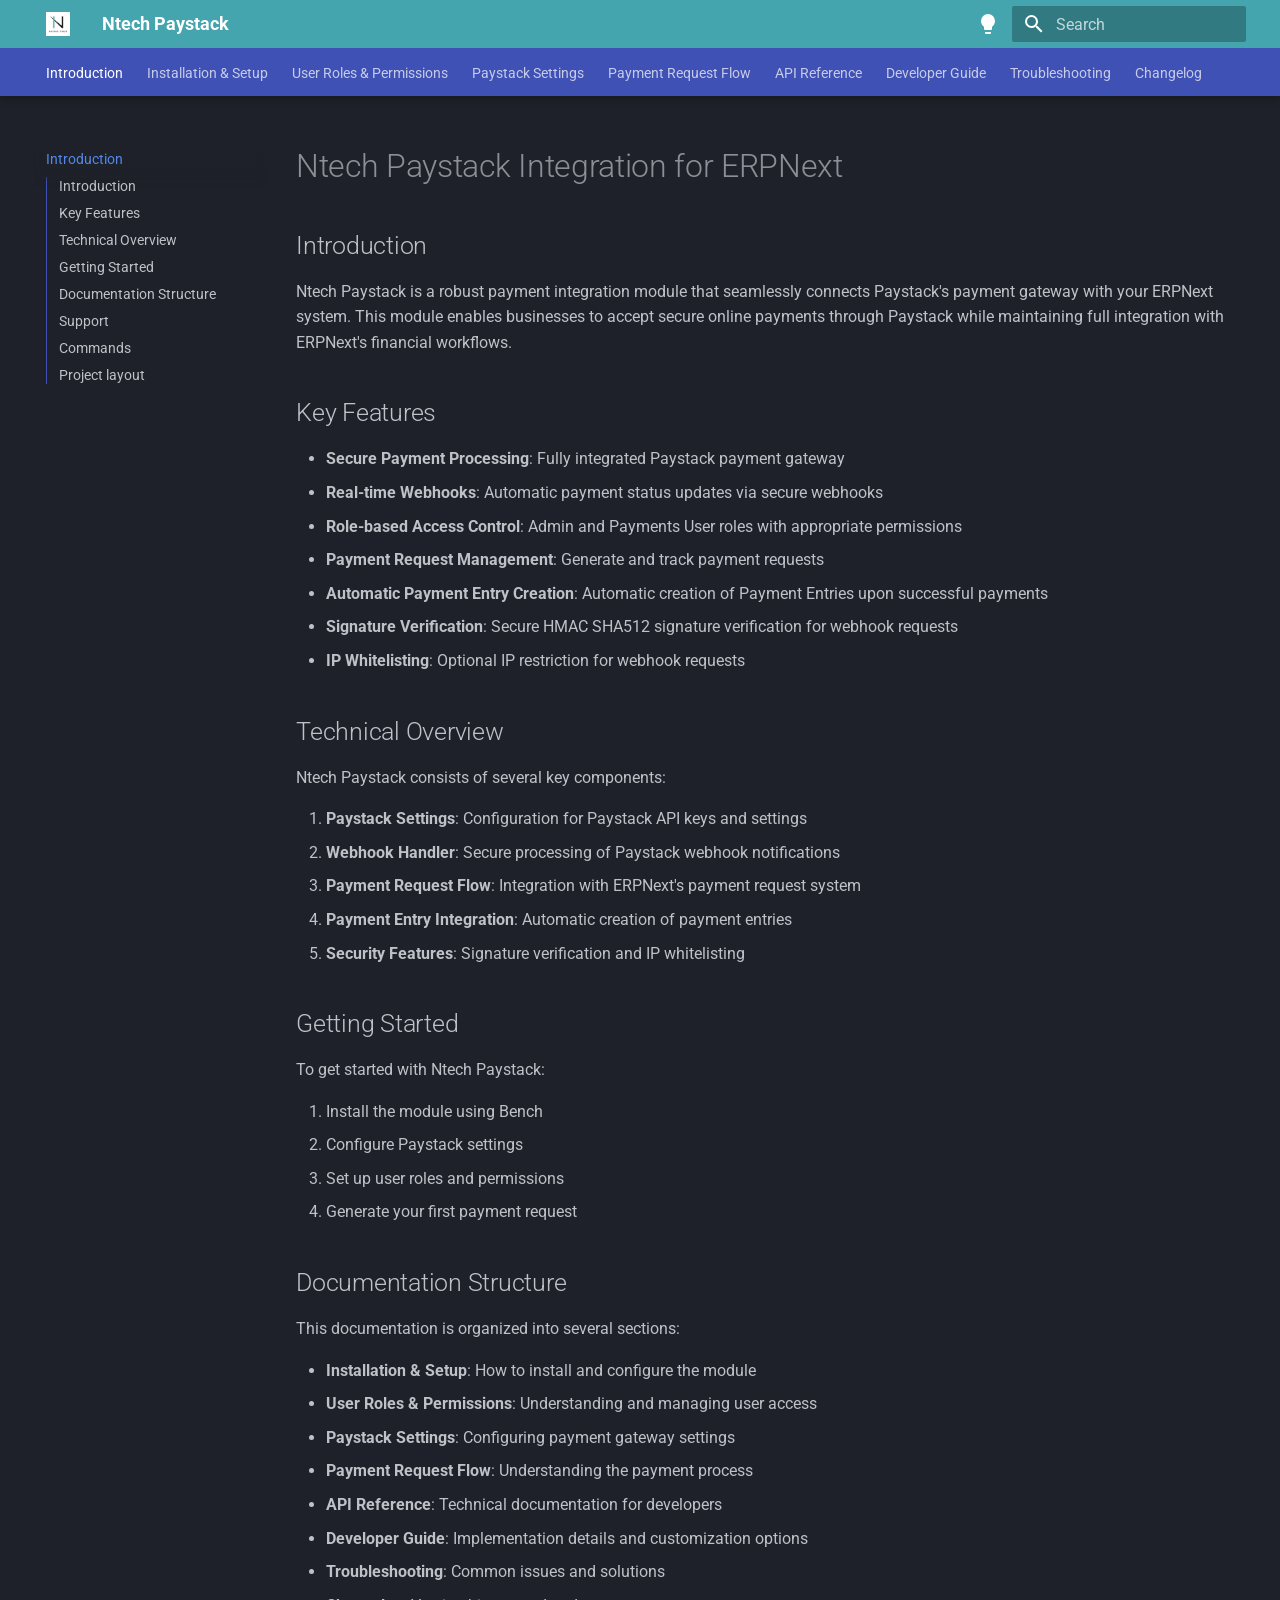
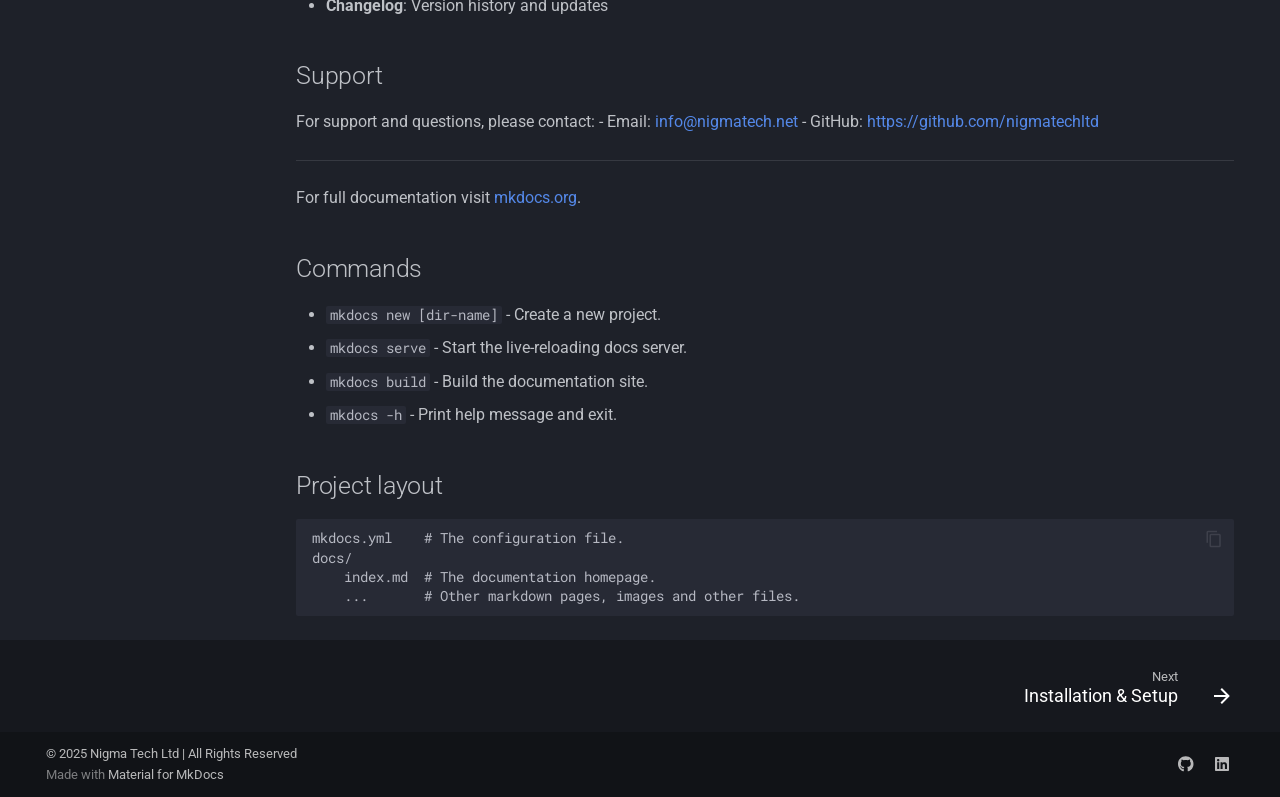
<file: index.html>
<!doctype html>
<html lang="en" class="no-js">
  <head>
    
      <meta charset="utf-8">
      <meta name="viewport" content="width=device-width,initial-scale=1">
      
        <meta name="description" content="Paystack Integration for ERPNext">
      
      
      
        <link rel="canonical" href="https://nigmatechltd.github.io/ntech_paystack/">
      
      
      
        <link rel="next" href="installation/">
      
      
      <link rel="icon" href="assets/images/favicon.png">
      <meta name="generator" content="mkdocs-1.6.1, mkdocs-material-9.6.15">
    
    
      
        <title>Ntech Paystack</title>
      
    
    
      <link rel="stylesheet" href="assets/stylesheets/main.342714a4.min.css">
      
        
        <link rel="stylesheet" href="assets/stylesheets/palette.06af60db.min.css">
      
      


    
    
      
    
    
      
        
        
        <link rel="preconnect" href="https://fonts.gstatic.com" crossorigin>
        <link rel="stylesheet" href="https://fonts.googleapis.com/css?family=Roboto:300,300i,400,400i,700,700i%7CRoboto+Mono:400,400i,700,700i&display=fallback">
        <style>:root{--md-text-font:"Roboto";--md-code-font:"Roboto Mono"}</style>
      
    
    
      <link rel="stylesheet" href="overrides/styles/extra.css">
    
    <script>__md_scope=new URL(".",location),__md_hash=e=>[...e].reduce(((e,_)=>(e<<5)-e+_.charCodeAt(0)),0),__md_get=(e,_=localStorage,t=__md_scope)=>JSON.parse(_.getItem(t.pathname+"."+e)),__md_set=(e,_,t=localStorage,a=__md_scope)=>{try{t.setItem(a.pathname+"."+e,JSON.stringify(_))}catch(e){}}</script>
    
      
  


  
  

<script id="__analytics">function __md_analytics(){function e(){dataLayer.push(arguments)}window.dataLayer=window.dataLayer||[],e("js",new Date),e("config","UA-XXXXXXXXX-X"),document.addEventListener("DOMContentLoaded",(function(){document.forms.search&&document.forms.search.query.addEventListener("blur",(function(){this.value&&e("event","search",{search_term:this.value})}));document$.subscribe((function(){var t=document.forms.feedback;if(void 0!==t)for(var a of t.querySelectorAll("[type=submit]"))a.addEventListener("click",(function(a){a.preventDefault();var n=document.location.pathname,d=this.getAttribute("data-md-value");e("event","feedback",{page:n,data:d}),t.firstElementChild.disabled=!0;var r=t.querySelector(".md-feedback__note [data-md-value='"+d+"']");r&&(r.hidden=!1)})),t.hidden=!1})),location$.subscribe((function(t){e("config","UA-XXXXXXXXX-X",{page_path:t.pathname})}))}));var t=document.createElement("script");t.async=!0,t.src="https://www.googletagmanager.com/gtag/js?id=UA-XXXXXXXXX-X",document.getElementById("__analytics").insertAdjacentElement("afterEnd",t)}</script>
  
    <script>"undefined"!=typeof __md_analytics&&__md_analytics()</script>
  

    
    
    
  </head>
  
  
    
    
      
    
    
    
    
    <body dir="ltr" data-md-color-scheme="slate" data-md-color-primary="indigo" data-md-color-accent="indigo">
  
    
    <input class="md-toggle" data-md-toggle="drawer" type="checkbox" id="__drawer" autocomplete="off">
    <input class="md-toggle" data-md-toggle="search" type="checkbox" id="__search" autocomplete="off">
    <label class="md-overlay" for="__drawer"></label>
    <div data-md-component="skip">
      
        
        <a href="#ntech-paystack-integration-for-erpnext" class="md-skip">
          Skip to content
        </a>
      
    </div>
    <div data-md-component="announce">
      
    </div>
    
    
      

  

<header class="md-header md-header--shadow md-header--lifted" data-md-component="header">
  <nav class="md-header__inner md-grid" aria-label="Header">
    <a href="." title="Ntech Paystack" class="md-header__button md-logo" aria-label="Ntech Paystack" data-md-component="logo">
      
  <img src="assets/nigmatechnologies_logo.png" alt="logo">

    </a>
    <label class="md-header__button md-icon" for="__drawer">
      
      <svg xmlns="http://www.w3.org/2000/svg" viewBox="0 0 24 24"><path d="M3 6h18v2H3zm0 5h18v2H3zm0 5h18v2H3z"/></svg>
    </label>
    <div class="md-header__title" data-md-component="header-title">
      <div class="md-header__ellipsis">
        <div class="md-header__topic">
          <span class="md-ellipsis">
            Ntech Paystack
          </span>
        </div>
        <div class="md-header__topic" data-md-component="header-topic">
          <span class="md-ellipsis">
            
              Introduction
            
          </span>
        </div>
      </div>
    </div>
    
      
        <form class="md-header__option" data-md-component="palette">
  
    
    
    
    <input class="md-option" data-md-color-media="" data-md-color-scheme="slate" data-md-color-primary="indigo" data-md-color-accent="indigo"  aria-label="Switch to light mode"  type="radio" name="__palette" id="__palette_0">
    
      <label class="md-header__button md-icon" title="Switch to light mode" for="__palette_1" hidden>
        <svg xmlns="http://www.w3.org/2000/svg" viewBox="0 0 24 24"><path d="M12 2a7 7 0 0 0-7 7c0 2.38 1.19 4.47 3 5.74V17a1 1 0 0 0 1 1h6a1 1 0 0 0 1-1v-2.26c1.81-1.27 3-3.36 3-5.74a7 7 0 0 0-7-7M9 21a1 1 0 0 0 1 1h4a1 1 0 0 0 1-1v-1H9z"/></svg>
      </label>
    
  
    
    
    
    <input class="md-option" data-md-color-media="" data-md-color-scheme="default" data-md-color-primary="indigo" data-md-color-accent="indigo"  aria-label="Switch to dark mode"  type="radio" name="__palette" id="__palette_1">
    
      <label class="md-header__button md-icon" title="Switch to dark mode" for="__palette_0" hidden>
        <svg xmlns="http://www.w3.org/2000/svg" viewBox="0 0 24 24"><path d="M12 2a7 7 0 0 1 7 7c0 2.38-1.19 4.47-3 5.74V17a1 1 0 0 1-1 1H9a1 1 0 0 1-1-1v-2.26C6.19 13.47 5 11.38 5 9a7 7 0 0 1 7-7M9 21v-1h6v1a1 1 0 0 1-1 1h-4a1 1 0 0 1-1-1m3-17a5 5 0 0 0-5 5c0 2.05 1.23 3.81 3 4.58V16h4v-2.42c1.77-.77 3-2.53 3-4.58a5 5 0 0 0-5-5"/></svg>
      </label>
    
  
</form>
      
    
    
      <script>var palette=__md_get("__palette");if(palette&&palette.color){if("(prefers-color-scheme)"===palette.color.media){var media=matchMedia("(prefers-color-scheme: light)"),input=document.querySelector(media.matches?"[data-md-color-media='(prefers-color-scheme: light)']":"[data-md-color-media='(prefers-color-scheme: dark)']");palette.color.media=input.getAttribute("data-md-color-media"),palette.color.scheme=input.getAttribute("data-md-color-scheme"),palette.color.primary=input.getAttribute("data-md-color-primary"),palette.color.accent=input.getAttribute("data-md-color-accent")}for(var[key,value]of Object.entries(palette.color))document.body.setAttribute("data-md-color-"+key,value)}</script>
    
    
    
      
      
        <label class="md-header__button md-icon" for="__search">
          
          <svg xmlns="http://www.w3.org/2000/svg" viewBox="0 0 24 24"><path d="M9.5 3A6.5 6.5 0 0 1 16 9.5c0 1.61-.59 3.09-1.56 4.23l.27.27h.79l5 5-1.5 1.5-5-5v-.79l-.27-.27A6.52 6.52 0 0 1 9.5 16 6.5 6.5 0 0 1 3 9.5 6.5 6.5 0 0 1 9.5 3m0 2C7 5 5 7 5 9.5S7 14 9.5 14 14 12 14 9.5 12 5 9.5 5"/></svg>
        </label>
        <div class="md-search" data-md-component="search" role="dialog">
  <label class="md-search__overlay" for="__search"></label>
  <div class="md-search__inner" role="search">
    <form class="md-search__form" name="search">
      <input type="text" class="md-search__input" name="query" aria-label="Search" placeholder="Search" autocapitalize="off" autocorrect="off" autocomplete="off" spellcheck="false" data-md-component="search-query" required>
      <label class="md-search__icon md-icon" for="__search">
        
        <svg xmlns="http://www.w3.org/2000/svg" viewBox="0 0 24 24"><path d="M9.5 3A6.5 6.5 0 0 1 16 9.5c0 1.61-.59 3.09-1.56 4.23l.27.27h.79l5 5-1.5 1.5-5-5v-.79l-.27-.27A6.52 6.52 0 0 1 9.5 16 6.5 6.5 0 0 1 3 9.5 6.5 6.5 0 0 1 9.5 3m0 2C7 5 5 7 5 9.5S7 14 9.5 14 14 12 14 9.5 12 5 9.5 5"/></svg>
        
        <svg xmlns="http://www.w3.org/2000/svg" viewBox="0 0 24 24"><path d="M20 11v2H8l5.5 5.5-1.42 1.42L4.16 12l7.92-7.92L13.5 5.5 8 11z"/></svg>
      </label>
      <nav class="md-search__options" aria-label="Search">
        
          <a href="javascript:void(0)" class="md-search__icon md-icon" title="Share" aria-label="Share" data-clipboard data-clipboard-text="" data-md-component="search-share" tabindex="-1">
            
            <svg xmlns="http://www.w3.org/2000/svg" viewBox="0 0 24 24"><path d="M18 16.08c-.76 0-1.44.3-1.96.77L8.91 12.7c.05-.23.09-.46.09-.7s-.04-.47-.09-.7l7.05-4.11c.54.5 1.25.81 2.04.81a3 3 0 0 0 3-3 3 3 0 0 0-3-3 3 3 0 0 0-3 3c0 .24.04.47.09.7L8.04 9.81C7.5 9.31 6.79 9 6 9a3 3 0 0 0-3 3 3 3 0 0 0 3 3c.79 0 1.5-.31 2.04-.81l7.12 4.15c-.05.21-.08.43-.08.66 0 1.61 1.31 2.91 2.92 2.91s2.92-1.3 2.92-2.91A2.92 2.92 0 0 0 18 16.08"/></svg>
          </a>
        
        <button type="reset" class="md-search__icon md-icon" title="Clear" aria-label="Clear" tabindex="-1">
          
          <svg xmlns="http://www.w3.org/2000/svg" viewBox="0 0 24 24"><path d="M19 6.41 17.59 5 12 10.59 6.41 5 5 6.41 10.59 12 5 17.59 6.41 19 12 13.41 17.59 19 19 17.59 13.41 12z"/></svg>
        </button>
      </nav>
      
        <div class="md-search__suggest" data-md-component="search-suggest"></div>
      
    </form>
    <div class="md-search__output">
      <div class="md-search__scrollwrap" tabindex="0" data-md-scrollfix>
        <div class="md-search-result" data-md-component="search-result">
          <div class="md-search-result__meta">
            Initializing search
          </div>
          <ol class="md-search-result__list" role="presentation"></ol>
        </div>
      </div>
    </div>
  </div>
</div>
      
    
    
  </nav>
  
    
      
<nav class="md-tabs" aria-label="Tabs" data-md-component="tabs">
  <div class="md-grid">
    <ul class="md-tabs__list">
      
        
  
  
  
    
  
  
    <li class="md-tabs__item md-tabs__item--active">
      <a href="." class="md-tabs__link">
        
  
  
    
  
  Introduction

      </a>
    </li>
  

      
        
  
  
  
  
    <li class="md-tabs__item">
      <a href="installation/" class="md-tabs__link">
        
  
  
    
  
  Installation & Setup

      </a>
    </li>
  

      
        
  
  
  
  
    <li class="md-tabs__item">
      <a href="roles/" class="md-tabs__link">
        
  
  
    
  
  User Roles & Permissions

      </a>
    </li>
  

      
        
  
  
  
  
    <li class="md-tabs__item">
      <a href="settings/" class="md-tabs__link">
        
  
  
    
  
  Paystack Settings

      </a>
    </li>
  

      
        
  
  
  
  
    <li class="md-tabs__item">
      <a href="payment_flow/" class="md-tabs__link">
        
  
  
    
  
  Payment Request Flow

      </a>
    </li>
  

      
        
  
  
  
  
    <li class="md-tabs__item">
      <a href="api/" class="md-tabs__link">
        
  
  
    
  
  API Reference

      </a>
    </li>
  

      
        
  
  
  
  
    <li class="md-tabs__item">
      <a href="developer_guide/" class="md-tabs__link">
        
  
  
    
  
  Developer Guide

      </a>
    </li>
  

      
        
  
  
  
  
    <li class="md-tabs__item">
      <a href="troubleshooting/" class="md-tabs__link">
        
  
  
    
  
  Troubleshooting

      </a>
    </li>
  

      
        
  
  
  
  
    <li class="md-tabs__item">
      <a href="changelog/" class="md-tabs__link">
        
  
  
    
  
  Changelog

      </a>
    </li>
  

      
    </ul>
  </div>
</nav>
    
  
</header>
    
    <div class="md-container" data-md-component="container">
      
      
        
      
      <main class="md-main" data-md-component="main">
        <div class="md-main__inner md-grid">
          
            
              
              <div class="md-sidebar md-sidebar--primary" data-md-component="sidebar" data-md-type="navigation" >
                <div class="md-sidebar__scrollwrap">
                  <div class="md-sidebar__inner">
                    


  


  

<nav class="md-nav md-nav--primary md-nav--lifted md-nav--integrated" aria-label="Navigation" data-md-level="0">
  <label class="md-nav__title" for="__drawer">
    <a href="." title="Ntech Paystack" class="md-nav__button md-logo" aria-label="Ntech Paystack" data-md-component="logo">
      
  <img src="assets/nigmatechnologies_logo.png" alt="logo">

    </a>
    Ntech Paystack
  </label>
  
  <ul class="md-nav__list" data-md-scrollfix>
    
      
      
  
  
    
  
  
  
    <li class="md-nav__item md-nav__item--active">
      
      <input class="md-nav__toggle md-toggle" type="checkbox" id="__toc">
      
      
        
      
      
        <label class="md-nav__link md-nav__link--active" for="__toc">
          
  
  
  <span class="md-ellipsis">
    Introduction
    
  </span>
  

          <span class="md-nav__icon md-icon"></span>
        </label>
      
      <a href="." class="md-nav__link md-nav__link--active">
        
  
  
  <span class="md-ellipsis">
    Introduction
    
  </span>
  

      </a>
      
        

<nav class="md-nav md-nav--secondary" aria-label="Table of contents">
  
  
  
    
  
  
    <label class="md-nav__title" for="__toc">
      <span class="md-nav__icon md-icon"></span>
      Table of contents
    </label>
    <ul class="md-nav__list" data-md-component="toc" data-md-scrollfix>
      
        <li class="md-nav__item">
  <a href="#introduction" class="md-nav__link">
    <span class="md-ellipsis">
      Introduction
    </span>
  </a>
  
</li>
      
        <li class="md-nav__item">
  <a href="#key-features" class="md-nav__link">
    <span class="md-ellipsis">
      Key Features
    </span>
  </a>
  
</li>
      
        <li class="md-nav__item">
  <a href="#technical-overview" class="md-nav__link">
    <span class="md-ellipsis">
      Technical Overview
    </span>
  </a>
  
</li>
      
        <li class="md-nav__item">
  <a href="#getting-started" class="md-nav__link">
    <span class="md-ellipsis">
      Getting Started
    </span>
  </a>
  
</li>
      
        <li class="md-nav__item">
  <a href="#documentation-structure" class="md-nav__link">
    <span class="md-ellipsis">
      Documentation Structure
    </span>
  </a>
  
</li>
      
        <li class="md-nav__item">
  <a href="#support" class="md-nav__link">
    <span class="md-ellipsis">
      Support
    </span>
  </a>
  
</li>
      
        <li class="md-nav__item">
  <a href="#commands" class="md-nav__link">
    <span class="md-ellipsis">
      Commands
    </span>
  </a>
  
</li>
      
        <li class="md-nav__item">
  <a href="#project-layout" class="md-nav__link">
    <span class="md-ellipsis">
      Project layout
    </span>
  </a>
  
</li>
      
    </ul>
  
</nav>
      
    </li>
  

    
      
      
  
  
  
  
    <li class="md-nav__item">
      <a href="installation/" class="md-nav__link">
        
  
  
  <span class="md-ellipsis">
    Installation & Setup
    
  </span>
  

      </a>
    </li>
  

    
      
      
  
  
  
  
    <li class="md-nav__item">
      <a href="roles/" class="md-nav__link">
        
  
  
  <span class="md-ellipsis">
    User Roles & Permissions
    
  </span>
  

      </a>
    </li>
  

    
      
      
  
  
  
  
    <li class="md-nav__item">
      <a href="settings/" class="md-nav__link">
        
  
  
  <span class="md-ellipsis">
    Paystack Settings
    
  </span>
  

      </a>
    </li>
  

    
      
      
  
  
  
  
    <li class="md-nav__item">
      <a href="payment_flow/" class="md-nav__link">
        
  
  
  <span class="md-ellipsis">
    Payment Request Flow
    
  </span>
  

      </a>
    </li>
  

    
      
      
  
  
  
  
    <li class="md-nav__item">
      <a href="api/" class="md-nav__link">
        
  
  
  <span class="md-ellipsis">
    API Reference
    
  </span>
  

      </a>
    </li>
  

    
      
      
  
  
  
  
    <li class="md-nav__item">
      <a href="developer_guide/" class="md-nav__link">
        
  
  
  <span class="md-ellipsis">
    Developer Guide
    
  </span>
  

      </a>
    </li>
  

    
      
      
  
  
  
  
    <li class="md-nav__item">
      <a href="troubleshooting/" class="md-nav__link">
        
  
  
  <span class="md-ellipsis">
    Troubleshooting
    
  </span>
  

      </a>
    </li>
  

    
      
      
  
  
  
  
    <li class="md-nav__item">
      <a href="changelog/" class="md-nav__link">
        
  
  
  <span class="md-ellipsis">
    Changelog
    
  </span>
  

      </a>
    </li>
  

    
  </ul>
</nav>
                  </div>
                </div>
              </div>
            
            
          
          
            <div class="md-content" data-md-component="content">
              <article class="md-content__inner md-typeset">
                
                  


  
  


<h1 id="ntech-paystack-integration-for-erpnext">Ntech Paystack Integration for ERPNext<a class="headerlink" href="#ntech-paystack-integration-for-erpnext" title="Permanent link">&para;</a></h1>
<h2 id="introduction">Introduction<a class="headerlink" href="#introduction" title="Permanent link">&para;</a></h2>
<p>Ntech Paystack is a robust payment integration module that seamlessly connects Paystack's payment gateway with your ERPNext system. This module enables businesses to accept secure online payments through Paystack while maintaining full integration with ERPNext's financial workflows.</p>
<h2 id="key-features">Key Features<a class="headerlink" href="#key-features" title="Permanent link">&para;</a></h2>
<ul>
<li><strong>Secure Payment Processing</strong>: Fully integrated Paystack payment gateway</li>
<li><strong>Real-time Webhooks</strong>: Automatic payment status updates via secure webhooks</li>
<li><strong>Role-based Access Control</strong>: Admin and Payments User roles with appropriate permissions</li>
<li><strong>Payment Request Management</strong>: Generate and track payment requests</li>
<li><strong>Automatic Payment Entry Creation</strong>: Automatic creation of Payment Entries upon successful payments</li>
<li><strong>Signature Verification</strong>: Secure HMAC SHA512 signature verification for webhook requests</li>
<li><strong>IP Whitelisting</strong>: Optional IP restriction for webhook requests</li>
</ul>
<h2 id="technical-overview">Technical Overview<a class="headerlink" href="#technical-overview" title="Permanent link">&para;</a></h2>
<p>Ntech Paystack consists of several key components:</p>
<ol>
<li><strong>Paystack Settings</strong>: Configuration for Paystack API keys and settings</li>
<li><strong>Webhook Handler</strong>: Secure processing of Paystack webhook notifications</li>
<li><strong>Payment Request Flow</strong>: Integration with ERPNext's payment request system</li>
<li><strong>Payment Entry Integration</strong>: Automatic creation of payment entries</li>
<li><strong>Security Features</strong>: Signature verification and IP whitelisting</li>
</ol>
<h2 id="getting-started">Getting Started<a class="headerlink" href="#getting-started" title="Permanent link">&para;</a></h2>
<p>To get started with Ntech Paystack:</p>
<ol>
<li>Install the module using Bench</li>
<li>Configure Paystack settings</li>
<li>Set up user roles and permissions</li>
<li>Generate your first payment request</li>
</ol>
<h2 id="documentation-structure">Documentation Structure<a class="headerlink" href="#documentation-structure" title="Permanent link">&para;</a></h2>
<p>This documentation is organized into several sections:</p>
<ul>
<li><strong>Installation &amp; Setup</strong>: How to install and configure the module</li>
<li><strong>User Roles &amp; Permissions</strong>: Understanding and managing user access</li>
<li><strong>Paystack Settings</strong>: Configuring payment gateway settings</li>
<li><strong>Payment Request Flow</strong>: Understanding the payment process</li>
<li><strong>API Reference</strong>: Technical documentation for developers</li>
<li><strong>Developer Guide</strong>: Implementation details and customization options</li>
<li><strong>Troubleshooting</strong>: Common issues and solutions</li>
<li><strong>Changelog</strong>: Version history and updates</li>
</ul>
<h2 id="support">Support<a class="headerlink" href="#support" title="Permanent link">&para;</a></h2>
<p>For support and questions, please contact:
- Email: <a href="&#109;&#97;&#105;&#108;&#116;&#111;&#58;&#105;&#110;&#102;&#111;&#64;&#110;&#105;&#103;&#109;&#97;&#116;&#101;&#99;&#104;&#46;&#110;&#101;&#116;">&#105;&#110;&#102;&#111;&#64;&#110;&#105;&#103;&#109;&#97;&#116;&#101;&#99;&#104;&#46;&#110;&#101;&#116;</a>
- GitHub: <a href="https://github.com/nigmatechltd">https://github.com/nigmatechltd</a></p>
<hr />
<p>For full documentation visit <a href="https://www.mkdocs.org">mkdocs.org</a>.</p>
<h2 id="commands">Commands<a class="headerlink" href="#commands" title="Permanent link">&para;</a></h2>
<ul>
<li><code>mkdocs new [dir-name]</code> - Create a new project.</li>
<li><code>mkdocs serve</code> - Start the live-reloading docs server.</li>
<li><code>mkdocs build</code> - Build the documentation site.</li>
<li><code>mkdocs -h</code> - Print help message and exit.</li>
</ul>
<h2 id="project-layout">Project layout<a class="headerlink" href="#project-layout" title="Permanent link">&para;</a></h2>
<div class="codehilite"><pre><span></span><code>mkdocs.yml    # The configuration file.
docs/
    index.md  # The documentation homepage.
    ...       # Other markdown pages, images and other files.
</code></pre></div>









  




                
              </article>
            </div>
          
          
  <script>var tabs=__md_get("__tabs");if(Array.isArray(tabs))e:for(var set of document.querySelectorAll(".tabbed-set")){var labels=set.querySelector(".tabbed-labels");for(var tab of tabs)for(var label of labels.getElementsByTagName("label"))if(label.innerText.trim()===tab){var input=document.getElementById(label.htmlFor);input.checked=!0;continue e}}</script>

<script>var target=document.getElementById(location.hash.slice(1));target&&target.name&&(target.checked=target.name.startsWith("__tabbed_"))</script>
        </div>
        
          <button type="button" class="md-top md-icon" data-md-component="top" hidden>
  
  <svg xmlns="http://www.w3.org/2000/svg" viewBox="0 0 24 24"><path d="M13 20h-2V8l-5.5 5.5-1.42-1.42L12 4.16l7.92 7.92-1.42 1.42L13 8z"/></svg>
  Back to top
</button>
        
      </main>
      
        <footer class="md-footer">
  
    
      
      <nav class="md-footer__inner md-grid" aria-label="Footer" >
        
        
          
          <a href="installation/" class="md-footer__link md-footer__link--next" aria-label="Next: Installation &amp; Setup">
            <div class="md-footer__title">
              <span class="md-footer__direction">
                Next
              </span>
              <div class="md-ellipsis">
                Installation & Setup
              </div>
            </div>
            <div class="md-footer__button md-icon">
              
              <svg xmlns="http://www.w3.org/2000/svg" viewBox="0 0 24 24"><path d="M4 11v2h12l-5.5 5.5 1.42 1.42L19.84 12l-7.92-7.92L10.5 5.5 16 11z"/></svg>
            </div>
          </a>
        
      </nav>
    
  
  <div class="md-footer-meta md-typeset">
    <div class="md-footer-meta__inner md-grid">
      <div class="md-copyright">
  
    <div class="md-copyright__highlight">
      © 2025 <a href="https://github.com/nigmatechltd" target="_blank" rel="noopener">Nigma Tech Ltd</a> | All Rights Reserved
    </div>
  
  
    Made with
    <a href="https://squidfunk.github.io/mkdocs-material/" target="_blank" rel="noopener">
      Material for MkDocs
    </a>
  
</div>
      
        <div class="md-social">
  
    
    
    
    
      
      
    
    <a href="https://github.com/nigmatechltd" target="_blank" rel="noopener" title="github.com" class="md-social__link">
      <svg xmlns="http://www.w3.org/2000/svg" viewBox="0 0 496 512"><!--! Font Awesome Free 6.7.2 by @fontawesome - https://fontawesome.com License - https://fontawesome.com/license/free (Icons: CC BY 4.0, Fonts: SIL OFL 1.1, Code: MIT License) Copyright 2024 Fonticons, Inc.--><path d="M165.9 397.4c0 2-2.3 3.6-5.2 3.6-3.3.3-5.6-1.3-5.6-3.6 0-2 2.3-3.6 5.2-3.6 3-.3 5.6 1.3 5.6 3.6m-31.1-4.5c-.7 2 1.3 4.3 4.3 4.9 2.6 1 5.6 0 6.2-2s-1.3-4.3-4.3-5.2c-2.6-.7-5.5.3-6.2 2.3m44.2-1.7c-2.9.7-4.9 2.6-4.6 4.9.3 2 2.9 3.3 5.9 2.6 2.9-.7 4.9-2.6 4.6-4.6-.3-1.9-3-3.2-5.9-2.9M244.8 8C106.1 8 0 113.3 0 252c0 110.9 69.8 205.8 169.5 239.2 12.8 2.3 17.3-5.6 17.3-12.1 0-6.2-.3-40.4-.3-61.4 0 0-70 15-84.7-29.8 0 0-11.4-29.1-27.8-36.6 0 0-22.9-15.7 1.6-15.4 0 0 24.9 2 38.6 25.8 21.9 38.6 58.6 27.5 72.9 20.9 2.3-16 8.8-27.1 16-33.7-55.9-6.2-112.3-14.3-112.3-110.5 0-27.5 7.6-41.3 23.6-58.9-2.6-6.5-11.1-33.3 2.6-67.9 20.9-6.5 69 27 69 27 20-5.6 41.5-8.5 62.8-8.5s42.8 2.9 62.8 8.5c0 0 48.1-33.6 69-27 13.7 34.7 5.2 61.4 2.6 67.9 16 17.7 25.8 31.5 25.8 58.9 0 96.5-58.9 104.2-114.8 110.5 9.2 7.9 17 22.9 17 46.4 0 33.7-.3 75.4-.3 83.6 0 6.5 4.6 14.4 17.3 12.1C428.2 457.8 496 362.9 496 252 496 113.3 383.5 8 244.8 8M97.2 352.9c-1.3 1-1 3.3.7 5.2 1.6 1.6 3.9 2.3 5.2 1 1.3-1 1-3.3-.7-5.2-1.6-1.6-3.9-2.3-5.2-1m-10.8-8.1c-.7 1.3.3 2.9 2.3 3.9 1.6 1 3.6.7 4.3-.7.7-1.3-.3-2.9-2.3-3.9-2-.6-3.6-.3-4.3.7m32.4 35.6c-1.6 1.3-1 4.3 1.3 6.2 2.3 2.3 5.2 2.6 6.5 1 1.3-1.3.7-4.3-1.3-6.2-2.2-2.3-5.2-2.6-6.5-1m-11.4-14.7c-1.6 1-1.6 3.6 0 5.9s4.3 3.3 5.6 2.3c1.6-1.3 1.6-3.9 0-6.2-1.4-2.3-4-3.3-5.6-2"/></svg>
    </a>
  
    
    
    
    
      
      
    
    <a href="https://www.linkedin.com/company/nigmatechltd" target="_blank" rel="noopener" title="www.linkedin.com" class="md-social__link">
      <svg xmlns="http://www.w3.org/2000/svg" viewBox="0 0 448 512"><!--! Font Awesome Free 6.7.2 by @fontawesome - https://fontawesome.com License - https://fontawesome.com/license/free (Icons: CC BY 4.0, Fonts: SIL OFL 1.1, Code: MIT License) Copyright 2024 Fonticons, Inc.--><path d="M416 32H31.9C14.3 32 0 46.5 0 64.3v383.4C0 465.5 14.3 480 31.9 480H416c17.6 0 32-14.5 32-32.3V64.3c0-17.8-14.4-32.3-32-32.3M135.4 416H69V202.2h66.5V416zm-33.2-243c-21.3 0-38.5-17.3-38.5-38.5S80.9 96 102.2 96c21.2 0 38.5 17.3 38.5 38.5 0 21.3-17.2 38.5-38.5 38.5m282.1 243h-66.4V312c0-24.8-.5-56.7-34.5-56.7-34.6 0-39.9 27-39.9 54.9V416h-66.4V202.2h63.7v29.2h.9c8.9-16.8 30.6-34.5 62.9-34.5 67.2 0 79.7 44.3 79.7 101.9z"/></svg>
    </a>
  
</div>
      
    </div>
  </div>
</footer>
      
    </div>
    <div class="md-dialog" data-md-component="dialog">
      <div class="md-dialog__inner md-typeset"></div>
    </div>
    
    
    
      
      <script id="__config" type="application/json">{"base": ".", "features": ["navigation.tabs", "navigation.tabs.sticky", "navigation.indexes", "navigation.top", "navigation.footer", "search.highlight", "search.suggest", "search.share", "content.code.annotation", "content.code.copy", "content.code.multiline", "content.tables", "content.tabs.link", "toc.integrate"], "search": "assets/javascripts/workers/search.d50fe291.min.js", "tags": null, "translations": {"clipboard.copied": "Copied to clipboard", "clipboard.copy": "Copy to clipboard", "search.result.more.one": "1 more on this page", "search.result.more.other": "# more on this page", "search.result.none": "No matching documents", "search.result.one": "1 matching document", "search.result.other": "# matching documents", "search.result.placeholder": "Type to start searching", "search.result.term.missing": "Missing", "select.version": "Select version"}, "version": null}</script>
    
    
      <script src="assets/javascripts/bundle.56ea9cef.min.js"></script>
      
    
  </body>
</html>
</file>
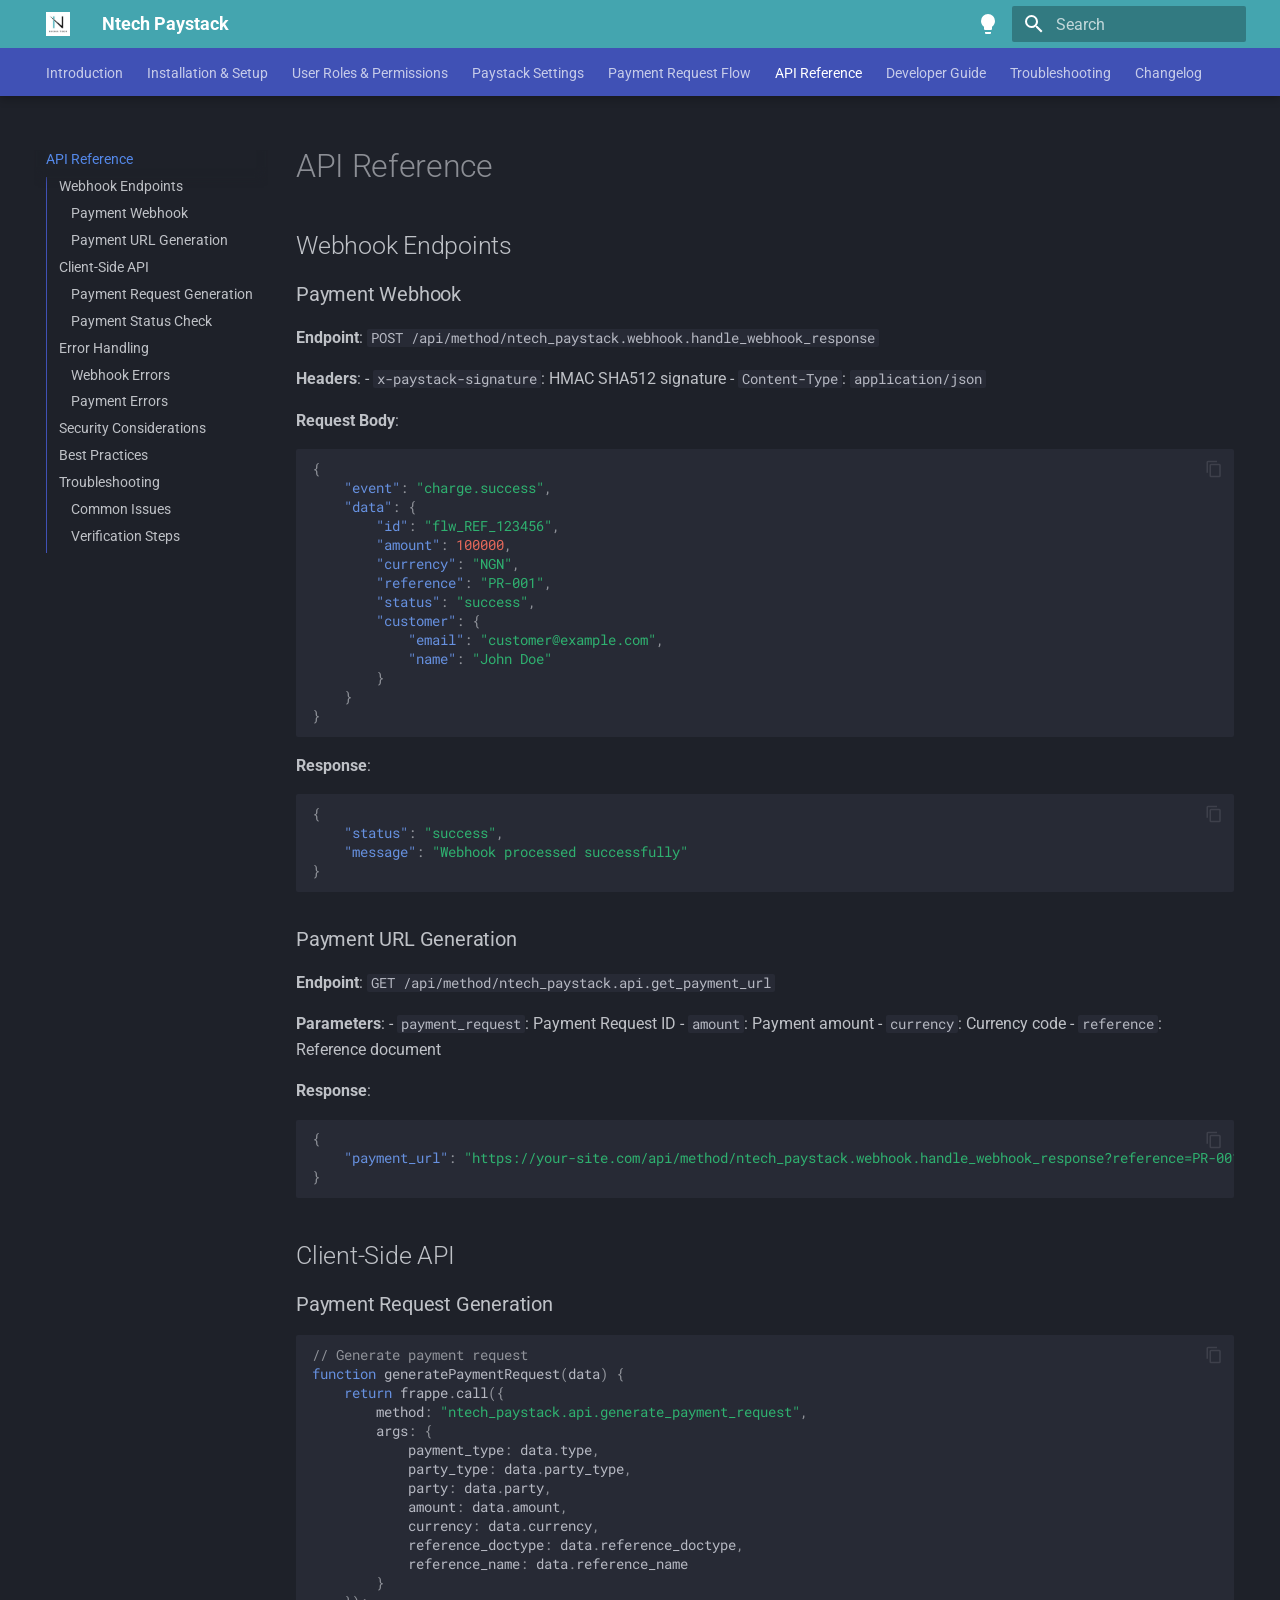
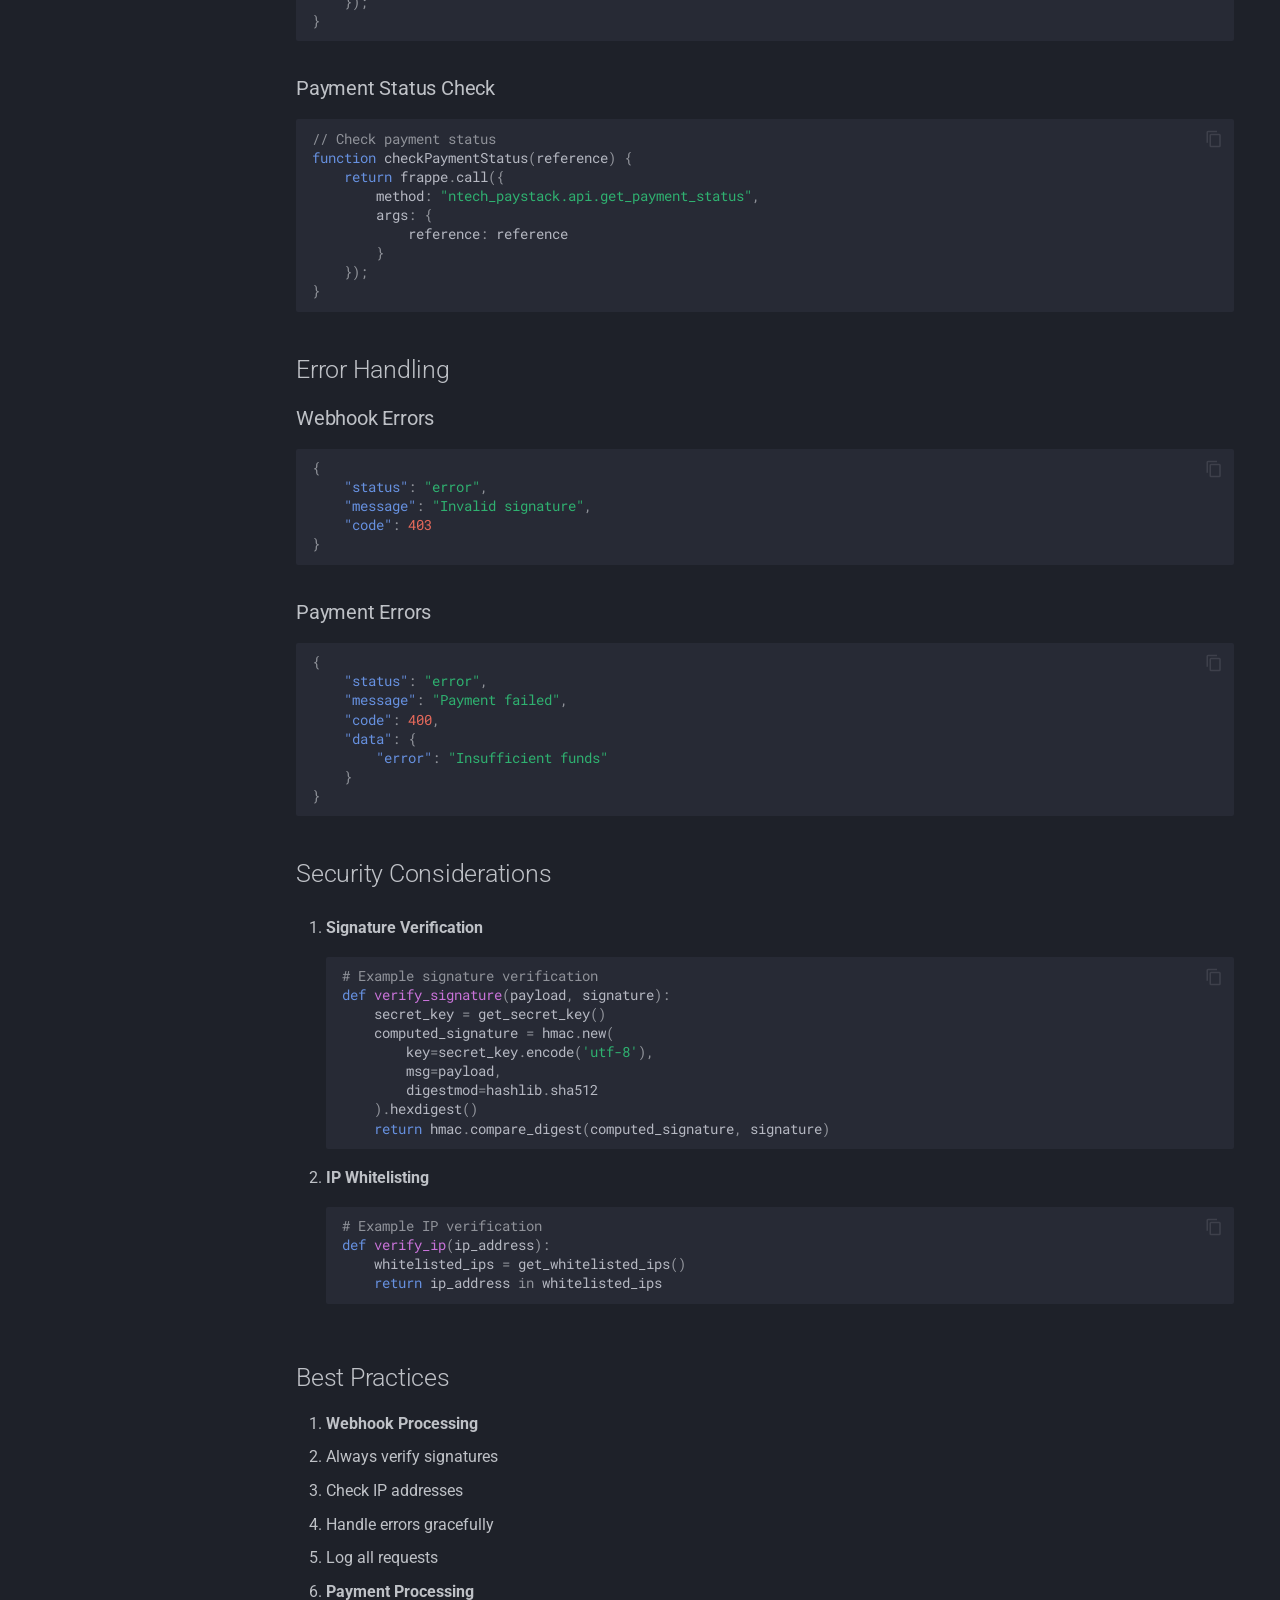
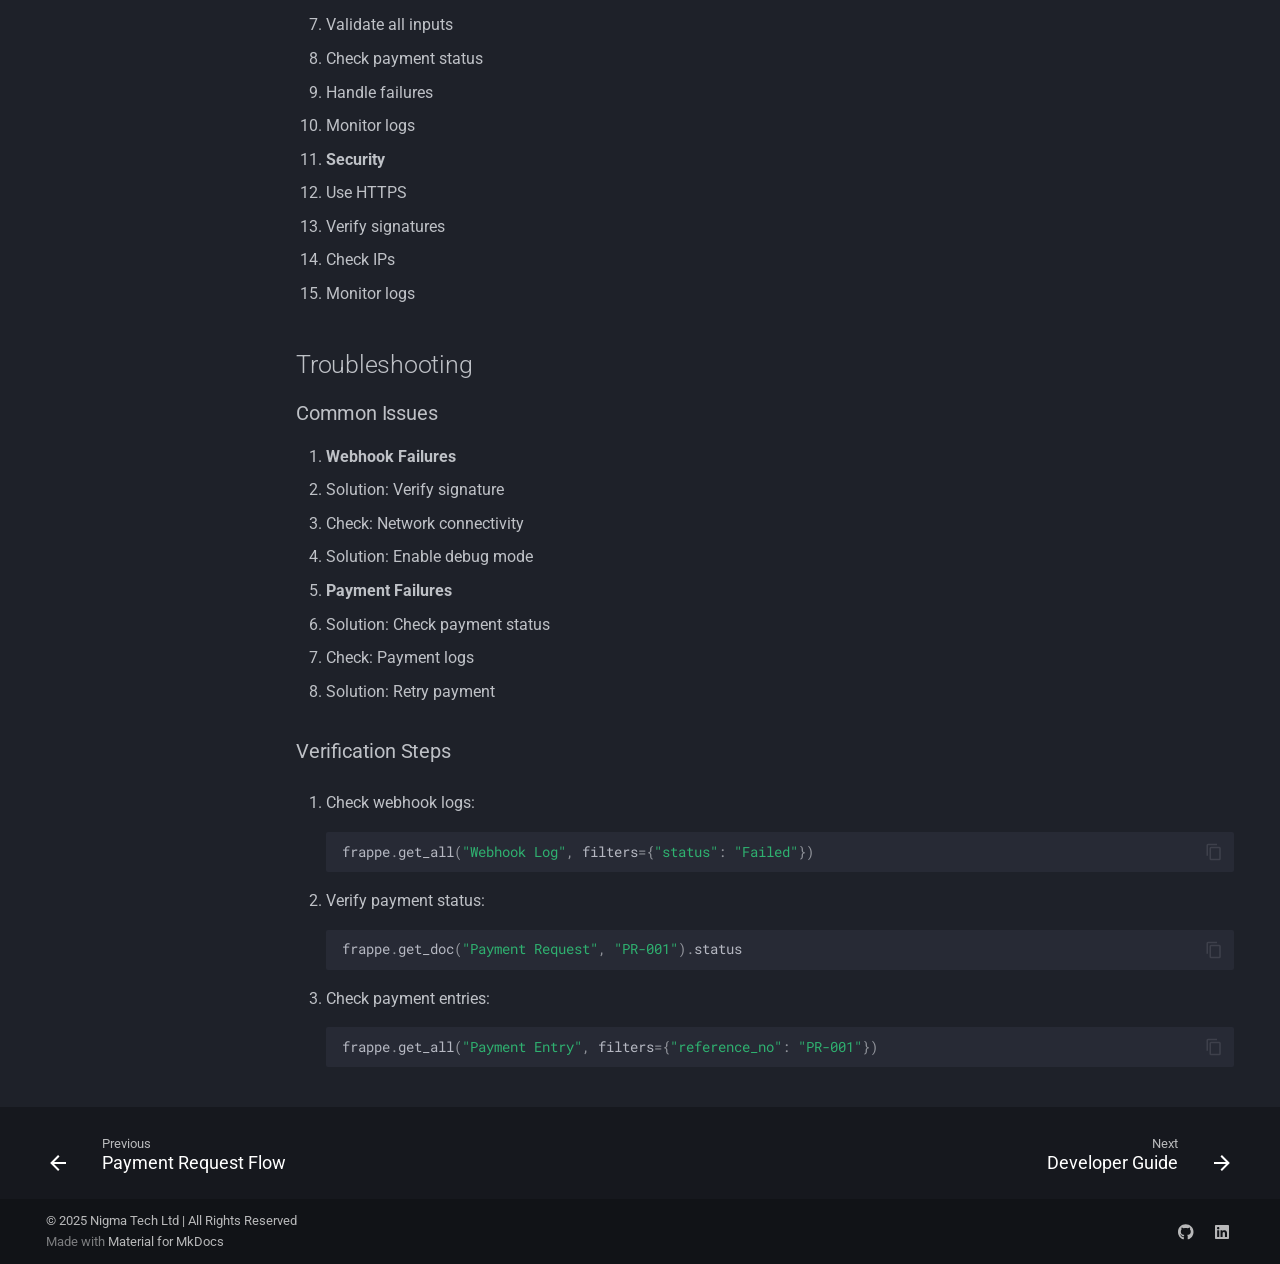
<file: api/index.html>
<!doctype html>
<html lang="en" class="no-js">
  <head>
    
      <meta charset="utf-8">
      <meta name="viewport" content="width=device-width,initial-scale=1">
      
        <meta name="description" content="Paystack Integration for ERPNext">
      
      
      
        <link rel="canonical" href="https://nigmatechltd.github.io/ntech_paystack/api/">
      
      
        <link rel="prev" href="../payment_flow/">
      
      
        <link rel="next" href="../developer_guide/">
      
      
      <link rel="icon" href="../assets/images/favicon.png">
      <meta name="generator" content="mkdocs-1.6.1, mkdocs-material-9.6.15">
    
    
      
        <title>API Reference - Ntech Paystack</title>
      
    
    
      <link rel="stylesheet" href="../assets/stylesheets/main.342714a4.min.css">
      
        
        <link rel="stylesheet" href="../assets/stylesheets/palette.06af60db.min.css">
      
      


    
    
      
    
    
      
        
        
        <link rel="preconnect" href="https://fonts.gstatic.com" crossorigin>
        <link rel="stylesheet" href="https://fonts.googleapis.com/css?family=Roboto:300,300i,400,400i,700,700i%7CRoboto+Mono:400,400i,700,700i&display=fallback">
        <style>:root{--md-text-font:"Roboto";--md-code-font:"Roboto Mono"}</style>
      
    
    
      <link rel="stylesheet" href="../overrides/styles/extra.css">
    
    <script>__md_scope=new URL("..",location),__md_hash=e=>[...e].reduce(((e,_)=>(e<<5)-e+_.charCodeAt(0)),0),__md_get=(e,_=localStorage,t=__md_scope)=>JSON.parse(_.getItem(t.pathname+"."+e)),__md_set=(e,_,t=localStorage,a=__md_scope)=>{try{t.setItem(a.pathname+"."+e,JSON.stringify(_))}catch(e){}}</script>
    
      
  


  
  

<script id="__analytics">function __md_analytics(){function e(){dataLayer.push(arguments)}window.dataLayer=window.dataLayer||[],e("js",new Date),e("config","UA-XXXXXXXXX-X"),document.addEventListener("DOMContentLoaded",(function(){document.forms.search&&document.forms.search.query.addEventListener("blur",(function(){this.value&&e("event","search",{search_term:this.value})}));document$.subscribe((function(){var t=document.forms.feedback;if(void 0!==t)for(var a of t.querySelectorAll("[type=submit]"))a.addEventListener("click",(function(a){a.preventDefault();var n=document.location.pathname,d=this.getAttribute("data-md-value");e("event","feedback",{page:n,data:d}),t.firstElementChild.disabled=!0;var r=t.querySelector(".md-feedback__note [data-md-value='"+d+"']");r&&(r.hidden=!1)})),t.hidden=!1})),location$.subscribe((function(t){e("config","UA-XXXXXXXXX-X",{page_path:t.pathname})}))}));var t=document.createElement("script");t.async=!0,t.src="https://www.googletagmanager.com/gtag/js?id=UA-XXXXXXXXX-X",document.getElementById("__analytics").insertAdjacentElement("afterEnd",t)}</script>
  
    <script>"undefined"!=typeof __md_analytics&&__md_analytics()</script>
  

    
    
    
  </head>
  
  
    
    
      
    
    
    
    
    <body dir="ltr" data-md-color-scheme="slate" data-md-color-primary="indigo" data-md-color-accent="indigo">
  
    
    <input class="md-toggle" data-md-toggle="drawer" type="checkbox" id="__drawer" autocomplete="off">
    <input class="md-toggle" data-md-toggle="search" type="checkbox" id="__search" autocomplete="off">
    <label class="md-overlay" for="__drawer"></label>
    <div data-md-component="skip">
      
        
        <a href="#api-reference" class="md-skip">
          Skip to content
        </a>
      
    </div>
    <div data-md-component="announce">
      
    </div>
    
    
      

  

<header class="md-header md-header--shadow md-header--lifted" data-md-component="header">
  <nav class="md-header__inner md-grid" aria-label="Header">
    <a href=".." title="Ntech Paystack" class="md-header__button md-logo" aria-label="Ntech Paystack" data-md-component="logo">
      
  <img src="../assets/nigmatechnologies_logo.png" alt="logo">

    </a>
    <label class="md-header__button md-icon" for="__drawer">
      
      <svg xmlns="http://www.w3.org/2000/svg" viewBox="0 0 24 24"><path d="M3 6h18v2H3zm0 5h18v2H3zm0 5h18v2H3z"/></svg>
    </label>
    <div class="md-header__title" data-md-component="header-title">
      <div class="md-header__ellipsis">
        <div class="md-header__topic">
          <span class="md-ellipsis">
            Ntech Paystack
          </span>
        </div>
        <div class="md-header__topic" data-md-component="header-topic">
          <span class="md-ellipsis">
            
              API Reference
            
          </span>
        </div>
      </div>
    </div>
    
      
        <form class="md-header__option" data-md-component="palette">
  
    
    
    
    <input class="md-option" data-md-color-media="" data-md-color-scheme="slate" data-md-color-primary="indigo" data-md-color-accent="indigo"  aria-label="Switch to light mode"  type="radio" name="__palette" id="__palette_0">
    
      <label class="md-header__button md-icon" title="Switch to light mode" for="__palette_1" hidden>
        <svg xmlns="http://www.w3.org/2000/svg" viewBox="0 0 24 24"><path d="M12 2a7 7 0 0 0-7 7c0 2.38 1.19 4.47 3 5.74V17a1 1 0 0 0 1 1h6a1 1 0 0 0 1-1v-2.26c1.81-1.27 3-3.36 3-5.74a7 7 0 0 0-7-7M9 21a1 1 0 0 0 1 1h4a1 1 0 0 0 1-1v-1H9z"/></svg>
      </label>
    
  
    
    
    
    <input class="md-option" data-md-color-media="" data-md-color-scheme="default" data-md-color-primary="indigo" data-md-color-accent="indigo"  aria-label="Switch to dark mode"  type="radio" name="__palette" id="__palette_1">
    
      <label class="md-header__button md-icon" title="Switch to dark mode" for="__palette_0" hidden>
        <svg xmlns="http://www.w3.org/2000/svg" viewBox="0 0 24 24"><path d="M12 2a7 7 0 0 1 7 7c0 2.38-1.19 4.47-3 5.74V17a1 1 0 0 1-1 1H9a1 1 0 0 1-1-1v-2.26C6.19 13.47 5 11.38 5 9a7 7 0 0 1 7-7M9 21v-1h6v1a1 1 0 0 1-1 1h-4a1 1 0 0 1-1-1m3-17a5 5 0 0 0-5 5c0 2.05 1.23 3.81 3 4.58V16h4v-2.42c1.77-.77 3-2.53 3-4.58a5 5 0 0 0-5-5"/></svg>
      </label>
    
  
</form>
      
    
    
      <script>var palette=__md_get("__palette");if(palette&&palette.color){if("(prefers-color-scheme)"===palette.color.media){var media=matchMedia("(prefers-color-scheme: light)"),input=document.querySelector(media.matches?"[data-md-color-media='(prefers-color-scheme: light)']":"[data-md-color-media='(prefers-color-scheme: dark)']");palette.color.media=input.getAttribute("data-md-color-media"),palette.color.scheme=input.getAttribute("data-md-color-scheme"),palette.color.primary=input.getAttribute("data-md-color-primary"),palette.color.accent=input.getAttribute("data-md-color-accent")}for(var[key,value]of Object.entries(palette.color))document.body.setAttribute("data-md-color-"+key,value)}</script>
    
    
    
      
      
        <label class="md-header__button md-icon" for="__search">
          
          <svg xmlns="http://www.w3.org/2000/svg" viewBox="0 0 24 24"><path d="M9.5 3A6.5 6.5 0 0 1 16 9.5c0 1.61-.59 3.09-1.56 4.23l.27.27h.79l5 5-1.5 1.5-5-5v-.79l-.27-.27A6.52 6.52 0 0 1 9.5 16 6.5 6.5 0 0 1 3 9.5 6.5 6.5 0 0 1 9.5 3m0 2C7 5 5 7 5 9.5S7 14 9.5 14 14 12 14 9.5 12 5 9.5 5"/></svg>
        </label>
        <div class="md-search" data-md-component="search" role="dialog">
  <label class="md-search__overlay" for="__search"></label>
  <div class="md-search__inner" role="search">
    <form class="md-search__form" name="search">
      <input type="text" class="md-search__input" name="query" aria-label="Search" placeholder="Search" autocapitalize="off" autocorrect="off" autocomplete="off" spellcheck="false" data-md-component="search-query" required>
      <label class="md-search__icon md-icon" for="__search">
        
        <svg xmlns="http://www.w3.org/2000/svg" viewBox="0 0 24 24"><path d="M9.5 3A6.5 6.5 0 0 1 16 9.5c0 1.61-.59 3.09-1.56 4.23l.27.27h.79l5 5-1.5 1.5-5-5v-.79l-.27-.27A6.52 6.52 0 0 1 9.5 16 6.5 6.5 0 0 1 3 9.5 6.5 6.5 0 0 1 9.5 3m0 2C7 5 5 7 5 9.5S7 14 9.5 14 14 12 14 9.5 12 5 9.5 5"/></svg>
        
        <svg xmlns="http://www.w3.org/2000/svg" viewBox="0 0 24 24"><path d="M20 11v2H8l5.5 5.5-1.42 1.42L4.16 12l7.92-7.92L13.5 5.5 8 11z"/></svg>
      </label>
      <nav class="md-search__options" aria-label="Search">
        
          <a href="javascript:void(0)" class="md-search__icon md-icon" title="Share" aria-label="Share" data-clipboard data-clipboard-text="" data-md-component="search-share" tabindex="-1">
            
            <svg xmlns="http://www.w3.org/2000/svg" viewBox="0 0 24 24"><path d="M18 16.08c-.76 0-1.44.3-1.96.77L8.91 12.7c.05-.23.09-.46.09-.7s-.04-.47-.09-.7l7.05-4.11c.54.5 1.25.81 2.04.81a3 3 0 0 0 3-3 3 3 0 0 0-3-3 3 3 0 0 0-3 3c0 .24.04.47.09.7L8.04 9.81C7.5 9.31 6.79 9 6 9a3 3 0 0 0-3 3 3 3 0 0 0 3 3c.79 0 1.5-.31 2.04-.81l7.12 4.15c-.05.21-.08.43-.08.66 0 1.61 1.31 2.91 2.92 2.91s2.92-1.3 2.92-2.91A2.92 2.92 0 0 0 18 16.08"/></svg>
          </a>
        
        <button type="reset" class="md-search__icon md-icon" title="Clear" aria-label="Clear" tabindex="-1">
          
          <svg xmlns="http://www.w3.org/2000/svg" viewBox="0 0 24 24"><path d="M19 6.41 17.59 5 12 10.59 6.41 5 5 6.41 10.59 12 5 17.59 6.41 19 12 13.41 17.59 19 19 17.59 13.41 12z"/></svg>
        </button>
      </nav>
      
        <div class="md-search__suggest" data-md-component="search-suggest"></div>
      
    </form>
    <div class="md-search__output">
      <div class="md-search__scrollwrap" tabindex="0" data-md-scrollfix>
        <div class="md-search-result" data-md-component="search-result">
          <div class="md-search-result__meta">
            Initializing search
          </div>
          <ol class="md-search-result__list" role="presentation"></ol>
        </div>
      </div>
    </div>
  </div>
</div>
      
    
    
  </nav>
  
    
      
<nav class="md-tabs" aria-label="Tabs" data-md-component="tabs">
  <div class="md-grid">
    <ul class="md-tabs__list">
      
        
  
  
  
  
    <li class="md-tabs__item">
      <a href=".." class="md-tabs__link">
        
  
  
    
  
  Introduction

      </a>
    </li>
  

      
        
  
  
  
  
    <li class="md-tabs__item">
      <a href="../installation/" class="md-tabs__link">
        
  
  
    
  
  Installation & Setup

      </a>
    </li>
  

      
        
  
  
  
  
    <li class="md-tabs__item">
      <a href="../roles/" class="md-tabs__link">
        
  
  
    
  
  User Roles & Permissions

      </a>
    </li>
  

      
        
  
  
  
  
    <li class="md-tabs__item">
      <a href="../settings/" class="md-tabs__link">
        
  
  
    
  
  Paystack Settings

      </a>
    </li>
  

      
        
  
  
  
  
    <li class="md-tabs__item">
      <a href="../payment_flow/" class="md-tabs__link">
        
  
  
    
  
  Payment Request Flow

      </a>
    </li>
  

      
        
  
  
  
    
  
  
    <li class="md-tabs__item md-tabs__item--active">
      <a href="./" class="md-tabs__link">
        
  
  
    
  
  API Reference

      </a>
    </li>
  

      
        
  
  
  
  
    <li class="md-tabs__item">
      <a href="../developer_guide/" class="md-tabs__link">
        
  
  
    
  
  Developer Guide

      </a>
    </li>
  

      
        
  
  
  
  
    <li class="md-tabs__item">
      <a href="../troubleshooting/" class="md-tabs__link">
        
  
  
    
  
  Troubleshooting

      </a>
    </li>
  

      
        
  
  
  
  
    <li class="md-tabs__item">
      <a href="../changelog/" class="md-tabs__link">
        
  
  
    
  
  Changelog

      </a>
    </li>
  

      
    </ul>
  </div>
</nav>
    
  
</header>
    
    <div class="md-container" data-md-component="container">
      
      
        
      
      <main class="md-main" data-md-component="main">
        <div class="md-main__inner md-grid">
          
            
              
              <div class="md-sidebar md-sidebar--primary" data-md-component="sidebar" data-md-type="navigation" >
                <div class="md-sidebar__scrollwrap">
                  <div class="md-sidebar__inner">
                    


  


  

<nav class="md-nav md-nav--primary md-nav--lifted md-nav--integrated" aria-label="Navigation" data-md-level="0">
  <label class="md-nav__title" for="__drawer">
    <a href=".." title="Ntech Paystack" class="md-nav__button md-logo" aria-label="Ntech Paystack" data-md-component="logo">
      
  <img src="../assets/nigmatechnologies_logo.png" alt="logo">

    </a>
    Ntech Paystack
  </label>
  
  <ul class="md-nav__list" data-md-scrollfix>
    
      
      
  
  
  
  
    <li class="md-nav__item">
      <a href=".." class="md-nav__link">
        
  
  
  <span class="md-ellipsis">
    Introduction
    
  </span>
  

      </a>
    </li>
  

    
      
      
  
  
  
  
    <li class="md-nav__item">
      <a href="../installation/" class="md-nav__link">
        
  
  
  <span class="md-ellipsis">
    Installation & Setup
    
  </span>
  

      </a>
    </li>
  

    
      
      
  
  
  
  
    <li class="md-nav__item">
      <a href="../roles/" class="md-nav__link">
        
  
  
  <span class="md-ellipsis">
    User Roles & Permissions
    
  </span>
  

      </a>
    </li>
  

    
      
      
  
  
  
  
    <li class="md-nav__item">
      <a href="../settings/" class="md-nav__link">
        
  
  
  <span class="md-ellipsis">
    Paystack Settings
    
  </span>
  

      </a>
    </li>
  

    
      
      
  
  
  
  
    <li class="md-nav__item">
      <a href="../payment_flow/" class="md-nav__link">
        
  
  
  <span class="md-ellipsis">
    Payment Request Flow
    
  </span>
  

      </a>
    </li>
  

    
      
      
  
  
    
  
  
  
    <li class="md-nav__item md-nav__item--active">
      
      <input class="md-nav__toggle md-toggle" type="checkbox" id="__toc">
      
      
        
      
      
        <label class="md-nav__link md-nav__link--active" for="__toc">
          
  
  
  <span class="md-ellipsis">
    API Reference
    
  </span>
  

          <span class="md-nav__icon md-icon"></span>
        </label>
      
      <a href="./" class="md-nav__link md-nav__link--active">
        
  
  
  <span class="md-ellipsis">
    API Reference
    
  </span>
  

      </a>
      
        

<nav class="md-nav md-nav--secondary" aria-label="Table of contents">
  
  
  
    
  
  
    <label class="md-nav__title" for="__toc">
      <span class="md-nav__icon md-icon"></span>
      Table of contents
    </label>
    <ul class="md-nav__list" data-md-component="toc" data-md-scrollfix>
      
        <li class="md-nav__item">
  <a href="#webhook-endpoints" class="md-nav__link">
    <span class="md-ellipsis">
      Webhook Endpoints
    </span>
  </a>
  
    <nav class="md-nav" aria-label="Webhook Endpoints">
      <ul class="md-nav__list">
        
          <li class="md-nav__item">
  <a href="#payment-webhook" class="md-nav__link">
    <span class="md-ellipsis">
      Payment Webhook
    </span>
  </a>
  
</li>
        
          <li class="md-nav__item">
  <a href="#payment-url-generation" class="md-nav__link">
    <span class="md-ellipsis">
      Payment URL Generation
    </span>
  </a>
  
</li>
        
      </ul>
    </nav>
  
</li>
      
        <li class="md-nav__item">
  <a href="#client-side-api" class="md-nav__link">
    <span class="md-ellipsis">
      Client-Side API
    </span>
  </a>
  
    <nav class="md-nav" aria-label="Client-Side API">
      <ul class="md-nav__list">
        
          <li class="md-nav__item">
  <a href="#payment-request-generation" class="md-nav__link">
    <span class="md-ellipsis">
      Payment Request Generation
    </span>
  </a>
  
</li>
        
          <li class="md-nav__item">
  <a href="#payment-status-check" class="md-nav__link">
    <span class="md-ellipsis">
      Payment Status Check
    </span>
  </a>
  
</li>
        
      </ul>
    </nav>
  
</li>
      
        <li class="md-nav__item">
  <a href="#error-handling" class="md-nav__link">
    <span class="md-ellipsis">
      Error Handling
    </span>
  </a>
  
    <nav class="md-nav" aria-label="Error Handling">
      <ul class="md-nav__list">
        
          <li class="md-nav__item">
  <a href="#webhook-errors" class="md-nav__link">
    <span class="md-ellipsis">
      Webhook Errors
    </span>
  </a>
  
</li>
        
          <li class="md-nav__item">
  <a href="#payment-errors" class="md-nav__link">
    <span class="md-ellipsis">
      Payment Errors
    </span>
  </a>
  
</li>
        
      </ul>
    </nav>
  
</li>
      
        <li class="md-nav__item">
  <a href="#security-considerations" class="md-nav__link">
    <span class="md-ellipsis">
      Security Considerations
    </span>
  </a>
  
</li>
      
        <li class="md-nav__item">
  <a href="#best-practices" class="md-nav__link">
    <span class="md-ellipsis">
      Best Practices
    </span>
  </a>
  
</li>
      
        <li class="md-nav__item">
  <a href="#troubleshooting" class="md-nav__link">
    <span class="md-ellipsis">
      Troubleshooting
    </span>
  </a>
  
    <nav class="md-nav" aria-label="Troubleshooting">
      <ul class="md-nav__list">
        
          <li class="md-nav__item">
  <a href="#common-issues" class="md-nav__link">
    <span class="md-ellipsis">
      Common Issues
    </span>
  </a>
  
</li>
        
          <li class="md-nav__item">
  <a href="#verification-steps" class="md-nav__link">
    <span class="md-ellipsis">
      Verification Steps
    </span>
  </a>
  
</li>
        
      </ul>
    </nav>
  
</li>
      
    </ul>
  
</nav>
      
    </li>
  

    
      
      
  
  
  
  
    <li class="md-nav__item">
      <a href="../developer_guide/" class="md-nav__link">
        
  
  
  <span class="md-ellipsis">
    Developer Guide
    
  </span>
  

      </a>
    </li>
  

    
      
      
  
  
  
  
    <li class="md-nav__item">
      <a href="../troubleshooting/" class="md-nav__link">
        
  
  
  <span class="md-ellipsis">
    Troubleshooting
    
  </span>
  

      </a>
    </li>
  

    
      
      
  
  
  
  
    <li class="md-nav__item">
      <a href="../changelog/" class="md-nav__link">
        
  
  
  <span class="md-ellipsis">
    Changelog
    
  </span>
  

      </a>
    </li>
  

    
  </ul>
</nav>
                  </div>
                </div>
              </div>
            
            
          
          
            <div class="md-content" data-md-component="content">
              <article class="md-content__inner md-typeset">
                
                  


  
  


<h1 id="api-reference">API Reference<a class="headerlink" href="#api-reference" title="Permanent link">&para;</a></h1>
<h2 id="webhook-endpoints">Webhook Endpoints<a class="headerlink" href="#webhook-endpoints" title="Permanent link">&para;</a></h2>
<h3 id="payment-webhook">Payment Webhook<a class="headerlink" href="#payment-webhook" title="Permanent link">&para;</a></h3>
<p><strong>Endpoint</strong>: <code>POST /api/method/ntech_paystack.webhook.handle_webhook_response</code></p>
<p><strong>Headers</strong>:
- <code>x-paystack-signature</code>: HMAC SHA512 signature
- <code>Content-Type</code>: <code>application/json</code></p>
<p><strong>Request Body</strong>:
<div class="highlight"><pre><span></span><code><span class="p">{</span>
<span class="w">    </span><span class="nt">&quot;event&quot;</span><span class="p">:</span><span class="w"> </span><span class="s2">&quot;charge.success&quot;</span><span class="p">,</span>
<span class="w">    </span><span class="nt">&quot;data&quot;</span><span class="p">:</span><span class="w"> </span><span class="p">{</span>
<span class="w">        </span><span class="nt">&quot;id&quot;</span><span class="p">:</span><span class="w"> </span><span class="s2">&quot;flw_REF_123456&quot;</span><span class="p">,</span>
<span class="w">        </span><span class="nt">&quot;amount&quot;</span><span class="p">:</span><span class="w"> </span><span class="mi">100000</span><span class="p">,</span>
<span class="w">        </span><span class="nt">&quot;currency&quot;</span><span class="p">:</span><span class="w"> </span><span class="s2">&quot;NGN&quot;</span><span class="p">,</span>
<span class="w">        </span><span class="nt">&quot;reference&quot;</span><span class="p">:</span><span class="w"> </span><span class="s2">&quot;PR-001&quot;</span><span class="p">,</span>
<span class="w">        </span><span class="nt">&quot;status&quot;</span><span class="p">:</span><span class="w"> </span><span class="s2">&quot;success&quot;</span><span class="p">,</span>
<span class="w">        </span><span class="nt">&quot;customer&quot;</span><span class="p">:</span><span class="w"> </span><span class="p">{</span>
<span class="w">            </span><span class="nt">&quot;email&quot;</span><span class="p">:</span><span class="w"> </span><span class="s2">&quot;customer@example.com&quot;</span><span class="p">,</span>
<span class="w">            </span><span class="nt">&quot;name&quot;</span><span class="p">:</span><span class="w"> </span><span class="s2">&quot;John Doe&quot;</span>
<span class="w">        </span><span class="p">}</span>
<span class="w">    </span><span class="p">}</span>
<span class="p">}</span>
</code></pre></div></p>
<p><strong>Response</strong>:
<div class="highlight"><pre><span></span><code><span class="p">{</span>
<span class="w">    </span><span class="nt">&quot;status&quot;</span><span class="p">:</span><span class="w"> </span><span class="s2">&quot;success&quot;</span><span class="p">,</span>
<span class="w">    </span><span class="nt">&quot;message&quot;</span><span class="p">:</span><span class="w"> </span><span class="s2">&quot;Webhook processed successfully&quot;</span>
<span class="p">}</span>
</code></pre></div></p>
<h3 id="payment-url-generation">Payment URL Generation<a class="headerlink" href="#payment-url-generation" title="Permanent link">&para;</a></h3>
<p><strong>Endpoint</strong>: <code>GET /api/method/ntech_paystack.api.get_payment_url</code></p>
<p><strong>Parameters</strong>:
- <code>payment_request</code>: Payment Request ID
- <code>amount</code>: Payment amount
- <code>currency</code>: Currency code
- <code>reference</code>: Reference document</p>
<p><strong>Response</strong>:
<div class="highlight"><pre><span></span><code><span class="p">{</span>
<span class="w">    </span><span class="nt">&quot;payment_url&quot;</span><span class="p">:</span><span class="w"> </span><span class="s2">&quot;https://your-site.com/api/method/ntech_paystack.webhook.handle_webhook_response?reference=PR-001&quot;</span>
<span class="p">}</span>
</code></pre></div></p>
<h2 id="client-side-api">Client-Side API<a class="headerlink" href="#client-side-api" title="Permanent link">&para;</a></h2>
<h3 id="payment-request-generation">Payment Request Generation<a class="headerlink" href="#payment-request-generation" title="Permanent link">&para;</a></h3>
<div class="highlight"><pre><span></span><code><span class="c1">// Generate payment request</span>
<span class="kd">function</span><span class="w"> </span><span class="nx">generatePaymentRequest</span><span class="p">(</span><span class="nx">data</span><span class="p">)</span><span class="w"> </span><span class="p">{</span>
<span class="w">    </span><span class="k">return</span><span class="w"> </span><span class="nx">frappe</span><span class="p">.</span><span class="nx">call</span><span class="p">({</span>
<span class="w">        </span><span class="nx">method</span><span class="o">:</span><span class="w"> </span><span class="s2">&quot;ntech_paystack.api.generate_payment_request&quot;</span><span class="p">,</span>
<span class="w">        </span><span class="nx">args</span><span class="o">:</span><span class="w"> </span><span class="p">{</span>
<span class="w">            </span><span class="nx">payment_type</span><span class="o">:</span><span class="w"> </span><span class="nx">data</span><span class="p">.</span><span class="nx">type</span><span class="p">,</span>
<span class="w">            </span><span class="nx">party_type</span><span class="o">:</span><span class="w"> </span><span class="nx">data</span><span class="p">.</span><span class="nx">party_type</span><span class="p">,</span>
<span class="w">            </span><span class="nx">party</span><span class="o">:</span><span class="w"> </span><span class="nx">data</span><span class="p">.</span><span class="nx">party</span><span class="p">,</span>
<span class="w">            </span><span class="nx">amount</span><span class="o">:</span><span class="w"> </span><span class="nx">data</span><span class="p">.</span><span class="nx">amount</span><span class="p">,</span>
<span class="w">            </span><span class="nx">currency</span><span class="o">:</span><span class="w"> </span><span class="nx">data</span><span class="p">.</span><span class="nx">currency</span><span class="p">,</span>
<span class="w">            </span><span class="nx">reference_doctype</span><span class="o">:</span><span class="w"> </span><span class="nx">data</span><span class="p">.</span><span class="nx">reference_doctype</span><span class="p">,</span>
<span class="w">            </span><span class="nx">reference_name</span><span class="o">:</span><span class="w"> </span><span class="nx">data</span><span class="p">.</span><span class="nx">reference_name</span>
<span class="w">        </span><span class="p">}</span>
<span class="w">    </span><span class="p">});</span>
<span class="p">}</span>
</code></pre></div>
<h3 id="payment-status-check">Payment Status Check<a class="headerlink" href="#payment-status-check" title="Permanent link">&para;</a></h3>
<div class="highlight"><pre><span></span><code><span class="c1">// Check payment status</span>
<span class="kd">function</span><span class="w"> </span><span class="nx">checkPaymentStatus</span><span class="p">(</span><span class="nx">reference</span><span class="p">)</span><span class="w"> </span><span class="p">{</span>
<span class="w">    </span><span class="k">return</span><span class="w"> </span><span class="nx">frappe</span><span class="p">.</span><span class="nx">call</span><span class="p">({</span>
<span class="w">        </span><span class="nx">method</span><span class="o">:</span><span class="w"> </span><span class="s2">&quot;ntech_paystack.api.get_payment_status&quot;</span><span class="p">,</span>
<span class="w">        </span><span class="nx">args</span><span class="o">:</span><span class="w"> </span><span class="p">{</span>
<span class="w">            </span><span class="nx">reference</span><span class="o">:</span><span class="w"> </span><span class="nx">reference</span>
<span class="w">        </span><span class="p">}</span>
<span class="w">    </span><span class="p">});</span>
<span class="p">}</span>
</code></pre></div>
<h2 id="error-handling">Error Handling<a class="headerlink" href="#error-handling" title="Permanent link">&para;</a></h2>
<h3 id="webhook-errors">Webhook Errors<a class="headerlink" href="#webhook-errors" title="Permanent link">&para;</a></h3>
<div class="highlight"><pre><span></span><code><span class="p">{</span>
<span class="w">    </span><span class="nt">&quot;status&quot;</span><span class="p">:</span><span class="w"> </span><span class="s2">&quot;error&quot;</span><span class="p">,</span>
<span class="w">    </span><span class="nt">&quot;message&quot;</span><span class="p">:</span><span class="w"> </span><span class="s2">&quot;Invalid signature&quot;</span><span class="p">,</span>
<span class="w">    </span><span class="nt">&quot;code&quot;</span><span class="p">:</span><span class="w"> </span><span class="mi">403</span>
<span class="p">}</span>
</code></pre></div>
<h3 id="payment-errors">Payment Errors<a class="headerlink" href="#payment-errors" title="Permanent link">&para;</a></h3>
<div class="highlight"><pre><span></span><code><span class="p">{</span>
<span class="w">    </span><span class="nt">&quot;status&quot;</span><span class="p">:</span><span class="w"> </span><span class="s2">&quot;error&quot;</span><span class="p">,</span>
<span class="w">    </span><span class="nt">&quot;message&quot;</span><span class="p">:</span><span class="w"> </span><span class="s2">&quot;Payment failed&quot;</span><span class="p">,</span>
<span class="w">    </span><span class="nt">&quot;code&quot;</span><span class="p">:</span><span class="w"> </span><span class="mi">400</span><span class="p">,</span>
<span class="w">    </span><span class="nt">&quot;data&quot;</span><span class="p">:</span><span class="w"> </span><span class="p">{</span>
<span class="w">        </span><span class="nt">&quot;error&quot;</span><span class="p">:</span><span class="w"> </span><span class="s2">&quot;Insufficient funds&quot;</span>
<span class="w">    </span><span class="p">}</span>
<span class="p">}</span>
</code></pre></div>
<h2 id="security-considerations">Security Considerations<a class="headerlink" href="#security-considerations" title="Permanent link">&para;</a></h2>
<ol>
<li>
<p><strong>Signature Verification</strong>
   <div class="highlight"><pre><span></span><code><span class="c1"># Example signature verification</span>
<span class="k">def</span><span class="w"> </span><span class="nf">verify_signature</span><span class="p">(</span><span class="n">payload</span><span class="p">,</span> <span class="n">signature</span><span class="p">):</span>
    <span class="n">secret_key</span> <span class="o">=</span> <span class="n">get_secret_key</span><span class="p">()</span>
    <span class="n">computed_signature</span> <span class="o">=</span> <span class="n">hmac</span><span class="o">.</span><span class="n">new</span><span class="p">(</span>
        <span class="n">key</span><span class="o">=</span><span class="n">secret_key</span><span class="o">.</span><span class="n">encode</span><span class="p">(</span><span class="s1">&#39;utf-8&#39;</span><span class="p">),</span>
        <span class="n">msg</span><span class="o">=</span><span class="n">payload</span><span class="p">,</span>
        <span class="n">digestmod</span><span class="o">=</span><span class="n">hashlib</span><span class="o">.</span><span class="n">sha512</span>
    <span class="p">)</span><span class="o">.</span><span class="n">hexdigest</span><span class="p">()</span>
    <span class="k">return</span> <span class="n">hmac</span><span class="o">.</span><span class="n">compare_digest</span><span class="p">(</span><span class="n">computed_signature</span><span class="p">,</span> <span class="n">signature</span><span class="p">)</span>
</code></pre></div></p>
</li>
<li>
<p><strong>IP Whitelisting</strong>
   <div class="highlight"><pre><span></span><code><span class="c1"># Example IP verification</span>
<span class="k">def</span><span class="w"> </span><span class="nf">verify_ip</span><span class="p">(</span><span class="n">ip_address</span><span class="p">):</span>
    <span class="n">whitelisted_ips</span> <span class="o">=</span> <span class="n">get_whitelisted_ips</span><span class="p">()</span>
    <span class="k">return</span> <span class="n">ip_address</span> <span class="ow">in</span> <span class="n">whitelisted_ips</span>
</code></pre></div></p>
</li>
</ol>
<h2 id="best-practices">Best Practices<a class="headerlink" href="#best-practices" title="Permanent link">&para;</a></h2>
<ol>
<li><strong>Webhook Processing</strong></li>
<li>Always verify signatures</li>
<li>Check IP addresses</li>
<li>Handle errors gracefully</li>
<li>
<p>Log all requests</p>
</li>
<li>
<p><strong>Payment Processing</strong></p>
</li>
<li>Validate all inputs</li>
<li>Check payment status</li>
<li>Handle failures</li>
<li>
<p>Monitor logs</p>
</li>
<li>
<p><strong>Security</strong></p>
</li>
<li>Use HTTPS</li>
<li>Verify signatures</li>
<li>Check IPs</li>
<li>Monitor logs</li>
</ol>
<h2 id="troubleshooting">Troubleshooting<a class="headerlink" href="#troubleshooting" title="Permanent link">&para;</a></h2>
<h3 id="common-issues">Common Issues<a class="headerlink" href="#common-issues" title="Permanent link">&para;</a></h3>
<ol>
<li><strong>Webhook Failures</strong></li>
<li>Solution: Verify signature</li>
<li>Check: Network connectivity</li>
<li>
<p>Solution: Enable debug mode</p>
</li>
<li>
<p><strong>Payment Failures</strong></p>
</li>
<li>Solution: Check payment status</li>
<li>Check: Payment logs</li>
<li>Solution: Retry payment</li>
</ol>
<h3 id="verification-steps">Verification Steps<a class="headerlink" href="#verification-steps" title="Permanent link">&para;</a></h3>
<ol>
<li>
<p>Check webhook logs:
   <div class="highlight"><pre><span></span><code><span class="n">frappe</span><span class="o">.</span><span class="n">get_all</span><span class="p">(</span><span class="s2">&quot;Webhook Log&quot;</span><span class="p">,</span> <span class="n">filters</span><span class="o">=</span><span class="p">{</span><span class="s2">&quot;status&quot;</span><span class="p">:</span> <span class="s2">&quot;Failed&quot;</span><span class="p">})</span>
</code></pre></div></p>
</li>
<li>
<p>Verify payment status:
   <div class="highlight"><pre><span></span><code><span class="n">frappe</span><span class="o">.</span><span class="n">get_doc</span><span class="p">(</span><span class="s2">&quot;Payment Request&quot;</span><span class="p">,</span> <span class="s2">&quot;PR-001&quot;</span><span class="p">)</span><span class="o">.</span><span class="n">status</span>
</code></pre></div></p>
</li>
<li>
<p>Check payment entries:
   <div class="highlight"><pre><span></span><code><span class="n">frappe</span><span class="o">.</span><span class="n">get_all</span><span class="p">(</span><span class="s2">&quot;Payment Entry&quot;</span><span class="p">,</span> <span class="n">filters</span><span class="o">=</span><span class="p">{</span><span class="s2">&quot;reference_no&quot;</span><span class="p">:</span> <span class="s2">&quot;PR-001&quot;</span><span class="p">})</span>
</code></pre></div></p>
</li>
</ol>









  




                
              </article>
            </div>
          
          
  <script>var tabs=__md_get("__tabs");if(Array.isArray(tabs))e:for(var set of document.querySelectorAll(".tabbed-set")){var labels=set.querySelector(".tabbed-labels");for(var tab of tabs)for(var label of labels.getElementsByTagName("label"))if(label.innerText.trim()===tab){var input=document.getElementById(label.htmlFor);input.checked=!0;continue e}}</script>

<script>var target=document.getElementById(location.hash.slice(1));target&&target.name&&(target.checked=target.name.startsWith("__tabbed_"))</script>
        </div>
        
          <button type="button" class="md-top md-icon" data-md-component="top" hidden>
  
  <svg xmlns="http://www.w3.org/2000/svg" viewBox="0 0 24 24"><path d="M13 20h-2V8l-5.5 5.5-1.42-1.42L12 4.16l7.92 7.92-1.42 1.42L13 8z"/></svg>
  Back to top
</button>
        
      </main>
      
        <footer class="md-footer">
  
    
      
      <nav class="md-footer__inner md-grid" aria-label="Footer" >
        
          
          <a href="../payment_flow/" class="md-footer__link md-footer__link--prev" aria-label="Previous: Payment Request Flow">
            <div class="md-footer__button md-icon">
              
              <svg xmlns="http://www.w3.org/2000/svg" viewBox="0 0 24 24"><path d="M20 11v2H8l5.5 5.5-1.42 1.42L4.16 12l7.92-7.92L13.5 5.5 8 11z"/></svg>
            </div>
            <div class="md-footer__title">
              <span class="md-footer__direction">
                Previous
              </span>
              <div class="md-ellipsis">
                Payment Request Flow
              </div>
            </div>
          </a>
        
        
          
          <a href="../developer_guide/" class="md-footer__link md-footer__link--next" aria-label="Next: Developer Guide">
            <div class="md-footer__title">
              <span class="md-footer__direction">
                Next
              </span>
              <div class="md-ellipsis">
                Developer Guide
              </div>
            </div>
            <div class="md-footer__button md-icon">
              
              <svg xmlns="http://www.w3.org/2000/svg" viewBox="0 0 24 24"><path d="M4 11v2h12l-5.5 5.5 1.42 1.42L19.84 12l-7.92-7.92L10.5 5.5 16 11z"/></svg>
            </div>
          </a>
        
      </nav>
    
  
  <div class="md-footer-meta md-typeset">
    <div class="md-footer-meta__inner md-grid">
      <div class="md-copyright">
  
    <div class="md-copyright__highlight">
      © 2025 <a href="https://github.com/nigmatechltd" target="_blank" rel="noopener">Nigma Tech Ltd</a> | All Rights Reserved
    </div>
  
  
    Made with
    <a href="https://squidfunk.github.io/mkdocs-material/" target="_blank" rel="noopener">
      Material for MkDocs
    </a>
  
</div>
      
        <div class="md-social">
  
    
    
    
    
      
      
    
    <a href="https://github.com/nigmatechltd" target="_blank" rel="noopener" title="github.com" class="md-social__link">
      <svg xmlns="http://www.w3.org/2000/svg" viewBox="0 0 496 512"><!--! Font Awesome Free 6.7.2 by @fontawesome - https://fontawesome.com License - https://fontawesome.com/license/free (Icons: CC BY 4.0, Fonts: SIL OFL 1.1, Code: MIT License) Copyright 2024 Fonticons, Inc.--><path d="M165.9 397.4c0 2-2.3 3.6-5.2 3.6-3.3.3-5.6-1.3-5.6-3.6 0-2 2.3-3.6 5.2-3.6 3-.3 5.6 1.3 5.6 3.6m-31.1-4.5c-.7 2 1.3 4.3 4.3 4.9 2.6 1 5.6 0 6.2-2s-1.3-4.3-4.3-5.2c-2.6-.7-5.5.3-6.2 2.3m44.2-1.7c-2.9.7-4.9 2.6-4.6 4.9.3 2 2.9 3.3 5.9 2.6 2.9-.7 4.9-2.6 4.6-4.6-.3-1.9-3-3.2-5.9-2.9M244.8 8C106.1 8 0 113.3 0 252c0 110.9 69.8 205.8 169.5 239.2 12.8 2.3 17.3-5.6 17.3-12.1 0-6.2-.3-40.4-.3-61.4 0 0-70 15-84.7-29.8 0 0-11.4-29.1-27.8-36.6 0 0-22.9-15.7 1.6-15.4 0 0 24.9 2 38.6 25.8 21.9 38.6 58.6 27.5 72.9 20.9 2.3-16 8.8-27.1 16-33.7-55.9-6.2-112.3-14.3-112.3-110.5 0-27.5 7.6-41.3 23.6-58.9-2.6-6.5-11.1-33.3 2.6-67.9 20.9-6.5 69 27 69 27 20-5.6 41.5-8.5 62.8-8.5s42.8 2.9 62.8 8.5c0 0 48.1-33.6 69-27 13.7 34.7 5.2 61.4 2.6 67.9 16 17.7 25.8 31.5 25.8 58.9 0 96.5-58.9 104.2-114.8 110.5 9.2 7.9 17 22.9 17 46.4 0 33.7-.3 75.4-.3 83.6 0 6.5 4.6 14.4 17.3 12.1C428.2 457.8 496 362.9 496 252 496 113.3 383.5 8 244.8 8M97.2 352.9c-1.3 1-1 3.3.7 5.2 1.6 1.6 3.9 2.3 5.2 1 1.3-1 1-3.3-.7-5.2-1.6-1.6-3.9-2.3-5.2-1m-10.8-8.1c-.7 1.3.3 2.9 2.3 3.9 1.6 1 3.6.7 4.3-.7.7-1.3-.3-2.9-2.3-3.9-2-.6-3.6-.3-4.3.7m32.4 35.6c-1.6 1.3-1 4.3 1.3 6.2 2.3 2.3 5.2 2.6 6.5 1 1.3-1.3.7-4.3-1.3-6.2-2.2-2.3-5.2-2.6-6.5-1m-11.4-14.7c-1.6 1-1.6 3.6 0 5.9s4.3 3.3 5.6 2.3c1.6-1.3 1.6-3.9 0-6.2-1.4-2.3-4-3.3-5.6-2"/></svg>
    </a>
  
    
    
    
    
      
      
    
    <a href="https://www.linkedin.com/company/nigmatechltd" target="_blank" rel="noopener" title="www.linkedin.com" class="md-social__link">
      <svg xmlns="http://www.w3.org/2000/svg" viewBox="0 0 448 512"><!--! Font Awesome Free 6.7.2 by @fontawesome - https://fontawesome.com License - https://fontawesome.com/license/free (Icons: CC BY 4.0, Fonts: SIL OFL 1.1, Code: MIT License) Copyright 2024 Fonticons, Inc.--><path d="M416 32H31.9C14.3 32 0 46.5 0 64.3v383.4C0 465.5 14.3 480 31.9 480H416c17.6 0 32-14.5 32-32.3V64.3c0-17.8-14.4-32.3-32-32.3M135.4 416H69V202.2h66.5V416zm-33.2-243c-21.3 0-38.5-17.3-38.5-38.5S80.9 96 102.2 96c21.2 0 38.5 17.3 38.5 38.5 0 21.3-17.2 38.5-38.5 38.5m282.1 243h-66.4V312c0-24.8-.5-56.7-34.5-56.7-34.6 0-39.9 27-39.9 54.9V416h-66.4V202.2h63.7v29.2h.9c8.9-16.8 30.6-34.5 62.9-34.5 67.2 0 79.7 44.3 79.7 101.9z"/></svg>
    </a>
  
</div>
      
    </div>
  </div>
</footer>
      
    </div>
    <div class="md-dialog" data-md-component="dialog">
      <div class="md-dialog__inner md-typeset"></div>
    </div>
    
    
    
      
      <script id="__config" type="application/json">{"base": "..", "features": ["navigation.tabs", "navigation.tabs.sticky", "navigation.indexes", "navigation.top", "navigation.footer", "search.highlight", "search.suggest", "search.share", "content.code.annotation", "content.code.copy", "content.code.multiline", "content.tables", "content.tabs.link", "toc.integrate"], "search": "../assets/javascripts/workers/search.d50fe291.min.js", "tags": null, "translations": {"clipboard.copied": "Copied to clipboard", "clipboard.copy": "Copy to clipboard", "search.result.more.one": "1 more on this page", "search.result.more.other": "# more on this page", "search.result.none": "No matching documents", "search.result.one": "1 matching document", "search.result.other": "# matching documents", "search.result.placeholder": "Type to start searching", "search.result.term.missing": "Missing", "select.version": "Select version"}, "version": null}</script>
    
    
      <script src="../assets/javascripts/bundle.56ea9cef.min.js"></script>
      
    
  </body>
</html>
</file>
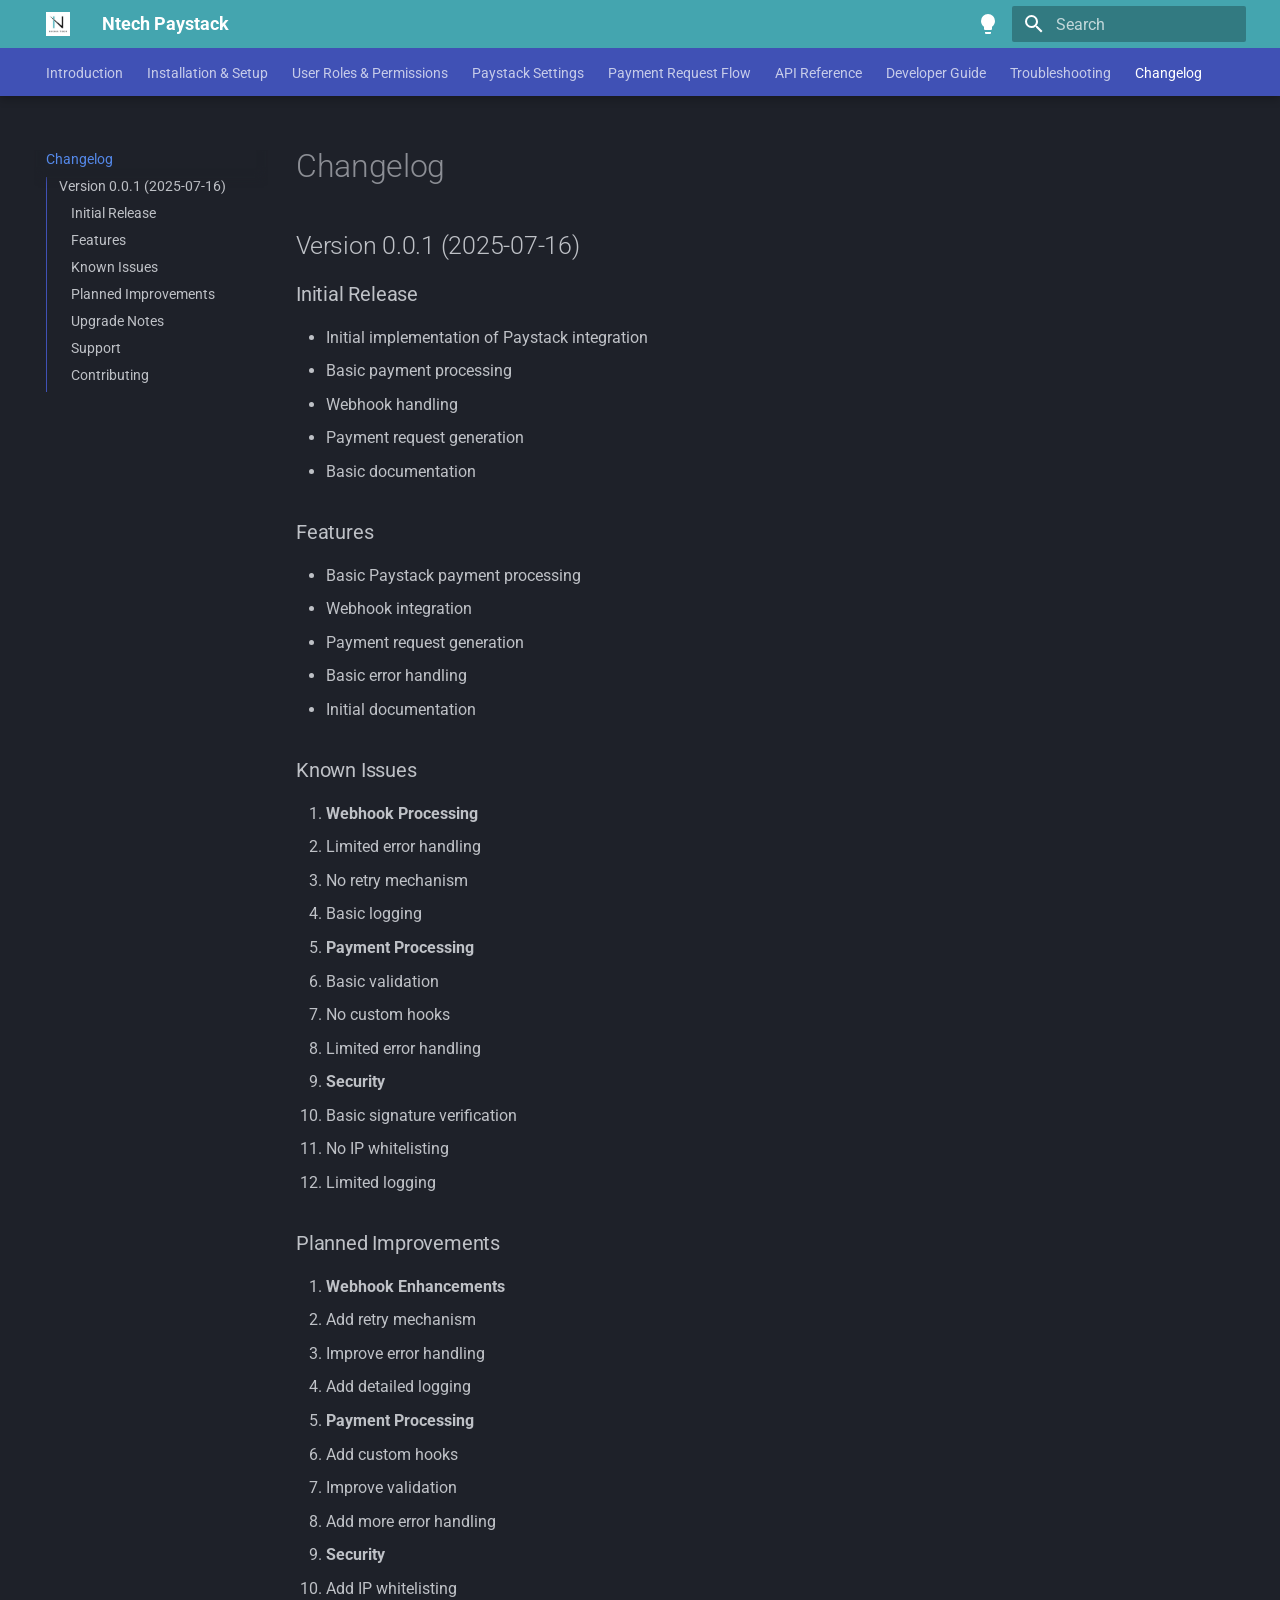
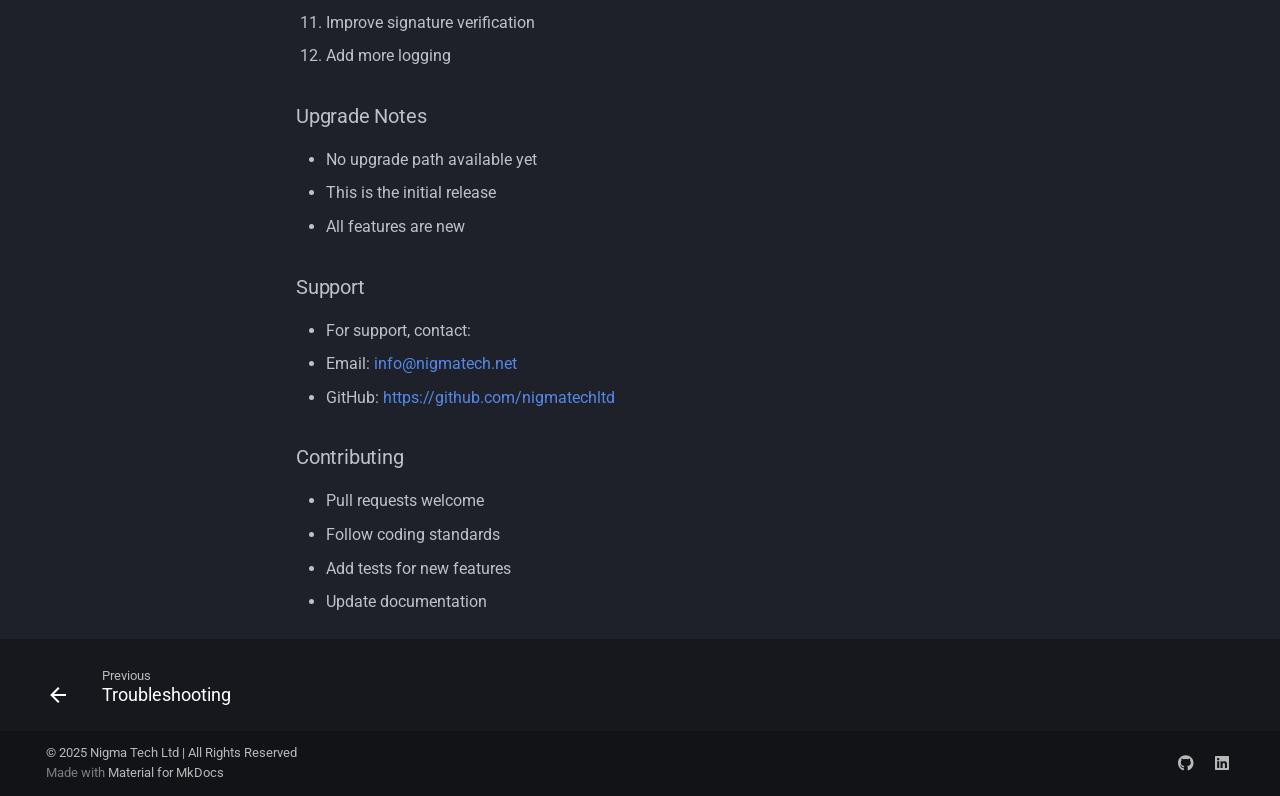
<file: changelog/index.html>
<!doctype html>
<html lang="en" class="no-js">
  <head>
    
      <meta charset="utf-8">
      <meta name="viewport" content="width=device-width,initial-scale=1">
      
        <meta name="description" content="Paystack Integration for ERPNext">
      
      
      
        <link rel="canonical" href="https://nigmatechltd.github.io/ntech_paystack/changelog/">
      
      
        <link rel="prev" href="../troubleshooting/">
      
      
      
      <link rel="icon" href="../assets/images/favicon.png">
      <meta name="generator" content="mkdocs-1.6.1, mkdocs-material-9.6.15">
    
    
      
        <title>Changelog - Ntech Paystack</title>
      
    
    
      <link rel="stylesheet" href="../assets/stylesheets/main.342714a4.min.css">
      
        
        <link rel="stylesheet" href="../assets/stylesheets/palette.06af60db.min.css">
      
      


    
    
      
    
    
      
        
        
        <link rel="preconnect" href="https://fonts.gstatic.com" crossorigin>
        <link rel="stylesheet" href="https://fonts.googleapis.com/css?family=Roboto:300,300i,400,400i,700,700i%7CRoboto+Mono:400,400i,700,700i&display=fallback">
        <style>:root{--md-text-font:"Roboto";--md-code-font:"Roboto Mono"}</style>
      
    
    
      <link rel="stylesheet" href="../overrides/styles/extra.css">
    
    <script>__md_scope=new URL("..",location),__md_hash=e=>[...e].reduce(((e,_)=>(e<<5)-e+_.charCodeAt(0)),0),__md_get=(e,_=localStorage,t=__md_scope)=>JSON.parse(_.getItem(t.pathname+"."+e)),__md_set=(e,_,t=localStorage,a=__md_scope)=>{try{t.setItem(a.pathname+"."+e,JSON.stringify(_))}catch(e){}}</script>
    
      
  


  
  

<script id="__analytics">function __md_analytics(){function e(){dataLayer.push(arguments)}window.dataLayer=window.dataLayer||[],e("js",new Date),e("config","UA-XXXXXXXXX-X"),document.addEventListener("DOMContentLoaded",(function(){document.forms.search&&document.forms.search.query.addEventListener("blur",(function(){this.value&&e("event","search",{search_term:this.value})}));document$.subscribe((function(){var t=document.forms.feedback;if(void 0!==t)for(var a of t.querySelectorAll("[type=submit]"))a.addEventListener("click",(function(a){a.preventDefault();var n=document.location.pathname,d=this.getAttribute("data-md-value");e("event","feedback",{page:n,data:d}),t.firstElementChild.disabled=!0;var r=t.querySelector(".md-feedback__note [data-md-value='"+d+"']");r&&(r.hidden=!1)})),t.hidden=!1})),location$.subscribe((function(t){e("config","UA-XXXXXXXXX-X",{page_path:t.pathname})}))}));var t=document.createElement("script");t.async=!0,t.src="https://www.googletagmanager.com/gtag/js?id=UA-XXXXXXXXX-X",document.getElementById("__analytics").insertAdjacentElement("afterEnd",t)}</script>
  
    <script>"undefined"!=typeof __md_analytics&&__md_analytics()</script>
  

    
    
    
  </head>
  
  
    
    
      
    
    
    
    
    <body dir="ltr" data-md-color-scheme="slate" data-md-color-primary="indigo" data-md-color-accent="indigo">
  
    
    <input class="md-toggle" data-md-toggle="drawer" type="checkbox" id="__drawer" autocomplete="off">
    <input class="md-toggle" data-md-toggle="search" type="checkbox" id="__search" autocomplete="off">
    <label class="md-overlay" for="__drawer"></label>
    <div data-md-component="skip">
      
        
        <a href="#changelog" class="md-skip">
          Skip to content
        </a>
      
    </div>
    <div data-md-component="announce">
      
    </div>
    
    
      

  

<header class="md-header md-header--shadow md-header--lifted" data-md-component="header">
  <nav class="md-header__inner md-grid" aria-label="Header">
    <a href=".." title="Ntech Paystack" class="md-header__button md-logo" aria-label="Ntech Paystack" data-md-component="logo">
      
  <img src="../assets/nigmatechnologies_logo.png" alt="logo">

    </a>
    <label class="md-header__button md-icon" for="__drawer">
      
      <svg xmlns="http://www.w3.org/2000/svg" viewBox="0 0 24 24"><path d="M3 6h18v2H3zm0 5h18v2H3zm0 5h18v2H3z"/></svg>
    </label>
    <div class="md-header__title" data-md-component="header-title">
      <div class="md-header__ellipsis">
        <div class="md-header__topic">
          <span class="md-ellipsis">
            Ntech Paystack
          </span>
        </div>
        <div class="md-header__topic" data-md-component="header-topic">
          <span class="md-ellipsis">
            
              Changelog
            
          </span>
        </div>
      </div>
    </div>
    
      
        <form class="md-header__option" data-md-component="palette">
  
    
    
    
    <input class="md-option" data-md-color-media="" data-md-color-scheme="slate" data-md-color-primary="indigo" data-md-color-accent="indigo"  aria-label="Switch to light mode"  type="radio" name="__palette" id="__palette_0">
    
      <label class="md-header__button md-icon" title="Switch to light mode" for="__palette_1" hidden>
        <svg xmlns="http://www.w3.org/2000/svg" viewBox="0 0 24 24"><path d="M12 2a7 7 0 0 0-7 7c0 2.38 1.19 4.47 3 5.74V17a1 1 0 0 0 1 1h6a1 1 0 0 0 1-1v-2.26c1.81-1.27 3-3.36 3-5.74a7 7 0 0 0-7-7M9 21a1 1 0 0 0 1 1h4a1 1 0 0 0 1-1v-1H9z"/></svg>
      </label>
    
  
    
    
    
    <input class="md-option" data-md-color-media="" data-md-color-scheme="default" data-md-color-primary="indigo" data-md-color-accent="indigo"  aria-label="Switch to dark mode"  type="radio" name="__palette" id="__palette_1">
    
      <label class="md-header__button md-icon" title="Switch to dark mode" for="__palette_0" hidden>
        <svg xmlns="http://www.w3.org/2000/svg" viewBox="0 0 24 24"><path d="M12 2a7 7 0 0 1 7 7c0 2.38-1.19 4.47-3 5.74V17a1 1 0 0 1-1 1H9a1 1 0 0 1-1-1v-2.26C6.19 13.47 5 11.38 5 9a7 7 0 0 1 7-7M9 21v-1h6v1a1 1 0 0 1-1 1h-4a1 1 0 0 1-1-1m3-17a5 5 0 0 0-5 5c0 2.05 1.23 3.81 3 4.58V16h4v-2.42c1.77-.77 3-2.53 3-4.58a5 5 0 0 0-5-5"/></svg>
      </label>
    
  
</form>
      
    
    
      <script>var palette=__md_get("__palette");if(palette&&palette.color){if("(prefers-color-scheme)"===palette.color.media){var media=matchMedia("(prefers-color-scheme: light)"),input=document.querySelector(media.matches?"[data-md-color-media='(prefers-color-scheme: light)']":"[data-md-color-media='(prefers-color-scheme: dark)']");palette.color.media=input.getAttribute("data-md-color-media"),palette.color.scheme=input.getAttribute("data-md-color-scheme"),palette.color.primary=input.getAttribute("data-md-color-primary"),palette.color.accent=input.getAttribute("data-md-color-accent")}for(var[key,value]of Object.entries(palette.color))document.body.setAttribute("data-md-color-"+key,value)}</script>
    
    
    
      
      
        <label class="md-header__button md-icon" for="__search">
          
          <svg xmlns="http://www.w3.org/2000/svg" viewBox="0 0 24 24"><path d="M9.5 3A6.5 6.5 0 0 1 16 9.5c0 1.61-.59 3.09-1.56 4.23l.27.27h.79l5 5-1.5 1.5-5-5v-.79l-.27-.27A6.52 6.52 0 0 1 9.5 16 6.5 6.5 0 0 1 3 9.5 6.5 6.5 0 0 1 9.5 3m0 2C7 5 5 7 5 9.5S7 14 9.5 14 14 12 14 9.5 12 5 9.5 5"/></svg>
        </label>
        <div class="md-search" data-md-component="search" role="dialog">
  <label class="md-search__overlay" for="__search"></label>
  <div class="md-search__inner" role="search">
    <form class="md-search__form" name="search">
      <input type="text" class="md-search__input" name="query" aria-label="Search" placeholder="Search" autocapitalize="off" autocorrect="off" autocomplete="off" spellcheck="false" data-md-component="search-query" required>
      <label class="md-search__icon md-icon" for="__search">
        
        <svg xmlns="http://www.w3.org/2000/svg" viewBox="0 0 24 24"><path d="M9.5 3A6.5 6.5 0 0 1 16 9.5c0 1.61-.59 3.09-1.56 4.23l.27.27h.79l5 5-1.5 1.5-5-5v-.79l-.27-.27A6.52 6.52 0 0 1 9.5 16 6.5 6.5 0 0 1 3 9.5 6.5 6.5 0 0 1 9.5 3m0 2C7 5 5 7 5 9.5S7 14 9.5 14 14 12 14 9.5 12 5 9.5 5"/></svg>
        
        <svg xmlns="http://www.w3.org/2000/svg" viewBox="0 0 24 24"><path d="M20 11v2H8l5.5 5.5-1.42 1.42L4.16 12l7.92-7.92L13.5 5.5 8 11z"/></svg>
      </label>
      <nav class="md-search__options" aria-label="Search">
        
          <a href="javascript:void(0)" class="md-search__icon md-icon" title="Share" aria-label="Share" data-clipboard data-clipboard-text="" data-md-component="search-share" tabindex="-1">
            
            <svg xmlns="http://www.w3.org/2000/svg" viewBox="0 0 24 24"><path d="M18 16.08c-.76 0-1.44.3-1.96.77L8.91 12.7c.05-.23.09-.46.09-.7s-.04-.47-.09-.7l7.05-4.11c.54.5 1.25.81 2.04.81a3 3 0 0 0 3-3 3 3 0 0 0-3-3 3 3 0 0 0-3 3c0 .24.04.47.09.7L8.04 9.81C7.5 9.31 6.79 9 6 9a3 3 0 0 0-3 3 3 3 0 0 0 3 3c.79 0 1.5-.31 2.04-.81l7.12 4.15c-.05.21-.08.43-.08.66 0 1.61 1.31 2.91 2.92 2.91s2.92-1.3 2.92-2.91A2.92 2.92 0 0 0 18 16.08"/></svg>
          </a>
        
        <button type="reset" class="md-search__icon md-icon" title="Clear" aria-label="Clear" tabindex="-1">
          
          <svg xmlns="http://www.w3.org/2000/svg" viewBox="0 0 24 24"><path d="M19 6.41 17.59 5 12 10.59 6.41 5 5 6.41 10.59 12 5 17.59 6.41 19 12 13.41 17.59 19 19 17.59 13.41 12z"/></svg>
        </button>
      </nav>
      
        <div class="md-search__suggest" data-md-component="search-suggest"></div>
      
    </form>
    <div class="md-search__output">
      <div class="md-search__scrollwrap" tabindex="0" data-md-scrollfix>
        <div class="md-search-result" data-md-component="search-result">
          <div class="md-search-result__meta">
            Initializing search
          </div>
          <ol class="md-search-result__list" role="presentation"></ol>
        </div>
      </div>
    </div>
  </div>
</div>
      
    
    
  </nav>
  
    
      
<nav class="md-tabs" aria-label="Tabs" data-md-component="tabs">
  <div class="md-grid">
    <ul class="md-tabs__list">
      
        
  
  
  
  
    <li class="md-tabs__item">
      <a href=".." class="md-tabs__link">
        
  
  
    
  
  Introduction

      </a>
    </li>
  

      
        
  
  
  
  
    <li class="md-tabs__item">
      <a href="../installation/" class="md-tabs__link">
        
  
  
    
  
  Installation & Setup

      </a>
    </li>
  

      
        
  
  
  
  
    <li class="md-tabs__item">
      <a href="../roles/" class="md-tabs__link">
        
  
  
    
  
  User Roles & Permissions

      </a>
    </li>
  

      
        
  
  
  
  
    <li class="md-tabs__item">
      <a href="../settings/" class="md-tabs__link">
        
  
  
    
  
  Paystack Settings

      </a>
    </li>
  

      
        
  
  
  
  
    <li class="md-tabs__item">
      <a href="../payment_flow/" class="md-tabs__link">
        
  
  
    
  
  Payment Request Flow

      </a>
    </li>
  

      
        
  
  
  
  
    <li class="md-tabs__item">
      <a href="../api/" class="md-tabs__link">
        
  
  
    
  
  API Reference

      </a>
    </li>
  

      
        
  
  
  
  
    <li class="md-tabs__item">
      <a href="../developer_guide/" class="md-tabs__link">
        
  
  
    
  
  Developer Guide

      </a>
    </li>
  

      
        
  
  
  
  
    <li class="md-tabs__item">
      <a href="../troubleshooting/" class="md-tabs__link">
        
  
  
    
  
  Troubleshooting

      </a>
    </li>
  

      
        
  
  
  
    
  
  
    <li class="md-tabs__item md-tabs__item--active">
      <a href="./" class="md-tabs__link">
        
  
  
    
  
  Changelog

      </a>
    </li>
  

      
    </ul>
  </div>
</nav>
    
  
</header>
    
    <div class="md-container" data-md-component="container">
      
      
        
      
      <main class="md-main" data-md-component="main">
        <div class="md-main__inner md-grid">
          
            
              
              <div class="md-sidebar md-sidebar--primary" data-md-component="sidebar" data-md-type="navigation" >
                <div class="md-sidebar__scrollwrap">
                  <div class="md-sidebar__inner">
                    


  


  

<nav class="md-nav md-nav--primary md-nav--lifted md-nav--integrated" aria-label="Navigation" data-md-level="0">
  <label class="md-nav__title" for="__drawer">
    <a href=".." title="Ntech Paystack" class="md-nav__button md-logo" aria-label="Ntech Paystack" data-md-component="logo">
      
  <img src="../assets/nigmatechnologies_logo.png" alt="logo">

    </a>
    Ntech Paystack
  </label>
  
  <ul class="md-nav__list" data-md-scrollfix>
    
      
      
  
  
  
  
    <li class="md-nav__item">
      <a href=".." class="md-nav__link">
        
  
  
  <span class="md-ellipsis">
    Introduction
    
  </span>
  

      </a>
    </li>
  

    
      
      
  
  
  
  
    <li class="md-nav__item">
      <a href="../installation/" class="md-nav__link">
        
  
  
  <span class="md-ellipsis">
    Installation & Setup
    
  </span>
  

      </a>
    </li>
  

    
      
      
  
  
  
  
    <li class="md-nav__item">
      <a href="../roles/" class="md-nav__link">
        
  
  
  <span class="md-ellipsis">
    User Roles & Permissions
    
  </span>
  

      </a>
    </li>
  

    
      
      
  
  
  
  
    <li class="md-nav__item">
      <a href="../settings/" class="md-nav__link">
        
  
  
  <span class="md-ellipsis">
    Paystack Settings
    
  </span>
  

      </a>
    </li>
  

    
      
      
  
  
  
  
    <li class="md-nav__item">
      <a href="../payment_flow/" class="md-nav__link">
        
  
  
  <span class="md-ellipsis">
    Payment Request Flow
    
  </span>
  

      </a>
    </li>
  

    
      
      
  
  
  
  
    <li class="md-nav__item">
      <a href="../api/" class="md-nav__link">
        
  
  
  <span class="md-ellipsis">
    API Reference
    
  </span>
  

      </a>
    </li>
  

    
      
      
  
  
  
  
    <li class="md-nav__item">
      <a href="../developer_guide/" class="md-nav__link">
        
  
  
  <span class="md-ellipsis">
    Developer Guide
    
  </span>
  

      </a>
    </li>
  

    
      
      
  
  
  
  
    <li class="md-nav__item">
      <a href="../troubleshooting/" class="md-nav__link">
        
  
  
  <span class="md-ellipsis">
    Troubleshooting
    
  </span>
  

      </a>
    </li>
  

    
      
      
  
  
    
  
  
  
    <li class="md-nav__item md-nav__item--active">
      
      <input class="md-nav__toggle md-toggle" type="checkbox" id="__toc">
      
      
        
      
      
        <label class="md-nav__link md-nav__link--active" for="__toc">
          
  
  
  <span class="md-ellipsis">
    Changelog
    
  </span>
  

          <span class="md-nav__icon md-icon"></span>
        </label>
      
      <a href="./" class="md-nav__link md-nav__link--active">
        
  
  
  <span class="md-ellipsis">
    Changelog
    
  </span>
  

      </a>
      
        

<nav class="md-nav md-nav--secondary" aria-label="Table of contents">
  
  
  
    
  
  
    <label class="md-nav__title" for="__toc">
      <span class="md-nav__icon md-icon"></span>
      Table of contents
    </label>
    <ul class="md-nav__list" data-md-component="toc" data-md-scrollfix>
      
        <li class="md-nav__item">
  <a href="#version-001-2025-07-16" class="md-nav__link">
    <span class="md-ellipsis">
      Version 0.0.1 (2025-07-16)
    </span>
  </a>
  
    <nav class="md-nav" aria-label="Version 0.0.1 (2025-07-16)">
      <ul class="md-nav__list">
        
          <li class="md-nav__item">
  <a href="#initial-release" class="md-nav__link">
    <span class="md-ellipsis">
      Initial Release
    </span>
  </a>
  
</li>
        
          <li class="md-nav__item">
  <a href="#features" class="md-nav__link">
    <span class="md-ellipsis">
      Features
    </span>
  </a>
  
</li>
        
          <li class="md-nav__item">
  <a href="#known-issues" class="md-nav__link">
    <span class="md-ellipsis">
      Known Issues
    </span>
  </a>
  
</li>
        
          <li class="md-nav__item">
  <a href="#planned-improvements" class="md-nav__link">
    <span class="md-ellipsis">
      Planned Improvements
    </span>
  </a>
  
</li>
        
          <li class="md-nav__item">
  <a href="#upgrade-notes" class="md-nav__link">
    <span class="md-ellipsis">
      Upgrade Notes
    </span>
  </a>
  
</li>
        
          <li class="md-nav__item">
  <a href="#support" class="md-nav__link">
    <span class="md-ellipsis">
      Support
    </span>
  </a>
  
</li>
        
          <li class="md-nav__item">
  <a href="#contributing" class="md-nav__link">
    <span class="md-ellipsis">
      Contributing
    </span>
  </a>
  
</li>
        
      </ul>
    </nav>
  
</li>
      
    </ul>
  
</nav>
      
    </li>
  

    
  </ul>
</nav>
                  </div>
                </div>
              </div>
            
            
          
          
            <div class="md-content" data-md-component="content">
              <article class="md-content__inner md-typeset">
                
                  


  
  


<h1 id="changelog">Changelog<a class="headerlink" href="#changelog" title="Permanent link">&para;</a></h1>
<h2 id="version-001-2025-07-16">Version 0.0.1 (2025-07-16)<a class="headerlink" href="#version-001-2025-07-16" title="Permanent link">&para;</a></h2>
<h3 id="initial-release">Initial Release<a class="headerlink" href="#initial-release" title="Permanent link">&para;</a></h3>
<ul>
<li>Initial implementation of Paystack integration</li>
<li>Basic payment processing</li>
<li>Webhook handling</li>
<li>Payment request generation</li>
<li>Basic documentation</li>
</ul>
<h3 id="features">Features<a class="headerlink" href="#features" title="Permanent link">&para;</a></h3>
<ul>
<li>Basic Paystack payment processing</li>
<li>Webhook integration</li>
<li>Payment request generation</li>
<li>Basic error handling</li>
<li>Initial documentation</li>
</ul>
<h3 id="known-issues">Known Issues<a class="headerlink" href="#known-issues" title="Permanent link">&para;</a></h3>
<ol>
<li><strong>Webhook Processing</strong></li>
<li>Limited error handling</li>
<li>No retry mechanism</li>
<li>
<p>Basic logging</p>
</li>
<li>
<p><strong>Payment Processing</strong></p>
</li>
<li>Basic validation</li>
<li>No custom hooks</li>
<li>
<p>Limited error handling</p>
</li>
<li>
<p><strong>Security</strong></p>
</li>
<li>Basic signature verification</li>
<li>No IP whitelisting</li>
<li>Limited logging</li>
</ol>
<h3 id="planned-improvements">Planned Improvements<a class="headerlink" href="#planned-improvements" title="Permanent link">&para;</a></h3>
<ol>
<li><strong>Webhook Enhancements</strong></li>
<li>Add retry mechanism</li>
<li>Improve error handling</li>
<li>
<p>Add detailed logging</p>
</li>
<li>
<p><strong>Payment Processing</strong></p>
</li>
<li>Add custom hooks</li>
<li>Improve validation</li>
<li>
<p>Add more error handling</p>
</li>
<li>
<p><strong>Security</strong></p>
</li>
<li>Add IP whitelisting</li>
<li>Improve signature verification</li>
<li>Add more logging</li>
</ol>
<h3 id="upgrade-notes">Upgrade Notes<a class="headerlink" href="#upgrade-notes" title="Permanent link">&para;</a></h3>
<ul>
<li>No upgrade path available yet</li>
<li>This is the initial release</li>
<li>All features are new</li>
</ul>
<h3 id="support">Support<a class="headerlink" href="#support" title="Permanent link">&para;</a></h3>
<ul>
<li>For support, contact:</li>
<li>Email: <a href="&#109;&#97;&#105;&#108;&#116;&#111;&#58;&#105;&#110;&#102;&#111;&#64;&#110;&#105;&#103;&#109;&#97;&#116;&#101;&#99;&#104;&#46;&#110;&#101;&#116;">&#105;&#110;&#102;&#111;&#64;&#110;&#105;&#103;&#109;&#97;&#116;&#101;&#99;&#104;&#46;&#110;&#101;&#116;</a></li>
<li>GitHub: <a href="https://github.com/nigmatechltd">https://github.com/nigmatechltd</a></li>
</ul>
<h3 id="contributing">Contributing<a class="headerlink" href="#contributing" title="Permanent link">&para;</a></h3>
<ul>
<li>Pull requests welcome</li>
<li>Follow coding standards</li>
<li>Add tests for new features</li>
<li>Update documentation</li>
</ul>









  




                
              </article>
            </div>
          
          
  <script>var tabs=__md_get("__tabs");if(Array.isArray(tabs))e:for(var set of document.querySelectorAll(".tabbed-set")){var labels=set.querySelector(".tabbed-labels");for(var tab of tabs)for(var label of labels.getElementsByTagName("label"))if(label.innerText.trim()===tab){var input=document.getElementById(label.htmlFor);input.checked=!0;continue e}}</script>

<script>var target=document.getElementById(location.hash.slice(1));target&&target.name&&(target.checked=target.name.startsWith("__tabbed_"))</script>
        </div>
        
          <button type="button" class="md-top md-icon" data-md-component="top" hidden>
  
  <svg xmlns="http://www.w3.org/2000/svg" viewBox="0 0 24 24"><path d="M13 20h-2V8l-5.5 5.5-1.42-1.42L12 4.16l7.92 7.92-1.42 1.42L13 8z"/></svg>
  Back to top
</button>
        
      </main>
      
        <footer class="md-footer">
  
    
      
      <nav class="md-footer__inner md-grid" aria-label="Footer" >
        
          
          <a href="../troubleshooting/" class="md-footer__link md-footer__link--prev" aria-label="Previous: Troubleshooting">
            <div class="md-footer__button md-icon">
              
              <svg xmlns="http://www.w3.org/2000/svg" viewBox="0 0 24 24"><path d="M20 11v2H8l5.5 5.5-1.42 1.42L4.16 12l7.92-7.92L13.5 5.5 8 11z"/></svg>
            </div>
            <div class="md-footer__title">
              <span class="md-footer__direction">
                Previous
              </span>
              <div class="md-ellipsis">
                Troubleshooting
              </div>
            </div>
          </a>
        
        
      </nav>
    
  
  <div class="md-footer-meta md-typeset">
    <div class="md-footer-meta__inner md-grid">
      <div class="md-copyright">
  
    <div class="md-copyright__highlight">
      © 2025 <a href="https://github.com/nigmatechltd" target="_blank" rel="noopener">Nigma Tech Ltd</a> | All Rights Reserved
    </div>
  
  
    Made with
    <a href="https://squidfunk.github.io/mkdocs-material/" target="_blank" rel="noopener">
      Material for MkDocs
    </a>
  
</div>
      
        <div class="md-social">
  
    
    
    
    
      
      
    
    <a href="https://github.com/nigmatechltd" target="_blank" rel="noopener" title="github.com" class="md-social__link">
      <svg xmlns="http://www.w3.org/2000/svg" viewBox="0 0 496 512"><!--! Font Awesome Free 6.7.2 by @fontawesome - https://fontawesome.com License - https://fontawesome.com/license/free (Icons: CC BY 4.0, Fonts: SIL OFL 1.1, Code: MIT License) Copyright 2024 Fonticons, Inc.--><path d="M165.9 397.4c0 2-2.3 3.6-5.2 3.6-3.3.3-5.6-1.3-5.6-3.6 0-2 2.3-3.6 5.2-3.6 3-.3 5.6 1.3 5.6 3.6m-31.1-4.5c-.7 2 1.3 4.3 4.3 4.9 2.6 1 5.6 0 6.2-2s-1.3-4.3-4.3-5.2c-2.6-.7-5.5.3-6.2 2.3m44.2-1.7c-2.9.7-4.9 2.6-4.6 4.9.3 2 2.9 3.3 5.9 2.6 2.9-.7 4.9-2.6 4.6-4.6-.3-1.9-3-3.2-5.9-2.9M244.8 8C106.1 8 0 113.3 0 252c0 110.9 69.8 205.8 169.5 239.2 12.8 2.3 17.3-5.6 17.3-12.1 0-6.2-.3-40.4-.3-61.4 0 0-70 15-84.7-29.8 0 0-11.4-29.1-27.8-36.6 0 0-22.9-15.7 1.6-15.4 0 0 24.9 2 38.6 25.8 21.9 38.6 58.6 27.5 72.9 20.9 2.3-16 8.8-27.1 16-33.7-55.9-6.2-112.3-14.3-112.3-110.5 0-27.5 7.6-41.3 23.6-58.9-2.6-6.5-11.1-33.3 2.6-67.9 20.9-6.5 69 27 69 27 20-5.6 41.5-8.5 62.8-8.5s42.8 2.9 62.8 8.5c0 0 48.1-33.6 69-27 13.7 34.7 5.2 61.4 2.6 67.9 16 17.7 25.8 31.5 25.8 58.9 0 96.5-58.9 104.2-114.8 110.5 9.2 7.9 17 22.9 17 46.4 0 33.7-.3 75.4-.3 83.6 0 6.5 4.6 14.4 17.3 12.1C428.2 457.8 496 362.9 496 252 496 113.3 383.5 8 244.8 8M97.2 352.9c-1.3 1-1 3.3.7 5.2 1.6 1.6 3.9 2.3 5.2 1 1.3-1 1-3.3-.7-5.2-1.6-1.6-3.9-2.3-5.2-1m-10.8-8.1c-.7 1.3.3 2.9 2.3 3.9 1.6 1 3.6.7 4.3-.7.7-1.3-.3-2.9-2.3-3.9-2-.6-3.6-.3-4.3.7m32.4 35.6c-1.6 1.3-1 4.3 1.3 6.2 2.3 2.3 5.2 2.6 6.5 1 1.3-1.3.7-4.3-1.3-6.2-2.2-2.3-5.2-2.6-6.5-1m-11.4-14.7c-1.6 1-1.6 3.6 0 5.9s4.3 3.3 5.6 2.3c1.6-1.3 1.6-3.9 0-6.2-1.4-2.3-4-3.3-5.6-2"/></svg>
    </a>
  
    
    
    
    
      
      
    
    <a href="https://www.linkedin.com/company/nigmatechltd" target="_blank" rel="noopener" title="www.linkedin.com" class="md-social__link">
      <svg xmlns="http://www.w3.org/2000/svg" viewBox="0 0 448 512"><!--! Font Awesome Free 6.7.2 by @fontawesome - https://fontawesome.com License - https://fontawesome.com/license/free (Icons: CC BY 4.0, Fonts: SIL OFL 1.1, Code: MIT License) Copyright 2024 Fonticons, Inc.--><path d="M416 32H31.9C14.3 32 0 46.5 0 64.3v383.4C0 465.5 14.3 480 31.9 480H416c17.6 0 32-14.5 32-32.3V64.3c0-17.8-14.4-32.3-32-32.3M135.4 416H69V202.2h66.5V416zm-33.2-243c-21.3 0-38.5-17.3-38.5-38.5S80.9 96 102.2 96c21.2 0 38.5 17.3 38.5 38.5 0 21.3-17.2 38.5-38.5 38.5m282.1 243h-66.4V312c0-24.8-.5-56.7-34.5-56.7-34.6 0-39.9 27-39.9 54.9V416h-66.4V202.2h63.7v29.2h.9c8.9-16.8 30.6-34.5 62.9-34.5 67.2 0 79.7 44.3 79.7 101.9z"/></svg>
    </a>
  
</div>
      
    </div>
  </div>
</footer>
      
    </div>
    <div class="md-dialog" data-md-component="dialog">
      <div class="md-dialog__inner md-typeset"></div>
    </div>
    
    
    
      
      <script id="__config" type="application/json">{"base": "..", "features": ["navigation.tabs", "navigation.tabs.sticky", "navigation.indexes", "navigation.top", "navigation.footer", "search.highlight", "search.suggest", "search.share", "content.code.annotation", "content.code.copy", "content.code.multiline", "content.tables", "content.tabs.link", "toc.integrate"], "search": "../assets/javascripts/workers/search.d50fe291.min.js", "tags": null, "translations": {"clipboard.copied": "Copied to clipboard", "clipboard.copy": "Copy to clipboard", "search.result.more.one": "1 more on this page", "search.result.more.other": "# more on this page", "search.result.none": "No matching documents", "search.result.one": "1 matching document", "search.result.other": "# matching documents", "search.result.placeholder": "Type to start searching", "search.result.term.missing": "Missing", "select.version": "Select version"}, "version": null}</script>
    
    
      <script src="../assets/javascripts/bundle.56ea9cef.min.js"></script>
      
    
  </body>
</html>
</file>
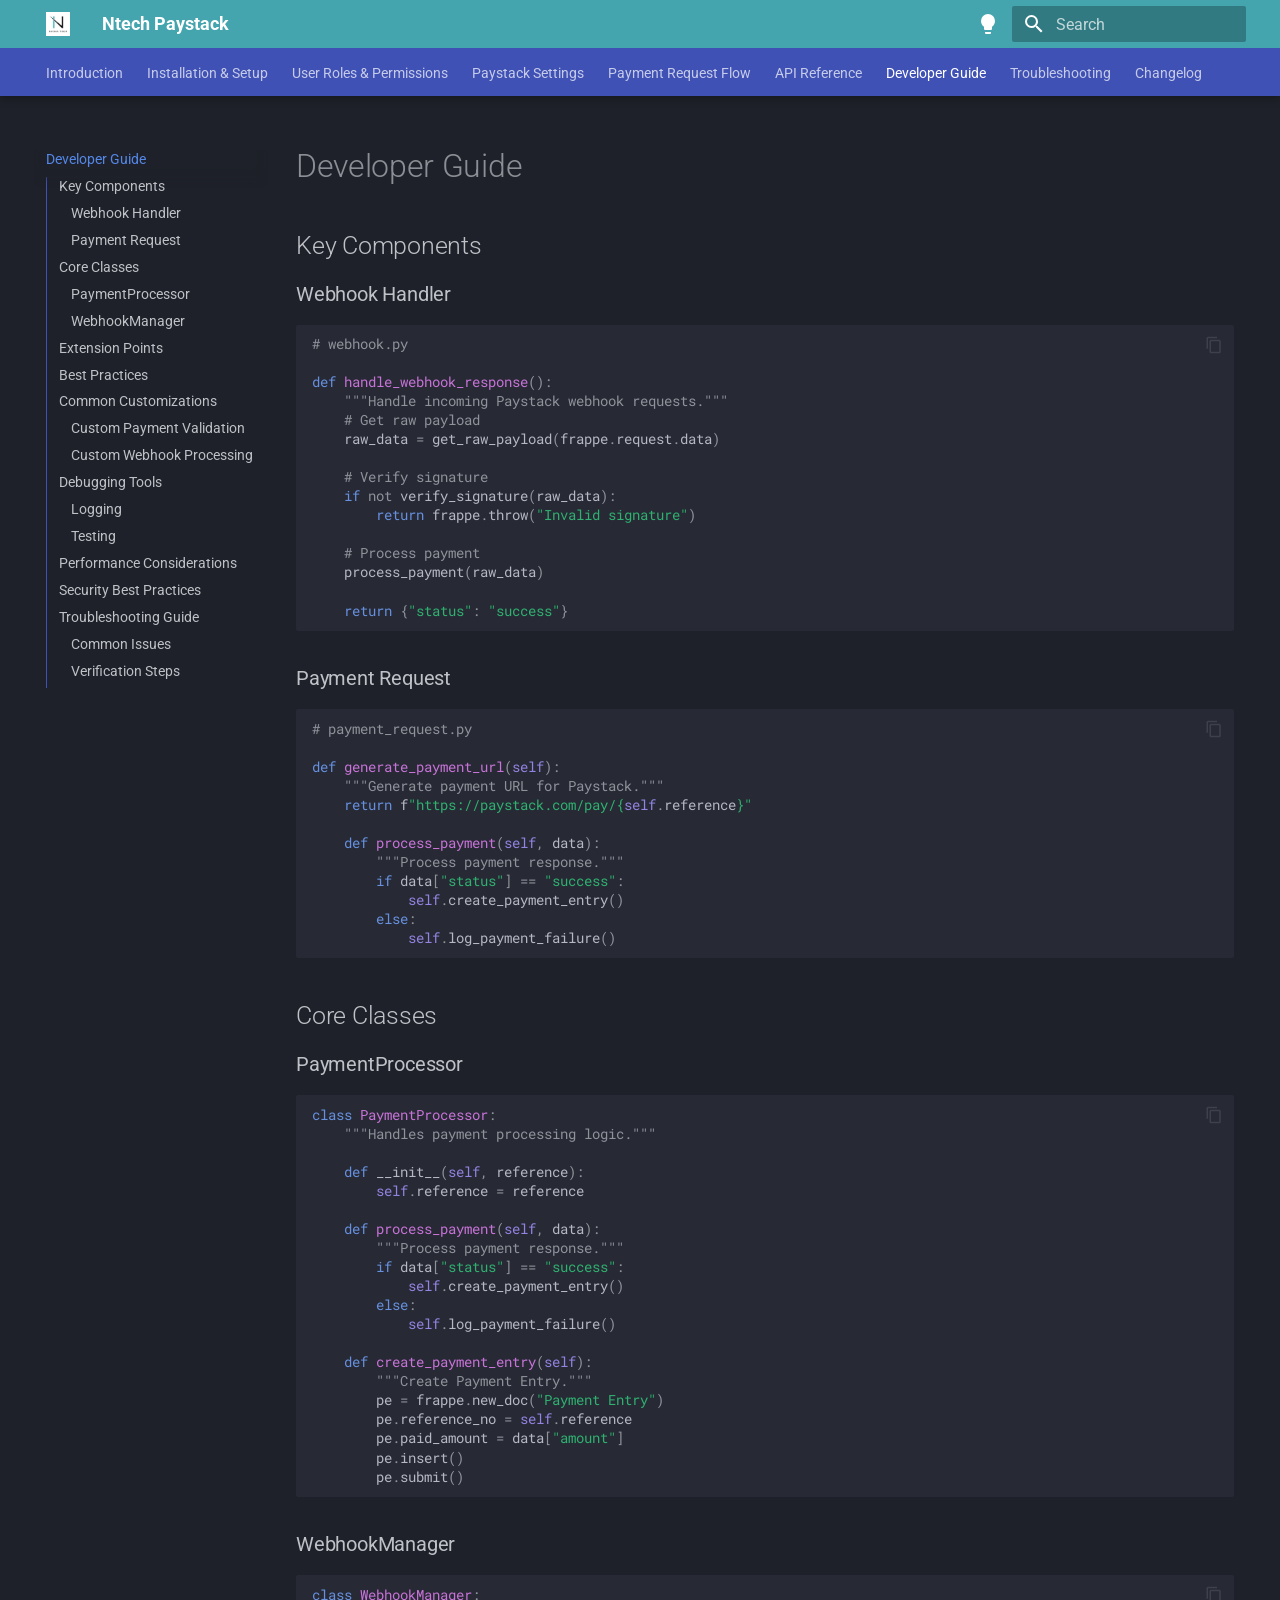
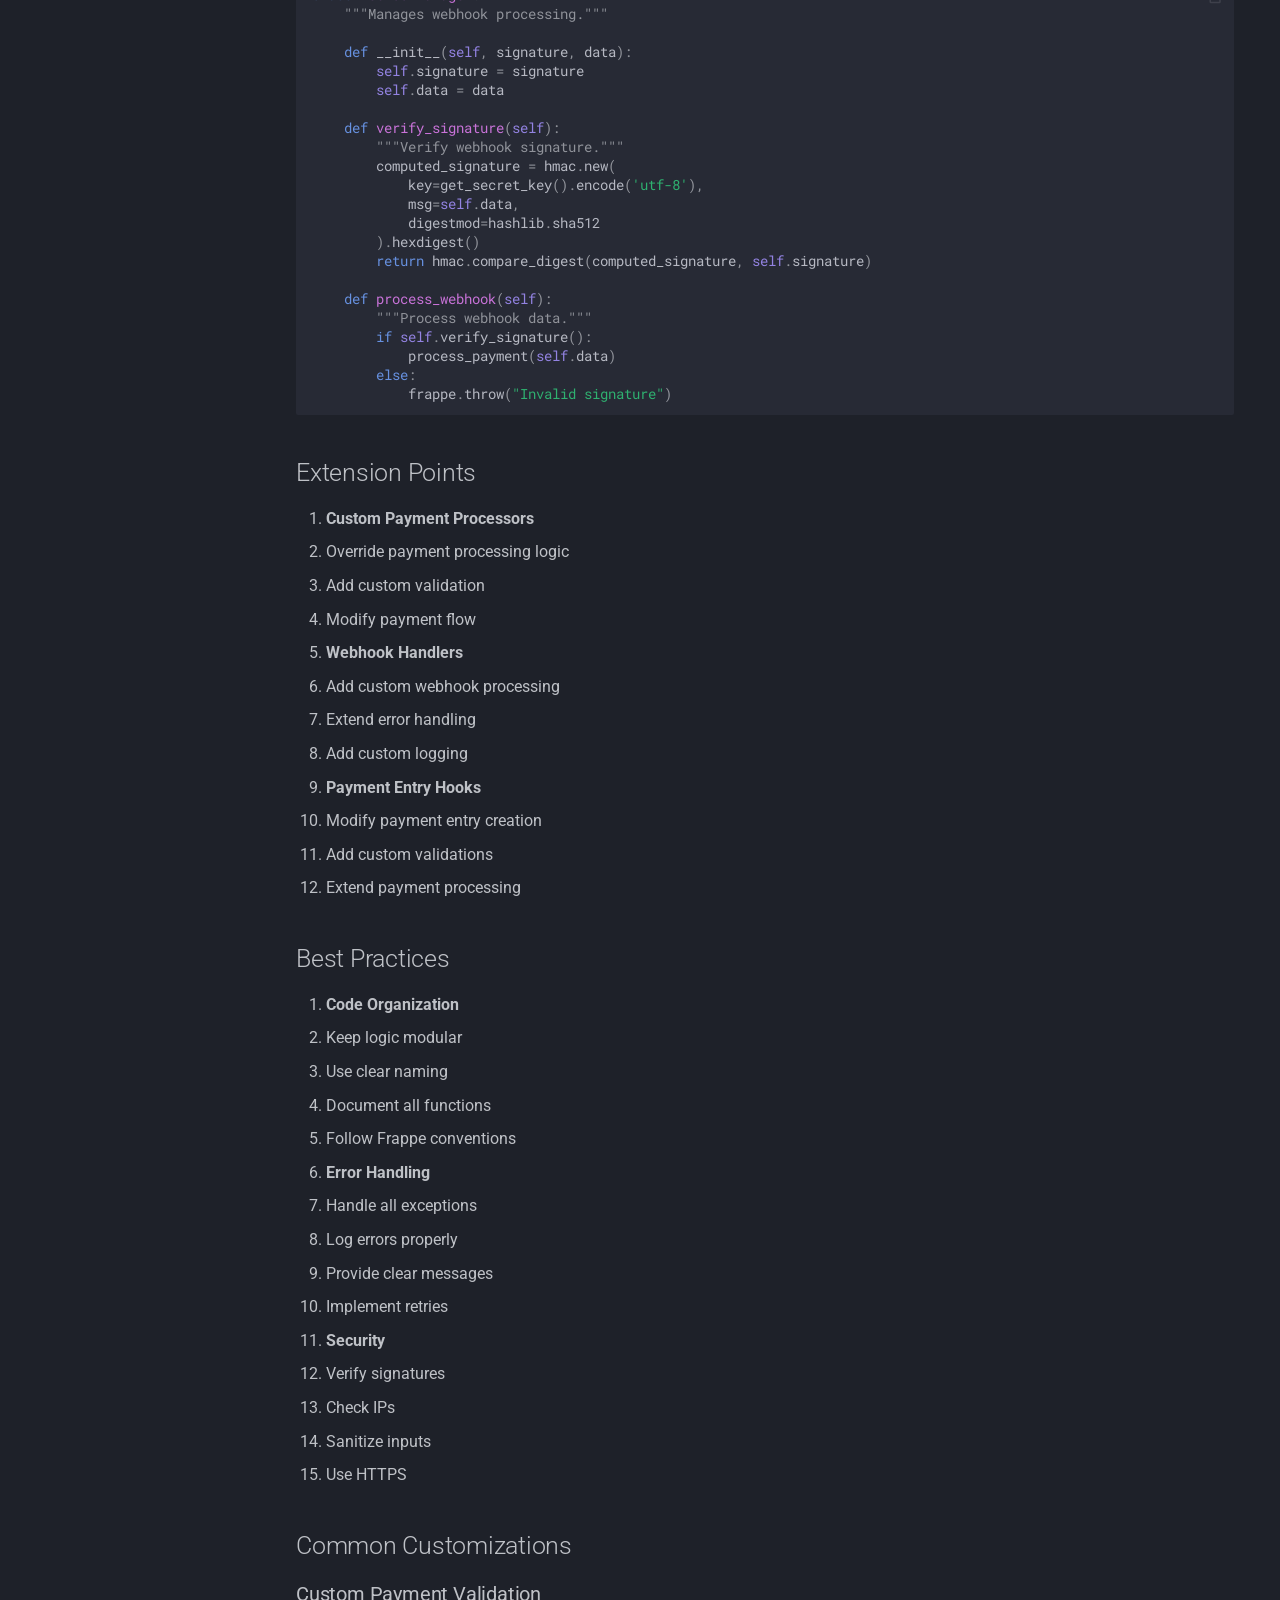
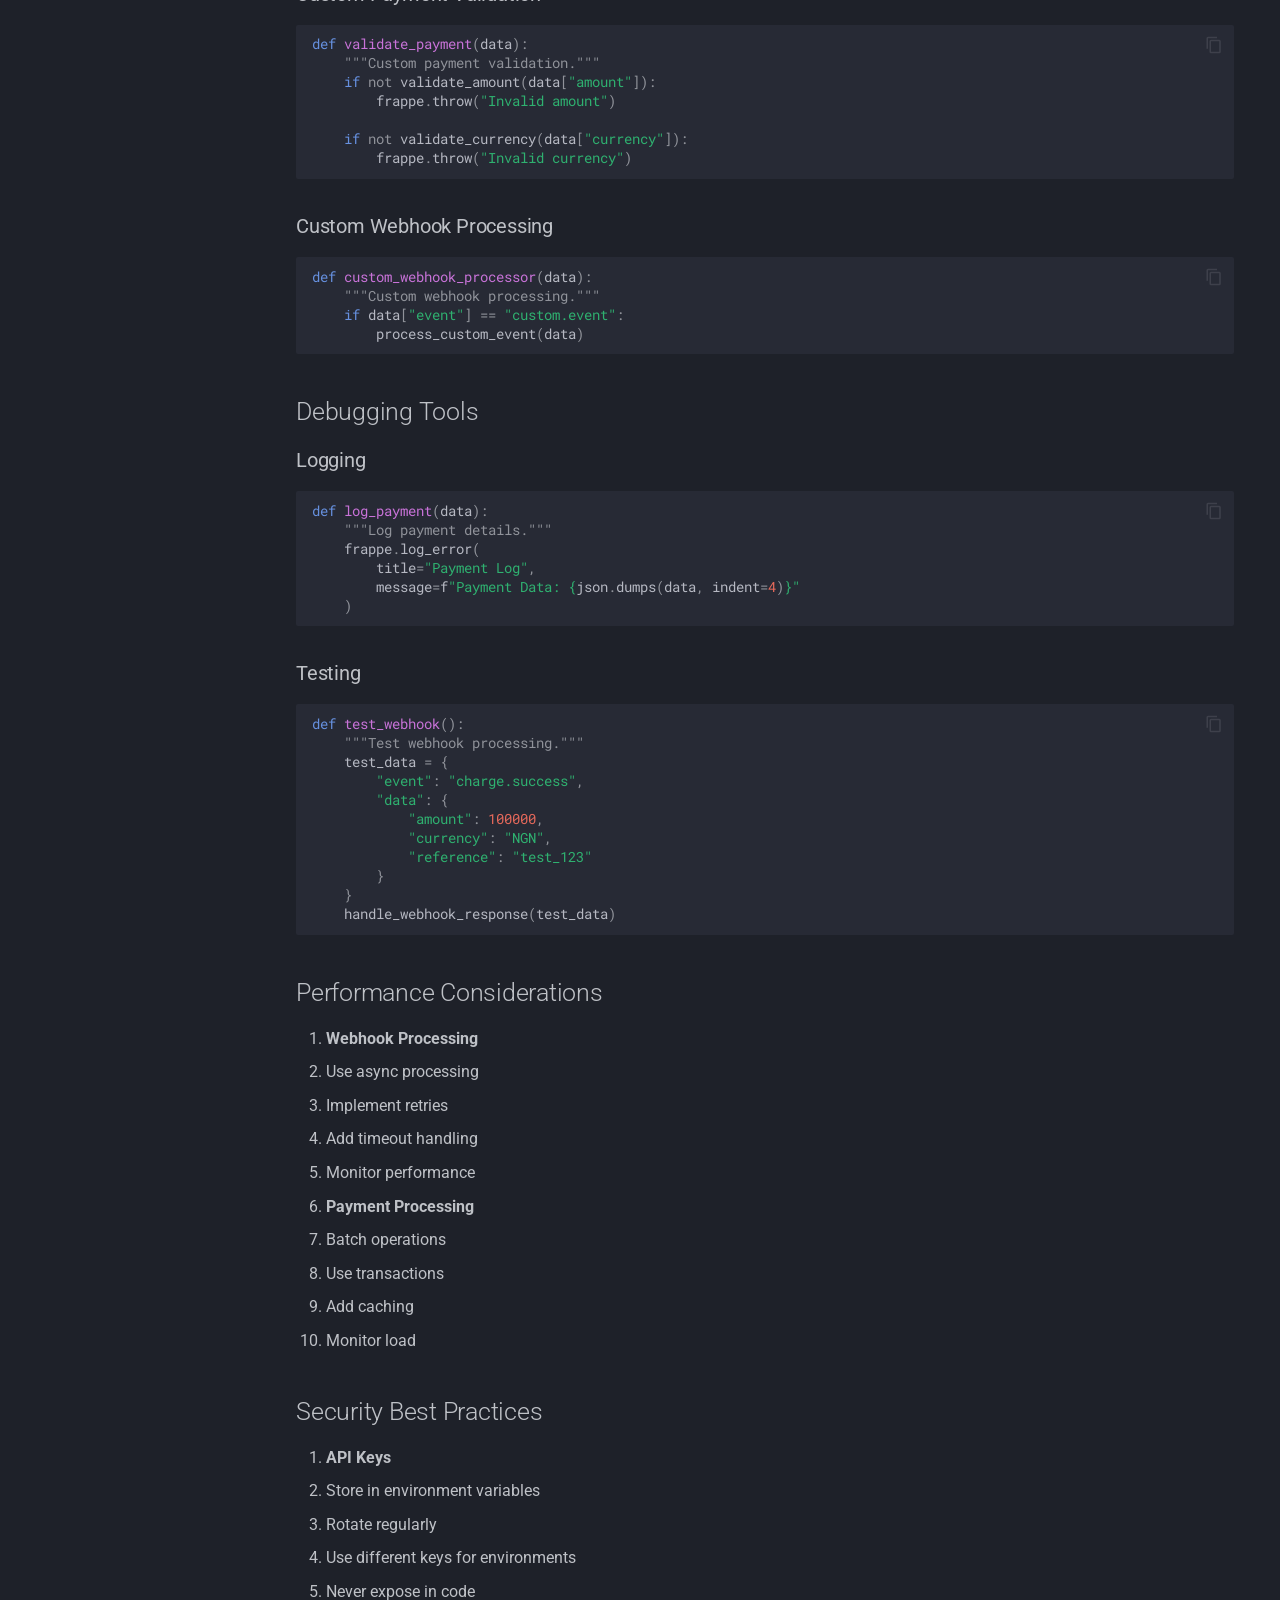
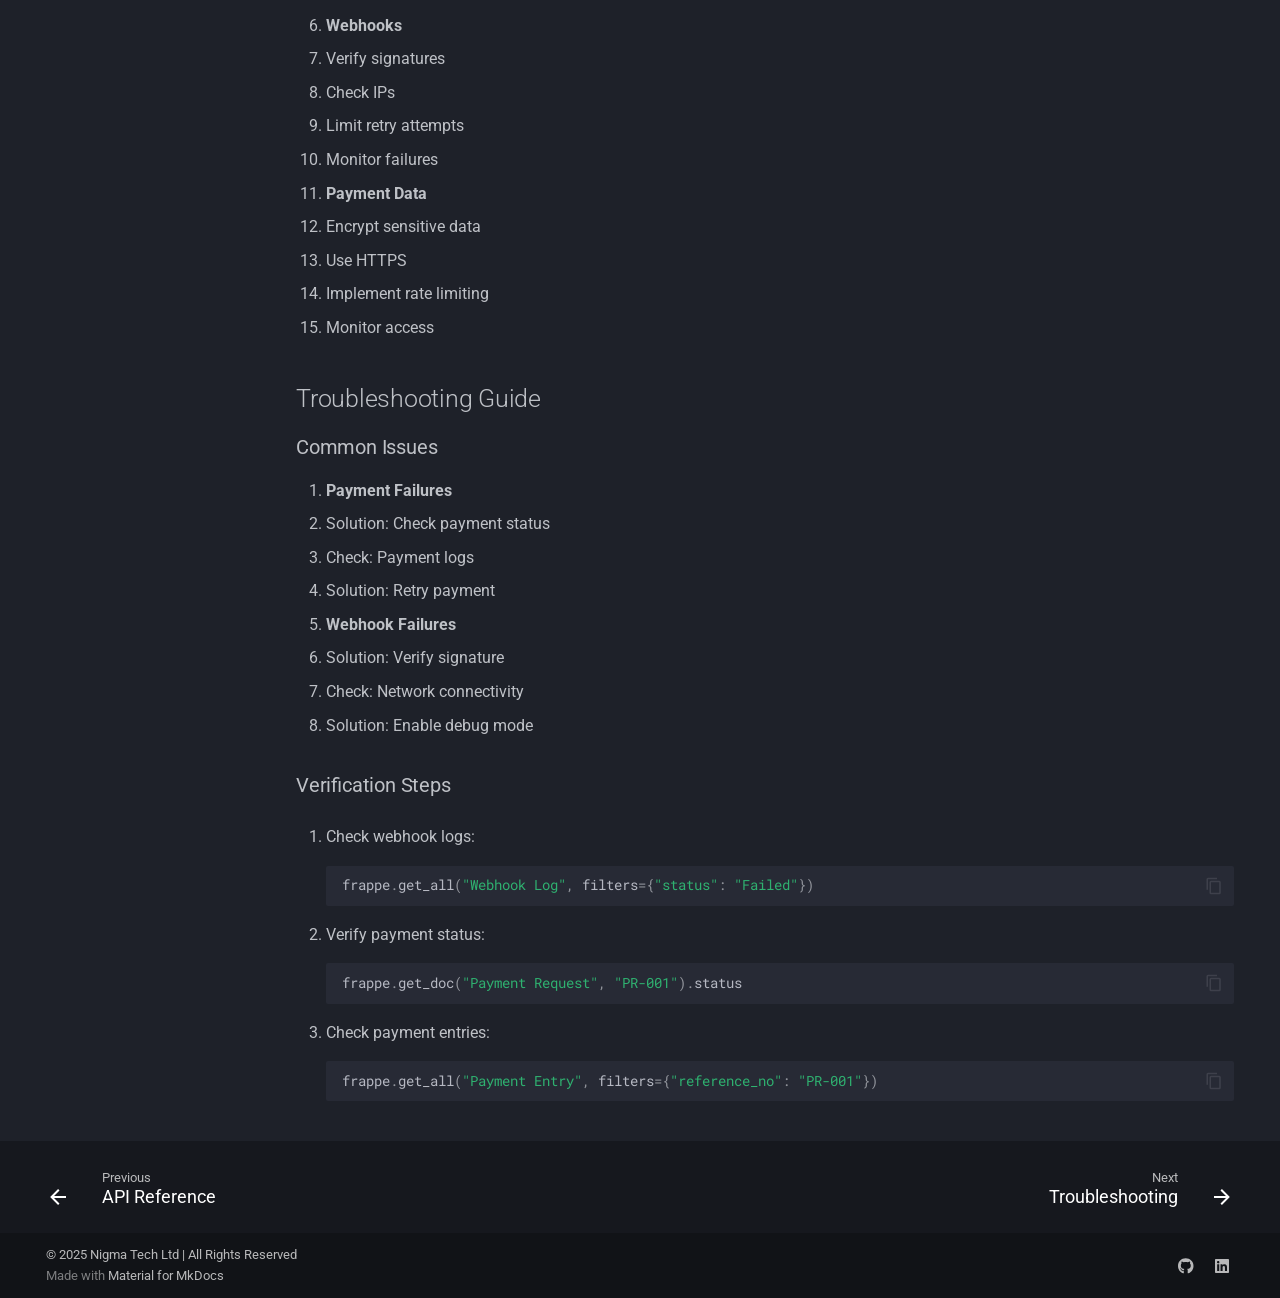
<file: developer_guide/index.html>
<!doctype html>
<html lang="en" class="no-js">
  <head>
    
      <meta charset="utf-8">
      <meta name="viewport" content="width=device-width,initial-scale=1">
      
        <meta name="description" content="Paystack Integration for ERPNext">
      
      
      
        <link rel="canonical" href="https://nigmatechltd.github.io/ntech_paystack/developer_guide/">
      
      
        <link rel="prev" href="../api/">
      
      
        <link rel="next" href="../troubleshooting/">
      
      
      <link rel="icon" href="../assets/images/favicon.png">
      <meta name="generator" content="mkdocs-1.6.1, mkdocs-material-9.6.15">
    
    
      
        <title>Developer Guide - Ntech Paystack</title>
      
    
    
      <link rel="stylesheet" href="../assets/stylesheets/main.342714a4.min.css">
      
        
        <link rel="stylesheet" href="../assets/stylesheets/palette.06af60db.min.css">
      
      


    
    
      
    
    
      
        
        
        <link rel="preconnect" href="https://fonts.gstatic.com" crossorigin>
        <link rel="stylesheet" href="https://fonts.googleapis.com/css?family=Roboto:300,300i,400,400i,700,700i%7CRoboto+Mono:400,400i,700,700i&display=fallback">
        <style>:root{--md-text-font:"Roboto";--md-code-font:"Roboto Mono"}</style>
      
    
    
      <link rel="stylesheet" href="../overrides/styles/extra.css">
    
    <script>__md_scope=new URL("..",location),__md_hash=e=>[...e].reduce(((e,_)=>(e<<5)-e+_.charCodeAt(0)),0),__md_get=(e,_=localStorage,t=__md_scope)=>JSON.parse(_.getItem(t.pathname+"."+e)),__md_set=(e,_,t=localStorage,a=__md_scope)=>{try{t.setItem(a.pathname+"."+e,JSON.stringify(_))}catch(e){}}</script>
    
      
  


  
  

<script id="__analytics">function __md_analytics(){function e(){dataLayer.push(arguments)}window.dataLayer=window.dataLayer||[],e("js",new Date),e("config","UA-XXXXXXXXX-X"),document.addEventListener("DOMContentLoaded",(function(){document.forms.search&&document.forms.search.query.addEventListener("blur",(function(){this.value&&e("event","search",{search_term:this.value})}));document$.subscribe((function(){var t=document.forms.feedback;if(void 0!==t)for(var a of t.querySelectorAll("[type=submit]"))a.addEventListener("click",(function(a){a.preventDefault();var n=document.location.pathname,d=this.getAttribute("data-md-value");e("event","feedback",{page:n,data:d}),t.firstElementChild.disabled=!0;var r=t.querySelector(".md-feedback__note [data-md-value='"+d+"']");r&&(r.hidden=!1)})),t.hidden=!1})),location$.subscribe((function(t){e("config","UA-XXXXXXXXX-X",{page_path:t.pathname})}))}));var t=document.createElement("script");t.async=!0,t.src="https://www.googletagmanager.com/gtag/js?id=UA-XXXXXXXXX-X",document.getElementById("__analytics").insertAdjacentElement("afterEnd",t)}</script>
  
    <script>"undefined"!=typeof __md_analytics&&__md_analytics()</script>
  

    
    
    
  </head>
  
  
    
    
      
    
    
    
    
    <body dir="ltr" data-md-color-scheme="slate" data-md-color-primary="indigo" data-md-color-accent="indigo">
  
    
    <input class="md-toggle" data-md-toggle="drawer" type="checkbox" id="__drawer" autocomplete="off">
    <input class="md-toggle" data-md-toggle="search" type="checkbox" id="__search" autocomplete="off">
    <label class="md-overlay" for="__drawer"></label>
    <div data-md-component="skip">
      
        
        <a href="#developer-guide" class="md-skip">
          Skip to content
        </a>
      
    </div>
    <div data-md-component="announce">
      
    </div>
    
    
      

  

<header class="md-header md-header--shadow md-header--lifted" data-md-component="header">
  <nav class="md-header__inner md-grid" aria-label="Header">
    <a href=".." title="Ntech Paystack" class="md-header__button md-logo" aria-label="Ntech Paystack" data-md-component="logo">
      
  <img src="../assets/nigmatechnologies_logo.png" alt="logo">

    </a>
    <label class="md-header__button md-icon" for="__drawer">
      
      <svg xmlns="http://www.w3.org/2000/svg" viewBox="0 0 24 24"><path d="M3 6h18v2H3zm0 5h18v2H3zm0 5h18v2H3z"/></svg>
    </label>
    <div class="md-header__title" data-md-component="header-title">
      <div class="md-header__ellipsis">
        <div class="md-header__topic">
          <span class="md-ellipsis">
            Ntech Paystack
          </span>
        </div>
        <div class="md-header__topic" data-md-component="header-topic">
          <span class="md-ellipsis">
            
              Developer Guide
            
          </span>
        </div>
      </div>
    </div>
    
      
        <form class="md-header__option" data-md-component="palette">
  
    
    
    
    <input class="md-option" data-md-color-media="" data-md-color-scheme="slate" data-md-color-primary="indigo" data-md-color-accent="indigo"  aria-label="Switch to light mode"  type="radio" name="__palette" id="__palette_0">
    
      <label class="md-header__button md-icon" title="Switch to light mode" for="__palette_1" hidden>
        <svg xmlns="http://www.w3.org/2000/svg" viewBox="0 0 24 24"><path d="M12 2a7 7 0 0 0-7 7c0 2.38 1.19 4.47 3 5.74V17a1 1 0 0 0 1 1h6a1 1 0 0 0 1-1v-2.26c1.81-1.27 3-3.36 3-5.74a7 7 0 0 0-7-7M9 21a1 1 0 0 0 1 1h4a1 1 0 0 0 1-1v-1H9z"/></svg>
      </label>
    
  
    
    
    
    <input class="md-option" data-md-color-media="" data-md-color-scheme="default" data-md-color-primary="indigo" data-md-color-accent="indigo"  aria-label="Switch to dark mode"  type="radio" name="__palette" id="__palette_1">
    
      <label class="md-header__button md-icon" title="Switch to dark mode" for="__palette_0" hidden>
        <svg xmlns="http://www.w3.org/2000/svg" viewBox="0 0 24 24"><path d="M12 2a7 7 0 0 1 7 7c0 2.38-1.19 4.47-3 5.74V17a1 1 0 0 1-1 1H9a1 1 0 0 1-1-1v-2.26C6.19 13.47 5 11.38 5 9a7 7 0 0 1 7-7M9 21v-1h6v1a1 1 0 0 1-1 1h-4a1 1 0 0 1-1-1m3-17a5 5 0 0 0-5 5c0 2.05 1.23 3.81 3 4.58V16h4v-2.42c1.77-.77 3-2.53 3-4.58a5 5 0 0 0-5-5"/></svg>
      </label>
    
  
</form>
      
    
    
      <script>var palette=__md_get("__palette");if(palette&&palette.color){if("(prefers-color-scheme)"===palette.color.media){var media=matchMedia("(prefers-color-scheme: light)"),input=document.querySelector(media.matches?"[data-md-color-media='(prefers-color-scheme: light)']":"[data-md-color-media='(prefers-color-scheme: dark)']");palette.color.media=input.getAttribute("data-md-color-media"),palette.color.scheme=input.getAttribute("data-md-color-scheme"),palette.color.primary=input.getAttribute("data-md-color-primary"),palette.color.accent=input.getAttribute("data-md-color-accent")}for(var[key,value]of Object.entries(palette.color))document.body.setAttribute("data-md-color-"+key,value)}</script>
    
    
    
      
      
        <label class="md-header__button md-icon" for="__search">
          
          <svg xmlns="http://www.w3.org/2000/svg" viewBox="0 0 24 24"><path d="M9.5 3A6.5 6.5 0 0 1 16 9.5c0 1.61-.59 3.09-1.56 4.23l.27.27h.79l5 5-1.5 1.5-5-5v-.79l-.27-.27A6.52 6.52 0 0 1 9.5 16 6.5 6.5 0 0 1 3 9.5 6.5 6.5 0 0 1 9.5 3m0 2C7 5 5 7 5 9.5S7 14 9.5 14 14 12 14 9.5 12 5 9.5 5"/></svg>
        </label>
        <div class="md-search" data-md-component="search" role="dialog">
  <label class="md-search__overlay" for="__search"></label>
  <div class="md-search__inner" role="search">
    <form class="md-search__form" name="search">
      <input type="text" class="md-search__input" name="query" aria-label="Search" placeholder="Search" autocapitalize="off" autocorrect="off" autocomplete="off" spellcheck="false" data-md-component="search-query" required>
      <label class="md-search__icon md-icon" for="__search">
        
        <svg xmlns="http://www.w3.org/2000/svg" viewBox="0 0 24 24"><path d="M9.5 3A6.5 6.5 0 0 1 16 9.5c0 1.61-.59 3.09-1.56 4.23l.27.27h.79l5 5-1.5 1.5-5-5v-.79l-.27-.27A6.52 6.52 0 0 1 9.5 16 6.5 6.5 0 0 1 3 9.5 6.5 6.5 0 0 1 9.5 3m0 2C7 5 5 7 5 9.5S7 14 9.5 14 14 12 14 9.5 12 5 9.5 5"/></svg>
        
        <svg xmlns="http://www.w3.org/2000/svg" viewBox="0 0 24 24"><path d="M20 11v2H8l5.5 5.5-1.42 1.42L4.16 12l7.92-7.92L13.5 5.5 8 11z"/></svg>
      </label>
      <nav class="md-search__options" aria-label="Search">
        
          <a href="javascript:void(0)" class="md-search__icon md-icon" title="Share" aria-label="Share" data-clipboard data-clipboard-text="" data-md-component="search-share" tabindex="-1">
            
            <svg xmlns="http://www.w3.org/2000/svg" viewBox="0 0 24 24"><path d="M18 16.08c-.76 0-1.44.3-1.96.77L8.91 12.7c.05-.23.09-.46.09-.7s-.04-.47-.09-.7l7.05-4.11c.54.5 1.25.81 2.04.81a3 3 0 0 0 3-3 3 3 0 0 0-3-3 3 3 0 0 0-3 3c0 .24.04.47.09.7L8.04 9.81C7.5 9.31 6.79 9 6 9a3 3 0 0 0-3 3 3 3 0 0 0 3 3c.79 0 1.5-.31 2.04-.81l7.12 4.15c-.05.21-.08.43-.08.66 0 1.61 1.31 2.91 2.92 2.91s2.92-1.3 2.92-2.91A2.92 2.92 0 0 0 18 16.08"/></svg>
          </a>
        
        <button type="reset" class="md-search__icon md-icon" title="Clear" aria-label="Clear" tabindex="-1">
          
          <svg xmlns="http://www.w3.org/2000/svg" viewBox="0 0 24 24"><path d="M19 6.41 17.59 5 12 10.59 6.41 5 5 6.41 10.59 12 5 17.59 6.41 19 12 13.41 17.59 19 19 17.59 13.41 12z"/></svg>
        </button>
      </nav>
      
        <div class="md-search__suggest" data-md-component="search-suggest"></div>
      
    </form>
    <div class="md-search__output">
      <div class="md-search__scrollwrap" tabindex="0" data-md-scrollfix>
        <div class="md-search-result" data-md-component="search-result">
          <div class="md-search-result__meta">
            Initializing search
          </div>
          <ol class="md-search-result__list" role="presentation"></ol>
        </div>
      </div>
    </div>
  </div>
</div>
      
    
    
  </nav>
  
    
      
<nav class="md-tabs" aria-label="Tabs" data-md-component="tabs">
  <div class="md-grid">
    <ul class="md-tabs__list">
      
        
  
  
  
  
    <li class="md-tabs__item">
      <a href=".." class="md-tabs__link">
        
  
  
    
  
  Introduction

      </a>
    </li>
  

      
        
  
  
  
  
    <li class="md-tabs__item">
      <a href="../installation/" class="md-tabs__link">
        
  
  
    
  
  Installation & Setup

      </a>
    </li>
  

      
        
  
  
  
  
    <li class="md-tabs__item">
      <a href="../roles/" class="md-tabs__link">
        
  
  
    
  
  User Roles & Permissions

      </a>
    </li>
  

      
        
  
  
  
  
    <li class="md-tabs__item">
      <a href="../settings/" class="md-tabs__link">
        
  
  
    
  
  Paystack Settings

      </a>
    </li>
  

      
        
  
  
  
  
    <li class="md-tabs__item">
      <a href="../payment_flow/" class="md-tabs__link">
        
  
  
    
  
  Payment Request Flow

      </a>
    </li>
  

      
        
  
  
  
  
    <li class="md-tabs__item">
      <a href="../api/" class="md-tabs__link">
        
  
  
    
  
  API Reference

      </a>
    </li>
  

      
        
  
  
  
    
  
  
    <li class="md-tabs__item md-tabs__item--active">
      <a href="./" class="md-tabs__link">
        
  
  
    
  
  Developer Guide

      </a>
    </li>
  

      
        
  
  
  
  
    <li class="md-tabs__item">
      <a href="../troubleshooting/" class="md-tabs__link">
        
  
  
    
  
  Troubleshooting

      </a>
    </li>
  

      
        
  
  
  
  
    <li class="md-tabs__item">
      <a href="../changelog/" class="md-tabs__link">
        
  
  
    
  
  Changelog

      </a>
    </li>
  

      
    </ul>
  </div>
</nav>
    
  
</header>
    
    <div class="md-container" data-md-component="container">
      
      
        
      
      <main class="md-main" data-md-component="main">
        <div class="md-main__inner md-grid">
          
            
              
              <div class="md-sidebar md-sidebar--primary" data-md-component="sidebar" data-md-type="navigation" >
                <div class="md-sidebar__scrollwrap">
                  <div class="md-sidebar__inner">
                    


  


  

<nav class="md-nav md-nav--primary md-nav--lifted md-nav--integrated" aria-label="Navigation" data-md-level="0">
  <label class="md-nav__title" for="__drawer">
    <a href=".." title="Ntech Paystack" class="md-nav__button md-logo" aria-label="Ntech Paystack" data-md-component="logo">
      
  <img src="../assets/nigmatechnologies_logo.png" alt="logo">

    </a>
    Ntech Paystack
  </label>
  
  <ul class="md-nav__list" data-md-scrollfix>
    
      
      
  
  
  
  
    <li class="md-nav__item">
      <a href=".." class="md-nav__link">
        
  
  
  <span class="md-ellipsis">
    Introduction
    
  </span>
  

      </a>
    </li>
  

    
      
      
  
  
  
  
    <li class="md-nav__item">
      <a href="../installation/" class="md-nav__link">
        
  
  
  <span class="md-ellipsis">
    Installation & Setup
    
  </span>
  

      </a>
    </li>
  

    
      
      
  
  
  
  
    <li class="md-nav__item">
      <a href="../roles/" class="md-nav__link">
        
  
  
  <span class="md-ellipsis">
    User Roles & Permissions
    
  </span>
  

      </a>
    </li>
  

    
      
      
  
  
  
  
    <li class="md-nav__item">
      <a href="../settings/" class="md-nav__link">
        
  
  
  <span class="md-ellipsis">
    Paystack Settings
    
  </span>
  

      </a>
    </li>
  

    
      
      
  
  
  
  
    <li class="md-nav__item">
      <a href="../payment_flow/" class="md-nav__link">
        
  
  
  <span class="md-ellipsis">
    Payment Request Flow
    
  </span>
  

      </a>
    </li>
  

    
      
      
  
  
  
  
    <li class="md-nav__item">
      <a href="../api/" class="md-nav__link">
        
  
  
  <span class="md-ellipsis">
    API Reference
    
  </span>
  

      </a>
    </li>
  

    
      
      
  
  
    
  
  
  
    <li class="md-nav__item md-nav__item--active">
      
      <input class="md-nav__toggle md-toggle" type="checkbox" id="__toc">
      
      
        
      
      
        <label class="md-nav__link md-nav__link--active" for="__toc">
          
  
  
  <span class="md-ellipsis">
    Developer Guide
    
  </span>
  

          <span class="md-nav__icon md-icon"></span>
        </label>
      
      <a href="./" class="md-nav__link md-nav__link--active">
        
  
  
  <span class="md-ellipsis">
    Developer Guide
    
  </span>
  

      </a>
      
        

<nav class="md-nav md-nav--secondary" aria-label="Table of contents">
  
  
  
    
  
  
    <label class="md-nav__title" for="__toc">
      <span class="md-nav__icon md-icon"></span>
      Table of contents
    </label>
    <ul class="md-nav__list" data-md-component="toc" data-md-scrollfix>
      
        <li class="md-nav__item">
  <a href="#key-components" class="md-nav__link">
    <span class="md-ellipsis">
      Key Components
    </span>
  </a>
  
    <nav class="md-nav" aria-label="Key Components">
      <ul class="md-nav__list">
        
          <li class="md-nav__item">
  <a href="#webhook-handler" class="md-nav__link">
    <span class="md-ellipsis">
      Webhook Handler
    </span>
  </a>
  
</li>
        
          <li class="md-nav__item">
  <a href="#payment-request" class="md-nav__link">
    <span class="md-ellipsis">
      Payment Request
    </span>
  </a>
  
</li>
        
      </ul>
    </nav>
  
</li>
      
        <li class="md-nav__item">
  <a href="#core-classes" class="md-nav__link">
    <span class="md-ellipsis">
      Core Classes
    </span>
  </a>
  
    <nav class="md-nav" aria-label="Core Classes">
      <ul class="md-nav__list">
        
          <li class="md-nav__item">
  <a href="#paymentprocessor" class="md-nav__link">
    <span class="md-ellipsis">
      PaymentProcessor
    </span>
  </a>
  
</li>
        
          <li class="md-nav__item">
  <a href="#webhookmanager" class="md-nav__link">
    <span class="md-ellipsis">
      WebhookManager
    </span>
  </a>
  
</li>
        
      </ul>
    </nav>
  
</li>
      
        <li class="md-nav__item">
  <a href="#extension-points" class="md-nav__link">
    <span class="md-ellipsis">
      Extension Points
    </span>
  </a>
  
</li>
      
        <li class="md-nav__item">
  <a href="#best-practices" class="md-nav__link">
    <span class="md-ellipsis">
      Best Practices
    </span>
  </a>
  
</li>
      
        <li class="md-nav__item">
  <a href="#common-customizations" class="md-nav__link">
    <span class="md-ellipsis">
      Common Customizations
    </span>
  </a>
  
    <nav class="md-nav" aria-label="Common Customizations">
      <ul class="md-nav__list">
        
          <li class="md-nav__item">
  <a href="#custom-payment-validation" class="md-nav__link">
    <span class="md-ellipsis">
      Custom Payment Validation
    </span>
  </a>
  
</li>
        
          <li class="md-nav__item">
  <a href="#custom-webhook-processing" class="md-nav__link">
    <span class="md-ellipsis">
      Custom Webhook Processing
    </span>
  </a>
  
</li>
        
      </ul>
    </nav>
  
</li>
      
        <li class="md-nav__item">
  <a href="#debugging-tools" class="md-nav__link">
    <span class="md-ellipsis">
      Debugging Tools
    </span>
  </a>
  
    <nav class="md-nav" aria-label="Debugging Tools">
      <ul class="md-nav__list">
        
          <li class="md-nav__item">
  <a href="#logging" class="md-nav__link">
    <span class="md-ellipsis">
      Logging
    </span>
  </a>
  
</li>
        
          <li class="md-nav__item">
  <a href="#testing" class="md-nav__link">
    <span class="md-ellipsis">
      Testing
    </span>
  </a>
  
</li>
        
      </ul>
    </nav>
  
</li>
      
        <li class="md-nav__item">
  <a href="#performance-considerations" class="md-nav__link">
    <span class="md-ellipsis">
      Performance Considerations
    </span>
  </a>
  
</li>
      
        <li class="md-nav__item">
  <a href="#security-best-practices" class="md-nav__link">
    <span class="md-ellipsis">
      Security Best Practices
    </span>
  </a>
  
</li>
      
        <li class="md-nav__item">
  <a href="#troubleshooting-guide" class="md-nav__link">
    <span class="md-ellipsis">
      Troubleshooting Guide
    </span>
  </a>
  
    <nav class="md-nav" aria-label="Troubleshooting Guide">
      <ul class="md-nav__list">
        
          <li class="md-nav__item">
  <a href="#common-issues" class="md-nav__link">
    <span class="md-ellipsis">
      Common Issues
    </span>
  </a>
  
</li>
        
          <li class="md-nav__item">
  <a href="#verification-steps" class="md-nav__link">
    <span class="md-ellipsis">
      Verification Steps
    </span>
  </a>
  
</li>
        
      </ul>
    </nav>
  
</li>
      
    </ul>
  
</nav>
      
    </li>
  

    
      
      
  
  
  
  
    <li class="md-nav__item">
      <a href="../troubleshooting/" class="md-nav__link">
        
  
  
  <span class="md-ellipsis">
    Troubleshooting
    
  </span>
  

      </a>
    </li>
  

    
      
      
  
  
  
  
    <li class="md-nav__item">
      <a href="../changelog/" class="md-nav__link">
        
  
  
  <span class="md-ellipsis">
    Changelog
    
  </span>
  

      </a>
    </li>
  

    
  </ul>
</nav>
                  </div>
                </div>
              </div>
            
            
          
          
            <div class="md-content" data-md-component="content">
              <article class="md-content__inner md-typeset">
                
                  


  
  


<h1 id="developer-guide">Developer Guide<a class="headerlink" href="#developer-guide" title="Permanent link">&para;</a></h1>
<h2 id="key-components">Key Components<a class="headerlink" href="#key-components" title="Permanent link">&para;</a></h2>
<h3 id="webhook-handler">Webhook Handler<a class="headerlink" href="#webhook-handler" title="Permanent link">&para;</a></h3>
<div class="highlight"><pre><span></span><code><span class="c1"># webhook.py</span>

<span class="k">def</span><span class="w"> </span><span class="nf">handle_webhook_response</span><span class="p">():</span>
<span class="w">    </span><span class="sd">&quot;&quot;&quot;Handle incoming Paystack webhook requests.&quot;&quot;&quot;</span>
    <span class="c1"># Get raw payload</span>
    <span class="n">raw_data</span> <span class="o">=</span> <span class="n">get_raw_payload</span><span class="p">(</span><span class="n">frappe</span><span class="o">.</span><span class="n">request</span><span class="o">.</span><span class="n">data</span><span class="p">)</span>

    <span class="c1"># Verify signature</span>
    <span class="k">if</span> <span class="ow">not</span> <span class="n">verify_signature</span><span class="p">(</span><span class="n">raw_data</span><span class="p">):</span>
        <span class="k">return</span> <span class="n">frappe</span><span class="o">.</span><span class="n">throw</span><span class="p">(</span><span class="s2">&quot;Invalid signature&quot;</span><span class="p">)</span>

    <span class="c1"># Process payment</span>
    <span class="n">process_payment</span><span class="p">(</span><span class="n">raw_data</span><span class="p">)</span>

    <span class="k">return</span> <span class="p">{</span><span class="s2">&quot;status&quot;</span><span class="p">:</span> <span class="s2">&quot;success&quot;</span><span class="p">}</span>
</code></pre></div>
<h3 id="payment-request">Payment Request<a class="headerlink" href="#payment-request" title="Permanent link">&para;</a></h3>
<div class="highlight"><pre><span></span><code><span class="c1"># payment_request.py</span>

<span class="k">def</span><span class="w"> </span><span class="nf">generate_payment_url</span><span class="p">(</span><span class="bp">self</span><span class="p">):</span>
<span class="w">    </span><span class="sd">&quot;&quot;&quot;Generate payment URL for Paystack.&quot;&quot;&quot;</span>
    <span class="k">return</span> <span class="sa">f</span><span class="s2">&quot;https://paystack.com/pay/</span><span class="si">{</span><span class="bp">self</span><span class="o">.</span><span class="n">reference</span><span class="si">}</span><span class="s2">&quot;</span>

    <span class="k">def</span><span class="w"> </span><span class="nf">process_payment</span><span class="p">(</span><span class="bp">self</span><span class="p">,</span> <span class="n">data</span><span class="p">):</span>
<span class="w">        </span><span class="sd">&quot;&quot;&quot;Process payment response.&quot;&quot;&quot;</span>
        <span class="k">if</span> <span class="n">data</span><span class="p">[</span><span class="s2">&quot;status&quot;</span><span class="p">]</span> <span class="o">==</span> <span class="s2">&quot;success&quot;</span><span class="p">:</span>
            <span class="bp">self</span><span class="o">.</span><span class="n">create_payment_entry</span><span class="p">()</span>
        <span class="k">else</span><span class="p">:</span>
            <span class="bp">self</span><span class="o">.</span><span class="n">log_payment_failure</span><span class="p">()</span>
</code></pre></div>
<h2 id="core-classes">Core Classes<a class="headerlink" href="#core-classes" title="Permanent link">&para;</a></h2>
<h3 id="paymentprocessor">PaymentProcessor<a class="headerlink" href="#paymentprocessor" title="Permanent link">&para;</a></h3>
<div class="highlight"><pre><span></span><code><span class="k">class</span><span class="w"> </span><span class="nc">PaymentProcessor</span><span class="p">:</span>
<span class="w">    </span><span class="sd">&quot;&quot;&quot;Handles payment processing logic.&quot;&quot;&quot;</span>

    <span class="k">def</span><span class="w"> </span><span class="fm">__init__</span><span class="p">(</span><span class="bp">self</span><span class="p">,</span> <span class="n">reference</span><span class="p">):</span>
        <span class="bp">self</span><span class="o">.</span><span class="n">reference</span> <span class="o">=</span> <span class="n">reference</span>

    <span class="k">def</span><span class="w"> </span><span class="nf">process_payment</span><span class="p">(</span><span class="bp">self</span><span class="p">,</span> <span class="n">data</span><span class="p">):</span>
<span class="w">        </span><span class="sd">&quot;&quot;&quot;Process payment response.&quot;&quot;&quot;</span>
        <span class="k">if</span> <span class="n">data</span><span class="p">[</span><span class="s2">&quot;status&quot;</span><span class="p">]</span> <span class="o">==</span> <span class="s2">&quot;success&quot;</span><span class="p">:</span>
            <span class="bp">self</span><span class="o">.</span><span class="n">create_payment_entry</span><span class="p">()</span>
        <span class="k">else</span><span class="p">:</span>
            <span class="bp">self</span><span class="o">.</span><span class="n">log_payment_failure</span><span class="p">()</span>

    <span class="k">def</span><span class="w"> </span><span class="nf">create_payment_entry</span><span class="p">(</span><span class="bp">self</span><span class="p">):</span>
<span class="w">        </span><span class="sd">&quot;&quot;&quot;Create Payment Entry.&quot;&quot;&quot;</span>
        <span class="n">pe</span> <span class="o">=</span> <span class="n">frappe</span><span class="o">.</span><span class="n">new_doc</span><span class="p">(</span><span class="s2">&quot;Payment Entry&quot;</span><span class="p">)</span>
        <span class="n">pe</span><span class="o">.</span><span class="n">reference_no</span> <span class="o">=</span> <span class="bp">self</span><span class="o">.</span><span class="n">reference</span>
        <span class="n">pe</span><span class="o">.</span><span class="n">paid_amount</span> <span class="o">=</span> <span class="n">data</span><span class="p">[</span><span class="s2">&quot;amount&quot;</span><span class="p">]</span>
        <span class="n">pe</span><span class="o">.</span><span class="n">insert</span><span class="p">()</span>
        <span class="n">pe</span><span class="o">.</span><span class="n">submit</span><span class="p">()</span>
</code></pre></div>
<h3 id="webhookmanager">WebhookManager<a class="headerlink" href="#webhookmanager" title="Permanent link">&para;</a></h3>
<div class="highlight"><pre><span></span><code><span class="k">class</span><span class="w"> </span><span class="nc">WebhookManager</span><span class="p">:</span>
<span class="w">    </span><span class="sd">&quot;&quot;&quot;Manages webhook processing.&quot;&quot;&quot;</span>

    <span class="k">def</span><span class="w"> </span><span class="fm">__init__</span><span class="p">(</span><span class="bp">self</span><span class="p">,</span> <span class="n">signature</span><span class="p">,</span> <span class="n">data</span><span class="p">):</span>
        <span class="bp">self</span><span class="o">.</span><span class="n">signature</span> <span class="o">=</span> <span class="n">signature</span>
        <span class="bp">self</span><span class="o">.</span><span class="n">data</span> <span class="o">=</span> <span class="n">data</span>

    <span class="k">def</span><span class="w"> </span><span class="nf">verify_signature</span><span class="p">(</span><span class="bp">self</span><span class="p">):</span>
<span class="w">        </span><span class="sd">&quot;&quot;&quot;Verify webhook signature.&quot;&quot;&quot;</span>
        <span class="n">computed_signature</span> <span class="o">=</span> <span class="n">hmac</span><span class="o">.</span><span class="n">new</span><span class="p">(</span>
            <span class="n">key</span><span class="o">=</span><span class="n">get_secret_key</span><span class="p">()</span><span class="o">.</span><span class="n">encode</span><span class="p">(</span><span class="s1">&#39;utf-8&#39;</span><span class="p">),</span>
            <span class="n">msg</span><span class="o">=</span><span class="bp">self</span><span class="o">.</span><span class="n">data</span><span class="p">,</span>
            <span class="n">digestmod</span><span class="o">=</span><span class="n">hashlib</span><span class="o">.</span><span class="n">sha512</span>
        <span class="p">)</span><span class="o">.</span><span class="n">hexdigest</span><span class="p">()</span>
        <span class="k">return</span> <span class="n">hmac</span><span class="o">.</span><span class="n">compare_digest</span><span class="p">(</span><span class="n">computed_signature</span><span class="p">,</span> <span class="bp">self</span><span class="o">.</span><span class="n">signature</span><span class="p">)</span>

    <span class="k">def</span><span class="w"> </span><span class="nf">process_webhook</span><span class="p">(</span><span class="bp">self</span><span class="p">):</span>
<span class="w">        </span><span class="sd">&quot;&quot;&quot;Process webhook data.&quot;&quot;&quot;</span>
        <span class="k">if</span> <span class="bp">self</span><span class="o">.</span><span class="n">verify_signature</span><span class="p">():</span>
            <span class="n">process_payment</span><span class="p">(</span><span class="bp">self</span><span class="o">.</span><span class="n">data</span><span class="p">)</span>
        <span class="k">else</span><span class="p">:</span>
            <span class="n">frappe</span><span class="o">.</span><span class="n">throw</span><span class="p">(</span><span class="s2">&quot;Invalid signature&quot;</span><span class="p">)</span>
</code></pre></div>
<h2 id="extension-points">Extension Points<a class="headerlink" href="#extension-points" title="Permanent link">&para;</a></h2>
<ol>
<li><strong>Custom Payment Processors</strong></li>
<li>Override payment processing logic</li>
<li>Add custom validation</li>
<li>
<p>Modify payment flow</p>
</li>
<li>
<p><strong>Webhook Handlers</strong></p>
</li>
<li>Add custom webhook processing</li>
<li>Extend error handling</li>
<li>
<p>Add custom logging</p>
</li>
<li>
<p><strong>Payment Entry Hooks</strong></p>
</li>
<li>Modify payment entry creation</li>
<li>Add custom validations</li>
<li>Extend payment processing</li>
</ol>
<h2 id="best-practices">Best Practices<a class="headerlink" href="#best-practices" title="Permanent link">&para;</a></h2>
<ol>
<li><strong>Code Organization</strong></li>
<li>Keep logic modular</li>
<li>Use clear naming</li>
<li>Document all functions</li>
<li>
<p>Follow Frappe conventions</p>
</li>
<li>
<p><strong>Error Handling</strong></p>
</li>
<li>Handle all exceptions</li>
<li>Log errors properly</li>
<li>Provide clear messages</li>
<li>
<p>Implement retries</p>
</li>
<li>
<p><strong>Security</strong></p>
</li>
<li>Verify signatures</li>
<li>Check IPs</li>
<li>Sanitize inputs</li>
<li>Use HTTPS</li>
</ol>
<h2 id="common-customizations">Common Customizations<a class="headerlink" href="#common-customizations" title="Permanent link">&para;</a></h2>
<h3 id="custom-payment-validation">Custom Payment Validation<a class="headerlink" href="#custom-payment-validation" title="Permanent link">&para;</a></h3>
<div class="highlight"><pre><span></span><code><span class="k">def</span><span class="w"> </span><span class="nf">validate_payment</span><span class="p">(</span><span class="n">data</span><span class="p">):</span>
<span class="w">    </span><span class="sd">&quot;&quot;&quot;Custom payment validation.&quot;&quot;&quot;</span>
    <span class="k">if</span> <span class="ow">not</span> <span class="n">validate_amount</span><span class="p">(</span><span class="n">data</span><span class="p">[</span><span class="s2">&quot;amount&quot;</span><span class="p">]):</span>
        <span class="n">frappe</span><span class="o">.</span><span class="n">throw</span><span class="p">(</span><span class="s2">&quot;Invalid amount&quot;</span><span class="p">)</span>

    <span class="k">if</span> <span class="ow">not</span> <span class="n">validate_currency</span><span class="p">(</span><span class="n">data</span><span class="p">[</span><span class="s2">&quot;currency&quot;</span><span class="p">]):</span>
        <span class="n">frappe</span><span class="o">.</span><span class="n">throw</span><span class="p">(</span><span class="s2">&quot;Invalid currency&quot;</span><span class="p">)</span>
</code></pre></div>
<h3 id="custom-webhook-processing">Custom Webhook Processing<a class="headerlink" href="#custom-webhook-processing" title="Permanent link">&para;</a></h3>
<div class="highlight"><pre><span></span><code><span class="k">def</span><span class="w"> </span><span class="nf">custom_webhook_processor</span><span class="p">(</span><span class="n">data</span><span class="p">):</span>
<span class="w">    </span><span class="sd">&quot;&quot;&quot;Custom webhook processing.&quot;&quot;&quot;</span>
    <span class="k">if</span> <span class="n">data</span><span class="p">[</span><span class="s2">&quot;event&quot;</span><span class="p">]</span> <span class="o">==</span> <span class="s2">&quot;custom.event&quot;</span><span class="p">:</span>
        <span class="n">process_custom_event</span><span class="p">(</span><span class="n">data</span><span class="p">)</span>
</code></pre></div>
<h2 id="debugging-tools">Debugging Tools<a class="headerlink" href="#debugging-tools" title="Permanent link">&para;</a></h2>
<h3 id="logging">Logging<a class="headerlink" href="#logging" title="Permanent link">&para;</a></h3>
<div class="highlight"><pre><span></span><code><span class="k">def</span><span class="w"> </span><span class="nf">log_payment</span><span class="p">(</span><span class="n">data</span><span class="p">):</span>
<span class="w">    </span><span class="sd">&quot;&quot;&quot;Log payment details.&quot;&quot;&quot;</span>
    <span class="n">frappe</span><span class="o">.</span><span class="n">log_error</span><span class="p">(</span>
        <span class="n">title</span><span class="o">=</span><span class="s2">&quot;Payment Log&quot;</span><span class="p">,</span>
        <span class="n">message</span><span class="o">=</span><span class="sa">f</span><span class="s2">&quot;Payment Data: </span><span class="si">{</span><span class="n">json</span><span class="o">.</span><span class="n">dumps</span><span class="p">(</span><span class="n">data</span><span class="p">,</span><span class="w"> </span><span class="n">indent</span><span class="o">=</span><span class="mi">4</span><span class="p">)</span><span class="si">}</span><span class="s2">&quot;</span>
    <span class="p">)</span>
</code></pre></div>
<h3 id="testing">Testing<a class="headerlink" href="#testing" title="Permanent link">&para;</a></h3>
<div class="highlight"><pre><span></span><code><span class="k">def</span><span class="w"> </span><span class="nf">test_webhook</span><span class="p">():</span>
<span class="w">    </span><span class="sd">&quot;&quot;&quot;Test webhook processing.&quot;&quot;&quot;</span>
    <span class="n">test_data</span> <span class="o">=</span> <span class="p">{</span>
        <span class="s2">&quot;event&quot;</span><span class="p">:</span> <span class="s2">&quot;charge.success&quot;</span><span class="p">,</span>
        <span class="s2">&quot;data&quot;</span><span class="p">:</span> <span class="p">{</span>
            <span class="s2">&quot;amount&quot;</span><span class="p">:</span> <span class="mi">100000</span><span class="p">,</span>
            <span class="s2">&quot;currency&quot;</span><span class="p">:</span> <span class="s2">&quot;NGN&quot;</span><span class="p">,</span>
            <span class="s2">&quot;reference&quot;</span><span class="p">:</span> <span class="s2">&quot;test_123&quot;</span>
        <span class="p">}</span>
    <span class="p">}</span>
    <span class="n">handle_webhook_response</span><span class="p">(</span><span class="n">test_data</span><span class="p">)</span>
</code></pre></div>
<h2 id="performance-considerations">Performance Considerations<a class="headerlink" href="#performance-considerations" title="Permanent link">&para;</a></h2>
<ol>
<li><strong>Webhook Processing</strong></li>
<li>Use async processing</li>
<li>Implement retries</li>
<li>Add timeout handling</li>
<li>
<p>Monitor performance</p>
</li>
<li>
<p><strong>Payment Processing</strong></p>
</li>
<li>Batch operations</li>
<li>Use transactions</li>
<li>Add caching</li>
<li>Monitor load</li>
</ol>
<h2 id="security-best-practices">Security Best Practices<a class="headerlink" href="#security-best-practices" title="Permanent link">&para;</a></h2>
<ol>
<li><strong>API Keys</strong></li>
<li>Store in environment variables</li>
<li>Rotate regularly</li>
<li>Use different keys for environments</li>
<li>
<p>Never expose in code</p>
</li>
<li>
<p><strong>Webhooks</strong></p>
</li>
<li>Verify signatures</li>
<li>Check IPs</li>
<li>Limit retry attempts</li>
<li>
<p>Monitor failures</p>
</li>
<li>
<p><strong>Payment Data</strong></p>
</li>
<li>Encrypt sensitive data</li>
<li>Use HTTPS</li>
<li>Implement rate limiting</li>
<li>Monitor access</li>
</ol>
<h2 id="troubleshooting-guide">Troubleshooting Guide<a class="headerlink" href="#troubleshooting-guide" title="Permanent link">&para;</a></h2>
<h3 id="common-issues">Common Issues<a class="headerlink" href="#common-issues" title="Permanent link">&para;</a></h3>
<ol>
<li><strong>Payment Failures</strong></li>
<li>Solution: Check payment status</li>
<li>Check: Payment logs</li>
<li>
<p>Solution: Retry payment</p>
</li>
<li>
<p><strong>Webhook Failures</strong></p>
</li>
<li>Solution: Verify signature</li>
<li>Check: Network connectivity</li>
<li>Solution: Enable debug mode</li>
</ol>
<h3 id="verification-steps">Verification Steps<a class="headerlink" href="#verification-steps" title="Permanent link">&para;</a></h3>
<ol>
<li>
<p>Check webhook logs:
   <div class="highlight"><pre><span></span><code><span class="n">frappe</span><span class="o">.</span><span class="n">get_all</span><span class="p">(</span><span class="s2">&quot;Webhook Log&quot;</span><span class="p">,</span> <span class="n">filters</span><span class="o">=</span><span class="p">{</span><span class="s2">&quot;status&quot;</span><span class="p">:</span> <span class="s2">&quot;Failed&quot;</span><span class="p">})</span>
</code></pre></div></p>
</li>
<li>
<p>Verify payment status:
   <div class="highlight"><pre><span></span><code><span class="n">frappe</span><span class="o">.</span><span class="n">get_doc</span><span class="p">(</span><span class="s2">&quot;Payment Request&quot;</span><span class="p">,</span> <span class="s2">&quot;PR-001&quot;</span><span class="p">)</span><span class="o">.</span><span class="n">status</span>
</code></pre></div></p>
</li>
<li>
<p>Check payment entries:
   <div class="highlight"><pre><span></span><code><span class="n">frappe</span><span class="o">.</span><span class="n">get_all</span><span class="p">(</span><span class="s2">&quot;Payment Entry&quot;</span><span class="p">,</span> <span class="n">filters</span><span class="o">=</span><span class="p">{</span><span class="s2">&quot;reference_no&quot;</span><span class="p">:</span> <span class="s2">&quot;PR-001&quot;</span><span class="p">})</span>
</code></pre></div></p>
</li>
</ol>









  




                
              </article>
            </div>
          
          
  <script>var tabs=__md_get("__tabs");if(Array.isArray(tabs))e:for(var set of document.querySelectorAll(".tabbed-set")){var labels=set.querySelector(".tabbed-labels");for(var tab of tabs)for(var label of labels.getElementsByTagName("label"))if(label.innerText.trim()===tab){var input=document.getElementById(label.htmlFor);input.checked=!0;continue e}}</script>

<script>var target=document.getElementById(location.hash.slice(1));target&&target.name&&(target.checked=target.name.startsWith("__tabbed_"))</script>
        </div>
        
          <button type="button" class="md-top md-icon" data-md-component="top" hidden>
  
  <svg xmlns="http://www.w3.org/2000/svg" viewBox="0 0 24 24"><path d="M13 20h-2V8l-5.5 5.5-1.42-1.42L12 4.16l7.92 7.92-1.42 1.42L13 8z"/></svg>
  Back to top
</button>
        
      </main>
      
        <footer class="md-footer">
  
    
      
      <nav class="md-footer__inner md-grid" aria-label="Footer" >
        
          
          <a href="../api/" class="md-footer__link md-footer__link--prev" aria-label="Previous: API Reference">
            <div class="md-footer__button md-icon">
              
              <svg xmlns="http://www.w3.org/2000/svg" viewBox="0 0 24 24"><path d="M20 11v2H8l5.5 5.5-1.42 1.42L4.16 12l7.92-7.92L13.5 5.5 8 11z"/></svg>
            </div>
            <div class="md-footer__title">
              <span class="md-footer__direction">
                Previous
              </span>
              <div class="md-ellipsis">
                API Reference
              </div>
            </div>
          </a>
        
        
          
          <a href="../troubleshooting/" class="md-footer__link md-footer__link--next" aria-label="Next: Troubleshooting">
            <div class="md-footer__title">
              <span class="md-footer__direction">
                Next
              </span>
              <div class="md-ellipsis">
                Troubleshooting
              </div>
            </div>
            <div class="md-footer__button md-icon">
              
              <svg xmlns="http://www.w3.org/2000/svg" viewBox="0 0 24 24"><path d="M4 11v2h12l-5.5 5.5 1.42 1.42L19.84 12l-7.92-7.92L10.5 5.5 16 11z"/></svg>
            </div>
          </a>
        
      </nav>
    
  
  <div class="md-footer-meta md-typeset">
    <div class="md-footer-meta__inner md-grid">
      <div class="md-copyright">
  
    <div class="md-copyright__highlight">
      © 2025 <a href="https://github.com/nigmatechltd" target="_blank" rel="noopener">Nigma Tech Ltd</a> | All Rights Reserved
    </div>
  
  
    Made with
    <a href="https://squidfunk.github.io/mkdocs-material/" target="_blank" rel="noopener">
      Material for MkDocs
    </a>
  
</div>
      
        <div class="md-social">
  
    
    
    
    
      
      
    
    <a href="https://github.com/nigmatechltd" target="_blank" rel="noopener" title="github.com" class="md-social__link">
      <svg xmlns="http://www.w3.org/2000/svg" viewBox="0 0 496 512"><!--! Font Awesome Free 6.7.2 by @fontawesome - https://fontawesome.com License - https://fontawesome.com/license/free (Icons: CC BY 4.0, Fonts: SIL OFL 1.1, Code: MIT License) Copyright 2024 Fonticons, Inc.--><path d="M165.9 397.4c0 2-2.3 3.6-5.2 3.6-3.3.3-5.6-1.3-5.6-3.6 0-2 2.3-3.6 5.2-3.6 3-.3 5.6 1.3 5.6 3.6m-31.1-4.5c-.7 2 1.3 4.3 4.3 4.9 2.6 1 5.6 0 6.2-2s-1.3-4.3-4.3-5.2c-2.6-.7-5.5.3-6.2 2.3m44.2-1.7c-2.9.7-4.9 2.6-4.6 4.9.3 2 2.9 3.3 5.9 2.6 2.9-.7 4.9-2.6 4.6-4.6-.3-1.9-3-3.2-5.9-2.9M244.8 8C106.1 8 0 113.3 0 252c0 110.9 69.8 205.8 169.5 239.2 12.8 2.3 17.3-5.6 17.3-12.1 0-6.2-.3-40.4-.3-61.4 0 0-70 15-84.7-29.8 0 0-11.4-29.1-27.8-36.6 0 0-22.9-15.7 1.6-15.4 0 0 24.9 2 38.6 25.8 21.9 38.6 58.6 27.5 72.9 20.9 2.3-16 8.8-27.1 16-33.7-55.9-6.2-112.3-14.3-112.3-110.5 0-27.5 7.6-41.3 23.6-58.9-2.6-6.5-11.1-33.3 2.6-67.9 20.9-6.5 69 27 69 27 20-5.6 41.5-8.5 62.8-8.5s42.8 2.9 62.8 8.5c0 0 48.1-33.6 69-27 13.7 34.7 5.2 61.4 2.6 67.9 16 17.7 25.8 31.5 25.8 58.9 0 96.5-58.9 104.2-114.8 110.5 9.2 7.9 17 22.9 17 46.4 0 33.7-.3 75.4-.3 83.6 0 6.5 4.6 14.4 17.3 12.1C428.2 457.8 496 362.9 496 252 496 113.3 383.5 8 244.8 8M97.2 352.9c-1.3 1-1 3.3.7 5.2 1.6 1.6 3.9 2.3 5.2 1 1.3-1 1-3.3-.7-5.2-1.6-1.6-3.9-2.3-5.2-1m-10.8-8.1c-.7 1.3.3 2.9 2.3 3.9 1.6 1 3.6.7 4.3-.7.7-1.3-.3-2.9-2.3-3.9-2-.6-3.6-.3-4.3.7m32.4 35.6c-1.6 1.3-1 4.3 1.3 6.2 2.3 2.3 5.2 2.6 6.5 1 1.3-1.3.7-4.3-1.3-6.2-2.2-2.3-5.2-2.6-6.5-1m-11.4-14.7c-1.6 1-1.6 3.6 0 5.9s4.3 3.3 5.6 2.3c1.6-1.3 1.6-3.9 0-6.2-1.4-2.3-4-3.3-5.6-2"/></svg>
    </a>
  
    
    
    
    
      
      
    
    <a href="https://www.linkedin.com/company/nigmatechltd" target="_blank" rel="noopener" title="www.linkedin.com" class="md-social__link">
      <svg xmlns="http://www.w3.org/2000/svg" viewBox="0 0 448 512"><!--! Font Awesome Free 6.7.2 by @fontawesome - https://fontawesome.com License - https://fontawesome.com/license/free (Icons: CC BY 4.0, Fonts: SIL OFL 1.1, Code: MIT License) Copyright 2024 Fonticons, Inc.--><path d="M416 32H31.9C14.3 32 0 46.5 0 64.3v383.4C0 465.5 14.3 480 31.9 480H416c17.6 0 32-14.5 32-32.3V64.3c0-17.8-14.4-32.3-32-32.3M135.4 416H69V202.2h66.5V416zm-33.2-243c-21.3 0-38.5-17.3-38.5-38.5S80.9 96 102.2 96c21.2 0 38.5 17.3 38.5 38.5 0 21.3-17.2 38.5-38.5 38.5m282.1 243h-66.4V312c0-24.8-.5-56.7-34.5-56.7-34.6 0-39.9 27-39.9 54.9V416h-66.4V202.2h63.7v29.2h.9c8.9-16.8 30.6-34.5 62.9-34.5 67.2 0 79.7 44.3 79.7 101.9z"/></svg>
    </a>
  
</div>
      
    </div>
  </div>
</footer>
      
    </div>
    <div class="md-dialog" data-md-component="dialog">
      <div class="md-dialog__inner md-typeset"></div>
    </div>
    
    
    
      
      <script id="__config" type="application/json">{"base": "..", "features": ["navigation.tabs", "navigation.tabs.sticky", "navigation.indexes", "navigation.top", "navigation.footer", "search.highlight", "search.suggest", "search.share", "content.code.annotation", "content.code.copy", "content.code.multiline", "content.tables", "content.tabs.link", "toc.integrate"], "search": "../assets/javascripts/workers/search.d50fe291.min.js", "tags": null, "translations": {"clipboard.copied": "Copied to clipboard", "clipboard.copy": "Copy to clipboard", "search.result.more.one": "1 more on this page", "search.result.more.other": "# more on this page", "search.result.none": "No matching documents", "search.result.one": "1 matching document", "search.result.other": "# matching documents", "search.result.placeholder": "Type to start searching", "search.result.term.missing": "Missing", "select.version": "Select version"}, "version": null}</script>
    
    
      <script src="../assets/javascripts/bundle.56ea9cef.min.js"></script>
      
    
  </body>
</html>
</file>
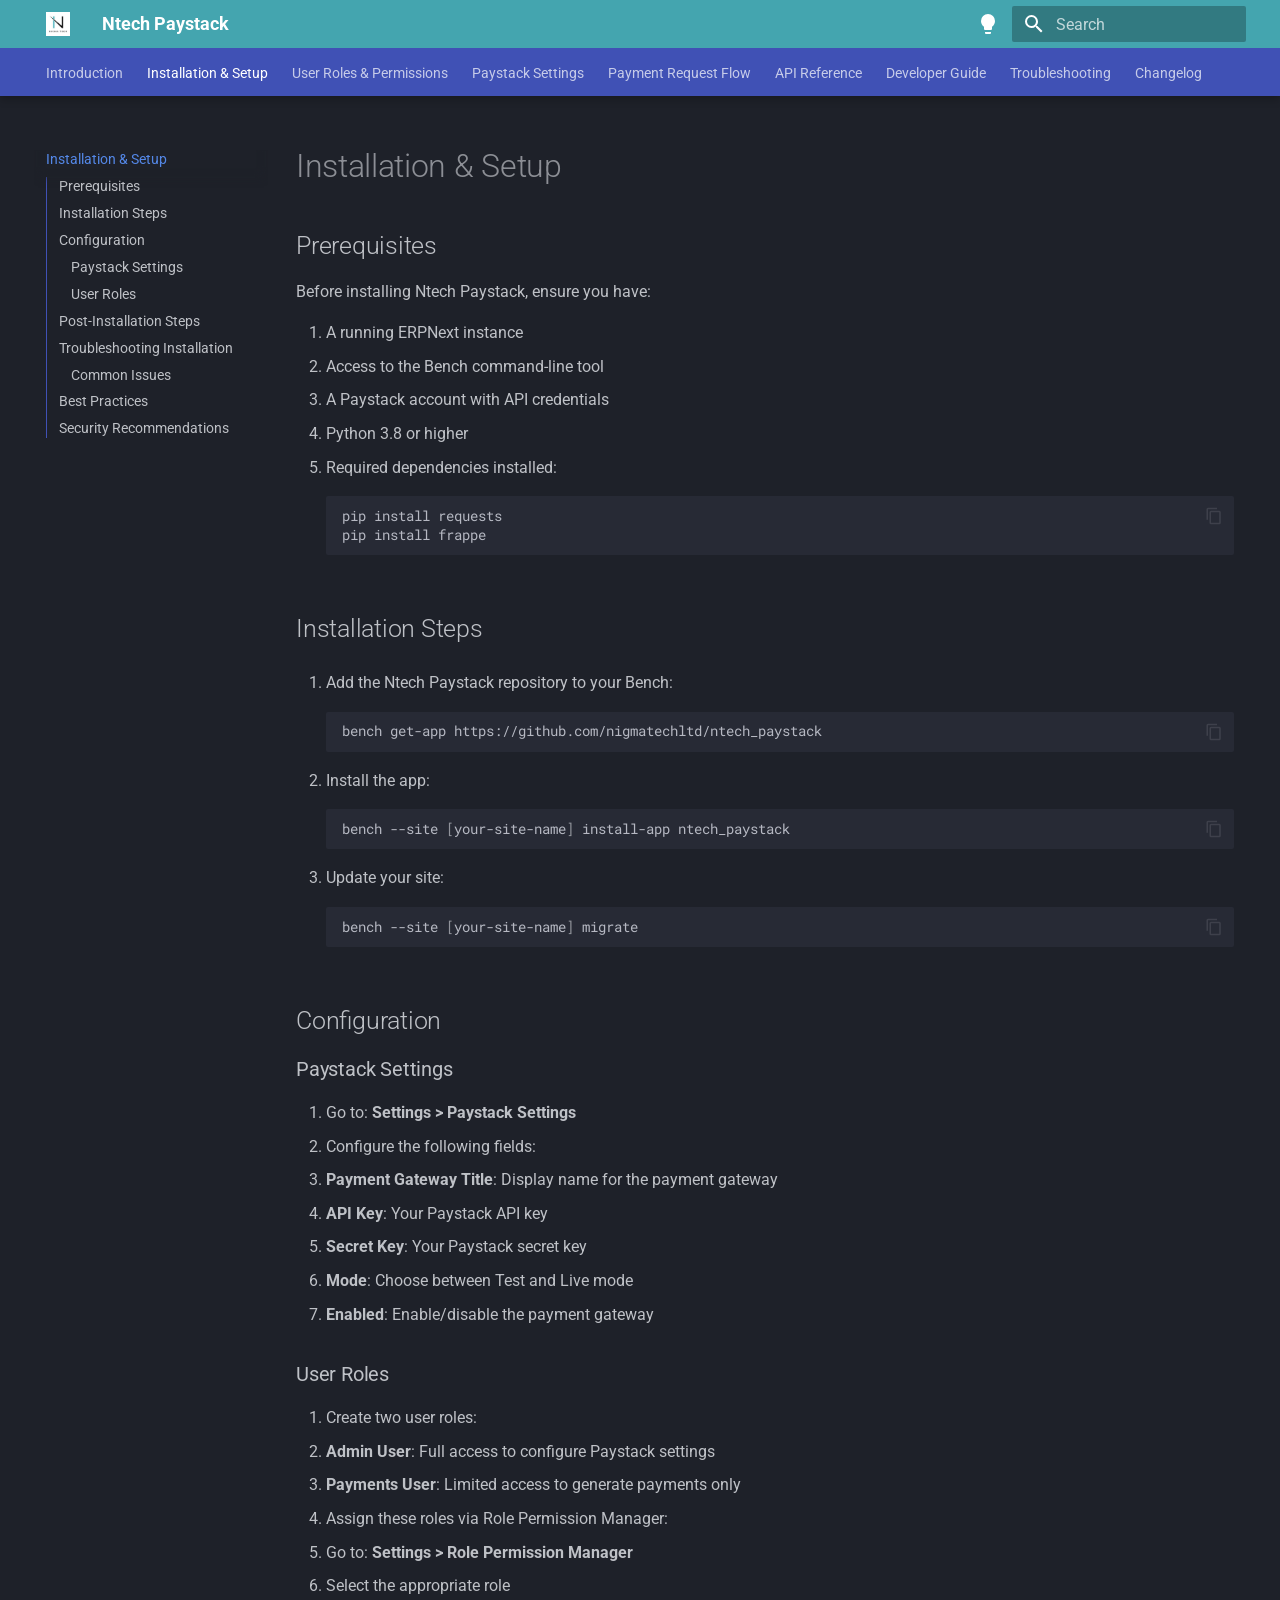
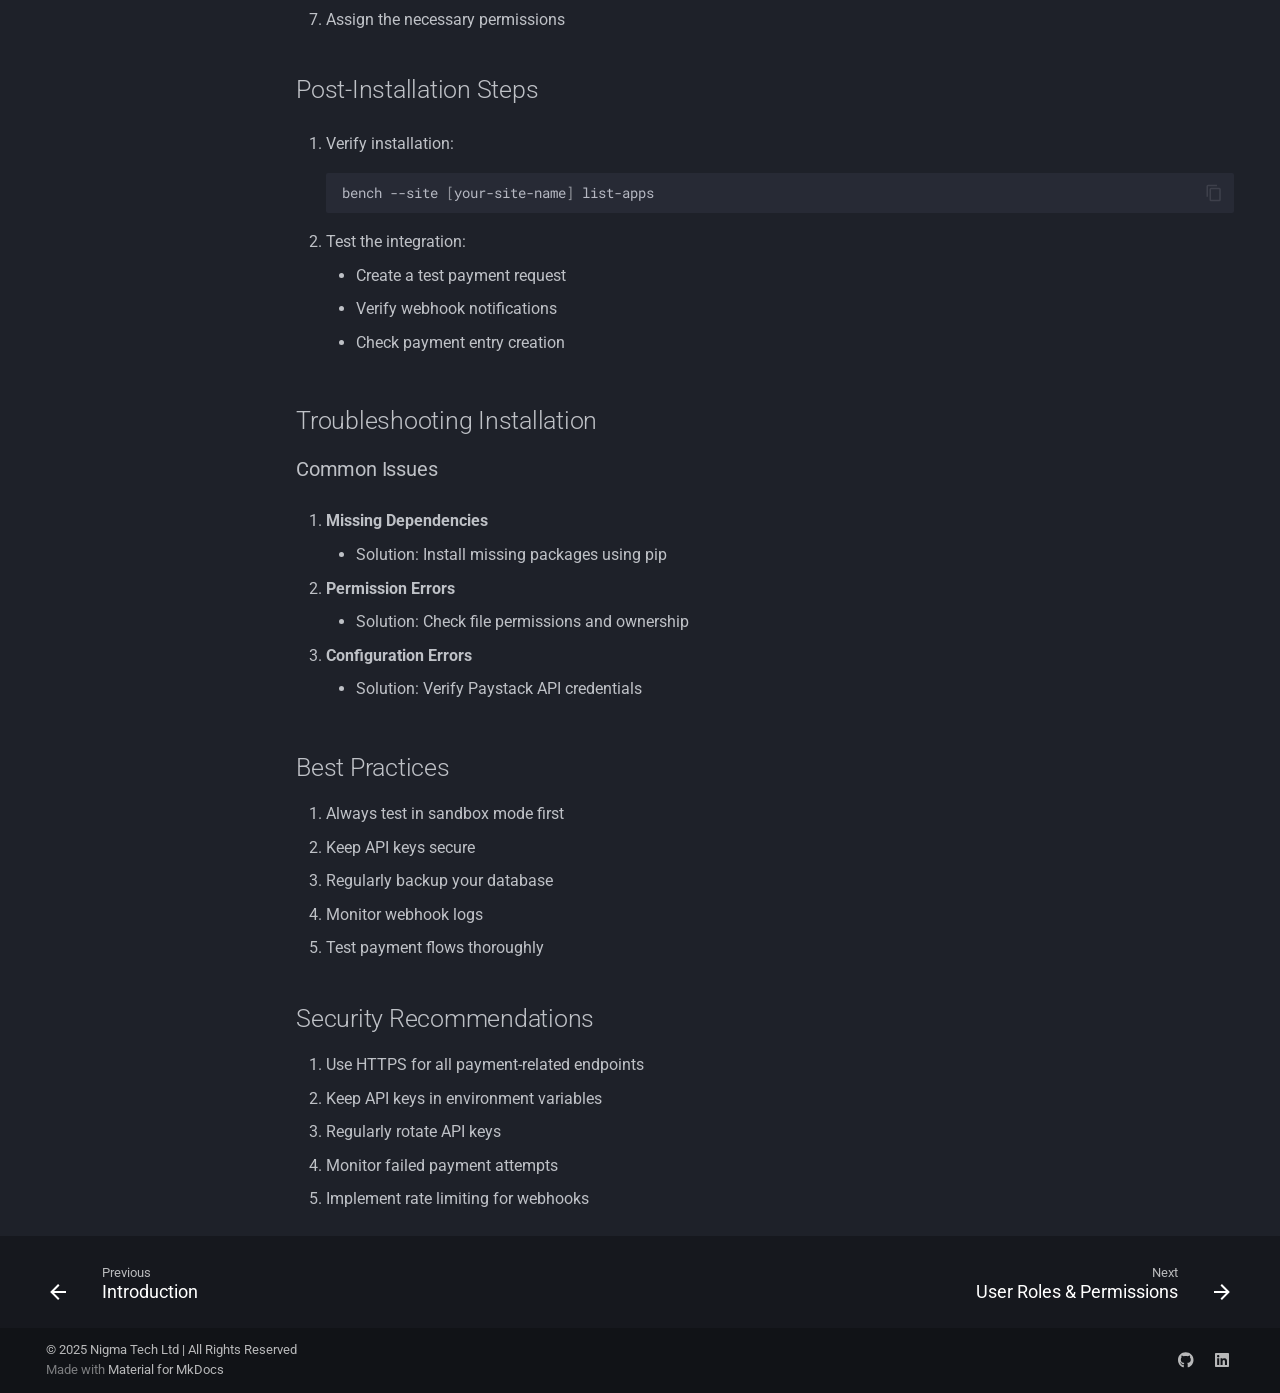
<file: installation/index.html>
<!doctype html>
<html lang="en" class="no-js">
  <head>
    
      <meta charset="utf-8">
      <meta name="viewport" content="width=device-width,initial-scale=1">
      
        <meta name="description" content="Paystack Integration for ERPNext">
      
      
      
        <link rel="canonical" href="https://nigmatechltd.github.io/ntech_paystack/installation/">
      
      
        <link rel="prev" href="..">
      
      
        <link rel="next" href="../roles/">
      
      
      <link rel="icon" href="../assets/images/favicon.png">
      <meta name="generator" content="mkdocs-1.6.1, mkdocs-material-9.6.15">
    
    
      
        <title>Installation & Setup - Ntech Paystack</title>
      
    
    
      <link rel="stylesheet" href="../assets/stylesheets/main.342714a4.min.css">
      
        
        <link rel="stylesheet" href="../assets/stylesheets/palette.06af60db.min.css">
      
      


    
    
      
    
    
      
        
        
        <link rel="preconnect" href="https://fonts.gstatic.com" crossorigin>
        <link rel="stylesheet" href="https://fonts.googleapis.com/css?family=Roboto:300,300i,400,400i,700,700i%7CRoboto+Mono:400,400i,700,700i&display=fallback">
        <style>:root{--md-text-font:"Roboto";--md-code-font:"Roboto Mono"}</style>
      
    
    
      <link rel="stylesheet" href="../overrides/styles/extra.css">
    
    <script>__md_scope=new URL("..",location),__md_hash=e=>[...e].reduce(((e,_)=>(e<<5)-e+_.charCodeAt(0)),0),__md_get=(e,_=localStorage,t=__md_scope)=>JSON.parse(_.getItem(t.pathname+"."+e)),__md_set=(e,_,t=localStorage,a=__md_scope)=>{try{t.setItem(a.pathname+"."+e,JSON.stringify(_))}catch(e){}}</script>
    
      
  


  
  

<script id="__analytics">function __md_analytics(){function e(){dataLayer.push(arguments)}window.dataLayer=window.dataLayer||[],e("js",new Date),e("config","UA-XXXXXXXXX-X"),document.addEventListener("DOMContentLoaded",(function(){document.forms.search&&document.forms.search.query.addEventListener("blur",(function(){this.value&&e("event","search",{search_term:this.value})}));document$.subscribe((function(){var t=document.forms.feedback;if(void 0!==t)for(var a of t.querySelectorAll("[type=submit]"))a.addEventListener("click",(function(a){a.preventDefault();var n=document.location.pathname,d=this.getAttribute("data-md-value");e("event","feedback",{page:n,data:d}),t.firstElementChild.disabled=!0;var r=t.querySelector(".md-feedback__note [data-md-value='"+d+"']");r&&(r.hidden=!1)})),t.hidden=!1})),location$.subscribe((function(t){e("config","UA-XXXXXXXXX-X",{page_path:t.pathname})}))}));var t=document.createElement("script");t.async=!0,t.src="https://www.googletagmanager.com/gtag/js?id=UA-XXXXXXXXX-X",document.getElementById("__analytics").insertAdjacentElement("afterEnd",t)}</script>
  
    <script>"undefined"!=typeof __md_analytics&&__md_analytics()</script>
  

    
    
    
  </head>
  
  
    
    
      
    
    
    
    
    <body dir="ltr" data-md-color-scheme="slate" data-md-color-primary="indigo" data-md-color-accent="indigo">
  
    
    <input class="md-toggle" data-md-toggle="drawer" type="checkbox" id="__drawer" autocomplete="off">
    <input class="md-toggle" data-md-toggle="search" type="checkbox" id="__search" autocomplete="off">
    <label class="md-overlay" for="__drawer"></label>
    <div data-md-component="skip">
      
        
        <a href="#installation-setup" class="md-skip">
          Skip to content
        </a>
      
    </div>
    <div data-md-component="announce">
      
    </div>
    
    
      

  

<header class="md-header md-header--shadow md-header--lifted" data-md-component="header">
  <nav class="md-header__inner md-grid" aria-label="Header">
    <a href=".." title="Ntech Paystack" class="md-header__button md-logo" aria-label="Ntech Paystack" data-md-component="logo">
      
  <img src="../assets/nigmatechnologies_logo.png" alt="logo">

    </a>
    <label class="md-header__button md-icon" for="__drawer">
      
      <svg xmlns="http://www.w3.org/2000/svg" viewBox="0 0 24 24"><path d="M3 6h18v2H3zm0 5h18v2H3zm0 5h18v2H3z"/></svg>
    </label>
    <div class="md-header__title" data-md-component="header-title">
      <div class="md-header__ellipsis">
        <div class="md-header__topic">
          <span class="md-ellipsis">
            Ntech Paystack
          </span>
        </div>
        <div class="md-header__topic" data-md-component="header-topic">
          <span class="md-ellipsis">
            
              Installation & Setup
            
          </span>
        </div>
      </div>
    </div>
    
      
        <form class="md-header__option" data-md-component="palette">
  
    
    
    
    <input class="md-option" data-md-color-media="" data-md-color-scheme="slate" data-md-color-primary="indigo" data-md-color-accent="indigo"  aria-label="Switch to light mode"  type="radio" name="__palette" id="__palette_0">
    
      <label class="md-header__button md-icon" title="Switch to light mode" for="__palette_1" hidden>
        <svg xmlns="http://www.w3.org/2000/svg" viewBox="0 0 24 24"><path d="M12 2a7 7 0 0 0-7 7c0 2.38 1.19 4.47 3 5.74V17a1 1 0 0 0 1 1h6a1 1 0 0 0 1-1v-2.26c1.81-1.27 3-3.36 3-5.74a7 7 0 0 0-7-7M9 21a1 1 0 0 0 1 1h4a1 1 0 0 0 1-1v-1H9z"/></svg>
      </label>
    
  
    
    
    
    <input class="md-option" data-md-color-media="" data-md-color-scheme="default" data-md-color-primary="indigo" data-md-color-accent="indigo"  aria-label="Switch to dark mode"  type="radio" name="__palette" id="__palette_1">
    
      <label class="md-header__button md-icon" title="Switch to dark mode" for="__palette_0" hidden>
        <svg xmlns="http://www.w3.org/2000/svg" viewBox="0 0 24 24"><path d="M12 2a7 7 0 0 1 7 7c0 2.38-1.19 4.47-3 5.74V17a1 1 0 0 1-1 1H9a1 1 0 0 1-1-1v-2.26C6.19 13.47 5 11.38 5 9a7 7 0 0 1 7-7M9 21v-1h6v1a1 1 0 0 1-1 1h-4a1 1 0 0 1-1-1m3-17a5 5 0 0 0-5 5c0 2.05 1.23 3.81 3 4.58V16h4v-2.42c1.77-.77 3-2.53 3-4.58a5 5 0 0 0-5-5"/></svg>
      </label>
    
  
</form>
      
    
    
      <script>var palette=__md_get("__palette");if(palette&&palette.color){if("(prefers-color-scheme)"===palette.color.media){var media=matchMedia("(prefers-color-scheme: light)"),input=document.querySelector(media.matches?"[data-md-color-media='(prefers-color-scheme: light)']":"[data-md-color-media='(prefers-color-scheme: dark)']");palette.color.media=input.getAttribute("data-md-color-media"),palette.color.scheme=input.getAttribute("data-md-color-scheme"),palette.color.primary=input.getAttribute("data-md-color-primary"),palette.color.accent=input.getAttribute("data-md-color-accent")}for(var[key,value]of Object.entries(palette.color))document.body.setAttribute("data-md-color-"+key,value)}</script>
    
    
    
      
      
        <label class="md-header__button md-icon" for="__search">
          
          <svg xmlns="http://www.w3.org/2000/svg" viewBox="0 0 24 24"><path d="M9.5 3A6.5 6.5 0 0 1 16 9.5c0 1.61-.59 3.09-1.56 4.23l.27.27h.79l5 5-1.5 1.5-5-5v-.79l-.27-.27A6.52 6.52 0 0 1 9.5 16 6.5 6.5 0 0 1 3 9.5 6.5 6.5 0 0 1 9.5 3m0 2C7 5 5 7 5 9.5S7 14 9.5 14 14 12 14 9.5 12 5 9.5 5"/></svg>
        </label>
        <div class="md-search" data-md-component="search" role="dialog">
  <label class="md-search__overlay" for="__search"></label>
  <div class="md-search__inner" role="search">
    <form class="md-search__form" name="search">
      <input type="text" class="md-search__input" name="query" aria-label="Search" placeholder="Search" autocapitalize="off" autocorrect="off" autocomplete="off" spellcheck="false" data-md-component="search-query" required>
      <label class="md-search__icon md-icon" for="__search">
        
        <svg xmlns="http://www.w3.org/2000/svg" viewBox="0 0 24 24"><path d="M9.5 3A6.5 6.5 0 0 1 16 9.5c0 1.61-.59 3.09-1.56 4.23l.27.27h.79l5 5-1.5 1.5-5-5v-.79l-.27-.27A6.52 6.52 0 0 1 9.5 16 6.5 6.5 0 0 1 3 9.5 6.5 6.5 0 0 1 9.5 3m0 2C7 5 5 7 5 9.5S7 14 9.5 14 14 12 14 9.5 12 5 9.5 5"/></svg>
        
        <svg xmlns="http://www.w3.org/2000/svg" viewBox="0 0 24 24"><path d="M20 11v2H8l5.5 5.5-1.42 1.42L4.16 12l7.92-7.92L13.5 5.5 8 11z"/></svg>
      </label>
      <nav class="md-search__options" aria-label="Search">
        
          <a href="javascript:void(0)" class="md-search__icon md-icon" title="Share" aria-label="Share" data-clipboard data-clipboard-text="" data-md-component="search-share" tabindex="-1">
            
            <svg xmlns="http://www.w3.org/2000/svg" viewBox="0 0 24 24"><path d="M18 16.08c-.76 0-1.44.3-1.96.77L8.91 12.7c.05-.23.09-.46.09-.7s-.04-.47-.09-.7l7.05-4.11c.54.5 1.25.81 2.04.81a3 3 0 0 0 3-3 3 3 0 0 0-3-3 3 3 0 0 0-3 3c0 .24.04.47.09.7L8.04 9.81C7.5 9.31 6.79 9 6 9a3 3 0 0 0-3 3 3 3 0 0 0 3 3c.79 0 1.5-.31 2.04-.81l7.12 4.15c-.05.21-.08.43-.08.66 0 1.61 1.31 2.91 2.92 2.91s2.92-1.3 2.92-2.91A2.92 2.92 0 0 0 18 16.08"/></svg>
          </a>
        
        <button type="reset" class="md-search__icon md-icon" title="Clear" aria-label="Clear" tabindex="-1">
          
          <svg xmlns="http://www.w3.org/2000/svg" viewBox="0 0 24 24"><path d="M19 6.41 17.59 5 12 10.59 6.41 5 5 6.41 10.59 12 5 17.59 6.41 19 12 13.41 17.59 19 19 17.59 13.41 12z"/></svg>
        </button>
      </nav>
      
        <div class="md-search__suggest" data-md-component="search-suggest"></div>
      
    </form>
    <div class="md-search__output">
      <div class="md-search__scrollwrap" tabindex="0" data-md-scrollfix>
        <div class="md-search-result" data-md-component="search-result">
          <div class="md-search-result__meta">
            Initializing search
          </div>
          <ol class="md-search-result__list" role="presentation"></ol>
        </div>
      </div>
    </div>
  </div>
</div>
      
    
    
  </nav>
  
    
      
<nav class="md-tabs" aria-label="Tabs" data-md-component="tabs">
  <div class="md-grid">
    <ul class="md-tabs__list">
      
        
  
  
  
  
    <li class="md-tabs__item">
      <a href=".." class="md-tabs__link">
        
  
  
    
  
  Introduction

      </a>
    </li>
  

      
        
  
  
  
    
  
  
    <li class="md-tabs__item md-tabs__item--active">
      <a href="./" class="md-tabs__link">
        
  
  
    
  
  Installation & Setup

      </a>
    </li>
  

      
        
  
  
  
  
    <li class="md-tabs__item">
      <a href="../roles/" class="md-tabs__link">
        
  
  
    
  
  User Roles & Permissions

      </a>
    </li>
  

      
        
  
  
  
  
    <li class="md-tabs__item">
      <a href="../settings/" class="md-tabs__link">
        
  
  
    
  
  Paystack Settings

      </a>
    </li>
  

      
        
  
  
  
  
    <li class="md-tabs__item">
      <a href="../payment_flow/" class="md-tabs__link">
        
  
  
    
  
  Payment Request Flow

      </a>
    </li>
  

      
        
  
  
  
  
    <li class="md-tabs__item">
      <a href="../api/" class="md-tabs__link">
        
  
  
    
  
  API Reference

      </a>
    </li>
  

      
        
  
  
  
  
    <li class="md-tabs__item">
      <a href="../developer_guide/" class="md-tabs__link">
        
  
  
    
  
  Developer Guide

      </a>
    </li>
  

      
        
  
  
  
  
    <li class="md-tabs__item">
      <a href="../troubleshooting/" class="md-tabs__link">
        
  
  
    
  
  Troubleshooting

      </a>
    </li>
  

      
        
  
  
  
  
    <li class="md-tabs__item">
      <a href="../changelog/" class="md-tabs__link">
        
  
  
    
  
  Changelog

      </a>
    </li>
  

      
    </ul>
  </div>
</nav>
    
  
</header>
    
    <div class="md-container" data-md-component="container">
      
      
        
      
      <main class="md-main" data-md-component="main">
        <div class="md-main__inner md-grid">
          
            
              
              <div class="md-sidebar md-sidebar--primary" data-md-component="sidebar" data-md-type="navigation" >
                <div class="md-sidebar__scrollwrap">
                  <div class="md-sidebar__inner">
                    


  


  

<nav class="md-nav md-nav--primary md-nav--lifted md-nav--integrated" aria-label="Navigation" data-md-level="0">
  <label class="md-nav__title" for="__drawer">
    <a href=".." title="Ntech Paystack" class="md-nav__button md-logo" aria-label="Ntech Paystack" data-md-component="logo">
      
  <img src="../assets/nigmatechnologies_logo.png" alt="logo">

    </a>
    Ntech Paystack
  </label>
  
  <ul class="md-nav__list" data-md-scrollfix>
    
      
      
  
  
  
  
    <li class="md-nav__item">
      <a href=".." class="md-nav__link">
        
  
  
  <span class="md-ellipsis">
    Introduction
    
  </span>
  

      </a>
    </li>
  

    
      
      
  
  
    
  
  
  
    <li class="md-nav__item md-nav__item--active">
      
      <input class="md-nav__toggle md-toggle" type="checkbox" id="__toc">
      
      
        
      
      
        <label class="md-nav__link md-nav__link--active" for="__toc">
          
  
  
  <span class="md-ellipsis">
    Installation & Setup
    
  </span>
  

          <span class="md-nav__icon md-icon"></span>
        </label>
      
      <a href="./" class="md-nav__link md-nav__link--active">
        
  
  
  <span class="md-ellipsis">
    Installation & Setup
    
  </span>
  

      </a>
      
        

<nav class="md-nav md-nav--secondary" aria-label="Table of contents">
  
  
  
    
  
  
    <label class="md-nav__title" for="__toc">
      <span class="md-nav__icon md-icon"></span>
      Table of contents
    </label>
    <ul class="md-nav__list" data-md-component="toc" data-md-scrollfix>
      
        <li class="md-nav__item">
  <a href="#prerequisites" class="md-nav__link">
    <span class="md-ellipsis">
      Prerequisites
    </span>
  </a>
  
</li>
      
        <li class="md-nav__item">
  <a href="#installation-steps" class="md-nav__link">
    <span class="md-ellipsis">
      Installation Steps
    </span>
  </a>
  
</li>
      
        <li class="md-nav__item">
  <a href="#configuration" class="md-nav__link">
    <span class="md-ellipsis">
      Configuration
    </span>
  </a>
  
    <nav class="md-nav" aria-label="Configuration">
      <ul class="md-nav__list">
        
          <li class="md-nav__item">
  <a href="#paystack-settings" class="md-nav__link">
    <span class="md-ellipsis">
      Paystack Settings
    </span>
  </a>
  
</li>
        
          <li class="md-nav__item">
  <a href="#user-roles" class="md-nav__link">
    <span class="md-ellipsis">
      User Roles
    </span>
  </a>
  
</li>
        
      </ul>
    </nav>
  
</li>
      
        <li class="md-nav__item">
  <a href="#post-installation-steps" class="md-nav__link">
    <span class="md-ellipsis">
      Post-Installation Steps
    </span>
  </a>
  
</li>
      
        <li class="md-nav__item">
  <a href="#troubleshooting-installation" class="md-nav__link">
    <span class="md-ellipsis">
      Troubleshooting Installation
    </span>
  </a>
  
    <nav class="md-nav" aria-label="Troubleshooting Installation">
      <ul class="md-nav__list">
        
          <li class="md-nav__item">
  <a href="#common-issues" class="md-nav__link">
    <span class="md-ellipsis">
      Common Issues
    </span>
  </a>
  
</li>
        
      </ul>
    </nav>
  
</li>
      
        <li class="md-nav__item">
  <a href="#best-practices" class="md-nav__link">
    <span class="md-ellipsis">
      Best Practices
    </span>
  </a>
  
</li>
      
        <li class="md-nav__item">
  <a href="#security-recommendations" class="md-nav__link">
    <span class="md-ellipsis">
      Security Recommendations
    </span>
  </a>
  
</li>
      
    </ul>
  
</nav>
      
    </li>
  

    
      
      
  
  
  
  
    <li class="md-nav__item">
      <a href="../roles/" class="md-nav__link">
        
  
  
  <span class="md-ellipsis">
    User Roles & Permissions
    
  </span>
  

      </a>
    </li>
  

    
      
      
  
  
  
  
    <li class="md-nav__item">
      <a href="../settings/" class="md-nav__link">
        
  
  
  <span class="md-ellipsis">
    Paystack Settings
    
  </span>
  

      </a>
    </li>
  

    
      
      
  
  
  
  
    <li class="md-nav__item">
      <a href="../payment_flow/" class="md-nav__link">
        
  
  
  <span class="md-ellipsis">
    Payment Request Flow
    
  </span>
  

      </a>
    </li>
  

    
      
      
  
  
  
  
    <li class="md-nav__item">
      <a href="../api/" class="md-nav__link">
        
  
  
  <span class="md-ellipsis">
    API Reference
    
  </span>
  

      </a>
    </li>
  

    
      
      
  
  
  
  
    <li class="md-nav__item">
      <a href="../developer_guide/" class="md-nav__link">
        
  
  
  <span class="md-ellipsis">
    Developer Guide
    
  </span>
  

      </a>
    </li>
  

    
      
      
  
  
  
  
    <li class="md-nav__item">
      <a href="../troubleshooting/" class="md-nav__link">
        
  
  
  <span class="md-ellipsis">
    Troubleshooting
    
  </span>
  

      </a>
    </li>
  

    
      
      
  
  
  
  
    <li class="md-nav__item">
      <a href="../changelog/" class="md-nav__link">
        
  
  
  <span class="md-ellipsis">
    Changelog
    
  </span>
  

      </a>
    </li>
  

    
  </ul>
</nav>
                  </div>
                </div>
              </div>
            
            
          
          
            <div class="md-content" data-md-component="content">
              <article class="md-content__inner md-typeset">
                
                  


  
  


<h1 id="installation-setup">Installation &amp; Setup<a class="headerlink" href="#installation-setup" title="Permanent link">&para;</a></h1>
<h2 id="prerequisites">Prerequisites<a class="headerlink" href="#prerequisites" title="Permanent link">&para;</a></h2>
<p>Before installing Ntech Paystack, ensure you have:</p>
<ol>
<li>A running ERPNext instance</li>
<li>Access to the Bench command-line tool</li>
<li>A Paystack account with API credentials</li>
<li>Python 3.8 or higher</li>
<li>Required dependencies installed:
   <div class="highlight"><pre><span></span><code>pip<span class="w"> </span>install<span class="w"> </span>requests
pip<span class="w"> </span>install<span class="w"> </span>frappe
</code></pre></div></li>
</ol>
<h2 id="installation-steps">Installation Steps<a class="headerlink" href="#installation-steps" title="Permanent link">&para;</a></h2>
<ol>
<li>
<p>Add the Ntech Paystack repository to your Bench:
   <div class="highlight"><pre><span></span><code>bench<span class="w"> </span>get-app<span class="w"> </span>https://github.com/nigmatechltd/ntech_paystack
</code></pre></div></p>
</li>
<li>
<p>Install the app:
   <div class="highlight"><pre><span></span><code>bench<span class="w"> </span>--site<span class="w"> </span><span class="o">[</span>your-site-name<span class="o">]</span><span class="w"> </span>install-app<span class="w"> </span>ntech_paystack
</code></pre></div></p>
</li>
<li>
<p>Update your site:
   <div class="highlight"><pre><span></span><code>bench<span class="w"> </span>--site<span class="w"> </span><span class="o">[</span>your-site-name<span class="o">]</span><span class="w"> </span>migrate
</code></pre></div></p>
</li>
</ol>
<h2 id="configuration">Configuration<a class="headerlink" href="#configuration" title="Permanent link">&para;</a></h2>
<h3 id="paystack-settings">Paystack Settings<a class="headerlink" href="#paystack-settings" title="Permanent link">&para;</a></h3>
<ol>
<li>Go to: <strong>Settings &gt; Paystack Settings</strong></li>
<li>Configure the following fields:</li>
<li><strong>Payment Gateway Title</strong>: Display name for the payment gateway</li>
<li><strong>API Key</strong>: Your Paystack API key</li>
<li><strong>Secret Key</strong>: Your Paystack secret key</li>
<li><strong>Mode</strong>: Choose between Test and Live mode</li>
<li><strong>Enabled</strong>: Enable/disable the payment gateway</li>
</ol>
<h3 id="user-roles">User Roles<a class="headerlink" href="#user-roles" title="Permanent link">&para;</a></h3>
<ol>
<li>Create two user roles:</li>
<li><strong>Admin User</strong>: Full access to configure Paystack settings</li>
<li>
<p><strong>Payments User</strong>: Limited access to generate payments only</p>
</li>
<li>
<p>Assign these roles via Role Permission Manager:</p>
</li>
<li>Go to: <strong>Settings &gt; Role Permission Manager</strong></li>
<li>Select the appropriate role</li>
<li>Assign the necessary permissions</li>
</ol>
<h2 id="post-installation-steps">Post-Installation Steps<a class="headerlink" href="#post-installation-steps" title="Permanent link">&para;</a></h2>
<ol>
<li>
<p>Verify installation:
   <div class="highlight"><pre><span></span><code>bench<span class="w"> </span>--site<span class="w"> </span><span class="o">[</span>your-site-name<span class="o">]</span><span class="w"> </span>list-apps
</code></pre></div></p>
</li>
<li>
<p>Test the integration:</p>
<ul>
<li>Create a test payment request</li>
<li>Verify webhook notifications</li>
<li>Check payment entry creation</li>
</ul>
</li>
</ol>
<!-- 2. Check webhook endpoints:
   ```bash
   bench --site [your-site-name] get-webhook-endpoints
   ``` -->

<h2 id="troubleshooting-installation">Troubleshooting Installation<a class="headerlink" href="#troubleshooting-installation" title="Permanent link">&para;</a></h2>
<h3 id="common-issues">Common Issues<a class="headerlink" href="#common-issues" title="Permanent link">&para;</a></h3>
<ol>
<li>
<p><strong>Missing Dependencies</strong></p>
<ul>
<li>Solution: Install missing packages using pip</li>
</ul>
</li>
<li>
<p><strong>Permission Errors</strong></p>
<ul>
<li>Solution: Check file permissions and ownership</li>
</ul>
</li>
<li>
<p><strong>Configuration Errors</strong></p>
<ul>
<li>Solution: Verify Paystack API credentials</li>
</ul>
</li>
</ol>
<!-- ### Verification Steps

1. Check logs:
   <div class="highlight"><pre><span></span><code>bench<span class="w"> </span>--site<span class="w"> </span><span class="o">[</span>your-site-name<span class="o">]</span><span class="w"> </span>logs
</code></pre></div>

2. Verify database migrations:
   ```bash
   bench --site [your-site-name] migrate-status
   ``` -->

<h2 id="best-practices">Best Practices<a class="headerlink" href="#best-practices" title="Permanent link">&para;</a></h2>
<ol>
<li>Always test in sandbox mode first</li>
<li>Keep API keys secure</li>
<li>Regularly backup your database</li>
<li>Monitor webhook logs</li>
<li>Test payment flows thoroughly</li>
</ol>
<h2 id="security-recommendations">Security Recommendations<a class="headerlink" href="#security-recommendations" title="Permanent link">&para;</a></h2>
<ol>
<li>Use HTTPS for all payment-related endpoints</li>
<li>Keep API keys in environment variables</li>
<li>Regularly rotate API keys</li>
<li>Monitor failed payment attempts</li>
<li>Implement rate limiting for webhooks</li>
</ol>









  




                
              </article>
            </div>
          
          
  <script>var tabs=__md_get("__tabs");if(Array.isArray(tabs))e:for(var set of document.querySelectorAll(".tabbed-set")){var labels=set.querySelector(".tabbed-labels");for(var tab of tabs)for(var label of labels.getElementsByTagName("label"))if(label.innerText.trim()===tab){var input=document.getElementById(label.htmlFor);input.checked=!0;continue e}}</script>

<script>var target=document.getElementById(location.hash.slice(1));target&&target.name&&(target.checked=target.name.startsWith("__tabbed_"))</script>
        </div>
        
          <button type="button" class="md-top md-icon" data-md-component="top" hidden>
  
  <svg xmlns="http://www.w3.org/2000/svg" viewBox="0 0 24 24"><path d="M13 20h-2V8l-5.5 5.5-1.42-1.42L12 4.16l7.92 7.92-1.42 1.42L13 8z"/></svg>
  Back to top
</button>
        
      </main>
      
        <footer class="md-footer">
  
    
      
      <nav class="md-footer__inner md-grid" aria-label="Footer" >
        
          
          <a href=".." class="md-footer__link md-footer__link--prev" aria-label="Previous: Introduction">
            <div class="md-footer__button md-icon">
              
              <svg xmlns="http://www.w3.org/2000/svg" viewBox="0 0 24 24"><path d="M20 11v2H8l5.5 5.5-1.42 1.42L4.16 12l7.92-7.92L13.5 5.5 8 11z"/></svg>
            </div>
            <div class="md-footer__title">
              <span class="md-footer__direction">
                Previous
              </span>
              <div class="md-ellipsis">
                Introduction
              </div>
            </div>
          </a>
        
        
          
          <a href="../roles/" class="md-footer__link md-footer__link--next" aria-label="Next: User Roles &amp; Permissions">
            <div class="md-footer__title">
              <span class="md-footer__direction">
                Next
              </span>
              <div class="md-ellipsis">
                User Roles & Permissions
              </div>
            </div>
            <div class="md-footer__button md-icon">
              
              <svg xmlns="http://www.w3.org/2000/svg" viewBox="0 0 24 24"><path d="M4 11v2h12l-5.5 5.5 1.42 1.42L19.84 12l-7.92-7.92L10.5 5.5 16 11z"/></svg>
            </div>
          </a>
        
      </nav>
    
  
  <div class="md-footer-meta md-typeset">
    <div class="md-footer-meta__inner md-grid">
      <div class="md-copyright">
  
    <div class="md-copyright__highlight">
      © 2025 <a href="https://github.com/nigmatechltd" target="_blank" rel="noopener">Nigma Tech Ltd</a> | All Rights Reserved
    </div>
  
  
    Made with
    <a href="https://squidfunk.github.io/mkdocs-material/" target="_blank" rel="noopener">
      Material for MkDocs
    </a>
  
</div>
      
        <div class="md-social">
  
    
    
    
    
      
      
    
    <a href="https://github.com/nigmatechltd" target="_blank" rel="noopener" title="github.com" class="md-social__link">
      <svg xmlns="http://www.w3.org/2000/svg" viewBox="0 0 496 512"><!--! Font Awesome Free 6.7.2 by @fontawesome - https://fontawesome.com License - https://fontawesome.com/license/free (Icons: CC BY 4.0, Fonts: SIL OFL 1.1, Code: MIT License) Copyright 2024 Fonticons, Inc.--><path d="M165.9 397.4c0 2-2.3 3.6-5.2 3.6-3.3.3-5.6-1.3-5.6-3.6 0-2 2.3-3.6 5.2-3.6 3-.3 5.6 1.3 5.6 3.6m-31.1-4.5c-.7 2 1.3 4.3 4.3 4.9 2.6 1 5.6 0 6.2-2s-1.3-4.3-4.3-5.2c-2.6-.7-5.5.3-6.2 2.3m44.2-1.7c-2.9.7-4.9 2.6-4.6 4.9.3 2 2.9 3.3 5.9 2.6 2.9-.7 4.9-2.6 4.6-4.6-.3-1.9-3-3.2-5.9-2.9M244.8 8C106.1 8 0 113.3 0 252c0 110.9 69.8 205.8 169.5 239.2 12.8 2.3 17.3-5.6 17.3-12.1 0-6.2-.3-40.4-.3-61.4 0 0-70 15-84.7-29.8 0 0-11.4-29.1-27.8-36.6 0 0-22.9-15.7 1.6-15.4 0 0 24.9 2 38.6 25.8 21.9 38.6 58.6 27.5 72.9 20.9 2.3-16 8.8-27.1 16-33.7-55.9-6.2-112.3-14.3-112.3-110.5 0-27.5 7.6-41.3 23.6-58.9-2.6-6.5-11.1-33.3 2.6-67.9 20.9-6.5 69 27 69 27 20-5.6 41.5-8.5 62.8-8.5s42.8 2.9 62.8 8.5c0 0 48.1-33.6 69-27 13.7 34.7 5.2 61.4 2.6 67.9 16 17.7 25.8 31.5 25.8 58.9 0 96.5-58.9 104.2-114.8 110.5 9.2 7.9 17 22.9 17 46.4 0 33.7-.3 75.4-.3 83.6 0 6.5 4.6 14.4 17.3 12.1C428.2 457.8 496 362.9 496 252 496 113.3 383.5 8 244.8 8M97.2 352.9c-1.3 1-1 3.3.7 5.2 1.6 1.6 3.9 2.3 5.2 1 1.3-1 1-3.3-.7-5.2-1.6-1.6-3.9-2.3-5.2-1m-10.8-8.1c-.7 1.3.3 2.9 2.3 3.9 1.6 1 3.6.7 4.3-.7.7-1.3-.3-2.9-2.3-3.9-2-.6-3.6-.3-4.3.7m32.4 35.6c-1.6 1.3-1 4.3 1.3 6.2 2.3 2.3 5.2 2.6 6.5 1 1.3-1.3.7-4.3-1.3-6.2-2.2-2.3-5.2-2.6-6.5-1m-11.4-14.7c-1.6 1-1.6 3.6 0 5.9s4.3 3.3 5.6 2.3c1.6-1.3 1.6-3.9 0-6.2-1.4-2.3-4-3.3-5.6-2"/></svg>
    </a>
  
    
    
    
    
      
      
    
    <a href="https://www.linkedin.com/company/nigmatechltd" target="_blank" rel="noopener" title="www.linkedin.com" class="md-social__link">
      <svg xmlns="http://www.w3.org/2000/svg" viewBox="0 0 448 512"><!--! Font Awesome Free 6.7.2 by @fontawesome - https://fontawesome.com License - https://fontawesome.com/license/free (Icons: CC BY 4.0, Fonts: SIL OFL 1.1, Code: MIT License) Copyright 2024 Fonticons, Inc.--><path d="M416 32H31.9C14.3 32 0 46.5 0 64.3v383.4C0 465.5 14.3 480 31.9 480H416c17.6 0 32-14.5 32-32.3V64.3c0-17.8-14.4-32.3-32-32.3M135.4 416H69V202.2h66.5V416zm-33.2-243c-21.3 0-38.5-17.3-38.5-38.5S80.9 96 102.2 96c21.2 0 38.5 17.3 38.5 38.5 0 21.3-17.2 38.5-38.5 38.5m282.1 243h-66.4V312c0-24.8-.5-56.7-34.5-56.7-34.6 0-39.9 27-39.9 54.9V416h-66.4V202.2h63.7v29.2h.9c8.9-16.8 30.6-34.5 62.9-34.5 67.2 0 79.7 44.3 79.7 101.9z"/></svg>
    </a>
  
</div>
      
    </div>
  </div>
</footer>
      
    </div>
    <div class="md-dialog" data-md-component="dialog">
      <div class="md-dialog__inner md-typeset"></div>
    </div>
    
    
    
      
      <script id="__config" type="application/json">{"base": "..", "features": ["navigation.tabs", "navigation.tabs.sticky", "navigation.indexes", "navigation.top", "navigation.footer", "search.highlight", "search.suggest", "search.share", "content.code.annotation", "content.code.copy", "content.code.multiline", "content.tables", "content.tabs.link", "toc.integrate"], "search": "../assets/javascripts/workers/search.d50fe291.min.js", "tags": null, "translations": {"clipboard.copied": "Copied to clipboard", "clipboard.copy": "Copy to clipboard", "search.result.more.one": "1 more on this page", "search.result.more.other": "# more on this page", "search.result.none": "No matching documents", "search.result.one": "1 matching document", "search.result.other": "# matching documents", "search.result.placeholder": "Type to start searching", "search.result.term.missing": "Missing", "select.version": "Select version"}, "version": null}</script>
    
    
      <script src="../assets/javascripts/bundle.56ea9cef.min.js"></script>
      
    
  </body>
</html>
</file>
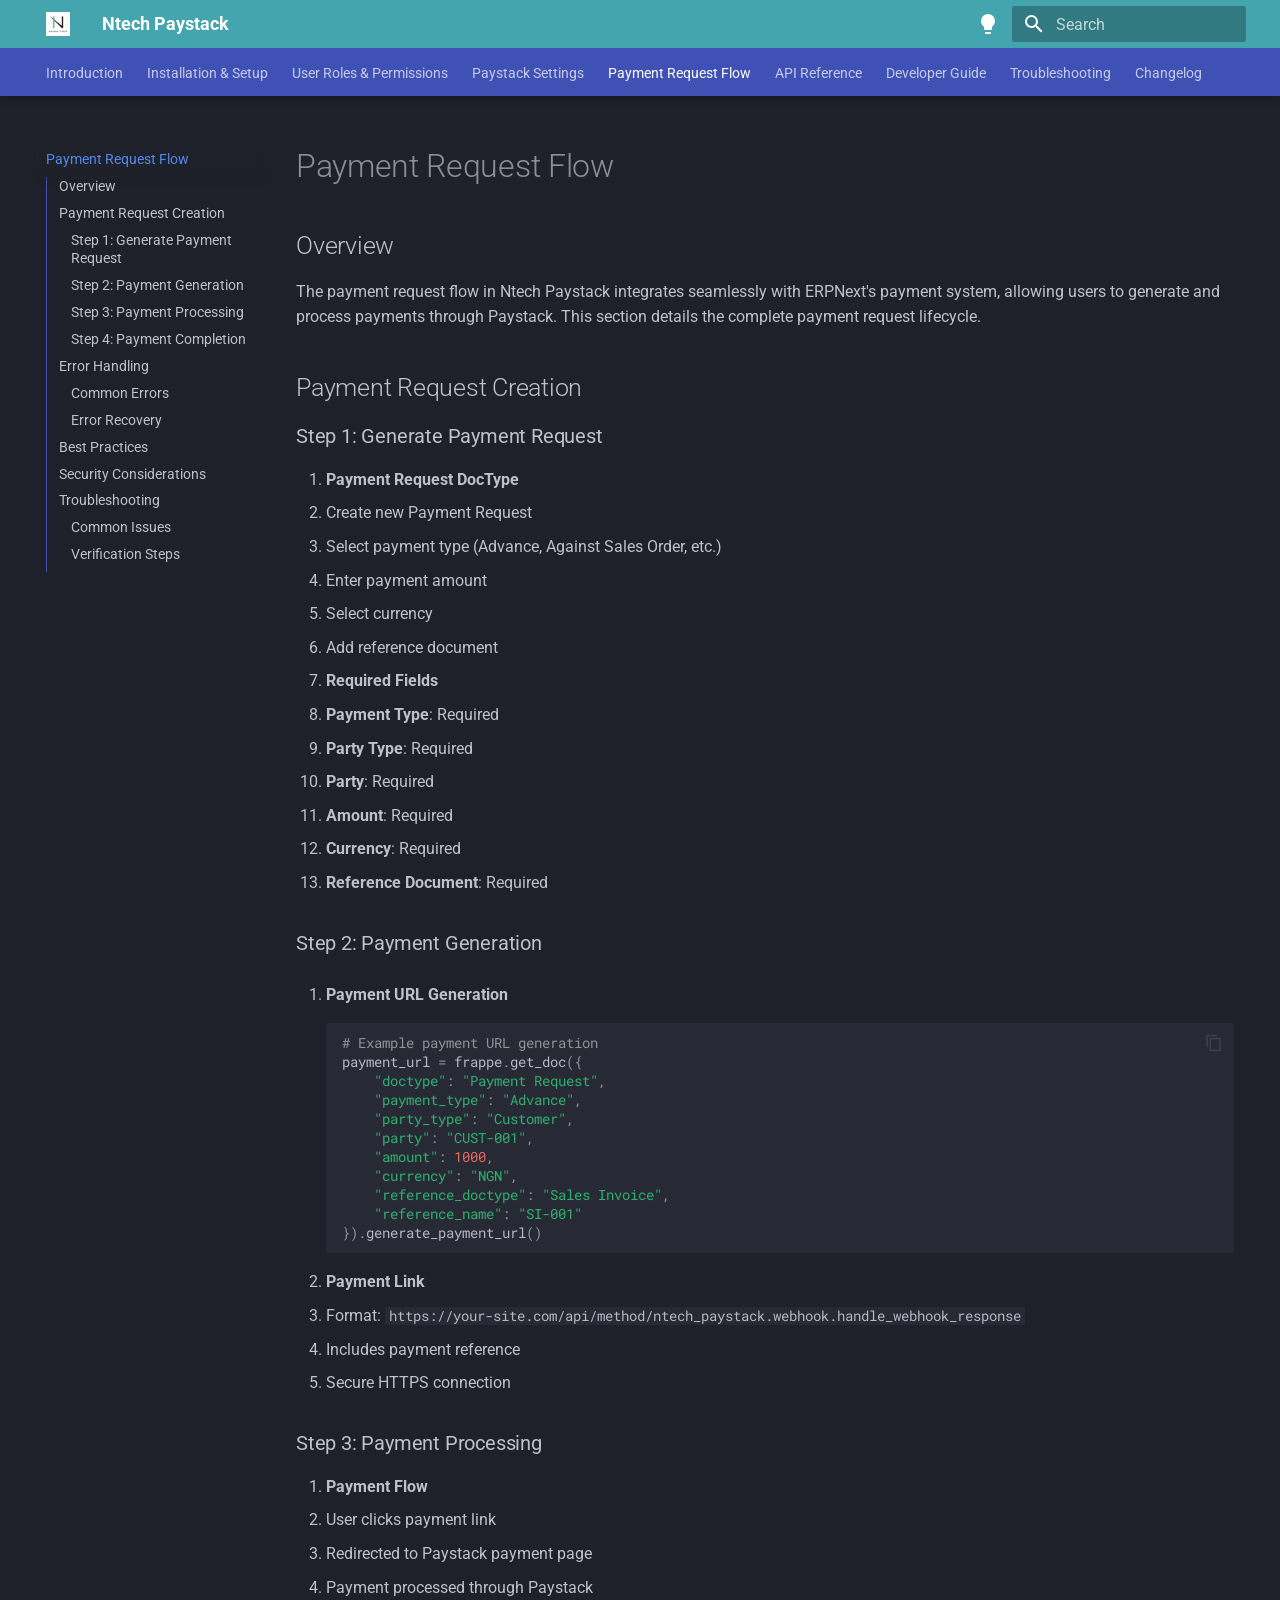
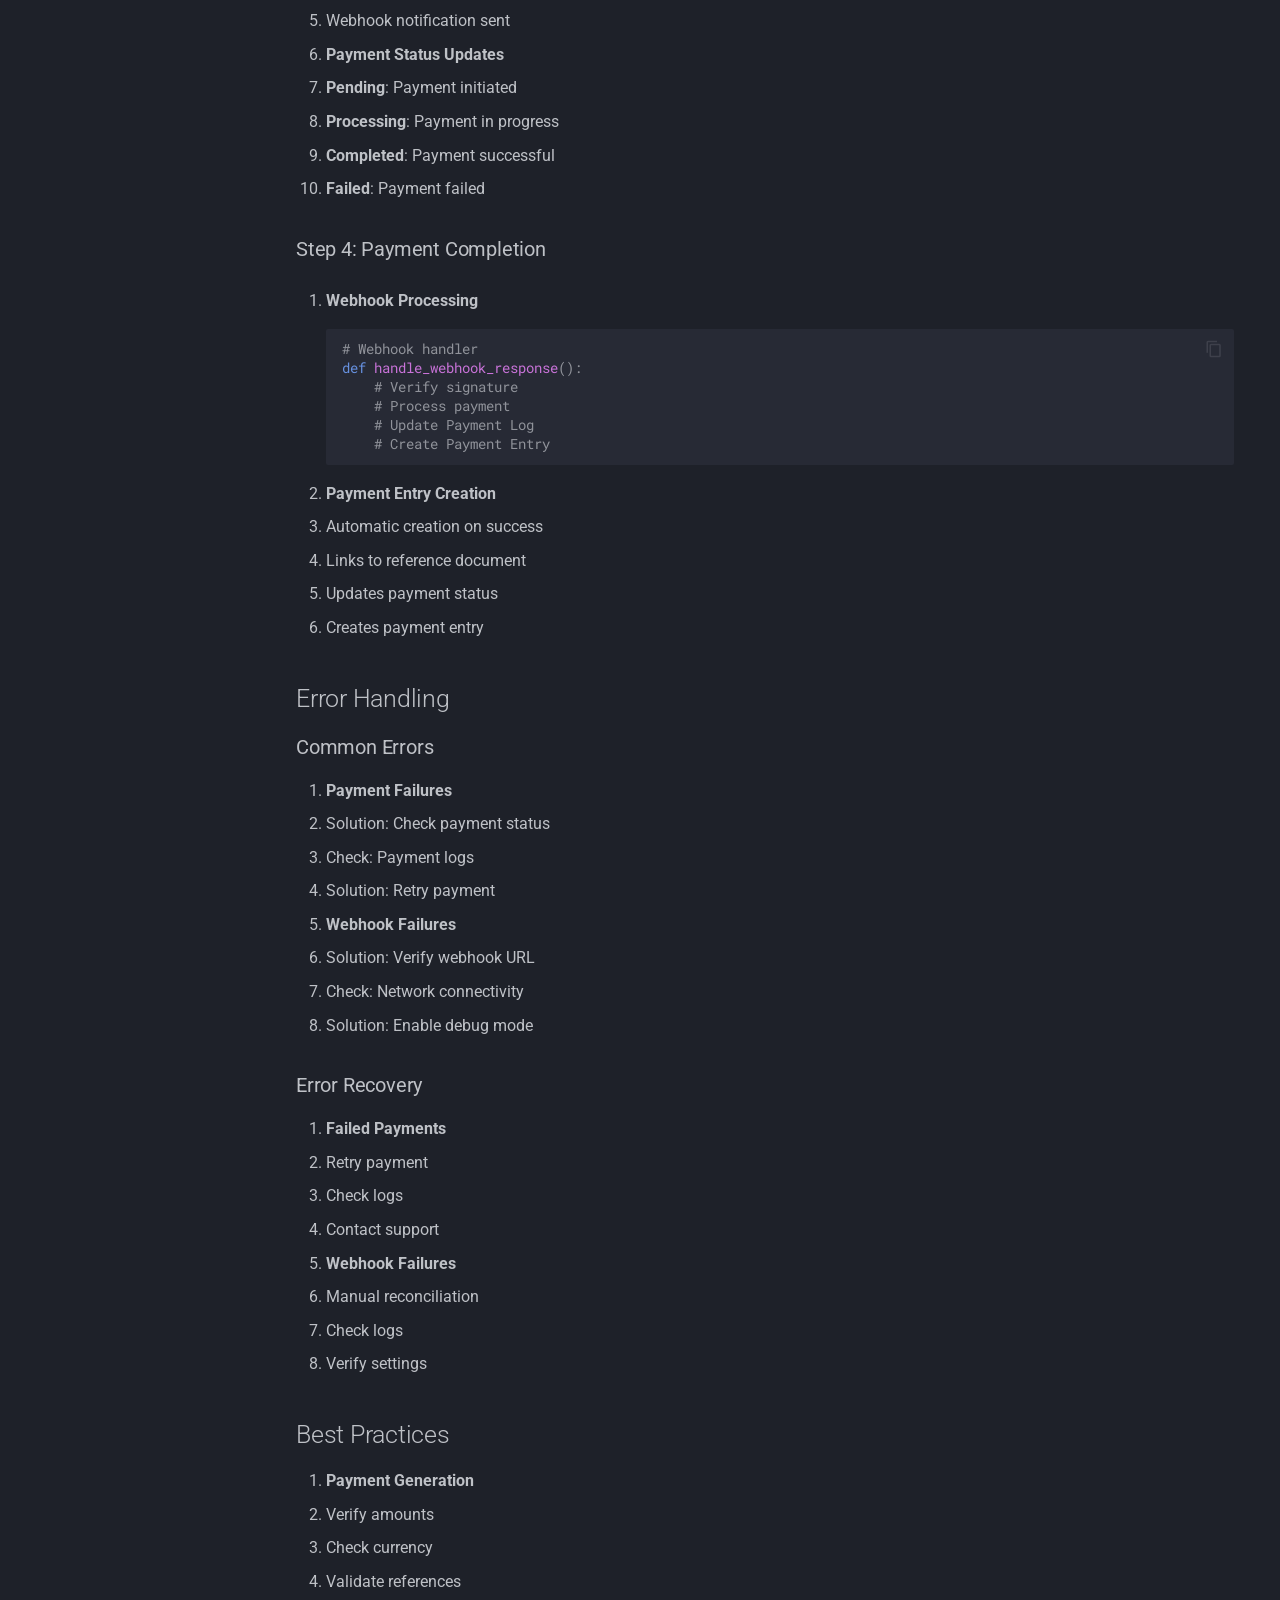
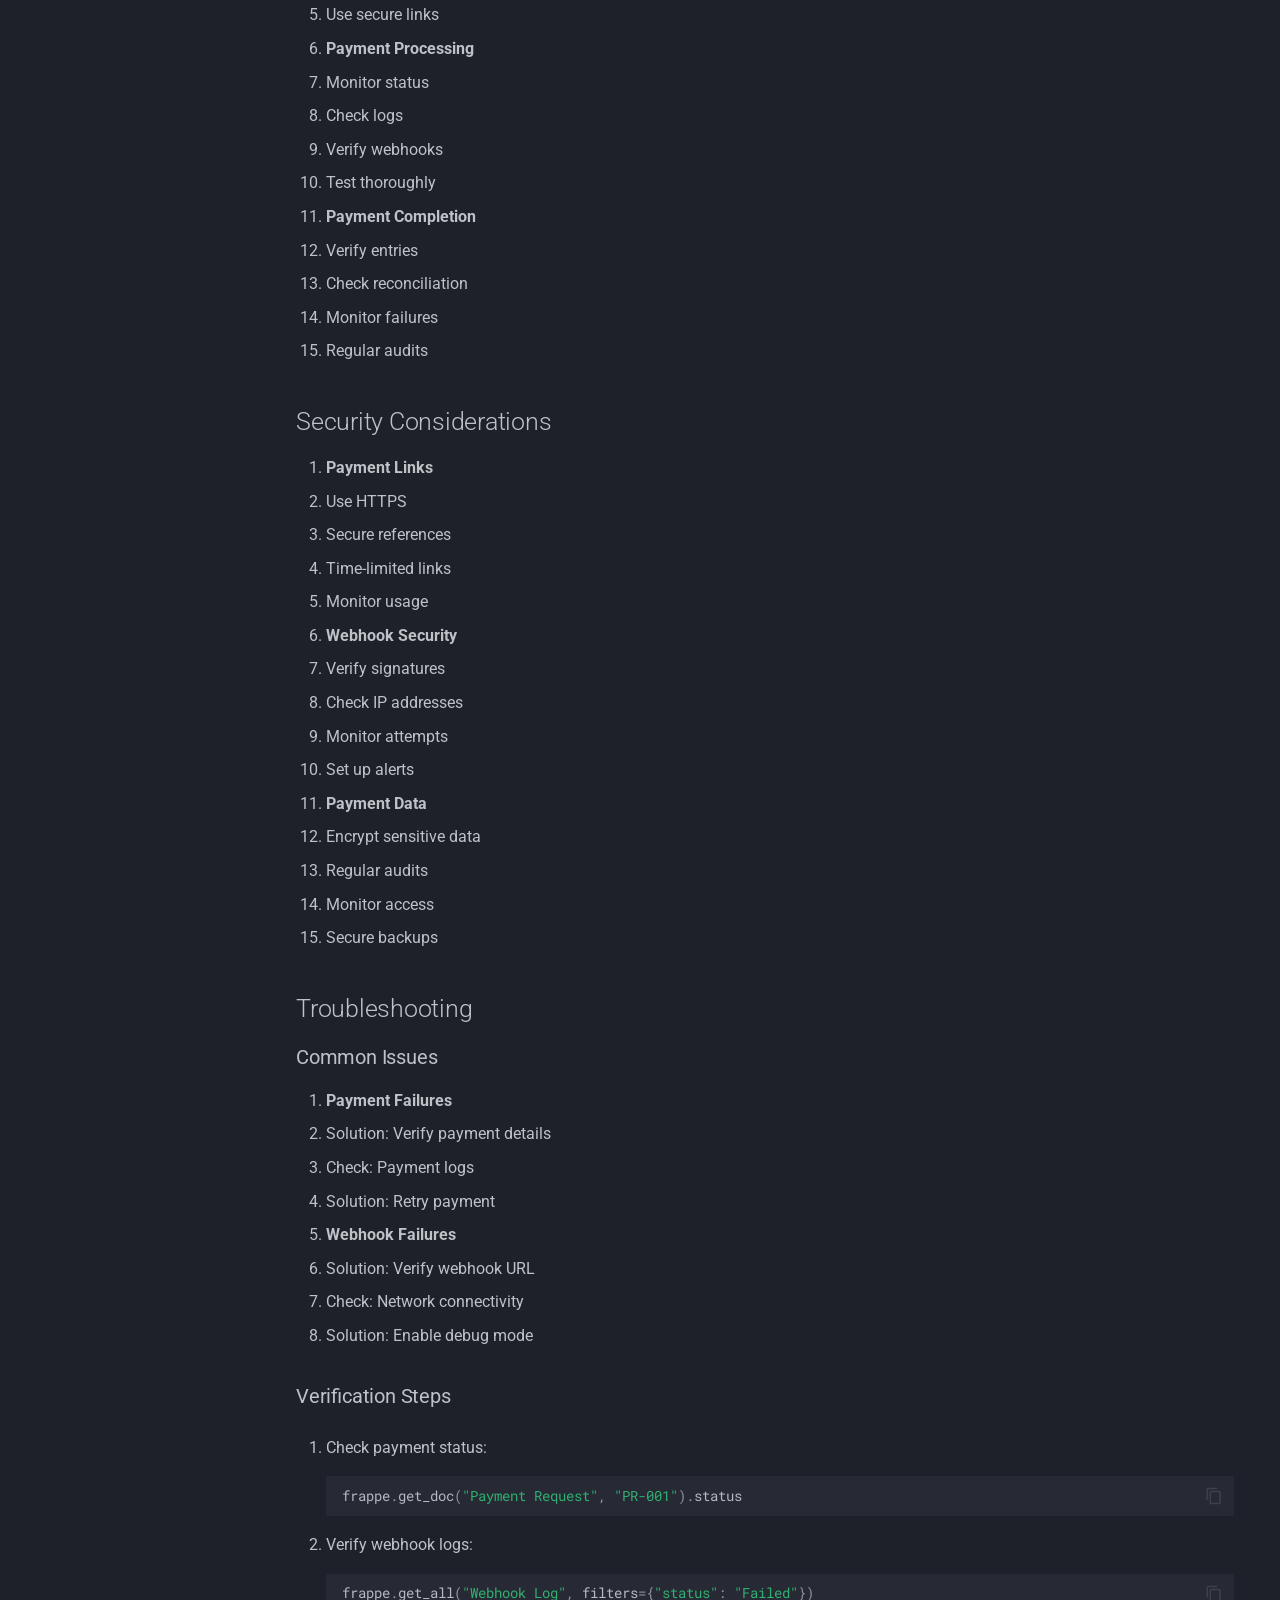
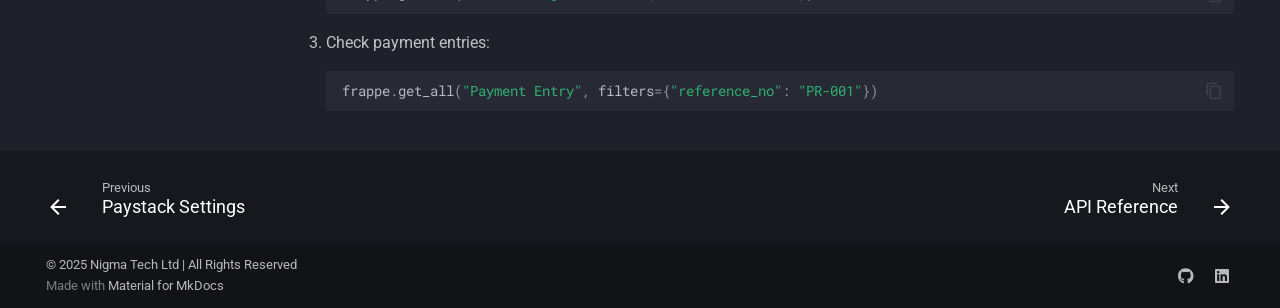
<file: payment_flow/index.html>
<!doctype html>
<html lang="en" class="no-js">
  <head>
    
      <meta charset="utf-8">
      <meta name="viewport" content="width=device-width,initial-scale=1">
      
        <meta name="description" content="Paystack Integration for ERPNext">
      
      
      
        <link rel="canonical" href="https://nigmatechltd.github.io/ntech_paystack/payment_flow/">
      
      
        <link rel="prev" href="../settings/">
      
      
        <link rel="next" href="../api/">
      
      
      <link rel="icon" href="../assets/images/favicon.png">
      <meta name="generator" content="mkdocs-1.6.1, mkdocs-material-9.6.15">
    
    
      
        <title>Payment Request Flow - Ntech Paystack</title>
      
    
    
      <link rel="stylesheet" href="../assets/stylesheets/main.342714a4.min.css">
      
        
        <link rel="stylesheet" href="../assets/stylesheets/palette.06af60db.min.css">
      
      


    
    
      
    
    
      
        
        
        <link rel="preconnect" href="https://fonts.gstatic.com" crossorigin>
        <link rel="stylesheet" href="https://fonts.googleapis.com/css?family=Roboto:300,300i,400,400i,700,700i%7CRoboto+Mono:400,400i,700,700i&display=fallback">
        <style>:root{--md-text-font:"Roboto";--md-code-font:"Roboto Mono"}</style>
      
    
    
      <link rel="stylesheet" href="../overrides/styles/extra.css">
    
    <script>__md_scope=new URL("..",location),__md_hash=e=>[...e].reduce(((e,_)=>(e<<5)-e+_.charCodeAt(0)),0),__md_get=(e,_=localStorage,t=__md_scope)=>JSON.parse(_.getItem(t.pathname+"."+e)),__md_set=(e,_,t=localStorage,a=__md_scope)=>{try{t.setItem(a.pathname+"."+e,JSON.stringify(_))}catch(e){}}</script>
    
      
  


  
  

<script id="__analytics">function __md_analytics(){function e(){dataLayer.push(arguments)}window.dataLayer=window.dataLayer||[],e("js",new Date),e("config","UA-XXXXXXXXX-X"),document.addEventListener("DOMContentLoaded",(function(){document.forms.search&&document.forms.search.query.addEventListener("blur",(function(){this.value&&e("event","search",{search_term:this.value})}));document$.subscribe((function(){var t=document.forms.feedback;if(void 0!==t)for(var a of t.querySelectorAll("[type=submit]"))a.addEventListener("click",(function(a){a.preventDefault();var n=document.location.pathname,d=this.getAttribute("data-md-value");e("event","feedback",{page:n,data:d}),t.firstElementChild.disabled=!0;var r=t.querySelector(".md-feedback__note [data-md-value='"+d+"']");r&&(r.hidden=!1)})),t.hidden=!1})),location$.subscribe((function(t){e("config","UA-XXXXXXXXX-X",{page_path:t.pathname})}))}));var t=document.createElement("script");t.async=!0,t.src="https://www.googletagmanager.com/gtag/js?id=UA-XXXXXXXXX-X",document.getElementById("__analytics").insertAdjacentElement("afterEnd",t)}</script>
  
    <script>"undefined"!=typeof __md_analytics&&__md_analytics()</script>
  

    
    
    
  </head>
  
  
    
    
      
    
    
    
    
    <body dir="ltr" data-md-color-scheme="slate" data-md-color-primary="indigo" data-md-color-accent="indigo">
  
    
    <input class="md-toggle" data-md-toggle="drawer" type="checkbox" id="__drawer" autocomplete="off">
    <input class="md-toggle" data-md-toggle="search" type="checkbox" id="__search" autocomplete="off">
    <label class="md-overlay" for="__drawer"></label>
    <div data-md-component="skip">
      
        
        <a href="#payment-request-flow" class="md-skip">
          Skip to content
        </a>
      
    </div>
    <div data-md-component="announce">
      
    </div>
    
    
      

  

<header class="md-header md-header--shadow md-header--lifted" data-md-component="header">
  <nav class="md-header__inner md-grid" aria-label="Header">
    <a href=".." title="Ntech Paystack" class="md-header__button md-logo" aria-label="Ntech Paystack" data-md-component="logo">
      
  <img src="../assets/nigmatechnologies_logo.png" alt="logo">

    </a>
    <label class="md-header__button md-icon" for="__drawer">
      
      <svg xmlns="http://www.w3.org/2000/svg" viewBox="0 0 24 24"><path d="M3 6h18v2H3zm0 5h18v2H3zm0 5h18v2H3z"/></svg>
    </label>
    <div class="md-header__title" data-md-component="header-title">
      <div class="md-header__ellipsis">
        <div class="md-header__topic">
          <span class="md-ellipsis">
            Ntech Paystack
          </span>
        </div>
        <div class="md-header__topic" data-md-component="header-topic">
          <span class="md-ellipsis">
            
              Payment Request Flow
            
          </span>
        </div>
      </div>
    </div>
    
      
        <form class="md-header__option" data-md-component="palette">
  
    
    
    
    <input class="md-option" data-md-color-media="" data-md-color-scheme="slate" data-md-color-primary="indigo" data-md-color-accent="indigo"  aria-label="Switch to light mode"  type="radio" name="__palette" id="__palette_0">
    
      <label class="md-header__button md-icon" title="Switch to light mode" for="__palette_1" hidden>
        <svg xmlns="http://www.w3.org/2000/svg" viewBox="0 0 24 24"><path d="M12 2a7 7 0 0 0-7 7c0 2.38 1.19 4.47 3 5.74V17a1 1 0 0 0 1 1h6a1 1 0 0 0 1-1v-2.26c1.81-1.27 3-3.36 3-5.74a7 7 0 0 0-7-7M9 21a1 1 0 0 0 1 1h4a1 1 0 0 0 1-1v-1H9z"/></svg>
      </label>
    
  
    
    
    
    <input class="md-option" data-md-color-media="" data-md-color-scheme="default" data-md-color-primary="indigo" data-md-color-accent="indigo"  aria-label="Switch to dark mode"  type="radio" name="__palette" id="__palette_1">
    
      <label class="md-header__button md-icon" title="Switch to dark mode" for="__palette_0" hidden>
        <svg xmlns="http://www.w3.org/2000/svg" viewBox="0 0 24 24"><path d="M12 2a7 7 0 0 1 7 7c0 2.38-1.19 4.47-3 5.74V17a1 1 0 0 1-1 1H9a1 1 0 0 1-1-1v-2.26C6.19 13.47 5 11.38 5 9a7 7 0 0 1 7-7M9 21v-1h6v1a1 1 0 0 1-1 1h-4a1 1 0 0 1-1-1m3-17a5 5 0 0 0-5 5c0 2.05 1.23 3.81 3 4.58V16h4v-2.42c1.77-.77 3-2.53 3-4.58a5 5 0 0 0-5-5"/></svg>
      </label>
    
  
</form>
      
    
    
      <script>var palette=__md_get("__palette");if(palette&&palette.color){if("(prefers-color-scheme)"===palette.color.media){var media=matchMedia("(prefers-color-scheme: light)"),input=document.querySelector(media.matches?"[data-md-color-media='(prefers-color-scheme: light)']":"[data-md-color-media='(prefers-color-scheme: dark)']");palette.color.media=input.getAttribute("data-md-color-media"),palette.color.scheme=input.getAttribute("data-md-color-scheme"),palette.color.primary=input.getAttribute("data-md-color-primary"),palette.color.accent=input.getAttribute("data-md-color-accent")}for(var[key,value]of Object.entries(palette.color))document.body.setAttribute("data-md-color-"+key,value)}</script>
    
    
    
      
      
        <label class="md-header__button md-icon" for="__search">
          
          <svg xmlns="http://www.w3.org/2000/svg" viewBox="0 0 24 24"><path d="M9.5 3A6.5 6.5 0 0 1 16 9.5c0 1.61-.59 3.09-1.56 4.23l.27.27h.79l5 5-1.5 1.5-5-5v-.79l-.27-.27A6.52 6.52 0 0 1 9.5 16 6.5 6.5 0 0 1 3 9.5 6.5 6.5 0 0 1 9.5 3m0 2C7 5 5 7 5 9.5S7 14 9.5 14 14 12 14 9.5 12 5 9.5 5"/></svg>
        </label>
        <div class="md-search" data-md-component="search" role="dialog">
  <label class="md-search__overlay" for="__search"></label>
  <div class="md-search__inner" role="search">
    <form class="md-search__form" name="search">
      <input type="text" class="md-search__input" name="query" aria-label="Search" placeholder="Search" autocapitalize="off" autocorrect="off" autocomplete="off" spellcheck="false" data-md-component="search-query" required>
      <label class="md-search__icon md-icon" for="__search">
        
        <svg xmlns="http://www.w3.org/2000/svg" viewBox="0 0 24 24"><path d="M9.5 3A6.5 6.5 0 0 1 16 9.5c0 1.61-.59 3.09-1.56 4.23l.27.27h.79l5 5-1.5 1.5-5-5v-.79l-.27-.27A6.52 6.52 0 0 1 9.5 16 6.5 6.5 0 0 1 3 9.5 6.5 6.5 0 0 1 9.5 3m0 2C7 5 5 7 5 9.5S7 14 9.5 14 14 12 14 9.5 12 5 9.5 5"/></svg>
        
        <svg xmlns="http://www.w3.org/2000/svg" viewBox="0 0 24 24"><path d="M20 11v2H8l5.5 5.5-1.42 1.42L4.16 12l7.92-7.92L13.5 5.5 8 11z"/></svg>
      </label>
      <nav class="md-search__options" aria-label="Search">
        
          <a href="javascript:void(0)" class="md-search__icon md-icon" title="Share" aria-label="Share" data-clipboard data-clipboard-text="" data-md-component="search-share" tabindex="-1">
            
            <svg xmlns="http://www.w3.org/2000/svg" viewBox="0 0 24 24"><path d="M18 16.08c-.76 0-1.44.3-1.96.77L8.91 12.7c.05-.23.09-.46.09-.7s-.04-.47-.09-.7l7.05-4.11c.54.5 1.25.81 2.04.81a3 3 0 0 0 3-3 3 3 0 0 0-3-3 3 3 0 0 0-3 3c0 .24.04.47.09.7L8.04 9.81C7.5 9.31 6.79 9 6 9a3 3 0 0 0-3 3 3 3 0 0 0 3 3c.79 0 1.5-.31 2.04-.81l7.12 4.15c-.05.21-.08.43-.08.66 0 1.61 1.31 2.91 2.92 2.91s2.92-1.3 2.92-2.91A2.92 2.92 0 0 0 18 16.08"/></svg>
          </a>
        
        <button type="reset" class="md-search__icon md-icon" title="Clear" aria-label="Clear" tabindex="-1">
          
          <svg xmlns="http://www.w3.org/2000/svg" viewBox="0 0 24 24"><path d="M19 6.41 17.59 5 12 10.59 6.41 5 5 6.41 10.59 12 5 17.59 6.41 19 12 13.41 17.59 19 19 17.59 13.41 12z"/></svg>
        </button>
      </nav>
      
        <div class="md-search__suggest" data-md-component="search-suggest"></div>
      
    </form>
    <div class="md-search__output">
      <div class="md-search__scrollwrap" tabindex="0" data-md-scrollfix>
        <div class="md-search-result" data-md-component="search-result">
          <div class="md-search-result__meta">
            Initializing search
          </div>
          <ol class="md-search-result__list" role="presentation"></ol>
        </div>
      </div>
    </div>
  </div>
</div>
      
    
    
  </nav>
  
    
      
<nav class="md-tabs" aria-label="Tabs" data-md-component="tabs">
  <div class="md-grid">
    <ul class="md-tabs__list">
      
        
  
  
  
  
    <li class="md-tabs__item">
      <a href=".." class="md-tabs__link">
        
  
  
    
  
  Introduction

      </a>
    </li>
  

      
        
  
  
  
  
    <li class="md-tabs__item">
      <a href="../installation/" class="md-tabs__link">
        
  
  
    
  
  Installation & Setup

      </a>
    </li>
  

      
        
  
  
  
  
    <li class="md-tabs__item">
      <a href="../roles/" class="md-tabs__link">
        
  
  
    
  
  User Roles & Permissions

      </a>
    </li>
  

      
        
  
  
  
  
    <li class="md-tabs__item">
      <a href="../settings/" class="md-tabs__link">
        
  
  
    
  
  Paystack Settings

      </a>
    </li>
  

      
        
  
  
  
    
  
  
    <li class="md-tabs__item md-tabs__item--active">
      <a href="./" class="md-tabs__link">
        
  
  
    
  
  Payment Request Flow

      </a>
    </li>
  

      
        
  
  
  
  
    <li class="md-tabs__item">
      <a href="../api/" class="md-tabs__link">
        
  
  
    
  
  API Reference

      </a>
    </li>
  

      
        
  
  
  
  
    <li class="md-tabs__item">
      <a href="../developer_guide/" class="md-tabs__link">
        
  
  
    
  
  Developer Guide

      </a>
    </li>
  

      
        
  
  
  
  
    <li class="md-tabs__item">
      <a href="../troubleshooting/" class="md-tabs__link">
        
  
  
    
  
  Troubleshooting

      </a>
    </li>
  

      
        
  
  
  
  
    <li class="md-tabs__item">
      <a href="../changelog/" class="md-tabs__link">
        
  
  
    
  
  Changelog

      </a>
    </li>
  

      
    </ul>
  </div>
</nav>
    
  
</header>
    
    <div class="md-container" data-md-component="container">
      
      
        
      
      <main class="md-main" data-md-component="main">
        <div class="md-main__inner md-grid">
          
            
              
              <div class="md-sidebar md-sidebar--primary" data-md-component="sidebar" data-md-type="navigation" >
                <div class="md-sidebar__scrollwrap">
                  <div class="md-sidebar__inner">
                    


  


  

<nav class="md-nav md-nav--primary md-nav--lifted md-nav--integrated" aria-label="Navigation" data-md-level="0">
  <label class="md-nav__title" for="__drawer">
    <a href=".." title="Ntech Paystack" class="md-nav__button md-logo" aria-label="Ntech Paystack" data-md-component="logo">
      
  <img src="../assets/nigmatechnologies_logo.png" alt="logo">

    </a>
    Ntech Paystack
  </label>
  
  <ul class="md-nav__list" data-md-scrollfix>
    
      
      
  
  
  
  
    <li class="md-nav__item">
      <a href=".." class="md-nav__link">
        
  
  
  <span class="md-ellipsis">
    Introduction
    
  </span>
  

      </a>
    </li>
  

    
      
      
  
  
  
  
    <li class="md-nav__item">
      <a href="../installation/" class="md-nav__link">
        
  
  
  <span class="md-ellipsis">
    Installation & Setup
    
  </span>
  

      </a>
    </li>
  

    
      
      
  
  
  
  
    <li class="md-nav__item">
      <a href="../roles/" class="md-nav__link">
        
  
  
  <span class="md-ellipsis">
    User Roles & Permissions
    
  </span>
  

      </a>
    </li>
  

    
      
      
  
  
  
  
    <li class="md-nav__item">
      <a href="../settings/" class="md-nav__link">
        
  
  
  <span class="md-ellipsis">
    Paystack Settings
    
  </span>
  

      </a>
    </li>
  

    
      
      
  
  
    
  
  
  
    <li class="md-nav__item md-nav__item--active">
      
      <input class="md-nav__toggle md-toggle" type="checkbox" id="__toc">
      
      
        
      
      
        <label class="md-nav__link md-nav__link--active" for="__toc">
          
  
  
  <span class="md-ellipsis">
    Payment Request Flow
    
  </span>
  

          <span class="md-nav__icon md-icon"></span>
        </label>
      
      <a href="./" class="md-nav__link md-nav__link--active">
        
  
  
  <span class="md-ellipsis">
    Payment Request Flow
    
  </span>
  

      </a>
      
        

<nav class="md-nav md-nav--secondary" aria-label="Table of contents">
  
  
  
    
  
  
    <label class="md-nav__title" for="__toc">
      <span class="md-nav__icon md-icon"></span>
      Table of contents
    </label>
    <ul class="md-nav__list" data-md-component="toc" data-md-scrollfix>
      
        <li class="md-nav__item">
  <a href="#overview" class="md-nav__link">
    <span class="md-ellipsis">
      Overview
    </span>
  </a>
  
</li>
      
        <li class="md-nav__item">
  <a href="#payment-request-creation" class="md-nav__link">
    <span class="md-ellipsis">
      Payment Request Creation
    </span>
  </a>
  
    <nav class="md-nav" aria-label="Payment Request Creation">
      <ul class="md-nav__list">
        
          <li class="md-nav__item">
  <a href="#step-1-generate-payment-request" class="md-nav__link">
    <span class="md-ellipsis">
      Step 1: Generate Payment Request
    </span>
  </a>
  
</li>
        
          <li class="md-nav__item">
  <a href="#step-2-payment-generation" class="md-nav__link">
    <span class="md-ellipsis">
      Step 2: Payment Generation
    </span>
  </a>
  
</li>
        
          <li class="md-nav__item">
  <a href="#step-3-payment-processing" class="md-nav__link">
    <span class="md-ellipsis">
      Step 3: Payment Processing
    </span>
  </a>
  
</li>
        
          <li class="md-nav__item">
  <a href="#step-4-payment-completion" class="md-nav__link">
    <span class="md-ellipsis">
      Step 4: Payment Completion
    </span>
  </a>
  
</li>
        
      </ul>
    </nav>
  
</li>
      
        <li class="md-nav__item">
  <a href="#error-handling" class="md-nav__link">
    <span class="md-ellipsis">
      Error Handling
    </span>
  </a>
  
    <nav class="md-nav" aria-label="Error Handling">
      <ul class="md-nav__list">
        
          <li class="md-nav__item">
  <a href="#common-errors" class="md-nav__link">
    <span class="md-ellipsis">
      Common Errors
    </span>
  </a>
  
</li>
        
          <li class="md-nav__item">
  <a href="#error-recovery" class="md-nav__link">
    <span class="md-ellipsis">
      Error Recovery
    </span>
  </a>
  
</li>
        
      </ul>
    </nav>
  
</li>
      
        <li class="md-nav__item">
  <a href="#best-practices" class="md-nav__link">
    <span class="md-ellipsis">
      Best Practices
    </span>
  </a>
  
</li>
      
        <li class="md-nav__item">
  <a href="#security-considerations" class="md-nav__link">
    <span class="md-ellipsis">
      Security Considerations
    </span>
  </a>
  
</li>
      
        <li class="md-nav__item">
  <a href="#troubleshooting" class="md-nav__link">
    <span class="md-ellipsis">
      Troubleshooting
    </span>
  </a>
  
    <nav class="md-nav" aria-label="Troubleshooting">
      <ul class="md-nav__list">
        
          <li class="md-nav__item">
  <a href="#common-issues" class="md-nav__link">
    <span class="md-ellipsis">
      Common Issues
    </span>
  </a>
  
</li>
        
          <li class="md-nav__item">
  <a href="#verification-steps" class="md-nav__link">
    <span class="md-ellipsis">
      Verification Steps
    </span>
  </a>
  
</li>
        
      </ul>
    </nav>
  
</li>
      
    </ul>
  
</nav>
      
    </li>
  

    
      
      
  
  
  
  
    <li class="md-nav__item">
      <a href="../api/" class="md-nav__link">
        
  
  
  <span class="md-ellipsis">
    API Reference
    
  </span>
  

      </a>
    </li>
  

    
      
      
  
  
  
  
    <li class="md-nav__item">
      <a href="../developer_guide/" class="md-nav__link">
        
  
  
  <span class="md-ellipsis">
    Developer Guide
    
  </span>
  

      </a>
    </li>
  

    
      
      
  
  
  
  
    <li class="md-nav__item">
      <a href="../troubleshooting/" class="md-nav__link">
        
  
  
  <span class="md-ellipsis">
    Troubleshooting
    
  </span>
  

      </a>
    </li>
  

    
      
      
  
  
  
  
    <li class="md-nav__item">
      <a href="../changelog/" class="md-nav__link">
        
  
  
  <span class="md-ellipsis">
    Changelog
    
  </span>
  

      </a>
    </li>
  

    
  </ul>
</nav>
                  </div>
                </div>
              </div>
            
            
          
          
            <div class="md-content" data-md-component="content">
              <article class="md-content__inner md-typeset">
                
                  


  
  


<h1 id="payment-request-flow">Payment Request Flow<a class="headerlink" href="#payment-request-flow" title="Permanent link">&para;</a></h1>
<h2 id="overview">Overview<a class="headerlink" href="#overview" title="Permanent link">&para;</a></h2>
<p>The payment request flow in Ntech Paystack integrates seamlessly with ERPNext's payment system, allowing users to generate and process payments through Paystack. This section details the complete payment request lifecycle.</p>
<h2 id="payment-request-creation">Payment Request Creation<a class="headerlink" href="#payment-request-creation" title="Permanent link">&para;</a></h2>
<h3 id="step-1-generate-payment-request">Step 1: Generate Payment Request<a class="headerlink" href="#step-1-generate-payment-request" title="Permanent link">&para;</a></h3>
<ol>
<li><strong>Payment Request DocType</strong></li>
<li>Create new Payment Request</li>
<li>Select payment type (Advance, Against Sales Order, etc.)</li>
<li>Enter payment amount</li>
<li>Select currency</li>
<li>
<p>Add reference document</p>
</li>
<li>
<p><strong>Required Fields</strong></p>
</li>
<li><strong>Payment Type</strong>: Required</li>
<li><strong>Party Type</strong>: Required</li>
<li><strong>Party</strong>: Required</li>
<li><strong>Amount</strong>: Required</li>
<li><strong>Currency</strong>: Required</li>
<li><strong>Reference Document</strong>: Required</li>
</ol>
<h3 id="step-2-payment-generation">Step 2: Payment Generation<a class="headerlink" href="#step-2-payment-generation" title="Permanent link">&para;</a></h3>
<ol>
<li>
<p><strong>Payment URL Generation</strong>
   <div class="highlight"><pre><span></span><code><span class="c1"># Example payment URL generation</span>
<span class="n">payment_url</span> <span class="o">=</span> <span class="n">frappe</span><span class="o">.</span><span class="n">get_doc</span><span class="p">({</span>
    <span class="s2">&quot;doctype&quot;</span><span class="p">:</span> <span class="s2">&quot;Payment Request&quot;</span><span class="p">,</span>
    <span class="s2">&quot;payment_type&quot;</span><span class="p">:</span> <span class="s2">&quot;Advance&quot;</span><span class="p">,</span>
    <span class="s2">&quot;party_type&quot;</span><span class="p">:</span> <span class="s2">&quot;Customer&quot;</span><span class="p">,</span>
    <span class="s2">&quot;party&quot;</span><span class="p">:</span> <span class="s2">&quot;CUST-001&quot;</span><span class="p">,</span>
    <span class="s2">&quot;amount&quot;</span><span class="p">:</span> <span class="mi">1000</span><span class="p">,</span>
    <span class="s2">&quot;currency&quot;</span><span class="p">:</span> <span class="s2">&quot;NGN&quot;</span><span class="p">,</span>
    <span class="s2">&quot;reference_doctype&quot;</span><span class="p">:</span> <span class="s2">&quot;Sales Invoice&quot;</span><span class="p">,</span>
    <span class="s2">&quot;reference_name&quot;</span><span class="p">:</span> <span class="s2">&quot;SI-001&quot;</span>
<span class="p">})</span><span class="o">.</span><span class="n">generate_payment_url</span><span class="p">()</span>
</code></pre></div></p>
</li>
<li>
<p><strong>Payment Link</strong></p>
</li>
<li>Format: <code>https://your-site.com/api/method/ntech_paystack.webhook.handle_webhook_response</code></li>
<li>Includes payment reference</li>
<li>Secure HTTPS connection</li>
</ol>
<h3 id="step-3-payment-processing">Step 3: Payment Processing<a class="headerlink" href="#step-3-payment-processing" title="Permanent link">&para;</a></h3>
<ol>
<li><strong>Payment Flow</strong></li>
<li>User clicks payment link</li>
<li>Redirected to Paystack payment page</li>
<li>Payment processed through Paystack</li>
<li>
<p>Webhook notification sent</p>
</li>
<li>
<p><strong>Payment Status Updates</strong></p>
</li>
<li><strong>Pending</strong>: Payment initiated</li>
<li><strong>Processing</strong>: Payment in progress</li>
<li><strong>Completed</strong>: Payment successful</li>
<li><strong>Failed</strong>: Payment failed</li>
</ol>
<h3 id="step-4-payment-completion">Step 4: Payment Completion<a class="headerlink" href="#step-4-payment-completion" title="Permanent link">&para;</a></h3>
<ol>
<li>
<p><strong>Webhook Processing</strong>
   <div class="highlight"><pre><span></span><code><span class="c1"># Webhook handler</span>
<span class="k">def</span><span class="w"> </span><span class="nf">handle_webhook_response</span><span class="p">():</span>
    <span class="c1"># Verify signature</span>
    <span class="c1"># Process payment</span>
    <span class="c1"># Update Payment Log</span>
    <span class="c1"># Create Payment Entry</span>
</code></pre></div></p>
</li>
<li>
<p><strong>Payment Entry Creation</strong></p>
</li>
<li>Automatic creation on success</li>
<li>Links to reference document</li>
<li>Updates payment status</li>
<li>Creates payment entry</li>
</ol>
<h2 id="error-handling">Error Handling<a class="headerlink" href="#error-handling" title="Permanent link">&para;</a></h2>
<h3 id="common-errors">Common Errors<a class="headerlink" href="#common-errors" title="Permanent link">&para;</a></h3>
<ol>
<li><strong>Payment Failures</strong></li>
<li>Solution: Check payment status</li>
<li>Check: Payment logs</li>
<li>
<p>Solution: Retry payment</p>
</li>
<li>
<p><strong>Webhook Failures</strong></p>
</li>
<li>Solution: Verify webhook URL</li>
<li>Check: Network connectivity</li>
<li>Solution: Enable debug mode</li>
</ol>
<h3 id="error-recovery">Error Recovery<a class="headerlink" href="#error-recovery" title="Permanent link">&para;</a></h3>
<ol>
<li><strong>Failed Payments</strong></li>
<li>Retry payment</li>
<li>Check logs</li>
<li>
<p>Contact support</p>
</li>
<li>
<p><strong>Webhook Failures</strong></p>
</li>
<li>Manual reconciliation</li>
<li>Check logs</li>
<li>Verify settings</li>
</ol>
<h2 id="best-practices">Best Practices<a class="headerlink" href="#best-practices" title="Permanent link">&para;</a></h2>
<ol>
<li><strong>Payment Generation</strong></li>
<li>Verify amounts</li>
<li>Check currency</li>
<li>Validate references</li>
<li>
<p>Use secure links</p>
</li>
<li>
<p><strong>Payment Processing</strong></p>
</li>
<li>Monitor status</li>
<li>Check logs</li>
<li>Verify webhooks</li>
<li>
<p>Test thoroughly</p>
</li>
<li>
<p><strong>Payment Completion</strong></p>
</li>
<li>Verify entries</li>
<li>Check reconciliation</li>
<li>Monitor failures</li>
<li>Regular audits</li>
</ol>
<h2 id="security-considerations">Security Considerations<a class="headerlink" href="#security-considerations" title="Permanent link">&para;</a></h2>
<ol>
<li><strong>Payment Links</strong></li>
<li>Use HTTPS</li>
<li>Secure references</li>
<li>Time-limited links</li>
<li>
<p>Monitor usage</p>
</li>
<li>
<p><strong>Webhook Security</strong></p>
</li>
<li>Verify signatures</li>
<li>Check IP addresses</li>
<li>Monitor attempts</li>
<li>
<p>Set up alerts</p>
</li>
<li>
<p><strong>Payment Data</strong></p>
</li>
<li>Encrypt sensitive data</li>
<li>Regular audits</li>
<li>Monitor access</li>
<li>Secure backups</li>
</ol>
<h2 id="troubleshooting">Troubleshooting<a class="headerlink" href="#troubleshooting" title="Permanent link">&para;</a></h2>
<h3 id="common-issues">Common Issues<a class="headerlink" href="#common-issues" title="Permanent link">&para;</a></h3>
<ol>
<li><strong>Payment Failures</strong></li>
<li>Solution: Verify payment details</li>
<li>Check: Payment logs</li>
<li>
<p>Solution: Retry payment</p>
</li>
<li>
<p><strong>Webhook Failures</strong></p>
</li>
<li>Solution: Verify webhook URL</li>
<li>Check: Network connectivity</li>
<li>Solution: Enable debug mode</li>
</ol>
<h3 id="verification-steps">Verification Steps<a class="headerlink" href="#verification-steps" title="Permanent link">&para;</a></h3>
<ol>
<li>
<p>Check payment status:
   <div class="highlight"><pre><span></span><code><span class="n">frappe</span><span class="o">.</span><span class="n">get_doc</span><span class="p">(</span><span class="s2">&quot;Payment Request&quot;</span><span class="p">,</span> <span class="s2">&quot;PR-001&quot;</span><span class="p">)</span><span class="o">.</span><span class="n">status</span>
</code></pre></div></p>
</li>
<li>
<p>Verify webhook logs:
   <div class="highlight"><pre><span></span><code><span class="n">frappe</span><span class="o">.</span><span class="n">get_all</span><span class="p">(</span><span class="s2">&quot;Webhook Log&quot;</span><span class="p">,</span> <span class="n">filters</span><span class="o">=</span><span class="p">{</span><span class="s2">&quot;status&quot;</span><span class="p">:</span> <span class="s2">&quot;Failed&quot;</span><span class="p">})</span>
</code></pre></div></p>
</li>
<li>
<p>Check payment entries:
   <div class="highlight"><pre><span></span><code><span class="n">frappe</span><span class="o">.</span><span class="n">get_all</span><span class="p">(</span><span class="s2">&quot;Payment Entry&quot;</span><span class="p">,</span> <span class="n">filters</span><span class="o">=</span><span class="p">{</span><span class="s2">&quot;reference_no&quot;</span><span class="p">:</span> <span class="s2">&quot;PR-001&quot;</span><span class="p">})</span>
</code></pre></div></p>
</li>
</ol>









  




                
              </article>
            </div>
          
          
  <script>var tabs=__md_get("__tabs");if(Array.isArray(tabs))e:for(var set of document.querySelectorAll(".tabbed-set")){var labels=set.querySelector(".tabbed-labels");for(var tab of tabs)for(var label of labels.getElementsByTagName("label"))if(label.innerText.trim()===tab){var input=document.getElementById(label.htmlFor);input.checked=!0;continue e}}</script>

<script>var target=document.getElementById(location.hash.slice(1));target&&target.name&&(target.checked=target.name.startsWith("__tabbed_"))</script>
        </div>
        
          <button type="button" class="md-top md-icon" data-md-component="top" hidden>
  
  <svg xmlns="http://www.w3.org/2000/svg" viewBox="0 0 24 24"><path d="M13 20h-2V8l-5.5 5.5-1.42-1.42L12 4.16l7.92 7.92-1.42 1.42L13 8z"/></svg>
  Back to top
</button>
        
      </main>
      
        <footer class="md-footer">
  
    
      
      <nav class="md-footer__inner md-grid" aria-label="Footer" >
        
          
          <a href="../settings/" class="md-footer__link md-footer__link--prev" aria-label="Previous: Paystack Settings">
            <div class="md-footer__button md-icon">
              
              <svg xmlns="http://www.w3.org/2000/svg" viewBox="0 0 24 24"><path d="M20 11v2H8l5.5 5.5-1.42 1.42L4.16 12l7.92-7.92L13.5 5.5 8 11z"/></svg>
            </div>
            <div class="md-footer__title">
              <span class="md-footer__direction">
                Previous
              </span>
              <div class="md-ellipsis">
                Paystack Settings
              </div>
            </div>
          </a>
        
        
          
          <a href="../api/" class="md-footer__link md-footer__link--next" aria-label="Next: API Reference">
            <div class="md-footer__title">
              <span class="md-footer__direction">
                Next
              </span>
              <div class="md-ellipsis">
                API Reference
              </div>
            </div>
            <div class="md-footer__button md-icon">
              
              <svg xmlns="http://www.w3.org/2000/svg" viewBox="0 0 24 24"><path d="M4 11v2h12l-5.5 5.5 1.42 1.42L19.84 12l-7.92-7.92L10.5 5.5 16 11z"/></svg>
            </div>
          </a>
        
      </nav>
    
  
  <div class="md-footer-meta md-typeset">
    <div class="md-footer-meta__inner md-grid">
      <div class="md-copyright">
  
    <div class="md-copyright__highlight">
      © 2025 <a href="https://github.com/nigmatechltd" target="_blank" rel="noopener">Nigma Tech Ltd</a> | All Rights Reserved
    </div>
  
  
    Made with
    <a href="https://squidfunk.github.io/mkdocs-material/" target="_blank" rel="noopener">
      Material for MkDocs
    </a>
  
</div>
      
        <div class="md-social">
  
    
    
    
    
      
      
    
    <a href="https://github.com/nigmatechltd" target="_blank" rel="noopener" title="github.com" class="md-social__link">
      <svg xmlns="http://www.w3.org/2000/svg" viewBox="0 0 496 512"><!--! Font Awesome Free 6.7.2 by @fontawesome - https://fontawesome.com License - https://fontawesome.com/license/free (Icons: CC BY 4.0, Fonts: SIL OFL 1.1, Code: MIT License) Copyright 2024 Fonticons, Inc.--><path d="M165.9 397.4c0 2-2.3 3.6-5.2 3.6-3.3.3-5.6-1.3-5.6-3.6 0-2 2.3-3.6 5.2-3.6 3-.3 5.6 1.3 5.6 3.6m-31.1-4.5c-.7 2 1.3 4.3 4.3 4.9 2.6 1 5.6 0 6.2-2s-1.3-4.3-4.3-5.2c-2.6-.7-5.5.3-6.2 2.3m44.2-1.7c-2.9.7-4.9 2.6-4.6 4.9.3 2 2.9 3.3 5.9 2.6 2.9-.7 4.9-2.6 4.6-4.6-.3-1.9-3-3.2-5.9-2.9M244.8 8C106.1 8 0 113.3 0 252c0 110.9 69.8 205.8 169.5 239.2 12.8 2.3 17.3-5.6 17.3-12.1 0-6.2-.3-40.4-.3-61.4 0 0-70 15-84.7-29.8 0 0-11.4-29.1-27.8-36.6 0 0-22.9-15.7 1.6-15.4 0 0 24.9 2 38.6 25.8 21.9 38.6 58.6 27.5 72.9 20.9 2.3-16 8.8-27.1 16-33.7-55.9-6.2-112.3-14.3-112.3-110.5 0-27.5 7.6-41.3 23.6-58.9-2.6-6.5-11.1-33.3 2.6-67.9 20.9-6.5 69 27 69 27 20-5.6 41.5-8.5 62.8-8.5s42.8 2.9 62.8 8.5c0 0 48.1-33.6 69-27 13.7 34.7 5.2 61.4 2.6 67.9 16 17.7 25.8 31.5 25.8 58.9 0 96.5-58.9 104.2-114.8 110.5 9.2 7.9 17 22.9 17 46.4 0 33.7-.3 75.4-.3 83.6 0 6.5 4.6 14.4 17.3 12.1C428.2 457.8 496 362.9 496 252 496 113.3 383.5 8 244.8 8M97.2 352.9c-1.3 1-1 3.3.7 5.2 1.6 1.6 3.9 2.3 5.2 1 1.3-1 1-3.3-.7-5.2-1.6-1.6-3.9-2.3-5.2-1m-10.8-8.1c-.7 1.3.3 2.9 2.3 3.9 1.6 1 3.6.7 4.3-.7.7-1.3-.3-2.9-2.3-3.9-2-.6-3.6-.3-4.3.7m32.4 35.6c-1.6 1.3-1 4.3 1.3 6.2 2.3 2.3 5.2 2.6 6.5 1 1.3-1.3.7-4.3-1.3-6.2-2.2-2.3-5.2-2.6-6.5-1m-11.4-14.7c-1.6 1-1.6 3.6 0 5.9s4.3 3.3 5.6 2.3c1.6-1.3 1.6-3.9 0-6.2-1.4-2.3-4-3.3-5.6-2"/></svg>
    </a>
  
    
    
    
    
      
      
    
    <a href="https://www.linkedin.com/company/nigmatechltd" target="_blank" rel="noopener" title="www.linkedin.com" class="md-social__link">
      <svg xmlns="http://www.w3.org/2000/svg" viewBox="0 0 448 512"><!--! Font Awesome Free 6.7.2 by @fontawesome - https://fontawesome.com License - https://fontawesome.com/license/free (Icons: CC BY 4.0, Fonts: SIL OFL 1.1, Code: MIT License) Copyright 2024 Fonticons, Inc.--><path d="M416 32H31.9C14.3 32 0 46.5 0 64.3v383.4C0 465.5 14.3 480 31.9 480H416c17.6 0 32-14.5 32-32.3V64.3c0-17.8-14.4-32.3-32-32.3M135.4 416H69V202.2h66.5V416zm-33.2-243c-21.3 0-38.5-17.3-38.5-38.5S80.9 96 102.2 96c21.2 0 38.5 17.3 38.5 38.5 0 21.3-17.2 38.5-38.5 38.5m282.1 243h-66.4V312c0-24.8-.5-56.7-34.5-56.7-34.6 0-39.9 27-39.9 54.9V416h-66.4V202.2h63.7v29.2h.9c8.9-16.8 30.6-34.5 62.9-34.5 67.2 0 79.7 44.3 79.7 101.9z"/></svg>
    </a>
  
</div>
      
    </div>
  </div>
</footer>
      
    </div>
    <div class="md-dialog" data-md-component="dialog">
      <div class="md-dialog__inner md-typeset"></div>
    </div>
    
    
    
      
      <script id="__config" type="application/json">{"base": "..", "features": ["navigation.tabs", "navigation.tabs.sticky", "navigation.indexes", "navigation.top", "navigation.footer", "search.highlight", "search.suggest", "search.share", "content.code.annotation", "content.code.copy", "content.code.multiline", "content.tables", "content.tabs.link", "toc.integrate"], "search": "../assets/javascripts/workers/search.d50fe291.min.js", "tags": null, "translations": {"clipboard.copied": "Copied to clipboard", "clipboard.copy": "Copy to clipboard", "search.result.more.one": "1 more on this page", "search.result.more.other": "# more on this page", "search.result.none": "No matching documents", "search.result.one": "1 matching document", "search.result.other": "# matching documents", "search.result.placeholder": "Type to start searching", "search.result.term.missing": "Missing", "select.version": "Select version"}, "version": null}</script>
    
    
      <script src="../assets/javascripts/bundle.56ea9cef.min.js"></script>
      
    
  </body>
</html>
</file>
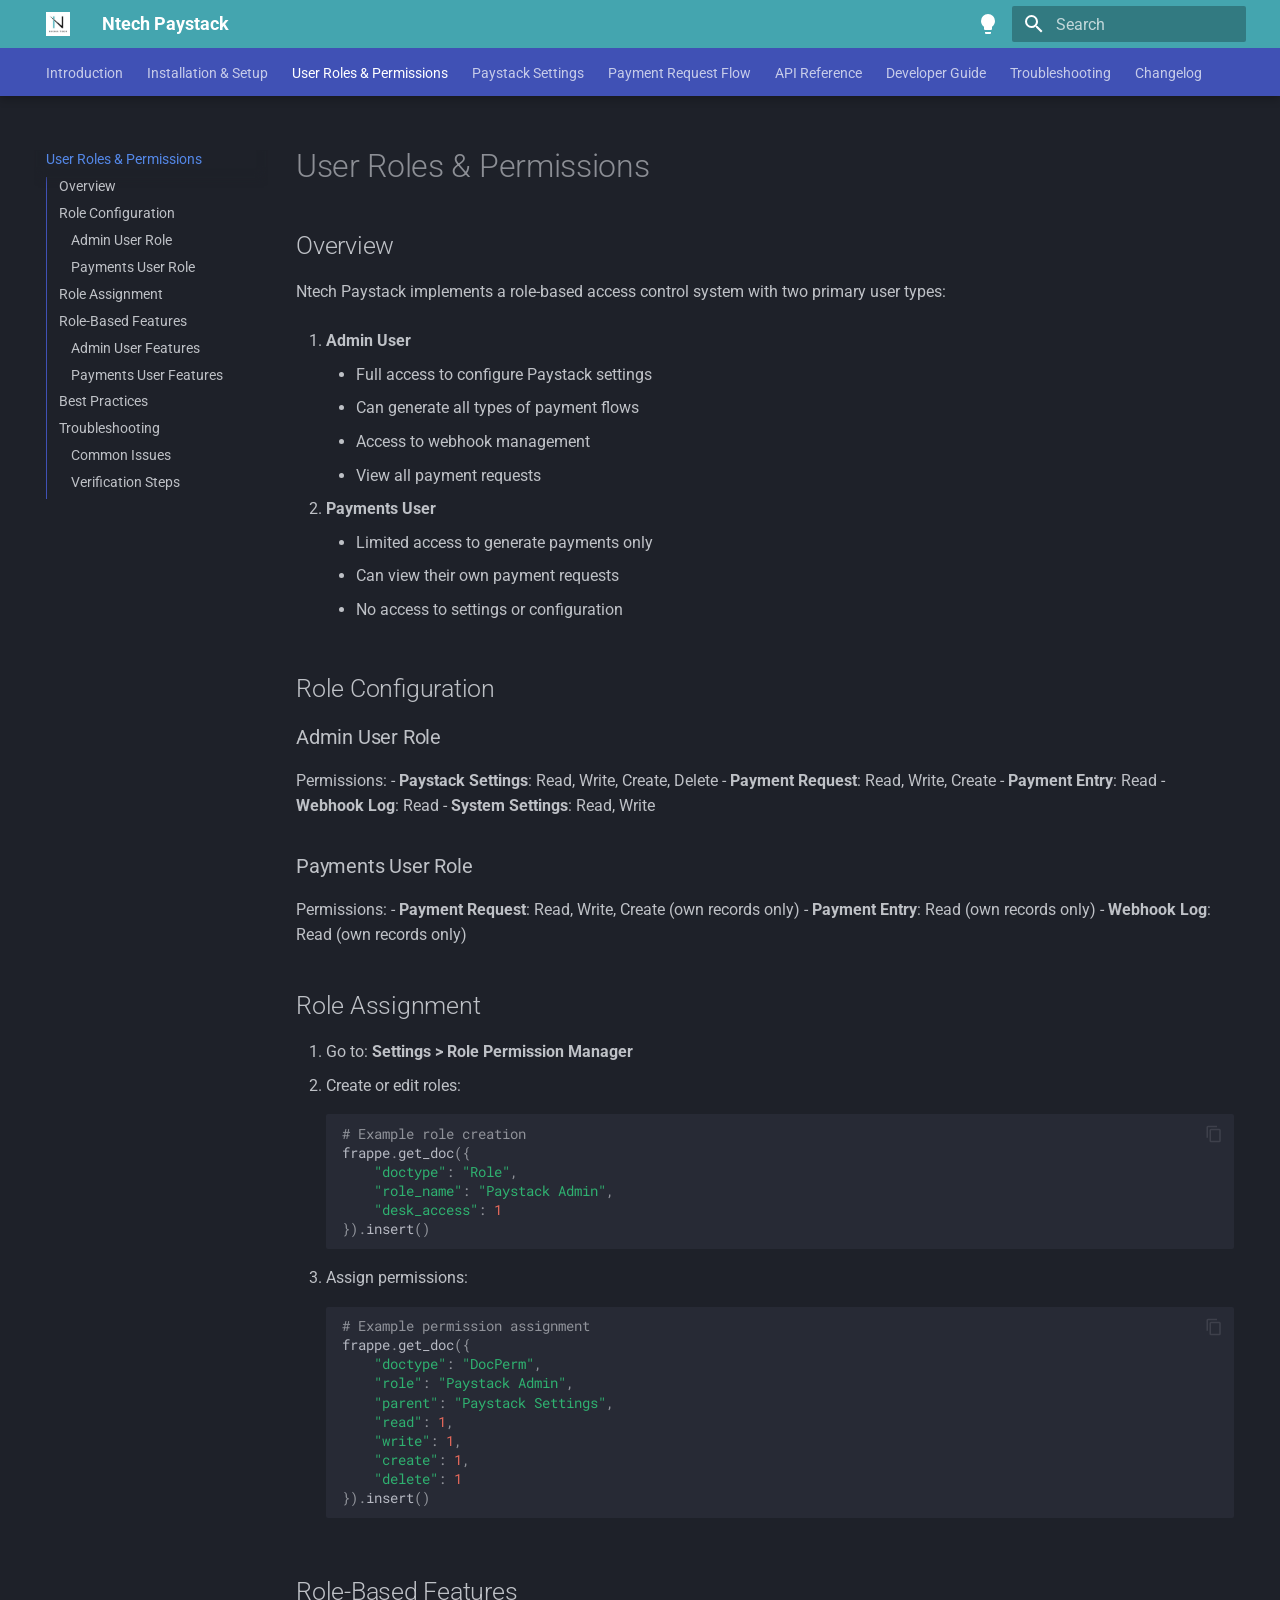
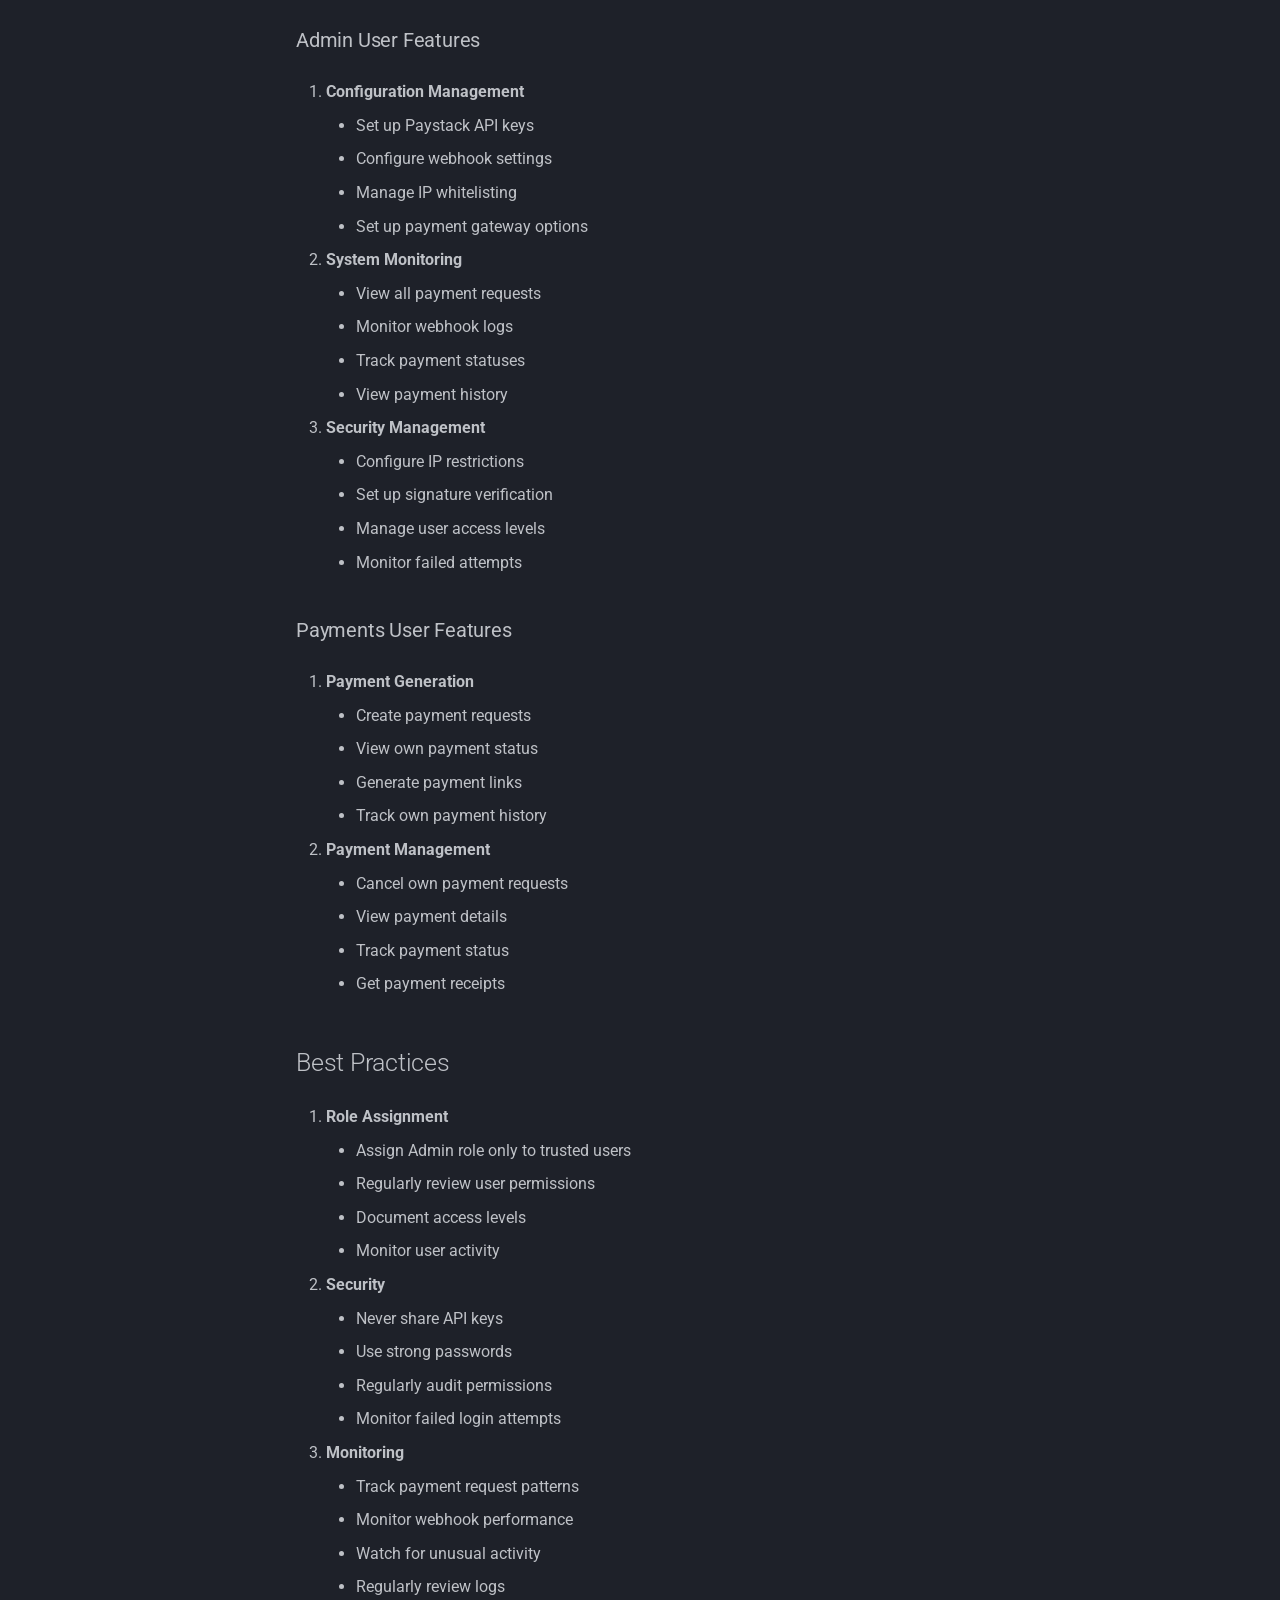
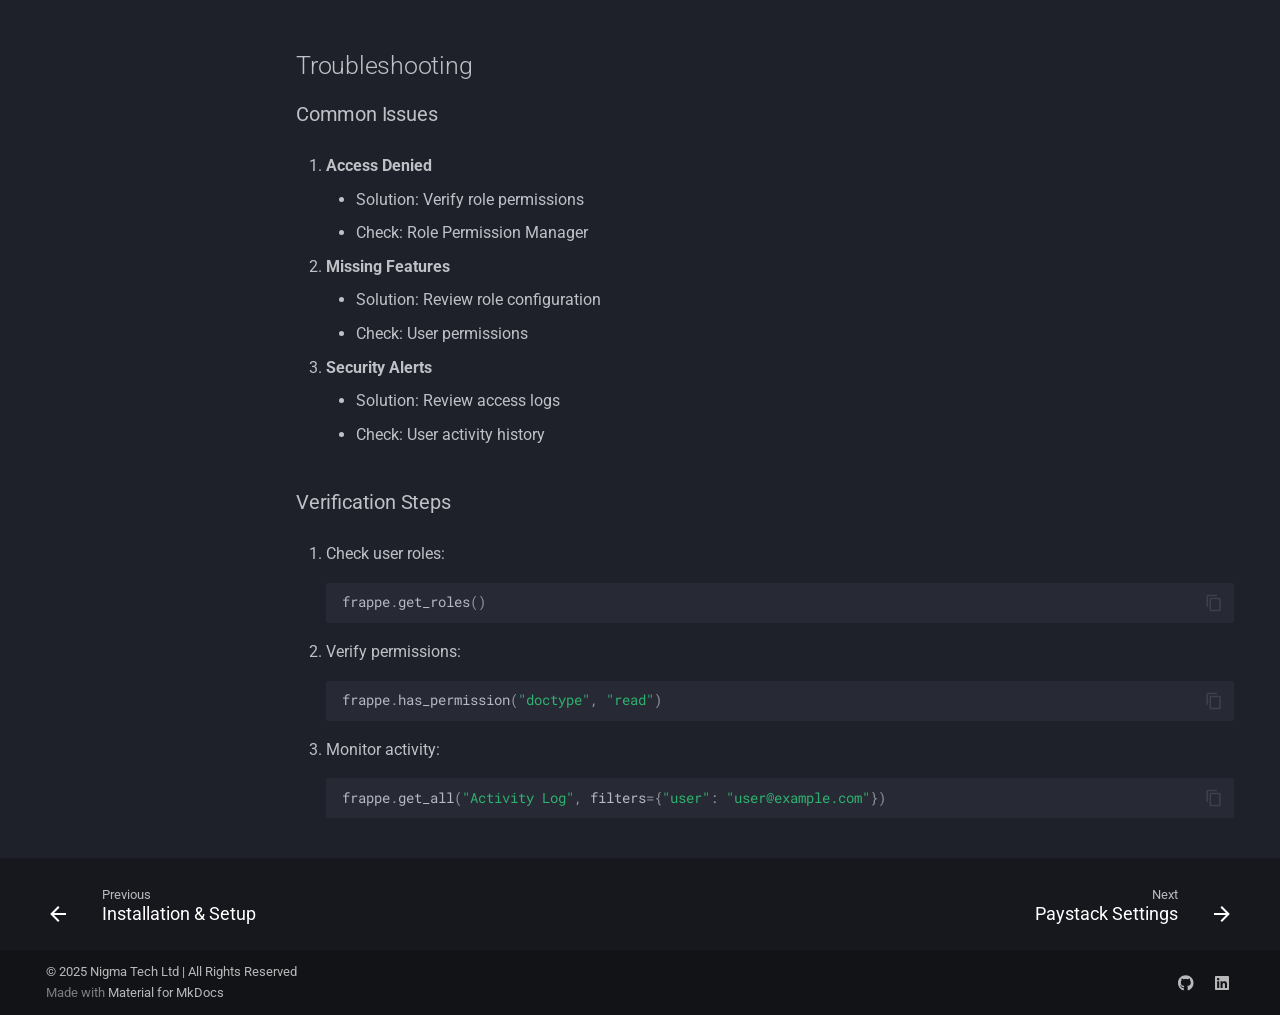
<file: roles/index.html>
<!doctype html>
<html lang="en" class="no-js">
  <head>
    
      <meta charset="utf-8">
      <meta name="viewport" content="width=device-width,initial-scale=1">
      
        <meta name="description" content="Paystack Integration for ERPNext">
      
      
      
        <link rel="canonical" href="https://nigmatechltd.github.io/ntech_paystack/roles/">
      
      
        <link rel="prev" href="../installation/">
      
      
        <link rel="next" href="../settings/">
      
      
      <link rel="icon" href="../assets/images/favicon.png">
      <meta name="generator" content="mkdocs-1.6.1, mkdocs-material-9.6.15">
    
    
      
        <title>User Roles & Permissions - Ntech Paystack</title>
      
    
    
      <link rel="stylesheet" href="../assets/stylesheets/main.342714a4.min.css">
      
        
        <link rel="stylesheet" href="../assets/stylesheets/palette.06af60db.min.css">
      
      


    
    
      
    
    
      
        
        
        <link rel="preconnect" href="https://fonts.gstatic.com" crossorigin>
        <link rel="stylesheet" href="https://fonts.googleapis.com/css?family=Roboto:300,300i,400,400i,700,700i%7CRoboto+Mono:400,400i,700,700i&display=fallback">
        <style>:root{--md-text-font:"Roboto";--md-code-font:"Roboto Mono"}</style>
      
    
    
      <link rel="stylesheet" href="../overrides/styles/extra.css">
    
    <script>__md_scope=new URL("..",location),__md_hash=e=>[...e].reduce(((e,_)=>(e<<5)-e+_.charCodeAt(0)),0),__md_get=(e,_=localStorage,t=__md_scope)=>JSON.parse(_.getItem(t.pathname+"."+e)),__md_set=(e,_,t=localStorage,a=__md_scope)=>{try{t.setItem(a.pathname+"."+e,JSON.stringify(_))}catch(e){}}</script>
    
      
  


  
  

<script id="__analytics">function __md_analytics(){function e(){dataLayer.push(arguments)}window.dataLayer=window.dataLayer||[],e("js",new Date),e("config","UA-XXXXXXXXX-X"),document.addEventListener("DOMContentLoaded",(function(){document.forms.search&&document.forms.search.query.addEventListener("blur",(function(){this.value&&e("event","search",{search_term:this.value})}));document$.subscribe((function(){var t=document.forms.feedback;if(void 0!==t)for(var a of t.querySelectorAll("[type=submit]"))a.addEventListener("click",(function(a){a.preventDefault();var n=document.location.pathname,d=this.getAttribute("data-md-value");e("event","feedback",{page:n,data:d}),t.firstElementChild.disabled=!0;var r=t.querySelector(".md-feedback__note [data-md-value='"+d+"']");r&&(r.hidden=!1)})),t.hidden=!1})),location$.subscribe((function(t){e("config","UA-XXXXXXXXX-X",{page_path:t.pathname})}))}));var t=document.createElement("script");t.async=!0,t.src="https://www.googletagmanager.com/gtag/js?id=UA-XXXXXXXXX-X",document.getElementById("__analytics").insertAdjacentElement("afterEnd",t)}</script>
  
    <script>"undefined"!=typeof __md_analytics&&__md_analytics()</script>
  

    
    
    
  </head>
  
  
    
    
      
    
    
    
    
    <body dir="ltr" data-md-color-scheme="slate" data-md-color-primary="indigo" data-md-color-accent="indigo">
  
    
    <input class="md-toggle" data-md-toggle="drawer" type="checkbox" id="__drawer" autocomplete="off">
    <input class="md-toggle" data-md-toggle="search" type="checkbox" id="__search" autocomplete="off">
    <label class="md-overlay" for="__drawer"></label>
    <div data-md-component="skip">
      
        
        <a href="#user-roles-permissions" class="md-skip">
          Skip to content
        </a>
      
    </div>
    <div data-md-component="announce">
      
    </div>
    
    
      

  

<header class="md-header md-header--shadow md-header--lifted" data-md-component="header">
  <nav class="md-header__inner md-grid" aria-label="Header">
    <a href=".." title="Ntech Paystack" class="md-header__button md-logo" aria-label="Ntech Paystack" data-md-component="logo">
      
  <img src="../assets/nigmatechnologies_logo.png" alt="logo">

    </a>
    <label class="md-header__button md-icon" for="__drawer">
      
      <svg xmlns="http://www.w3.org/2000/svg" viewBox="0 0 24 24"><path d="M3 6h18v2H3zm0 5h18v2H3zm0 5h18v2H3z"/></svg>
    </label>
    <div class="md-header__title" data-md-component="header-title">
      <div class="md-header__ellipsis">
        <div class="md-header__topic">
          <span class="md-ellipsis">
            Ntech Paystack
          </span>
        </div>
        <div class="md-header__topic" data-md-component="header-topic">
          <span class="md-ellipsis">
            
              User Roles & Permissions
            
          </span>
        </div>
      </div>
    </div>
    
      
        <form class="md-header__option" data-md-component="palette">
  
    
    
    
    <input class="md-option" data-md-color-media="" data-md-color-scheme="slate" data-md-color-primary="indigo" data-md-color-accent="indigo"  aria-label="Switch to light mode"  type="radio" name="__palette" id="__palette_0">
    
      <label class="md-header__button md-icon" title="Switch to light mode" for="__palette_1" hidden>
        <svg xmlns="http://www.w3.org/2000/svg" viewBox="0 0 24 24"><path d="M12 2a7 7 0 0 0-7 7c0 2.38 1.19 4.47 3 5.74V17a1 1 0 0 0 1 1h6a1 1 0 0 0 1-1v-2.26c1.81-1.27 3-3.36 3-5.74a7 7 0 0 0-7-7M9 21a1 1 0 0 0 1 1h4a1 1 0 0 0 1-1v-1H9z"/></svg>
      </label>
    
  
    
    
    
    <input class="md-option" data-md-color-media="" data-md-color-scheme="default" data-md-color-primary="indigo" data-md-color-accent="indigo"  aria-label="Switch to dark mode"  type="radio" name="__palette" id="__palette_1">
    
      <label class="md-header__button md-icon" title="Switch to dark mode" for="__palette_0" hidden>
        <svg xmlns="http://www.w3.org/2000/svg" viewBox="0 0 24 24"><path d="M12 2a7 7 0 0 1 7 7c0 2.38-1.19 4.47-3 5.74V17a1 1 0 0 1-1 1H9a1 1 0 0 1-1-1v-2.26C6.19 13.47 5 11.38 5 9a7 7 0 0 1 7-7M9 21v-1h6v1a1 1 0 0 1-1 1h-4a1 1 0 0 1-1-1m3-17a5 5 0 0 0-5 5c0 2.05 1.23 3.81 3 4.58V16h4v-2.42c1.77-.77 3-2.53 3-4.58a5 5 0 0 0-5-5"/></svg>
      </label>
    
  
</form>
      
    
    
      <script>var palette=__md_get("__palette");if(palette&&palette.color){if("(prefers-color-scheme)"===palette.color.media){var media=matchMedia("(prefers-color-scheme: light)"),input=document.querySelector(media.matches?"[data-md-color-media='(prefers-color-scheme: light)']":"[data-md-color-media='(prefers-color-scheme: dark)']");palette.color.media=input.getAttribute("data-md-color-media"),palette.color.scheme=input.getAttribute("data-md-color-scheme"),palette.color.primary=input.getAttribute("data-md-color-primary"),palette.color.accent=input.getAttribute("data-md-color-accent")}for(var[key,value]of Object.entries(palette.color))document.body.setAttribute("data-md-color-"+key,value)}</script>
    
    
    
      
      
        <label class="md-header__button md-icon" for="__search">
          
          <svg xmlns="http://www.w3.org/2000/svg" viewBox="0 0 24 24"><path d="M9.5 3A6.5 6.5 0 0 1 16 9.5c0 1.61-.59 3.09-1.56 4.23l.27.27h.79l5 5-1.5 1.5-5-5v-.79l-.27-.27A6.52 6.52 0 0 1 9.5 16 6.5 6.5 0 0 1 3 9.5 6.5 6.5 0 0 1 9.5 3m0 2C7 5 5 7 5 9.5S7 14 9.5 14 14 12 14 9.5 12 5 9.5 5"/></svg>
        </label>
        <div class="md-search" data-md-component="search" role="dialog">
  <label class="md-search__overlay" for="__search"></label>
  <div class="md-search__inner" role="search">
    <form class="md-search__form" name="search">
      <input type="text" class="md-search__input" name="query" aria-label="Search" placeholder="Search" autocapitalize="off" autocorrect="off" autocomplete="off" spellcheck="false" data-md-component="search-query" required>
      <label class="md-search__icon md-icon" for="__search">
        
        <svg xmlns="http://www.w3.org/2000/svg" viewBox="0 0 24 24"><path d="M9.5 3A6.5 6.5 0 0 1 16 9.5c0 1.61-.59 3.09-1.56 4.23l.27.27h.79l5 5-1.5 1.5-5-5v-.79l-.27-.27A6.52 6.52 0 0 1 9.5 16 6.5 6.5 0 0 1 3 9.5 6.5 6.5 0 0 1 9.5 3m0 2C7 5 5 7 5 9.5S7 14 9.5 14 14 12 14 9.5 12 5 9.5 5"/></svg>
        
        <svg xmlns="http://www.w3.org/2000/svg" viewBox="0 0 24 24"><path d="M20 11v2H8l5.5 5.5-1.42 1.42L4.16 12l7.92-7.92L13.5 5.5 8 11z"/></svg>
      </label>
      <nav class="md-search__options" aria-label="Search">
        
          <a href="javascript:void(0)" class="md-search__icon md-icon" title="Share" aria-label="Share" data-clipboard data-clipboard-text="" data-md-component="search-share" tabindex="-1">
            
            <svg xmlns="http://www.w3.org/2000/svg" viewBox="0 0 24 24"><path d="M18 16.08c-.76 0-1.44.3-1.96.77L8.91 12.7c.05-.23.09-.46.09-.7s-.04-.47-.09-.7l7.05-4.11c.54.5 1.25.81 2.04.81a3 3 0 0 0 3-3 3 3 0 0 0-3-3 3 3 0 0 0-3 3c0 .24.04.47.09.7L8.04 9.81C7.5 9.31 6.79 9 6 9a3 3 0 0 0-3 3 3 3 0 0 0 3 3c.79 0 1.5-.31 2.04-.81l7.12 4.15c-.05.21-.08.43-.08.66 0 1.61 1.31 2.91 2.92 2.91s2.92-1.3 2.92-2.91A2.92 2.92 0 0 0 18 16.08"/></svg>
          </a>
        
        <button type="reset" class="md-search__icon md-icon" title="Clear" aria-label="Clear" tabindex="-1">
          
          <svg xmlns="http://www.w3.org/2000/svg" viewBox="0 0 24 24"><path d="M19 6.41 17.59 5 12 10.59 6.41 5 5 6.41 10.59 12 5 17.59 6.41 19 12 13.41 17.59 19 19 17.59 13.41 12z"/></svg>
        </button>
      </nav>
      
        <div class="md-search__suggest" data-md-component="search-suggest"></div>
      
    </form>
    <div class="md-search__output">
      <div class="md-search__scrollwrap" tabindex="0" data-md-scrollfix>
        <div class="md-search-result" data-md-component="search-result">
          <div class="md-search-result__meta">
            Initializing search
          </div>
          <ol class="md-search-result__list" role="presentation"></ol>
        </div>
      </div>
    </div>
  </div>
</div>
      
    
    
  </nav>
  
    
      
<nav class="md-tabs" aria-label="Tabs" data-md-component="tabs">
  <div class="md-grid">
    <ul class="md-tabs__list">
      
        
  
  
  
  
    <li class="md-tabs__item">
      <a href=".." class="md-tabs__link">
        
  
  
    
  
  Introduction

      </a>
    </li>
  

      
        
  
  
  
  
    <li class="md-tabs__item">
      <a href="../installation/" class="md-tabs__link">
        
  
  
    
  
  Installation & Setup

      </a>
    </li>
  

      
        
  
  
  
    
  
  
    <li class="md-tabs__item md-tabs__item--active">
      <a href="./" class="md-tabs__link">
        
  
  
    
  
  User Roles & Permissions

      </a>
    </li>
  

      
        
  
  
  
  
    <li class="md-tabs__item">
      <a href="../settings/" class="md-tabs__link">
        
  
  
    
  
  Paystack Settings

      </a>
    </li>
  

      
        
  
  
  
  
    <li class="md-tabs__item">
      <a href="../payment_flow/" class="md-tabs__link">
        
  
  
    
  
  Payment Request Flow

      </a>
    </li>
  

      
        
  
  
  
  
    <li class="md-tabs__item">
      <a href="../api/" class="md-tabs__link">
        
  
  
    
  
  API Reference

      </a>
    </li>
  

      
        
  
  
  
  
    <li class="md-tabs__item">
      <a href="../developer_guide/" class="md-tabs__link">
        
  
  
    
  
  Developer Guide

      </a>
    </li>
  

      
        
  
  
  
  
    <li class="md-tabs__item">
      <a href="../troubleshooting/" class="md-tabs__link">
        
  
  
    
  
  Troubleshooting

      </a>
    </li>
  

      
        
  
  
  
  
    <li class="md-tabs__item">
      <a href="../changelog/" class="md-tabs__link">
        
  
  
    
  
  Changelog

      </a>
    </li>
  

      
    </ul>
  </div>
</nav>
    
  
</header>
    
    <div class="md-container" data-md-component="container">
      
      
        
      
      <main class="md-main" data-md-component="main">
        <div class="md-main__inner md-grid">
          
            
              
              <div class="md-sidebar md-sidebar--primary" data-md-component="sidebar" data-md-type="navigation" >
                <div class="md-sidebar__scrollwrap">
                  <div class="md-sidebar__inner">
                    


  


  

<nav class="md-nav md-nav--primary md-nav--lifted md-nav--integrated" aria-label="Navigation" data-md-level="0">
  <label class="md-nav__title" for="__drawer">
    <a href=".." title="Ntech Paystack" class="md-nav__button md-logo" aria-label="Ntech Paystack" data-md-component="logo">
      
  <img src="../assets/nigmatechnologies_logo.png" alt="logo">

    </a>
    Ntech Paystack
  </label>
  
  <ul class="md-nav__list" data-md-scrollfix>
    
      
      
  
  
  
  
    <li class="md-nav__item">
      <a href=".." class="md-nav__link">
        
  
  
  <span class="md-ellipsis">
    Introduction
    
  </span>
  

      </a>
    </li>
  

    
      
      
  
  
  
  
    <li class="md-nav__item">
      <a href="../installation/" class="md-nav__link">
        
  
  
  <span class="md-ellipsis">
    Installation & Setup
    
  </span>
  

      </a>
    </li>
  

    
      
      
  
  
    
  
  
  
    <li class="md-nav__item md-nav__item--active">
      
      <input class="md-nav__toggle md-toggle" type="checkbox" id="__toc">
      
      
        
      
      
        <label class="md-nav__link md-nav__link--active" for="__toc">
          
  
  
  <span class="md-ellipsis">
    User Roles & Permissions
    
  </span>
  

          <span class="md-nav__icon md-icon"></span>
        </label>
      
      <a href="./" class="md-nav__link md-nav__link--active">
        
  
  
  <span class="md-ellipsis">
    User Roles & Permissions
    
  </span>
  

      </a>
      
        

<nav class="md-nav md-nav--secondary" aria-label="Table of contents">
  
  
  
    
  
  
    <label class="md-nav__title" for="__toc">
      <span class="md-nav__icon md-icon"></span>
      Table of contents
    </label>
    <ul class="md-nav__list" data-md-component="toc" data-md-scrollfix>
      
        <li class="md-nav__item">
  <a href="#overview" class="md-nav__link">
    <span class="md-ellipsis">
      Overview
    </span>
  </a>
  
</li>
      
        <li class="md-nav__item">
  <a href="#role-configuration" class="md-nav__link">
    <span class="md-ellipsis">
      Role Configuration
    </span>
  </a>
  
    <nav class="md-nav" aria-label="Role Configuration">
      <ul class="md-nav__list">
        
          <li class="md-nav__item">
  <a href="#admin-user-role" class="md-nav__link">
    <span class="md-ellipsis">
      Admin User Role
    </span>
  </a>
  
</li>
        
          <li class="md-nav__item">
  <a href="#payments-user-role" class="md-nav__link">
    <span class="md-ellipsis">
      Payments User Role
    </span>
  </a>
  
</li>
        
      </ul>
    </nav>
  
</li>
      
        <li class="md-nav__item">
  <a href="#role-assignment" class="md-nav__link">
    <span class="md-ellipsis">
      Role Assignment
    </span>
  </a>
  
</li>
      
        <li class="md-nav__item">
  <a href="#role-based-features" class="md-nav__link">
    <span class="md-ellipsis">
      Role-Based Features
    </span>
  </a>
  
    <nav class="md-nav" aria-label="Role-Based Features">
      <ul class="md-nav__list">
        
          <li class="md-nav__item">
  <a href="#admin-user-features" class="md-nav__link">
    <span class="md-ellipsis">
      Admin User Features
    </span>
  </a>
  
</li>
        
          <li class="md-nav__item">
  <a href="#payments-user-features" class="md-nav__link">
    <span class="md-ellipsis">
      Payments User Features
    </span>
  </a>
  
</li>
        
      </ul>
    </nav>
  
</li>
      
        <li class="md-nav__item">
  <a href="#best-practices" class="md-nav__link">
    <span class="md-ellipsis">
      Best Practices
    </span>
  </a>
  
</li>
      
        <li class="md-nav__item">
  <a href="#troubleshooting" class="md-nav__link">
    <span class="md-ellipsis">
      Troubleshooting
    </span>
  </a>
  
    <nav class="md-nav" aria-label="Troubleshooting">
      <ul class="md-nav__list">
        
          <li class="md-nav__item">
  <a href="#common-issues" class="md-nav__link">
    <span class="md-ellipsis">
      Common Issues
    </span>
  </a>
  
</li>
        
          <li class="md-nav__item">
  <a href="#verification-steps" class="md-nav__link">
    <span class="md-ellipsis">
      Verification Steps
    </span>
  </a>
  
</li>
        
      </ul>
    </nav>
  
</li>
      
    </ul>
  
</nav>
      
    </li>
  

    
      
      
  
  
  
  
    <li class="md-nav__item">
      <a href="../settings/" class="md-nav__link">
        
  
  
  <span class="md-ellipsis">
    Paystack Settings
    
  </span>
  

      </a>
    </li>
  

    
      
      
  
  
  
  
    <li class="md-nav__item">
      <a href="../payment_flow/" class="md-nav__link">
        
  
  
  <span class="md-ellipsis">
    Payment Request Flow
    
  </span>
  

      </a>
    </li>
  

    
      
      
  
  
  
  
    <li class="md-nav__item">
      <a href="../api/" class="md-nav__link">
        
  
  
  <span class="md-ellipsis">
    API Reference
    
  </span>
  

      </a>
    </li>
  

    
      
      
  
  
  
  
    <li class="md-nav__item">
      <a href="../developer_guide/" class="md-nav__link">
        
  
  
  <span class="md-ellipsis">
    Developer Guide
    
  </span>
  

      </a>
    </li>
  

    
      
      
  
  
  
  
    <li class="md-nav__item">
      <a href="../troubleshooting/" class="md-nav__link">
        
  
  
  <span class="md-ellipsis">
    Troubleshooting
    
  </span>
  

      </a>
    </li>
  

    
      
      
  
  
  
  
    <li class="md-nav__item">
      <a href="../changelog/" class="md-nav__link">
        
  
  
  <span class="md-ellipsis">
    Changelog
    
  </span>
  

      </a>
    </li>
  

    
  </ul>
</nav>
                  </div>
                </div>
              </div>
            
            
          
          
            <div class="md-content" data-md-component="content">
              <article class="md-content__inner md-typeset">
                
                  


  
  


<h1 id="user-roles-permissions">User Roles &amp; Permissions<a class="headerlink" href="#user-roles-permissions" title="Permanent link">&para;</a></h1>
<h2 id="overview">Overview<a class="headerlink" href="#overview" title="Permanent link">&para;</a></h2>
<p>Ntech Paystack implements a role-based access control system with two primary user types:</p>
<ol>
<li>
<p><strong>Admin User</strong></p>
<ul>
<li>Full access to configure Paystack settings</li>
<li>Can generate all types of payment flows</li>
<li>Access to webhook management</li>
<li>View all payment requests</li>
</ul>
</li>
<li>
<p><strong>Payments User</strong></p>
<ul>
<li>Limited access to generate payments only</li>
<li>Can view their own payment requests</li>
<li>No access to settings or configuration</li>
</ul>
</li>
</ol>
<h2 id="role-configuration">Role Configuration<a class="headerlink" href="#role-configuration" title="Permanent link">&para;</a></h2>
<h3 id="admin-user-role">Admin User Role<a class="headerlink" href="#admin-user-role" title="Permanent link">&para;</a></h3>
<p>Permissions:
      - <strong>Paystack Settings</strong>: Read, Write, Create, Delete
      - <strong>Payment Request</strong>: Read, Write, Create
      - <strong>Payment Entry</strong>: Read
      - <strong>Webhook Log</strong>: Read
      - <strong>System Settings</strong>: Read, Write</p>
<h3 id="payments-user-role">Payments User Role<a class="headerlink" href="#payments-user-role" title="Permanent link">&para;</a></h3>
<p>Permissions:
      - <strong>Payment Request</strong>: Read, Write, Create (own records only)
      - <strong>Payment Entry</strong>: Read (own records only)
      - <strong>Webhook Log</strong>: Read (own records only)</p>
<h2 id="role-assignment">Role Assignment<a class="headerlink" href="#role-assignment" title="Permanent link">&para;</a></h2>
<ol>
<li>Go to: <strong>Settings &gt; Role Permission Manager</strong></li>
<li>
<p>Create or edit roles:
   <div class="highlight"><pre><span></span><code><span class="c1"># Example role creation</span>
<span class="n">frappe</span><span class="o">.</span><span class="n">get_doc</span><span class="p">({</span>
    <span class="s2">&quot;doctype&quot;</span><span class="p">:</span> <span class="s2">&quot;Role&quot;</span><span class="p">,</span>
    <span class="s2">&quot;role_name&quot;</span><span class="p">:</span> <span class="s2">&quot;Paystack Admin&quot;</span><span class="p">,</span>
    <span class="s2">&quot;desk_access&quot;</span><span class="p">:</span> <span class="mi">1</span>
<span class="p">})</span><span class="o">.</span><span class="n">insert</span><span class="p">()</span>
</code></pre></div></p>
</li>
<li>
<p>Assign permissions:
   <div class="highlight"><pre><span></span><code><span class="c1"># Example permission assignment</span>
<span class="n">frappe</span><span class="o">.</span><span class="n">get_doc</span><span class="p">({</span>
    <span class="s2">&quot;doctype&quot;</span><span class="p">:</span> <span class="s2">&quot;DocPerm&quot;</span><span class="p">,</span>
    <span class="s2">&quot;role&quot;</span><span class="p">:</span> <span class="s2">&quot;Paystack Admin&quot;</span><span class="p">,</span>
    <span class="s2">&quot;parent&quot;</span><span class="p">:</span> <span class="s2">&quot;Paystack Settings&quot;</span><span class="p">,</span>
    <span class="s2">&quot;read&quot;</span><span class="p">:</span> <span class="mi">1</span><span class="p">,</span>
    <span class="s2">&quot;write&quot;</span><span class="p">:</span> <span class="mi">1</span><span class="p">,</span>
    <span class="s2">&quot;create&quot;</span><span class="p">:</span> <span class="mi">1</span><span class="p">,</span>
    <span class="s2">&quot;delete&quot;</span><span class="p">:</span> <span class="mi">1</span>
<span class="p">})</span><span class="o">.</span><span class="n">insert</span><span class="p">()</span>
</code></pre></div></p>
</li>
</ol>
<h2 id="role-based-features">Role-Based Features<a class="headerlink" href="#role-based-features" title="Permanent link">&para;</a></h2>
<h3 id="admin-user-features">Admin User Features<a class="headerlink" href="#admin-user-features" title="Permanent link">&para;</a></h3>
<ol>
<li>
<p><strong>Configuration Management</strong></p>
<ul>
<li>Set up Paystack API keys</li>
<li>Configure webhook settings</li>
<li>Manage IP whitelisting</li>
<li>Set up payment gateway options</li>
</ul>
</li>
<li>
<p><strong>System Monitoring</strong></p>
<ul>
<li>View all payment requests</li>
<li>Monitor webhook logs</li>
<li>Track payment statuses</li>
<li>View payment history</li>
</ul>
</li>
<li>
<p><strong>Security Management</strong></p>
<ul>
<li>Configure IP restrictions</li>
<li>Set up signature verification</li>
<li>Manage user access levels</li>
<li>Monitor failed attempts</li>
</ul>
</li>
</ol>
<h3 id="payments-user-features">Payments User Features<a class="headerlink" href="#payments-user-features" title="Permanent link">&para;</a></h3>
<ol>
<li>
<p><strong>Payment Generation</strong></p>
<ul>
<li>Create payment requests</li>
<li>View own payment status</li>
<li>Generate payment links</li>
<li>Track own payment history</li>
</ul>
</li>
<li>
<p><strong>Payment Management</strong></p>
<ul>
<li>Cancel own payment requests</li>
<li>View payment details</li>
<li>Track payment status</li>
<li>Get payment receipts</li>
</ul>
</li>
</ol>
<h2 id="best-practices">Best Practices<a class="headerlink" href="#best-practices" title="Permanent link">&para;</a></h2>
<ol>
<li>
<p><strong>Role Assignment</strong></p>
<ul>
<li>Assign Admin role only to trusted users</li>
<li>Regularly review user permissions</li>
<li>Document access levels</li>
<li>Monitor user activity</li>
</ul>
</li>
<li>
<p><strong>Security</strong></p>
<ul>
<li>Never share API keys</li>
<li>Use strong passwords</li>
<li>Regularly audit permissions</li>
<li>Monitor failed login attempts</li>
</ul>
</li>
<li>
<p><strong>Monitoring</strong></p>
<ul>
<li>Track payment request patterns</li>
<li>Monitor webhook performance</li>
<li>Watch for unusual activity</li>
<li>Regularly review logs</li>
</ul>
</li>
</ol>
<h2 id="troubleshooting">Troubleshooting<a class="headerlink" href="#troubleshooting" title="Permanent link">&para;</a></h2>
<h3 id="common-issues">Common Issues<a class="headerlink" href="#common-issues" title="Permanent link">&para;</a></h3>
<ol>
<li>
<p><strong>Access Denied</strong></p>
<ul>
<li>Solution: Verify role permissions</li>
<li>Check: Role Permission Manager</li>
</ul>
</li>
<li>
<p><strong>Missing Features</strong></p>
<ul>
<li>Solution: Review role configuration</li>
<li>Check: User permissions</li>
</ul>
</li>
<li>
<p><strong>Security Alerts</strong></p>
<ul>
<li>Solution: Review access logs</li>
<li>Check: User activity history</li>
</ul>
</li>
</ol>
<h3 id="verification-steps">Verification Steps<a class="headerlink" href="#verification-steps" title="Permanent link">&para;</a></h3>
<ol>
<li>
<p>Check user roles:
   <div class="highlight"><pre><span></span><code><span class="n">frappe</span><span class="o">.</span><span class="n">get_roles</span><span class="p">()</span>
</code></pre></div></p>
</li>
<li>
<p>Verify permissions:
   <div class="highlight"><pre><span></span><code><span class="n">frappe</span><span class="o">.</span><span class="n">has_permission</span><span class="p">(</span><span class="s2">&quot;doctype&quot;</span><span class="p">,</span> <span class="s2">&quot;read&quot;</span><span class="p">)</span>
</code></pre></div></p>
</li>
<li>
<p>Monitor activity:
   <div class="highlight"><pre><span></span><code><span class="n">frappe</span><span class="o">.</span><span class="n">get_all</span><span class="p">(</span><span class="s2">&quot;Activity Log&quot;</span><span class="p">,</span> <span class="n">filters</span><span class="o">=</span><span class="p">{</span><span class="s2">&quot;user&quot;</span><span class="p">:</span> <span class="s2">&quot;user@example.com&quot;</span><span class="p">})</span>
</code></pre></div></p>
</li>
</ol>









  




                
              </article>
            </div>
          
          
  <script>var tabs=__md_get("__tabs");if(Array.isArray(tabs))e:for(var set of document.querySelectorAll(".tabbed-set")){var labels=set.querySelector(".tabbed-labels");for(var tab of tabs)for(var label of labels.getElementsByTagName("label"))if(label.innerText.trim()===tab){var input=document.getElementById(label.htmlFor);input.checked=!0;continue e}}</script>

<script>var target=document.getElementById(location.hash.slice(1));target&&target.name&&(target.checked=target.name.startsWith("__tabbed_"))</script>
        </div>
        
          <button type="button" class="md-top md-icon" data-md-component="top" hidden>
  
  <svg xmlns="http://www.w3.org/2000/svg" viewBox="0 0 24 24"><path d="M13 20h-2V8l-5.5 5.5-1.42-1.42L12 4.16l7.92 7.92-1.42 1.42L13 8z"/></svg>
  Back to top
</button>
        
      </main>
      
        <footer class="md-footer">
  
    
      
      <nav class="md-footer__inner md-grid" aria-label="Footer" >
        
          
          <a href="../installation/" class="md-footer__link md-footer__link--prev" aria-label="Previous: Installation &amp; Setup">
            <div class="md-footer__button md-icon">
              
              <svg xmlns="http://www.w3.org/2000/svg" viewBox="0 0 24 24"><path d="M20 11v2H8l5.5 5.5-1.42 1.42L4.16 12l7.92-7.92L13.5 5.5 8 11z"/></svg>
            </div>
            <div class="md-footer__title">
              <span class="md-footer__direction">
                Previous
              </span>
              <div class="md-ellipsis">
                Installation & Setup
              </div>
            </div>
          </a>
        
        
          
          <a href="../settings/" class="md-footer__link md-footer__link--next" aria-label="Next: Paystack Settings">
            <div class="md-footer__title">
              <span class="md-footer__direction">
                Next
              </span>
              <div class="md-ellipsis">
                Paystack Settings
              </div>
            </div>
            <div class="md-footer__button md-icon">
              
              <svg xmlns="http://www.w3.org/2000/svg" viewBox="0 0 24 24"><path d="M4 11v2h12l-5.5 5.5 1.42 1.42L19.84 12l-7.92-7.92L10.5 5.5 16 11z"/></svg>
            </div>
          </a>
        
      </nav>
    
  
  <div class="md-footer-meta md-typeset">
    <div class="md-footer-meta__inner md-grid">
      <div class="md-copyright">
  
    <div class="md-copyright__highlight">
      © 2025 <a href="https://github.com/nigmatechltd" target="_blank" rel="noopener">Nigma Tech Ltd</a> | All Rights Reserved
    </div>
  
  
    Made with
    <a href="https://squidfunk.github.io/mkdocs-material/" target="_blank" rel="noopener">
      Material for MkDocs
    </a>
  
</div>
      
        <div class="md-social">
  
    
    
    
    
      
      
    
    <a href="https://github.com/nigmatechltd" target="_blank" rel="noopener" title="github.com" class="md-social__link">
      <svg xmlns="http://www.w3.org/2000/svg" viewBox="0 0 496 512"><!--! Font Awesome Free 6.7.2 by @fontawesome - https://fontawesome.com License - https://fontawesome.com/license/free (Icons: CC BY 4.0, Fonts: SIL OFL 1.1, Code: MIT License) Copyright 2024 Fonticons, Inc.--><path d="M165.9 397.4c0 2-2.3 3.6-5.2 3.6-3.3.3-5.6-1.3-5.6-3.6 0-2 2.3-3.6 5.2-3.6 3-.3 5.6 1.3 5.6 3.6m-31.1-4.5c-.7 2 1.3 4.3 4.3 4.9 2.6 1 5.6 0 6.2-2s-1.3-4.3-4.3-5.2c-2.6-.7-5.5.3-6.2 2.3m44.2-1.7c-2.9.7-4.9 2.6-4.6 4.9.3 2 2.9 3.3 5.9 2.6 2.9-.7 4.9-2.6 4.6-4.6-.3-1.9-3-3.2-5.9-2.9M244.8 8C106.1 8 0 113.3 0 252c0 110.9 69.8 205.8 169.5 239.2 12.8 2.3 17.3-5.6 17.3-12.1 0-6.2-.3-40.4-.3-61.4 0 0-70 15-84.7-29.8 0 0-11.4-29.1-27.8-36.6 0 0-22.9-15.7 1.6-15.4 0 0 24.9 2 38.6 25.8 21.9 38.6 58.6 27.5 72.9 20.9 2.3-16 8.8-27.1 16-33.7-55.9-6.2-112.3-14.3-112.3-110.5 0-27.5 7.6-41.3 23.6-58.9-2.6-6.5-11.1-33.3 2.6-67.9 20.9-6.5 69 27 69 27 20-5.6 41.5-8.5 62.8-8.5s42.8 2.9 62.8 8.5c0 0 48.1-33.6 69-27 13.7 34.7 5.2 61.4 2.6 67.9 16 17.7 25.8 31.5 25.8 58.9 0 96.5-58.9 104.2-114.8 110.5 9.2 7.9 17 22.9 17 46.4 0 33.7-.3 75.4-.3 83.6 0 6.5 4.6 14.4 17.3 12.1C428.2 457.8 496 362.9 496 252 496 113.3 383.5 8 244.8 8M97.2 352.9c-1.3 1-1 3.3.7 5.2 1.6 1.6 3.9 2.3 5.2 1 1.3-1 1-3.3-.7-5.2-1.6-1.6-3.9-2.3-5.2-1m-10.8-8.1c-.7 1.3.3 2.9 2.3 3.9 1.6 1 3.6.7 4.3-.7.7-1.3-.3-2.9-2.3-3.9-2-.6-3.6-.3-4.3.7m32.4 35.6c-1.6 1.3-1 4.3 1.3 6.2 2.3 2.3 5.2 2.6 6.5 1 1.3-1.3.7-4.3-1.3-6.2-2.2-2.3-5.2-2.6-6.5-1m-11.4-14.7c-1.6 1-1.6 3.6 0 5.9s4.3 3.3 5.6 2.3c1.6-1.3 1.6-3.9 0-6.2-1.4-2.3-4-3.3-5.6-2"/></svg>
    </a>
  
    
    
    
    
      
      
    
    <a href="https://www.linkedin.com/company/nigmatechltd" target="_blank" rel="noopener" title="www.linkedin.com" class="md-social__link">
      <svg xmlns="http://www.w3.org/2000/svg" viewBox="0 0 448 512"><!--! Font Awesome Free 6.7.2 by @fontawesome - https://fontawesome.com License - https://fontawesome.com/license/free (Icons: CC BY 4.0, Fonts: SIL OFL 1.1, Code: MIT License) Copyright 2024 Fonticons, Inc.--><path d="M416 32H31.9C14.3 32 0 46.5 0 64.3v383.4C0 465.5 14.3 480 31.9 480H416c17.6 0 32-14.5 32-32.3V64.3c0-17.8-14.4-32.3-32-32.3M135.4 416H69V202.2h66.5V416zm-33.2-243c-21.3 0-38.5-17.3-38.5-38.5S80.9 96 102.2 96c21.2 0 38.5 17.3 38.5 38.5 0 21.3-17.2 38.5-38.5 38.5m282.1 243h-66.4V312c0-24.8-.5-56.7-34.5-56.7-34.6 0-39.9 27-39.9 54.9V416h-66.4V202.2h63.7v29.2h.9c8.9-16.8 30.6-34.5 62.9-34.5 67.2 0 79.7 44.3 79.7 101.9z"/></svg>
    </a>
  
</div>
      
    </div>
  </div>
</footer>
      
    </div>
    <div class="md-dialog" data-md-component="dialog">
      <div class="md-dialog__inner md-typeset"></div>
    </div>
    
    
    
      
      <script id="__config" type="application/json">{"base": "..", "features": ["navigation.tabs", "navigation.tabs.sticky", "navigation.indexes", "navigation.top", "navigation.footer", "search.highlight", "search.suggest", "search.share", "content.code.annotation", "content.code.copy", "content.code.multiline", "content.tables", "content.tabs.link", "toc.integrate"], "search": "../assets/javascripts/workers/search.d50fe291.min.js", "tags": null, "translations": {"clipboard.copied": "Copied to clipboard", "clipboard.copy": "Copy to clipboard", "search.result.more.one": "1 more on this page", "search.result.more.other": "# more on this page", "search.result.none": "No matching documents", "search.result.one": "1 matching document", "search.result.other": "# matching documents", "search.result.placeholder": "Type to start searching", "search.result.term.missing": "Missing", "select.version": "Select version"}, "version": null}</script>
    
    
      <script src="../assets/javascripts/bundle.56ea9cef.min.js"></script>
      
    
  </body>
</html>
</file>
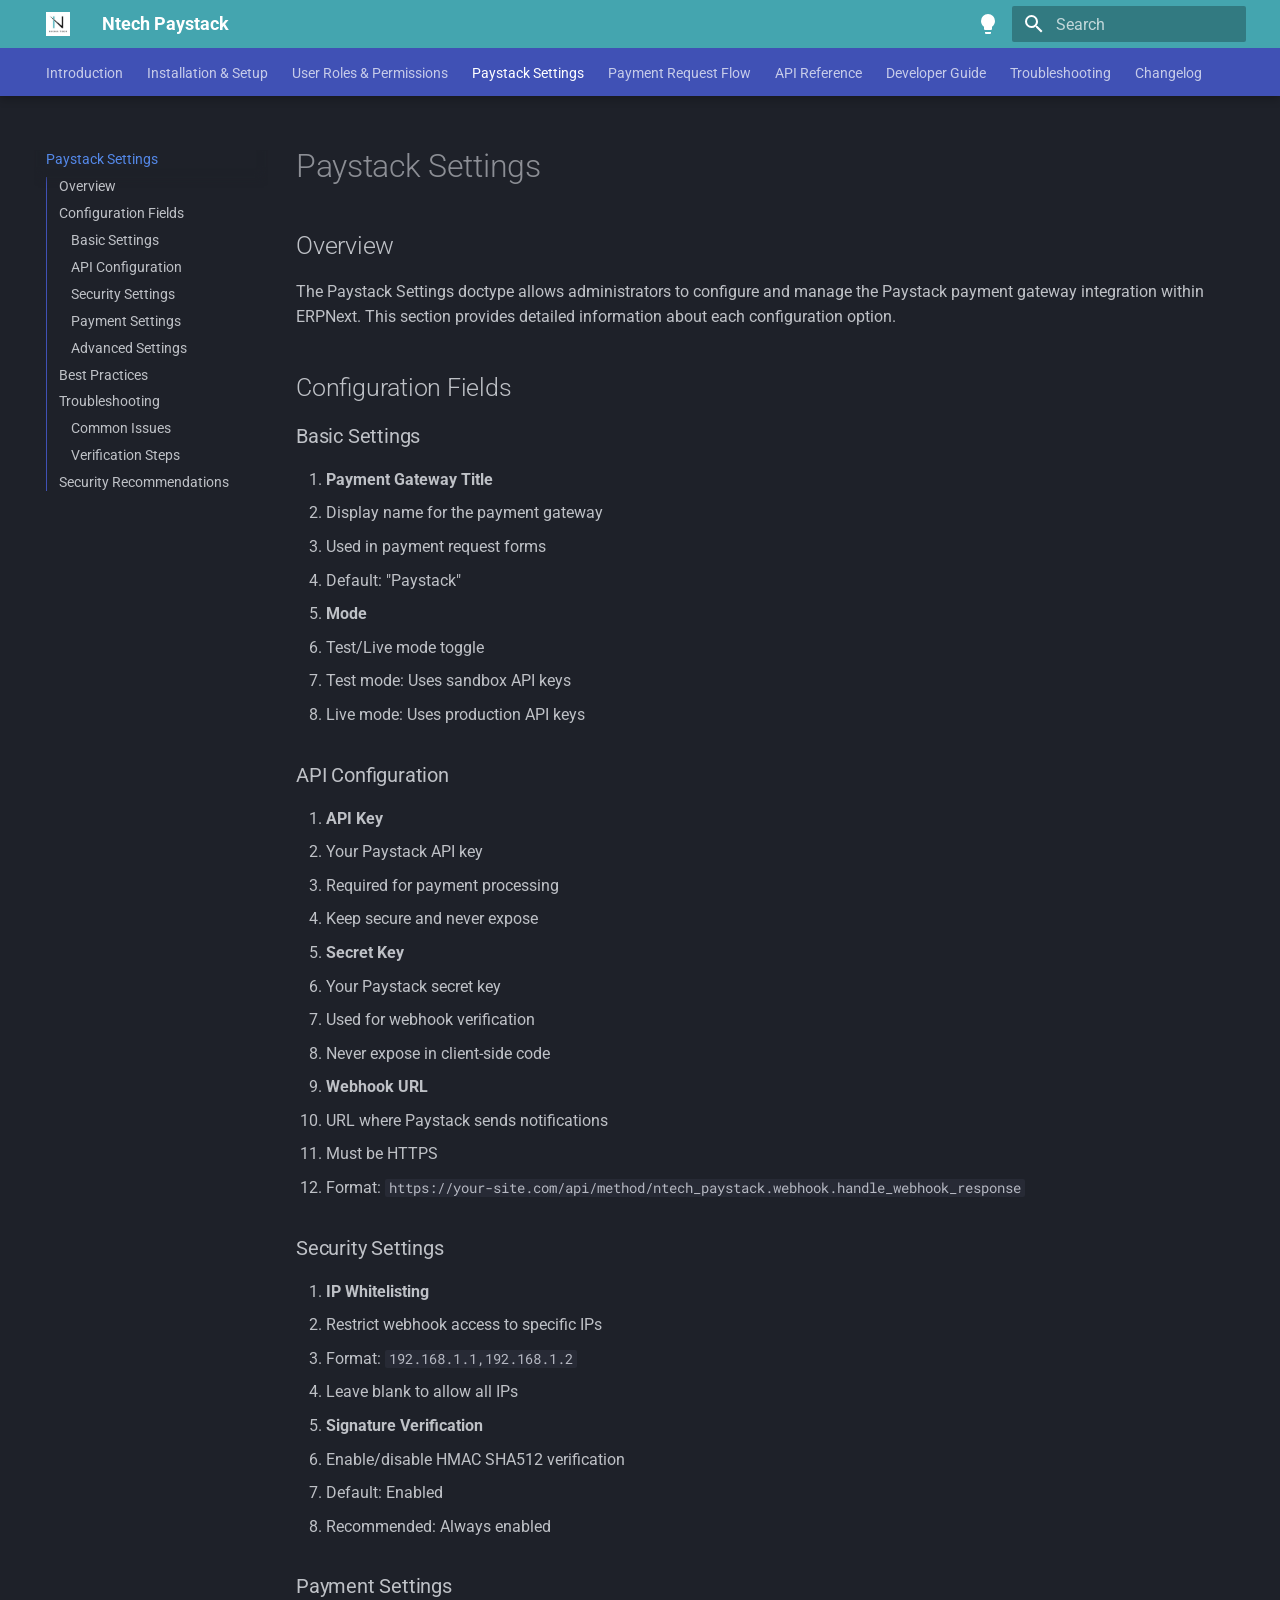
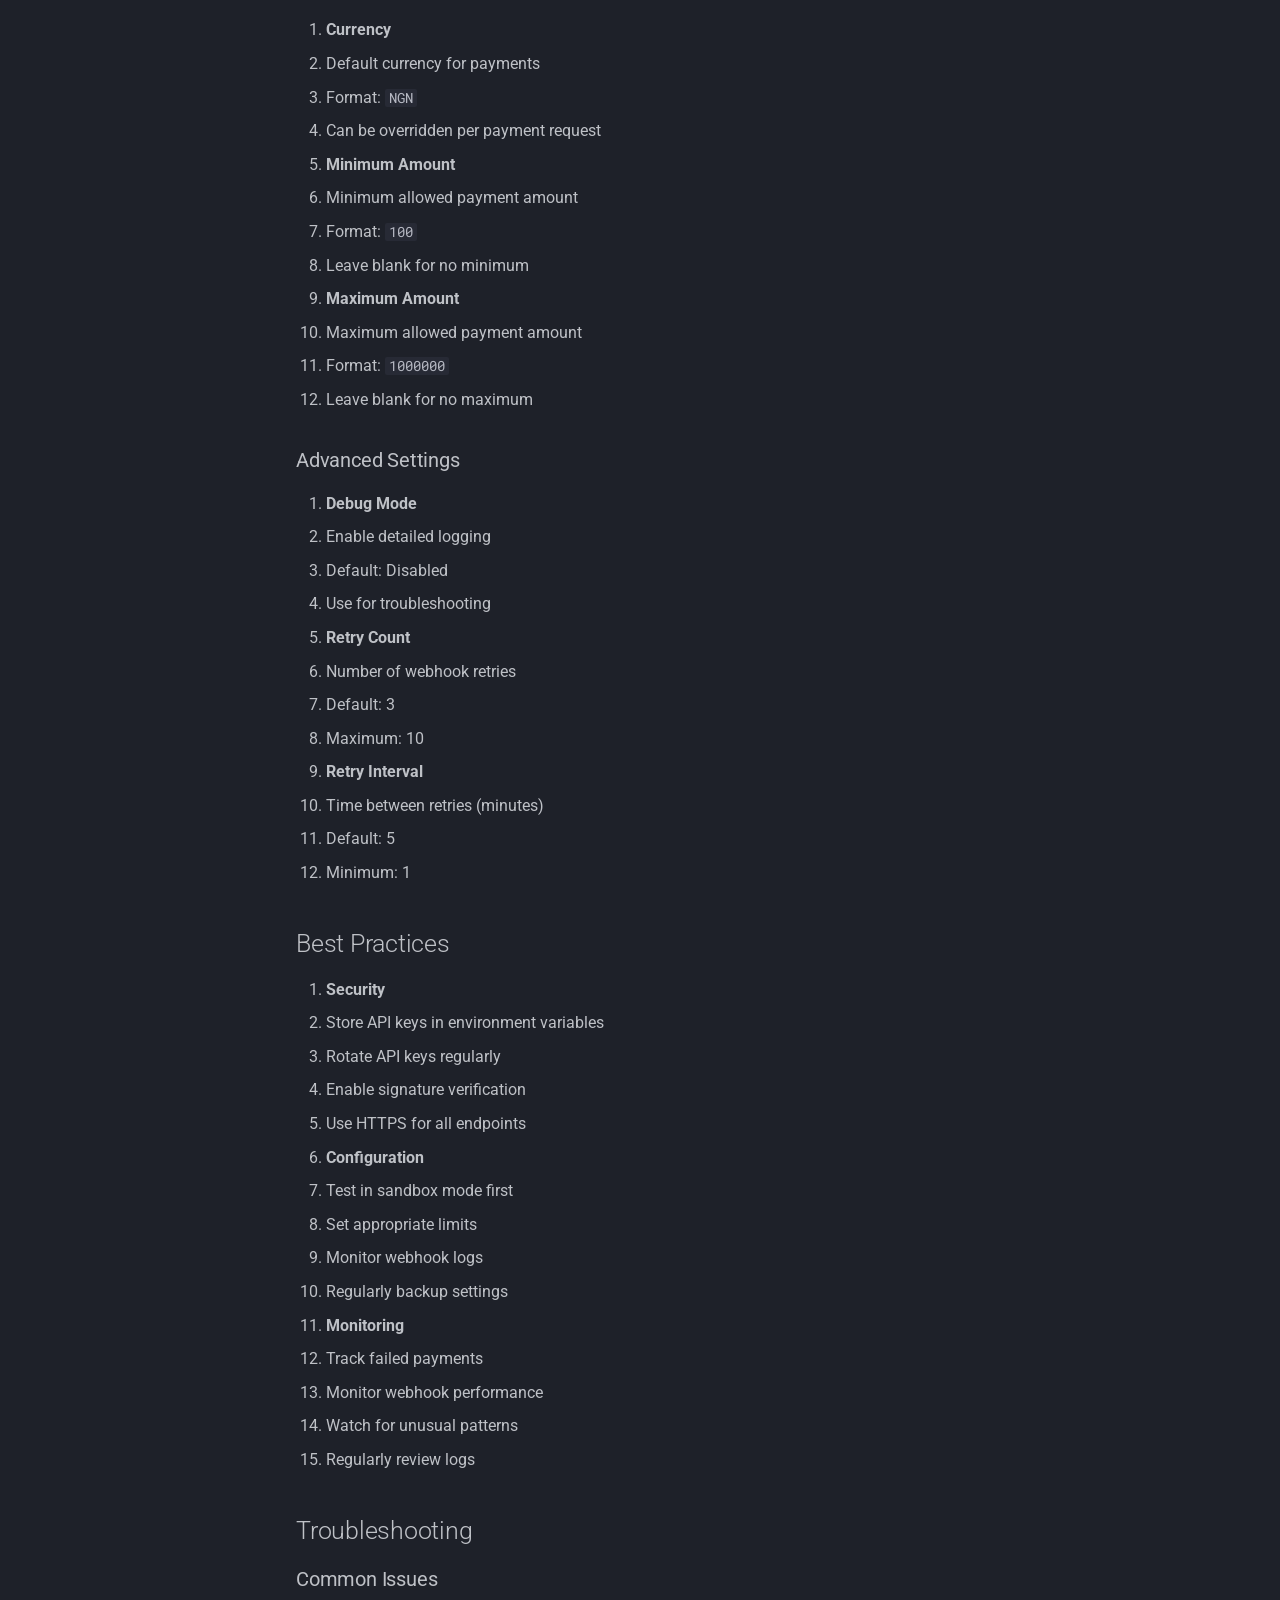
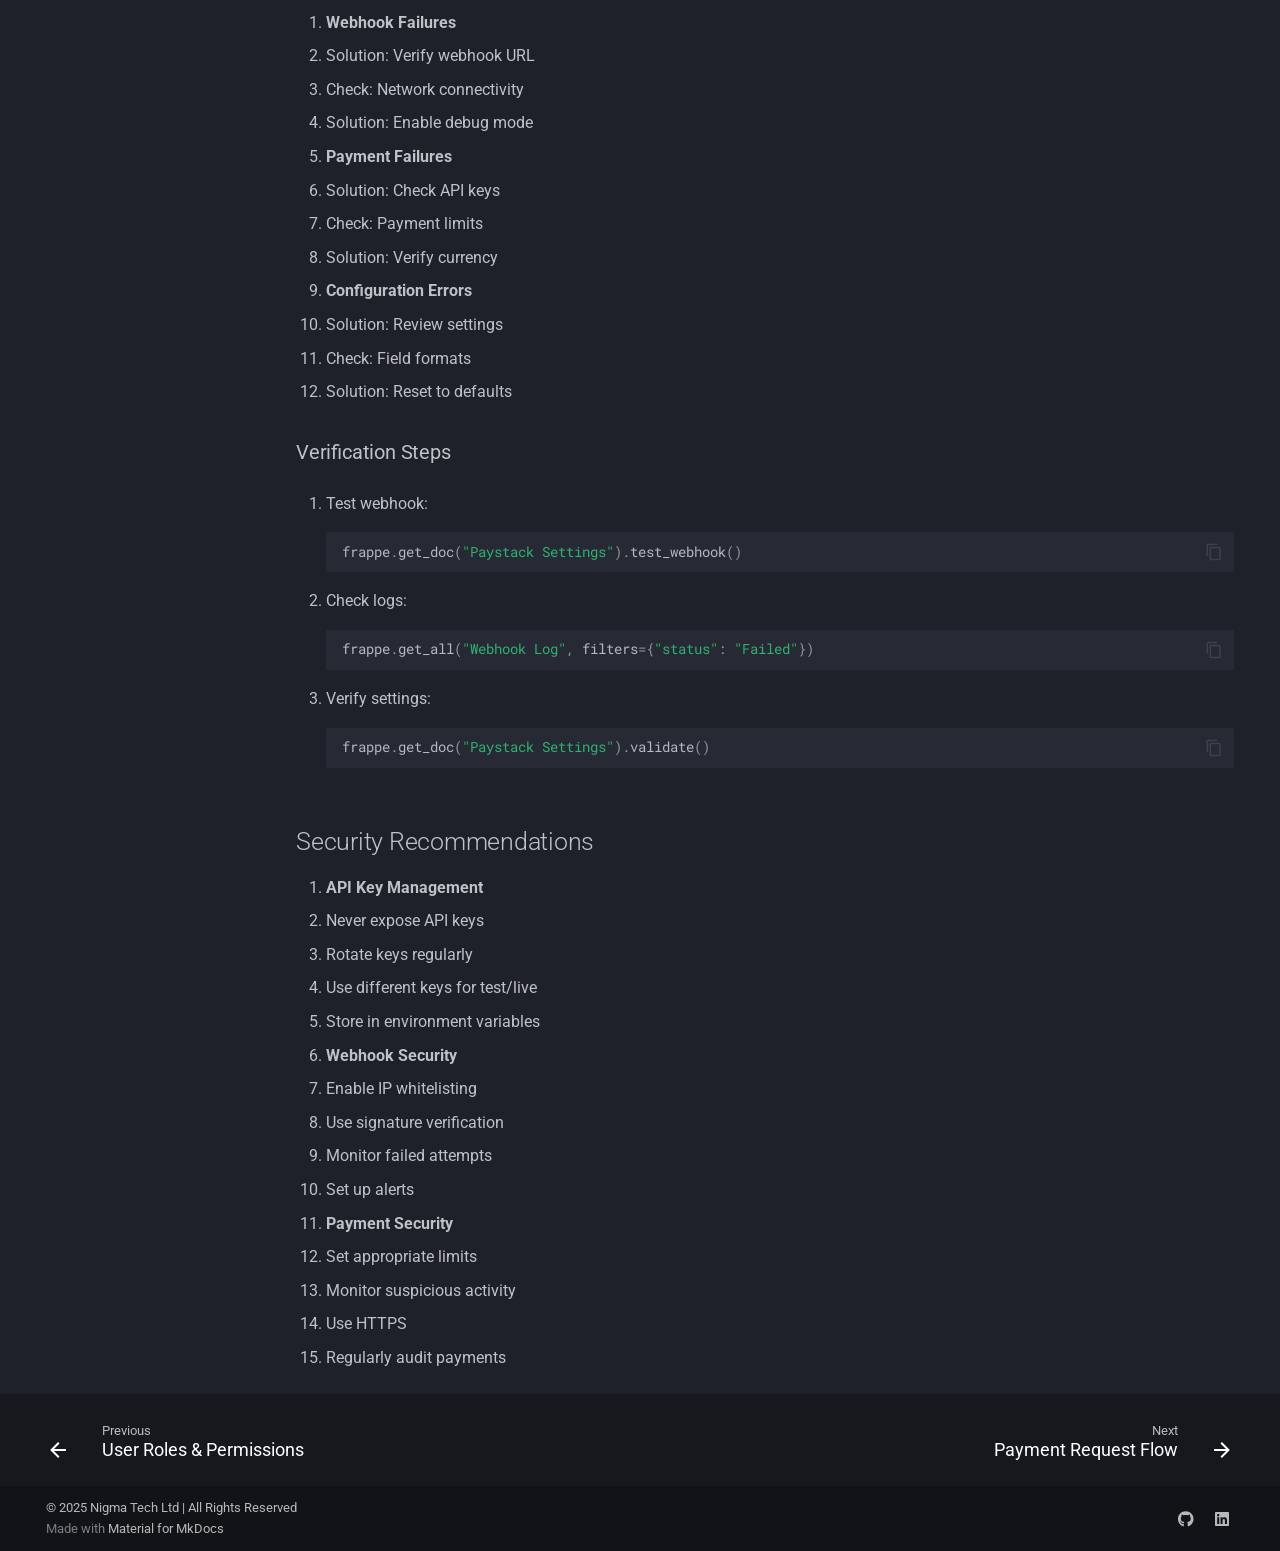
<file: settings/index.html>
<!doctype html>
<html lang="en" class="no-js">
  <head>
    
      <meta charset="utf-8">
      <meta name="viewport" content="width=device-width,initial-scale=1">
      
        <meta name="description" content="Paystack Integration for ERPNext">
      
      
      
        <link rel="canonical" href="https://nigmatechltd.github.io/ntech_paystack/settings/">
      
      
        <link rel="prev" href="../roles/">
      
      
        <link rel="next" href="../payment_flow/">
      
      
      <link rel="icon" href="../assets/images/favicon.png">
      <meta name="generator" content="mkdocs-1.6.1, mkdocs-material-9.6.15">
    
    
      
        <title>Paystack Settings - Ntech Paystack</title>
      
    
    
      <link rel="stylesheet" href="../assets/stylesheets/main.342714a4.min.css">
      
        
        <link rel="stylesheet" href="../assets/stylesheets/palette.06af60db.min.css">
      
      


    
    
      
    
    
      
        
        
        <link rel="preconnect" href="https://fonts.gstatic.com" crossorigin>
        <link rel="stylesheet" href="https://fonts.googleapis.com/css?family=Roboto:300,300i,400,400i,700,700i%7CRoboto+Mono:400,400i,700,700i&display=fallback">
        <style>:root{--md-text-font:"Roboto";--md-code-font:"Roboto Mono"}</style>
      
    
    
      <link rel="stylesheet" href="../overrides/styles/extra.css">
    
    <script>__md_scope=new URL("..",location),__md_hash=e=>[...e].reduce(((e,_)=>(e<<5)-e+_.charCodeAt(0)),0),__md_get=(e,_=localStorage,t=__md_scope)=>JSON.parse(_.getItem(t.pathname+"."+e)),__md_set=(e,_,t=localStorage,a=__md_scope)=>{try{t.setItem(a.pathname+"."+e,JSON.stringify(_))}catch(e){}}</script>
    
      
  


  
  

<script id="__analytics">function __md_analytics(){function e(){dataLayer.push(arguments)}window.dataLayer=window.dataLayer||[],e("js",new Date),e("config","UA-XXXXXXXXX-X"),document.addEventListener("DOMContentLoaded",(function(){document.forms.search&&document.forms.search.query.addEventListener("blur",(function(){this.value&&e("event","search",{search_term:this.value})}));document$.subscribe((function(){var t=document.forms.feedback;if(void 0!==t)for(var a of t.querySelectorAll("[type=submit]"))a.addEventListener("click",(function(a){a.preventDefault();var n=document.location.pathname,d=this.getAttribute("data-md-value");e("event","feedback",{page:n,data:d}),t.firstElementChild.disabled=!0;var r=t.querySelector(".md-feedback__note [data-md-value='"+d+"']");r&&(r.hidden=!1)})),t.hidden=!1})),location$.subscribe((function(t){e("config","UA-XXXXXXXXX-X",{page_path:t.pathname})}))}));var t=document.createElement("script");t.async=!0,t.src="https://www.googletagmanager.com/gtag/js?id=UA-XXXXXXXXX-X",document.getElementById("__analytics").insertAdjacentElement("afterEnd",t)}</script>
  
    <script>"undefined"!=typeof __md_analytics&&__md_analytics()</script>
  

    
    
    
  </head>
  
  
    
    
      
    
    
    
    
    <body dir="ltr" data-md-color-scheme="slate" data-md-color-primary="indigo" data-md-color-accent="indigo">
  
    
    <input class="md-toggle" data-md-toggle="drawer" type="checkbox" id="__drawer" autocomplete="off">
    <input class="md-toggle" data-md-toggle="search" type="checkbox" id="__search" autocomplete="off">
    <label class="md-overlay" for="__drawer"></label>
    <div data-md-component="skip">
      
        
        <a href="#paystack-settings" class="md-skip">
          Skip to content
        </a>
      
    </div>
    <div data-md-component="announce">
      
    </div>
    
    
      

  

<header class="md-header md-header--shadow md-header--lifted" data-md-component="header">
  <nav class="md-header__inner md-grid" aria-label="Header">
    <a href=".." title="Ntech Paystack" class="md-header__button md-logo" aria-label="Ntech Paystack" data-md-component="logo">
      
  <img src="../assets/nigmatechnologies_logo.png" alt="logo">

    </a>
    <label class="md-header__button md-icon" for="__drawer">
      
      <svg xmlns="http://www.w3.org/2000/svg" viewBox="0 0 24 24"><path d="M3 6h18v2H3zm0 5h18v2H3zm0 5h18v2H3z"/></svg>
    </label>
    <div class="md-header__title" data-md-component="header-title">
      <div class="md-header__ellipsis">
        <div class="md-header__topic">
          <span class="md-ellipsis">
            Ntech Paystack
          </span>
        </div>
        <div class="md-header__topic" data-md-component="header-topic">
          <span class="md-ellipsis">
            
              Paystack Settings
            
          </span>
        </div>
      </div>
    </div>
    
      
        <form class="md-header__option" data-md-component="palette">
  
    
    
    
    <input class="md-option" data-md-color-media="" data-md-color-scheme="slate" data-md-color-primary="indigo" data-md-color-accent="indigo"  aria-label="Switch to light mode"  type="radio" name="__palette" id="__palette_0">
    
      <label class="md-header__button md-icon" title="Switch to light mode" for="__palette_1" hidden>
        <svg xmlns="http://www.w3.org/2000/svg" viewBox="0 0 24 24"><path d="M12 2a7 7 0 0 0-7 7c0 2.38 1.19 4.47 3 5.74V17a1 1 0 0 0 1 1h6a1 1 0 0 0 1-1v-2.26c1.81-1.27 3-3.36 3-5.74a7 7 0 0 0-7-7M9 21a1 1 0 0 0 1 1h4a1 1 0 0 0 1-1v-1H9z"/></svg>
      </label>
    
  
    
    
    
    <input class="md-option" data-md-color-media="" data-md-color-scheme="default" data-md-color-primary="indigo" data-md-color-accent="indigo"  aria-label="Switch to dark mode"  type="radio" name="__palette" id="__palette_1">
    
      <label class="md-header__button md-icon" title="Switch to dark mode" for="__palette_0" hidden>
        <svg xmlns="http://www.w3.org/2000/svg" viewBox="0 0 24 24"><path d="M12 2a7 7 0 0 1 7 7c0 2.38-1.19 4.47-3 5.74V17a1 1 0 0 1-1 1H9a1 1 0 0 1-1-1v-2.26C6.19 13.47 5 11.38 5 9a7 7 0 0 1 7-7M9 21v-1h6v1a1 1 0 0 1-1 1h-4a1 1 0 0 1-1-1m3-17a5 5 0 0 0-5 5c0 2.05 1.23 3.81 3 4.58V16h4v-2.42c1.77-.77 3-2.53 3-4.58a5 5 0 0 0-5-5"/></svg>
      </label>
    
  
</form>
      
    
    
      <script>var palette=__md_get("__palette");if(palette&&palette.color){if("(prefers-color-scheme)"===palette.color.media){var media=matchMedia("(prefers-color-scheme: light)"),input=document.querySelector(media.matches?"[data-md-color-media='(prefers-color-scheme: light)']":"[data-md-color-media='(prefers-color-scheme: dark)']");palette.color.media=input.getAttribute("data-md-color-media"),palette.color.scheme=input.getAttribute("data-md-color-scheme"),palette.color.primary=input.getAttribute("data-md-color-primary"),palette.color.accent=input.getAttribute("data-md-color-accent")}for(var[key,value]of Object.entries(palette.color))document.body.setAttribute("data-md-color-"+key,value)}</script>
    
    
    
      
      
        <label class="md-header__button md-icon" for="__search">
          
          <svg xmlns="http://www.w3.org/2000/svg" viewBox="0 0 24 24"><path d="M9.5 3A6.5 6.5 0 0 1 16 9.5c0 1.61-.59 3.09-1.56 4.23l.27.27h.79l5 5-1.5 1.5-5-5v-.79l-.27-.27A6.52 6.52 0 0 1 9.5 16 6.5 6.5 0 0 1 3 9.5 6.5 6.5 0 0 1 9.5 3m0 2C7 5 5 7 5 9.5S7 14 9.5 14 14 12 14 9.5 12 5 9.5 5"/></svg>
        </label>
        <div class="md-search" data-md-component="search" role="dialog">
  <label class="md-search__overlay" for="__search"></label>
  <div class="md-search__inner" role="search">
    <form class="md-search__form" name="search">
      <input type="text" class="md-search__input" name="query" aria-label="Search" placeholder="Search" autocapitalize="off" autocorrect="off" autocomplete="off" spellcheck="false" data-md-component="search-query" required>
      <label class="md-search__icon md-icon" for="__search">
        
        <svg xmlns="http://www.w3.org/2000/svg" viewBox="0 0 24 24"><path d="M9.5 3A6.5 6.5 0 0 1 16 9.5c0 1.61-.59 3.09-1.56 4.23l.27.27h.79l5 5-1.5 1.5-5-5v-.79l-.27-.27A6.52 6.52 0 0 1 9.5 16 6.5 6.5 0 0 1 3 9.5 6.5 6.5 0 0 1 9.5 3m0 2C7 5 5 7 5 9.5S7 14 9.5 14 14 12 14 9.5 12 5 9.5 5"/></svg>
        
        <svg xmlns="http://www.w3.org/2000/svg" viewBox="0 0 24 24"><path d="M20 11v2H8l5.5 5.5-1.42 1.42L4.16 12l7.92-7.92L13.5 5.5 8 11z"/></svg>
      </label>
      <nav class="md-search__options" aria-label="Search">
        
          <a href="javascript:void(0)" class="md-search__icon md-icon" title="Share" aria-label="Share" data-clipboard data-clipboard-text="" data-md-component="search-share" tabindex="-1">
            
            <svg xmlns="http://www.w3.org/2000/svg" viewBox="0 0 24 24"><path d="M18 16.08c-.76 0-1.44.3-1.96.77L8.91 12.7c.05-.23.09-.46.09-.7s-.04-.47-.09-.7l7.05-4.11c.54.5 1.25.81 2.04.81a3 3 0 0 0 3-3 3 3 0 0 0-3-3 3 3 0 0 0-3 3c0 .24.04.47.09.7L8.04 9.81C7.5 9.31 6.79 9 6 9a3 3 0 0 0-3 3 3 3 0 0 0 3 3c.79 0 1.5-.31 2.04-.81l7.12 4.15c-.05.21-.08.43-.08.66 0 1.61 1.31 2.91 2.92 2.91s2.92-1.3 2.92-2.91A2.92 2.92 0 0 0 18 16.08"/></svg>
          </a>
        
        <button type="reset" class="md-search__icon md-icon" title="Clear" aria-label="Clear" tabindex="-1">
          
          <svg xmlns="http://www.w3.org/2000/svg" viewBox="0 0 24 24"><path d="M19 6.41 17.59 5 12 10.59 6.41 5 5 6.41 10.59 12 5 17.59 6.41 19 12 13.41 17.59 19 19 17.59 13.41 12z"/></svg>
        </button>
      </nav>
      
        <div class="md-search__suggest" data-md-component="search-suggest"></div>
      
    </form>
    <div class="md-search__output">
      <div class="md-search__scrollwrap" tabindex="0" data-md-scrollfix>
        <div class="md-search-result" data-md-component="search-result">
          <div class="md-search-result__meta">
            Initializing search
          </div>
          <ol class="md-search-result__list" role="presentation"></ol>
        </div>
      </div>
    </div>
  </div>
</div>
      
    
    
  </nav>
  
    
      
<nav class="md-tabs" aria-label="Tabs" data-md-component="tabs">
  <div class="md-grid">
    <ul class="md-tabs__list">
      
        
  
  
  
  
    <li class="md-tabs__item">
      <a href=".." class="md-tabs__link">
        
  
  
    
  
  Introduction

      </a>
    </li>
  

      
        
  
  
  
  
    <li class="md-tabs__item">
      <a href="../installation/" class="md-tabs__link">
        
  
  
    
  
  Installation & Setup

      </a>
    </li>
  

      
        
  
  
  
  
    <li class="md-tabs__item">
      <a href="../roles/" class="md-tabs__link">
        
  
  
    
  
  User Roles & Permissions

      </a>
    </li>
  

      
        
  
  
  
    
  
  
    <li class="md-tabs__item md-tabs__item--active">
      <a href="./" class="md-tabs__link">
        
  
  
    
  
  Paystack Settings

      </a>
    </li>
  

      
        
  
  
  
  
    <li class="md-tabs__item">
      <a href="../payment_flow/" class="md-tabs__link">
        
  
  
    
  
  Payment Request Flow

      </a>
    </li>
  

      
        
  
  
  
  
    <li class="md-tabs__item">
      <a href="../api/" class="md-tabs__link">
        
  
  
    
  
  API Reference

      </a>
    </li>
  

      
        
  
  
  
  
    <li class="md-tabs__item">
      <a href="../developer_guide/" class="md-tabs__link">
        
  
  
    
  
  Developer Guide

      </a>
    </li>
  

      
        
  
  
  
  
    <li class="md-tabs__item">
      <a href="../troubleshooting/" class="md-tabs__link">
        
  
  
    
  
  Troubleshooting

      </a>
    </li>
  

      
        
  
  
  
  
    <li class="md-tabs__item">
      <a href="../changelog/" class="md-tabs__link">
        
  
  
    
  
  Changelog

      </a>
    </li>
  

      
    </ul>
  </div>
</nav>
    
  
</header>
    
    <div class="md-container" data-md-component="container">
      
      
        
      
      <main class="md-main" data-md-component="main">
        <div class="md-main__inner md-grid">
          
            
              
              <div class="md-sidebar md-sidebar--primary" data-md-component="sidebar" data-md-type="navigation" >
                <div class="md-sidebar__scrollwrap">
                  <div class="md-sidebar__inner">
                    


  


  

<nav class="md-nav md-nav--primary md-nav--lifted md-nav--integrated" aria-label="Navigation" data-md-level="0">
  <label class="md-nav__title" for="__drawer">
    <a href=".." title="Ntech Paystack" class="md-nav__button md-logo" aria-label="Ntech Paystack" data-md-component="logo">
      
  <img src="../assets/nigmatechnologies_logo.png" alt="logo">

    </a>
    Ntech Paystack
  </label>
  
  <ul class="md-nav__list" data-md-scrollfix>
    
      
      
  
  
  
  
    <li class="md-nav__item">
      <a href=".." class="md-nav__link">
        
  
  
  <span class="md-ellipsis">
    Introduction
    
  </span>
  

      </a>
    </li>
  

    
      
      
  
  
  
  
    <li class="md-nav__item">
      <a href="../installation/" class="md-nav__link">
        
  
  
  <span class="md-ellipsis">
    Installation & Setup
    
  </span>
  

      </a>
    </li>
  

    
      
      
  
  
  
  
    <li class="md-nav__item">
      <a href="../roles/" class="md-nav__link">
        
  
  
  <span class="md-ellipsis">
    User Roles & Permissions
    
  </span>
  

      </a>
    </li>
  

    
      
      
  
  
    
  
  
  
    <li class="md-nav__item md-nav__item--active">
      
      <input class="md-nav__toggle md-toggle" type="checkbox" id="__toc">
      
      
        
      
      
        <label class="md-nav__link md-nav__link--active" for="__toc">
          
  
  
  <span class="md-ellipsis">
    Paystack Settings
    
  </span>
  

          <span class="md-nav__icon md-icon"></span>
        </label>
      
      <a href="./" class="md-nav__link md-nav__link--active">
        
  
  
  <span class="md-ellipsis">
    Paystack Settings
    
  </span>
  

      </a>
      
        

<nav class="md-nav md-nav--secondary" aria-label="Table of contents">
  
  
  
    
  
  
    <label class="md-nav__title" for="__toc">
      <span class="md-nav__icon md-icon"></span>
      Table of contents
    </label>
    <ul class="md-nav__list" data-md-component="toc" data-md-scrollfix>
      
        <li class="md-nav__item">
  <a href="#overview" class="md-nav__link">
    <span class="md-ellipsis">
      Overview
    </span>
  </a>
  
</li>
      
        <li class="md-nav__item">
  <a href="#configuration-fields" class="md-nav__link">
    <span class="md-ellipsis">
      Configuration Fields
    </span>
  </a>
  
    <nav class="md-nav" aria-label="Configuration Fields">
      <ul class="md-nav__list">
        
          <li class="md-nav__item">
  <a href="#basic-settings" class="md-nav__link">
    <span class="md-ellipsis">
      Basic Settings
    </span>
  </a>
  
</li>
        
          <li class="md-nav__item">
  <a href="#api-configuration" class="md-nav__link">
    <span class="md-ellipsis">
      API Configuration
    </span>
  </a>
  
</li>
        
          <li class="md-nav__item">
  <a href="#security-settings" class="md-nav__link">
    <span class="md-ellipsis">
      Security Settings
    </span>
  </a>
  
</li>
        
          <li class="md-nav__item">
  <a href="#payment-settings" class="md-nav__link">
    <span class="md-ellipsis">
      Payment Settings
    </span>
  </a>
  
</li>
        
          <li class="md-nav__item">
  <a href="#advanced-settings" class="md-nav__link">
    <span class="md-ellipsis">
      Advanced Settings
    </span>
  </a>
  
</li>
        
      </ul>
    </nav>
  
</li>
      
        <li class="md-nav__item">
  <a href="#best-practices" class="md-nav__link">
    <span class="md-ellipsis">
      Best Practices
    </span>
  </a>
  
</li>
      
        <li class="md-nav__item">
  <a href="#troubleshooting" class="md-nav__link">
    <span class="md-ellipsis">
      Troubleshooting
    </span>
  </a>
  
    <nav class="md-nav" aria-label="Troubleshooting">
      <ul class="md-nav__list">
        
          <li class="md-nav__item">
  <a href="#common-issues" class="md-nav__link">
    <span class="md-ellipsis">
      Common Issues
    </span>
  </a>
  
</li>
        
          <li class="md-nav__item">
  <a href="#verification-steps" class="md-nav__link">
    <span class="md-ellipsis">
      Verification Steps
    </span>
  </a>
  
</li>
        
      </ul>
    </nav>
  
</li>
      
        <li class="md-nav__item">
  <a href="#security-recommendations" class="md-nav__link">
    <span class="md-ellipsis">
      Security Recommendations
    </span>
  </a>
  
</li>
      
    </ul>
  
</nav>
      
    </li>
  

    
      
      
  
  
  
  
    <li class="md-nav__item">
      <a href="../payment_flow/" class="md-nav__link">
        
  
  
  <span class="md-ellipsis">
    Payment Request Flow
    
  </span>
  

      </a>
    </li>
  

    
      
      
  
  
  
  
    <li class="md-nav__item">
      <a href="../api/" class="md-nav__link">
        
  
  
  <span class="md-ellipsis">
    API Reference
    
  </span>
  

      </a>
    </li>
  

    
      
      
  
  
  
  
    <li class="md-nav__item">
      <a href="../developer_guide/" class="md-nav__link">
        
  
  
  <span class="md-ellipsis">
    Developer Guide
    
  </span>
  

      </a>
    </li>
  

    
      
      
  
  
  
  
    <li class="md-nav__item">
      <a href="../troubleshooting/" class="md-nav__link">
        
  
  
  <span class="md-ellipsis">
    Troubleshooting
    
  </span>
  

      </a>
    </li>
  

    
      
      
  
  
  
  
    <li class="md-nav__item">
      <a href="../changelog/" class="md-nav__link">
        
  
  
  <span class="md-ellipsis">
    Changelog
    
  </span>
  

      </a>
    </li>
  

    
  </ul>
</nav>
                  </div>
                </div>
              </div>
            
            
          
          
            <div class="md-content" data-md-component="content">
              <article class="md-content__inner md-typeset">
                
                  


  
  


<h1 id="paystack-settings">Paystack Settings<a class="headerlink" href="#paystack-settings" title="Permanent link">&para;</a></h1>
<h2 id="overview">Overview<a class="headerlink" href="#overview" title="Permanent link">&para;</a></h2>
<p>The Paystack Settings doctype allows administrators to configure and manage the Paystack payment gateway integration within ERPNext. This section provides detailed information about each configuration option.</p>
<h2 id="configuration-fields">Configuration Fields<a class="headerlink" href="#configuration-fields" title="Permanent link">&para;</a></h2>
<h3 id="basic-settings">Basic Settings<a class="headerlink" href="#basic-settings" title="Permanent link">&para;</a></h3>
<ol>
<li><strong>Payment Gateway Title</strong></li>
<li>Display name for the payment gateway</li>
<li>Used in payment request forms</li>
<li>
<p>Default: "Paystack"</p>
</li>
<li>
<p><strong>Mode</strong></p>
</li>
<li>Test/Live mode toggle</li>
<li>Test mode: Uses sandbox API keys</li>
<li>Live mode: Uses production API keys</li>
</ol>
<h3 id="api-configuration">API Configuration<a class="headerlink" href="#api-configuration" title="Permanent link">&para;</a></h3>
<ol>
<li><strong>API Key</strong></li>
<li>Your Paystack API key</li>
<li>Required for payment processing</li>
<li>
<p>Keep secure and never expose</p>
</li>
<li>
<p><strong>Secret Key</strong></p>
</li>
<li>Your Paystack secret key</li>
<li>Used for webhook verification</li>
<li>
<p>Never expose in client-side code</p>
</li>
<li>
<p><strong>Webhook URL</strong></p>
</li>
<li>URL where Paystack sends notifications</li>
<li>Must be HTTPS</li>
<li>Format: <code>https://your-site.com/api/method/ntech_paystack.webhook.handle_webhook_response</code></li>
</ol>
<h3 id="security-settings">Security Settings<a class="headerlink" href="#security-settings" title="Permanent link">&para;</a></h3>
<ol>
<li><strong>IP Whitelisting</strong></li>
<li>Restrict webhook access to specific IPs</li>
<li>Format: <code>192.168.1.1,192.168.1.2</code></li>
<li>
<p>Leave blank to allow all IPs</p>
</li>
<li>
<p><strong>Signature Verification</strong></p>
</li>
<li>Enable/disable HMAC SHA512 verification</li>
<li>Default: Enabled</li>
<li>Recommended: Always enabled</li>
</ol>
<h3 id="payment-settings">Payment Settings<a class="headerlink" href="#payment-settings" title="Permanent link">&para;</a></h3>
<ol>
<li><strong>Currency</strong></li>
<li>Default currency for payments</li>
<li>Format: <code>NGN</code></li>
<li>
<p>Can be overridden per payment request</p>
</li>
<li>
<p><strong>Minimum Amount</strong></p>
</li>
<li>Minimum allowed payment amount</li>
<li>Format: <code>100</code></li>
<li>
<p>Leave blank for no minimum</p>
</li>
<li>
<p><strong>Maximum Amount</strong></p>
</li>
<li>Maximum allowed payment amount</li>
<li>Format: <code>1000000</code></li>
<li>Leave blank for no maximum</li>
</ol>
<h3 id="advanced-settings">Advanced Settings<a class="headerlink" href="#advanced-settings" title="Permanent link">&para;</a></h3>
<ol>
<li><strong>Debug Mode</strong></li>
<li>Enable detailed logging</li>
<li>Default: Disabled</li>
<li>
<p>Use for troubleshooting</p>
</li>
<li>
<p><strong>Retry Count</strong></p>
</li>
<li>Number of webhook retries</li>
<li>Default: 3</li>
<li>
<p>Maximum: 10</p>
</li>
<li>
<p><strong>Retry Interval</strong></p>
</li>
<li>Time between retries (minutes)</li>
<li>Default: 5</li>
<li>Minimum: 1</li>
</ol>
<h2 id="best-practices">Best Practices<a class="headerlink" href="#best-practices" title="Permanent link">&para;</a></h2>
<ol>
<li><strong>Security</strong></li>
<li>Store API keys in environment variables</li>
<li>Rotate API keys regularly</li>
<li>Enable signature verification</li>
<li>
<p>Use HTTPS for all endpoints</p>
</li>
<li>
<p><strong>Configuration</strong></p>
</li>
<li>Test in sandbox mode first</li>
<li>Set appropriate limits</li>
<li>Monitor webhook logs</li>
<li>
<p>Regularly backup settings</p>
</li>
<li>
<p><strong>Monitoring</strong></p>
</li>
<li>Track failed payments</li>
<li>Monitor webhook performance</li>
<li>Watch for unusual patterns</li>
<li>Regularly review logs</li>
</ol>
<h2 id="troubleshooting">Troubleshooting<a class="headerlink" href="#troubleshooting" title="Permanent link">&para;</a></h2>
<h3 id="common-issues">Common Issues<a class="headerlink" href="#common-issues" title="Permanent link">&para;</a></h3>
<ol>
<li><strong>Webhook Failures</strong></li>
<li>Solution: Verify webhook URL</li>
<li>Check: Network connectivity</li>
<li>
<p>Solution: Enable debug mode</p>
</li>
<li>
<p><strong>Payment Failures</strong></p>
</li>
<li>Solution: Check API keys</li>
<li>Check: Payment limits</li>
<li>
<p>Solution: Verify currency</p>
</li>
<li>
<p><strong>Configuration Errors</strong></p>
</li>
<li>Solution: Review settings</li>
<li>Check: Field formats</li>
<li>Solution: Reset to defaults</li>
</ol>
<h3 id="verification-steps">Verification Steps<a class="headerlink" href="#verification-steps" title="Permanent link">&para;</a></h3>
<ol>
<li>
<p>Test webhook:
   <div class="highlight"><pre><span></span><code><span class="n">frappe</span><span class="o">.</span><span class="n">get_doc</span><span class="p">(</span><span class="s2">&quot;Paystack Settings&quot;</span><span class="p">)</span><span class="o">.</span><span class="n">test_webhook</span><span class="p">()</span>
</code></pre></div></p>
</li>
<li>
<p>Check logs:
   <div class="highlight"><pre><span></span><code><span class="n">frappe</span><span class="o">.</span><span class="n">get_all</span><span class="p">(</span><span class="s2">&quot;Webhook Log&quot;</span><span class="p">,</span> <span class="n">filters</span><span class="o">=</span><span class="p">{</span><span class="s2">&quot;status&quot;</span><span class="p">:</span> <span class="s2">&quot;Failed&quot;</span><span class="p">})</span>
</code></pre></div></p>
</li>
<li>
<p>Verify settings:
   <div class="highlight"><pre><span></span><code><span class="n">frappe</span><span class="o">.</span><span class="n">get_doc</span><span class="p">(</span><span class="s2">&quot;Paystack Settings&quot;</span><span class="p">)</span><span class="o">.</span><span class="n">validate</span><span class="p">()</span>
</code></pre></div></p>
</li>
</ol>
<h2 id="security-recommendations">Security Recommendations<a class="headerlink" href="#security-recommendations" title="Permanent link">&para;</a></h2>
<ol>
<li><strong>API Key Management</strong></li>
<li>Never expose API keys</li>
<li>Rotate keys regularly</li>
<li>Use different keys for test/live</li>
<li>
<p>Store in environment variables</p>
</li>
<li>
<p><strong>Webhook Security</strong></p>
</li>
<li>Enable IP whitelisting</li>
<li>Use signature verification</li>
<li>Monitor failed attempts</li>
<li>
<p>Set up alerts</p>
</li>
<li>
<p><strong>Payment Security</strong></p>
</li>
<li>Set appropriate limits</li>
<li>Monitor suspicious activity</li>
<li>Use HTTPS</li>
<li>Regularly audit payments</li>
</ol>









  




                
              </article>
            </div>
          
          
  <script>var tabs=__md_get("__tabs");if(Array.isArray(tabs))e:for(var set of document.querySelectorAll(".tabbed-set")){var labels=set.querySelector(".tabbed-labels");for(var tab of tabs)for(var label of labels.getElementsByTagName("label"))if(label.innerText.trim()===tab){var input=document.getElementById(label.htmlFor);input.checked=!0;continue e}}</script>

<script>var target=document.getElementById(location.hash.slice(1));target&&target.name&&(target.checked=target.name.startsWith("__tabbed_"))</script>
        </div>
        
          <button type="button" class="md-top md-icon" data-md-component="top" hidden>
  
  <svg xmlns="http://www.w3.org/2000/svg" viewBox="0 0 24 24"><path d="M13 20h-2V8l-5.5 5.5-1.42-1.42L12 4.16l7.92 7.92-1.42 1.42L13 8z"/></svg>
  Back to top
</button>
        
      </main>
      
        <footer class="md-footer">
  
    
      
      <nav class="md-footer__inner md-grid" aria-label="Footer" >
        
          
          <a href="../roles/" class="md-footer__link md-footer__link--prev" aria-label="Previous: User Roles &amp; Permissions">
            <div class="md-footer__button md-icon">
              
              <svg xmlns="http://www.w3.org/2000/svg" viewBox="0 0 24 24"><path d="M20 11v2H8l5.5 5.5-1.42 1.42L4.16 12l7.92-7.92L13.5 5.5 8 11z"/></svg>
            </div>
            <div class="md-footer__title">
              <span class="md-footer__direction">
                Previous
              </span>
              <div class="md-ellipsis">
                User Roles & Permissions
              </div>
            </div>
          </a>
        
        
          
          <a href="../payment_flow/" class="md-footer__link md-footer__link--next" aria-label="Next: Payment Request Flow">
            <div class="md-footer__title">
              <span class="md-footer__direction">
                Next
              </span>
              <div class="md-ellipsis">
                Payment Request Flow
              </div>
            </div>
            <div class="md-footer__button md-icon">
              
              <svg xmlns="http://www.w3.org/2000/svg" viewBox="0 0 24 24"><path d="M4 11v2h12l-5.5 5.5 1.42 1.42L19.84 12l-7.92-7.92L10.5 5.5 16 11z"/></svg>
            </div>
          </a>
        
      </nav>
    
  
  <div class="md-footer-meta md-typeset">
    <div class="md-footer-meta__inner md-grid">
      <div class="md-copyright">
  
    <div class="md-copyright__highlight">
      © 2025 <a href="https://github.com/nigmatechltd" target="_blank" rel="noopener">Nigma Tech Ltd</a> | All Rights Reserved
    </div>
  
  
    Made with
    <a href="https://squidfunk.github.io/mkdocs-material/" target="_blank" rel="noopener">
      Material for MkDocs
    </a>
  
</div>
      
        <div class="md-social">
  
    
    
    
    
      
      
    
    <a href="https://github.com/nigmatechltd" target="_blank" rel="noopener" title="github.com" class="md-social__link">
      <svg xmlns="http://www.w3.org/2000/svg" viewBox="0 0 496 512"><!--! Font Awesome Free 6.7.2 by @fontawesome - https://fontawesome.com License - https://fontawesome.com/license/free (Icons: CC BY 4.0, Fonts: SIL OFL 1.1, Code: MIT License) Copyright 2024 Fonticons, Inc.--><path d="M165.9 397.4c0 2-2.3 3.6-5.2 3.6-3.3.3-5.6-1.3-5.6-3.6 0-2 2.3-3.6 5.2-3.6 3-.3 5.6 1.3 5.6 3.6m-31.1-4.5c-.7 2 1.3 4.3 4.3 4.9 2.6 1 5.6 0 6.2-2s-1.3-4.3-4.3-5.2c-2.6-.7-5.5.3-6.2 2.3m44.2-1.7c-2.9.7-4.9 2.6-4.6 4.9.3 2 2.9 3.3 5.9 2.6 2.9-.7 4.9-2.6 4.6-4.6-.3-1.9-3-3.2-5.9-2.9M244.8 8C106.1 8 0 113.3 0 252c0 110.9 69.8 205.8 169.5 239.2 12.8 2.3 17.3-5.6 17.3-12.1 0-6.2-.3-40.4-.3-61.4 0 0-70 15-84.7-29.8 0 0-11.4-29.1-27.8-36.6 0 0-22.9-15.7 1.6-15.4 0 0 24.9 2 38.6 25.8 21.9 38.6 58.6 27.5 72.9 20.9 2.3-16 8.8-27.1 16-33.7-55.9-6.2-112.3-14.3-112.3-110.5 0-27.5 7.6-41.3 23.6-58.9-2.6-6.5-11.1-33.3 2.6-67.9 20.9-6.5 69 27 69 27 20-5.6 41.5-8.5 62.8-8.5s42.8 2.9 62.8 8.5c0 0 48.1-33.6 69-27 13.7 34.7 5.2 61.4 2.6 67.9 16 17.7 25.8 31.5 25.8 58.9 0 96.5-58.9 104.2-114.8 110.5 9.2 7.9 17 22.9 17 46.4 0 33.7-.3 75.4-.3 83.6 0 6.5 4.6 14.4 17.3 12.1C428.2 457.8 496 362.9 496 252 496 113.3 383.5 8 244.8 8M97.2 352.9c-1.3 1-1 3.3.7 5.2 1.6 1.6 3.9 2.3 5.2 1 1.3-1 1-3.3-.7-5.2-1.6-1.6-3.9-2.3-5.2-1m-10.8-8.1c-.7 1.3.3 2.9 2.3 3.9 1.6 1 3.6.7 4.3-.7.7-1.3-.3-2.9-2.3-3.9-2-.6-3.6-.3-4.3.7m32.4 35.6c-1.6 1.3-1 4.3 1.3 6.2 2.3 2.3 5.2 2.6 6.5 1 1.3-1.3.7-4.3-1.3-6.2-2.2-2.3-5.2-2.6-6.5-1m-11.4-14.7c-1.6 1-1.6 3.6 0 5.9s4.3 3.3 5.6 2.3c1.6-1.3 1.6-3.9 0-6.2-1.4-2.3-4-3.3-5.6-2"/></svg>
    </a>
  
    
    
    
    
      
      
    
    <a href="https://www.linkedin.com/company/nigmatechltd" target="_blank" rel="noopener" title="www.linkedin.com" class="md-social__link">
      <svg xmlns="http://www.w3.org/2000/svg" viewBox="0 0 448 512"><!--! Font Awesome Free 6.7.2 by @fontawesome - https://fontawesome.com License - https://fontawesome.com/license/free (Icons: CC BY 4.0, Fonts: SIL OFL 1.1, Code: MIT License) Copyright 2024 Fonticons, Inc.--><path d="M416 32H31.9C14.3 32 0 46.5 0 64.3v383.4C0 465.5 14.3 480 31.9 480H416c17.6 0 32-14.5 32-32.3V64.3c0-17.8-14.4-32.3-32-32.3M135.4 416H69V202.2h66.5V416zm-33.2-243c-21.3 0-38.5-17.3-38.5-38.5S80.9 96 102.2 96c21.2 0 38.5 17.3 38.5 38.5 0 21.3-17.2 38.5-38.5 38.5m282.1 243h-66.4V312c0-24.8-.5-56.7-34.5-56.7-34.6 0-39.9 27-39.9 54.9V416h-66.4V202.2h63.7v29.2h.9c8.9-16.8 30.6-34.5 62.9-34.5 67.2 0 79.7 44.3 79.7 101.9z"/></svg>
    </a>
  
</div>
      
    </div>
  </div>
</footer>
      
    </div>
    <div class="md-dialog" data-md-component="dialog">
      <div class="md-dialog__inner md-typeset"></div>
    </div>
    
    
    
      
      <script id="__config" type="application/json">{"base": "..", "features": ["navigation.tabs", "navigation.tabs.sticky", "navigation.indexes", "navigation.top", "navigation.footer", "search.highlight", "search.suggest", "search.share", "content.code.annotation", "content.code.copy", "content.code.multiline", "content.tables", "content.tabs.link", "toc.integrate"], "search": "../assets/javascripts/workers/search.d50fe291.min.js", "tags": null, "translations": {"clipboard.copied": "Copied to clipboard", "clipboard.copy": "Copy to clipboard", "search.result.more.one": "1 more on this page", "search.result.more.other": "# more on this page", "search.result.none": "No matching documents", "search.result.one": "1 matching document", "search.result.other": "# matching documents", "search.result.placeholder": "Type to start searching", "search.result.term.missing": "Missing", "select.version": "Select version"}, "version": null}</script>
    
    
      <script src="../assets/javascripts/bundle.56ea9cef.min.js"></script>
      
    
  </body>
</html>
</file>
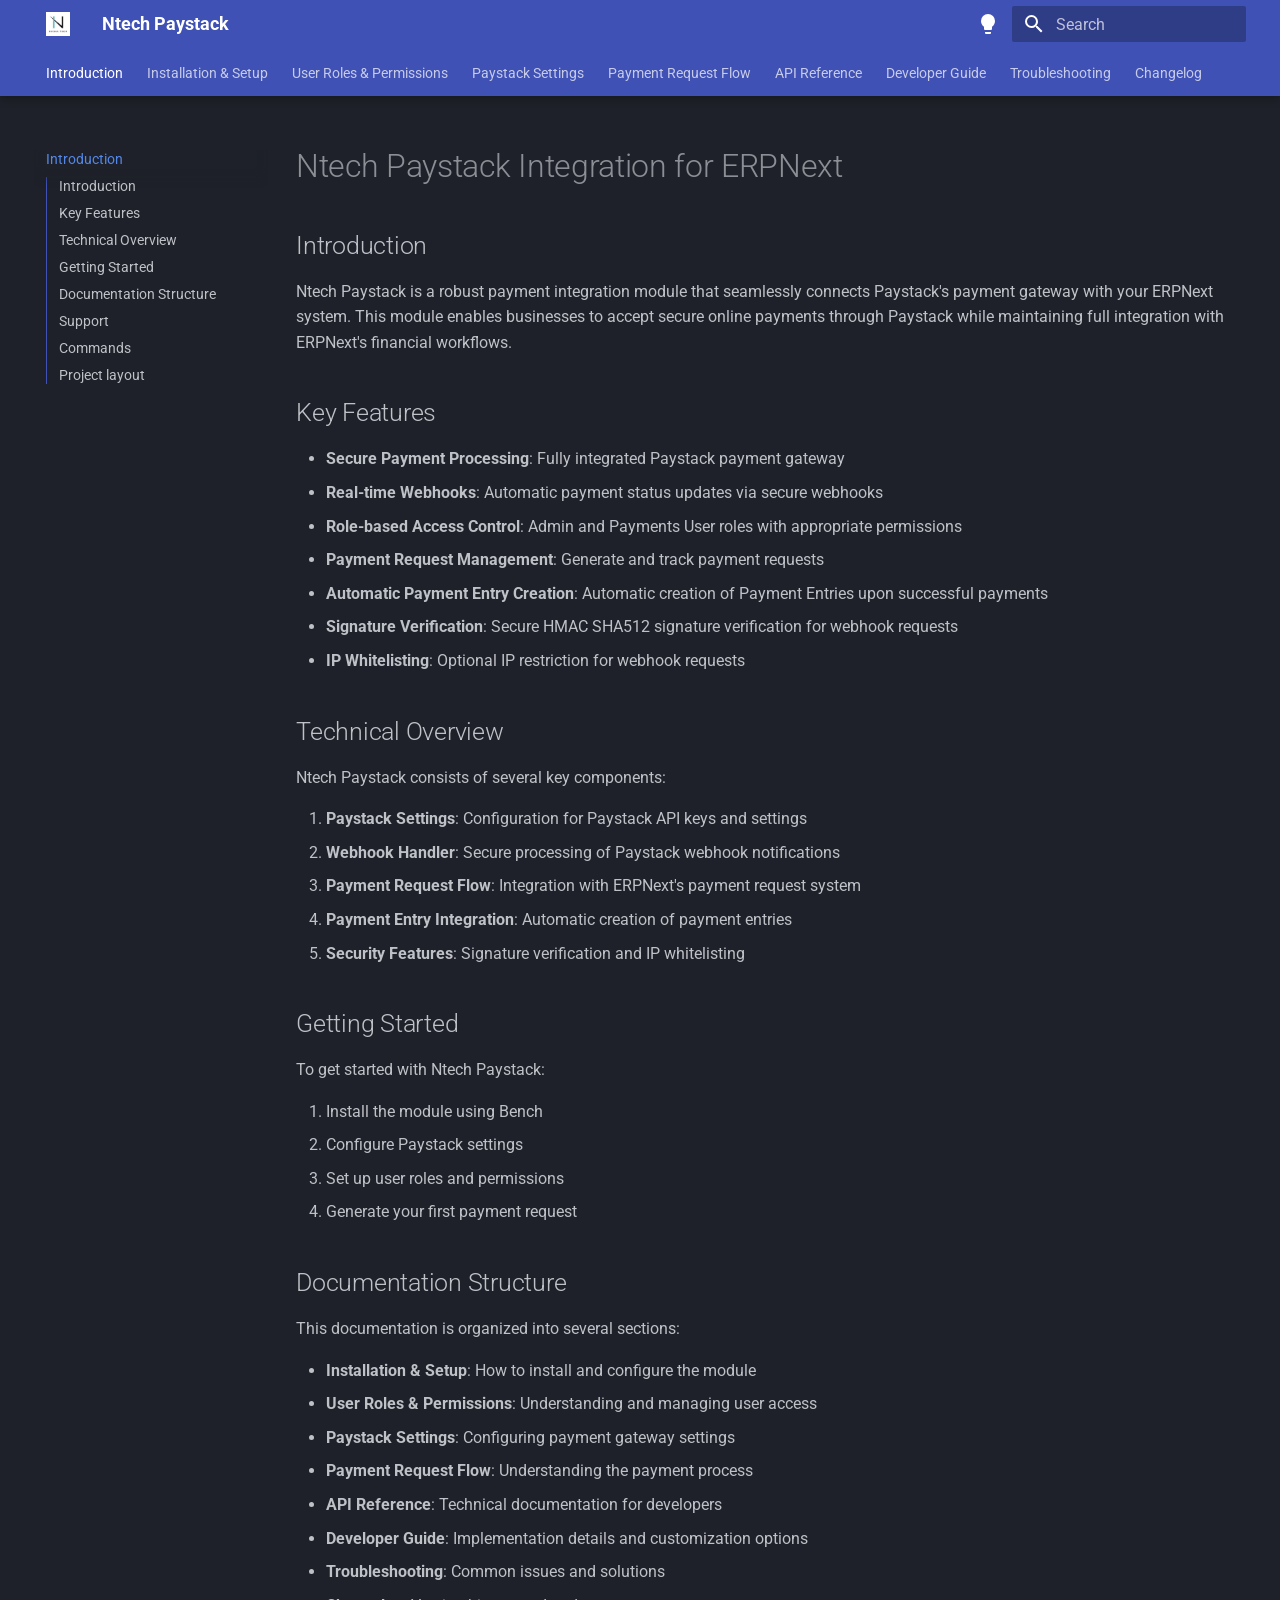
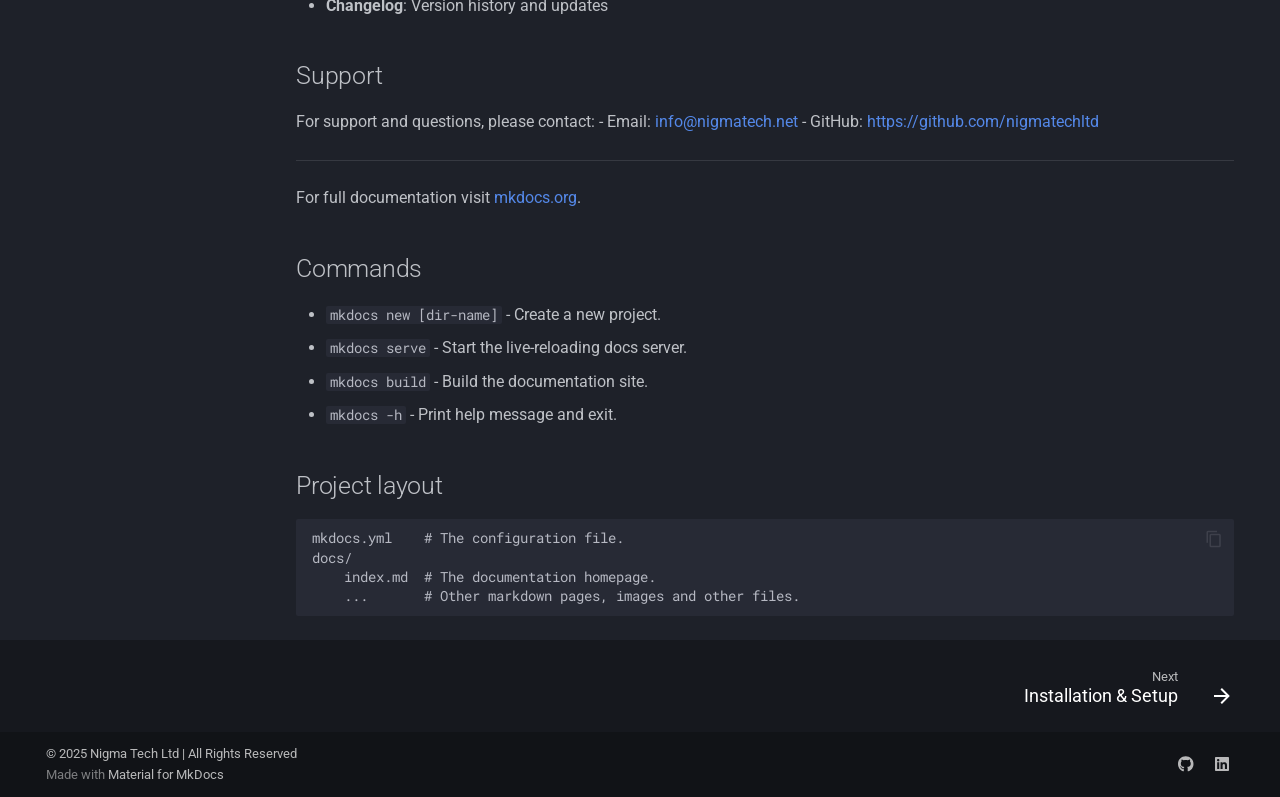
<file: site/index.html>
<!doctype html>
<html lang="en" class="no-js">
  <head>
    
      <meta charset="utf-8">
      <meta name="viewport" content="width=device-width,initial-scale=1">
      
        <meta name="description" content="Paystack Integration for ERPNext">
      
      
      
        <link rel="canonical" href="https://nigmatechltd.github.io/ntech_paystack/">
      
      
      
        <link rel="next" href="installation/">
      
      
      <link rel="icon" href="assets/images/favicon.png">
      <meta name="generator" content="mkdocs-1.6.1, mkdocs-material-9.6.15">
    
    
      
        <title>Ntech Paystack</title>
      
    
    
      <link rel="stylesheet" href="assets/stylesheets/main.342714a4.min.css">
      
        
        <link rel="stylesheet" href="assets/stylesheets/palette.06af60db.min.css">
      
      


    
    
      
    
    
      
        
        
        <link rel="preconnect" href="https://fonts.gstatic.com" crossorigin>
        <link rel="stylesheet" href="https://fonts.googleapis.com/css?family=Roboto:300,300i,400,400i,700,700i%7CRoboto+Mono:400,400i,700,700i&display=fallback">
        <style>:root{--md-text-font:"Roboto";--md-code-font:"Roboto Mono"}</style>
      
    
    
    <script>__md_scope=new URL(".",location),__md_hash=e=>[...e].reduce(((e,_)=>(e<<5)-e+_.charCodeAt(0)),0),__md_get=(e,_=localStorage,t=__md_scope)=>JSON.parse(_.getItem(t.pathname+"."+e)),__md_set=(e,_,t=localStorage,a=__md_scope)=>{try{t.setItem(a.pathname+"."+e,JSON.stringify(_))}catch(e){}}</script>
    
      
  


  
  

<script id="__analytics">function __md_analytics(){function e(){dataLayer.push(arguments)}window.dataLayer=window.dataLayer||[],e("js",new Date),e("config","UA-XXXXXXXXX-X"),document.addEventListener("DOMContentLoaded",(function(){document.forms.search&&document.forms.search.query.addEventListener("blur",(function(){this.value&&e("event","search",{search_term:this.value})}));document$.subscribe((function(){var t=document.forms.feedback;if(void 0!==t)for(var a of t.querySelectorAll("[type=submit]"))a.addEventListener("click",(function(a){a.preventDefault();var n=document.location.pathname,d=this.getAttribute("data-md-value");e("event","feedback",{page:n,data:d}),t.firstElementChild.disabled=!0;var r=t.querySelector(".md-feedback__note [data-md-value='"+d+"']");r&&(r.hidden=!1)})),t.hidden=!1})),location$.subscribe((function(t){e("config","UA-XXXXXXXXX-X",{page_path:t.pathname})}))}));var t=document.createElement("script");t.async=!0,t.src="https://www.googletagmanager.com/gtag/js?id=UA-XXXXXXXXX-X",document.getElementById("__analytics").insertAdjacentElement("afterEnd",t)}</script>
  
    <script>"undefined"!=typeof __md_analytics&&__md_analytics()</script>
  

    
    
    
  </head>
  
  
    
    
      
    
    
    
    
    <body dir="ltr" data-md-color-scheme="slate" data-md-color-primary="indigo" data-md-color-accent="indigo">
  
    
    <input class="md-toggle" data-md-toggle="drawer" type="checkbox" id="__drawer" autocomplete="off">
    <input class="md-toggle" data-md-toggle="search" type="checkbox" id="__search" autocomplete="off">
    <label class="md-overlay" for="__drawer"></label>
    <div data-md-component="skip">
      
        
        <a href="#ntech-paystack-integration-for-erpnext" class="md-skip">
          Skip to content
        </a>
      
    </div>
    <div data-md-component="announce">
      
    </div>
    
    
      

  

<header class="md-header md-header--shadow md-header--lifted" data-md-component="header">
  <nav class="md-header__inner md-grid" aria-label="Header">
    <a href="." title="Ntech Paystack" class="md-header__button md-logo" aria-label="Ntech Paystack" data-md-component="logo">
      
  <img src="assets/nigmatechnologies_logo.png" alt="logo">

    </a>
    <label class="md-header__button md-icon" for="__drawer">
      
      <svg xmlns="http://www.w3.org/2000/svg" viewBox="0 0 24 24"><path d="M3 6h18v2H3zm0 5h18v2H3zm0 5h18v2H3z"/></svg>
    </label>
    <div class="md-header__title" data-md-component="header-title">
      <div class="md-header__ellipsis">
        <div class="md-header__topic">
          <span class="md-ellipsis">
            Ntech Paystack
          </span>
        </div>
        <div class="md-header__topic" data-md-component="header-topic">
          <span class="md-ellipsis">
            
              Introduction
            
          </span>
        </div>
      </div>
    </div>
    
      
        <form class="md-header__option" data-md-component="palette">
  
    
    
    
    <input class="md-option" data-md-color-media="" data-md-color-scheme="slate" data-md-color-primary="indigo" data-md-color-accent="indigo"  aria-label="Switch to light mode"  type="radio" name="__palette" id="__palette_0">
    
      <label class="md-header__button md-icon" title="Switch to light mode" for="__palette_1" hidden>
        <svg xmlns="http://www.w3.org/2000/svg" viewBox="0 0 24 24"><path d="M12 2a7 7 0 0 0-7 7c0 2.38 1.19 4.47 3 5.74V17a1 1 0 0 0 1 1h6a1 1 0 0 0 1-1v-2.26c1.81-1.27 3-3.36 3-5.74a7 7 0 0 0-7-7M9 21a1 1 0 0 0 1 1h4a1 1 0 0 0 1-1v-1H9z"/></svg>
      </label>
    
  
    
    
    
    <input class="md-option" data-md-color-media="" data-md-color-scheme="default" data-md-color-primary="indigo" data-md-color-accent="indigo"  aria-label="Switch to dark mode"  type="radio" name="__palette" id="__palette_1">
    
      <label class="md-header__button md-icon" title="Switch to dark mode" for="__palette_0" hidden>
        <svg xmlns="http://www.w3.org/2000/svg" viewBox="0 0 24 24"><path d="M12 2a7 7 0 0 1 7 7c0 2.38-1.19 4.47-3 5.74V17a1 1 0 0 1-1 1H9a1 1 0 0 1-1-1v-2.26C6.19 13.47 5 11.38 5 9a7 7 0 0 1 7-7M9 21v-1h6v1a1 1 0 0 1-1 1h-4a1 1 0 0 1-1-1m3-17a5 5 0 0 0-5 5c0 2.05 1.23 3.81 3 4.58V16h4v-2.42c1.77-.77 3-2.53 3-4.58a5 5 0 0 0-5-5"/></svg>
      </label>
    
  
</form>
      
    
    
      <script>var palette=__md_get("__palette");if(palette&&palette.color){if("(prefers-color-scheme)"===palette.color.media){var media=matchMedia("(prefers-color-scheme: light)"),input=document.querySelector(media.matches?"[data-md-color-media='(prefers-color-scheme: light)']":"[data-md-color-media='(prefers-color-scheme: dark)']");palette.color.media=input.getAttribute("data-md-color-media"),palette.color.scheme=input.getAttribute("data-md-color-scheme"),palette.color.primary=input.getAttribute("data-md-color-primary"),palette.color.accent=input.getAttribute("data-md-color-accent")}for(var[key,value]of Object.entries(palette.color))document.body.setAttribute("data-md-color-"+key,value)}</script>
    
    
    
      
      
        <label class="md-header__button md-icon" for="__search">
          
          <svg xmlns="http://www.w3.org/2000/svg" viewBox="0 0 24 24"><path d="M9.5 3A6.5 6.5 0 0 1 16 9.5c0 1.61-.59 3.09-1.56 4.23l.27.27h.79l5 5-1.5 1.5-5-5v-.79l-.27-.27A6.52 6.52 0 0 1 9.5 16 6.5 6.5 0 0 1 3 9.5 6.5 6.5 0 0 1 9.5 3m0 2C7 5 5 7 5 9.5S7 14 9.5 14 14 12 14 9.5 12 5 9.5 5"/></svg>
        </label>
        <div class="md-search" data-md-component="search" role="dialog">
  <label class="md-search__overlay" for="__search"></label>
  <div class="md-search__inner" role="search">
    <form class="md-search__form" name="search">
      <input type="text" class="md-search__input" name="query" aria-label="Search" placeholder="Search" autocapitalize="off" autocorrect="off" autocomplete="off" spellcheck="false" data-md-component="search-query" required>
      <label class="md-search__icon md-icon" for="__search">
        
        <svg xmlns="http://www.w3.org/2000/svg" viewBox="0 0 24 24"><path d="M9.5 3A6.5 6.5 0 0 1 16 9.5c0 1.61-.59 3.09-1.56 4.23l.27.27h.79l5 5-1.5 1.5-5-5v-.79l-.27-.27A6.52 6.52 0 0 1 9.5 16 6.5 6.5 0 0 1 3 9.5 6.5 6.5 0 0 1 9.5 3m0 2C7 5 5 7 5 9.5S7 14 9.5 14 14 12 14 9.5 12 5 9.5 5"/></svg>
        
        <svg xmlns="http://www.w3.org/2000/svg" viewBox="0 0 24 24"><path d="M20 11v2H8l5.5 5.5-1.42 1.42L4.16 12l7.92-7.92L13.5 5.5 8 11z"/></svg>
      </label>
      <nav class="md-search__options" aria-label="Search">
        
          <a href="javascript:void(0)" class="md-search__icon md-icon" title="Share" aria-label="Share" data-clipboard data-clipboard-text="" data-md-component="search-share" tabindex="-1">
            
            <svg xmlns="http://www.w3.org/2000/svg" viewBox="0 0 24 24"><path d="M18 16.08c-.76 0-1.44.3-1.96.77L8.91 12.7c.05-.23.09-.46.09-.7s-.04-.47-.09-.7l7.05-4.11c.54.5 1.25.81 2.04.81a3 3 0 0 0 3-3 3 3 0 0 0-3-3 3 3 0 0 0-3 3c0 .24.04.47.09.7L8.04 9.81C7.5 9.31 6.79 9 6 9a3 3 0 0 0-3 3 3 3 0 0 0 3 3c.79 0 1.5-.31 2.04-.81l7.12 4.15c-.05.21-.08.43-.08.66 0 1.61 1.31 2.91 2.92 2.91s2.92-1.3 2.92-2.91A2.92 2.92 0 0 0 18 16.08"/></svg>
          </a>
        
        <button type="reset" class="md-search__icon md-icon" title="Clear" aria-label="Clear" tabindex="-1">
          
          <svg xmlns="http://www.w3.org/2000/svg" viewBox="0 0 24 24"><path d="M19 6.41 17.59 5 12 10.59 6.41 5 5 6.41 10.59 12 5 17.59 6.41 19 12 13.41 17.59 19 19 17.59 13.41 12z"/></svg>
        </button>
      </nav>
      
        <div class="md-search__suggest" data-md-component="search-suggest"></div>
      
    </form>
    <div class="md-search__output">
      <div class="md-search__scrollwrap" tabindex="0" data-md-scrollfix>
        <div class="md-search-result" data-md-component="search-result">
          <div class="md-search-result__meta">
            Initializing search
          </div>
          <ol class="md-search-result__list" role="presentation"></ol>
        </div>
      </div>
    </div>
  </div>
</div>
      
    
    
  </nav>
  
    
      
<nav class="md-tabs" aria-label="Tabs" data-md-component="tabs">
  <div class="md-grid">
    <ul class="md-tabs__list">
      
        
  
  
  
    
  
  
    <li class="md-tabs__item md-tabs__item--active">
      <a href="." class="md-tabs__link">
        
  
  
    
  
  Introduction

      </a>
    </li>
  

      
        
  
  
  
  
    <li class="md-tabs__item">
      <a href="installation/" class="md-tabs__link">
        
  
  
    
  
  Installation & Setup

      </a>
    </li>
  

      
        
  
  
  
  
    <li class="md-tabs__item">
      <a href="roles/" class="md-tabs__link">
        
  
  
    
  
  User Roles & Permissions

      </a>
    </li>
  

      
        
  
  
  
  
    <li class="md-tabs__item">
      <a href="settings/" class="md-tabs__link">
        
  
  
    
  
  Paystack Settings

      </a>
    </li>
  

      
        
  
  
  
  
    <li class="md-tabs__item">
      <a href="payment_flow/" class="md-tabs__link">
        
  
  
    
  
  Payment Request Flow

      </a>
    </li>
  

      
        
  
  
  
  
    <li class="md-tabs__item">
      <a href="api/" class="md-tabs__link">
        
  
  
    
  
  API Reference

      </a>
    </li>
  

      
        
  
  
  
  
    <li class="md-tabs__item">
      <a href="developer_guide/" class="md-tabs__link">
        
  
  
    
  
  Developer Guide

      </a>
    </li>
  

      
        
  
  
  
  
    <li class="md-tabs__item">
      <a href="troubleshooting/" class="md-tabs__link">
        
  
  
    
  
  Troubleshooting

      </a>
    </li>
  

      
        
  
  
  
  
    <li class="md-tabs__item">
      <a href="changelog/" class="md-tabs__link">
        
  
  
    
  
  Changelog

      </a>
    </li>
  

      
    </ul>
  </div>
</nav>
    
  
</header>
    
    <div class="md-container" data-md-component="container">
      
      
        
      
      <main class="md-main" data-md-component="main">
        <div class="md-main__inner md-grid">
          
            
              
              <div class="md-sidebar md-sidebar--primary" data-md-component="sidebar" data-md-type="navigation" >
                <div class="md-sidebar__scrollwrap">
                  <div class="md-sidebar__inner">
                    


  


  

<nav class="md-nav md-nav--primary md-nav--lifted md-nav--integrated" aria-label="Navigation" data-md-level="0">
  <label class="md-nav__title" for="__drawer">
    <a href="." title="Ntech Paystack" class="md-nav__button md-logo" aria-label="Ntech Paystack" data-md-component="logo">
      
  <img src="assets/nigmatechnologies_logo.png" alt="logo">

    </a>
    Ntech Paystack
  </label>
  
  <ul class="md-nav__list" data-md-scrollfix>
    
      
      
  
  
    
  
  
  
    <li class="md-nav__item md-nav__item--active">
      
      <input class="md-nav__toggle md-toggle" type="checkbox" id="__toc">
      
      
        
      
      
        <label class="md-nav__link md-nav__link--active" for="__toc">
          
  
  
  <span class="md-ellipsis">
    Introduction
    
  </span>
  

          <span class="md-nav__icon md-icon"></span>
        </label>
      
      <a href="." class="md-nav__link md-nav__link--active">
        
  
  
  <span class="md-ellipsis">
    Introduction
    
  </span>
  

      </a>
      
        

<nav class="md-nav md-nav--secondary" aria-label="Table of contents">
  
  
  
    
  
  
    <label class="md-nav__title" for="__toc">
      <span class="md-nav__icon md-icon"></span>
      Table of contents
    </label>
    <ul class="md-nav__list" data-md-component="toc" data-md-scrollfix>
      
        <li class="md-nav__item">
  <a href="#introduction" class="md-nav__link">
    <span class="md-ellipsis">
      Introduction
    </span>
  </a>
  
</li>
      
        <li class="md-nav__item">
  <a href="#key-features" class="md-nav__link">
    <span class="md-ellipsis">
      Key Features
    </span>
  </a>
  
</li>
      
        <li class="md-nav__item">
  <a href="#technical-overview" class="md-nav__link">
    <span class="md-ellipsis">
      Technical Overview
    </span>
  </a>
  
</li>
      
        <li class="md-nav__item">
  <a href="#getting-started" class="md-nav__link">
    <span class="md-ellipsis">
      Getting Started
    </span>
  </a>
  
</li>
      
        <li class="md-nav__item">
  <a href="#documentation-structure" class="md-nav__link">
    <span class="md-ellipsis">
      Documentation Structure
    </span>
  </a>
  
</li>
      
        <li class="md-nav__item">
  <a href="#support" class="md-nav__link">
    <span class="md-ellipsis">
      Support
    </span>
  </a>
  
</li>
      
        <li class="md-nav__item">
  <a href="#commands" class="md-nav__link">
    <span class="md-ellipsis">
      Commands
    </span>
  </a>
  
</li>
      
        <li class="md-nav__item">
  <a href="#project-layout" class="md-nav__link">
    <span class="md-ellipsis">
      Project layout
    </span>
  </a>
  
</li>
      
    </ul>
  
</nav>
      
    </li>
  

    
      
      
  
  
  
  
    <li class="md-nav__item">
      <a href="installation/" class="md-nav__link">
        
  
  
  <span class="md-ellipsis">
    Installation & Setup
    
  </span>
  

      </a>
    </li>
  

    
      
      
  
  
  
  
    <li class="md-nav__item">
      <a href="roles/" class="md-nav__link">
        
  
  
  <span class="md-ellipsis">
    User Roles & Permissions
    
  </span>
  

      </a>
    </li>
  

    
      
      
  
  
  
  
    <li class="md-nav__item">
      <a href="settings/" class="md-nav__link">
        
  
  
  <span class="md-ellipsis">
    Paystack Settings
    
  </span>
  

      </a>
    </li>
  

    
      
      
  
  
  
  
    <li class="md-nav__item">
      <a href="payment_flow/" class="md-nav__link">
        
  
  
  <span class="md-ellipsis">
    Payment Request Flow
    
  </span>
  

      </a>
    </li>
  

    
      
      
  
  
  
  
    <li class="md-nav__item">
      <a href="api/" class="md-nav__link">
        
  
  
  <span class="md-ellipsis">
    API Reference
    
  </span>
  

      </a>
    </li>
  

    
      
      
  
  
  
  
    <li class="md-nav__item">
      <a href="developer_guide/" class="md-nav__link">
        
  
  
  <span class="md-ellipsis">
    Developer Guide
    
  </span>
  

      </a>
    </li>
  

    
      
      
  
  
  
  
    <li class="md-nav__item">
      <a href="troubleshooting/" class="md-nav__link">
        
  
  
  <span class="md-ellipsis">
    Troubleshooting
    
  </span>
  

      </a>
    </li>
  

    
      
      
  
  
  
  
    <li class="md-nav__item">
      <a href="changelog/" class="md-nav__link">
        
  
  
  <span class="md-ellipsis">
    Changelog
    
  </span>
  

      </a>
    </li>
  

    
  </ul>
</nav>
                  </div>
                </div>
              </div>
            
            
          
          
            <div class="md-content" data-md-component="content">
              <article class="md-content__inner md-typeset">
                
                  


  
  


<h1 id="ntech-paystack-integration-for-erpnext">Ntech Paystack Integration for ERPNext<a class="headerlink" href="#ntech-paystack-integration-for-erpnext" title="Permanent link">&para;</a></h1>
<h2 id="introduction">Introduction<a class="headerlink" href="#introduction" title="Permanent link">&para;</a></h2>
<p>Ntech Paystack is a robust payment integration module that seamlessly connects Paystack's payment gateway with your ERPNext system. This module enables businesses to accept secure online payments through Paystack while maintaining full integration with ERPNext's financial workflows.</p>
<h2 id="key-features">Key Features<a class="headerlink" href="#key-features" title="Permanent link">&para;</a></h2>
<ul>
<li><strong>Secure Payment Processing</strong>: Fully integrated Paystack payment gateway</li>
<li><strong>Real-time Webhooks</strong>: Automatic payment status updates via secure webhooks</li>
<li><strong>Role-based Access Control</strong>: Admin and Payments User roles with appropriate permissions</li>
<li><strong>Payment Request Management</strong>: Generate and track payment requests</li>
<li><strong>Automatic Payment Entry Creation</strong>: Automatic creation of Payment Entries upon successful payments</li>
<li><strong>Signature Verification</strong>: Secure HMAC SHA512 signature verification for webhook requests</li>
<li><strong>IP Whitelisting</strong>: Optional IP restriction for webhook requests</li>
</ul>
<h2 id="technical-overview">Technical Overview<a class="headerlink" href="#technical-overview" title="Permanent link">&para;</a></h2>
<p>Ntech Paystack consists of several key components:</p>
<ol>
<li><strong>Paystack Settings</strong>: Configuration for Paystack API keys and settings</li>
<li><strong>Webhook Handler</strong>: Secure processing of Paystack webhook notifications</li>
<li><strong>Payment Request Flow</strong>: Integration with ERPNext's payment request system</li>
<li><strong>Payment Entry Integration</strong>: Automatic creation of payment entries</li>
<li><strong>Security Features</strong>: Signature verification and IP whitelisting</li>
</ol>
<h2 id="getting-started">Getting Started<a class="headerlink" href="#getting-started" title="Permanent link">&para;</a></h2>
<p>To get started with Ntech Paystack:</p>
<ol>
<li>Install the module using Bench</li>
<li>Configure Paystack settings</li>
<li>Set up user roles and permissions</li>
<li>Generate your first payment request</li>
</ol>
<h2 id="documentation-structure">Documentation Structure<a class="headerlink" href="#documentation-structure" title="Permanent link">&para;</a></h2>
<p>This documentation is organized into several sections:</p>
<ul>
<li><strong>Installation &amp; Setup</strong>: How to install and configure the module</li>
<li><strong>User Roles &amp; Permissions</strong>: Understanding and managing user access</li>
<li><strong>Paystack Settings</strong>: Configuring payment gateway settings</li>
<li><strong>Payment Request Flow</strong>: Understanding the payment process</li>
<li><strong>API Reference</strong>: Technical documentation for developers</li>
<li><strong>Developer Guide</strong>: Implementation details and customization options</li>
<li><strong>Troubleshooting</strong>: Common issues and solutions</li>
<li><strong>Changelog</strong>: Version history and updates</li>
</ul>
<h2 id="support">Support<a class="headerlink" href="#support" title="Permanent link">&para;</a></h2>
<p>For support and questions, please contact:
- Email: <a href="&#109;&#97;&#105;&#108;&#116;&#111;&#58;&#105;&#110;&#102;&#111;&#64;&#110;&#105;&#103;&#109;&#97;&#116;&#101;&#99;&#104;&#46;&#110;&#101;&#116;">&#105;&#110;&#102;&#111;&#64;&#110;&#105;&#103;&#109;&#97;&#116;&#101;&#99;&#104;&#46;&#110;&#101;&#116;</a>
- GitHub: <a href="https://github.com/nigmatechltd">https://github.com/nigmatechltd</a></p>
<hr />
<p>For full documentation visit <a href="https://www.mkdocs.org">mkdocs.org</a>.</p>
<h2 id="commands">Commands<a class="headerlink" href="#commands" title="Permanent link">&para;</a></h2>
<ul>
<li><code>mkdocs new [dir-name]</code> - Create a new project.</li>
<li><code>mkdocs serve</code> - Start the live-reloading docs server.</li>
<li><code>mkdocs build</code> - Build the documentation site.</li>
<li><code>mkdocs -h</code> - Print help message and exit.</li>
</ul>
<h2 id="project-layout">Project layout<a class="headerlink" href="#project-layout" title="Permanent link">&para;</a></h2>
<div class="codehilite"><pre><span></span><code>mkdocs.yml    # The configuration file.
docs/
    index.md  # The documentation homepage.
    ...       # Other markdown pages, images and other files.
</code></pre></div>









  




                
              </article>
            </div>
          
          
  <script>var tabs=__md_get("__tabs");if(Array.isArray(tabs))e:for(var set of document.querySelectorAll(".tabbed-set")){var labels=set.querySelector(".tabbed-labels");for(var tab of tabs)for(var label of labels.getElementsByTagName("label"))if(label.innerText.trim()===tab){var input=document.getElementById(label.htmlFor);input.checked=!0;continue e}}</script>

<script>var target=document.getElementById(location.hash.slice(1));target&&target.name&&(target.checked=target.name.startsWith("__tabbed_"))</script>
        </div>
        
          <button type="button" class="md-top md-icon" data-md-component="top" hidden>
  
  <svg xmlns="http://www.w3.org/2000/svg" viewBox="0 0 24 24"><path d="M13 20h-2V8l-5.5 5.5-1.42-1.42L12 4.16l7.92 7.92-1.42 1.42L13 8z"/></svg>
  Back to top
</button>
        
      </main>
      
        <footer class="md-footer">
  
    
      
      <nav class="md-footer__inner md-grid" aria-label="Footer" >
        
        
          
          <a href="installation/" class="md-footer__link md-footer__link--next" aria-label="Next: Installation &amp; Setup">
            <div class="md-footer__title">
              <span class="md-footer__direction">
                Next
              </span>
              <div class="md-ellipsis">
                Installation & Setup
              </div>
            </div>
            <div class="md-footer__button md-icon">
              
              <svg xmlns="http://www.w3.org/2000/svg" viewBox="0 0 24 24"><path d="M4 11v2h12l-5.5 5.5 1.42 1.42L19.84 12l-7.92-7.92L10.5 5.5 16 11z"/></svg>
            </div>
          </a>
        
      </nav>
    
  
  <div class="md-footer-meta md-typeset">
    <div class="md-footer-meta__inner md-grid">
      <div class="md-copyright">
  
    <div class="md-copyright__highlight">
      © 2025 <a href="https://github.com/nigmatechltd" target="_blank" rel="noopener">Nigma Tech Ltd</a> | All Rights Reserved
    </div>
  
  
    Made with
    <a href="https://squidfunk.github.io/mkdocs-material/" target="_blank" rel="noopener">
      Material for MkDocs
    </a>
  
</div>
      
        <div class="md-social">
  
    
    
    
    
      
      
    
    <a href="https://github.com/nigmatechltd" target="_blank" rel="noopener" title="github.com" class="md-social__link">
      <svg xmlns="http://www.w3.org/2000/svg" viewBox="0 0 496 512"><!--! Font Awesome Free 6.7.2 by @fontawesome - https://fontawesome.com License - https://fontawesome.com/license/free (Icons: CC BY 4.0, Fonts: SIL OFL 1.1, Code: MIT License) Copyright 2024 Fonticons, Inc.--><path d="M165.9 397.4c0 2-2.3 3.6-5.2 3.6-3.3.3-5.6-1.3-5.6-3.6 0-2 2.3-3.6 5.2-3.6 3-.3 5.6 1.3 5.6 3.6m-31.1-4.5c-.7 2 1.3 4.3 4.3 4.9 2.6 1 5.6 0 6.2-2s-1.3-4.3-4.3-5.2c-2.6-.7-5.5.3-6.2 2.3m44.2-1.7c-2.9.7-4.9 2.6-4.6 4.9.3 2 2.9 3.3 5.9 2.6 2.9-.7 4.9-2.6 4.6-4.6-.3-1.9-3-3.2-5.9-2.9M244.8 8C106.1 8 0 113.3 0 252c0 110.9 69.8 205.8 169.5 239.2 12.8 2.3 17.3-5.6 17.3-12.1 0-6.2-.3-40.4-.3-61.4 0 0-70 15-84.7-29.8 0 0-11.4-29.1-27.8-36.6 0 0-22.9-15.7 1.6-15.4 0 0 24.9 2 38.6 25.8 21.9 38.6 58.6 27.5 72.9 20.9 2.3-16 8.8-27.1 16-33.7-55.9-6.2-112.3-14.3-112.3-110.5 0-27.5 7.6-41.3 23.6-58.9-2.6-6.5-11.1-33.3 2.6-67.9 20.9-6.5 69 27 69 27 20-5.6 41.5-8.5 62.8-8.5s42.8 2.9 62.8 8.5c0 0 48.1-33.6 69-27 13.7 34.7 5.2 61.4 2.6 67.9 16 17.7 25.8 31.5 25.8 58.9 0 96.5-58.9 104.2-114.8 110.5 9.2 7.9 17 22.9 17 46.4 0 33.7-.3 75.4-.3 83.6 0 6.5 4.6 14.4 17.3 12.1C428.2 457.8 496 362.9 496 252 496 113.3 383.5 8 244.8 8M97.2 352.9c-1.3 1-1 3.3.7 5.2 1.6 1.6 3.9 2.3 5.2 1 1.3-1 1-3.3-.7-5.2-1.6-1.6-3.9-2.3-5.2-1m-10.8-8.1c-.7 1.3.3 2.9 2.3 3.9 1.6 1 3.6.7 4.3-.7.7-1.3-.3-2.9-2.3-3.9-2-.6-3.6-.3-4.3.7m32.4 35.6c-1.6 1.3-1 4.3 1.3 6.2 2.3 2.3 5.2 2.6 6.5 1 1.3-1.3.7-4.3-1.3-6.2-2.2-2.3-5.2-2.6-6.5-1m-11.4-14.7c-1.6 1-1.6 3.6 0 5.9s4.3 3.3 5.6 2.3c1.6-1.3 1.6-3.9 0-6.2-1.4-2.3-4-3.3-5.6-2"/></svg>
    </a>
  
    
    
    
    
      
      
    
    <a href="https://www.linkedin.com/company/nigmatechltd" target="_blank" rel="noopener" title="www.linkedin.com" class="md-social__link">
      <svg xmlns="http://www.w3.org/2000/svg" viewBox="0 0 448 512"><!--! Font Awesome Free 6.7.2 by @fontawesome - https://fontawesome.com License - https://fontawesome.com/license/free (Icons: CC BY 4.0, Fonts: SIL OFL 1.1, Code: MIT License) Copyright 2024 Fonticons, Inc.--><path d="M416 32H31.9C14.3 32 0 46.5 0 64.3v383.4C0 465.5 14.3 480 31.9 480H416c17.6 0 32-14.5 32-32.3V64.3c0-17.8-14.4-32.3-32-32.3M135.4 416H69V202.2h66.5V416zm-33.2-243c-21.3 0-38.5-17.3-38.5-38.5S80.9 96 102.2 96c21.2 0 38.5 17.3 38.5 38.5 0 21.3-17.2 38.5-38.5 38.5m282.1 243h-66.4V312c0-24.8-.5-56.7-34.5-56.7-34.6 0-39.9 27-39.9 54.9V416h-66.4V202.2h63.7v29.2h.9c8.9-16.8 30.6-34.5 62.9-34.5 67.2 0 79.7 44.3 79.7 101.9z"/></svg>
    </a>
  
</div>
      
    </div>
  </div>
</footer>
      
    </div>
    <div class="md-dialog" data-md-component="dialog">
      <div class="md-dialog__inner md-typeset"></div>
    </div>
    
    
    
      
      <script id="__config" type="application/json">{"base": ".", "features": ["navigation.tabs", "navigation.tabs.sticky", "navigation.indexes", "navigation.top", "navigation.footer", "search.highlight", "search.suggest", "search.share", "content.code.annotation", "content.code.copy", "content.code.multiline", "content.tables", "content.tabs.link", "toc.integrate"], "search": "assets/javascripts/workers/search.d50fe291.min.js", "tags": null, "translations": {"clipboard.copied": "Copied to clipboard", "clipboard.copy": "Copy to clipboard", "search.result.more.one": "1 more on this page", "search.result.more.other": "# more on this page", "search.result.none": "No matching documents", "search.result.one": "1 matching document", "search.result.other": "# matching documents", "search.result.placeholder": "Type to start searching", "search.result.term.missing": "Missing", "select.version": "Select version"}, "version": null}</script>
    
    
      <script src="assets/javascripts/bundle.56ea9cef.min.js"></script>
      
    
  </body>
</html>
</file>
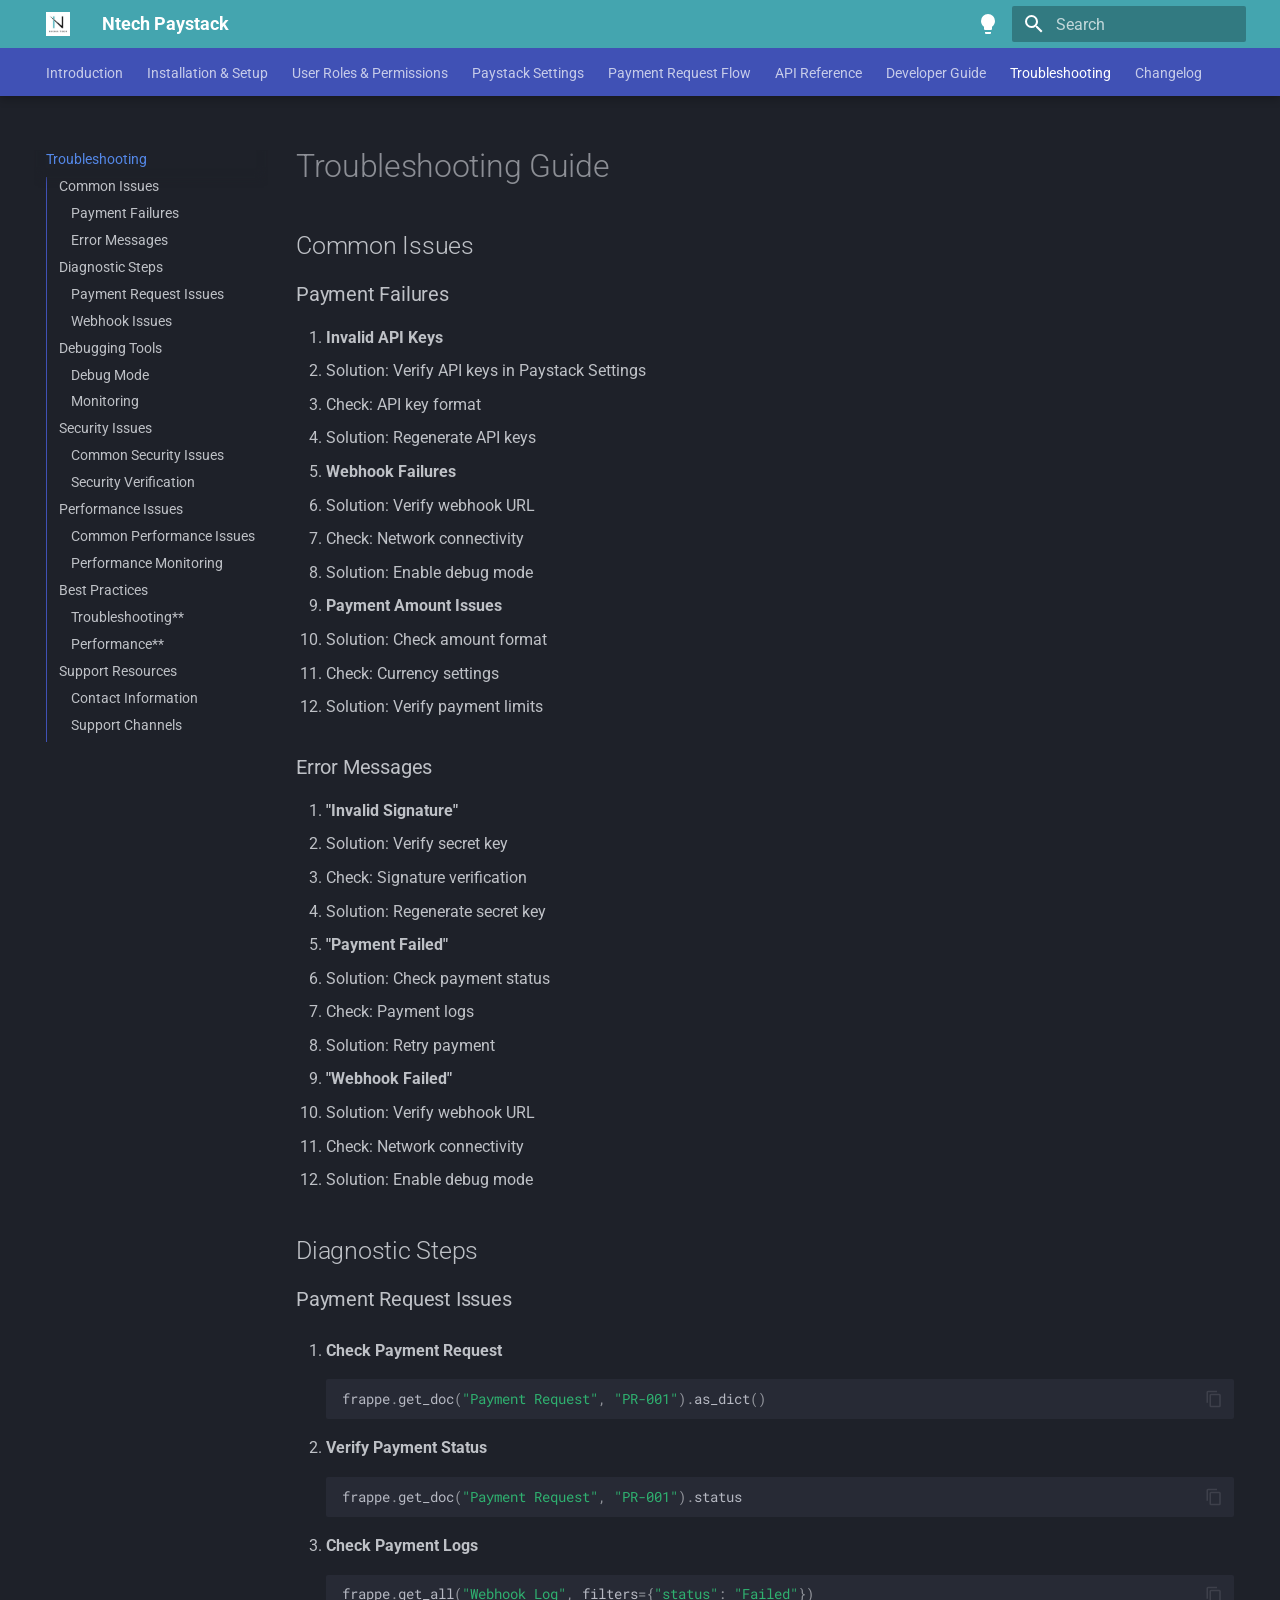
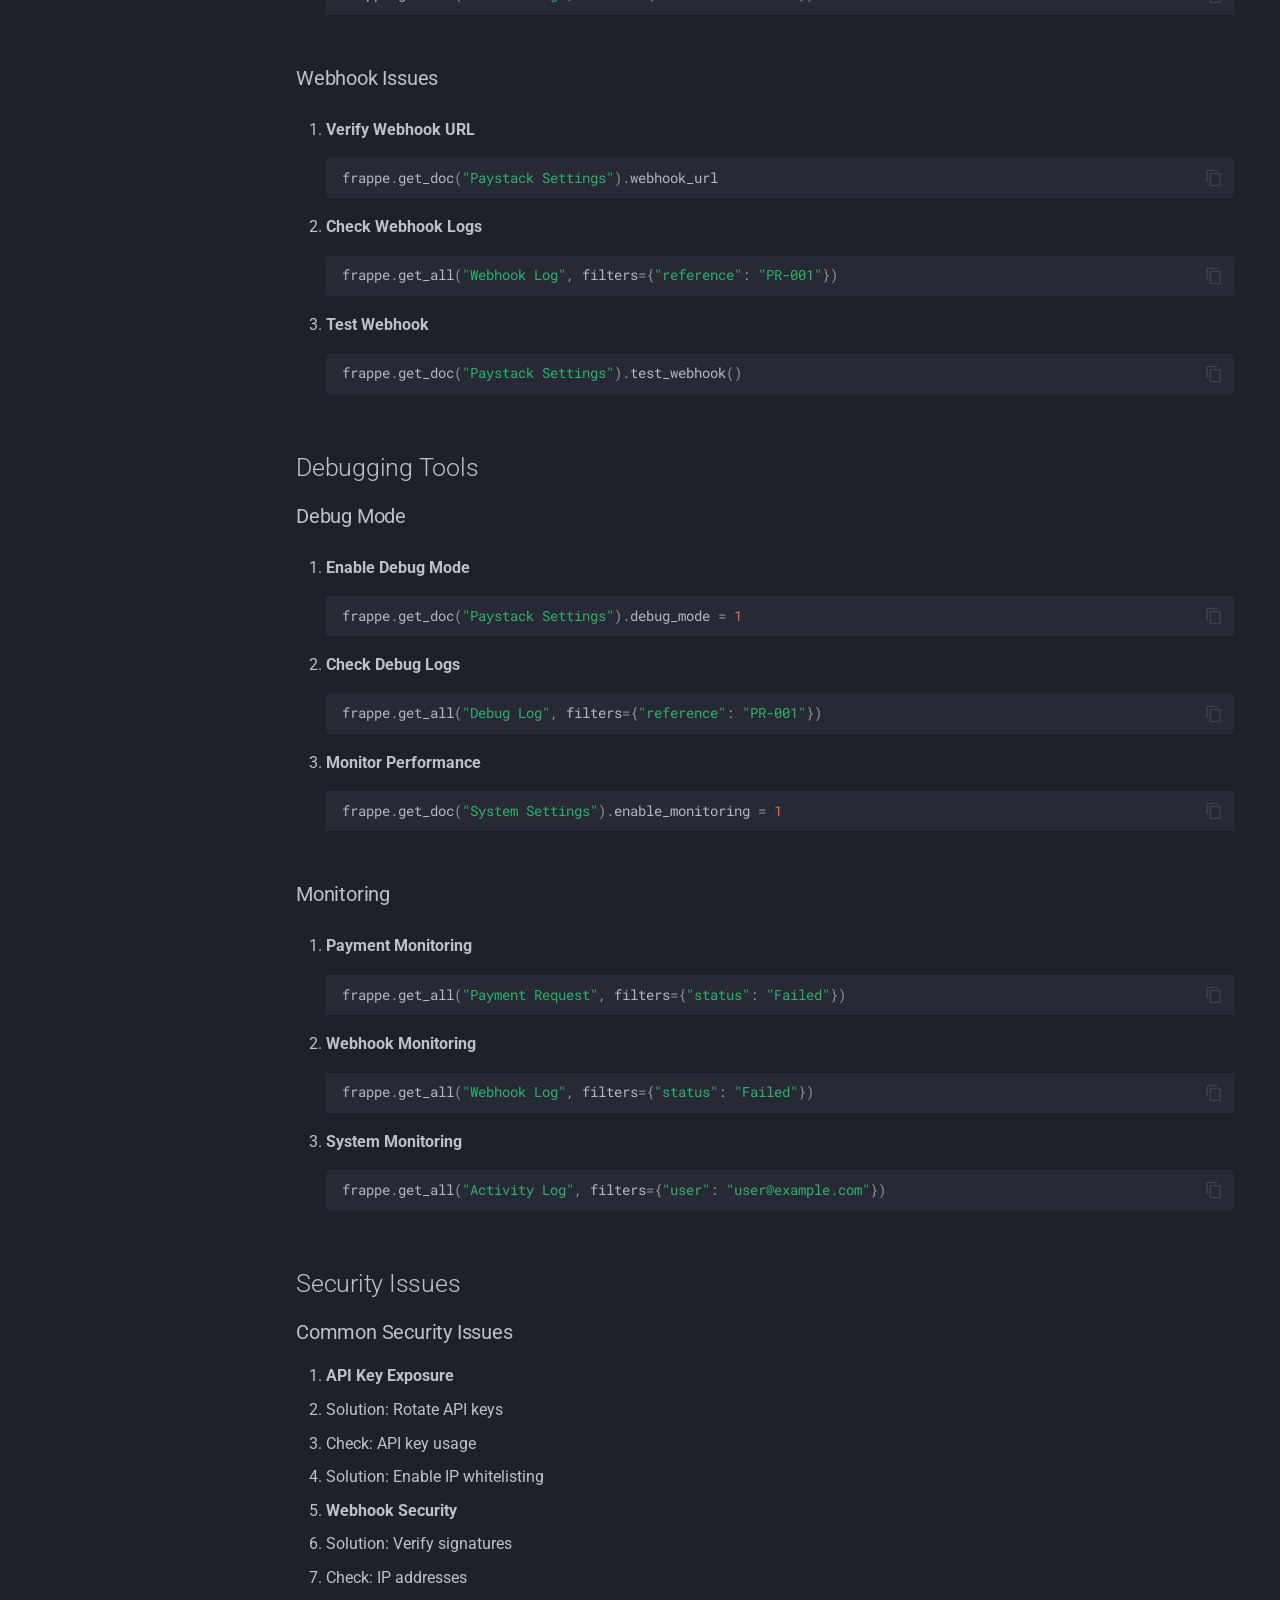
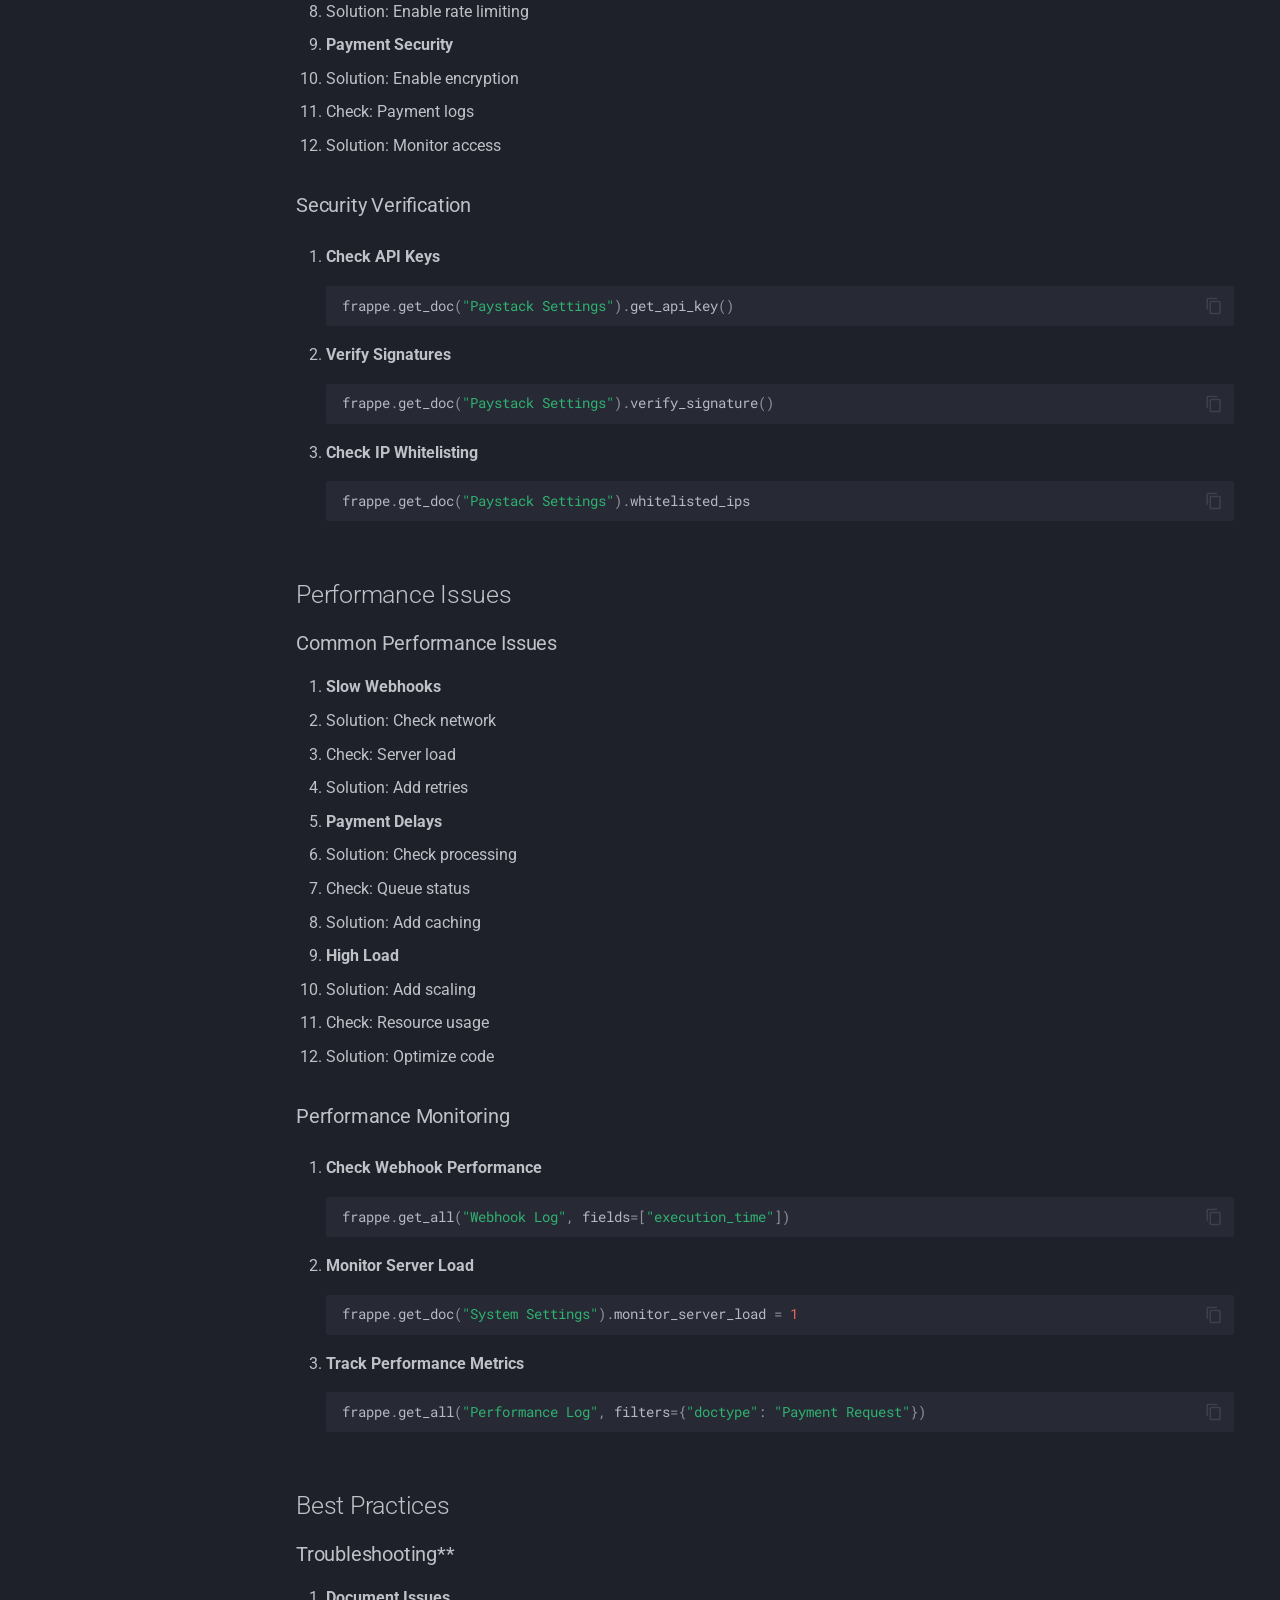
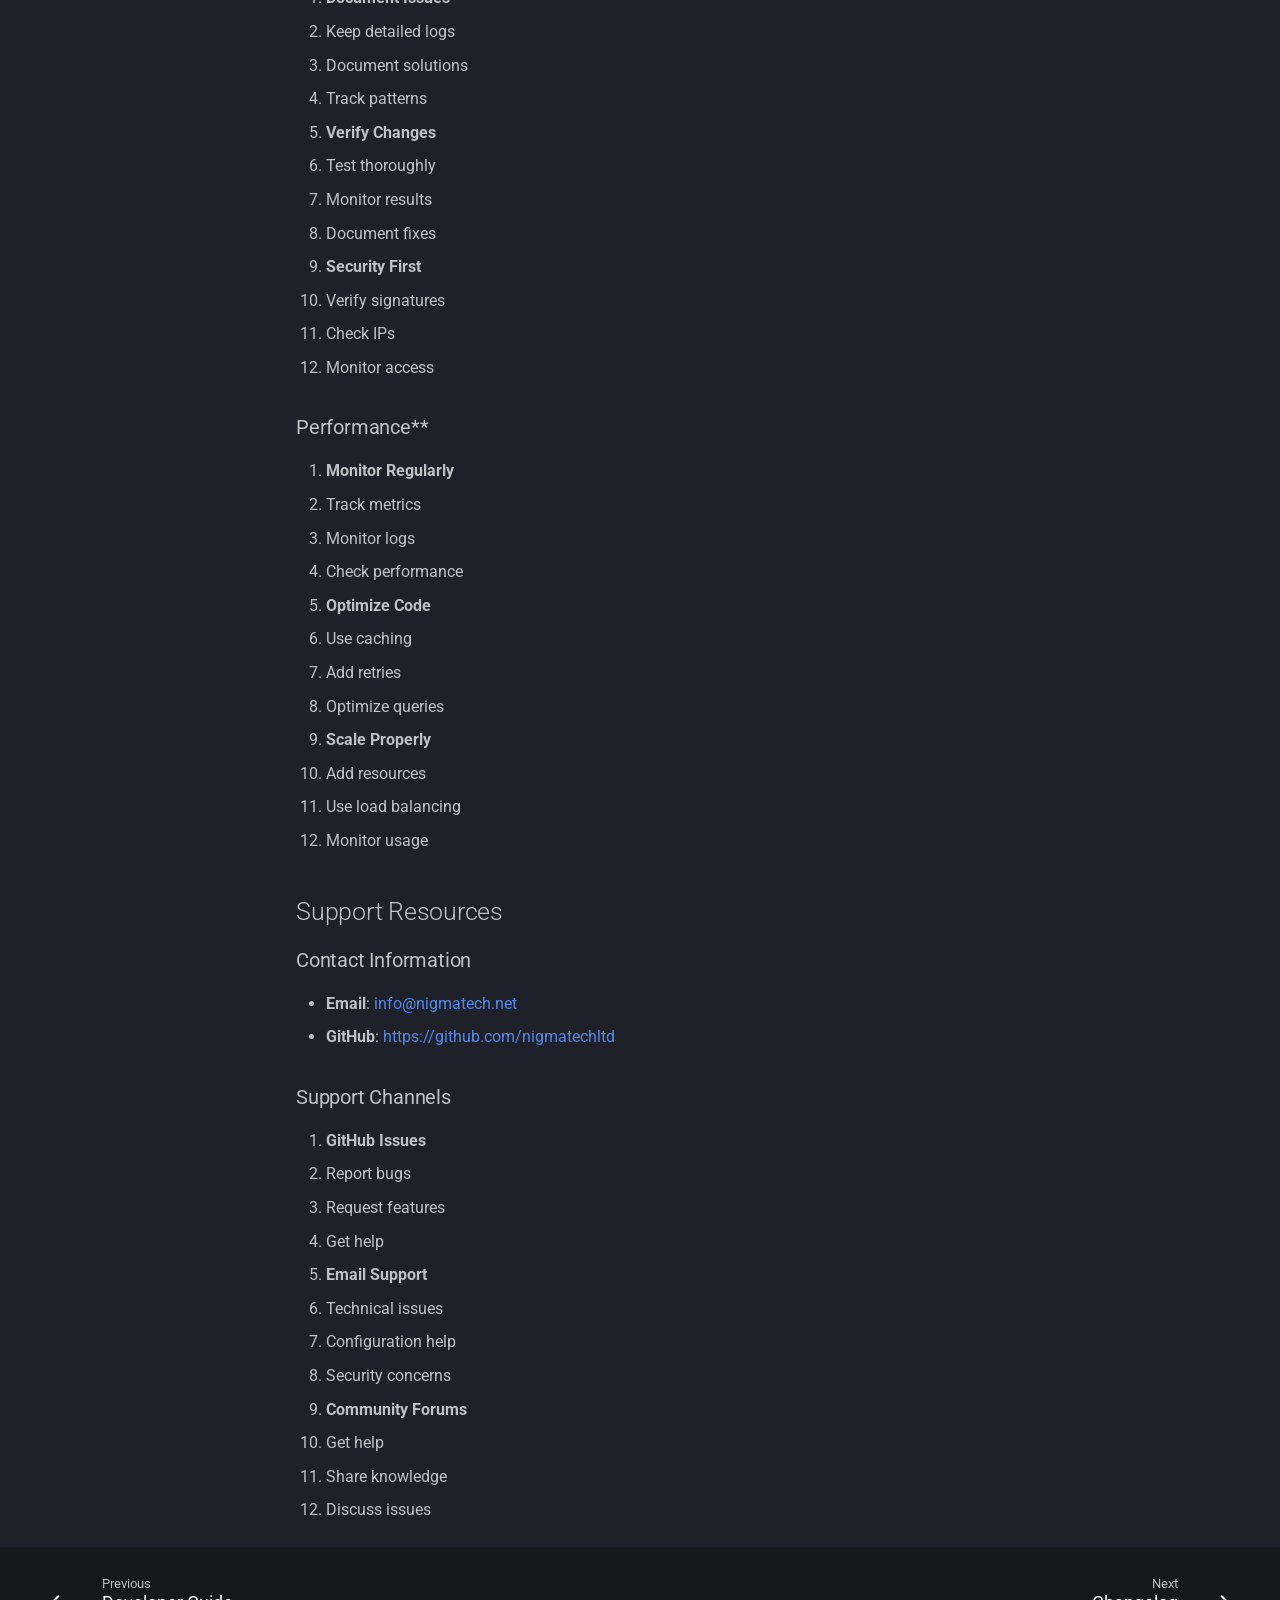
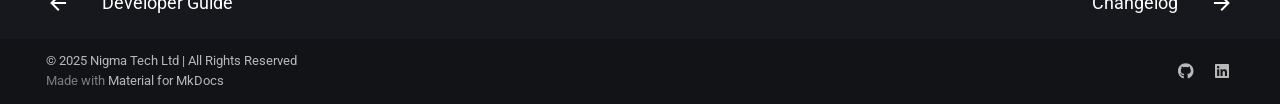
<file: troubleshooting/index.html>
<!doctype html>
<html lang="en" class="no-js">
  <head>
    
      <meta charset="utf-8">
      <meta name="viewport" content="width=device-width,initial-scale=1">
      
        <meta name="description" content="Paystack Integration for ERPNext">
      
      
      
        <link rel="canonical" href="https://nigmatechltd.github.io/ntech_paystack/troubleshooting/">
      
      
        <link rel="prev" href="../developer_guide/">
      
      
        <link rel="next" href="../changelog/">
      
      
      <link rel="icon" href="../assets/images/favicon.png">
      <meta name="generator" content="mkdocs-1.6.1, mkdocs-material-9.6.15">
    
    
      
        <title>Troubleshooting - Ntech Paystack</title>
      
    
    
      <link rel="stylesheet" href="../assets/stylesheets/main.342714a4.min.css">
      
        
        <link rel="stylesheet" href="../assets/stylesheets/palette.06af60db.min.css">
      
      


    
    
      
    
    
      
        
        
        <link rel="preconnect" href="https://fonts.gstatic.com" crossorigin>
        <link rel="stylesheet" href="https://fonts.googleapis.com/css?family=Roboto:300,300i,400,400i,700,700i%7CRoboto+Mono:400,400i,700,700i&display=fallback">
        <style>:root{--md-text-font:"Roboto";--md-code-font:"Roboto Mono"}</style>
      
    
    
      <link rel="stylesheet" href="../overrides/styles/extra.css">
    
    <script>__md_scope=new URL("..",location),__md_hash=e=>[...e].reduce(((e,_)=>(e<<5)-e+_.charCodeAt(0)),0),__md_get=(e,_=localStorage,t=__md_scope)=>JSON.parse(_.getItem(t.pathname+"."+e)),__md_set=(e,_,t=localStorage,a=__md_scope)=>{try{t.setItem(a.pathname+"."+e,JSON.stringify(_))}catch(e){}}</script>
    
      
  


  
  

<script id="__analytics">function __md_analytics(){function e(){dataLayer.push(arguments)}window.dataLayer=window.dataLayer||[],e("js",new Date),e("config","UA-XXXXXXXXX-X"),document.addEventListener("DOMContentLoaded",(function(){document.forms.search&&document.forms.search.query.addEventListener("blur",(function(){this.value&&e("event","search",{search_term:this.value})}));document$.subscribe((function(){var t=document.forms.feedback;if(void 0!==t)for(var a of t.querySelectorAll("[type=submit]"))a.addEventListener("click",(function(a){a.preventDefault();var n=document.location.pathname,d=this.getAttribute("data-md-value");e("event","feedback",{page:n,data:d}),t.firstElementChild.disabled=!0;var r=t.querySelector(".md-feedback__note [data-md-value='"+d+"']");r&&(r.hidden=!1)})),t.hidden=!1})),location$.subscribe((function(t){e("config","UA-XXXXXXXXX-X",{page_path:t.pathname})}))}));var t=document.createElement("script");t.async=!0,t.src="https://www.googletagmanager.com/gtag/js?id=UA-XXXXXXXXX-X",document.getElementById("__analytics").insertAdjacentElement("afterEnd",t)}</script>
  
    <script>"undefined"!=typeof __md_analytics&&__md_analytics()</script>
  

    
    
    
  </head>
  
  
    
    
      
    
    
    
    
    <body dir="ltr" data-md-color-scheme="slate" data-md-color-primary="indigo" data-md-color-accent="indigo">
  
    
    <input class="md-toggle" data-md-toggle="drawer" type="checkbox" id="__drawer" autocomplete="off">
    <input class="md-toggle" data-md-toggle="search" type="checkbox" id="__search" autocomplete="off">
    <label class="md-overlay" for="__drawer"></label>
    <div data-md-component="skip">
      
        
        <a href="#troubleshooting-guide" class="md-skip">
          Skip to content
        </a>
      
    </div>
    <div data-md-component="announce">
      
    </div>
    
    
      

  

<header class="md-header md-header--shadow md-header--lifted" data-md-component="header">
  <nav class="md-header__inner md-grid" aria-label="Header">
    <a href=".." title="Ntech Paystack" class="md-header__button md-logo" aria-label="Ntech Paystack" data-md-component="logo">
      
  <img src="../assets/nigmatechnologies_logo.png" alt="logo">

    </a>
    <label class="md-header__button md-icon" for="__drawer">
      
      <svg xmlns="http://www.w3.org/2000/svg" viewBox="0 0 24 24"><path d="M3 6h18v2H3zm0 5h18v2H3zm0 5h18v2H3z"/></svg>
    </label>
    <div class="md-header__title" data-md-component="header-title">
      <div class="md-header__ellipsis">
        <div class="md-header__topic">
          <span class="md-ellipsis">
            Ntech Paystack
          </span>
        </div>
        <div class="md-header__topic" data-md-component="header-topic">
          <span class="md-ellipsis">
            
              Troubleshooting
            
          </span>
        </div>
      </div>
    </div>
    
      
        <form class="md-header__option" data-md-component="palette">
  
    
    
    
    <input class="md-option" data-md-color-media="" data-md-color-scheme="slate" data-md-color-primary="indigo" data-md-color-accent="indigo"  aria-label="Switch to light mode"  type="radio" name="__palette" id="__palette_0">
    
      <label class="md-header__button md-icon" title="Switch to light mode" for="__palette_1" hidden>
        <svg xmlns="http://www.w3.org/2000/svg" viewBox="0 0 24 24"><path d="M12 2a7 7 0 0 0-7 7c0 2.38 1.19 4.47 3 5.74V17a1 1 0 0 0 1 1h6a1 1 0 0 0 1-1v-2.26c1.81-1.27 3-3.36 3-5.74a7 7 0 0 0-7-7M9 21a1 1 0 0 0 1 1h4a1 1 0 0 0 1-1v-1H9z"/></svg>
      </label>
    
  
    
    
    
    <input class="md-option" data-md-color-media="" data-md-color-scheme="default" data-md-color-primary="indigo" data-md-color-accent="indigo"  aria-label="Switch to dark mode"  type="radio" name="__palette" id="__palette_1">
    
      <label class="md-header__button md-icon" title="Switch to dark mode" for="__palette_0" hidden>
        <svg xmlns="http://www.w3.org/2000/svg" viewBox="0 0 24 24"><path d="M12 2a7 7 0 0 1 7 7c0 2.38-1.19 4.47-3 5.74V17a1 1 0 0 1-1 1H9a1 1 0 0 1-1-1v-2.26C6.19 13.47 5 11.38 5 9a7 7 0 0 1 7-7M9 21v-1h6v1a1 1 0 0 1-1 1h-4a1 1 0 0 1-1-1m3-17a5 5 0 0 0-5 5c0 2.05 1.23 3.81 3 4.58V16h4v-2.42c1.77-.77 3-2.53 3-4.58a5 5 0 0 0-5-5"/></svg>
      </label>
    
  
</form>
      
    
    
      <script>var palette=__md_get("__palette");if(palette&&palette.color){if("(prefers-color-scheme)"===palette.color.media){var media=matchMedia("(prefers-color-scheme: light)"),input=document.querySelector(media.matches?"[data-md-color-media='(prefers-color-scheme: light)']":"[data-md-color-media='(prefers-color-scheme: dark)']");palette.color.media=input.getAttribute("data-md-color-media"),palette.color.scheme=input.getAttribute("data-md-color-scheme"),palette.color.primary=input.getAttribute("data-md-color-primary"),palette.color.accent=input.getAttribute("data-md-color-accent")}for(var[key,value]of Object.entries(palette.color))document.body.setAttribute("data-md-color-"+key,value)}</script>
    
    
    
      
      
        <label class="md-header__button md-icon" for="__search">
          
          <svg xmlns="http://www.w3.org/2000/svg" viewBox="0 0 24 24"><path d="M9.5 3A6.5 6.5 0 0 1 16 9.5c0 1.61-.59 3.09-1.56 4.23l.27.27h.79l5 5-1.5 1.5-5-5v-.79l-.27-.27A6.52 6.52 0 0 1 9.5 16 6.5 6.5 0 0 1 3 9.5 6.5 6.5 0 0 1 9.5 3m0 2C7 5 5 7 5 9.5S7 14 9.5 14 14 12 14 9.5 12 5 9.5 5"/></svg>
        </label>
        <div class="md-search" data-md-component="search" role="dialog">
  <label class="md-search__overlay" for="__search"></label>
  <div class="md-search__inner" role="search">
    <form class="md-search__form" name="search">
      <input type="text" class="md-search__input" name="query" aria-label="Search" placeholder="Search" autocapitalize="off" autocorrect="off" autocomplete="off" spellcheck="false" data-md-component="search-query" required>
      <label class="md-search__icon md-icon" for="__search">
        
        <svg xmlns="http://www.w3.org/2000/svg" viewBox="0 0 24 24"><path d="M9.5 3A6.5 6.5 0 0 1 16 9.5c0 1.61-.59 3.09-1.56 4.23l.27.27h.79l5 5-1.5 1.5-5-5v-.79l-.27-.27A6.52 6.52 0 0 1 9.5 16 6.5 6.5 0 0 1 3 9.5 6.5 6.5 0 0 1 9.5 3m0 2C7 5 5 7 5 9.5S7 14 9.5 14 14 12 14 9.5 12 5 9.5 5"/></svg>
        
        <svg xmlns="http://www.w3.org/2000/svg" viewBox="0 0 24 24"><path d="M20 11v2H8l5.5 5.5-1.42 1.42L4.16 12l7.92-7.92L13.5 5.5 8 11z"/></svg>
      </label>
      <nav class="md-search__options" aria-label="Search">
        
          <a href="javascript:void(0)" class="md-search__icon md-icon" title="Share" aria-label="Share" data-clipboard data-clipboard-text="" data-md-component="search-share" tabindex="-1">
            
            <svg xmlns="http://www.w3.org/2000/svg" viewBox="0 0 24 24"><path d="M18 16.08c-.76 0-1.44.3-1.96.77L8.91 12.7c.05-.23.09-.46.09-.7s-.04-.47-.09-.7l7.05-4.11c.54.5 1.25.81 2.04.81a3 3 0 0 0 3-3 3 3 0 0 0-3-3 3 3 0 0 0-3 3c0 .24.04.47.09.7L8.04 9.81C7.5 9.31 6.79 9 6 9a3 3 0 0 0-3 3 3 3 0 0 0 3 3c.79 0 1.5-.31 2.04-.81l7.12 4.15c-.05.21-.08.43-.08.66 0 1.61 1.31 2.91 2.92 2.91s2.92-1.3 2.92-2.91A2.92 2.92 0 0 0 18 16.08"/></svg>
          </a>
        
        <button type="reset" class="md-search__icon md-icon" title="Clear" aria-label="Clear" tabindex="-1">
          
          <svg xmlns="http://www.w3.org/2000/svg" viewBox="0 0 24 24"><path d="M19 6.41 17.59 5 12 10.59 6.41 5 5 6.41 10.59 12 5 17.59 6.41 19 12 13.41 17.59 19 19 17.59 13.41 12z"/></svg>
        </button>
      </nav>
      
        <div class="md-search__suggest" data-md-component="search-suggest"></div>
      
    </form>
    <div class="md-search__output">
      <div class="md-search__scrollwrap" tabindex="0" data-md-scrollfix>
        <div class="md-search-result" data-md-component="search-result">
          <div class="md-search-result__meta">
            Initializing search
          </div>
          <ol class="md-search-result__list" role="presentation"></ol>
        </div>
      </div>
    </div>
  </div>
</div>
      
    
    
  </nav>
  
    
      
<nav class="md-tabs" aria-label="Tabs" data-md-component="tabs">
  <div class="md-grid">
    <ul class="md-tabs__list">
      
        
  
  
  
  
    <li class="md-tabs__item">
      <a href=".." class="md-tabs__link">
        
  
  
    
  
  Introduction

      </a>
    </li>
  

      
        
  
  
  
  
    <li class="md-tabs__item">
      <a href="../installation/" class="md-tabs__link">
        
  
  
    
  
  Installation & Setup

      </a>
    </li>
  

      
        
  
  
  
  
    <li class="md-tabs__item">
      <a href="../roles/" class="md-tabs__link">
        
  
  
    
  
  User Roles & Permissions

      </a>
    </li>
  

      
        
  
  
  
  
    <li class="md-tabs__item">
      <a href="../settings/" class="md-tabs__link">
        
  
  
    
  
  Paystack Settings

      </a>
    </li>
  

      
        
  
  
  
  
    <li class="md-tabs__item">
      <a href="../payment_flow/" class="md-tabs__link">
        
  
  
    
  
  Payment Request Flow

      </a>
    </li>
  

      
        
  
  
  
  
    <li class="md-tabs__item">
      <a href="../api/" class="md-tabs__link">
        
  
  
    
  
  API Reference

      </a>
    </li>
  

      
        
  
  
  
  
    <li class="md-tabs__item">
      <a href="../developer_guide/" class="md-tabs__link">
        
  
  
    
  
  Developer Guide

      </a>
    </li>
  

      
        
  
  
  
    
  
  
    <li class="md-tabs__item md-tabs__item--active">
      <a href="./" class="md-tabs__link">
        
  
  
    
  
  Troubleshooting

      </a>
    </li>
  

      
        
  
  
  
  
    <li class="md-tabs__item">
      <a href="../changelog/" class="md-tabs__link">
        
  
  
    
  
  Changelog

      </a>
    </li>
  

      
    </ul>
  </div>
</nav>
    
  
</header>
    
    <div class="md-container" data-md-component="container">
      
      
        
      
      <main class="md-main" data-md-component="main">
        <div class="md-main__inner md-grid">
          
            
              
              <div class="md-sidebar md-sidebar--primary" data-md-component="sidebar" data-md-type="navigation" >
                <div class="md-sidebar__scrollwrap">
                  <div class="md-sidebar__inner">
                    


  


  

<nav class="md-nav md-nav--primary md-nav--lifted md-nav--integrated" aria-label="Navigation" data-md-level="0">
  <label class="md-nav__title" for="__drawer">
    <a href=".." title="Ntech Paystack" class="md-nav__button md-logo" aria-label="Ntech Paystack" data-md-component="logo">
      
  <img src="../assets/nigmatechnologies_logo.png" alt="logo">

    </a>
    Ntech Paystack
  </label>
  
  <ul class="md-nav__list" data-md-scrollfix>
    
      
      
  
  
  
  
    <li class="md-nav__item">
      <a href=".." class="md-nav__link">
        
  
  
  <span class="md-ellipsis">
    Introduction
    
  </span>
  

      </a>
    </li>
  

    
      
      
  
  
  
  
    <li class="md-nav__item">
      <a href="../installation/" class="md-nav__link">
        
  
  
  <span class="md-ellipsis">
    Installation & Setup
    
  </span>
  

      </a>
    </li>
  

    
      
      
  
  
  
  
    <li class="md-nav__item">
      <a href="../roles/" class="md-nav__link">
        
  
  
  <span class="md-ellipsis">
    User Roles & Permissions
    
  </span>
  

      </a>
    </li>
  

    
      
      
  
  
  
  
    <li class="md-nav__item">
      <a href="../settings/" class="md-nav__link">
        
  
  
  <span class="md-ellipsis">
    Paystack Settings
    
  </span>
  

      </a>
    </li>
  

    
      
      
  
  
  
  
    <li class="md-nav__item">
      <a href="../payment_flow/" class="md-nav__link">
        
  
  
  <span class="md-ellipsis">
    Payment Request Flow
    
  </span>
  

      </a>
    </li>
  

    
      
      
  
  
  
  
    <li class="md-nav__item">
      <a href="../api/" class="md-nav__link">
        
  
  
  <span class="md-ellipsis">
    API Reference
    
  </span>
  

      </a>
    </li>
  

    
      
      
  
  
  
  
    <li class="md-nav__item">
      <a href="../developer_guide/" class="md-nav__link">
        
  
  
  <span class="md-ellipsis">
    Developer Guide
    
  </span>
  

      </a>
    </li>
  

    
      
      
  
  
    
  
  
  
    <li class="md-nav__item md-nav__item--active">
      
      <input class="md-nav__toggle md-toggle" type="checkbox" id="__toc">
      
      
        
      
      
        <label class="md-nav__link md-nav__link--active" for="__toc">
          
  
  
  <span class="md-ellipsis">
    Troubleshooting
    
  </span>
  

          <span class="md-nav__icon md-icon"></span>
        </label>
      
      <a href="./" class="md-nav__link md-nav__link--active">
        
  
  
  <span class="md-ellipsis">
    Troubleshooting
    
  </span>
  

      </a>
      
        

<nav class="md-nav md-nav--secondary" aria-label="Table of contents">
  
  
  
    
  
  
    <label class="md-nav__title" for="__toc">
      <span class="md-nav__icon md-icon"></span>
      Table of contents
    </label>
    <ul class="md-nav__list" data-md-component="toc" data-md-scrollfix>
      
        <li class="md-nav__item">
  <a href="#common-issues" class="md-nav__link">
    <span class="md-ellipsis">
      Common Issues
    </span>
  </a>
  
    <nav class="md-nav" aria-label="Common Issues">
      <ul class="md-nav__list">
        
          <li class="md-nav__item">
  <a href="#payment-failures" class="md-nav__link">
    <span class="md-ellipsis">
      Payment Failures
    </span>
  </a>
  
</li>
        
          <li class="md-nav__item">
  <a href="#error-messages" class="md-nav__link">
    <span class="md-ellipsis">
      Error Messages
    </span>
  </a>
  
</li>
        
      </ul>
    </nav>
  
</li>
      
        <li class="md-nav__item">
  <a href="#diagnostic-steps" class="md-nav__link">
    <span class="md-ellipsis">
      Diagnostic Steps
    </span>
  </a>
  
    <nav class="md-nav" aria-label="Diagnostic Steps">
      <ul class="md-nav__list">
        
          <li class="md-nav__item">
  <a href="#payment-request-issues" class="md-nav__link">
    <span class="md-ellipsis">
      Payment Request Issues
    </span>
  </a>
  
</li>
        
          <li class="md-nav__item">
  <a href="#webhook-issues" class="md-nav__link">
    <span class="md-ellipsis">
      Webhook Issues
    </span>
  </a>
  
</li>
        
      </ul>
    </nav>
  
</li>
      
        <li class="md-nav__item">
  <a href="#debugging-tools" class="md-nav__link">
    <span class="md-ellipsis">
      Debugging Tools
    </span>
  </a>
  
    <nav class="md-nav" aria-label="Debugging Tools">
      <ul class="md-nav__list">
        
          <li class="md-nav__item">
  <a href="#debug-mode" class="md-nav__link">
    <span class="md-ellipsis">
      Debug Mode
    </span>
  </a>
  
</li>
        
          <li class="md-nav__item">
  <a href="#monitoring" class="md-nav__link">
    <span class="md-ellipsis">
      Monitoring
    </span>
  </a>
  
</li>
        
      </ul>
    </nav>
  
</li>
      
        <li class="md-nav__item">
  <a href="#security-issues" class="md-nav__link">
    <span class="md-ellipsis">
      Security Issues
    </span>
  </a>
  
    <nav class="md-nav" aria-label="Security Issues">
      <ul class="md-nav__list">
        
          <li class="md-nav__item">
  <a href="#common-security-issues" class="md-nav__link">
    <span class="md-ellipsis">
      Common Security Issues
    </span>
  </a>
  
</li>
        
          <li class="md-nav__item">
  <a href="#security-verification" class="md-nav__link">
    <span class="md-ellipsis">
      Security Verification
    </span>
  </a>
  
</li>
        
      </ul>
    </nav>
  
</li>
      
        <li class="md-nav__item">
  <a href="#performance-issues" class="md-nav__link">
    <span class="md-ellipsis">
      Performance Issues
    </span>
  </a>
  
    <nav class="md-nav" aria-label="Performance Issues">
      <ul class="md-nav__list">
        
          <li class="md-nav__item">
  <a href="#common-performance-issues" class="md-nav__link">
    <span class="md-ellipsis">
      Common Performance Issues
    </span>
  </a>
  
</li>
        
          <li class="md-nav__item">
  <a href="#performance-monitoring" class="md-nav__link">
    <span class="md-ellipsis">
      Performance Monitoring
    </span>
  </a>
  
</li>
        
      </ul>
    </nav>
  
</li>
      
        <li class="md-nav__item">
  <a href="#best-practices" class="md-nav__link">
    <span class="md-ellipsis">
      Best Practices
    </span>
  </a>
  
    <nav class="md-nav" aria-label="Best Practices">
      <ul class="md-nav__list">
        
          <li class="md-nav__item">
  <a href="#troubleshooting" class="md-nav__link">
    <span class="md-ellipsis">
      Troubleshooting**
    </span>
  </a>
  
</li>
        
          <li class="md-nav__item">
  <a href="#performance" class="md-nav__link">
    <span class="md-ellipsis">
      Performance**
    </span>
  </a>
  
</li>
        
      </ul>
    </nav>
  
</li>
      
        <li class="md-nav__item">
  <a href="#support-resources" class="md-nav__link">
    <span class="md-ellipsis">
      Support Resources
    </span>
  </a>
  
    <nav class="md-nav" aria-label="Support Resources">
      <ul class="md-nav__list">
        
          <li class="md-nav__item">
  <a href="#contact-information" class="md-nav__link">
    <span class="md-ellipsis">
      Contact Information
    </span>
  </a>
  
</li>
        
          <li class="md-nav__item">
  <a href="#support-channels" class="md-nav__link">
    <span class="md-ellipsis">
      Support Channels
    </span>
  </a>
  
</li>
        
      </ul>
    </nav>
  
</li>
      
    </ul>
  
</nav>
      
    </li>
  

    
      
      
  
  
  
  
    <li class="md-nav__item">
      <a href="../changelog/" class="md-nav__link">
        
  
  
  <span class="md-ellipsis">
    Changelog
    
  </span>
  

      </a>
    </li>
  

    
  </ul>
</nav>
                  </div>
                </div>
              </div>
            
            
          
          
            <div class="md-content" data-md-component="content">
              <article class="md-content__inner md-typeset">
                
                  


  
  


<h1 id="troubleshooting-guide">Troubleshooting Guide<a class="headerlink" href="#troubleshooting-guide" title="Permanent link">&para;</a></h1>
<h2 id="common-issues">Common Issues<a class="headerlink" href="#common-issues" title="Permanent link">&para;</a></h2>
<h3 id="payment-failures">Payment Failures<a class="headerlink" href="#payment-failures" title="Permanent link">&para;</a></h3>
<ol>
<li><strong>Invalid API Keys</strong></li>
<li>Solution: Verify API keys in Paystack Settings</li>
<li>Check: API key format</li>
<li>
<p>Solution: Regenerate API keys</p>
</li>
<li>
<p><strong>Webhook Failures</strong></p>
</li>
<li>Solution: Verify webhook URL</li>
<li>Check: Network connectivity</li>
<li>
<p>Solution: Enable debug mode</p>
</li>
<li>
<p><strong>Payment Amount Issues</strong></p>
</li>
<li>Solution: Check amount format</li>
<li>Check: Currency settings</li>
<li>Solution: Verify payment limits</li>
</ol>
<h3 id="error-messages">Error Messages<a class="headerlink" href="#error-messages" title="Permanent link">&para;</a></h3>
<ol>
<li><strong>"Invalid Signature"</strong></li>
<li>Solution: Verify secret key</li>
<li>Check: Signature verification</li>
<li>
<p>Solution: Regenerate secret key</p>
</li>
<li>
<p><strong>"Payment Failed"</strong></p>
</li>
<li>Solution: Check payment status</li>
<li>Check: Payment logs</li>
<li>
<p>Solution: Retry payment</p>
</li>
<li>
<p><strong>"Webhook Failed"</strong></p>
</li>
<li>Solution: Verify webhook URL</li>
<li>Check: Network connectivity</li>
<li>Solution: Enable debug mode</li>
</ol>
<h2 id="diagnostic-steps">Diagnostic Steps<a class="headerlink" href="#diagnostic-steps" title="Permanent link">&para;</a></h2>
<h3 id="payment-request-issues">Payment Request Issues<a class="headerlink" href="#payment-request-issues" title="Permanent link">&para;</a></h3>
<ol>
<li>
<p><strong>Check Payment Request</strong>
   <div class="highlight"><pre><span></span><code><span class="n">frappe</span><span class="o">.</span><span class="n">get_doc</span><span class="p">(</span><span class="s2">&quot;Payment Request&quot;</span><span class="p">,</span> <span class="s2">&quot;PR-001&quot;</span><span class="p">)</span><span class="o">.</span><span class="n">as_dict</span><span class="p">()</span>
</code></pre></div></p>
</li>
<li>
<p><strong>Verify Payment Status</strong>
   <div class="highlight"><pre><span></span><code><span class="n">frappe</span><span class="o">.</span><span class="n">get_doc</span><span class="p">(</span><span class="s2">&quot;Payment Request&quot;</span><span class="p">,</span> <span class="s2">&quot;PR-001&quot;</span><span class="p">)</span><span class="o">.</span><span class="n">status</span>
</code></pre></div></p>
</li>
<li>
<p><strong>Check Payment Logs</strong>
   <div class="highlight"><pre><span></span><code><span class="n">frappe</span><span class="o">.</span><span class="n">get_all</span><span class="p">(</span><span class="s2">&quot;Webhook Log&quot;</span><span class="p">,</span> <span class="n">filters</span><span class="o">=</span><span class="p">{</span><span class="s2">&quot;status&quot;</span><span class="p">:</span> <span class="s2">&quot;Failed&quot;</span><span class="p">})</span>
</code></pre></div></p>
</li>
</ol>
<h3 id="webhook-issues">Webhook Issues<a class="headerlink" href="#webhook-issues" title="Permanent link">&para;</a></h3>
<ol>
<li>
<p><strong>Verify Webhook URL</strong>
   <div class="highlight"><pre><span></span><code><span class="n">frappe</span><span class="o">.</span><span class="n">get_doc</span><span class="p">(</span><span class="s2">&quot;Paystack Settings&quot;</span><span class="p">)</span><span class="o">.</span><span class="n">webhook_url</span>
</code></pre></div></p>
</li>
<li>
<p><strong>Check Webhook Logs</strong>
   <div class="highlight"><pre><span></span><code><span class="n">frappe</span><span class="o">.</span><span class="n">get_all</span><span class="p">(</span><span class="s2">&quot;Webhook Log&quot;</span><span class="p">,</span> <span class="n">filters</span><span class="o">=</span><span class="p">{</span><span class="s2">&quot;reference&quot;</span><span class="p">:</span> <span class="s2">&quot;PR-001&quot;</span><span class="p">})</span>
</code></pre></div></p>
</li>
<li>
<p><strong>Test Webhook</strong>
   <div class="highlight"><pre><span></span><code><span class="n">frappe</span><span class="o">.</span><span class="n">get_doc</span><span class="p">(</span><span class="s2">&quot;Paystack Settings&quot;</span><span class="p">)</span><span class="o">.</span><span class="n">test_webhook</span><span class="p">()</span>
</code></pre></div></p>
</li>
</ol>
<h2 id="debugging-tools">Debugging Tools<a class="headerlink" href="#debugging-tools" title="Permanent link">&para;</a></h2>
<h3 id="debug-mode">Debug Mode<a class="headerlink" href="#debug-mode" title="Permanent link">&para;</a></h3>
<ol>
<li>
<p><strong>Enable Debug Mode</strong>
   <div class="highlight"><pre><span></span><code><span class="n">frappe</span><span class="o">.</span><span class="n">get_doc</span><span class="p">(</span><span class="s2">&quot;Paystack Settings&quot;</span><span class="p">)</span><span class="o">.</span><span class="n">debug_mode</span> <span class="o">=</span> <span class="mi">1</span>
</code></pre></div></p>
</li>
<li>
<p><strong>Check Debug Logs</strong>
   <div class="highlight"><pre><span></span><code><span class="n">frappe</span><span class="o">.</span><span class="n">get_all</span><span class="p">(</span><span class="s2">&quot;Debug Log&quot;</span><span class="p">,</span> <span class="n">filters</span><span class="o">=</span><span class="p">{</span><span class="s2">&quot;reference&quot;</span><span class="p">:</span> <span class="s2">&quot;PR-001&quot;</span><span class="p">})</span>
</code></pre></div></p>
</li>
<li>
<p><strong>Monitor Performance</strong>
   <div class="highlight"><pre><span></span><code><span class="n">frappe</span><span class="o">.</span><span class="n">get_doc</span><span class="p">(</span><span class="s2">&quot;System Settings&quot;</span><span class="p">)</span><span class="o">.</span><span class="n">enable_monitoring</span> <span class="o">=</span> <span class="mi">1</span>
</code></pre></div></p>
</li>
</ol>
<h3 id="monitoring">Monitoring<a class="headerlink" href="#monitoring" title="Permanent link">&para;</a></h3>
<ol>
<li>
<p><strong>Payment Monitoring</strong>
   <div class="highlight"><pre><span></span><code><span class="n">frappe</span><span class="o">.</span><span class="n">get_all</span><span class="p">(</span><span class="s2">&quot;Payment Request&quot;</span><span class="p">,</span> <span class="n">filters</span><span class="o">=</span><span class="p">{</span><span class="s2">&quot;status&quot;</span><span class="p">:</span> <span class="s2">&quot;Failed&quot;</span><span class="p">})</span>
</code></pre></div></p>
</li>
<li>
<p><strong>Webhook Monitoring</strong>
   <div class="highlight"><pre><span></span><code><span class="n">frappe</span><span class="o">.</span><span class="n">get_all</span><span class="p">(</span><span class="s2">&quot;Webhook Log&quot;</span><span class="p">,</span> <span class="n">filters</span><span class="o">=</span><span class="p">{</span><span class="s2">&quot;status&quot;</span><span class="p">:</span> <span class="s2">&quot;Failed&quot;</span><span class="p">})</span>
</code></pre></div></p>
</li>
<li>
<p><strong>System Monitoring</strong>
   <div class="highlight"><pre><span></span><code><span class="n">frappe</span><span class="o">.</span><span class="n">get_all</span><span class="p">(</span><span class="s2">&quot;Activity Log&quot;</span><span class="p">,</span> <span class="n">filters</span><span class="o">=</span><span class="p">{</span><span class="s2">&quot;user&quot;</span><span class="p">:</span> <span class="s2">&quot;user@example.com&quot;</span><span class="p">})</span>
</code></pre></div></p>
</li>
</ol>
<h2 id="security-issues">Security Issues<a class="headerlink" href="#security-issues" title="Permanent link">&para;</a></h2>
<h3 id="common-security-issues">Common Security Issues<a class="headerlink" href="#common-security-issues" title="Permanent link">&para;</a></h3>
<ol>
<li><strong>API Key Exposure</strong></li>
<li>Solution: Rotate API keys</li>
<li>Check: API key usage</li>
<li>
<p>Solution: Enable IP whitelisting</p>
</li>
<li>
<p><strong>Webhook Security</strong></p>
</li>
<li>Solution: Verify signatures</li>
<li>Check: IP addresses</li>
<li>
<p>Solution: Enable rate limiting</p>
</li>
<li>
<p><strong>Payment Security</strong></p>
</li>
<li>Solution: Enable encryption</li>
<li>Check: Payment logs</li>
<li>Solution: Monitor access</li>
</ol>
<h3 id="security-verification">Security Verification<a class="headerlink" href="#security-verification" title="Permanent link">&para;</a></h3>
<ol>
<li>
<p><strong>Check API Keys</strong>
   <div class="highlight"><pre><span></span><code><span class="n">frappe</span><span class="o">.</span><span class="n">get_doc</span><span class="p">(</span><span class="s2">&quot;Paystack Settings&quot;</span><span class="p">)</span><span class="o">.</span><span class="n">get_api_key</span><span class="p">()</span>
</code></pre></div></p>
</li>
<li>
<p><strong>Verify Signatures</strong>
   <div class="highlight"><pre><span></span><code><span class="n">frappe</span><span class="o">.</span><span class="n">get_doc</span><span class="p">(</span><span class="s2">&quot;Paystack Settings&quot;</span><span class="p">)</span><span class="o">.</span><span class="n">verify_signature</span><span class="p">()</span>
</code></pre></div></p>
</li>
<li>
<p><strong>Check IP Whitelisting</strong>
   <div class="highlight"><pre><span></span><code><span class="n">frappe</span><span class="o">.</span><span class="n">get_doc</span><span class="p">(</span><span class="s2">&quot;Paystack Settings&quot;</span><span class="p">)</span><span class="o">.</span><span class="n">whitelisted_ips</span>
</code></pre></div></p>
</li>
</ol>
<h2 id="performance-issues">Performance Issues<a class="headerlink" href="#performance-issues" title="Permanent link">&para;</a></h2>
<h3 id="common-performance-issues">Common Performance Issues<a class="headerlink" href="#common-performance-issues" title="Permanent link">&para;</a></h3>
<ol>
<li><strong>Slow Webhooks</strong></li>
<li>Solution: Check network</li>
<li>Check: Server load</li>
<li>
<p>Solution: Add retries</p>
</li>
<li>
<p><strong>Payment Delays</strong></p>
</li>
<li>Solution: Check processing</li>
<li>Check: Queue status</li>
<li>
<p>Solution: Add caching</p>
</li>
<li>
<p><strong>High Load</strong></p>
</li>
<li>Solution: Add scaling</li>
<li>Check: Resource usage</li>
<li>Solution: Optimize code</li>
</ol>
<h3 id="performance-monitoring">Performance Monitoring<a class="headerlink" href="#performance-monitoring" title="Permanent link">&para;</a></h3>
<ol>
<li>
<p><strong>Check Webhook Performance</strong>
   <div class="highlight"><pre><span></span><code><span class="n">frappe</span><span class="o">.</span><span class="n">get_all</span><span class="p">(</span><span class="s2">&quot;Webhook Log&quot;</span><span class="p">,</span> <span class="n">fields</span><span class="o">=</span><span class="p">[</span><span class="s2">&quot;execution_time&quot;</span><span class="p">])</span>
</code></pre></div></p>
</li>
<li>
<p><strong>Monitor Server Load</strong>
   <div class="highlight"><pre><span></span><code><span class="n">frappe</span><span class="o">.</span><span class="n">get_doc</span><span class="p">(</span><span class="s2">&quot;System Settings&quot;</span><span class="p">)</span><span class="o">.</span><span class="n">monitor_server_load</span> <span class="o">=</span> <span class="mi">1</span>
</code></pre></div></p>
</li>
<li>
<p><strong>Track Performance Metrics</strong>
   <div class="highlight"><pre><span></span><code><span class="n">frappe</span><span class="o">.</span><span class="n">get_all</span><span class="p">(</span><span class="s2">&quot;Performance Log&quot;</span><span class="p">,</span> <span class="n">filters</span><span class="o">=</span><span class="p">{</span><span class="s2">&quot;doctype&quot;</span><span class="p">:</span> <span class="s2">&quot;Payment Request&quot;</span><span class="p">})</span>
</code></pre></div></p>
</li>
</ol>
<h2 id="best-practices">Best Practices<a class="headerlink" href="#best-practices" title="Permanent link">&para;</a></h2>
<h3 id="troubleshooting">Troubleshooting**<a class="headerlink" href="#troubleshooting" title="Permanent link">&para;</a></h3>
<ol>
<li><strong>Document Issues</strong></li>
<li>Keep detailed logs</li>
<li>Document solutions</li>
<li>
<p>Track patterns</p>
</li>
<li>
<p><strong>Verify Changes</strong></p>
</li>
<li>Test thoroughly</li>
<li>Monitor results</li>
<li>
<p>Document fixes</p>
</li>
<li>
<p><strong>Security First</strong></p>
</li>
<li>Verify signatures</li>
<li>Check IPs</li>
<li>Monitor access</li>
</ol>
<h3 id="performance">Performance**<a class="headerlink" href="#performance" title="Permanent link">&para;</a></h3>
<ol>
<li><strong>Monitor Regularly</strong></li>
<li>Track metrics</li>
<li>Monitor logs</li>
<li>
<p>Check performance</p>
</li>
<li>
<p><strong>Optimize Code</strong></p>
</li>
<li>Use caching</li>
<li>Add retries</li>
<li>
<p>Optimize queries</p>
</li>
<li>
<p><strong>Scale Properly</strong></p>
</li>
<li>Add resources</li>
<li>Use load balancing</li>
<li>Monitor usage</li>
</ol>
<h2 id="support-resources">Support Resources<a class="headerlink" href="#support-resources" title="Permanent link">&para;</a></h2>
<h3 id="contact-information">Contact Information<a class="headerlink" href="#contact-information" title="Permanent link">&para;</a></h3>
<ul>
<li><strong>Email</strong>: <a href="&#109;&#97;&#105;&#108;&#116;&#111;&#58;&#105;&#110;&#102;&#111;&#64;&#110;&#105;&#103;&#109;&#97;&#116;&#101;&#99;&#104;&#46;&#110;&#101;&#116;">&#105;&#110;&#102;&#111;&#64;&#110;&#105;&#103;&#109;&#97;&#116;&#101;&#99;&#104;&#46;&#110;&#101;&#116;</a></li>
<li><strong>GitHub</strong>: <a href="https://github.com/nigmatechltd">https://github.com/nigmatechltd</a></li>
</ul>
<h3 id="support-channels">Support Channels<a class="headerlink" href="#support-channels" title="Permanent link">&para;</a></h3>
<ol>
<li><strong>GitHub Issues</strong></li>
<li>Report bugs</li>
<li>Request features</li>
<li>
<p>Get help</p>
</li>
<li>
<p><strong>Email Support</strong></p>
</li>
<li>Technical issues</li>
<li>Configuration help</li>
<li>
<p>Security concerns</p>
</li>
<li>
<p><strong>Community Forums</strong></p>
</li>
<li>Get help</li>
<li>Share knowledge</li>
<li>Discuss issues</li>
</ol>









  




                
              </article>
            </div>
          
          
  <script>var tabs=__md_get("__tabs");if(Array.isArray(tabs))e:for(var set of document.querySelectorAll(".tabbed-set")){var labels=set.querySelector(".tabbed-labels");for(var tab of tabs)for(var label of labels.getElementsByTagName("label"))if(label.innerText.trim()===tab){var input=document.getElementById(label.htmlFor);input.checked=!0;continue e}}</script>

<script>var target=document.getElementById(location.hash.slice(1));target&&target.name&&(target.checked=target.name.startsWith("__tabbed_"))</script>
        </div>
        
          <button type="button" class="md-top md-icon" data-md-component="top" hidden>
  
  <svg xmlns="http://www.w3.org/2000/svg" viewBox="0 0 24 24"><path d="M13 20h-2V8l-5.5 5.5-1.42-1.42L12 4.16l7.92 7.92-1.42 1.42L13 8z"/></svg>
  Back to top
</button>
        
      </main>
      
        <footer class="md-footer">
  
    
      
      <nav class="md-footer__inner md-grid" aria-label="Footer" >
        
          
          <a href="../developer_guide/" class="md-footer__link md-footer__link--prev" aria-label="Previous: Developer Guide">
            <div class="md-footer__button md-icon">
              
              <svg xmlns="http://www.w3.org/2000/svg" viewBox="0 0 24 24"><path d="M20 11v2H8l5.5 5.5-1.42 1.42L4.16 12l7.92-7.92L13.5 5.5 8 11z"/></svg>
            </div>
            <div class="md-footer__title">
              <span class="md-footer__direction">
                Previous
              </span>
              <div class="md-ellipsis">
                Developer Guide
              </div>
            </div>
          </a>
        
        
          
          <a href="../changelog/" class="md-footer__link md-footer__link--next" aria-label="Next: Changelog">
            <div class="md-footer__title">
              <span class="md-footer__direction">
                Next
              </span>
              <div class="md-ellipsis">
                Changelog
              </div>
            </div>
            <div class="md-footer__button md-icon">
              
              <svg xmlns="http://www.w3.org/2000/svg" viewBox="0 0 24 24"><path d="M4 11v2h12l-5.5 5.5 1.42 1.42L19.84 12l-7.92-7.92L10.5 5.5 16 11z"/></svg>
            </div>
          </a>
        
      </nav>
    
  
  <div class="md-footer-meta md-typeset">
    <div class="md-footer-meta__inner md-grid">
      <div class="md-copyright">
  
    <div class="md-copyright__highlight">
      © 2025 <a href="https://github.com/nigmatechltd" target="_blank" rel="noopener">Nigma Tech Ltd</a> | All Rights Reserved
    </div>
  
  
    Made with
    <a href="https://squidfunk.github.io/mkdocs-material/" target="_blank" rel="noopener">
      Material for MkDocs
    </a>
  
</div>
      
        <div class="md-social">
  
    
    
    
    
      
      
    
    <a href="https://github.com/nigmatechltd" target="_blank" rel="noopener" title="github.com" class="md-social__link">
      <svg xmlns="http://www.w3.org/2000/svg" viewBox="0 0 496 512"><!--! Font Awesome Free 6.7.2 by @fontawesome - https://fontawesome.com License - https://fontawesome.com/license/free (Icons: CC BY 4.0, Fonts: SIL OFL 1.1, Code: MIT License) Copyright 2024 Fonticons, Inc.--><path d="M165.9 397.4c0 2-2.3 3.6-5.2 3.6-3.3.3-5.6-1.3-5.6-3.6 0-2 2.3-3.6 5.2-3.6 3-.3 5.6 1.3 5.6 3.6m-31.1-4.5c-.7 2 1.3 4.3 4.3 4.9 2.6 1 5.6 0 6.2-2s-1.3-4.3-4.3-5.2c-2.6-.7-5.5.3-6.2 2.3m44.2-1.7c-2.9.7-4.9 2.6-4.6 4.9.3 2 2.9 3.3 5.9 2.6 2.9-.7 4.9-2.6 4.6-4.6-.3-1.9-3-3.2-5.9-2.9M244.8 8C106.1 8 0 113.3 0 252c0 110.9 69.8 205.8 169.5 239.2 12.8 2.3 17.3-5.6 17.3-12.1 0-6.2-.3-40.4-.3-61.4 0 0-70 15-84.7-29.8 0 0-11.4-29.1-27.8-36.6 0 0-22.9-15.7 1.6-15.4 0 0 24.9 2 38.6 25.8 21.9 38.6 58.6 27.5 72.9 20.9 2.3-16 8.8-27.1 16-33.7-55.9-6.2-112.3-14.3-112.3-110.5 0-27.5 7.6-41.3 23.6-58.9-2.6-6.5-11.1-33.3 2.6-67.9 20.9-6.5 69 27 69 27 20-5.6 41.5-8.5 62.8-8.5s42.8 2.9 62.8 8.5c0 0 48.1-33.6 69-27 13.7 34.7 5.2 61.4 2.6 67.9 16 17.7 25.8 31.5 25.8 58.9 0 96.5-58.9 104.2-114.8 110.5 9.2 7.9 17 22.9 17 46.4 0 33.7-.3 75.4-.3 83.6 0 6.5 4.6 14.4 17.3 12.1C428.2 457.8 496 362.9 496 252 496 113.3 383.5 8 244.8 8M97.2 352.9c-1.3 1-1 3.3.7 5.2 1.6 1.6 3.9 2.3 5.2 1 1.3-1 1-3.3-.7-5.2-1.6-1.6-3.9-2.3-5.2-1m-10.8-8.1c-.7 1.3.3 2.9 2.3 3.9 1.6 1 3.6.7 4.3-.7.7-1.3-.3-2.9-2.3-3.9-2-.6-3.6-.3-4.3.7m32.4 35.6c-1.6 1.3-1 4.3 1.3 6.2 2.3 2.3 5.2 2.6 6.5 1 1.3-1.3.7-4.3-1.3-6.2-2.2-2.3-5.2-2.6-6.5-1m-11.4-14.7c-1.6 1-1.6 3.6 0 5.9s4.3 3.3 5.6 2.3c1.6-1.3 1.6-3.9 0-6.2-1.4-2.3-4-3.3-5.6-2"/></svg>
    </a>
  
    
    
    
    
      
      
    
    <a href="https://www.linkedin.com/company/nigmatechltd" target="_blank" rel="noopener" title="www.linkedin.com" class="md-social__link">
      <svg xmlns="http://www.w3.org/2000/svg" viewBox="0 0 448 512"><!--! Font Awesome Free 6.7.2 by @fontawesome - https://fontawesome.com License - https://fontawesome.com/license/free (Icons: CC BY 4.0, Fonts: SIL OFL 1.1, Code: MIT License) Copyright 2024 Fonticons, Inc.--><path d="M416 32H31.9C14.3 32 0 46.5 0 64.3v383.4C0 465.5 14.3 480 31.9 480H416c17.6 0 32-14.5 32-32.3V64.3c0-17.8-14.4-32.3-32-32.3M135.4 416H69V202.2h66.5V416zm-33.2-243c-21.3 0-38.5-17.3-38.5-38.5S80.9 96 102.2 96c21.2 0 38.5 17.3 38.5 38.5 0 21.3-17.2 38.5-38.5 38.5m282.1 243h-66.4V312c0-24.8-.5-56.7-34.5-56.7-34.6 0-39.9 27-39.9 54.9V416h-66.4V202.2h63.7v29.2h.9c8.9-16.8 30.6-34.5 62.9-34.5 67.2 0 79.7 44.3 79.7 101.9z"/></svg>
    </a>
  
</div>
      
    </div>
  </div>
</footer>
      
    </div>
    <div class="md-dialog" data-md-component="dialog">
      <div class="md-dialog__inner md-typeset"></div>
    </div>
    
    
    
      
      <script id="__config" type="application/json">{"base": "..", "features": ["navigation.tabs", "navigation.tabs.sticky", "navigation.indexes", "navigation.top", "navigation.footer", "search.highlight", "search.suggest", "search.share", "content.code.annotation", "content.code.copy", "content.code.multiline", "content.tables", "content.tabs.link", "toc.integrate"], "search": "../assets/javascripts/workers/search.d50fe291.min.js", "tags": null, "translations": {"clipboard.copied": "Copied to clipboard", "clipboard.copy": "Copy to clipboard", "search.result.more.one": "1 more on this page", "search.result.more.other": "# more on this page", "search.result.none": "No matching documents", "search.result.one": "1 matching document", "search.result.other": "# matching documents", "search.result.placeholder": "Type to start searching", "search.result.term.missing": "Missing", "select.version": "Select version"}, "version": null}</script>
    
    
      <script src="../assets/javascripts/bundle.56ea9cef.min.js"></script>
      
    
  </body>
</html>
</file>
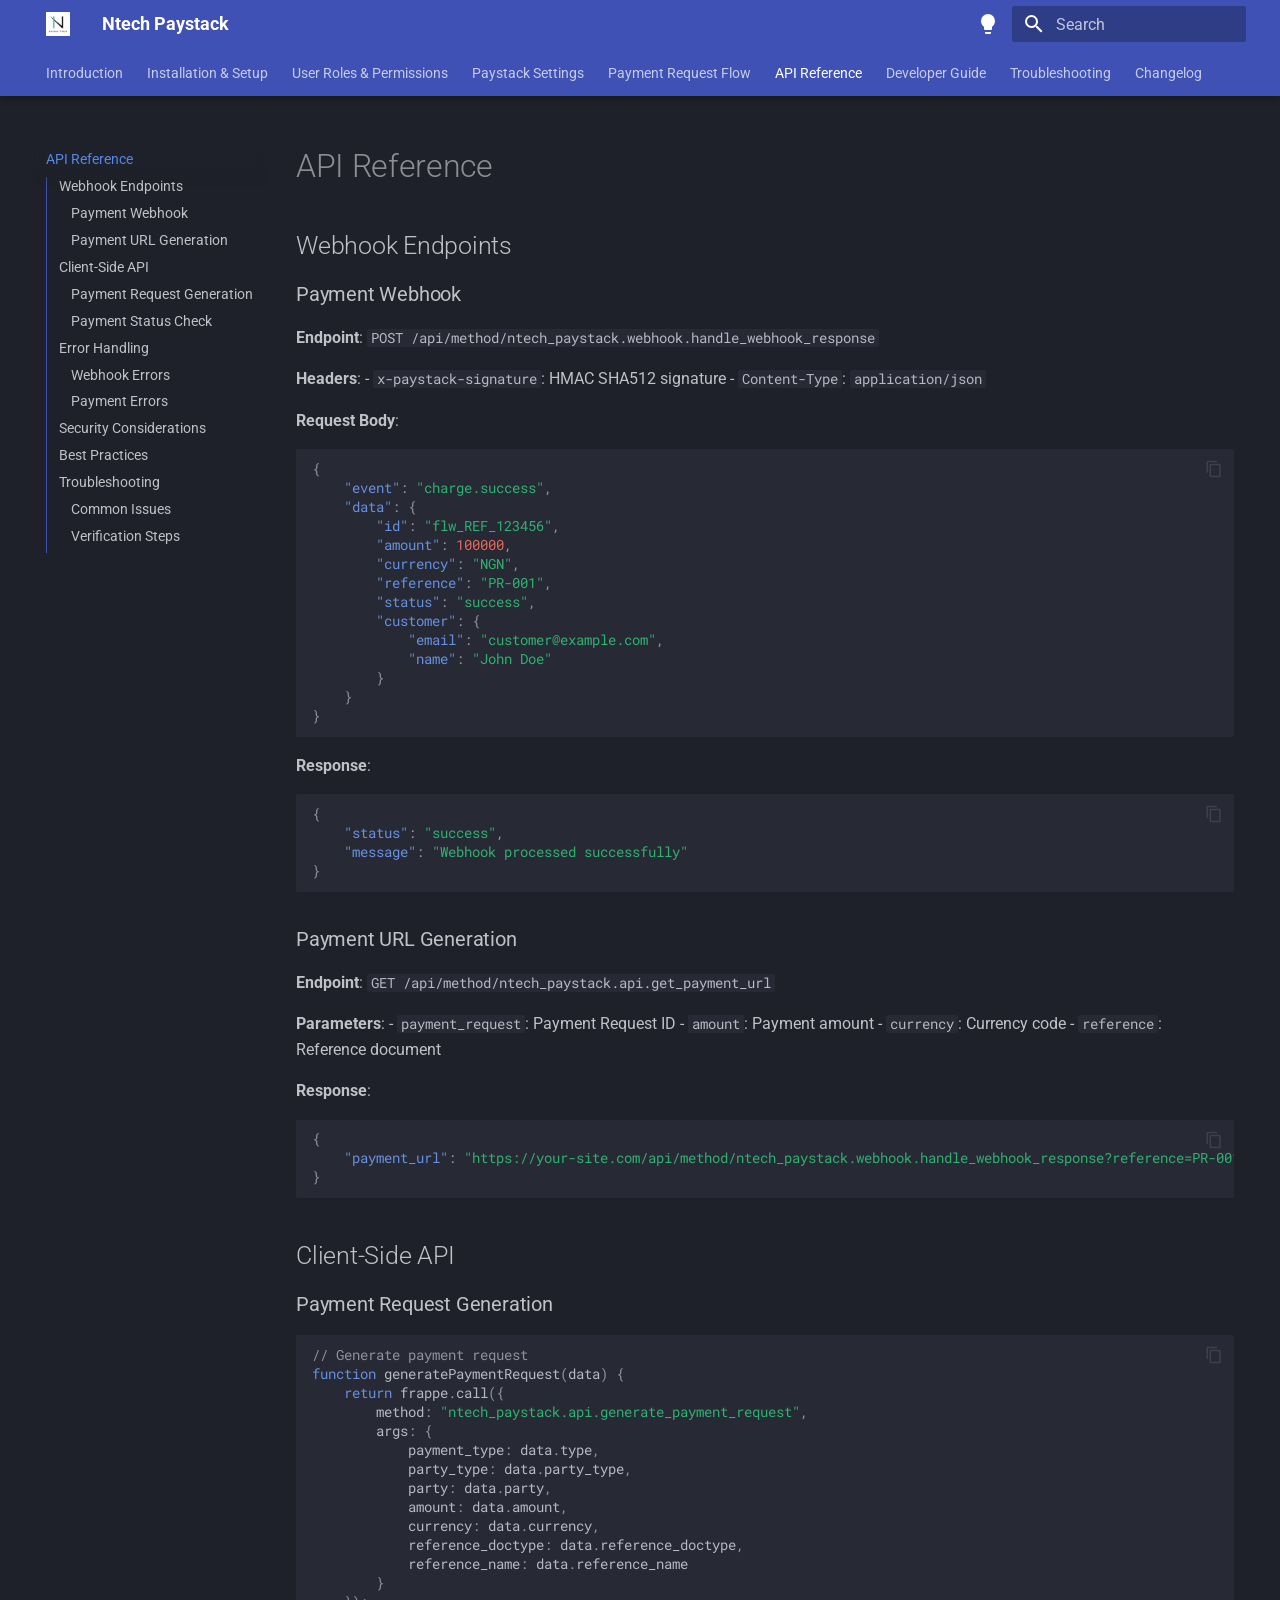
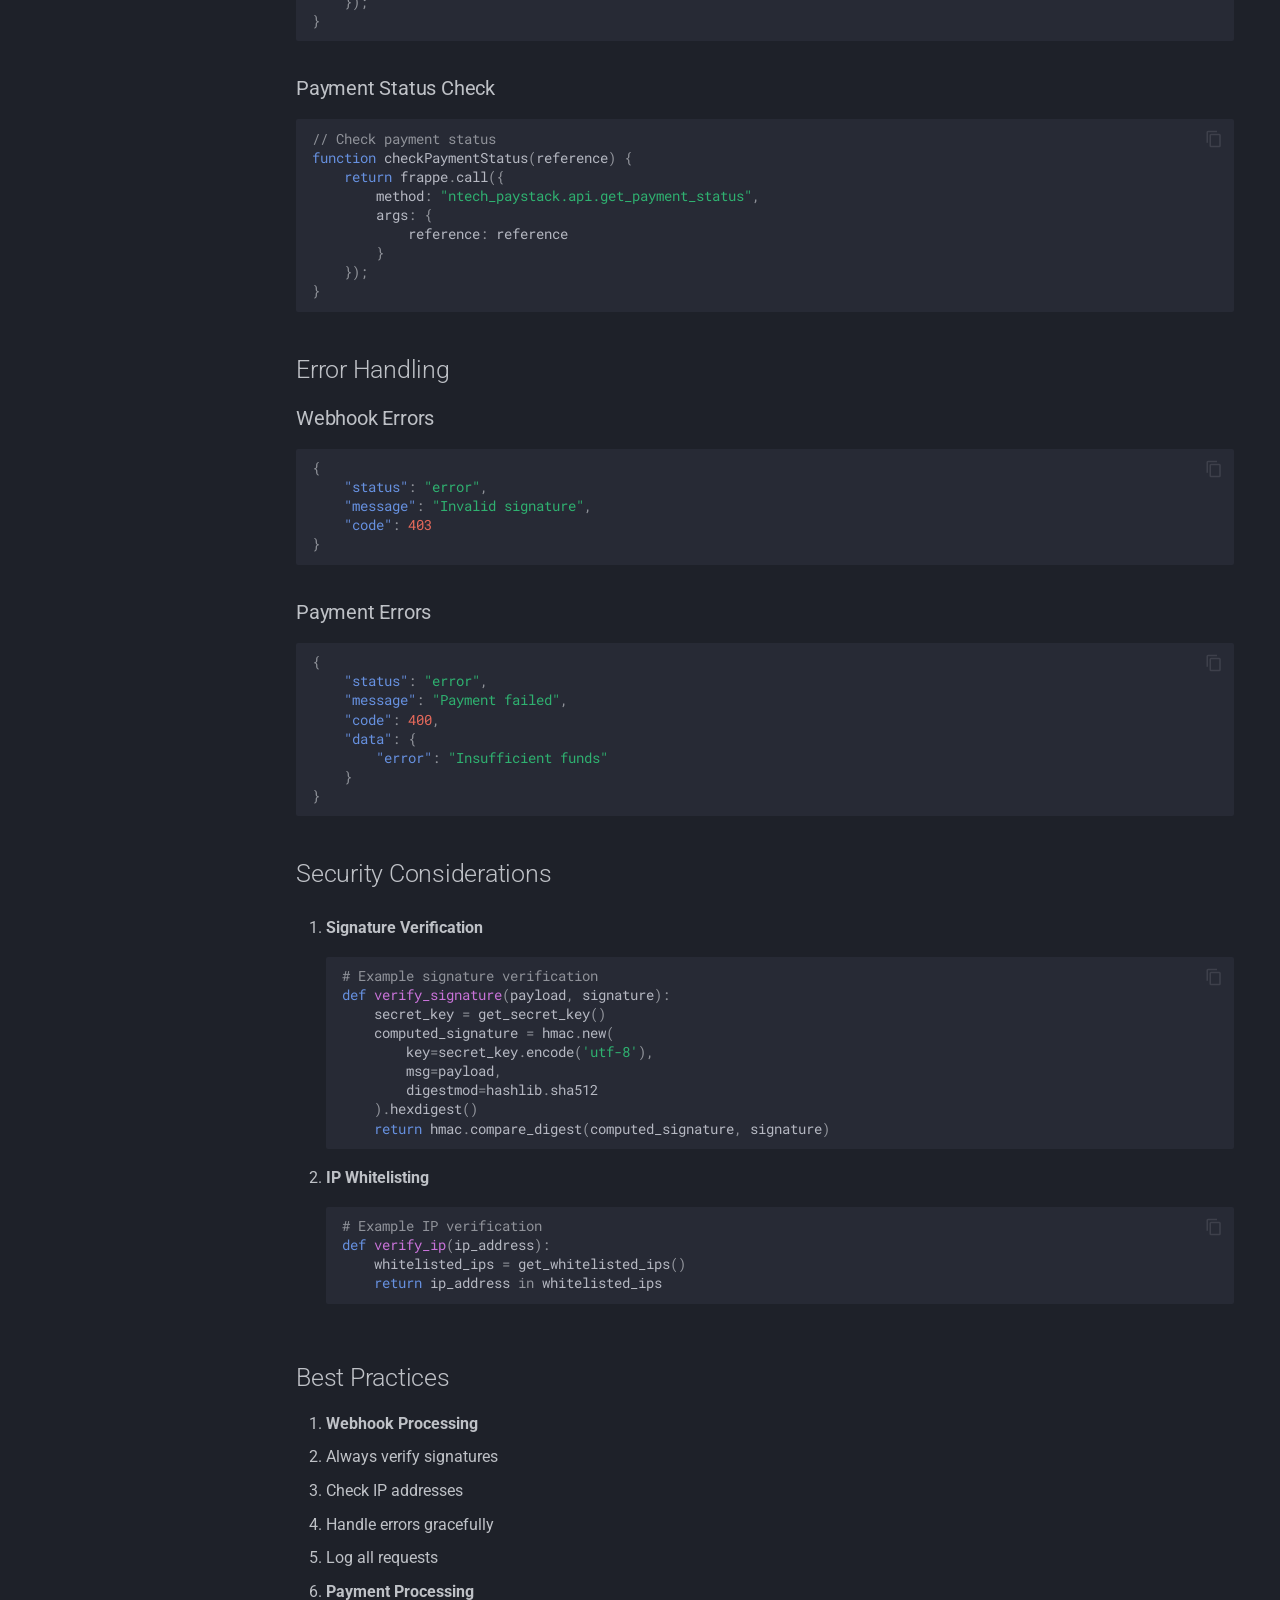
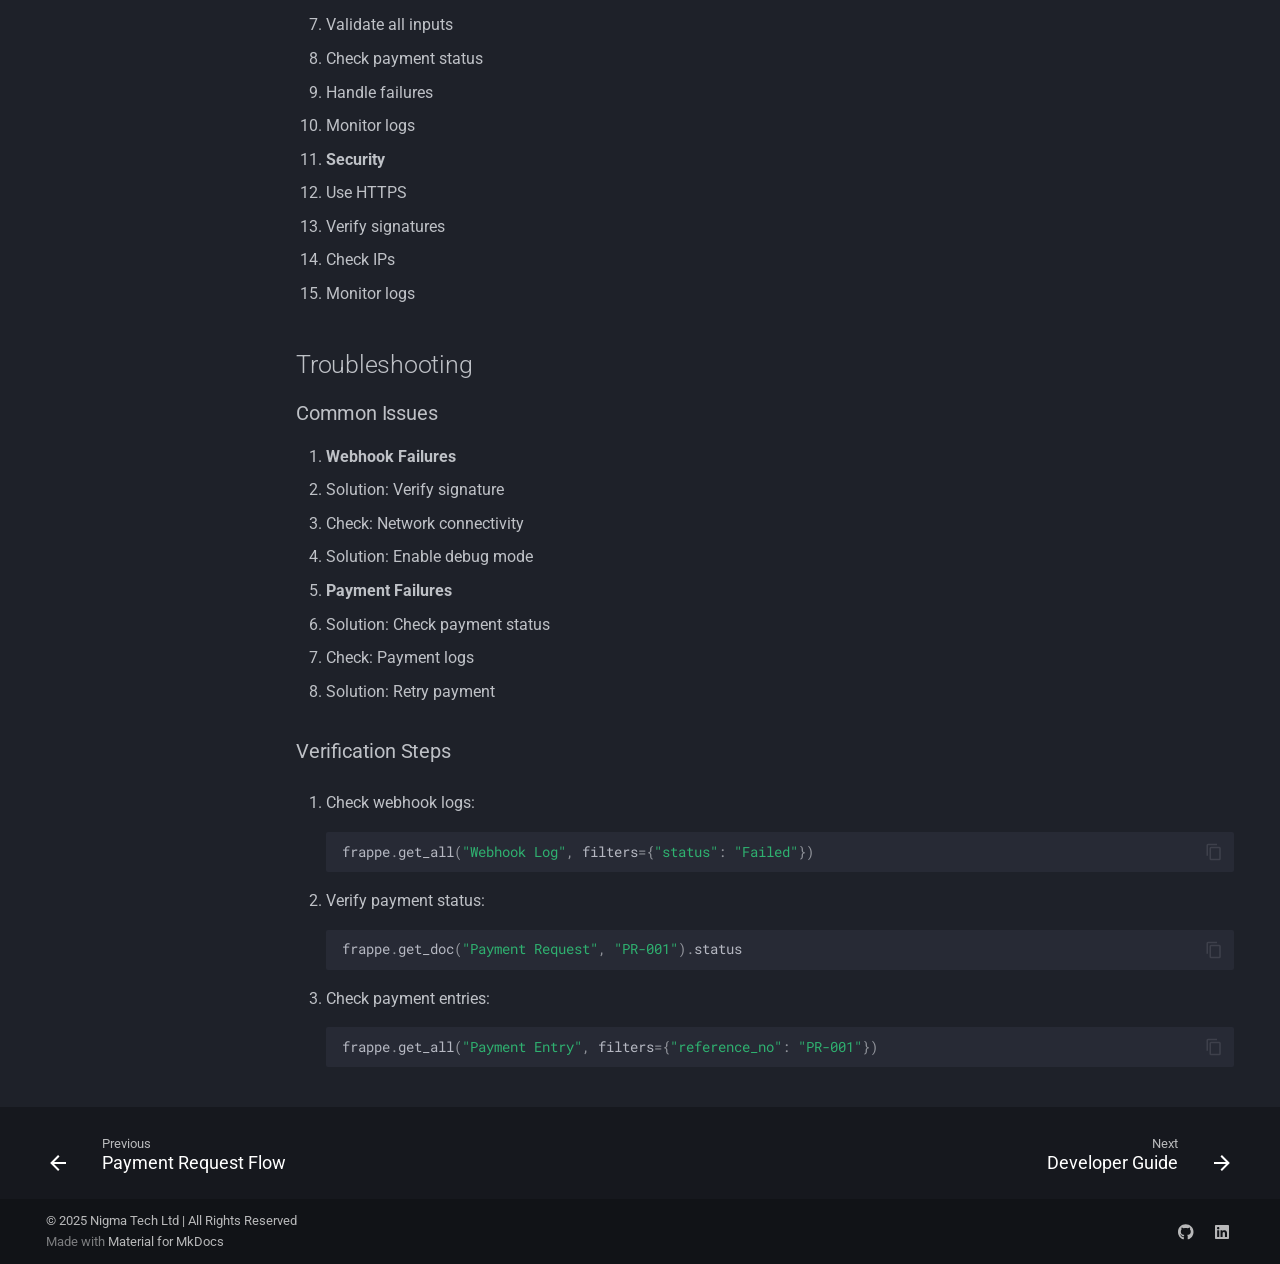
<file: site/api/index.html>
<!doctype html>
<html lang="en" class="no-js">
  <head>
    
      <meta charset="utf-8">
      <meta name="viewport" content="width=device-width,initial-scale=1">
      
        <meta name="description" content="Paystack Integration for ERPNext">
      
      
      
        <link rel="canonical" href="https://nigmatechltd.github.io/ntech_paystack/api/">
      
      
        <link rel="prev" href="../payment_flow/">
      
      
        <link rel="next" href="../developer_guide/">
      
      
      <link rel="icon" href="../assets/images/favicon.png">
      <meta name="generator" content="mkdocs-1.6.1, mkdocs-material-9.6.15">
    
    
      
        <title>API Reference - Ntech Paystack</title>
      
    
    
      <link rel="stylesheet" href="../assets/stylesheets/main.342714a4.min.css">
      
        
        <link rel="stylesheet" href="../assets/stylesheets/palette.06af60db.min.css">
      
      


    
    
      
    
    
      
        
        
        <link rel="preconnect" href="https://fonts.gstatic.com" crossorigin>
        <link rel="stylesheet" href="https://fonts.googleapis.com/css?family=Roboto:300,300i,400,400i,700,700i%7CRoboto+Mono:400,400i,700,700i&display=fallback">
        <style>:root{--md-text-font:"Roboto";--md-code-font:"Roboto Mono"}</style>
      
    
    
    <script>__md_scope=new URL("..",location),__md_hash=e=>[...e].reduce(((e,_)=>(e<<5)-e+_.charCodeAt(0)),0),__md_get=(e,_=localStorage,t=__md_scope)=>JSON.parse(_.getItem(t.pathname+"."+e)),__md_set=(e,_,t=localStorage,a=__md_scope)=>{try{t.setItem(a.pathname+"."+e,JSON.stringify(_))}catch(e){}}</script>
    
      
  


  
  

<script id="__analytics">function __md_analytics(){function e(){dataLayer.push(arguments)}window.dataLayer=window.dataLayer||[],e("js",new Date),e("config","UA-XXXXXXXXX-X"),document.addEventListener("DOMContentLoaded",(function(){document.forms.search&&document.forms.search.query.addEventListener("blur",(function(){this.value&&e("event","search",{search_term:this.value})}));document$.subscribe((function(){var t=document.forms.feedback;if(void 0!==t)for(var a of t.querySelectorAll("[type=submit]"))a.addEventListener("click",(function(a){a.preventDefault();var n=document.location.pathname,d=this.getAttribute("data-md-value");e("event","feedback",{page:n,data:d}),t.firstElementChild.disabled=!0;var r=t.querySelector(".md-feedback__note [data-md-value='"+d+"']");r&&(r.hidden=!1)})),t.hidden=!1})),location$.subscribe((function(t){e("config","UA-XXXXXXXXX-X",{page_path:t.pathname})}))}));var t=document.createElement("script");t.async=!0,t.src="https://www.googletagmanager.com/gtag/js?id=UA-XXXXXXXXX-X",document.getElementById("__analytics").insertAdjacentElement("afterEnd",t)}</script>
  
    <script>"undefined"!=typeof __md_analytics&&__md_analytics()</script>
  

    
    
    
  </head>
  
  
    
    
      
    
    
    
    
    <body dir="ltr" data-md-color-scheme="slate" data-md-color-primary="indigo" data-md-color-accent="indigo">
  
    
    <input class="md-toggle" data-md-toggle="drawer" type="checkbox" id="__drawer" autocomplete="off">
    <input class="md-toggle" data-md-toggle="search" type="checkbox" id="__search" autocomplete="off">
    <label class="md-overlay" for="__drawer"></label>
    <div data-md-component="skip">
      
        
        <a href="#api-reference" class="md-skip">
          Skip to content
        </a>
      
    </div>
    <div data-md-component="announce">
      
    </div>
    
    
      

  

<header class="md-header md-header--shadow md-header--lifted" data-md-component="header">
  <nav class="md-header__inner md-grid" aria-label="Header">
    <a href=".." title="Ntech Paystack" class="md-header__button md-logo" aria-label="Ntech Paystack" data-md-component="logo">
      
  <img src="../assets/nigmatechnologies_logo.png" alt="logo">

    </a>
    <label class="md-header__button md-icon" for="__drawer">
      
      <svg xmlns="http://www.w3.org/2000/svg" viewBox="0 0 24 24"><path d="M3 6h18v2H3zm0 5h18v2H3zm0 5h18v2H3z"/></svg>
    </label>
    <div class="md-header__title" data-md-component="header-title">
      <div class="md-header__ellipsis">
        <div class="md-header__topic">
          <span class="md-ellipsis">
            Ntech Paystack
          </span>
        </div>
        <div class="md-header__topic" data-md-component="header-topic">
          <span class="md-ellipsis">
            
              API Reference
            
          </span>
        </div>
      </div>
    </div>
    
      
        <form class="md-header__option" data-md-component="palette">
  
    
    
    
    <input class="md-option" data-md-color-media="" data-md-color-scheme="slate" data-md-color-primary="indigo" data-md-color-accent="indigo"  aria-label="Switch to light mode"  type="radio" name="__palette" id="__palette_0">
    
      <label class="md-header__button md-icon" title="Switch to light mode" for="__palette_1" hidden>
        <svg xmlns="http://www.w3.org/2000/svg" viewBox="0 0 24 24"><path d="M12 2a7 7 0 0 0-7 7c0 2.38 1.19 4.47 3 5.74V17a1 1 0 0 0 1 1h6a1 1 0 0 0 1-1v-2.26c1.81-1.27 3-3.36 3-5.74a7 7 0 0 0-7-7M9 21a1 1 0 0 0 1 1h4a1 1 0 0 0 1-1v-1H9z"/></svg>
      </label>
    
  
    
    
    
    <input class="md-option" data-md-color-media="" data-md-color-scheme="default" data-md-color-primary="indigo" data-md-color-accent="indigo"  aria-label="Switch to dark mode"  type="radio" name="__palette" id="__palette_1">
    
      <label class="md-header__button md-icon" title="Switch to dark mode" for="__palette_0" hidden>
        <svg xmlns="http://www.w3.org/2000/svg" viewBox="0 0 24 24"><path d="M12 2a7 7 0 0 1 7 7c0 2.38-1.19 4.47-3 5.74V17a1 1 0 0 1-1 1H9a1 1 0 0 1-1-1v-2.26C6.19 13.47 5 11.38 5 9a7 7 0 0 1 7-7M9 21v-1h6v1a1 1 0 0 1-1 1h-4a1 1 0 0 1-1-1m3-17a5 5 0 0 0-5 5c0 2.05 1.23 3.81 3 4.58V16h4v-2.42c1.77-.77 3-2.53 3-4.58a5 5 0 0 0-5-5"/></svg>
      </label>
    
  
</form>
      
    
    
      <script>var palette=__md_get("__palette");if(palette&&palette.color){if("(prefers-color-scheme)"===palette.color.media){var media=matchMedia("(prefers-color-scheme: light)"),input=document.querySelector(media.matches?"[data-md-color-media='(prefers-color-scheme: light)']":"[data-md-color-media='(prefers-color-scheme: dark)']");palette.color.media=input.getAttribute("data-md-color-media"),palette.color.scheme=input.getAttribute("data-md-color-scheme"),palette.color.primary=input.getAttribute("data-md-color-primary"),palette.color.accent=input.getAttribute("data-md-color-accent")}for(var[key,value]of Object.entries(palette.color))document.body.setAttribute("data-md-color-"+key,value)}</script>
    
    
    
      
      
        <label class="md-header__button md-icon" for="__search">
          
          <svg xmlns="http://www.w3.org/2000/svg" viewBox="0 0 24 24"><path d="M9.5 3A6.5 6.5 0 0 1 16 9.5c0 1.61-.59 3.09-1.56 4.23l.27.27h.79l5 5-1.5 1.5-5-5v-.79l-.27-.27A6.52 6.52 0 0 1 9.5 16 6.5 6.5 0 0 1 3 9.5 6.5 6.5 0 0 1 9.5 3m0 2C7 5 5 7 5 9.5S7 14 9.5 14 14 12 14 9.5 12 5 9.5 5"/></svg>
        </label>
        <div class="md-search" data-md-component="search" role="dialog">
  <label class="md-search__overlay" for="__search"></label>
  <div class="md-search__inner" role="search">
    <form class="md-search__form" name="search">
      <input type="text" class="md-search__input" name="query" aria-label="Search" placeholder="Search" autocapitalize="off" autocorrect="off" autocomplete="off" spellcheck="false" data-md-component="search-query" required>
      <label class="md-search__icon md-icon" for="__search">
        
        <svg xmlns="http://www.w3.org/2000/svg" viewBox="0 0 24 24"><path d="M9.5 3A6.5 6.5 0 0 1 16 9.5c0 1.61-.59 3.09-1.56 4.23l.27.27h.79l5 5-1.5 1.5-5-5v-.79l-.27-.27A6.52 6.52 0 0 1 9.5 16 6.5 6.5 0 0 1 3 9.5 6.5 6.5 0 0 1 9.5 3m0 2C7 5 5 7 5 9.5S7 14 9.5 14 14 12 14 9.5 12 5 9.5 5"/></svg>
        
        <svg xmlns="http://www.w3.org/2000/svg" viewBox="0 0 24 24"><path d="M20 11v2H8l5.5 5.5-1.42 1.42L4.16 12l7.92-7.92L13.5 5.5 8 11z"/></svg>
      </label>
      <nav class="md-search__options" aria-label="Search">
        
          <a href="javascript:void(0)" class="md-search__icon md-icon" title="Share" aria-label="Share" data-clipboard data-clipboard-text="" data-md-component="search-share" tabindex="-1">
            
            <svg xmlns="http://www.w3.org/2000/svg" viewBox="0 0 24 24"><path d="M18 16.08c-.76 0-1.44.3-1.96.77L8.91 12.7c.05-.23.09-.46.09-.7s-.04-.47-.09-.7l7.05-4.11c.54.5 1.25.81 2.04.81a3 3 0 0 0 3-3 3 3 0 0 0-3-3 3 3 0 0 0-3 3c0 .24.04.47.09.7L8.04 9.81C7.5 9.31 6.79 9 6 9a3 3 0 0 0-3 3 3 3 0 0 0 3 3c.79 0 1.5-.31 2.04-.81l7.12 4.15c-.05.21-.08.43-.08.66 0 1.61 1.31 2.91 2.92 2.91s2.92-1.3 2.92-2.91A2.92 2.92 0 0 0 18 16.08"/></svg>
          </a>
        
        <button type="reset" class="md-search__icon md-icon" title="Clear" aria-label="Clear" tabindex="-1">
          
          <svg xmlns="http://www.w3.org/2000/svg" viewBox="0 0 24 24"><path d="M19 6.41 17.59 5 12 10.59 6.41 5 5 6.41 10.59 12 5 17.59 6.41 19 12 13.41 17.59 19 19 17.59 13.41 12z"/></svg>
        </button>
      </nav>
      
        <div class="md-search__suggest" data-md-component="search-suggest"></div>
      
    </form>
    <div class="md-search__output">
      <div class="md-search__scrollwrap" tabindex="0" data-md-scrollfix>
        <div class="md-search-result" data-md-component="search-result">
          <div class="md-search-result__meta">
            Initializing search
          </div>
          <ol class="md-search-result__list" role="presentation"></ol>
        </div>
      </div>
    </div>
  </div>
</div>
      
    
    
  </nav>
  
    
      
<nav class="md-tabs" aria-label="Tabs" data-md-component="tabs">
  <div class="md-grid">
    <ul class="md-tabs__list">
      
        
  
  
  
  
    <li class="md-tabs__item">
      <a href=".." class="md-tabs__link">
        
  
  
    
  
  Introduction

      </a>
    </li>
  

      
        
  
  
  
  
    <li class="md-tabs__item">
      <a href="../installation/" class="md-tabs__link">
        
  
  
    
  
  Installation & Setup

      </a>
    </li>
  

      
        
  
  
  
  
    <li class="md-tabs__item">
      <a href="../roles/" class="md-tabs__link">
        
  
  
    
  
  User Roles & Permissions

      </a>
    </li>
  

      
        
  
  
  
  
    <li class="md-tabs__item">
      <a href="../settings/" class="md-tabs__link">
        
  
  
    
  
  Paystack Settings

      </a>
    </li>
  

      
        
  
  
  
  
    <li class="md-tabs__item">
      <a href="../payment_flow/" class="md-tabs__link">
        
  
  
    
  
  Payment Request Flow

      </a>
    </li>
  

      
        
  
  
  
    
  
  
    <li class="md-tabs__item md-tabs__item--active">
      <a href="./" class="md-tabs__link">
        
  
  
    
  
  API Reference

      </a>
    </li>
  

      
        
  
  
  
  
    <li class="md-tabs__item">
      <a href="../developer_guide/" class="md-tabs__link">
        
  
  
    
  
  Developer Guide

      </a>
    </li>
  

      
        
  
  
  
  
    <li class="md-tabs__item">
      <a href="../troubleshooting/" class="md-tabs__link">
        
  
  
    
  
  Troubleshooting

      </a>
    </li>
  

      
        
  
  
  
  
    <li class="md-tabs__item">
      <a href="../changelog/" class="md-tabs__link">
        
  
  
    
  
  Changelog

      </a>
    </li>
  

      
    </ul>
  </div>
</nav>
    
  
</header>
    
    <div class="md-container" data-md-component="container">
      
      
        
      
      <main class="md-main" data-md-component="main">
        <div class="md-main__inner md-grid">
          
            
              
              <div class="md-sidebar md-sidebar--primary" data-md-component="sidebar" data-md-type="navigation" >
                <div class="md-sidebar__scrollwrap">
                  <div class="md-sidebar__inner">
                    


  


  

<nav class="md-nav md-nav--primary md-nav--lifted md-nav--integrated" aria-label="Navigation" data-md-level="0">
  <label class="md-nav__title" for="__drawer">
    <a href=".." title="Ntech Paystack" class="md-nav__button md-logo" aria-label="Ntech Paystack" data-md-component="logo">
      
  <img src="../assets/nigmatechnologies_logo.png" alt="logo">

    </a>
    Ntech Paystack
  </label>
  
  <ul class="md-nav__list" data-md-scrollfix>
    
      
      
  
  
  
  
    <li class="md-nav__item">
      <a href=".." class="md-nav__link">
        
  
  
  <span class="md-ellipsis">
    Introduction
    
  </span>
  

      </a>
    </li>
  

    
      
      
  
  
  
  
    <li class="md-nav__item">
      <a href="../installation/" class="md-nav__link">
        
  
  
  <span class="md-ellipsis">
    Installation & Setup
    
  </span>
  

      </a>
    </li>
  

    
      
      
  
  
  
  
    <li class="md-nav__item">
      <a href="../roles/" class="md-nav__link">
        
  
  
  <span class="md-ellipsis">
    User Roles & Permissions
    
  </span>
  

      </a>
    </li>
  

    
      
      
  
  
  
  
    <li class="md-nav__item">
      <a href="../settings/" class="md-nav__link">
        
  
  
  <span class="md-ellipsis">
    Paystack Settings
    
  </span>
  

      </a>
    </li>
  

    
      
      
  
  
  
  
    <li class="md-nav__item">
      <a href="../payment_flow/" class="md-nav__link">
        
  
  
  <span class="md-ellipsis">
    Payment Request Flow
    
  </span>
  

      </a>
    </li>
  

    
      
      
  
  
    
  
  
  
    <li class="md-nav__item md-nav__item--active">
      
      <input class="md-nav__toggle md-toggle" type="checkbox" id="__toc">
      
      
        
      
      
        <label class="md-nav__link md-nav__link--active" for="__toc">
          
  
  
  <span class="md-ellipsis">
    API Reference
    
  </span>
  

          <span class="md-nav__icon md-icon"></span>
        </label>
      
      <a href="./" class="md-nav__link md-nav__link--active">
        
  
  
  <span class="md-ellipsis">
    API Reference
    
  </span>
  

      </a>
      
        

<nav class="md-nav md-nav--secondary" aria-label="Table of contents">
  
  
  
    
  
  
    <label class="md-nav__title" for="__toc">
      <span class="md-nav__icon md-icon"></span>
      Table of contents
    </label>
    <ul class="md-nav__list" data-md-component="toc" data-md-scrollfix>
      
        <li class="md-nav__item">
  <a href="#webhook-endpoints" class="md-nav__link">
    <span class="md-ellipsis">
      Webhook Endpoints
    </span>
  </a>
  
    <nav class="md-nav" aria-label="Webhook Endpoints">
      <ul class="md-nav__list">
        
          <li class="md-nav__item">
  <a href="#payment-webhook" class="md-nav__link">
    <span class="md-ellipsis">
      Payment Webhook
    </span>
  </a>
  
</li>
        
          <li class="md-nav__item">
  <a href="#payment-url-generation" class="md-nav__link">
    <span class="md-ellipsis">
      Payment URL Generation
    </span>
  </a>
  
</li>
        
      </ul>
    </nav>
  
</li>
      
        <li class="md-nav__item">
  <a href="#client-side-api" class="md-nav__link">
    <span class="md-ellipsis">
      Client-Side API
    </span>
  </a>
  
    <nav class="md-nav" aria-label="Client-Side API">
      <ul class="md-nav__list">
        
          <li class="md-nav__item">
  <a href="#payment-request-generation" class="md-nav__link">
    <span class="md-ellipsis">
      Payment Request Generation
    </span>
  </a>
  
</li>
        
          <li class="md-nav__item">
  <a href="#payment-status-check" class="md-nav__link">
    <span class="md-ellipsis">
      Payment Status Check
    </span>
  </a>
  
</li>
        
      </ul>
    </nav>
  
</li>
      
        <li class="md-nav__item">
  <a href="#error-handling" class="md-nav__link">
    <span class="md-ellipsis">
      Error Handling
    </span>
  </a>
  
    <nav class="md-nav" aria-label="Error Handling">
      <ul class="md-nav__list">
        
          <li class="md-nav__item">
  <a href="#webhook-errors" class="md-nav__link">
    <span class="md-ellipsis">
      Webhook Errors
    </span>
  </a>
  
</li>
        
          <li class="md-nav__item">
  <a href="#payment-errors" class="md-nav__link">
    <span class="md-ellipsis">
      Payment Errors
    </span>
  </a>
  
</li>
        
      </ul>
    </nav>
  
</li>
      
        <li class="md-nav__item">
  <a href="#security-considerations" class="md-nav__link">
    <span class="md-ellipsis">
      Security Considerations
    </span>
  </a>
  
</li>
      
        <li class="md-nav__item">
  <a href="#best-practices" class="md-nav__link">
    <span class="md-ellipsis">
      Best Practices
    </span>
  </a>
  
</li>
      
        <li class="md-nav__item">
  <a href="#troubleshooting" class="md-nav__link">
    <span class="md-ellipsis">
      Troubleshooting
    </span>
  </a>
  
    <nav class="md-nav" aria-label="Troubleshooting">
      <ul class="md-nav__list">
        
          <li class="md-nav__item">
  <a href="#common-issues" class="md-nav__link">
    <span class="md-ellipsis">
      Common Issues
    </span>
  </a>
  
</li>
        
          <li class="md-nav__item">
  <a href="#verification-steps" class="md-nav__link">
    <span class="md-ellipsis">
      Verification Steps
    </span>
  </a>
  
</li>
        
      </ul>
    </nav>
  
</li>
      
    </ul>
  
</nav>
      
    </li>
  

    
      
      
  
  
  
  
    <li class="md-nav__item">
      <a href="../developer_guide/" class="md-nav__link">
        
  
  
  <span class="md-ellipsis">
    Developer Guide
    
  </span>
  

      </a>
    </li>
  

    
      
      
  
  
  
  
    <li class="md-nav__item">
      <a href="../troubleshooting/" class="md-nav__link">
        
  
  
  <span class="md-ellipsis">
    Troubleshooting
    
  </span>
  

      </a>
    </li>
  

    
      
      
  
  
  
  
    <li class="md-nav__item">
      <a href="../changelog/" class="md-nav__link">
        
  
  
  <span class="md-ellipsis">
    Changelog
    
  </span>
  

      </a>
    </li>
  

    
  </ul>
</nav>
                  </div>
                </div>
              </div>
            
            
          
          
            <div class="md-content" data-md-component="content">
              <article class="md-content__inner md-typeset">
                
                  


  
  


<h1 id="api-reference">API Reference<a class="headerlink" href="#api-reference" title="Permanent link">&para;</a></h1>
<h2 id="webhook-endpoints">Webhook Endpoints<a class="headerlink" href="#webhook-endpoints" title="Permanent link">&para;</a></h2>
<h3 id="payment-webhook">Payment Webhook<a class="headerlink" href="#payment-webhook" title="Permanent link">&para;</a></h3>
<p><strong>Endpoint</strong>: <code>POST /api/method/ntech_paystack.webhook.handle_webhook_response</code></p>
<p><strong>Headers</strong>:
- <code>x-paystack-signature</code>: HMAC SHA512 signature
- <code>Content-Type</code>: <code>application/json</code></p>
<p><strong>Request Body</strong>:
<div class="highlight"><pre><span></span><code><span class="p">{</span>
<span class="w">    </span><span class="nt">&quot;event&quot;</span><span class="p">:</span><span class="w"> </span><span class="s2">&quot;charge.success&quot;</span><span class="p">,</span>
<span class="w">    </span><span class="nt">&quot;data&quot;</span><span class="p">:</span><span class="w"> </span><span class="p">{</span>
<span class="w">        </span><span class="nt">&quot;id&quot;</span><span class="p">:</span><span class="w"> </span><span class="s2">&quot;flw_REF_123456&quot;</span><span class="p">,</span>
<span class="w">        </span><span class="nt">&quot;amount&quot;</span><span class="p">:</span><span class="w"> </span><span class="mi">100000</span><span class="p">,</span>
<span class="w">        </span><span class="nt">&quot;currency&quot;</span><span class="p">:</span><span class="w"> </span><span class="s2">&quot;NGN&quot;</span><span class="p">,</span>
<span class="w">        </span><span class="nt">&quot;reference&quot;</span><span class="p">:</span><span class="w"> </span><span class="s2">&quot;PR-001&quot;</span><span class="p">,</span>
<span class="w">        </span><span class="nt">&quot;status&quot;</span><span class="p">:</span><span class="w"> </span><span class="s2">&quot;success&quot;</span><span class="p">,</span>
<span class="w">        </span><span class="nt">&quot;customer&quot;</span><span class="p">:</span><span class="w"> </span><span class="p">{</span>
<span class="w">            </span><span class="nt">&quot;email&quot;</span><span class="p">:</span><span class="w"> </span><span class="s2">&quot;customer@example.com&quot;</span><span class="p">,</span>
<span class="w">            </span><span class="nt">&quot;name&quot;</span><span class="p">:</span><span class="w"> </span><span class="s2">&quot;John Doe&quot;</span>
<span class="w">        </span><span class="p">}</span>
<span class="w">    </span><span class="p">}</span>
<span class="p">}</span>
</code></pre></div></p>
<p><strong>Response</strong>:
<div class="highlight"><pre><span></span><code><span class="p">{</span>
<span class="w">    </span><span class="nt">&quot;status&quot;</span><span class="p">:</span><span class="w"> </span><span class="s2">&quot;success&quot;</span><span class="p">,</span>
<span class="w">    </span><span class="nt">&quot;message&quot;</span><span class="p">:</span><span class="w"> </span><span class="s2">&quot;Webhook processed successfully&quot;</span>
<span class="p">}</span>
</code></pre></div></p>
<h3 id="payment-url-generation">Payment URL Generation<a class="headerlink" href="#payment-url-generation" title="Permanent link">&para;</a></h3>
<p><strong>Endpoint</strong>: <code>GET /api/method/ntech_paystack.api.get_payment_url</code></p>
<p><strong>Parameters</strong>:
- <code>payment_request</code>: Payment Request ID
- <code>amount</code>: Payment amount
- <code>currency</code>: Currency code
- <code>reference</code>: Reference document</p>
<p><strong>Response</strong>:
<div class="highlight"><pre><span></span><code><span class="p">{</span>
<span class="w">    </span><span class="nt">&quot;payment_url&quot;</span><span class="p">:</span><span class="w"> </span><span class="s2">&quot;https://your-site.com/api/method/ntech_paystack.webhook.handle_webhook_response?reference=PR-001&quot;</span>
<span class="p">}</span>
</code></pre></div></p>
<h2 id="client-side-api">Client-Side API<a class="headerlink" href="#client-side-api" title="Permanent link">&para;</a></h2>
<h3 id="payment-request-generation">Payment Request Generation<a class="headerlink" href="#payment-request-generation" title="Permanent link">&para;</a></h3>
<div class="highlight"><pre><span></span><code><span class="c1">// Generate payment request</span>
<span class="kd">function</span><span class="w"> </span><span class="nx">generatePaymentRequest</span><span class="p">(</span><span class="nx">data</span><span class="p">)</span><span class="w"> </span><span class="p">{</span>
<span class="w">    </span><span class="k">return</span><span class="w"> </span><span class="nx">frappe</span><span class="p">.</span><span class="nx">call</span><span class="p">({</span>
<span class="w">        </span><span class="nx">method</span><span class="o">:</span><span class="w"> </span><span class="s2">&quot;ntech_paystack.api.generate_payment_request&quot;</span><span class="p">,</span>
<span class="w">        </span><span class="nx">args</span><span class="o">:</span><span class="w"> </span><span class="p">{</span>
<span class="w">            </span><span class="nx">payment_type</span><span class="o">:</span><span class="w"> </span><span class="nx">data</span><span class="p">.</span><span class="nx">type</span><span class="p">,</span>
<span class="w">            </span><span class="nx">party_type</span><span class="o">:</span><span class="w"> </span><span class="nx">data</span><span class="p">.</span><span class="nx">party_type</span><span class="p">,</span>
<span class="w">            </span><span class="nx">party</span><span class="o">:</span><span class="w"> </span><span class="nx">data</span><span class="p">.</span><span class="nx">party</span><span class="p">,</span>
<span class="w">            </span><span class="nx">amount</span><span class="o">:</span><span class="w"> </span><span class="nx">data</span><span class="p">.</span><span class="nx">amount</span><span class="p">,</span>
<span class="w">            </span><span class="nx">currency</span><span class="o">:</span><span class="w"> </span><span class="nx">data</span><span class="p">.</span><span class="nx">currency</span><span class="p">,</span>
<span class="w">            </span><span class="nx">reference_doctype</span><span class="o">:</span><span class="w"> </span><span class="nx">data</span><span class="p">.</span><span class="nx">reference_doctype</span><span class="p">,</span>
<span class="w">            </span><span class="nx">reference_name</span><span class="o">:</span><span class="w"> </span><span class="nx">data</span><span class="p">.</span><span class="nx">reference_name</span>
<span class="w">        </span><span class="p">}</span>
<span class="w">    </span><span class="p">});</span>
<span class="p">}</span>
</code></pre></div>
<h3 id="payment-status-check">Payment Status Check<a class="headerlink" href="#payment-status-check" title="Permanent link">&para;</a></h3>
<div class="highlight"><pre><span></span><code><span class="c1">// Check payment status</span>
<span class="kd">function</span><span class="w"> </span><span class="nx">checkPaymentStatus</span><span class="p">(</span><span class="nx">reference</span><span class="p">)</span><span class="w"> </span><span class="p">{</span>
<span class="w">    </span><span class="k">return</span><span class="w"> </span><span class="nx">frappe</span><span class="p">.</span><span class="nx">call</span><span class="p">({</span>
<span class="w">        </span><span class="nx">method</span><span class="o">:</span><span class="w"> </span><span class="s2">&quot;ntech_paystack.api.get_payment_status&quot;</span><span class="p">,</span>
<span class="w">        </span><span class="nx">args</span><span class="o">:</span><span class="w"> </span><span class="p">{</span>
<span class="w">            </span><span class="nx">reference</span><span class="o">:</span><span class="w"> </span><span class="nx">reference</span>
<span class="w">        </span><span class="p">}</span>
<span class="w">    </span><span class="p">});</span>
<span class="p">}</span>
</code></pre></div>
<h2 id="error-handling">Error Handling<a class="headerlink" href="#error-handling" title="Permanent link">&para;</a></h2>
<h3 id="webhook-errors">Webhook Errors<a class="headerlink" href="#webhook-errors" title="Permanent link">&para;</a></h3>
<div class="highlight"><pre><span></span><code><span class="p">{</span>
<span class="w">    </span><span class="nt">&quot;status&quot;</span><span class="p">:</span><span class="w"> </span><span class="s2">&quot;error&quot;</span><span class="p">,</span>
<span class="w">    </span><span class="nt">&quot;message&quot;</span><span class="p">:</span><span class="w"> </span><span class="s2">&quot;Invalid signature&quot;</span><span class="p">,</span>
<span class="w">    </span><span class="nt">&quot;code&quot;</span><span class="p">:</span><span class="w"> </span><span class="mi">403</span>
<span class="p">}</span>
</code></pre></div>
<h3 id="payment-errors">Payment Errors<a class="headerlink" href="#payment-errors" title="Permanent link">&para;</a></h3>
<div class="highlight"><pre><span></span><code><span class="p">{</span>
<span class="w">    </span><span class="nt">&quot;status&quot;</span><span class="p">:</span><span class="w"> </span><span class="s2">&quot;error&quot;</span><span class="p">,</span>
<span class="w">    </span><span class="nt">&quot;message&quot;</span><span class="p">:</span><span class="w"> </span><span class="s2">&quot;Payment failed&quot;</span><span class="p">,</span>
<span class="w">    </span><span class="nt">&quot;code&quot;</span><span class="p">:</span><span class="w"> </span><span class="mi">400</span><span class="p">,</span>
<span class="w">    </span><span class="nt">&quot;data&quot;</span><span class="p">:</span><span class="w"> </span><span class="p">{</span>
<span class="w">        </span><span class="nt">&quot;error&quot;</span><span class="p">:</span><span class="w"> </span><span class="s2">&quot;Insufficient funds&quot;</span>
<span class="w">    </span><span class="p">}</span>
<span class="p">}</span>
</code></pre></div>
<h2 id="security-considerations">Security Considerations<a class="headerlink" href="#security-considerations" title="Permanent link">&para;</a></h2>
<ol>
<li>
<p><strong>Signature Verification</strong>
   <div class="highlight"><pre><span></span><code><span class="c1"># Example signature verification</span>
<span class="k">def</span><span class="w"> </span><span class="nf">verify_signature</span><span class="p">(</span><span class="n">payload</span><span class="p">,</span> <span class="n">signature</span><span class="p">):</span>
    <span class="n">secret_key</span> <span class="o">=</span> <span class="n">get_secret_key</span><span class="p">()</span>
    <span class="n">computed_signature</span> <span class="o">=</span> <span class="n">hmac</span><span class="o">.</span><span class="n">new</span><span class="p">(</span>
        <span class="n">key</span><span class="o">=</span><span class="n">secret_key</span><span class="o">.</span><span class="n">encode</span><span class="p">(</span><span class="s1">&#39;utf-8&#39;</span><span class="p">),</span>
        <span class="n">msg</span><span class="o">=</span><span class="n">payload</span><span class="p">,</span>
        <span class="n">digestmod</span><span class="o">=</span><span class="n">hashlib</span><span class="o">.</span><span class="n">sha512</span>
    <span class="p">)</span><span class="o">.</span><span class="n">hexdigest</span><span class="p">()</span>
    <span class="k">return</span> <span class="n">hmac</span><span class="o">.</span><span class="n">compare_digest</span><span class="p">(</span><span class="n">computed_signature</span><span class="p">,</span> <span class="n">signature</span><span class="p">)</span>
</code></pre></div></p>
</li>
<li>
<p><strong>IP Whitelisting</strong>
   <div class="highlight"><pre><span></span><code><span class="c1"># Example IP verification</span>
<span class="k">def</span><span class="w"> </span><span class="nf">verify_ip</span><span class="p">(</span><span class="n">ip_address</span><span class="p">):</span>
    <span class="n">whitelisted_ips</span> <span class="o">=</span> <span class="n">get_whitelisted_ips</span><span class="p">()</span>
    <span class="k">return</span> <span class="n">ip_address</span> <span class="ow">in</span> <span class="n">whitelisted_ips</span>
</code></pre></div></p>
</li>
</ol>
<h2 id="best-practices">Best Practices<a class="headerlink" href="#best-practices" title="Permanent link">&para;</a></h2>
<ol>
<li><strong>Webhook Processing</strong></li>
<li>Always verify signatures</li>
<li>Check IP addresses</li>
<li>Handle errors gracefully</li>
<li>
<p>Log all requests</p>
</li>
<li>
<p><strong>Payment Processing</strong></p>
</li>
<li>Validate all inputs</li>
<li>Check payment status</li>
<li>Handle failures</li>
<li>
<p>Monitor logs</p>
</li>
<li>
<p><strong>Security</strong></p>
</li>
<li>Use HTTPS</li>
<li>Verify signatures</li>
<li>Check IPs</li>
<li>Monitor logs</li>
</ol>
<h2 id="troubleshooting">Troubleshooting<a class="headerlink" href="#troubleshooting" title="Permanent link">&para;</a></h2>
<h3 id="common-issues">Common Issues<a class="headerlink" href="#common-issues" title="Permanent link">&para;</a></h3>
<ol>
<li><strong>Webhook Failures</strong></li>
<li>Solution: Verify signature</li>
<li>Check: Network connectivity</li>
<li>
<p>Solution: Enable debug mode</p>
</li>
<li>
<p><strong>Payment Failures</strong></p>
</li>
<li>Solution: Check payment status</li>
<li>Check: Payment logs</li>
<li>Solution: Retry payment</li>
</ol>
<h3 id="verification-steps">Verification Steps<a class="headerlink" href="#verification-steps" title="Permanent link">&para;</a></h3>
<ol>
<li>
<p>Check webhook logs:
   <div class="highlight"><pre><span></span><code><span class="n">frappe</span><span class="o">.</span><span class="n">get_all</span><span class="p">(</span><span class="s2">&quot;Webhook Log&quot;</span><span class="p">,</span> <span class="n">filters</span><span class="o">=</span><span class="p">{</span><span class="s2">&quot;status&quot;</span><span class="p">:</span> <span class="s2">&quot;Failed&quot;</span><span class="p">})</span>
</code></pre></div></p>
</li>
<li>
<p>Verify payment status:
   <div class="highlight"><pre><span></span><code><span class="n">frappe</span><span class="o">.</span><span class="n">get_doc</span><span class="p">(</span><span class="s2">&quot;Payment Request&quot;</span><span class="p">,</span> <span class="s2">&quot;PR-001&quot;</span><span class="p">)</span><span class="o">.</span><span class="n">status</span>
</code></pre></div></p>
</li>
<li>
<p>Check payment entries:
   <div class="highlight"><pre><span></span><code><span class="n">frappe</span><span class="o">.</span><span class="n">get_all</span><span class="p">(</span><span class="s2">&quot;Payment Entry&quot;</span><span class="p">,</span> <span class="n">filters</span><span class="o">=</span><span class="p">{</span><span class="s2">&quot;reference_no&quot;</span><span class="p">:</span> <span class="s2">&quot;PR-001&quot;</span><span class="p">})</span>
</code></pre></div></p>
</li>
</ol>









  




                
              </article>
            </div>
          
          
  <script>var tabs=__md_get("__tabs");if(Array.isArray(tabs))e:for(var set of document.querySelectorAll(".tabbed-set")){var labels=set.querySelector(".tabbed-labels");for(var tab of tabs)for(var label of labels.getElementsByTagName("label"))if(label.innerText.trim()===tab){var input=document.getElementById(label.htmlFor);input.checked=!0;continue e}}</script>

<script>var target=document.getElementById(location.hash.slice(1));target&&target.name&&(target.checked=target.name.startsWith("__tabbed_"))</script>
        </div>
        
          <button type="button" class="md-top md-icon" data-md-component="top" hidden>
  
  <svg xmlns="http://www.w3.org/2000/svg" viewBox="0 0 24 24"><path d="M13 20h-2V8l-5.5 5.5-1.42-1.42L12 4.16l7.92 7.92-1.42 1.42L13 8z"/></svg>
  Back to top
</button>
        
      </main>
      
        <footer class="md-footer">
  
    
      
      <nav class="md-footer__inner md-grid" aria-label="Footer" >
        
          
          <a href="../payment_flow/" class="md-footer__link md-footer__link--prev" aria-label="Previous: Payment Request Flow">
            <div class="md-footer__button md-icon">
              
              <svg xmlns="http://www.w3.org/2000/svg" viewBox="0 0 24 24"><path d="M20 11v2H8l5.5 5.5-1.42 1.42L4.16 12l7.92-7.92L13.5 5.5 8 11z"/></svg>
            </div>
            <div class="md-footer__title">
              <span class="md-footer__direction">
                Previous
              </span>
              <div class="md-ellipsis">
                Payment Request Flow
              </div>
            </div>
          </a>
        
        
          
          <a href="../developer_guide/" class="md-footer__link md-footer__link--next" aria-label="Next: Developer Guide">
            <div class="md-footer__title">
              <span class="md-footer__direction">
                Next
              </span>
              <div class="md-ellipsis">
                Developer Guide
              </div>
            </div>
            <div class="md-footer__button md-icon">
              
              <svg xmlns="http://www.w3.org/2000/svg" viewBox="0 0 24 24"><path d="M4 11v2h12l-5.5 5.5 1.42 1.42L19.84 12l-7.92-7.92L10.5 5.5 16 11z"/></svg>
            </div>
          </a>
        
      </nav>
    
  
  <div class="md-footer-meta md-typeset">
    <div class="md-footer-meta__inner md-grid">
      <div class="md-copyright">
  
    <div class="md-copyright__highlight">
      © 2025 <a href="https://github.com/nigmatechltd" target="_blank" rel="noopener">Nigma Tech Ltd</a> | All Rights Reserved
    </div>
  
  
    Made with
    <a href="https://squidfunk.github.io/mkdocs-material/" target="_blank" rel="noopener">
      Material for MkDocs
    </a>
  
</div>
      
        <div class="md-social">
  
    
    
    
    
      
      
    
    <a href="https://github.com/nigmatechltd" target="_blank" rel="noopener" title="github.com" class="md-social__link">
      <svg xmlns="http://www.w3.org/2000/svg" viewBox="0 0 496 512"><!--! Font Awesome Free 6.7.2 by @fontawesome - https://fontawesome.com License - https://fontawesome.com/license/free (Icons: CC BY 4.0, Fonts: SIL OFL 1.1, Code: MIT License) Copyright 2024 Fonticons, Inc.--><path d="M165.9 397.4c0 2-2.3 3.6-5.2 3.6-3.3.3-5.6-1.3-5.6-3.6 0-2 2.3-3.6 5.2-3.6 3-.3 5.6 1.3 5.6 3.6m-31.1-4.5c-.7 2 1.3 4.3 4.3 4.9 2.6 1 5.6 0 6.2-2s-1.3-4.3-4.3-5.2c-2.6-.7-5.5.3-6.2 2.3m44.2-1.7c-2.9.7-4.9 2.6-4.6 4.9.3 2 2.9 3.3 5.9 2.6 2.9-.7 4.9-2.6 4.6-4.6-.3-1.9-3-3.2-5.9-2.9M244.8 8C106.1 8 0 113.3 0 252c0 110.9 69.8 205.8 169.5 239.2 12.8 2.3 17.3-5.6 17.3-12.1 0-6.2-.3-40.4-.3-61.4 0 0-70 15-84.7-29.8 0 0-11.4-29.1-27.8-36.6 0 0-22.9-15.7 1.6-15.4 0 0 24.9 2 38.6 25.8 21.9 38.6 58.6 27.5 72.9 20.9 2.3-16 8.8-27.1 16-33.7-55.9-6.2-112.3-14.3-112.3-110.5 0-27.5 7.6-41.3 23.6-58.9-2.6-6.5-11.1-33.3 2.6-67.9 20.9-6.5 69 27 69 27 20-5.6 41.5-8.5 62.8-8.5s42.8 2.9 62.8 8.5c0 0 48.1-33.6 69-27 13.7 34.7 5.2 61.4 2.6 67.9 16 17.7 25.8 31.5 25.8 58.9 0 96.5-58.9 104.2-114.8 110.5 9.2 7.9 17 22.9 17 46.4 0 33.7-.3 75.4-.3 83.6 0 6.5 4.6 14.4 17.3 12.1C428.2 457.8 496 362.9 496 252 496 113.3 383.5 8 244.8 8M97.2 352.9c-1.3 1-1 3.3.7 5.2 1.6 1.6 3.9 2.3 5.2 1 1.3-1 1-3.3-.7-5.2-1.6-1.6-3.9-2.3-5.2-1m-10.8-8.1c-.7 1.3.3 2.9 2.3 3.9 1.6 1 3.6.7 4.3-.7.7-1.3-.3-2.9-2.3-3.9-2-.6-3.6-.3-4.3.7m32.4 35.6c-1.6 1.3-1 4.3 1.3 6.2 2.3 2.3 5.2 2.6 6.5 1 1.3-1.3.7-4.3-1.3-6.2-2.2-2.3-5.2-2.6-6.5-1m-11.4-14.7c-1.6 1-1.6 3.6 0 5.9s4.3 3.3 5.6 2.3c1.6-1.3 1.6-3.9 0-6.2-1.4-2.3-4-3.3-5.6-2"/></svg>
    </a>
  
    
    
    
    
      
      
    
    <a href="https://www.linkedin.com/company/nigmatechltd" target="_blank" rel="noopener" title="www.linkedin.com" class="md-social__link">
      <svg xmlns="http://www.w3.org/2000/svg" viewBox="0 0 448 512"><!--! Font Awesome Free 6.7.2 by @fontawesome - https://fontawesome.com License - https://fontawesome.com/license/free (Icons: CC BY 4.0, Fonts: SIL OFL 1.1, Code: MIT License) Copyright 2024 Fonticons, Inc.--><path d="M416 32H31.9C14.3 32 0 46.5 0 64.3v383.4C0 465.5 14.3 480 31.9 480H416c17.6 0 32-14.5 32-32.3V64.3c0-17.8-14.4-32.3-32-32.3M135.4 416H69V202.2h66.5V416zm-33.2-243c-21.3 0-38.5-17.3-38.5-38.5S80.9 96 102.2 96c21.2 0 38.5 17.3 38.5 38.5 0 21.3-17.2 38.5-38.5 38.5m282.1 243h-66.4V312c0-24.8-.5-56.7-34.5-56.7-34.6 0-39.9 27-39.9 54.9V416h-66.4V202.2h63.7v29.2h.9c8.9-16.8 30.6-34.5 62.9-34.5 67.2 0 79.7 44.3 79.7 101.9z"/></svg>
    </a>
  
</div>
      
    </div>
  </div>
</footer>
      
    </div>
    <div class="md-dialog" data-md-component="dialog">
      <div class="md-dialog__inner md-typeset"></div>
    </div>
    
    
    
      
      <script id="__config" type="application/json">{"base": "..", "features": ["navigation.tabs", "navigation.tabs.sticky", "navigation.indexes", "navigation.top", "navigation.footer", "search.highlight", "search.suggest", "search.share", "content.code.annotation", "content.code.copy", "content.code.multiline", "content.tables", "content.tabs.link", "toc.integrate"], "search": "../assets/javascripts/workers/search.d50fe291.min.js", "tags": null, "translations": {"clipboard.copied": "Copied to clipboard", "clipboard.copy": "Copy to clipboard", "search.result.more.one": "1 more on this page", "search.result.more.other": "# more on this page", "search.result.none": "No matching documents", "search.result.one": "1 matching document", "search.result.other": "# matching documents", "search.result.placeholder": "Type to start searching", "search.result.term.missing": "Missing", "select.version": "Select version"}, "version": null}</script>
    
    
      <script src="../assets/javascripts/bundle.56ea9cef.min.js"></script>
      
    
  </body>
</html>
</file>
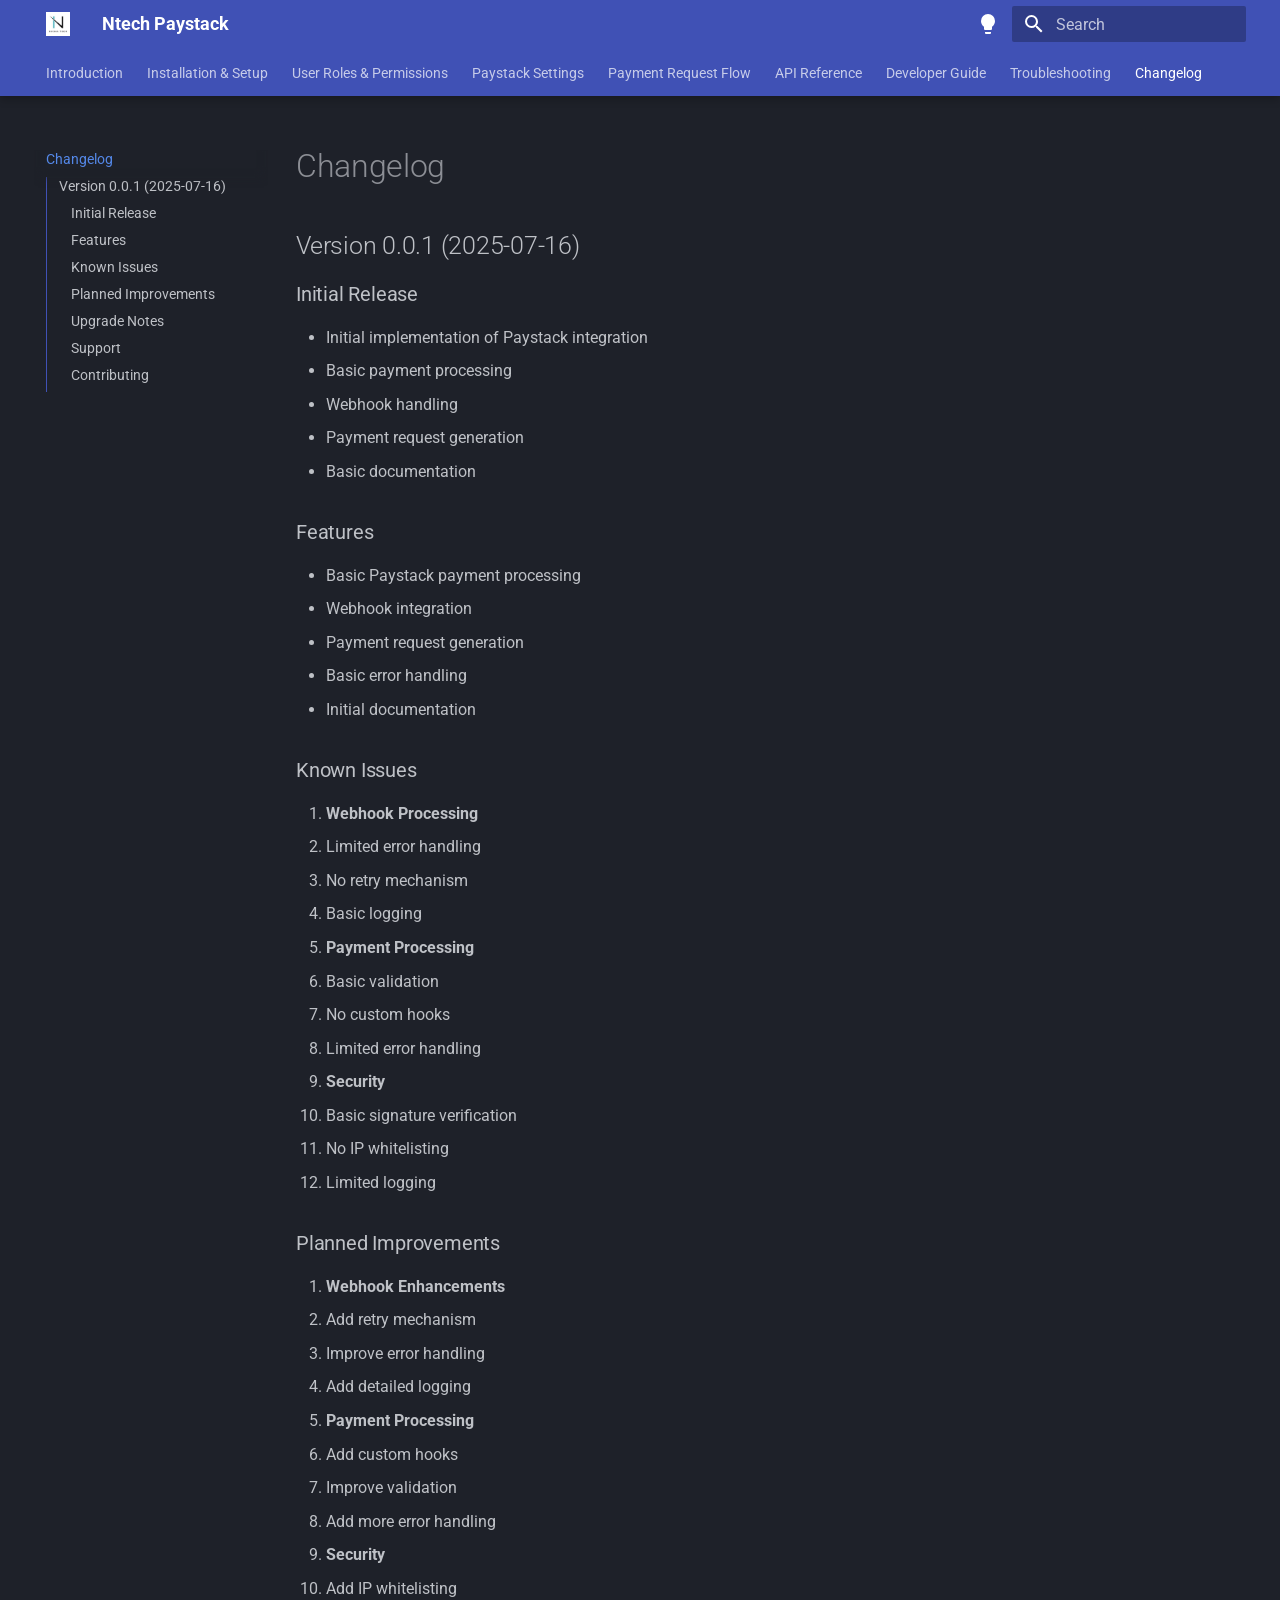
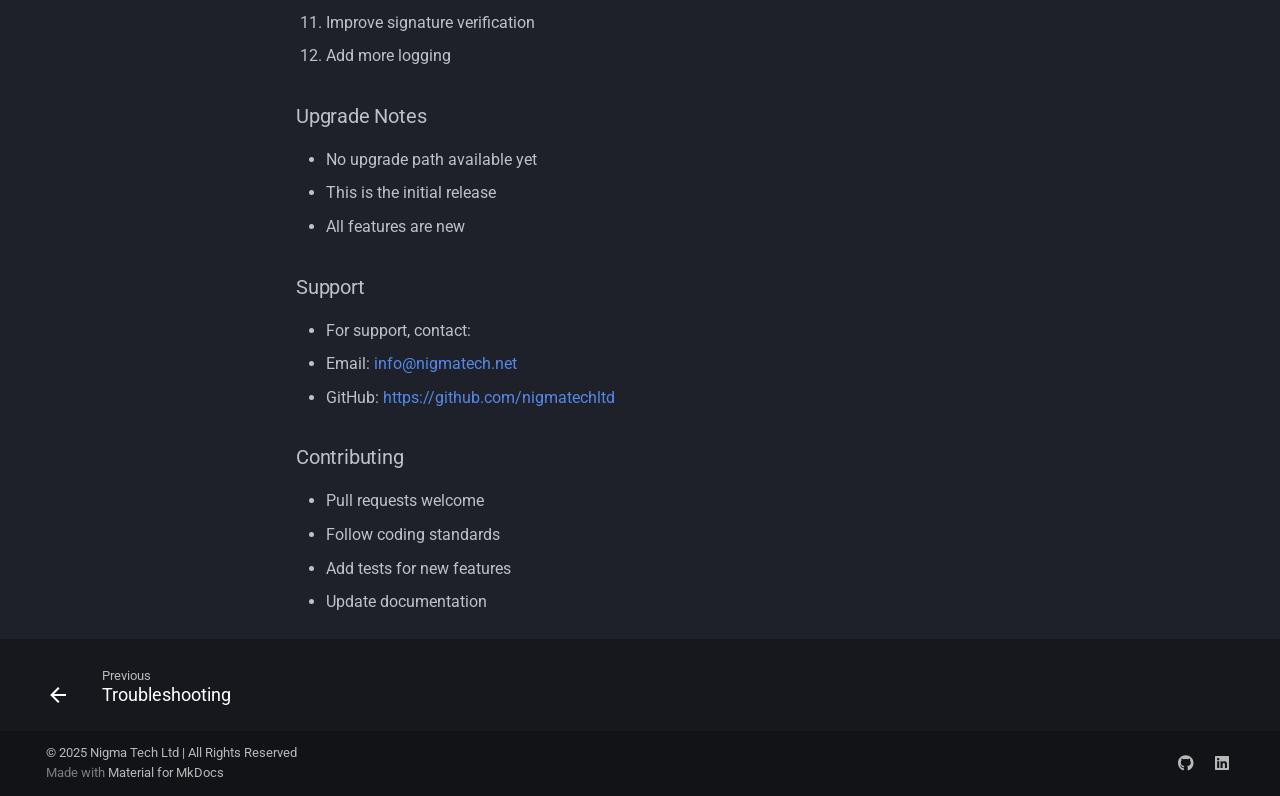
<file: site/changelog/index.html>
<!doctype html>
<html lang="en" class="no-js">
  <head>
    
      <meta charset="utf-8">
      <meta name="viewport" content="width=device-width,initial-scale=1">
      
        <meta name="description" content="Paystack Integration for ERPNext">
      
      
      
        <link rel="canonical" href="https://nigmatechltd.github.io/ntech_paystack/changelog/">
      
      
        <link rel="prev" href="../troubleshooting/">
      
      
      
      <link rel="icon" href="../assets/images/favicon.png">
      <meta name="generator" content="mkdocs-1.6.1, mkdocs-material-9.6.15">
    
    
      
        <title>Changelog - Ntech Paystack</title>
      
    
    
      <link rel="stylesheet" href="../assets/stylesheets/main.342714a4.min.css">
      
        
        <link rel="stylesheet" href="../assets/stylesheets/palette.06af60db.min.css">
      
      


    
    
      
    
    
      
        
        
        <link rel="preconnect" href="https://fonts.gstatic.com" crossorigin>
        <link rel="stylesheet" href="https://fonts.googleapis.com/css?family=Roboto:300,300i,400,400i,700,700i%7CRoboto+Mono:400,400i,700,700i&display=fallback">
        <style>:root{--md-text-font:"Roboto";--md-code-font:"Roboto Mono"}</style>
      
    
    
    <script>__md_scope=new URL("..",location),__md_hash=e=>[...e].reduce(((e,_)=>(e<<5)-e+_.charCodeAt(0)),0),__md_get=(e,_=localStorage,t=__md_scope)=>JSON.parse(_.getItem(t.pathname+"."+e)),__md_set=(e,_,t=localStorage,a=__md_scope)=>{try{t.setItem(a.pathname+"."+e,JSON.stringify(_))}catch(e){}}</script>
    
      
  


  
  

<script id="__analytics">function __md_analytics(){function e(){dataLayer.push(arguments)}window.dataLayer=window.dataLayer||[],e("js",new Date),e("config","UA-XXXXXXXXX-X"),document.addEventListener("DOMContentLoaded",(function(){document.forms.search&&document.forms.search.query.addEventListener("blur",(function(){this.value&&e("event","search",{search_term:this.value})}));document$.subscribe((function(){var t=document.forms.feedback;if(void 0!==t)for(var a of t.querySelectorAll("[type=submit]"))a.addEventListener("click",(function(a){a.preventDefault();var n=document.location.pathname,d=this.getAttribute("data-md-value");e("event","feedback",{page:n,data:d}),t.firstElementChild.disabled=!0;var r=t.querySelector(".md-feedback__note [data-md-value='"+d+"']");r&&(r.hidden=!1)})),t.hidden=!1})),location$.subscribe((function(t){e("config","UA-XXXXXXXXX-X",{page_path:t.pathname})}))}));var t=document.createElement("script");t.async=!0,t.src="https://www.googletagmanager.com/gtag/js?id=UA-XXXXXXXXX-X",document.getElementById("__analytics").insertAdjacentElement("afterEnd",t)}</script>
  
    <script>"undefined"!=typeof __md_analytics&&__md_analytics()</script>
  

    
    
    
  </head>
  
  
    
    
      
    
    
    
    
    <body dir="ltr" data-md-color-scheme="slate" data-md-color-primary="indigo" data-md-color-accent="indigo">
  
    
    <input class="md-toggle" data-md-toggle="drawer" type="checkbox" id="__drawer" autocomplete="off">
    <input class="md-toggle" data-md-toggle="search" type="checkbox" id="__search" autocomplete="off">
    <label class="md-overlay" for="__drawer"></label>
    <div data-md-component="skip">
      
        
        <a href="#changelog" class="md-skip">
          Skip to content
        </a>
      
    </div>
    <div data-md-component="announce">
      
    </div>
    
    
      

  

<header class="md-header md-header--shadow md-header--lifted" data-md-component="header">
  <nav class="md-header__inner md-grid" aria-label="Header">
    <a href=".." title="Ntech Paystack" class="md-header__button md-logo" aria-label="Ntech Paystack" data-md-component="logo">
      
  <img src="../assets/nigmatechnologies_logo.png" alt="logo">

    </a>
    <label class="md-header__button md-icon" for="__drawer">
      
      <svg xmlns="http://www.w3.org/2000/svg" viewBox="0 0 24 24"><path d="M3 6h18v2H3zm0 5h18v2H3zm0 5h18v2H3z"/></svg>
    </label>
    <div class="md-header__title" data-md-component="header-title">
      <div class="md-header__ellipsis">
        <div class="md-header__topic">
          <span class="md-ellipsis">
            Ntech Paystack
          </span>
        </div>
        <div class="md-header__topic" data-md-component="header-topic">
          <span class="md-ellipsis">
            
              Changelog
            
          </span>
        </div>
      </div>
    </div>
    
      
        <form class="md-header__option" data-md-component="palette">
  
    
    
    
    <input class="md-option" data-md-color-media="" data-md-color-scheme="slate" data-md-color-primary="indigo" data-md-color-accent="indigo"  aria-label="Switch to light mode"  type="radio" name="__palette" id="__palette_0">
    
      <label class="md-header__button md-icon" title="Switch to light mode" for="__palette_1" hidden>
        <svg xmlns="http://www.w3.org/2000/svg" viewBox="0 0 24 24"><path d="M12 2a7 7 0 0 0-7 7c0 2.38 1.19 4.47 3 5.74V17a1 1 0 0 0 1 1h6a1 1 0 0 0 1-1v-2.26c1.81-1.27 3-3.36 3-5.74a7 7 0 0 0-7-7M9 21a1 1 0 0 0 1 1h4a1 1 0 0 0 1-1v-1H9z"/></svg>
      </label>
    
  
    
    
    
    <input class="md-option" data-md-color-media="" data-md-color-scheme="default" data-md-color-primary="indigo" data-md-color-accent="indigo"  aria-label="Switch to dark mode"  type="radio" name="__palette" id="__palette_1">
    
      <label class="md-header__button md-icon" title="Switch to dark mode" for="__palette_0" hidden>
        <svg xmlns="http://www.w3.org/2000/svg" viewBox="0 0 24 24"><path d="M12 2a7 7 0 0 1 7 7c0 2.38-1.19 4.47-3 5.74V17a1 1 0 0 1-1 1H9a1 1 0 0 1-1-1v-2.26C6.19 13.47 5 11.38 5 9a7 7 0 0 1 7-7M9 21v-1h6v1a1 1 0 0 1-1 1h-4a1 1 0 0 1-1-1m3-17a5 5 0 0 0-5 5c0 2.05 1.23 3.81 3 4.58V16h4v-2.42c1.77-.77 3-2.53 3-4.58a5 5 0 0 0-5-5"/></svg>
      </label>
    
  
</form>
      
    
    
      <script>var palette=__md_get("__palette");if(palette&&palette.color){if("(prefers-color-scheme)"===palette.color.media){var media=matchMedia("(prefers-color-scheme: light)"),input=document.querySelector(media.matches?"[data-md-color-media='(prefers-color-scheme: light)']":"[data-md-color-media='(prefers-color-scheme: dark)']");palette.color.media=input.getAttribute("data-md-color-media"),palette.color.scheme=input.getAttribute("data-md-color-scheme"),palette.color.primary=input.getAttribute("data-md-color-primary"),palette.color.accent=input.getAttribute("data-md-color-accent")}for(var[key,value]of Object.entries(palette.color))document.body.setAttribute("data-md-color-"+key,value)}</script>
    
    
    
      
      
        <label class="md-header__button md-icon" for="__search">
          
          <svg xmlns="http://www.w3.org/2000/svg" viewBox="0 0 24 24"><path d="M9.5 3A6.5 6.5 0 0 1 16 9.5c0 1.61-.59 3.09-1.56 4.23l.27.27h.79l5 5-1.5 1.5-5-5v-.79l-.27-.27A6.52 6.52 0 0 1 9.5 16 6.5 6.5 0 0 1 3 9.5 6.5 6.5 0 0 1 9.5 3m0 2C7 5 5 7 5 9.5S7 14 9.5 14 14 12 14 9.5 12 5 9.5 5"/></svg>
        </label>
        <div class="md-search" data-md-component="search" role="dialog">
  <label class="md-search__overlay" for="__search"></label>
  <div class="md-search__inner" role="search">
    <form class="md-search__form" name="search">
      <input type="text" class="md-search__input" name="query" aria-label="Search" placeholder="Search" autocapitalize="off" autocorrect="off" autocomplete="off" spellcheck="false" data-md-component="search-query" required>
      <label class="md-search__icon md-icon" for="__search">
        
        <svg xmlns="http://www.w3.org/2000/svg" viewBox="0 0 24 24"><path d="M9.5 3A6.5 6.5 0 0 1 16 9.5c0 1.61-.59 3.09-1.56 4.23l.27.27h.79l5 5-1.5 1.5-5-5v-.79l-.27-.27A6.52 6.52 0 0 1 9.5 16 6.5 6.5 0 0 1 3 9.5 6.5 6.5 0 0 1 9.5 3m0 2C7 5 5 7 5 9.5S7 14 9.5 14 14 12 14 9.5 12 5 9.5 5"/></svg>
        
        <svg xmlns="http://www.w3.org/2000/svg" viewBox="0 0 24 24"><path d="M20 11v2H8l5.5 5.5-1.42 1.42L4.16 12l7.92-7.92L13.5 5.5 8 11z"/></svg>
      </label>
      <nav class="md-search__options" aria-label="Search">
        
          <a href="javascript:void(0)" class="md-search__icon md-icon" title="Share" aria-label="Share" data-clipboard data-clipboard-text="" data-md-component="search-share" tabindex="-1">
            
            <svg xmlns="http://www.w3.org/2000/svg" viewBox="0 0 24 24"><path d="M18 16.08c-.76 0-1.44.3-1.96.77L8.91 12.7c.05-.23.09-.46.09-.7s-.04-.47-.09-.7l7.05-4.11c.54.5 1.25.81 2.04.81a3 3 0 0 0 3-3 3 3 0 0 0-3-3 3 3 0 0 0-3 3c0 .24.04.47.09.7L8.04 9.81C7.5 9.31 6.79 9 6 9a3 3 0 0 0-3 3 3 3 0 0 0 3 3c.79 0 1.5-.31 2.04-.81l7.12 4.15c-.05.21-.08.43-.08.66 0 1.61 1.31 2.91 2.92 2.91s2.92-1.3 2.92-2.91A2.92 2.92 0 0 0 18 16.08"/></svg>
          </a>
        
        <button type="reset" class="md-search__icon md-icon" title="Clear" aria-label="Clear" tabindex="-1">
          
          <svg xmlns="http://www.w3.org/2000/svg" viewBox="0 0 24 24"><path d="M19 6.41 17.59 5 12 10.59 6.41 5 5 6.41 10.59 12 5 17.59 6.41 19 12 13.41 17.59 19 19 17.59 13.41 12z"/></svg>
        </button>
      </nav>
      
        <div class="md-search__suggest" data-md-component="search-suggest"></div>
      
    </form>
    <div class="md-search__output">
      <div class="md-search__scrollwrap" tabindex="0" data-md-scrollfix>
        <div class="md-search-result" data-md-component="search-result">
          <div class="md-search-result__meta">
            Initializing search
          </div>
          <ol class="md-search-result__list" role="presentation"></ol>
        </div>
      </div>
    </div>
  </div>
</div>
      
    
    
  </nav>
  
    
      
<nav class="md-tabs" aria-label="Tabs" data-md-component="tabs">
  <div class="md-grid">
    <ul class="md-tabs__list">
      
        
  
  
  
  
    <li class="md-tabs__item">
      <a href=".." class="md-tabs__link">
        
  
  
    
  
  Introduction

      </a>
    </li>
  

      
        
  
  
  
  
    <li class="md-tabs__item">
      <a href="../installation/" class="md-tabs__link">
        
  
  
    
  
  Installation & Setup

      </a>
    </li>
  

      
        
  
  
  
  
    <li class="md-tabs__item">
      <a href="../roles/" class="md-tabs__link">
        
  
  
    
  
  User Roles & Permissions

      </a>
    </li>
  

      
        
  
  
  
  
    <li class="md-tabs__item">
      <a href="../settings/" class="md-tabs__link">
        
  
  
    
  
  Paystack Settings

      </a>
    </li>
  

      
        
  
  
  
  
    <li class="md-tabs__item">
      <a href="../payment_flow/" class="md-tabs__link">
        
  
  
    
  
  Payment Request Flow

      </a>
    </li>
  

      
        
  
  
  
  
    <li class="md-tabs__item">
      <a href="../api/" class="md-tabs__link">
        
  
  
    
  
  API Reference

      </a>
    </li>
  

      
        
  
  
  
  
    <li class="md-tabs__item">
      <a href="../developer_guide/" class="md-tabs__link">
        
  
  
    
  
  Developer Guide

      </a>
    </li>
  

      
        
  
  
  
  
    <li class="md-tabs__item">
      <a href="../troubleshooting/" class="md-tabs__link">
        
  
  
    
  
  Troubleshooting

      </a>
    </li>
  

      
        
  
  
  
    
  
  
    <li class="md-tabs__item md-tabs__item--active">
      <a href="./" class="md-tabs__link">
        
  
  
    
  
  Changelog

      </a>
    </li>
  

      
    </ul>
  </div>
</nav>
    
  
</header>
    
    <div class="md-container" data-md-component="container">
      
      
        
      
      <main class="md-main" data-md-component="main">
        <div class="md-main__inner md-grid">
          
            
              
              <div class="md-sidebar md-sidebar--primary" data-md-component="sidebar" data-md-type="navigation" >
                <div class="md-sidebar__scrollwrap">
                  <div class="md-sidebar__inner">
                    


  


  

<nav class="md-nav md-nav--primary md-nav--lifted md-nav--integrated" aria-label="Navigation" data-md-level="0">
  <label class="md-nav__title" for="__drawer">
    <a href=".." title="Ntech Paystack" class="md-nav__button md-logo" aria-label="Ntech Paystack" data-md-component="logo">
      
  <img src="../assets/nigmatechnologies_logo.png" alt="logo">

    </a>
    Ntech Paystack
  </label>
  
  <ul class="md-nav__list" data-md-scrollfix>
    
      
      
  
  
  
  
    <li class="md-nav__item">
      <a href=".." class="md-nav__link">
        
  
  
  <span class="md-ellipsis">
    Introduction
    
  </span>
  

      </a>
    </li>
  

    
      
      
  
  
  
  
    <li class="md-nav__item">
      <a href="../installation/" class="md-nav__link">
        
  
  
  <span class="md-ellipsis">
    Installation & Setup
    
  </span>
  

      </a>
    </li>
  

    
      
      
  
  
  
  
    <li class="md-nav__item">
      <a href="../roles/" class="md-nav__link">
        
  
  
  <span class="md-ellipsis">
    User Roles & Permissions
    
  </span>
  

      </a>
    </li>
  

    
      
      
  
  
  
  
    <li class="md-nav__item">
      <a href="../settings/" class="md-nav__link">
        
  
  
  <span class="md-ellipsis">
    Paystack Settings
    
  </span>
  

      </a>
    </li>
  

    
      
      
  
  
  
  
    <li class="md-nav__item">
      <a href="../payment_flow/" class="md-nav__link">
        
  
  
  <span class="md-ellipsis">
    Payment Request Flow
    
  </span>
  

      </a>
    </li>
  

    
      
      
  
  
  
  
    <li class="md-nav__item">
      <a href="../api/" class="md-nav__link">
        
  
  
  <span class="md-ellipsis">
    API Reference
    
  </span>
  

      </a>
    </li>
  

    
      
      
  
  
  
  
    <li class="md-nav__item">
      <a href="../developer_guide/" class="md-nav__link">
        
  
  
  <span class="md-ellipsis">
    Developer Guide
    
  </span>
  

      </a>
    </li>
  

    
      
      
  
  
  
  
    <li class="md-nav__item">
      <a href="../troubleshooting/" class="md-nav__link">
        
  
  
  <span class="md-ellipsis">
    Troubleshooting
    
  </span>
  

      </a>
    </li>
  

    
      
      
  
  
    
  
  
  
    <li class="md-nav__item md-nav__item--active">
      
      <input class="md-nav__toggle md-toggle" type="checkbox" id="__toc">
      
      
        
      
      
        <label class="md-nav__link md-nav__link--active" for="__toc">
          
  
  
  <span class="md-ellipsis">
    Changelog
    
  </span>
  

          <span class="md-nav__icon md-icon"></span>
        </label>
      
      <a href="./" class="md-nav__link md-nav__link--active">
        
  
  
  <span class="md-ellipsis">
    Changelog
    
  </span>
  

      </a>
      
        

<nav class="md-nav md-nav--secondary" aria-label="Table of contents">
  
  
  
    
  
  
    <label class="md-nav__title" for="__toc">
      <span class="md-nav__icon md-icon"></span>
      Table of contents
    </label>
    <ul class="md-nav__list" data-md-component="toc" data-md-scrollfix>
      
        <li class="md-nav__item">
  <a href="#version-001-2025-07-16" class="md-nav__link">
    <span class="md-ellipsis">
      Version 0.0.1 (2025-07-16)
    </span>
  </a>
  
    <nav class="md-nav" aria-label="Version 0.0.1 (2025-07-16)">
      <ul class="md-nav__list">
        
          <li class="md-nav__item">
  <a href="#initial-release" class="md-nav__link">
    <span class="md-ellipsis">
      Initial Release
    </span>
  </a>
  
</li>
        
          <li class="md-nav__item">
  <a href="#features" class="md-nav__link">
    <span class="md-ellipsis">
      Features
    </span>
  </a>
  
</li>
        
          <li class="md-nav__item">
  <a href="#known-issues" class="md-nav__link">
    <span class="md-ellipsis">
      Known Issues
    </span>
  </a>
  
</li>
        
          <li class="md-nav__item">
  <a href="#planned-improvements" class="md-nav__link">
    <span class="md-ellipsis">
      Planned Improvements
    </span>
  </a>
  
</li>
        
          <li class="md-nav__item">
  <a href="#upgrade-notes" class="md-nav__link">
    <span class="md-ellipsis">
      Upgrade Notes
    </span>
  </a>
  
</li>
        
          <li class="md-nav__item">
  <a href="#support" class="md-nav__link">
    <span class="md-ellipsis">
      Support
    </span>
  </a>
  
</li>
        
          <li class="md-nav__item">
  <a href="#contributing" class="md-nav__link">
    <span class="md-ellipsis">
      Contributing
    </span>
  </a>
  
</li>
        
      </ul>
    </nav>
  
</li>
      
    </ul>
  
</nav>
      
    </li>
  

    
  </ul>
</nav>
                  </div>
                </div>
              </div>
            
            
          
          
            <div class="md-content" data-md-component="content">
              <article class="md-content__inner md-typeset">
                
                  


  
  


<h1 id="changelog">Changelog<a class="headerlink" href="#changelog" title="Permanent link">&para;</a></h1>
<h2 id="version-001-2025-07-16">Version 0.0.1 (2025-07-16)<a class="headerlink" href="#version-001-2025-07-16" title="Permanent link">&para;</a></h2>
<h3 id="initial-release">Initial Release<a class="headerlink" href="#initial-release" title="Permanent link">&para;</a></h3>
<ul>
<li>Initial implementation of Paystack integration</li>
<li>Basic payment processing</li>
<li>Webhook handling</li>
<li>Payment request generation</li>
<li>Basic documentation</li>
</ul>
<h3 id="features">Features<a class="headerlink" href="#features" title="Permanent link">&para;</a></h3>
<ul>
<li>Basic Paystack payment processing</li>
<li>Webhook integration</li>
<li>Payment request generation</li>
<li>Basic error handling</li>
<li>Initial documentation</li>
</ul>
<h3 id="known-issues">Known Issues<a class="headerlink" href="#known-issues" title="Permanent link">&para;</a></h3>
<ol>
<li><strong>Webhook Processing</strong></li>
<li>Limited error handling</li>
<li>No retry mechanism</li>
<li>
<p>Basic logging</p>
</li>
<li>
<p><strong>Payment Processing</strong></p>
</li>
<li>Basic validation</li>
<li>No custom hooks</li>
<li>
<p>Limited error handling</p>
</li>
<li>
<p><strong>Security</strong></p>
</li>
<li>Basic signature verification</li>
<li>No IP whitelisting</li>
<li>Limited logging</li>
</ol>
<h3 id="planned-improvements">Planned Improvements<a class="headerlink" href="#planned-improvements" title="Permanent link">&para;</a></h3>
<ol>
<li><strong>Webhook Enhancements</strong></li>
<li>Add retry mechanism</li>
<li>Improve error handling</li>
<li>
<p>Add detailed logging</p>
</li>
<li>
<p><strong>Payment Processing</strong></p>
</li>
<li>Add custom hooks</li>
<li>Improve validation</li>
<li>
<p>Add more error handling</p>
</li>
<li>
<p><strong>Security</strong></p>
</li>
<li>Add IP whitelisting</li>
<li>Improve signature verification</li>
<li>Add more logging</li>
</ol>
<h3 id="upgrade-notes">Upgrade Notes<a class="headerlink" href="#upgrade-notes" title="Permanent link">&para;</a></h3>
<ul>
<li>No upgrade path available yet</li>
<li>This is the initial release</li>
<li>All features are new</li>
</ul>
<h3 id="support">Support<a class="headerlink" href="#support" title="Permanent link">&para;</a></h3>
<ul>
<li>For support, contact:</li>
<li>Email: <a href="&#109;&#97;&#105;&#108;&#116;&#111;&#58;&#105;&#110;&#102;&#111;&#64;&#110;&#105;&#103;&#109;&#97;&#116;&#101;&#99;&#104;&#46;&#110;&#101;&#116;">&#105;&#110;&#102;&#111;&#64;&#110;&#105;&#103;&#109;&#97;&#116;&#101;&#99;&#104;&#46;&#110;&#101;&#116;</a></li>
<li>GitHub: <a href="https://github.com/nigmatechltd">https://github.com/nigmatechltd</a></li>
</ul>
<h3 id="contributing">Contributing<a class="headerlink" href="#contributing" title="Permanent link">&para;</a></h3>
<ul>
<li>Pull requests welcome</li>
<li>Follow coding standards</li>
<li>Add tests for new features</li>
<li>Update documentation</li>
</ul>









  




                
              </article>
            </div>
          
          
  <script>var tabs=__md_get("__tabs");if(Array.isArray(tabs))e:for(var set of document.querySelectorAll(".tabbed-set")){var labels=set.querySelector(".tabbed-labels");for(var tab of tabs)for(var label of labels.getElementsByTagName("label"))if(label.innerText.trim()===tab){var input=document.getElementById(label.htmlFor);input.checked=!0;continue e}}</script>

<script>var target=document.getElementById(location.hash.slice(1));target&&target.name&&(target.checked=target.name.startsWith("__tabbed_"))</script>
        </div>
        
          <button type="button" class="md-top md-icon" data-md-component="top" hidden>
  
  <svg xmlns="http://www.w3.org/2000/svg" viewBox="0 0 24 24"><path d="M13 20h-2V8l-5.5 5.5-1.42-1.42L12 4.16l7.92 7.92-1.42 1.42L13 8z"/></svg>
  Back to top
</button>
        
      </main>
      
        <footer class="md-footer">
  
    
      
      <nav class="md-footer__inner md-grid" aria-label="Footer" >
        
          
          <a href="../troubleshooting/" class="md-footer__link md-footer__link--prev" aria-label="Previous: Troubleshooting">
            <div class="md-footer__button md-icon">
              
              <svg xmlns="http://www.w3.org/2000/svg" viewBox="0 0 24 24"><path d="M20 11v2H8l5.5 5.5-1.42 1.42L4.16 12l7.92-7.92L13.5 5.5 8 11z"/></svg>
            </div>
            <div class="md-footer__title">
              <span class="md-footer__direction">
                Previous
              </span>
              <div class="md-ellipsis">
                Troubleshooting
              </div>
            </div>
          </a>
        
        
      </nav>
    
  
  <div class="md-footer-meta md-typeset">
    <div class="md-footer-meta__inner md-grid">
      <div class="md-copyright">
  
    <div class="md-copyright__highlight">
      © 2025 <a href="https://github.com/nigmatechltd" target="_blank" rel="noopener">Nigma Tech Ltd</a> | All Rights Reserved
    </div>
  
  
    Made with
    <a href="https://squidfunk.github.io/mkdocs-material/" target="_blank" rel="noopener">
      Material for MkDocs
    </a>
  
</div>
      
        <div class="md-social">
  
    
    
    
    
      
      
    
    <a href="https://github.com/nigmatechltd" target="_blank" rel="noopener" title="github.com" class="md-social__link">
      <svg xmlns="http://www.w3.org/2000/svg" viewBox="0 0 496 512"><!--! Font Awesome Free 6.7.2 by @fontawesome - https://fontawesome.com License - https://fontawesome.com/license/free (Icons: CC BY 4.0, Fonts: SIL OFL 1.1, Code: MIT License) Copyright 2024 Fonticons, Inc.--><path d="M165.9 397.4c0 2-2.3 3.6-5.2 3.6-3.3.3-5.6-1.3-5.6-3.6 0-2 2.3-3.6 5.2-3.6 3-.3 5.6 1.3 5.6 3.6m-31.1-4.5c-.7 2 1.3 4.3 4.3 4.9 2.6 1 5.6 0 6.2-2s-1.3-4.3-4.3-5.2c-2.6-.7-5.5.3-6.2 2.3m44.2-1.7c-2.9.7-4.9 2.6-4.6 4.9.3 2 2.9 3.3 5.9 2.6 2.9-.7 4.9-2.6 4.6-4.6-.3-1.9-3-3.2-5.9-2.9M244.8 8C106.1 8 0 113.3 0 252c0 110.9 69.8 205.8 169.5 239.2 12.8 2.3 17.3-5.6 17.3-12.1 0-6.2-.3-40.4-.3-61.4 0 0-70 15-84.7-29.8 0 0-11.4-29.1-27.8-36.6 0 0-22.9-15.7 1.6-15.4 0 0 24.9 2 38.6 25.8 21.9 38.6 58.6 27.5 72.9 20.9 2.3-16 8.8-27.1 16-33.7-55.9-6.2-112.3-14.3-112.3-110.5 0-27.5 7.6-41.3 23.6-58.9-2.6-6.5-11.1-33.3 2.6-67.9 20.9-6.5 69 27 69 27 20-5.6 41.5-8.5 62.8-8.5s42.8 2.9 62.8 8.5c0 0 48.1-33.6 69-27 13.7 34.7 5.2 61.4 2.6 67.9 16 17.7 25.8 31.5 25.8 58.9 0 96.5-58.9 104.2-114.8 110.5 9.2 7.9 17 22.9 17 46.4 0 33.7-.3 75.4-.3 83.6 0 6.5 4.6 14.4 17.3 12.1C428.2 457.8 496 362.9 496 252 496 113.3 383.5 8 244.8 8M97.2 352.9c-1.3 1-1 3.3.7 5.2 1.6 1.6 3.9 2.3 5.2 1 1.3-1 1-3.3-.7-5.2-1.6-1.6-3.9-2.3-5.2-1m-10.8-8.1c-.7 1.3.3 2.9 2.3 3.9 1.6 1 3.6.7 4.3-.7.7-1.3-.3-2.9-2.3-3.9-2-.6-3.6-.3-4.3.7m32.4 35.6c-1.6 1.3-1 4.3 1.3 6.2 2.3 2.3 5.2 2.6 6.5 1 1.3-1.3.7-4.3-1.3-6.2-2.2-2.3-5.2-2.6-6.5-1m-11.4-14.7c-1.6 1-1.6 3.6 0 5.9s4.3 3.3 5.6 2.3c1.6-1.3 1.6-3.9 0-6.2-1.4-2.3-4-3.3-5.6-2"/></svg>
    </a>
  
    
    
    
    
      
      
    
    <a href="https://www.linkedin.com/company/nigmatechltd" target="_blank" rel="noopener" title="www.linkedin.com" class="md-social__link">
      <svg xmlns="http://www.w3.org/2000/svg" viewBox="0 0 448 512"><!--! Font Awesome Free 6.7.2 by @fontawesome - https://fontawesome.com License - https://fontawesome.com/license/free (Icons: CC BY 4.0, Fonts: SIL OFL 1.1, Code: MIT License) Copyright 2024 Fonticons, Inc.--><path d="M416 32H31.9C14.3 32 0 46.5 0 64.3v383.4C0 465.5 14.3 480 31.9 480H416c17.6 0 32-14.5 32-32.3V64.3c0-17.8-14.4-32.3-32-32.3M135.4 416H69V202.2h66.5V416zm-33.2-243c-21.3 0-38.5-17.3-38.5-38.5S80.9 96 102.2 96c21.2 0 38.5 17.3 38.5 38.5 0 21.3-17.2 38.5-38.5 38.5m282.1 243h-66.4V312c0-24.8-.5-56.7-34.5-56.7-34.6 0-39.9 27-39.9 54.9V416h-66.4V202.2h63.7v29.2h.9c8.9-16.8 30.6-34.5 62.9-34.5 67.2 0 79.7 44.3 79.7 101.9z"/></svg>
    </a>
  
</div>
      
    </div>
  </div>
</footer>
      
    </div>
    <div class="md-dialog" data-md-component="dialog">
      <div class="md-dialog__inner md-typeset"></div>
    </div>
    
    
    
      
      <script id="__config" type="application/json">{"base": "..", "features": ["navigation.tabs", "navigation.tabs.sticky", "navigation.indexes", "navigation.top", "navigation.footer", "search.highlight", "search.suggest", "search.share", "content.code.annotation", "content.code.copy", "content.code.multiline", "content.tables", "content.tabs.link", "toc.integrate"], "search": "../assets/javascripts/workers/search.d50fe291.min.js", "tags": null, "translations": {"clipboard.copied": "Copied to clipboard", "clipboard.copy": "Copy to clipboard", "search.result.more.one": "1 more on this page", "search.result.more.other": "# more on this page", "search.result.none": "No matching documents", "search.result.one": "1 matching document", "search.result.other": "# matching documents", "search.result.placeholder": "Type to start searching", "search.result.term.missing": "Missing", "select.version": "Select version"}, "version": null}</script>
    
    
      <script src="../assets/javascripts/bundle.56ea9cef.min.js"></script>
      
    
  </body>
</html>
</file>
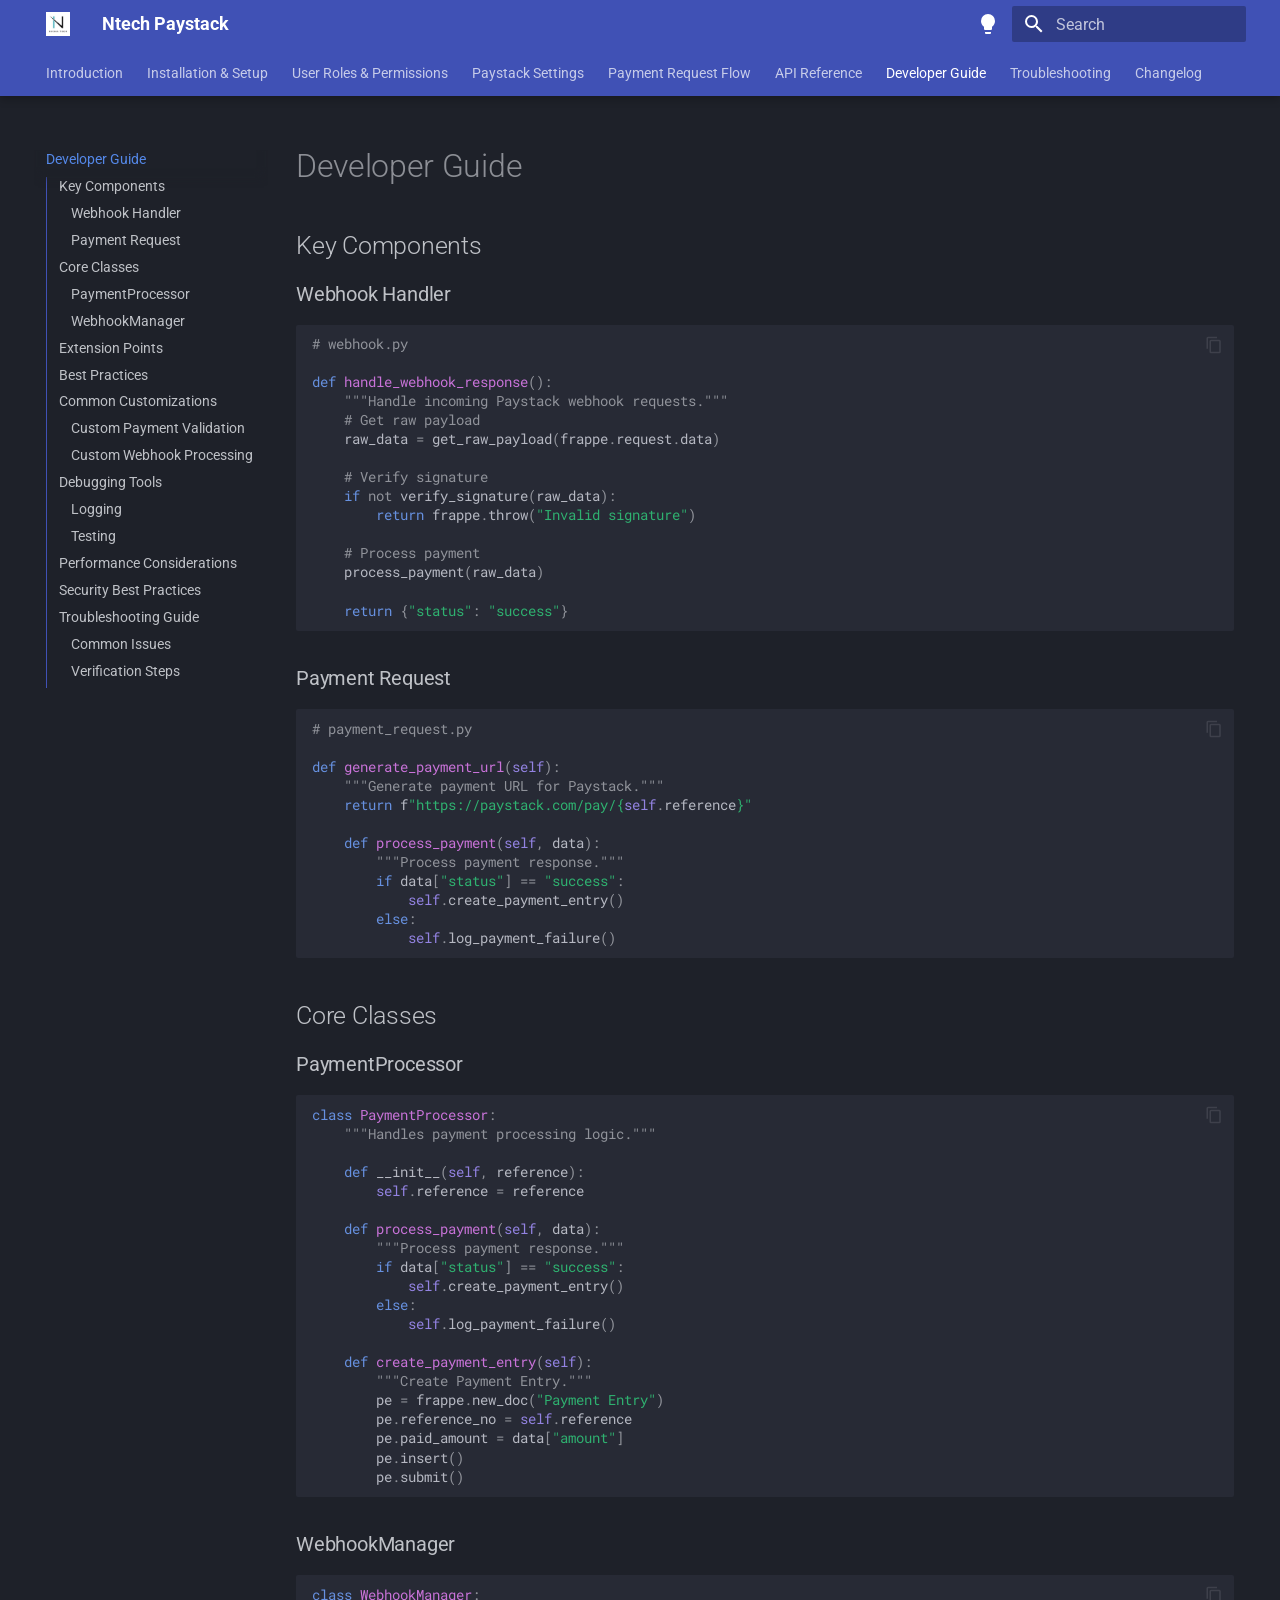
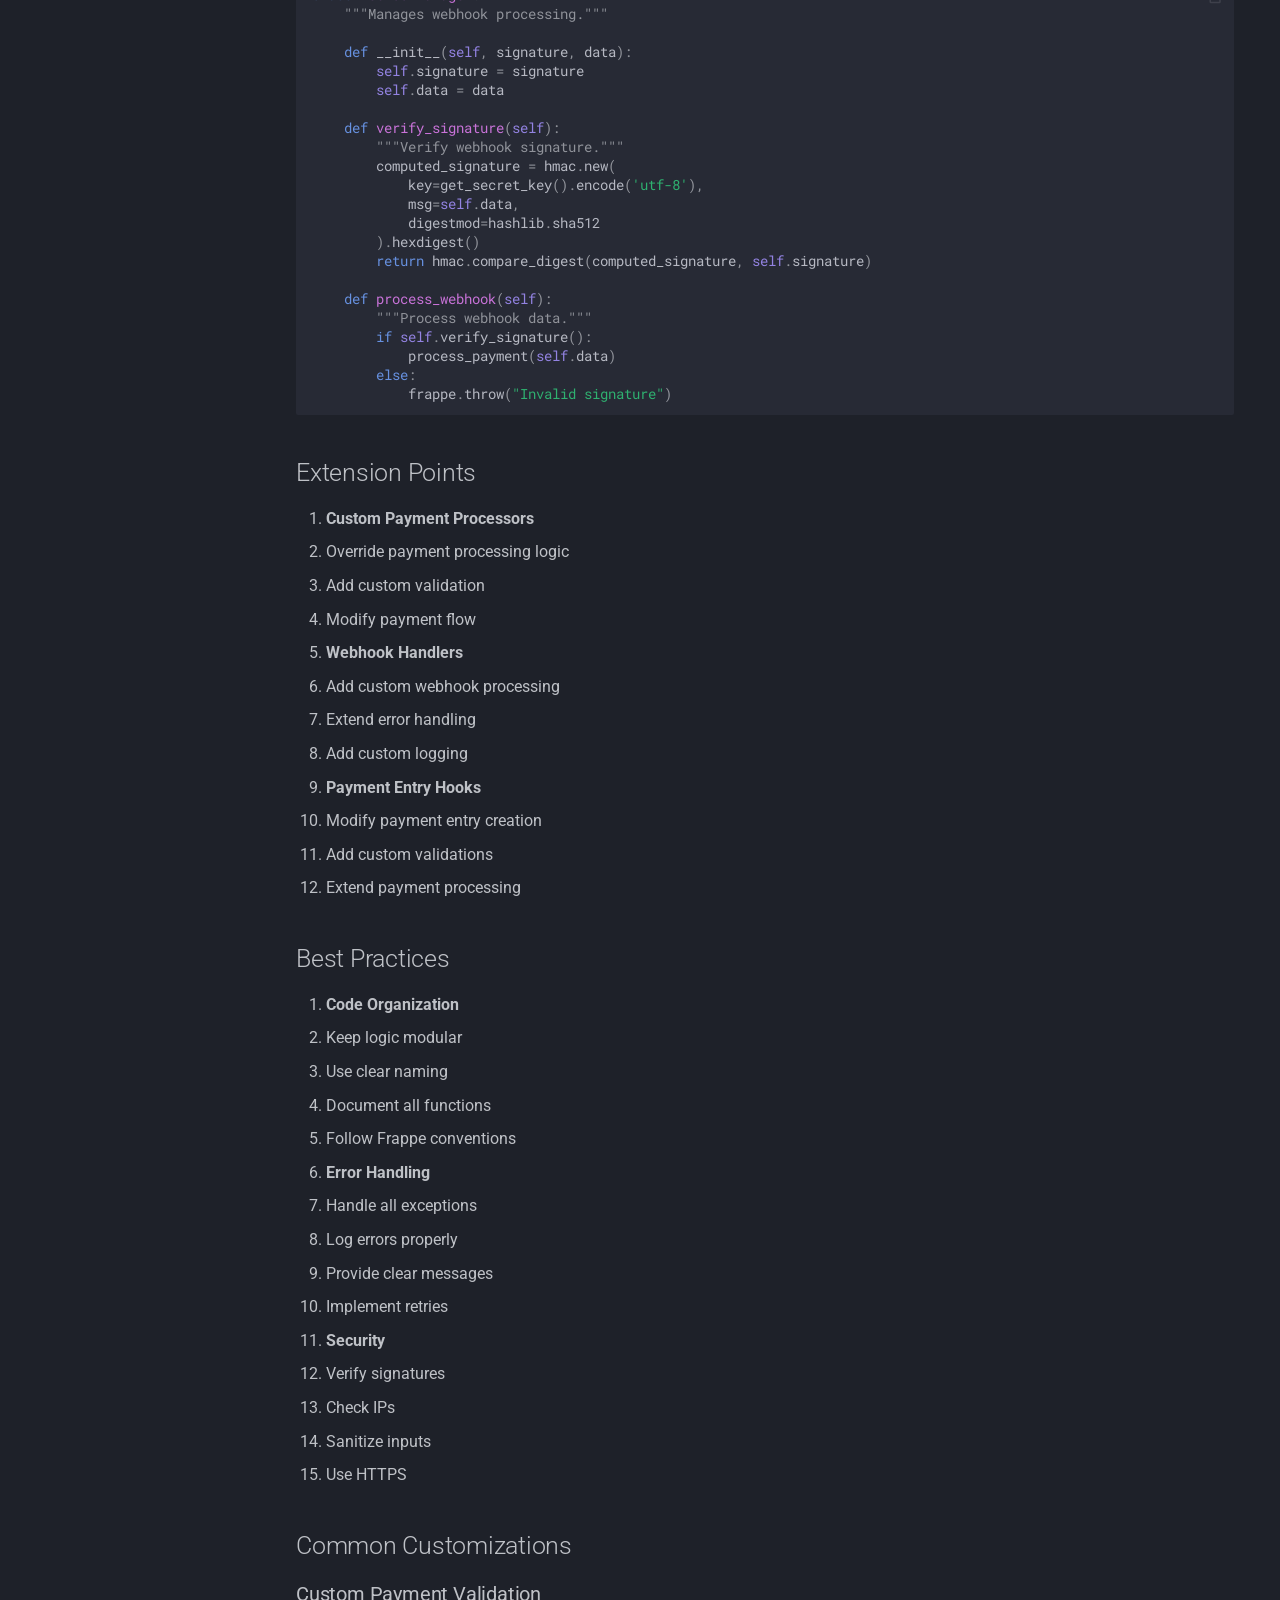
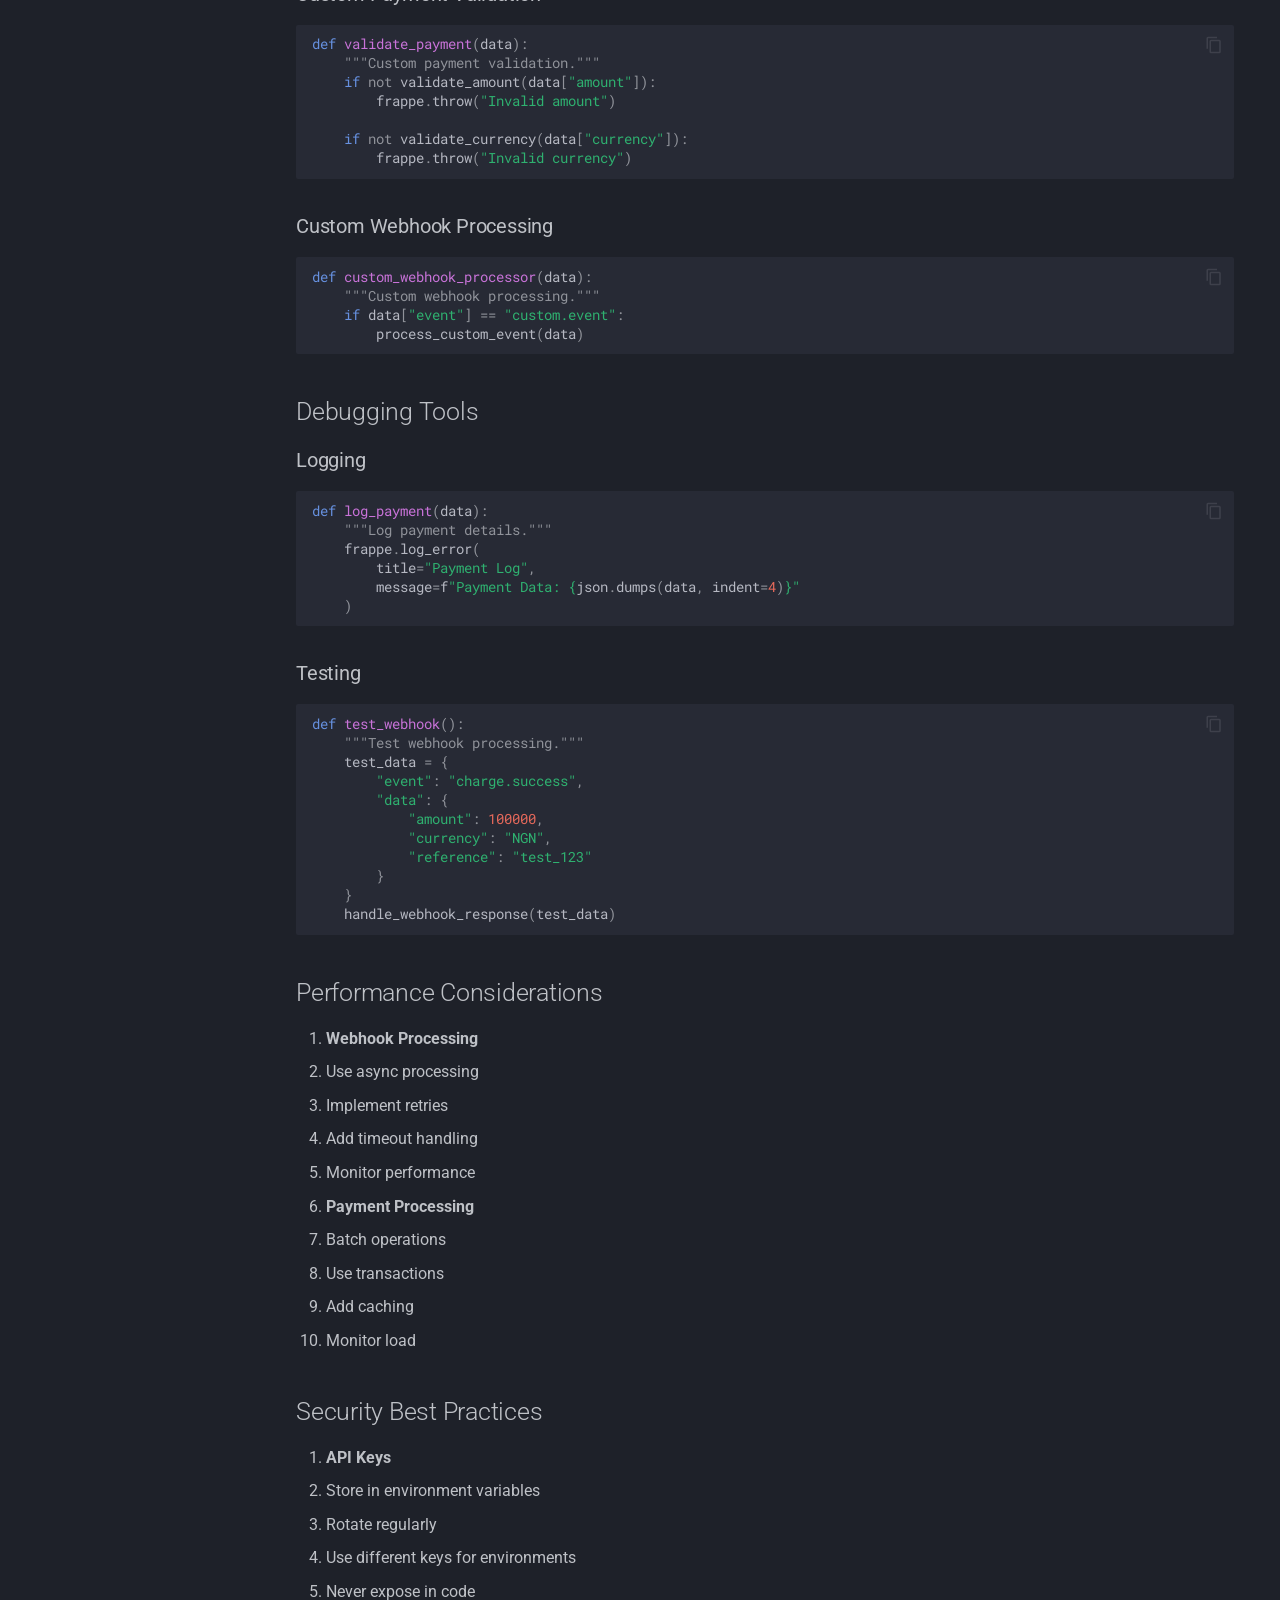
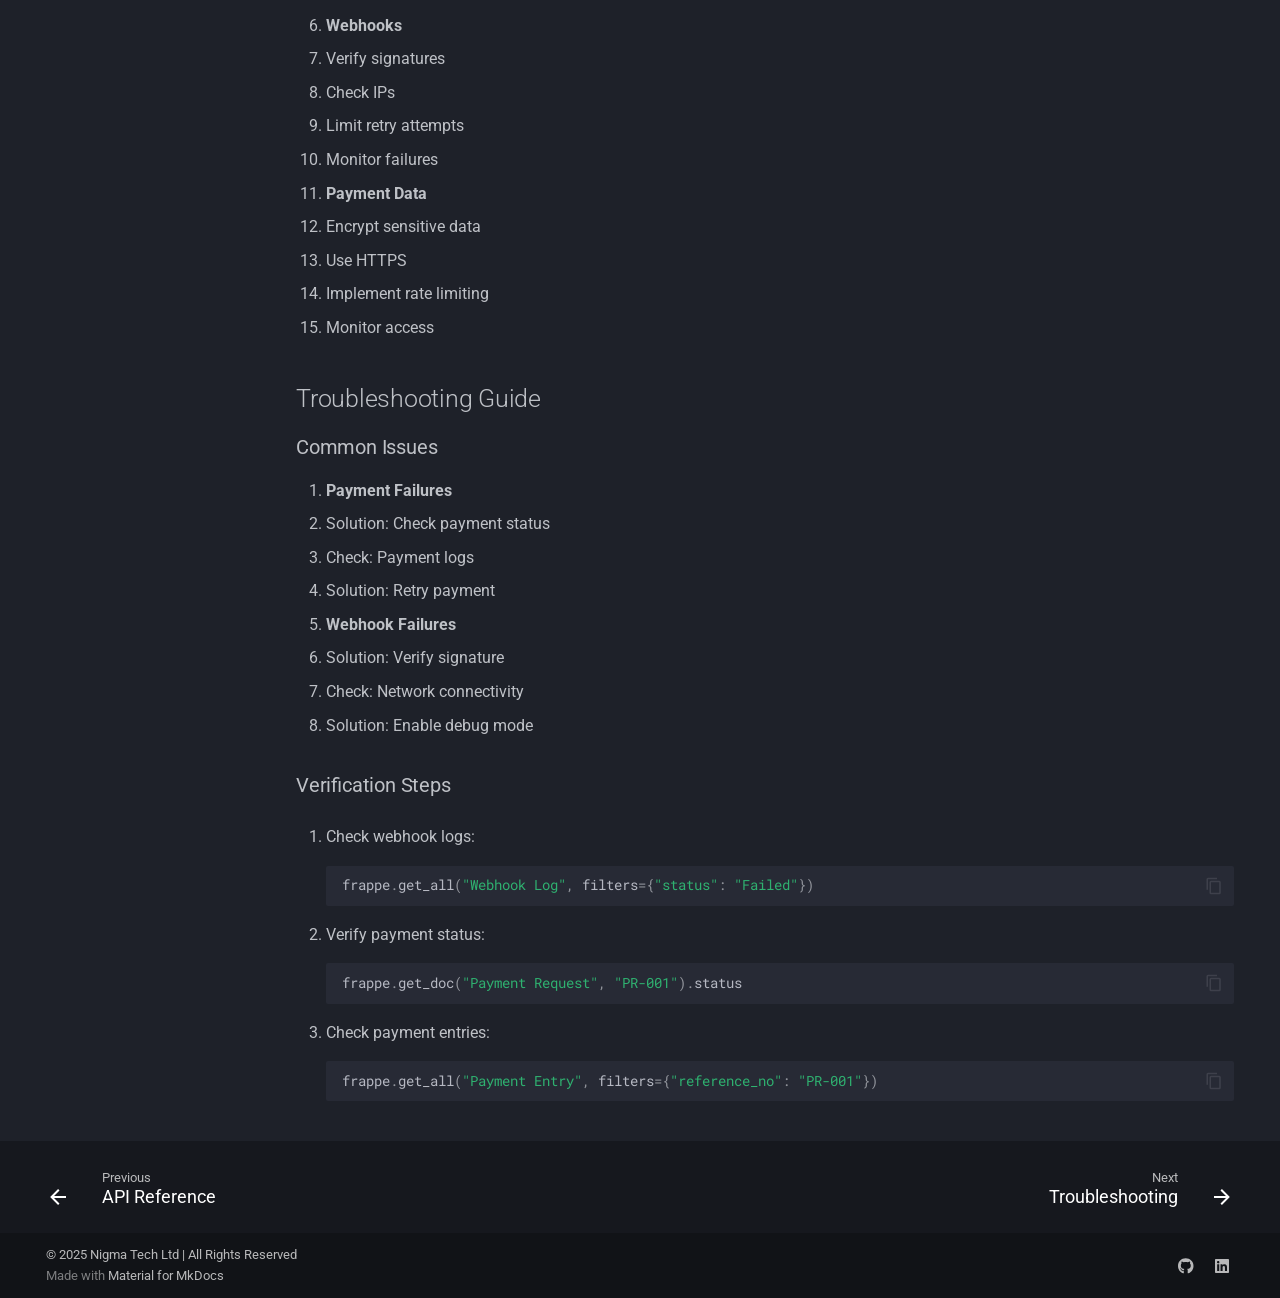
<file: site/developer_guide/index.html>
<!doctype html>
<html lang="en" class="no-js">
  <head>
    
      <meta charset="utf-8">
      <meta name="viewport" content="width=device-width,initial-scale=1">
      
        <meta name="description" content="Paystack Integration for ERPNext">
      
      
      
        <link rel="canonical" href="https://nigmatechltd.github.io/ntech_paystack/developer_guide/">
      
      
        <link rel="prev" href="../api/">
      
      
        <link rel="next" href="../troubleshooting/">
      
      
      <link rel="icon" href="../assets/images/favicon.png">
      <meta name="generator" content="mkdocs-1.6.1, mkdocs-material-9.6.15">
    
    
      
        <title>Developer Guide - Ntech Paystack</title>
      
    
    
      <link rel="stylesheet" href="../assets/stylesheets/main.342714a4.min.css">
      
        
        <link rel="stylesheet" href="../assets/stylesheets/palette.06af60db.min.css">
      
      


    
    
      
    
    
      
        
        
        <link rel="preconnect" href="https://fonts.gstatic.com" crossorigin>
        <link rel="stylesheet" href="https://fonts.googleapis.com/css?family=Roboto:300,300i,400,400i,700,700i%7CRoboto+Mono:400,400i,700,700i&display=fallback">
        <style>:root{--md-text-font:"Roboto";--md-code-font:"Roboto Mono"}</style>
      
    
    
    <script>__md_scope=new URL("..",location),__md_hash=e=>[...e].reduce(((e,_)=>(e<<5)-e+_.charCodeAt(0)),0),__md_get=(e,_=localStorage,t=__md_scope)=>JSON.parse(_.getItem(t.pathname+"."+e)),__md_set=(e,_,t=localStorage,a=__md_scope)=>{try{t.setItem(a.pathname+"."+e,JSON.stringify(_))}catch(e){}}</script>
    
      
  


  
  

<script id="__analytics">function __md_analytics(){function e(){dataLayer.push(arguments)}window.dataLayer=window.dataLayer||[],e("js",new Date),e("config","UA-XXXXXXXXX-X"),document.addEventListener("DOMContentLoaded",(function(){document.forms.search&&document.forms.search.query.addEventListener("blur",(function(){this.value&&e("event","search",{search_term:this.value})}));document$.subscribe((function(){var t=document.forms.feedback;if(void 0!==t)for(var a of t.querySelectorAll("[type=submit]"))a.addEventListener("click",(function(a){a.preventDefault();var n=document.location.pathname,d=this.getAttribute("data-md-value");e("event","feedback",{page:n,data:d}),t.firstElementChild.disabled=!0;var r=t.querySelector(".md-feedback__note [data-md-value='"+d+"']");r&&(r.hidden=!1)})),t.hidden=!1})),location$.subscribe((function(t){e("config","UA-XXXXXXXXX-X",{page_path:t.pathname})}))}));var t=document.createElement("script");t.async=!0,t.src="https://www.googletagmanager.com/gtag/js?id=UA-XXXXXXXXX-X",document.getElementById("__analytics").insertAdjacentElement("afterEnd",t)}</script>
  
    <script>"undefined"!=typeof __md_analytics&&__md_analytics()</script>
  

    
    
    
  </head>
  
  
    
    
      
    
    
    
    
    <body dir="ltr" data-md-color-scheme="slate" data-md-color-primary="indigo" data-md-color-accent="indigo">
  
    
    <input class="md-toggle" data-md-toggle="drawer" type="checkbox" id="__drawer" autocomplete="off">
    <input class="md-toggle" data-md-toggle="search" type="checkbox" id="__search" autocomplete="off">
    <label class="md-overlay" for="__drawer"></label>
    <div data-md-component="skip">
      
        
        <a href="#developer-guide" class="md-skip">
          Skip to content
        </a>
      
    </div>
    <div data-md-component="announce">
      
    </div>
    
    
      

  

<header class="md-header md-header--shadow md-header--lifted" data-md-component="header">
  <nav class="md-header__inner md-grid" aria-label="Header">
    <a href=".." title="Ntech Paystack" class="md-header__button md-logo" aria-label="Ntech Paystack" data-md-component="logo">
      
  <img src="../assets/nigmatechnologies_logo.png" alt="logo">

    </a>
    <label class="md-header__button md-icon" for="__drawer">
      
      <svg xmlns="http://www.w3.org/2000/svg" viewBox="0 0 24 24"><path d="M3 6h18v2H3zm0 5h18v2H3zm0 5h18v2H3z"/></svg>
    </label>
    <div class="md-header__title" data-md-component="header-title">
      <div class="md-header__ellipsis">
        <div class="md-header__topic">
          <span class="md-ellipsis">
            Ntech Paystack
          </span>
        </div>
        <div class="md-header__topic" data-md-component="header-topic">
          <span class="md-ellipsis">
            
              Developer Guide
            
          </span>
        </div>
      </div>
    </div>
    
      
        <form class="md-header__option" data-md-component="palette">
  
    
    
    
    <input class="md-option" data-md-color-media="" data-md-color-scheme="slate" data-md-color-primary="indigo" data-md-color-accent="indigo"  aria-label="Switch to light mode"  type="radio" name="__palette" id="__palette_0">
    
      <label class="md-header__button md-icon" title="Switch to light mode" for="__palette_1" hidden>
        <svg xmlns="http://www.w3.org/2000/svg" viewBox="0 0 24 24"><path d="M12 2a7 7 0 0 0-7 7c0 2.38 1.19 4.47 3 5.74V17a1 1 0 0 0 1 1h6a1 1 0 0 0 1-1v-2.26c1.81-1.27 3-3.36 3-5.74a7 7 0 0 0-7-7M9 21a1 1 0 0 0 1 1h4a1 1 0 0 0 1-1v-1H9z"/></svg>
      </label>
    
  
    
    
    
    <input class="md-option" data-md-color-media="" data-md-color-scheme="default" data-md-color-primary="indigo" data-md-color-accent="indigo"  aria-label="Switch to dark mode"  type="radio" name="__palette" id="__palette_1">
    
      <label class="md-header__button md-icon" title="Switch to dark mode" for="__palette_0" hidden>
        <svg xmlns="http://www.w3.org/2000/svg" viewBox="0 0 24 24"><path d="M12 2a7 7 0 0 1 7 7c0 2.38-1.19 4.47-3 5.74V17a1 1 0 0 1-1 1H9a1 1 0 0 1-1-1v-2.26C6.19 13.47 5 11.38 5 9a7 7 0 0 1 7-7M9 21v-1h6v1a1 1 0 0 1-1 1h-4a1 1 0 0 1-1-1m3-17a5 5 0 0 0-5 5c0 2.05 1.23 3.81 3 4.58V16h4v-2.42c1.77-.77 3-2.53 3-4.58a5 5 0 0 0-5-5"/></svg>
      </label>
    
  
</form>
      
    
    
      <script>var palette=__md_get("__palette");if(palette&&palette.color){if("(prefers-color-scheme)"===palette.color.media){var media=matchMedia("(prefers-color-scheme: light)"),input=document.querySelector(media.matches?"[data-md-color-media='(prefers-color-scheme: light)']":"[data-md-color-media='(prefers-color-scheme: dark)']");palette.color.media=input.getAttribute("data-md-color-media"),palette.color.scheme=input.getAttribute("data-md-color-scheme"),palette.color.primary=input.getAttribute("data-md-color-primary"),palette.color.accent=input.getAttribute("data-md-color-accent")}for(var[key,value]of Object.entries(palette.color))document.body.setAttribute("data-md-color-"+key,value)}</script>
    
    
    
      
      
        <label class="md-header__button md-icon" for="__search">
          
          <svg xmlns="http://www.w3.org/2000/svg" viewBox="0 0 24 24"><path d="M9.5 3A6.5 6.5 0 0 1 16 9.5c0 1.61-.59 3.09-1.56 4.23l.27.27h.79l5 5-1.5 1.5-5-5v-.79l-.27-.27A6.52 6.52 0 0 1 9.5 16 6.5 6.5 0 0 1 3 9.5 6.5 6.5 0 0 1 9.5 3m0 2C7 5 5 7 5 9.5S7 14 9.5 14 14 12 14 9.5 12 5 9.5 5"/></svg>
        </label>
        <div class="md-search" data-md-component="search" role="dialog">
  <label class="md-search__overlay" for="__search"></label>
  <div class="md-search__inner" role="search">
    <form class="md-search__form" name="search">
      <input type="text" class="md-search__input" name="query" aria-label="Search" placeholder="Search" autocapitalize="off" autocorrect="off" autocomplete="off" spellcheck="false" data-md-component="search-query" required>
      <label class="md-search__icon md-icon" for="__search">
        
        <svg xmlns="http://www.w3.org/2000/svg" viewBox="0 0 24 24"><path d="M9.5 3A6.5 6.5 0 0 1 16 9.5c0 1.61-.59 3.09-1.56 4.23l.27.27h.79l5 5-1.5 1.5-5-5v-.79l-.27-.27A6.52 6.52 0 0 1 9.5 16 6.5 6.5 0 0 1 3 9.5 6.5 6.5 0 0 1 9.5 3m0 2C7 5 5 7 5 9.5S7 14 9.5 14 14 12 14 9.5 12 5 9.5 5"/></svg>
        
        <svg xmlns="http://www.w3.org/2000/svg" viewBox="0 0 24 24"><path d="M20 11v2H8l5.5 5.5-1.42 1.42L4.16 12l7.92-7.92L13.5 5.5 8 11z"/></svg>
      </label>
      <nav class="md-search__options" aria-label="Search">
        
          <a href="javascript:void(0)" class="md-search__icon md-icon" title="Share" aria-label="Share" data-clipboard data-clipboard-text="" data-md-component="search-share" tabindex="-1">
            
            <svg xmlns="http://www.w3.org/2000/svg" viewBox="0 0 24 24"><path d="M18 16.08c-.76 0-1.44.3-1.96.77L8.91 12.7c.05-.23.09-.46.09-.7s-.04-.47-.09-.7l7.05-4.11c.54.5 1.25.81 2.04.81a3 3 0 0 0 3-3 3 3 0 0 0-3-3 3 3 0 0 0-3 3c0 .24.04.47.09.7L8.04 9.81C7.5 9.31 6.79 9 6 9a3 3 0 0 0-3 3 3 3 0 0 0 3 3c.79 0 1.5-.31 2.04-.81l7.12 4.15c-.05.21-.08.43-.08.66 0 1.61 1.31 2.91 2.92 2.91s2.92-1.3 2.92-2.91A2.92 2.92 0 0 0 18 16.08"/></svg>
          </a>
        
        <button type="reset" class="md-search__icon md-icon" title="Clear" aria-label="Clear" tabindex="-1">
          
          <svg xmlns="http://www.w3.org/2000/svg" viewBox="0 0 24 24"><path d="M19 6.41 17.59 5 12 10.59 6.41 5 5 6.41 10.59 12 5 17.59 6.41 19 12 13.41 17.59 19 19 17.59 13.41 12z"/></svg>
        </button>
      </nav>
      
        <div class="md-search__suggest" data-md-component="search-suggest"></div>
      
    </form>
    <div class="md-search__output">
      <div class="md-search__scrollwrap" tabindex="0" data-md-scrollfix>
        <div class="md-search-result" data-md-component="search-result">
          <div class="md-search-result__meta">
            Initializing search
          </div>
          <ol class="md-search-result__list" role="presentation"></ol>
        </div>
      </div>
    </div>
  </div>
</div>
      
    
    
  </nav>
  
    
      
<nav class="md-tabs" aria-label="Tabs" data-md-component="tabs">
  <div class="md-grid">
    <ul class="md-tabs__list">
      
        
  
  
  
  
    <li class="md-tabs__item">
      <a href=".." class="md-tabs__link">
        
  
  
    
  
  Introduction

      </a>
    </li>
  

      
        
  
  
  
  
    <li class="md-tabs__item">
      <a href="../installation/" class="md-tabs__link">
        
  
  
    
  
  Installation & Setup

      </a>
    </li>
  

      
        
  
  
  
  
    <li class="md-tabs__item">
      <a href="../roles/" class="md-tabs__link">
        
  
  
    
  
  User Roles & Permissions

      </a>
    </li>
  

      
        
  
  
  
  
    <li class="md-tabs__item">
      <a href="../settings/" class="md-tabs__link">
        
  
  
    
  
  Paystack Settings

      </a>
    </li>
  

      
        
  
  
  
  
    <li class="md-tabs__item">
      <a href="../payment_flow/" class="md-tabs__link">
        
  
  
    
  
  Payment Request Flow

      </a>
    </li>
  

      
        
  
  
  
  
    <li class="md-tabs__item">
      <a href="../api/" class="md-tabs__link">
        
  
  
    
  
  API Reference

      </a>
    </li>
  

      
        
  
  
  
    
  
  
    <li class="md-tabs__item md-tabs__item--active">
      <a href="./" class="md-tabs__link">
        
  
  
    
  
  Developer Guide

      </a>
    </li>
  

      
        
  
  
  
  
    <li class="md-tabs__item">
      <a href="../troubleshooting/" class="md-tabs__link">
        
  
  
    
  
  Troubleshooting

      </a>
    </li>
  

      
        
  
  
  
  
    <li class="md-tabs__item">
      <a href="../changelog/" class="md-tabs__link">
        
  
  
    
  
  Changelog

      </a>
    </li>
  

      
    </ul>
  </div>
</nav>
    
  
</header>
    
    <div class="md-container" data-md-component="container">
      
      
        
      
      <main class="md-main" data-md-component="main">
        <div class="md-main__inner md-grid">
          
            
              
              <div class="md-sidebar md-sidebar--primary" data-md-component="sidebar" data-md-type="navigation" >
                <div class="md-sidebar__scrollwrap">
                  <div class="md-sidebar__inner">
                    


  


  

<nav class="md-nav md-nav--primary md-nav--lifted md-nav--integrated" aria-label="Navigation" data-md-level="0">
  <label class="md-nav__title" for="__drawer">
    <a href=".." title="Ntech Paystack" class="md-nav__button md-logo" aria-label="Ntech Paystack" data-md-component="logo">
      
  <img src="../assets/nigmatechnologies_logo.png" alt="logo">

    </a>
    Ntech Paystack
  </label>
  
  <ul class="md-nav__list" data-md-scrollfix>
    
      
      
  
  
  
  
    <li class="md-nav__item">
      <a href=".." class="md-nav__link">
        
  
  
  <span class="md-ellipsis">
    Introduction
    
  </span>
  

      </a>
    </li>
  

    
      
      
  
  
  
  
    <li class="md-nav__item">
      <a href="../installation/" class="md-nav__link">
        
  
  
  <span class="md-ellipsis">
    Installation & Setup
    
  </span>
  

      </a>
    </li>
  

    
      
      
  
  
  
  
    <li class="md-nav__item">
      <a href="../roles/" class="md-nav__link">
        
  
  
  <span class="md-ellipsis">
    User Roles & Permissions
    
  </span>
  

      </a>
    </li>
  

    
      
      
  
  
  
  
    <li class="md-nav__item">
      <a href="../settings/" class="md-nav__link">
        
  
  
  <span class="md-ellipsis">
    Paystack Settings
    
  </span>
  

      </a>
    </li>
  

    
      
      
  
  
  
  
    <li class="md-nav__item">
      <a href="../payment_flow/" class="md-nav__link">
        
  
  
  <span class="md-ellipsis">
    Payment Request Flow
    
  </span>
  

      </a>
    </li>
  

    
      
      
  
  
  
  
    <li class="md-nav__item">
      <a href="../api/" class="md-nav__link">
        
  
  
  <span class="md-ellipsis">
    API Reference
    
  </span>
  

      </a>
    </li>
  

    
      
      
  
  
    
  
  
  
    <li class="md-nav__item md-nav__item--active">
      
      <input class="md-nav__toggle md-toggle" type="checkbox" id="__toc">
      
      
        
      
      
        <label class="md-nav__link md-nav__link--active" for="__toc">
          
  
  
  <span class="md-ellipsis">
    Developer Guide
    
  </span>
  

          <span class="md-nav__icon md-icon"></span>
        </label>
      
      <a href="./" class="md-nav__link md-nav__link--active">
        
  
  
  <span class="md-ellipsis">
    Developer Guide
    
  </span>
  

      </a>
      
        

<nav class="md-nav md-nav--secondary" aria-label="Table of contents">
  
  
  
    
  
  
    <label class="md-nav__title" for="__toc">
      <span class="md-nav__icon md-icon"></span>
      Table of contents
    </label>
    <ul class="md-nav__list" data-md-component="toc" data-md-scrollfix>
      
        <li class="md-nav__item">
  <a href="#key-components" class="md-nav__link">
    <span class="md-ellipsis">
      Key Components
    </span>
  </a>
  
    <nav class="md-nav" aria-label="Key Components">
      <ul class="md-nav__list">
        
          <li class="md-nav__item">
  <a href="#webhook-handler" class="md-nav__link">
    <span class="md-ellipsis">
      Webhook Handler
    </span>
  </a>
  
</li>
        
          <li class="md-nav__item">
  <a href="#payment-request" class="md-nav__link">
    <span class="md-ellipsis">
      Payment Request
    </span>
  </a>
  
</li>
        
      </ul>
    </nav>
  
</li>
      
        <li class="md-nav__item">
  <a href="#core-classes" class="md-nav__link">
    <span class="md-ellipsis">
      Core Classes
    </span>
  </a>
  
    <nav class="md-nav" aria-label="Core Classes">
      <ul class="md-nav__list">
        
          <li class="md-nav__item">
  <a href="#paymentprocessor" class="md-nav__link">
    <span class="md-ellipsis">
      PaymentProcessor
    </span>
  </a>
  
</li>
        
          <li class="md-nav__item">
  <a href="#webhookmanager" class="md-nav__link">
    <span class="md-ellipsis">
      WebhookManager
    </span>
  </a>
  
</li>
        
      </ul>
    </nav>
  
</li>
      
        <li class="md-nav__item">
  <a href="#extension-points" class="md-nav__link">
    <span class="md-ellipsis">
      Extension Points
    </span>
  </a>
  
</li>
      
        <li class="md-nav__item">
  <a href="#best-practices" class="md-nav__link">
    <span class="md-ellipsis">
      Best Practices
    </span>
  </a>
  
</li>
      
        <li class="md-nav__item">
  <a href="#common-customizations" class="md-nav__link">
    <span class="md-ellipsis">
      Common Customizations
    </span>
  </a>
  
    <nav class="md-nav" aria-label="Common Customizations">
      <ul class="md-nav__list">
        
          <li class="md-nav__item">
  <a href="#custom-payment-validation" class="md-nav__link">
    <span class="md-ellipsis">
      Custom Payment Validation
    </span>
  </a>
  
</li>
        
          <li class="md-nav__item">
  <a href="#custom-webhook-processing" class="md-nav__link">
    <span class="md-ellipsis">
      Custom Webhook Processing
    </span>
  </a>
  
</li>
        
      </ul>
    </nav>
  
</li>
      
        <li class="md-nav__item">
  <a href="#debugging-tools" class="md-nav__link">
    <span class="md-ellipsis">
      Debugging Tools
    </span>
  </a>
  
    <nav class="md-nav" aria-label="Debugging Tools">
      <ul class="md-nav__list">
        
          <li class="md-nav__item">
  <a href="#logging" class="md-nav__link">
    <span class="md-ellipsis">
      Logging
    </span>
  </a>
  
</li>
        
          <li class="md-nav__item">
  <a href="#testing" class="md-nav__link">
    <span class="md-ellipsis">
      Testing
    </span>
  </a>
  
</li>
        
      </ul>
    </nav>
  
</li>
      
        <li class="md-nav__item">
  <a href="#performance-considerations" class="md-nav__link">
    <span class="md-ellipsis">
      Performance Considerations
    </span>
  </a>
  
</li>
      
        <li class="md-nav__item">
  <a href="#security-best-practices" class="md-nav__link">
    <span class="md-ellipsis">
      Security Best Practices
    </span>
  </a>
  
</li>
      
        <li class="md-nav__item">
  <a href="#troubleshooting-guide" class="md-nav__link">
    <span class="md-ellipsis">
      Troubleshooting Guide
    </span>
  </a>
  
    <nav class="md-nav" aria-label="Troubleshooting Guide">
      <ul class="md-nav__list">
        
          <li class="md-nav__item">
  <a href="#common-issues" class="md-nav__link">
    <span class="md-ellipsis">
      Common Issues
    </span>
  </a>
  
</li>
        
          <li class="md-nav__item">
  <a href="#verification-steps" class="md-nav__link">
    <span class="md-ellipsis">
      Verification Steps
    </span>
  </a>
  
</li>
        
      </ul>
    </nav>
  
</li>
      
    </ul>
  
</nav>
      
    </li>
  

    
      
      
  
  
  
  
    <li class="md-nav__item">
      <a href="../troubleshooting/" class="md-nav__link">
        
  
  
  <span class="md-ellipsis">
    Troubleshooting
    
  </span>
  

      </a>
    </li>
  

    
      
      
  
  
  
  
    <li class="md-nav__item">
      <a href="../changelog/" class="md-nav__link">
        
  
  
  <span class="md-ellipsis">
    Changelog
    
  </span>
  

      </a>
    </li>
  

    
  </ul>
</nav>
                  </div>
                </div>
              </div>
            
            
          
          
            <div class="md-content" data-md-component="content">
              <article class="md-content__inner md-typeset">
                
                  


  
  


<h1 id="developer-guide">Developer Guide<a class="headerlink" href="#developer-guide" title="Permanent link">&para;</a></h1>
<h2 id="key-components">Key Components<a class="headerlink" href="#key-components" title="Permanent link">&para;</a></h2>
<h3 id="webhook-handler">Webhook Handler<a class="headerlink" href="#webhook-handler" title="Permanent link">&para;</a></h3>
<div class="highlight"><pre><span></span><code><span class="c1"># webhook.py</span>

<span class="k">def</span><span class="w"> </span><span class="nf">handle_webhook_response</span><span class="p">():</span>
<span class="w">    </span><span class="sd">&quot;&quot;&quot;Handle incoming Paystack webhook requests.&quot;&quot;&quot;</span>
    <span class="c1"># Get raw payload</span>
    <span class="n">raw_data</span> <span class="o">=</span> <span class="n">get_raw_payload</span><span class="p">(</span><span class="n">frappe</span><span class="o">.</span><span class="n">request</span><span class="o">.</span><span class="n">data</span><span class="p">)</span>

    <span class="c1"># Verify signature</span>
    <span class="k">if</span> <span class="ow">not</span> <span class="n">verify_signature</span><span class="p">(</span><span class="n">raw_data</span><span class="p">):</span>
        <span class="k">return</span> <span class="n">frappe</span><span class="o">.</span><span class="n">throw</span><span class="p">(</span><span class="s2">&quot;Invalid signature&quot;</span><span class="p">)</span>

    <span class="c1"># Process payment</span>
    <span class="n">process_payment</span><span class="p">(</span><span class="n">raw_data</span><span class="p">)</span>

    <span class="k">return</span> <span class="p">{</span><span class="s2">&quot;status&quot;</span><span class="p">:</span> <span class="s2">&quot;success&quot;</span><span class="p">}</span>
</code></pre></div>
<h3 id="payment-request">Payment Request<a class="headerlink" href="#payment-request" title="Permanent link">&para;</a></h3>
<div class="highlight"><pre><span></span><code><span class="c1"># payment_request.py</span>

<span class="k">def</span><span class="w"> </span><span class="nf">generate_payment_url</span><span class="p">(</span><span class="bp">self</span><span class="p">):</span>
<span class="w">    </span><span class="sd">&quot;&quot;&quot;Generate payment URL for Paystack.&quot;&quot;&quot;</span>
    <span class="k">return</span> <span class="sa">f</span><span class="s2">&quot;https://paystack.com/pay/</span><span class="si">{</span><span class="bp">self</span><span class="o">.</span><span class="n">reference</span><span class="si">}</span><span class="s2">&quot;</span>

    <span class="k">def</span><span class="w"> </span><span class="nf">process_payment</span><span class="p">(</span><span class="bp">self</span><span class="p">,</span> <span class="n">data</span><span class="p">):</span>
<span class="w">        </span><span class="sd">&quot;&quot;&quot;Process payment response.&quot;&quot;&quot;</span>
        <span class="k">if</span> <span class="n">data</span><span class="p">[</span><span class="s2">&quot;status&quot;</span><span class="p">]</span> <span class="o">==</span> <span class="s2">&quot;success&quot;</span><span class="p">:</span>
            <span class="bp">self</span><span class="o">.</span><span class="n">create_payment_entry</span><span class="p">()</span>
        <span class="k">else</span><span class="p">:</span>
            <span class="bp">self</span><span class="o">.</span><span class="n">log_payment_failure</span><span class="p">()</span>
</code></pre></div>
<h2 id="core-classes">Core Classes<a class="headerlink" href="#core-classes" title="Permanent link">&para;</a></h2>
<h3 id="paymentprocessor">PaymentProcessor<a class="headerlink" href="#paymentprocessor" title="Permanent link">&para;</a></h3>
<div class="highlight"><pre><span></span><code><span class="k">class</span><span class="w"> </span><span class="nc">PaymentProcessor</span><span class="p">:</span>
<span class="w">    </span><span class="sd">&quot;&quot;&quot;Handles payment processing logic.&quot;&quot;&quot;</span>

    <span class="k">def</span><span class="w"> </span><span class="fm">__init__</span><span class="p">(</span><span class="bp">self</span><span class="p">,</span> <span class="n">reference</span><span class="p">):</span>
        <span class="bp">self</span><span class="o">.</span><span class="n">reference</span> <span class="o">=</span> <span class="n">reference</span>

    <span class="k">def</span><span class="w"> </span><span class="nf">process_payment</span><span class="p">(</span><span class="bp">self</span><span class="p">,</span> <span class="n">data</span><span class="p">):</span>
<span class="w">        </span><span class="sd">&quot;&quot;&quot;Process payment response.&quot;&quot;&quot;</span>
        <span class="k">if</span> <span class="n">data</span><span class="p">[</span><span class="s2">&quot;status&quot;</span><span class="p">]</span> <span class="o">==</span> <span class="s2">&quot;success&quot;</span><span class="p">:</span>
            <span class="bp">self</span><span class="o">.</span><span class="n">create_payment_entry</span><span class="p">()</span>
        <span class="k">else</span><span class="p">:</span>
            <span class="bp">self</span><span class="o">.</span><span class="n">log_payment_failure</span><span class="p">()</span>

    <span class="k">def</span><span class="w"> </span><span class="nf">create_payment_entry</span><span class="p">(</span><span class="bp">self</span><span class="p">):</span>
<span class="w">        </span><span class="sd">&quot;&quot;&quot;Create Payment Entry.&quot;&quot;&quot;</span>
        <span class="n">pe</span> <span class="o">=</span> <span class="n">frappe</span><span class="o">.</span><span class="n">new_doc</span><span class="p">(</span><span class="s2">&quot;Payment Entry&quot;</span><span class="p">)</span>
        <span class="n">pe</span><span class="o">.</span><span class="n">reference_no</span> <span class="o">=</span> <span class="bp">self</span><span class="o">.</span><span class="n">reference</span>
        <span class="n">pe</span><span class="o">.</span><span class="n">paid_amount</span> <span class="o">=</span> <span class="n">data</span><span class="p">[</span><span class="s2">&quot;amount&quot;</span><span class="p">]</span>
        <span class="n">pe</span><span class="o">.</span><span class="n">insert</span><span class="p">()</span>
        <span class="n">pe</span><span class="o">.</span><span class="n">submit</span><span class="p">()</span>
</code></pre></div>
<h3 id="webhookmanager">WebhookManager<a class="headerlink" href="#webhookmanager" title="Permanent link">&para;</a></h3>
<div class="highlight"><pre><span></span><code><span class="k">class</span><span class="w"> </span><span class="nc">WebhookManager</span><span class="p">:</span>
<span class="w">    </span><span class="sd">&quot;&quot;&quot;Manages webhook processing.&quot;&quot;&quot;</span>

    <span class="k">def</span><span class="w"> </span><span class="fm">__init__</span><span class="p">(</span><span class="bp">self</span><span class="p">,</span> <span class="n">signature</span><span class="p">,</span> <span class="n">data</span><span class="p">):</span>
        <span class="bp">self</span><span class="o">.</span><span class="n">signature</span> <span class="o">=</span> <span class="n">signature</span>
        <span class="bp">self</span><span class="o">.</span><span class="n">data</span> <span class="o">=</span> <span class="n">data</span>

    <span class="k">def</span><span class="w"> </span><span class="nf">verify_signature</span><span class="p">(</span><span class="bp">self</span><span class="p">):</span>
<span class="w">        </span><span class="sd">&quot;&quot;&quot;Verify webhook signature.&quot;&quot;&quot;</span>
        <span class="n">computed_signature</span> <span class="o">=</span> <span class="n">hmac</span><span class="o">.</span><span class="n">new</span><span class="p">(</span>
            <span class="n">key</span><span class="o">=</span><span class="n">get_secret_key</span><span class="p">()</span><span class="o">.</span><span class="n">encode</span><span class="p">(</span><span class="s1">&#39;utf-8&#39;</span><span class="p">),</span>
            <span class="n">msg</span><span class="o">=</span><span class="bp">self</span><span class="o">.</span><span class="n">data</span><span class="p">,</span>
            <span class="n">digestmod</span><span class="o">=</span><span class="n">hashlib</span><span class="o">.</span><span class="n">sha512</span>
        <span class="p">)</span><span class="o">.</span><span class="n">hexdigest</span><span class="p">()</span>
        <span class="k">return</span> <span class="n">hmac</span><span class="o">.</span><span class="n">compare_digest</span><span class="p">(</span><span class="n">computed_signature</span><span class="p">,</span> <span class="bp">self</span><span class="o">.</span><span class="n">signature</span><span class="p">)</span>

    <span class="k">def</span><span class="w"> </span><span class="nf">process_webhook</span><span class="p">(</span><span class="bp">self</span><span class="p">):</span>
<span class="w">        </span><span class="sd">&quot;&quot;&quot;Process webhook data.&quot;&quot;&quot;</span>
        <span class="k">if</span> <span class="bp">self</span><span class="o">.</span><span class="n">verify_signature</span><span class="p">():</span>
            <span class="n">process_payment</span><span class="p">(</span><span class="bp">self</span><span class="o">.</span><span class="n">data</span><span class="p">)</span>
        <span class="k">else</span><span class="p">:</span>
            <span class="n">frappe</span><span class="o">.</span><span class="n">throw</span><span class="p">(</span><span class="s2">&quot;Invalid signature&quot;</span><span class="p">)</span>
</code></pre></div>
<h2 id="extension-points">Extension Points<a class="headerlink" href="#extension-points" title="Permanent link">&para;</a></h2>
<ol>
<li><strong>Custom Payment Processors</strong></li>
<li>Override payment processing logic</li>
<li>Add custom validation</li>
<li>
<p>Modify payment flow</p>
</li>
<li>
<p><strong>Webhook Handlers</strong></p>
</li>
<li>Add custom webhook processing</li>
<li>Extend error handling</li>
<li>
<p>Add custom logging</p>
</li>
<li>
<p><strong>Payment Entry Hooks</strong></p>
</li>
<li>Modify payment entry creation</li>
<li>Add custom validations</li>
<li>Extend payment processing</li>
</ol>
<h2 id="best-practices">Best Practices<a class="headerlink" href="#best-practices" title="Permanent link">&para;</a></h2>
<ol>
<li><strong>Code Organization</strong></li>
<li>Keep logic modular</li>
<li>Use clear naming</li>
<li>Document all functions</li>
<li>
<p>Follow Frappe conventions</p>
</li>
<li>
<p><strong>Error Handling</strong></p>
</li>
<li>Handle all exceptions</li>
<li>Log errors properly</li>
<li>Provide clear messages</li>
<li>
<p>Implement retries</p>
</li>
<li>
<p><strong>Security</strong></p>
</li>
<li>Verify signatures</li>
<li>Check IPs</li>
<li>Sanitize inputs</li>
<li>Use HTTPS</li>
</ol>
<h2 id="common-customizations">Common Customizations<a class="headerlink" href="#common-customizations" title="Permanent link">&para;</a></h2>
<h3 id="custom-payment-validation">Custom Payment Validation<a class="headerlink" href="#custom-payment-validation" title="Permanent link">&para;</a></h3>
<div class="highlight"><pre><span></span><code><span class="k">def</span><span class="w"> </span><span class="nf">validate_payment</span><span class="p">(</span><span class="n">data</span><span class="p">):</span>
<span class="w">    </span><span class="sd">&quot;&quot;&quot;Custom payment validation.&quot;&quot;&quot;</span>
    <span class="k">if</span> <span class="ow">not</span> <span class="n">validate_amount</span><span class="p">(</span><span class="n">data</span><span class="p">[</span><span class="s2">&quot;amount&quot;</span><span class="p">]):</span>
        <span class="n">frappe</span><span class="o">.</span><span class="n">throw</span><span class="p">(</span><span class="s2">&quot;Invalid amount&quot;</span><span class="p">)</span>

    <span class="k">if</span> <span class="ow">not</span> <span class="n">validate_currency</span><span class="p">(</span><span class="n">data</span><span class="p">[</span><span class="s2">&quot;currency&quot;</span><span class="p">]):</span>
        <span class="n">frappe</span><span class="o">.</span><span class="n">throw</span><span class="p">(</span><span class="s2">&quot;Invalid currency&quot;</span><span class="p">)</span>
</code></pre></div>
<h3 id="custom-webhook-processing">Custom Webhook Processing<a class="headerlink" href="#custom-webhook-processing" title="Permanent link">&para;</a></h3>
<div class="highlight"><pre><span></span><code><span class="k">def</span><span class="w"> </span><span class="nf">custom_webhook_processor</span><span class="p">(</span><span class="n">data</span><span class="p">):</span>
<span class="w">    </span><span class="sd">&quot;&quot;&quot;Custom webhook processing.&quot;&quot;&quot;</span>
    <span class="k">if</span> <span class="n">data</span><span class="p">[</span><span class="s2">&quot;event&quot;</span><span class="p">]</span> <span class="o">==</span> <span class="s2">&quot;custom.event&quot;</span><span class="p">:</span>
        <span class="n">process_custom_event</span><span class="p">(</span><span class="n">data</span><span class="p">)</span>
</code></pre></div>
<h2 id="debugging-tools">Debugging Tools<a class="headerlink" href="#debugging-tools" title="Permanent link">&para;</a></h2>
<h3 id="logging">Logging<a class="headerlink" href="#logging" title="Permanent link">&para;</a></h3>
<div class="highlight"><pre><span></span><code><span class="k">def</span><span class="w"> </span><span class="nf">log_payment</span><span class="p">(</span><span class="n">data</span><span class="p">):</span>
<span class="w">    </span><span class="sd">&quot;&quot;&quot;Log payment details.&quot;&quot;&quot;</span>
    <span class="n">frappe</span><span class="o">.</span><span class="n">log_error</span><span class="p">(</span>
        <span class="n">title</span><span class="o">=</span><span class="s2">&quot;Payment Log&quot;</span><span class="p">,</span>
        <span class="n">message</span><span class="o">=</span><span class="sa">f</span><span class="s2">&quot;Payment Data: </span><span class="si">{</span><span class="n">json</span><span class="o">.</span><span class="n">dumps</span><span class="p">(</span><span class="n">data</span><span class="p">,</span><span class="w"> </span><span class="n">indent</span><span class="o">=</span><span class="mi">4</span><span class="p">)</span><span class="si">}</span><span class="s2">&quot;</span>
    <span class="p">)</span>
</code></pre></div>
<h3 id="testing">Testing<a class="headerlink" href="#testing" title="Permanent link">&para;</a></h3>
<div class="highlight"><pre><span></span><code><span class="k">def</span><span class="w"> </span><span class="nf">test_webhook</span><span class="p">():</span>
<span class="w">    </span><span class="sd">&quot;&quot;&quot;Test webhook processing.&quot;&quot;&quot;</span>
    <span class="n">test_data</span> <span class="o">=</span> <span class="p">{</span>
        <span class="s2">&quot;event&quot;</span><span class="p">:</span> <span class="s2">&quot;charge.success&quot;</span><span class="p">,</span>
        <span class="s2">&quot;data&quot;</span><span class="p">:</span> <span class="p">{</span>
            <span class="s2">&quot;amount&quot;</span><span class="p">:</span> <span class="mi">100000</span><span class="p">,</span>
            <span class="s2">&quot;currency&quot;</span><span class="p">:</span> <span class="s2">&quot;NGN&quot;</span><span class="p">,</span>
            <span class="s2">&quot;reference&quot;</span><span class="p">:</span> <span class="s2">&quot;test_123&quot;</span>
        <span class="p">}</span>
    <span class="p">}</span>
    <span class="n">handle_webhook_response</span><span class="p">(</span><span class="n">test_data</span><span class="p">)</span>
</code></pre></div>
<h2 id="performance-considerations">Performance Considerations<a class="headerlink" href="#performance-considerations" title="Permanent link">&para;</a></h2>
<ol>
<li><strong>Webhook Processing</strong></li>
<li>Use async processing</li>
<li>Implement retries</li>
<li>Add timeout handling</li>
<li>
<p>Monitor performance</p>
</li>
<li>
<p><strong>Payment Processing</strong></p>
</li>
<li>Batch operations</li>
<li>Use transactions</li>
<li>Add caching</li>
<li>Monitor load</li>
</ol>
<h2 id="security-best-practices">Security Best Practices<a class="headerlink" href="#security-best-practices" title="Permanent link">&para;</a></h2>
<ol>
<li><strong>API Keys</strong></li>
<li>Store in environment variables</li>
<li>Rotate regularly</li>
<li>Use different keys for environments</li>
<li>
<p>Never expose in code</p>
</li>
<li>
<p><strong>Webhooks</strong></p>
</li>
<li>Verify signatures</li>
<li>Check IPs</li>
<li>Limit retry attempts</li>
<li>
<p>Monitor failures</p>
</li>
<li>
<p><strong>Payment Data</strong></p>
</li>
<li>Encrypt sensitive data</li>
<li>Use HTTPS</li>
<li>Implement rate limiting</li>
<li>Monitor access</li>
</ol>
<h2 id="troubleshooting-guide">Troubleshooting Guide<a class="headerlink" href="#troubleshooting-guide" title="Permanent link">&para;</a></h2>
<h3 id="common-issues">Common Issues<a class="headerlink" href="#common-issues" title="Permanent link">&para;</a></h3>
<ol>
<li><strong>Payment Failures</strong></li>
<li>Solution: Check payment status</li>
<li>Check: Payment logs</li>
<li>
<p>Solution: Retry payment</p>
</li>
<li>
<p><strong>Webhook Failures</strong></p>
</li>
<li>Solution: Verify signature</li>
<li>Check: Network connectivity</li>
<li>Solution: Enable debug mode</li>
</ol>
<h3 id="verification-steps">Verification Steps<a class="headerlink" href="#verification-steps" title="Permanent link">&para;</a></h3>
<ol>
<li>
<p>Check webhook logs:
   <div class="highlight"><pre><span></span><code><span class="n">frappe</span><span class="o">.</span><span class="n">get_all</span><span class="p">(</span><span class="s2">&quot;Webhook Log&quot;</span><span class="p">,</span> <span class="n">filters</span><span class="o">=</span><span class="p">{</span><span class="s2">&quot;status&quot;</span><span class="p">:</span> <span class="s2">&quot;Failed&quot;</span><span class="p">})</span>
</code></pre></div></p>
</li>
<li>
<p>Verify payment status:
   <div class="highlight"><pre><span></span><code><span class="n">frappe</span><span class="o">.</span><span class="n">get_doc</span><span class="p">(</span><span class="s2">&quot;Payment Request&quot;</span><span class="p">,</span> <span class="s2">&quot;PR-001&quot;</span><span class="p">)</span><span class="o">.</span><span class="n">status</span>
</code></pre></div></p>
</li>
<li>
<p>Check payment entries:
   <div class="highlight"><pre><span></span><code><span class="n">frappe</span><span class="o">.</span><span class="n">get_all</span><span class="p">(</span><span class="s2">&quot;Payment Entry&quot;</span><span class="p">,</span> <span class="n">filters</span><span class="o">=</span><span class="p">{</span><span class="s2">&quot;reference_no&quot;</span><span class="p">:</span> <span class="s2">&quot;PR-001&quot;</span><span class="p">})</span>
</code></pre></div></p>
</li>
</ol>









  




                
              </article>
            </div>
          
          
  <script>var tabs=__md_get("__tabs");if(Array.isArray(tabs))e:for(var set of document.querySelectorAll(".tabbed-set")){var labels=set.querySelector(".tabbed-labels");for(var tab of tabs)for(var label of labels.getElementsByTagName("label"))if(label.innerText.trim()===tab){var input=document.getElementById(label.htmlFor);input.checked=!0;continue e}}</script>

<script>var target=document.getElementById(location.hash.slice(1));target&&target.name&&(target.checked=target.name.startsWith("__tabbed_"))</script>
        </div>
        
          <button type="button" class="md-top md-icon" data-md-component="top" hidden>
  
  <svg xmlns="http://www.w3.org/2000/svg" viewBox="0 0 24 24"><path d="M13 20h-2V8l-5.5 5.5-1.42-1.42L12 4.16l7.92 7.92-1.42 1.42L13 8z"/></svg>
  Back to top
</button>
        
      </main>
      
        <footer class="md-footer">
  
    
      
      <nav class="md-footer__inner md-grid" aria-label="Footer" >
        
          
          <a href="../api/" class="md-footer__link md-footer__link--prev" aria-label="Previous: API Reference">
            <div class="md-footer__button md-icon">
              
              <svg xmlns="http://www.w3.org/2000/svg" viewBox="0 0 24 24"><path d="M20 11v2H8l5.5 5.5-1.42 1.42L4.16 12l7.92-7.92L13.5 5.5 8 11z"/></svg>
            </div>
            <div class="md-footer__title">
              <span class="md-footer__direction">
                Previous
              </span>
              <div class="md-ellipsis">
                API Reference
              </div>
            </div>
          </a>
        
        
          
          <a href="../troubleshooting/" class="md-footer__link md-footer__link--next" aria-label="Next: Troubleshooting">
            <div class="md-footer__title">
              <span class="md-footer__direction">
                Next
              </span>
              <div class="md-ellipsis">
                Troubleshooting
              </div>
            </div>
            <div class="md-footer__button md-icon">
              
              <svg xmlns="http://www.w3.org/2000/svg" viewBox="0 0 24 24"><path d="M4 11v2h12l-5.5 5.5 1.42 1.42L19.84 12l-7.92-7.92L10.5 5.5 16 11z"/></svg>
            </div>
          </a>
        
      </nav>
    
  
  <div class="md-footer-meta md-typeset">
    <div class="md-footer-meta__inner md-grid">
      <div class="md-copyright">
  
    <div class="md-copyright__highlight">
      © 2025 <a href="https://github.com/nigmatechltd" target="_blank" rel="noopener">Nigma Tech Ltd</a> | All Rights Reserved
    </div>
  
  
    Made with
    <a href="https://squidfunk.github.io/mkdocs-material/" target="_blank" rel="noopener">
      Material for MkDocs
    </a>
  
</div>
      
        <div class="md-social">
  
    
    
    
    
      
      
    
    <a href="https://github.com/nigmatechltd" target="_blank" rel="noopener" title="github.com" class="md-social__link">
      <svg xmlns="http://www.w3.org/2000/svg" viewBox="0 0 496 512"><!--! Font Awesome Free 6.7.2 by @fontawesome - https://fontawesome.com License - https://fontawesome.com/license/free (Icons: CC BY 4.0, Fonts: SIL OFL 1.1, Code: MIT License) Copyright 2024 Fonticons, Inc.--><path d="M165.9 397.4c0 2-2.3 3.6-5.2 3.6-3.3.3-5.6-1.3-5.6-3.6 0-2 2.3-3.6 5.2-3.6 3-.3 5.6 1.3 5.6 3.6m-31.1-4.5c-.7 2 1.3 4.3 4.3 4.9 2.6 1 5.6 0 6.2-2s-1.3-4.3-4.3-5.2c-2.6-.7-5.5.3-6.2 2.3m44.2-1.7c-2.9.7-4.9 2.6-4.6 4.9.3 2 2.9 3.3 5.9 2.6 2.9-.7 4.9-2.6 4.6-4.6-.3-1.9-3-3.2-5.9-2.9M244.8 8C106.1 8 0 113.3 0 252c0 110.9 69.8 205.8 169.5 239.2 12.8 2.3 17.3-5.6 17.3-12.1 0-6.2-.3-40.4-.3-61.4 0 0-70 15-84.7-29.8 0 0-11.4-29.1-27.8-36.6 0 0-22.9-15.7 1.6-15.4 0 0 24.9 2 38.6 25.8 21.9 38.6 58.6 27.5 72.9 20.9 2.3-16 8.8-27.1 16-33.7-55.9-6.2-112.3-14.3-112.3-110.5 0-27.5 7.6-41.3 23.6-58.9-2.6-6.5-11.1-33.3 2.6-67.9 20.9-6.5 69 27 69 27 20-5.6 41.5-8.5 62.8-8.5s42.8 2.9 62.8 8.5c0 0 48.1-33.6 69-27 13.7 34.7 5.2 61.4 2.6 67.9 16 17.7 25.8 31.5 25.8 58.9 0 96.5-58.9 104.2-114.8 110.5 9.2 7.9 17 22.9 17 46.4 0 33.7-.3 75.4-.3 83.6 0 6.5 4.6 14.4 17.3 12.1C428.2 457.8 496 362.9 496 252 496 113.3 383.5 8 244.8 8M97.2 352.9c-1.3 1-1 3.3.7 5.2 1.6 1.6 3.9 2.3 5.2 1 1.3-1 1-3.3-.7-5.2-1.6-1.6-3.9-2.3-5.2-1m-10.8-8.1c-.7 1.3.3 2.9 2.3 3.9 1.6 1 3.6.7 4.3-.7.7-1.3-.3-2.9-2.3-3.9-2-.6-3.6-.3-4.3.7m32.4 35.6c-1.6 1.3-1 4.3 1.3 6.2 2.3 2.3 5.2 2.6 6.5 1 1.3-1.3.7-4.3-1.3-6.2-2.2-2.3-5.2-2.6-6.5-1m-11.4-14.7c-1.6 1-1.6 3.6 0 5.9s4.3 3.3 5.6 2.3c1.6-1.3 1.6-3.9 0-6.2-1.4-2.3-4-3.3-5.6-2"/></svg>
    </a>
  
    
    
    
    
      
      
    
    <a href="https://www.linkedin.com/company/nigmatechltd" target="_blank" rel="noopener" title="www.linkedin.com" class="md-social__link">
      <svg xmlns="http://www.w3.org/2000/svg" viewBox="0 0 448 512"><!--! Font Awesome Free 6.7.2 by @fontawesome - https://fontawesome.com License - https://fontawesome.com/license/free (Icons: CC BY 4.0, Fonts: SIL OFL 1.1, Code: MIT License) Copyright 2024 Fonticons, Inc.--><path d="M416 32H31.9C14.3 32 0 46.5 0 64.3v383.4C0 465.5 14.3 480 31.9 480H416c17.6 0 32-14.5 32-32.3V64.3c0-17.8-14.4-32.3-32-32.3M135.4 416H69V202.2h66.5V416zm-33.2-243c-21.3 0-38.5-17.3-38.5-38.5S80.9 96 102.2 96c21.2 0 38.5 17.3 38.5 38.5 0 21.3-17.2 38.5-38.5 38.5m282.1 243h-66.4V312c0-24.8-.5-56.7-34.5-56.7-34.6 0-39.9 27-39.9 54.9V416h-66.4V202.2h63.7v29.2h.9c8.9-16.8 30.6-34.5 62.9-34.5 67.2 0 79.7 44.3 79.7 101.9z"/></svg>
    </a>
  
</div>
      
    </div>
  </div>
</footer>
      
    </div>
    <div class="md-dialog" data-md-component="dialog">
      <div class="md-dialog__inner md-typeset"></div>
    </div>
    
    
    
      
      <script id="__config" type="application/json">{"base": "..", "features": ["navigation.tabs", "navigation.tabs.sticky", "navigation.indexes", "navigation.top", "navigation.footer", "search.highlight", "search.suggest", "search.share", "content.code.annotation", "content.code.copy", "content.code.multiline", "content.tables", "content.tabs.link", "toc.integrate"], "search": "../assets/javascripts/workers/search.d50fe291.min.js", "tags": null, "translations": {"clipboard.copied": "Copied to clipboard", "clipboard.copy": "Copy to clipboard", "search.result.more.one": "1 more on this page", "search.result.more.other": "# more on this page", "search.result.none": "No matching documents", "search.result.one": "1 matching document", "search.result.other": "# matching documents", "search.result.placeholder": "Type to start searching", "search.result.term.missing": "Missing", "select.version": "Select version"}, "version": null}</script>
    
    
      <script src="../assets/javascripts/bundle.56ea9cef.min.js"></script>
      
    
  </body>
</html>
</file>
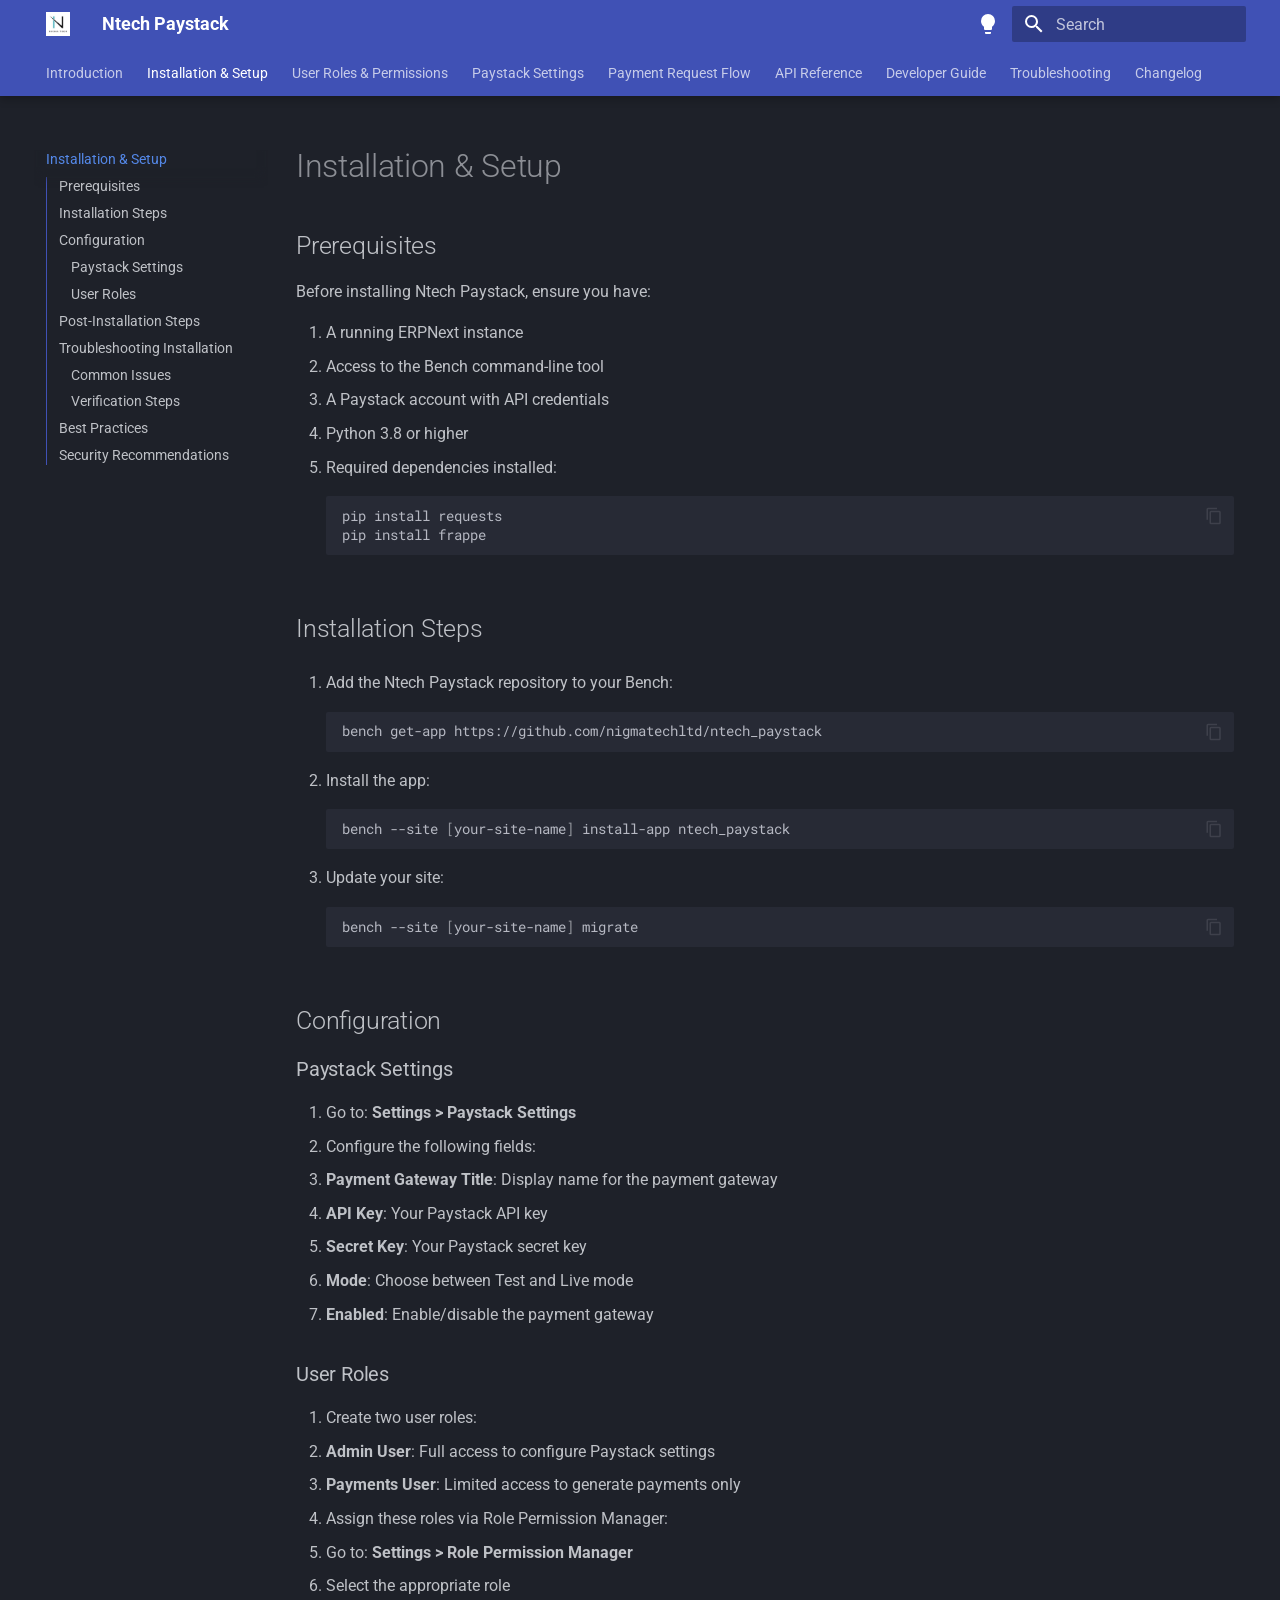
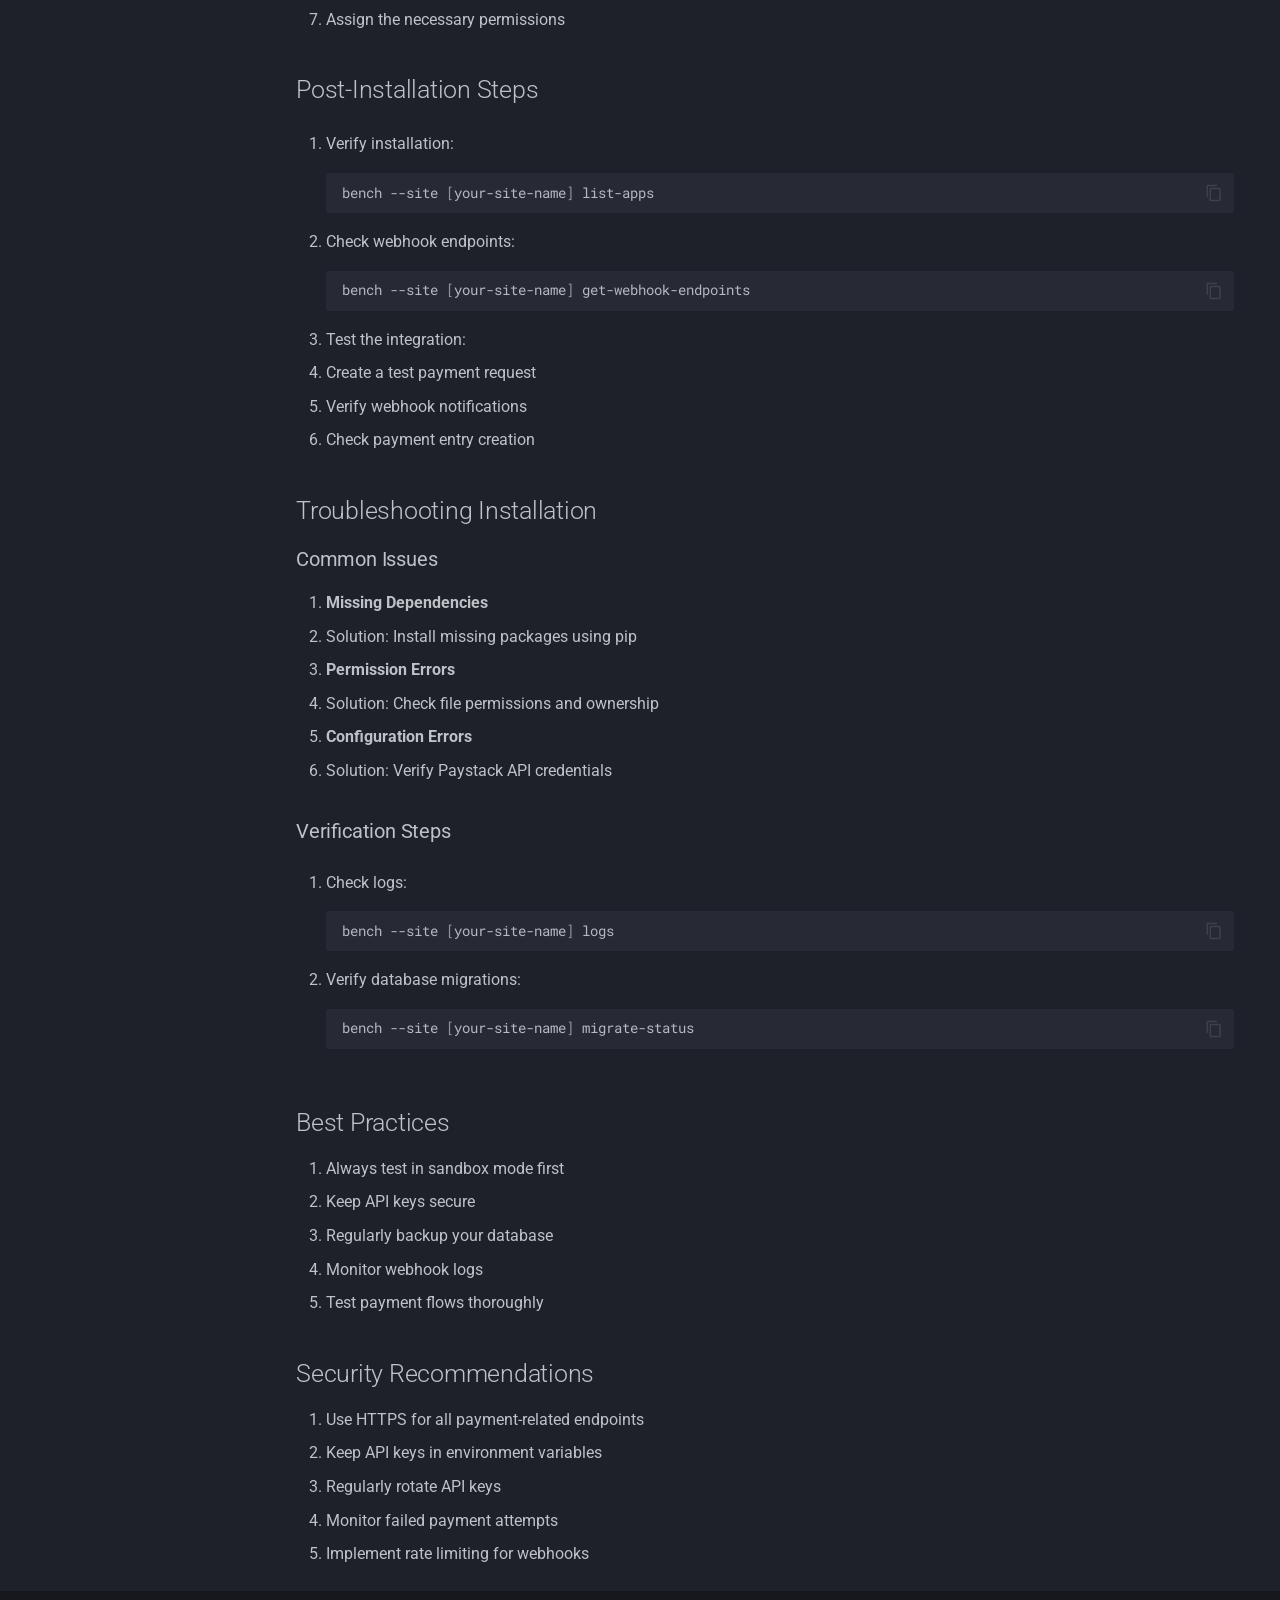
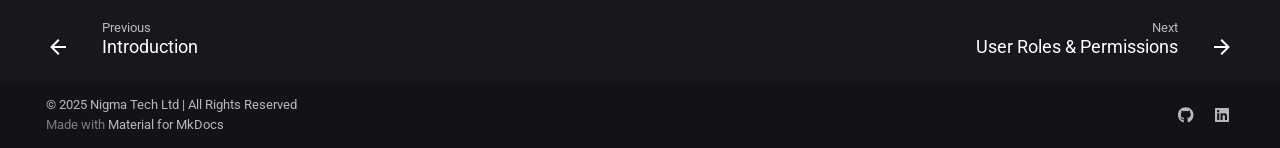
<file: site/installation/index.html>
<!doctype html>
<html lang="en" class="no-js">
  <head>
    
      <meta charset="utf-8">
      <meta name="viewport" content="width=device-width,initial-scale=1">
      
        <meta name="description" content="Paystack Integration for ERPNext">
      
      
      
        <link rel="canonical" href="https://nigmatechltd.github.io/ntech_paystack/installation/">
      
      
        <link rel="prev" href="..">
      
      
        <link rel="next" href="../roles/">
      
      
      <link rel="icon" href="../assets/images/favicon.png">
      <meta name="generator" content="mkdocs-1.6.1, mkdocs-material-9.6.15">
    
    
      
        <title>Installation & Setup - Ntech Paystack</title>
      
    
    
      <link rel="stylesheet" href="../assets/stylesheets/main.342714a4.min.css">
      
        
        <link rel="stylesheet" href="../assets/stylesheets/palette.06af60db.min.css">
      
      


    
    
      
    
    
      
        
        
        <link rel="preconnect" href="https://fonts.gstatic.com" crossorigin>
        <link rel="stylesheet" href="https://fonts.googleapis.com/css?family=Roboto:300,300i,400,400i,700,700i%7CRoboto+Mono:400,400i,700,700i&display=fallback">
        <style>:root{--md-text-font:"Roboto";--md-code-font:"Roboto Mono"}</style>
      
    
    
    <script>__md_scope=new URL("..",location),__md_hash=e=>[...e].reduce(((e,_)=>(e<<5)-e+_.charCodeAt(0)),0),__md_get=(e,_=localStorage,t=__md_scope)=>JSON.parse(_.getItem(t.pathname+"."+e)),__md_set=(e,_,t=localStorage,a=__md_scope)=>{try{t.setItem(a.pathname+"."+e,JSON.stringify(_))}catch(e){}}</script>
    
      
  


  
  

<script id="__analytics">function __md_analytics(){function e(){dataLayer.push(arguments)}window.dataLayer=window.dataLayer||[],e("js",new Date),e("config","UA-XXXXXXXXX-X"),document.addEventListener("DOMContentLoaded",(function(){document.forms.search&&document.forms.search.query.addEventListener("blur",(function(){this.value&&e("event","search",{search_term:this.value})}));document$.subscribe((function(){var t=document.forms.feedback;if(void 0!==t)for(var a of t.querySelectorAll("[type=submit]"))a.addEventListener("click",(function(a){a.preventDefault();var n=document.location.pathname,d=this.getAttribute("data-md-value");e("event","feedback",{page:n,data:d}),t.firstElementChild.disabled=!0;var r=t.querySelector(".md-feedback__note [data-md-value='"+d+"']");r&&(r.hidden=!1)})),t.hidden=!1})),location$.subscribe((function(t){e("config","UA-XXXXXXXXX-X",{page_path:t.pathname})}))}));var t=document.createElement("script");t.async=!0,t.src="https://www.googletagmanager.com/gtag/js?id=UA-XXXXXXXXX-X",document.getElementById("__analytics").insertAdjacentElement("afterEnd",t)}</script>
  
    <script>"undefined"!=typeof __md_analytics&&__md_analytics()</script>
  

    
    
    
  </head>
  
  
    
    
      
    
    
    
    
    <body dir="ltr" data-md-color-scheme="slate" data-md-color-primary="indigo" data-md-color-accent="indigo">
  
    
    <input class="md-toggle" data-md-toggle="drawer" type="checkbox" id="__drawer" autocomplete="off">
    <input class="md-toggle" data-md-toggle="search" type="checkbox" id="__search" autocomplete="off">
    <label class="md-overlay" for="__drawer"></label>
    <div data-md-component="skip">
      
        
        <a href="#installation-setup" class="md-skip">
          Skip to content
        </a>
      
    </div>
    <div data-md-component="announce">
      
    </div>
    
    
      

  

<header class="md-header md-header--shadow md-header--lifted" data-md-component="header">
  <nav class="md-header__inner md-grid" aria-label="Header">
    <a href=".." title="Ntech Paystack" class="md-header__button md-logo" aria-label="Ntech Paystack" data-md-component="logo">
      
  <img src="../assets/nigmatechnologies_logo.png" alt="logo">

    </a>
    <label class="md-header__button md-icon" for="__drawer">
      
      <svg xmlns="http://www.w3.org/2000/svg" viewBox="0 0 24 24"><path d="M3 6h18v2H3zm0 5h18v2H3zm0 5h18v2H3z"/></svg>
    </label>
    <div class="md-header__title" data-md-component="header-title">
      <div class="md-header__ellipsis">
        <div class="md-header__topic">
          <span class="md-ellipsis">
            Ntech Paystack
          </span>
        </div>
        <div class="md-header__topic" data-md-component="header-topic">
          <span class="md-ellipsis">
            
              Installation & Setup
            
          </span>
        </div>
      </div>
    </div>
    
      
        <form class="md-header__option" data-md-component="palette">
  
    
    
    
    <input class="md-option" data-md-color-media="" data-md-color-scheme="slate" data-md-color-primary="indigo" data-md-color-accent="indigo"  aria-label="Switch to light mode"  type="radio" name="__palette" id="__palette_0">
    
      <label class="md-header__button md-icon" title="Switch to light mode" for="__palette_1" hidden>
        <svg xmlns="http://www.w3.org/2000/svg" viewBox="0 0 24 24"><path d="M12 2a7 7 0 0 0-7 7c0 2.38 1.19 4.47 3 5.74V17a1 1 0 0 0 1 1h6a1 1 0 0 0 1-1v-2.26c1.81-1.27 3-3.36 3-5.74a7 7 0 0 0-7-7M9 21a1 1 0 0 0 1 1h4a1 1 0 0 0 1-1v-1H9z"/></svg>
      </label>
    
  
    
    
    
    <input class="md-option" data-md-color-media="" data-md-color-scheme="default" data-md-color-primary="indigo" data-md-color-accent="indigo"  aria-label="Switch to dark mode"  type="radio" name="__palette" id="__palette_1">
    
      <label class="md-header__button md-icon" title="Switch to dark mode" for="__palette_0" hidden>
        <svg xmlns="http://www.w3.org/2000/svg" viewBox="0 0 24 24"><path d="M12 2a7 7 0 0 1 7 7c0 2.38-1.19 4.47-3 5.74V17a1 1 0 0 1-1 1H9a1 1 0 0 1-1-1v-2.26C6.19 13.47 5 11.38 5 9a7 7 0 0 1 7-7M9 21v-1h6v1a1 1 0 0 1-1 1h-4a1 1 0 0 1-1-1m3-17a5 5 0 0 0-5 5c0 2.05 1.23 3.81 3 4.58V16h4v-2.42c1.77-.77 3-2.53 3-4.58a5 5 0 0 0-5-5"/></svg>
      </label>
    
  
</form>
      
    
    
      <script>var palette=__md_get("__palette");if(palette&&palette.color){if("(prefers-color-scheme)"===palette.color.media){var media=matchMedia("(prefers-color-scheme: light)"),input=document.querySelector(media.matches?"[data-md-color-media='(prefers-color-scheme: light)']":"[data-md-color-media='(prefers-color-scheme: dark)']");palette.color.media=input.getAttribute("data-md-color-media"),palette.color.scheme=input.getAttribute("data-md-color-scheme"),palette.color.primary=input.getAttribute("data-md-color-primary"),palette.color.accent=input.getAttribute("data-md-color-accent")}for(var[key,value]of Object.entries(palette.color))document.body.setAttribute("data-md-color-"+key,value)}</script>
    
    
    
      
      
        <label class="md-header__button md-icon" for="__search">
          
          <svg xmlns="http://www.w3.org/2000/svg" viewBox="0 0 24 24"><path d="M9.5 3A6.5 6.5 0 0 1 16 9.5c0 1.61-.59 3.09-1.56 4.23l.27.27h.79l5 5-1.5 1.5-5-5v-.79l-.27-.27A6.52 6.52 0 0 1 9.5 16 6.5 6.5 0 0 1 3 9.5 6.5 6.5 0 0 1 9.5 3m0 2C7 5 5 7 5 9.5S7 14 9.5 14 14 12 14 9.5 12 5 9.5 5"/></svg>
        </label>
        <div class="md-search" data-md-component="search" role="dialog">
  <label class="md-search__overlay" for="__search"></label>
  <div class="md-search__inner" role="search">
    <form class="md-search__form" name="search">
      <input type="text" class="md-search__input" name="query" aria-label="Search" placeholder="Search" autocapitalize="off" autocorrect="off" autocomplete="off" spellcheck="false" data-md-component="search-query" required>
      <label class="md-search__icon md-icon" for="__search">
        
        <svg xmlns="http://www.w3.org/2000/svg" viewBox="0 0 24 24"><path d="M9.5 3A6.5 6.5 0 0 1 16 9.5c0 1.61-.59 3.09-1.56 4.23l.27.27h.79l5 5-1.5 1.5-5-5v-.79l-.27-.27A6.52 6.52 0 0 1 9.5 16 6.5 6.5 0 0 1 3 9.5 6.5 6.5 0 0 1 9.5 3m0 2C7 5 5 7 5 9.5S7 14 9.5 14 14 12 14 9.5 12 5 9.5 5"/></svg>
        
        <svg xmlns="http://www.w3.org/2000/svg" viewBox="0 0 24 24"><path d="M20 11v2H8l5.5 5.5-1.42 1.42L4.16 12l7.92-7.92L13.5 5.5 8 11z"/></svg>
      </label>
      <nav class="md-search__options" aria-label="Search">
        
          <a href="javascript:void(0)" class="md-search__icon md-icon" title="Share" aria-label="Share" data-clipboard data-clipboard-text="" data-md-component="search-share" tabindex="-1">
            
            <svg xmlns="http://www.w3.org/2000/svg" viewBox="0 0 24 24"><path d="M18 16.08c-.76 0-1.44.3-1.96.77L8.91 12.7c.05-.23.09-.46.09-.7s-.04-.47-.09-.7l7.05-4.11c.54.5 1.25.81 2.04.81a3 3 0 0 0 3-3 3 3 0 0 0-3-3 3 3 0 0 0-3 3c0 .24.04.47.09.7L8.04 9.81C7.5 9.31 6.79 9 6 9a3 3 0 0 0-3 3 3 3 0 0 0 3 3c.79 0 1.5-.31 2.04-.81l7.12 4.15c-.05.21-.08.43-.08.66 0 1.61 1.31 2.91 2.92 2.91s2.92-1.3 2.92-2.91A2.92 2.92 0 0 0 18 16.08"/></svg>
          </a>
        
        <button type="reset" class="md-search__icon md-icon" title="Clear" aria-label="Clear" tabindex="-1">
          
          <svg xmlns="http://www.w3.org/2000/svg" viewBox="0 0 24 24"><path d="M19 6.41 17.59 5 12 10.59 6.41 5 5 6.41 10.59 12 5 17.59 6.41 19 12 13.41 17.59 19 19 17.59 13.41 12z"/></svg>
        </button>
      </nav>
      
        <div class="md-search__suggest" data-md-component="search-suggest"></div>
      
    </form>
    <div class="md-search__output">
      <div class="md-search__scrollwrap" tabindex="0" data-md-scrollfix>
        <div class="md-search-result" data-md-component="search-result">
          <div class="md-search-result__meta">
            Initializing search
          </div>
          <ol class="md-search-result__list" role="presentation"></ol>
        </div>
      </div>
    </div>
  </div>
</div>
      
    
    
  </nav>
  
    
      
<nav class="md-tabs" aria-label="Tabs" data-md-component="tabs">
  <div class="md-grid">
    <ul class="md-tabs__list">
      
        
  
  
  
  
    <li class="md-tabs__item">
      <a href=".." class="md-tabs__link">
        
  
  
    
  
  Introduction

      </a>
    </li>
  

      
        
  
  
  
    
  
  
    <li class="md-tabs__item md-tabs__item--active">
      <a href="./" class="md-tabs__link">
        
  
  
    
  
  Installation & Setup

      </a>
    </li>
  

      
        
  
  
  
  
    <li class="md-tabs__item">
      <a href="../roles/" class="md-tabs__link">
        
  
  
    
  
  User Roles & Permissions

      </a>
    </li>
  

      
        
  
  
  
  
    <li class="md-tabs__item">
      <a href="../settings/" class="md-tabs__link">
        
  
  
    
  
  Paystack Settings

      </a>
    </li>
  

      
        
  
  
  
  
    <li class="md-tabs__item">
      <a href="../payment_flow/" class="md-tabs__link">
        
  
  
    
  
  Payment Request Flow

      </a>
    </li>
  

      
        
  
  
  
  
    <li class="md-tabs__item">
      <a href="../api/" class="md-tabs__link">
        
  
  
    
  
  API Reference

      </a>
    </li>
  

      
        
  
  
  
  
    <li class="md-tabs__item">
      <a href="../developer_guide/" class="md-tabs__link">
        
  
  
    
  
  Developer Guide

      </a>
    </li>
  

      
        
  
  
  
  
    <li class="md-tabs__item">
      <a href="../troubleshooting/" class="md-tabs__link">
        
  
  
    
  
  Troubleshooting

      </a>
    </li>
  

      
        
  
  
  
  
    <li class="md-tabs__item">
      <a href="../changelog/" class="md-tabs__link">
        
  
  
    
  
  Changelog

      </a>
    </li>
  

      
    </ul>
  </div>
</nav>
    
  
</header>
    
    <div class="md-container" data-md-component="container">
      
      
        
      
      <main class="md-main" data-md-component="main">
        <div class="md-main__inner md-grid">
          
            
              
              <div class="md-sidebar md-sidebar--primary" data-md-component="sidebar" data-md-type="navigation" >
                <div class="md-sidebar__scrollwrap">
                  <div class="md-sidebar__inner">
                    


  


  

<nav class="md-nav md-nav--primary md-nav--lifted md-nav--integrated" aria-label="Navigation" data-md-level="0">
  <label class="md-nav__title" for="__drawer">
    <a href=".." title="Ntech Paystack" class="md-nav__button md-logo" aria-label="Ntech Paystack" data-md-component="logo">
      
  <img src="../assets/nigmatechnologies_logo.png" alt="logo">

    </a>
    Ntech Paystack
  </label>
  
  <ul class="md-nav__list" data-md-scrollfix>
    
      
      
  
  
  
  
    <li class="md-nav__item">
      <a href=".." class="md-nav__link">
        
  
  
  <span class="md-ellipsis">
    Introduction
    
  </span>
  

      </a>
    </li>
  

    
      
      
  
  
    
  
  
  
    <li class="md-nav__item md-nav__item--active">
      
      <input class="md-nav__toggle md-toggle" type="checkbox" id="__toc">
      
      
        
      
      
        <label class="md-nav__link md-nav__link--active" for="__toc">
          
  
  
  <span class="md-ellipsis">
    Installation & Setup
    
  </span>
  

          <span class="md-nav__icon md-icon"></span>
        </label>
      
      <a href="./" class="md-nav__link md-nav__link--active">
        
  
  
  <span class="md-ellipsis">
    Installation & Setup
    
  </span>
  

      </a>
      
        

<nav class="md-nav md-nav--secondary" aria-label="Table of contents">
  
  
  
    
  
  
    <label class="md-nav__title" for="__toc">
      <span class="md-nav__icon md-icon"></span>
      Table of contents
    </label>
    <ul class="md-nav__list" data-md-component="toc" data-md-scrollfix>
      
        <li class="md-nav__item">
  <a href="#prerequisites" class="md-nav__link">
    <span class="md-ellipsis">
      Prerequisites
    </span>
  </a>
  
</li>
      
        <li class="md-nav__item">
  <a href="#installation-steps" class="md-nav__link">
    <span class="md-ellipsis">
      Installation Steps
    </span>
  </a>
  
</li>
      
        <li class="md-nav__item">
  <a href="#configuration" class="md-nav__link">
    <span class="md-ellipsis">
      Configuration
    </span>
  </a>
  
    <nav class="md-nav" aria-label="Configuration">
      <ul class="md-nav__list">
        
          <li class="md-nav__item">
  <a href="#paystack-settings" class="md-nav__link">
    <span class="md-ellipsis">
      Paystack Settings
    </span>
  </a>
  
</li>
        
          <li class="md-nav__item">
  <a href="#user-roles" class="md-nav__link">
    <span class="md-ellipsis">
      User Roles
    </span>
  </a>
  
</li>
        
      </ul>
    </nav>
  
</li>
      
        <li class="md-nav__item">
  <a href="#post-installation-steps" class="md-nav__link">
    <span class="md-ellipsis">
      Post-Installation Steps
    </span>
  </a>
  
</li>
      
        <li class="md-nav__item">
  <a href="#troubleshooting-installation" class="md-nav__link">
    <span class="md-ellipsis">
      Troubleshooting Installation
    </span>
  </a>
  
    <nav class="md-nav" aria-label="Troubleshooting Installation">
      <ul class="md-nav__list">
        
          <li class="md-nav__item">
  <a href="#common-issues" class="md-nav__link">
    <span class="md-ellipsis">
      Common Issues
    </span>
  </a>
  
</li>
        
          <li class="md-nav__item">
  <a href="#verification-steps" class="md-nav__link">
    <span class="md-ellipsis">
      Verification Steps
    </span>
  </a>
  
</li>
        
      </ul>
    </nav>
  
</li>
      
        <li class="md-nav__item">
  <a href="#best-practices" class="md-nav__link">
    <span class="md-ellipsis">
      Best Practices
    </span>
  </a>
  
</li>
      
        <li class="md-nav__item">
  <a href="#security-recommendations" class="md-nav__link">
    <span class="md-ellipsis">
      Security Recommendations
    </span>
  </a>
  
</li>
      
    </ul>
  
</nav>
      
    </li>
  

    
      
      
  
  
  
  
    <li class="md-nav__item">
      <a href="../roles/" class="md-nav__link">
        
  
  
  <span class="md-ellipsis">
    User Roles & Permissions
    
  </span>
  

      </a>
    </li>
  

    
      
      
  
  
  
  
    <li class="md-nav__item">
      <a href="../settings/" class="md-nav__link">
        
  
  
  <span class="md-ellipsis">
    Paystack Settings
    
  </span>
  

      </a>
    </li>
  

    
      
      
  
  
  
  
    <li class="md-nav__item">
      <a href="../payment_flow/" class="md-nav__link">
        
  
  
  <span class="md-ellipsis">
    Payment Request Flow
    
  </span>
  

      </a>
    </li>
  

    
      
      
  
  
  
  
    <li class="md-nav__item">
      <a href="../api/" class="md-nav__link">
        
  
  
  <span class="md-ellipsis">
    API Reference
    
  </span>
  

      </a>
    </li>
  

    
      
      
  
  
  
  
    <li class="md-nav__item">
      <a href="../developer_guide/" class="md-nav__link">
        
  
  
  <span class="md-ellipsis">
    Developer Guide
    
  </span>
  

      </a>
    </li>
  

    
      
      
  
  
  
  
    <li class="md-nav__item">
      <a href="../troubleshooting/" class="md-nav__link">
        
  
  
  <span class="md-ellipsis">
    Troubleshooting
    
  </span>
  

      </a>
    </li>
  

    
      
      
  
  
  
  
    <li class="md-nav__item">
      <a href="../changelog/" class="md-nav__link">
        
  
  
  <span class="md-ellipsis">
    Changelog
    
  </span>
  

      </a>
    </li>
  

    
  </ul>
</nav>
                  </div>
                </div>
              </div>
            
            
          
          
            <div class="md-content" data-md-component="content">
              <article class="md-content__inner md-typeset">
                
                  


  
  


<h1 id="installation-setup">Installation &amp; Setup<a class="headerlink" href="#installation-setup" title="Permanent link">&para;</a></h1>
<h2 id="prerequisites">Prerequisites<a class="headerlink" href="#prerequisites" title="Permanent link">&para;</a></h2>
<p>Before installing Ntech Paystack, ensure you have:</p>
<ol>
<li>A running ERPNext instance</li>
<li>Access to the Bench command-line tool</li>
<li>A Paystack account with API credentials</li>
<li>Python 3.8 or higher</li>
<li>Required dependencies installed:
   <div class="highlight"><pre><span></span><code>pip<span class="w"> </span>install<span class="w"> </span>requests
pip<span class="w"> </span>install<span class="w"> </span>frappe
</code></pre></div></li>
</ol>
<h2 id="installation-steps">Installation Steps<a class="headerlink" href="#installation-steps" title="Permanent link">&para;</a></h2>
<ol>
<li>
<p>Add the Ntech Paystack repository to your Bench:
   <div class="highlight"><pre><span></span><code>bench<span class="w"> </span>get-app<span class="w"> </span>https://github.com/nigmatechltd/ntech_paystack
</code></pre></div></p>
</li>
<li>
<p>Install the app:
   <div class="highlight"><pre><span></span><code>bench<span class="w"> </span>--site<span class="w"> </span><span class="o">[</span>your-site-name<span class="o">]</span><span class="w"> </span>install-app<span class="w"> </span>ntech_paystack
</code></pre></div></p>
</li>
<li>
<p>Update your site:
   <div class="highlight"><pre><span></span><code>bench<span class="w"> </span>--site<span class="w"> </span><span class="o">[</span>your-site-name<span class="o">]</span><span class="w"> </span>migrate
</code></pre></div></p>
</li>
</ol>
<h2 id="configuration">Configuration<a class="headerlink" href="#configuration" title="Permanent link">&para;</a></h2>
<h3 id="paystack-settings">Paystack Settings<a class="headerlink" href="#paystack-settings" title="Permanent link">&para;</a></h3>
<ol>
<li>Go to: <strong>Settings &gt; Paystack Settings</strong></li>
<li>Configure the following fields:</li>
<li><strong>Payment Gateway Title</strong>: Display name for the payment gateway</li>
<li><strong>API Key</strong>: Your Paystack API key</li>
<li><strong>Secret Key</strong>: Your Paystack secret key</li>
<li><strong>Mode</strong>: Choose between Test and Live mode</li>
<li><strong>Enabled</strong>: Enable/disable the payment gateway</li>
</ol>
<h3 id="user-roles">User Roles<a class="headerlink" href="#user-roles" title="Permanent link">&para;</a></h3>
<ol>
<li>Create two user roles:</li>
<li><strong>Admin User</strong>: Full access to configure Paystack settings</li>
<li>
<p><strong>Payments User</strong>: Limited access to generate payments only</p>
</li>
<li>
<p>Assign these roles via Role Permission Manager:</p>
</li>
<li>Go to: <strong>Settings &gt; Role Permission Manager</strong></li>
<li>Select the appropriate role</li>
<li>Assign the necessary permissions</li>
</ol>
<h2 id="post-installation-steps">Post-Installation Steps<a class="headerlink" href="#post-installation-steps" title="Permanent link">&para;</a></h2>
<ol>
<li>
<p>Verify installation:
   <div class="highlight"><pre><span></span><code>bench<span class="w"> </span>--site<span class="w"> </span><span class="o">[</span>your-site-name<span class="o">]</span><span class="w"> </span>list-apps
</code></pre></div></p>
</li>
<li>
<p>Check webhook endpoints:
   <div class="highlight"><pre><span></span><code>bench<span class="w"> </span>--site<span class="w"> </span><span class="o">[</span>your-site-name<span class="o">]</span><span class="w"> </span>get-webhook-endpoints
</code></pre></div></p>
</li>
<li>
<p>Test the integration:</p>
</li>
<li>Create a test payment request</li>
<li>Verify webhook notifications</li>
<li>Check payment entry creation</li>
</ol>
<h2 id="troubleshooting-installation">Troubleshooting Installation<a class="headerlink" href="#troubleshooting-installation" title="Permanent link">&para;</a></h2>
<h3 id="common-issues">Common Issues<a class="headerlink" href="#common-issues" title="Permanent link">&para;</a></h3>
<ol>
<li><strong>Missing Dependencies</strong></li>
<li>
<p>Solution: Install missing packages using pip</p>
</li>
<li>
<p><strong>Permission Errors</strong></p>
</li>
<li>
<p>Solution: Check file permissions and ownership</p>
</li>
<li>
<p><strong>Configuration Errors</strong></p>
</li>
<li>Solution: Verify Paystack API credentials</li>
</ol>
<h3 id="verification-steps">Verification Steps<a class="headerlink" href="#verification-steps" title="Permanent link">&para;</a></h3>
<ol>
<li>
<p>Check logs:
   <div class="highlight"><pre><span></span><code>bench<span class="w"> </span>--site<span class="w"> </span><span class="o">[</span>your-site-name<span class="o">]</span><span class="w"> </span>logs
</code></pre></div></p>
</li>
<li>
<p>Verify database migrations:
   <div class="highlight"><pre><span></span><code>bench<span class="w"> </span>--site<span class="w"> </span><span class="o">[</span>your-site-name<span class="o">]</span><span class="w"> </span>migrate-status
</code></pre></div></p>
</li>
</ol>
<h2 id="best-practices">Best Practices<a class="headerlink" href="#best-practices" title="Permanent link">&para;</a></h2>
<ol>
<li>Always test in sandbox mode first</li>
<li>Keep API keys secure</li>
<li>Regularly backup your database</li>
<li>Monitor webhook logs</li>
<li>Test payment flows thoroughly</li>
</ol>
<h2 id="security-recommendations">Security Recommendations<a class="headerlink" href="#security-recommendations" title="Permanent link">&para;</a></h2>
<ol>
<li>Use HTTPS for all payment-related endpoints</li>
<li>Keep API keys in environment variables</li>
<li>Regularly rotate API keys</li>
<li>Monitor failed payment attempts</li>
<li>Implement rate limiting for webhooks</li>
</ol>









  




                
              </article>
            </div>
          
          
  <script>var tabs=__md_get("__tabs");if(Array.isArray(tabs))e:for(var set of document.querySelectorAll(".tabbed-set")){var labels=set.querySelector(".tabbed-labels");for(var tab of tabs)for(var label of labels.getElementsByTagName("label"))if(label.innerText.trim()===tab){var input=document.getElementById(label.htmlFor);input.checked=!0;continue e}}</script>

<script>var target=document.getElementById(location.hash.slice(1));target&&target.name&&(target.checked=target.name.startsWith("__tabbed_"))</script>
        </div>
        
          <button type="button" class="md-top md-icon" data-md-component="top" hidden>
  
  <svg xmlns="http://www.w3.org/2000/svg" viewBox="0 0 24 24"><path d="M13 20h-2V8l-5.5 5.5-1.42-1.42L12 4.16l7.92 7.92-1.42 1.42L13 8z"/></svg>
  Back to top
</button>
        
      </main>
      
        <footer class="md-footer">
  
    
      
      <nav class="md-footer__inner md-grid" aria-label="Footer" >
        
          
          <a href=".." class="md-footer__link md-footer__link--prev" aria-label="Previous: Introduction">
            <div class="md-footer__button md-icon">
              
              <svg xmlns="http://www.w3.org/2000/svg" viewBox="0 0 24 24"><path d="M20 11v2H8l5.5 5.5-1.42 1.42L4.16 12l7.92-7.92L13.5 5.5 8 11z"/></svg>
            </div>
            <div class="md-footer__title">
              <span class="md-footer__direction">
                Previous
              </span>
              <div class="md-ellipsis">
                Introduction
              </div>
            </div>
          </a>
        
        
          
          <a href="../roles/" class="md-footer__link md-footer__link--next" aria-label="Next: User Roles &amp; Permissions">
            <div class="md-footer__title">
              <span class="md-footer__direction">
                Next
              </span>
              <div class="md-ellipsis">
                User Roles & Permissions
              </div>
            </div>
            <div class="md-footer__button md-icon">
              
              <svg xmlns="http://www.w3.org/2000/svg" viewBox="0 0 24 24"><path d="M4 11v2h12l-5.5 5.5 1.42 1.42L19.84 12l-7.92-7.92L10.5 5.5 16 11z"/></svg>
            </div>
          </a>
        
      </nav>
    
  
  <div class="md-footer-meta md-typeset">
    <div class="md-footer-meta__inner md-grid">
      <div class="md-copyright">
  
    <div class="md-copyright__highlight">
      © 2025 <a href="https://github.com/nigmatechltd" target="_blank" rel="noopener">Nigma Tech Ltd</a> | All Rights Reserved
    </div>
  
  
    Made with
    <a href="https://squidfunk.github.io/mkdocs-material/" target="_blank" rel="noopener">
      Material for MkDocs
    </a>
  
</div>
      
        <div class="md-social">
  
    
    
    
    
      
      
    
    <a href="https://github.com/nigmatechltd" target="_blank" rel="noopener" title="github.com" class="md-social__link">
      <svg xmlns="http://www.w3.org/2000/svg" viewBox="0 0 496 512"><!--! Font Awesome Free 6.7.2 by @fontawesome - https://fontawesome.com License - https://fontawesome.com/license/free (Icons: CC BY 4.0, Fonts: SIL OFL 1.1, Code: MIT License) Copyright 2024 Fonticons, Inc.--><path d="M165.9 397.4c0 2-2.3 3.6-5.2 3.6-3.3.3-5.6-1.3-5.6-3.6 0-2 2.3-3.6 5.2-3.6 3-.3 5.6 1.3 5.6 3.6m-31.1-4.5c-.7 2 1.3 4.3 4.3 4.9 2.6 1 5.6 0 6.2-2s-1.3-4.3-4.3-5.2c-2.6-.7-5.5.3-6.2 2.3m44.2-1.7c-2.9.7-4.9 2.6-4.6 4.9.3 2 2.9 3.3 5.9 2.6 2.9-.7 4.9-2.6 4.6-4.6-.3-1.9-3-3.2-5.9-2.9M244.8 8C106.1 8 0 113.3 0 252c0 110.9 69.8 205.8 169.5 239.2 12.8 2.3 17.3-5.6 17.3-12.1 0-6.2-.3-40.4-.3-61.4 0 0-70 15-84.7-29.8 0 0-11.4-29.1-27.8-36.6 0 0-22.9-15.7 1.6-15.4 0 0 24.9 2 38.6 25.8 21.9 38.6 58.6 27.5 72.9 20.9 2.3-16 8.8-27.1 16-33.7-55.9-6.2-112.3-14.3-112.3-110.5 0-27.5 7.6-41.3 23.6-58.9-2.6-6.5-11.1-33.3 2.6-67.9 20.9-6.5 69 27 69 27 20-5.6 41.5-8.5 62.8-8.5s42.8 2.9 62.8 8.5c0 0 48.1-33.6 69-27 13.7 34.7 5.2 61.4 2.6 67.9 16 17.7 25.8 31.5 25.8 58.9 0 96.5-58.9 104.2-114.8 110.5 9.2 7.9 17 22.9 17 46.4 0 33.7-.3 75.4-.3 83.6 0 6.5 4.6 14.4 17.3 12.1C428.2 457.8 496 362.9 496 252 496 113.3 383.5 8 244.8 8M97.2 352.9c-1.3 1-1 3.3.7 5.2 1.6 1.6 3.9 2.3 5.2 1 1.3-1 1-3.3-.7-5.2-1.6-1.6-3.9-2.3-5.2-1m-10.8-8.1c-.7 1.3.3 2.9 2.3 3.9 1.6 1 3.6.7 4.3-.7.7-1.3-.3-2.9-2.3-3.9-2-.6-3.6-.3-4.3.7m32.4 35.6c-1.6 1.3-1 4.3 1.3 6.2 2.3 2.3 5.2 2.6 6.5 1 1.3-1.3.7-4.3-1.3-6.2-2.2-2.3-5.2-2.6-6.5-1m-11.4-14.7c-1.6 1-1.6 3.6 0 5.9s4.3 3.3 5.6 2.3c1.6-1.3 1.6-3.9 0-6.2-1.4-2.3-4-3.3-5.6-2"/></svg>
    </a>
  
    
    
    
    
      
      
    
    <a href="https://www.linkedin.com/company/nigmatechltd" target="_blank" rel="noopener" title="www.linkedin.com" class="md-social__link">
      <svg xmlns="http://www.w3.org/2000/svg" viewBox="0 0 448 512"><!--! Font Awesome Free 6.7.2 by @fontawesome - https://fontawesome.com License - https://fontawesome.com/license/free (Icons: CC BY 4.0, Fonts: SIL OFL 1.1, Code: MIT License) Copyright 2024 Fonticons, Inc.--><path d="M416 32H31.9C14.3 32 0 46.5 0 64.3v383.4C0 465.5 14.3 480 31.9 480H416c17.6 0 32-14.5 32-32.3V64.3c0-17.8-14.4-32.3-32-32.3M135.4 416H69V202.2h66.5V416zm-33.2-243c-21.3 0-38.5-17.3-38.5-38.5S80.9 96 102.2 96c21.2 0 38.5 17.3 38.5 38.5 0 21.3-17.2 38.5-38.5 38.5m282.1 243h-66.4V312c0-24.8-.5-56.7-34.5-56.7-34.6 0-39.9 27-39.9 54.9V416h-66.4V202.2h63.7v29.2h.9c8.9-16.8 30.6-34.5 62.9-34.5 67.2 0 79.7 44.3 79.7 101.9z"/></svg>
    </a>
  
</div>
      
    </div>
  </div>
</footer>
      
    </div>
    <div class="md-dialog" data-md-component="dialog">
      <div class="md-dialog__inner md-typeset"></div>
    </div>
    
    
    
      
      <script id="__config" type="application/json">{"base": "..", "features": ["navigation.tabs", "navigation.tabs.sticky", "navigation.indexes", "navigation.top", "navigation.footer", "search.highlight", "search.suggest", "search.share", "content.code.annotation", "content.code.copy", "content.code.multiline", "content.tables", "content.tabs.link", "toc.integrate"], "search": "../assets/javascripts/workers/search.d50fe291.min.js", "tags": null, "translations": {"clipboard.copied": "Copied to clipboard", "clipboard.copy": "Copy to clipboard", "search.result.more.one": "1 more on this page", "search.result.more.other": "# more on this page", "search.result.none": "No matching documents", "search.result.one": "1 matching document", "search.result.other": "# matching documents", "search.result.placeholder": "Type to start searching", "search.result.term.missing": "Missing", "select.version": "Select version"}, "version": null}</script>
    
    
      <script src="../assets/javascripts/bundle.56ea9cef.min.js"></script>
      
    
  </body>
</html>
</file>
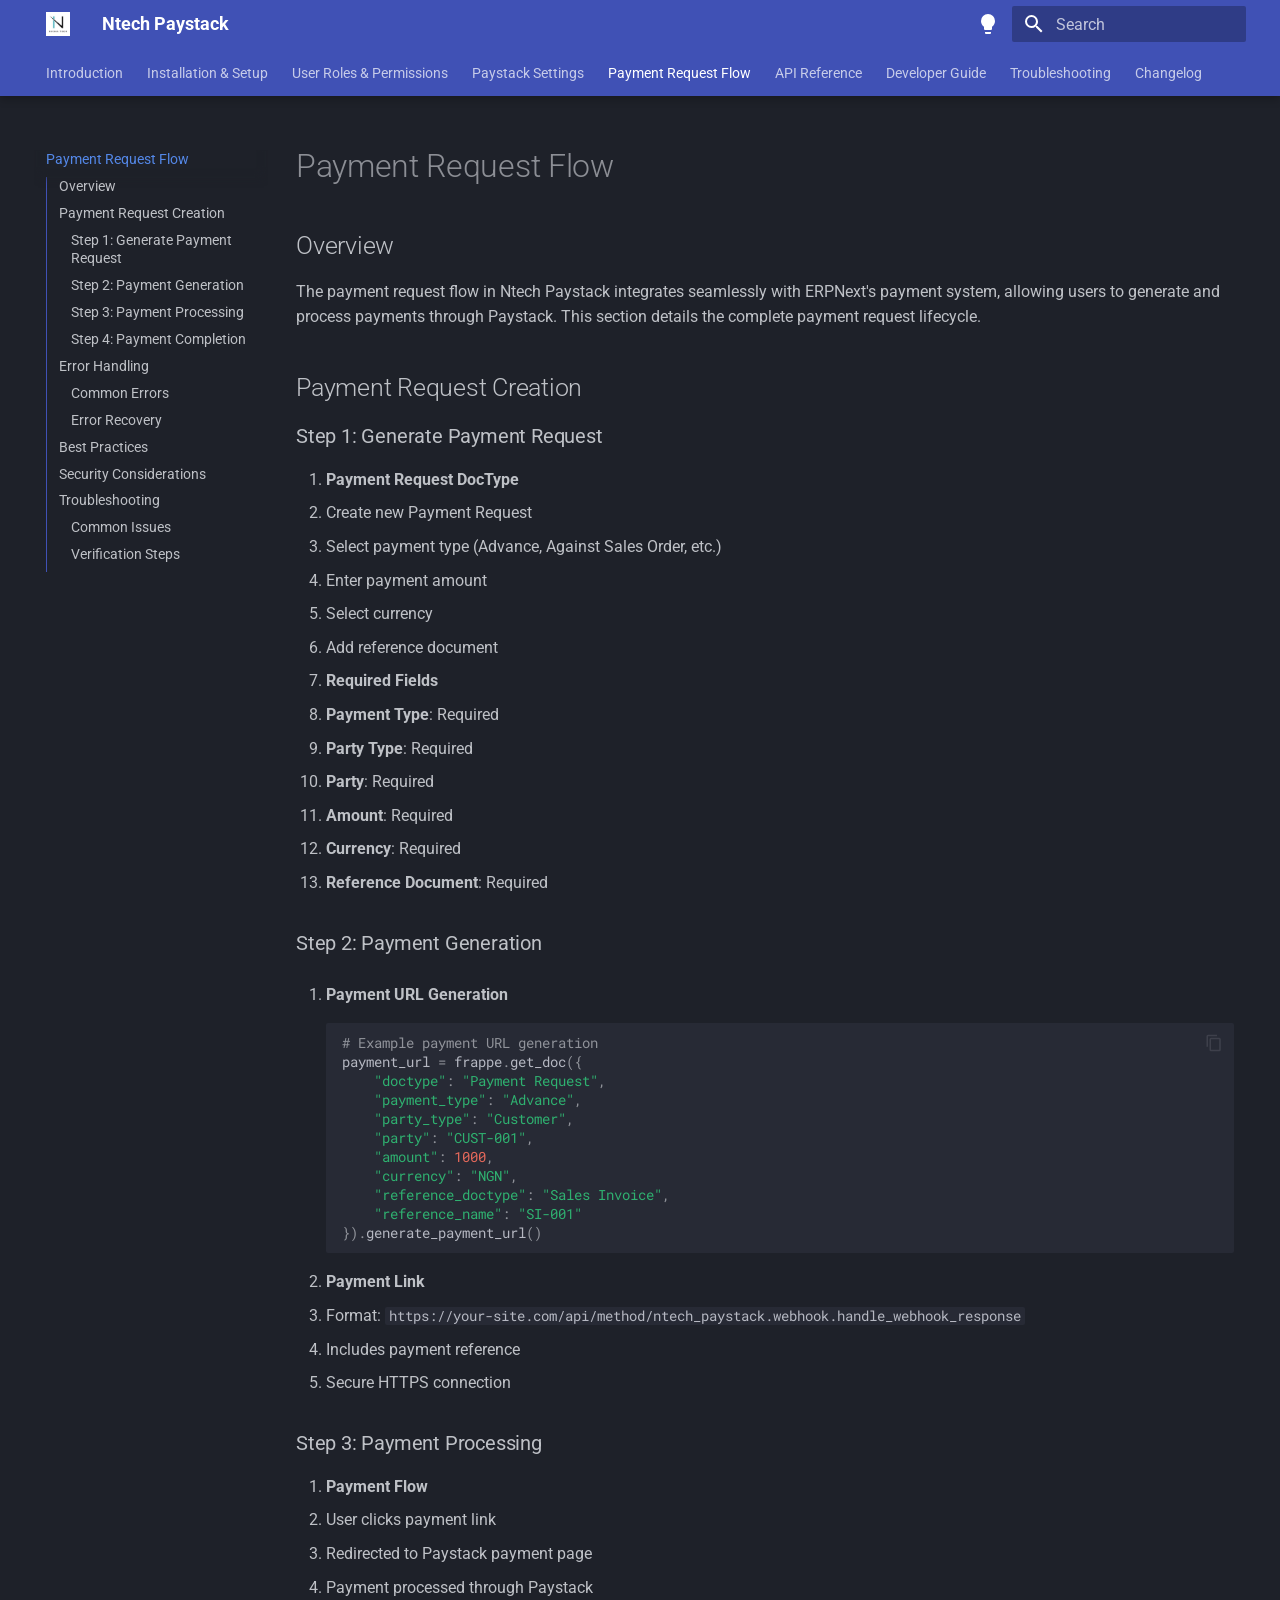
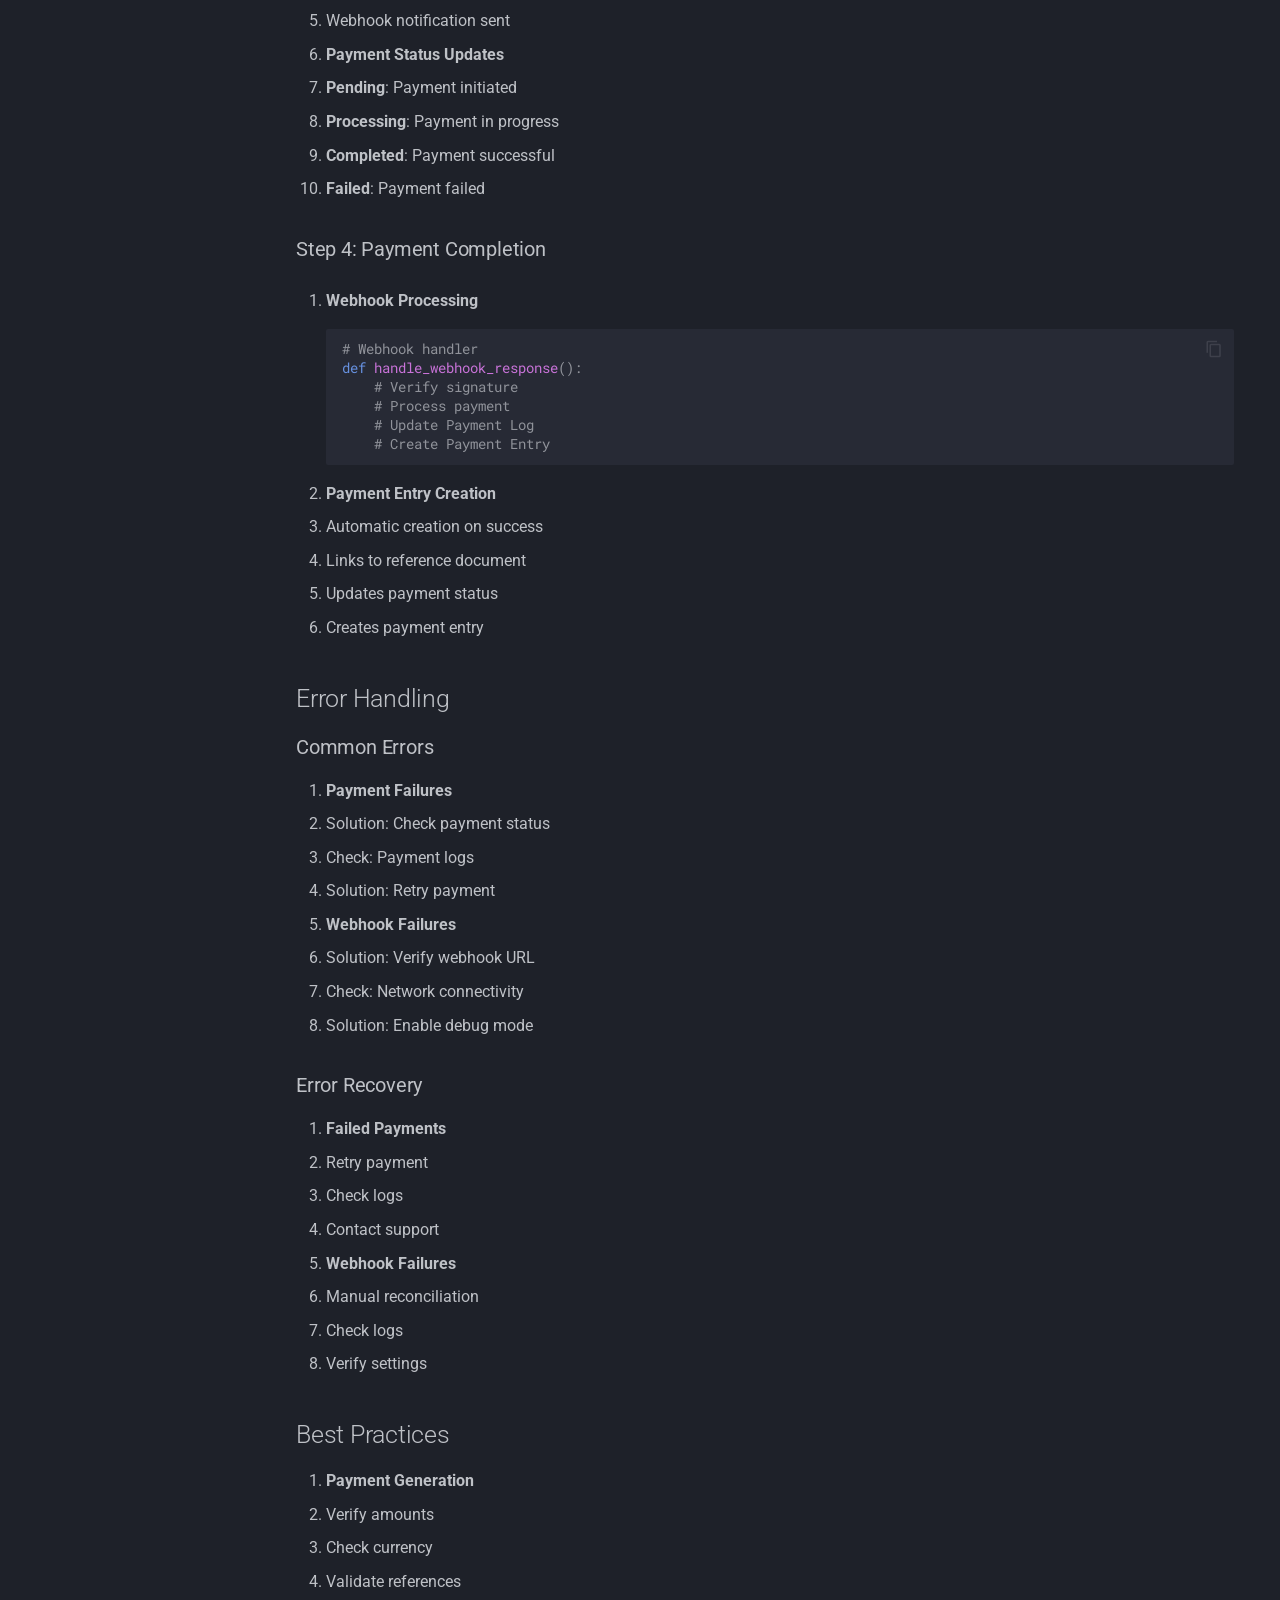
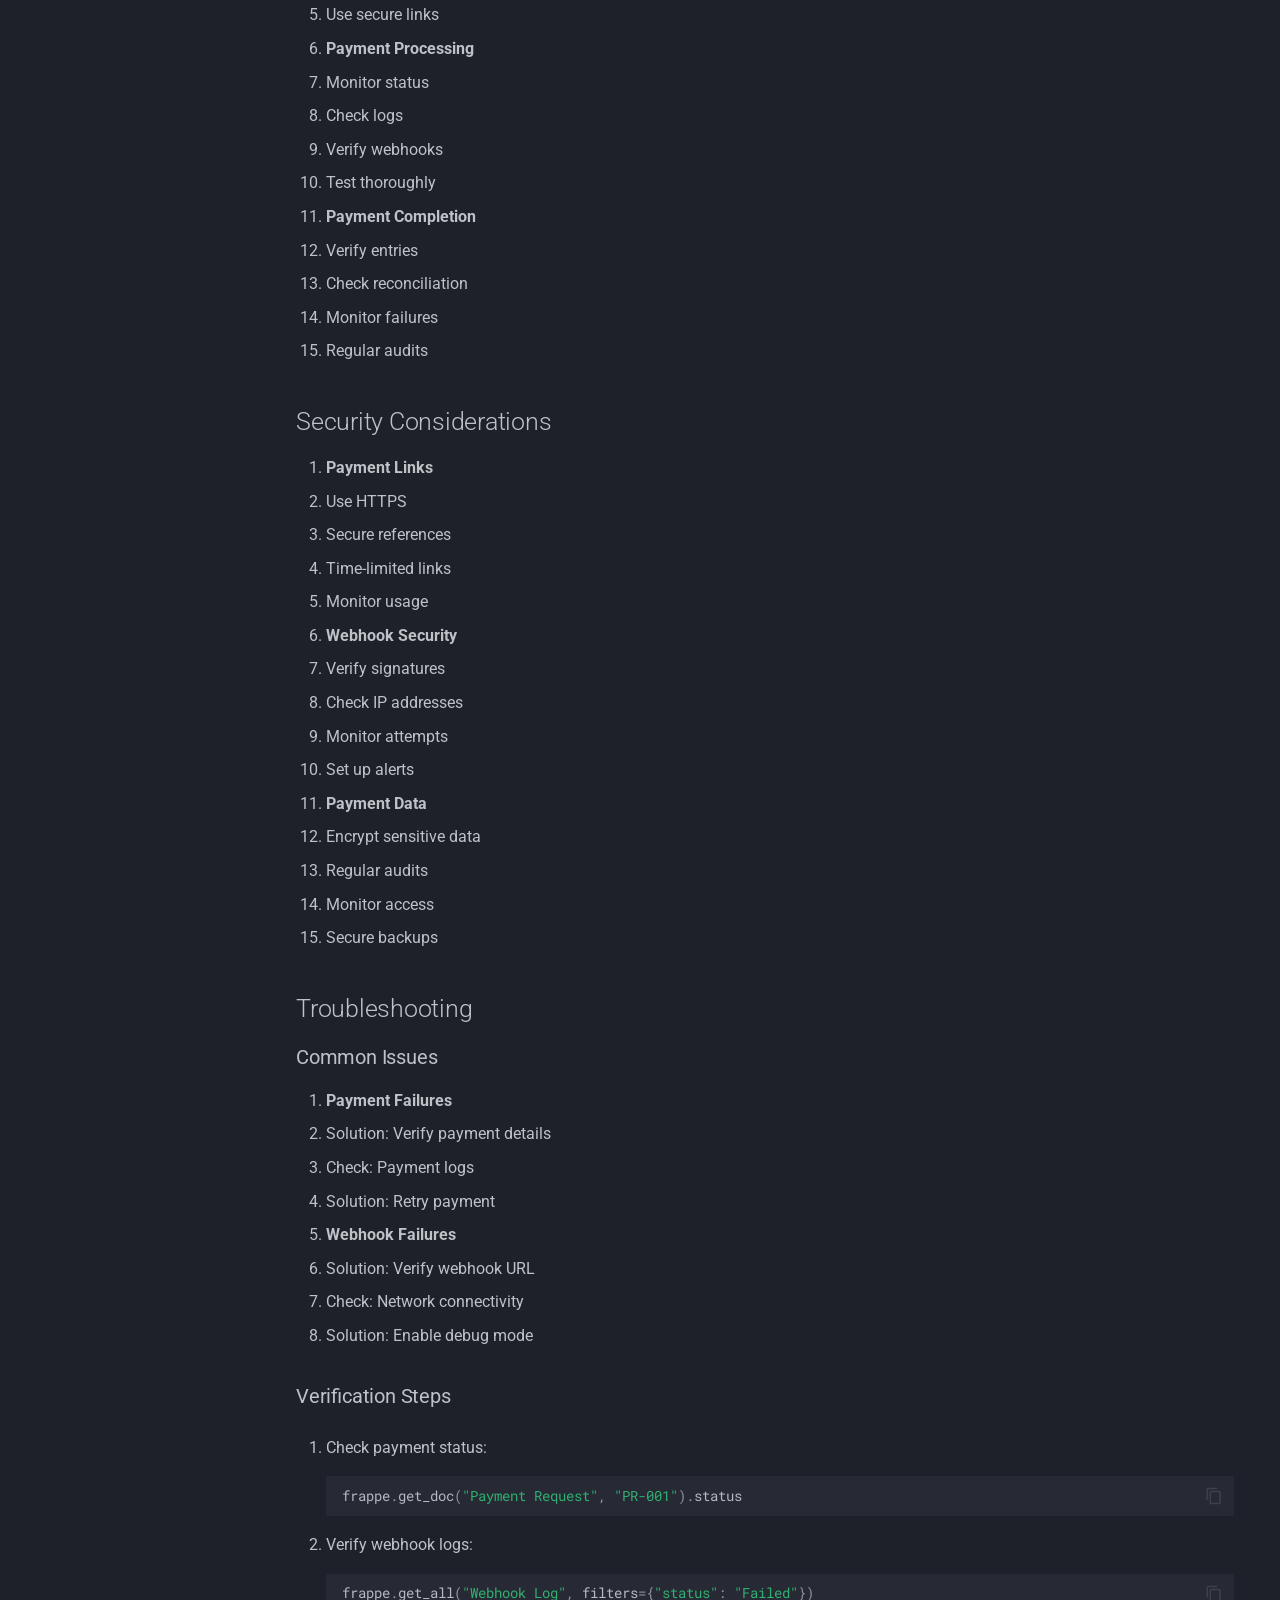
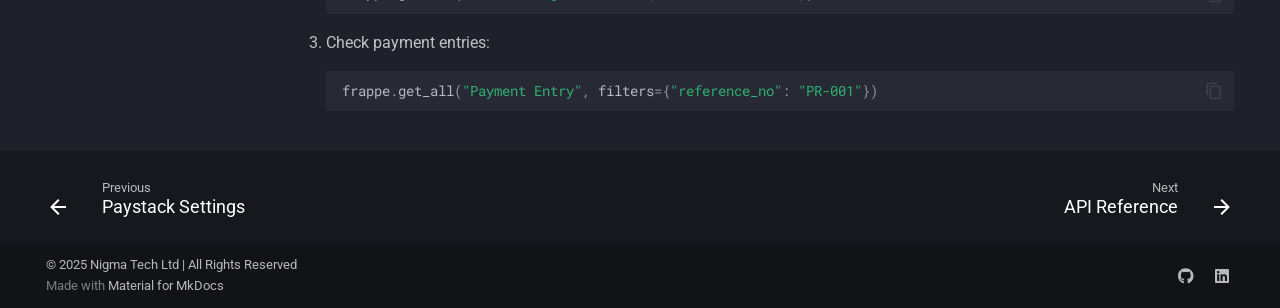
<file: site/payment_flow/index.html>
<!doctype html>
<html lang="en" class="no-js">
  <head>
    
      <meta charset="utf-8">
      <meta name="viewport" content="width=device-width,initial-scale=1">
      
        <meta name="description" content="Paystack Integration for ERPNext">
      
      
      
        <link rel="canonical" href="https://nigmatechltd.github.io/ntech_paystack/payment_flow/">
      
      
        <link rel="prev" href="../settings/">
      
      
        <link rel="next" href="../api/">
      
      
      <link rel="icon" href="../assets/images/favicon.png">
      <meta name="generator" content="mkdocs-1.6.1, mkdocs-material-9.6.15">
    
    
      
        <title>Payment Request Flow - Ntech Paystack</title>
      
    
    
      <link rel="stylesheet" href="../assets/stylesheets/main.342714a4.min.css">
      
        
        <link rel="stylesheet" href="../assets/stylesheets/palette.06af60db.min.css">
      
      


    
    
      
    
    
      
        
        
        <link rel="preconnect" href="https://fonts.gstatic.com" crossorigin>
        <link rel="stylesheet" href="https://fonts.googleapis.com/css?family=Roboto:300,300i,400,400i,700,700i%7CRoboto+Mono:400,400i,700,700i&display=fallback">
        <style>:root{--md-text-font:"Roboto";--md-code-font:"Roboto Mono"}</style>
      
    
    
    <script>__md_scope=new URL("..",location),__md_hash=e=>[...e].reduce(((e,_)=>(e<<5)-e+_.charCodeAt(0)),0),__md_get=(e,_=localStorage,t=__md_scope)=>JSON.parse(_.getItem(t.pathname+"."+e)),__md_set=(e,_,t=localStorage,a=__md_scope)=>{try{t.setItem(a.pathname+"."+e,JSON.stringify(_))}catch(e){}}</script>
    
      
  


  
  

<script id="__analytics">function __md_analytics(){function e(){dataLayer.push(arguments)}window.dataLayer=window.dataLayer||[],e("js",new Date),e("config","UA-XXXXXXXXX-X"),document.addEventListener("DOMContentLoaded",(function(){document.forms.search&&document.forms.search.query.addEventListener("blur",(function(){this.value&&e("event","search",{search_term:this.value})}));document$.subscribe((function(){var t=document.forms.feedback;if(void 0!==t)for(var a of t.querySelectorAll("[type=submit]"))a.addEventListener("click",(function(a){a.preventDefault();var n=document.location.pathname,d=this.getAttribute("data-md-value");e("event","feedback",{page:n,data:d}),t.firstElementChild.disabled=!0;var r=t.querySelector(".md-feedback__note [data-md-value='"+d+"']");r&&(r.hidden=!1)})),t.hidden=!1})),location$.subscribe((function(t){e("config","UA-XXXXXXXXX-X",{page_path:t.pathname})}))}));var t=document.createElement("script");t.async=!0,t.src="https://www.googletagmanager.com/gtag/js?id=UA-XXXXXXXXX-X",document.getElementById("__analytics").insertAdjacentElement("afterEnd",t)}</script>
  
    <script>"undefined"!=typeof __md_analytics&&__md_analytics()</script>
  

    
    
    
  </head>
  
  
    
    
      
    
    
    
    
    <body dir="ltr" data-md-color-scheme="slate" data-md-color-primary="indigo" data-md-color-accent="indigo">
  
    
    <input class="md-toggle" data-md-toggle="drawer" type="checkbox" id="__drawer" autocomplete="off">
    <input class="md-toggle" data-md-toggle="search" type="checkbox" id="__search" autocomplete="off">
    <label class="md-overlay" for="__drawer"></label>
    <div data-md-component="skip">
      
        
        <a href="#payment-request-flow" class="md-skip">
          Skip to content
        </a>
      
    </div>
    <div data-md-component="announce">
      
    </div>
    
    
      

  

<header class="md-header md-header--shadow md-header--lifted" data-md-component="header">
  <nav class="md-header__inner md-grid" aria-label="Header">
    <a href=".." title="Ntech Paystack" class="md-header__button md-logo" aria-label="Ntech Paystack" data-md-component="logo">
      
  <img src="../assets/nigmatechnologies_logo.png" alt="logo">

    </a>
    <label class="md-header__button md-icon" for="__drawer">
      
      <svg xmlns="http://www.w3.org/2000/svg" viewBox="0 0 24 24"><path d="M3 6h18v2H3zm0 5h18v2H3zm0 5h18v2H3z"/></svg>
    </label>
    <div class="md-header__title" data-md-component="header-title">
      <div class="md-header__ellipsis">
        <div class="md-header__topic">
          <span class="md-ellipsis">
            Ntech Paystack
          </span>
        </div>
        <div class="md-header__topic" data-md-component="header-topic">
          <span class="md-ellipsis">
            
              Payment Request Flow
            
          </span>
        </div>
      </div>
    </div>
    
      
        <form class="md-header__option" data-md-component="palette">
  
    
    
    
    <input class="md-option" data-md-color-media="" data-md-color-scheme="slate" data-md-color-primary="indigo" data-md-color-accent="indigo"  aria-label="Switch to light mode"  type="radio" name="__palette" id="__palette_0">
    
      <label class="md-header__button md-icon" title="Switch to light mode" for="__palette_1" hidden>
        <svg xmlns="http://www.w3.org/2000/svg" viewBox="0 0 24 24"><path d="M12 2a7 7 0 0 0-7 7c0 2.38 1.19 4.47 3 5.74V17a1 1 0 0 0 1 1h6a1 1 0 0 0 1-1v-2.26c1.81-1.27 3-3.36 3-5.74a7 7 0 0 0-7-7M9 21a1 1 0 0 0 1 1h4a1 1 0 0 0 1-1v-1H9z"/></svg>
      </label>
    
  
    
    
    
    <input class="md-option" data-md-color-media="" data-md-color-scheme="default" data-md-color-primary="indigo" data-md-color-accent="indigo"  aria-label="Switch to dark mode"  type="radio" name="__palette" id="__palette_1">
    
      <label class="md-header__button md-icon" title="Switch to dark mode" for="__palette_0" hidden>
        <svg xmlns="http://www.w3.org/2000/svg" viewBox="0 0 24 24"><path d="M12 2a7 7 0 0 1 7 7c0 2.38-1.19 4.47-3 5.74V17a1 1 0 0 1-1 1H9a1 1 0 0 1-1-1v-2.26C6.19 13.47 5 11.38 5 9a7 7 0 0 1 7-7M9 21v-1h6v1a1 1 0 0 1-1 1h-4a1 1 0 0 1-1-1m3-17a5 5 0 0 0-5 5c0 2.05 1.23 3.81 3 4.58V16h4v-2.42c1.77-.77 3-2.53 3-4.58a5 5 0 0 0-5-5"/></svg>
      </label>
    
  
</form>
      
    
    
      <script>var palette=__md_get("__palette");if(palette&&palette.color){if("(prefers-color-scheme)"===palette.color.media){var media=matchMedia("(prefers-color-scheme: light)"),input=document.querySelector(media.matches?"[data-md-color-media='(prefers-color-scheme: light)']":"[data-md-color-media='(prefers-color-scheme: dark)']");palette.color.media=input.getAttribute("data-md-color-media"),palette.color.scheme=input.getAttribute("data-md-color-scheme"),palette.color.primary=input.getAttribute("data-md-color-primary"),palette.color.accent=input.getAttribute("data-md-color-accent")}for(var[key,value]of Object.entries(palette.color))document.body.setAttribute("data-md-color-"+key,value)}</script>
    
    
    
      
      
        <label class="md-header__button md-icon" for="__search">
          
          <svg xmlns="http://www.w3.org/2000/svg" viewBox="0 0 24 24"><path d="M9.5 3A6.5 6.5 0 0 1 16 9.5c0 1.61-.59 3.09-1.56 4.23l.27.27h.79l5 5-1.5 1.5-5-5v-.79l-.27-.27A6.52 6.52 0 0 1 9.5 16 6.5 6.5 0 0 1 3 9.5 6.5 6.5 0 0 1 9.5 3m0 2C7 5 5 7 5 9.5S7 14 9.5 14 14 12 14 9.5 12 5 9.5 5"/></svg>
        </label>
        <div class="md-search" data-md-component="search" role="dialog">
  <label class="md-search__overlay" for="__search"></label>
  <div class="md-search__inner" role="search">
    <form class="md-search__form" name="search">
      <input type="text" class="md-search__input" name="query" aria-label="Search" placeholder="Search" autocapitalize="off" autocorrect="off" autocomplete="off" spellcheck="false" data-md-component="search-query" required>
      <label class="md-search__icon md-icon" for="__search">
        
        <svg xmlns="http://www.w3.org/2000/svg" viewBox="0 0 24 24"><path d="M9.5 3A6.5 6.5 0 0 1 16 9.5c0 1.61-.59 3.09-1.56 4.23l.27.27h.79l5 5-1.5 1.5-5-5v-.79l-.27-.27A6.52 6.52 0 0 1 9.5 16 6.5 6.5 0 0 1 3 9.5 6.5 6.5 0 0 1 9.5 3m0 2C7 5 5 7 5 9.5S7 14 9.5 14 14 12 14 9.5 12 5 9.5 5"/></svg>
        
        <svg xmlns="http://www.w3.org/2000/svg" viewBox="0 0 24 24"><path d="M20 11v2H8l5.5 5.5-1.42 1.42L4.16 12l7.92-7.92L13.5 5.5 8 11z"/></svg>
      </label>
      <nav class="md-search__options" aria-label="Search">
        
          <a href="javascript:void(0)" class="md-search__icon md-icon" title="Share" aria-label="Share" data-clipboard data-clipboard-text="" data-md-component="search-share" tabindex="-1">
            
            <svg xmlns="http://www.w3.org/2000/svg" viewBox="0 0 24 24"><path d="M18 16.08c-.76 0-1.44.3-1.96.77L8.91 12.7c.05-.23.09-.46.09-.7s-.04-.47-.09-.7l7.05-4.11c.54.5 1.25.81 2.04.81a3 3 0 0 0 3-3 3 3 0 0 0-3-3 3 3 0 0 0-3 3c0 .24.04.47.09.7L8.04 9.81C7.5 9.31 6.79 9 6 9a3 3 0 0 0-3 3 3 3 0 0 0 3 3c.79 0 1.5-.31 2.04-.81l7.12 4.15c-.05.21-.08.43-.08.66 0 1.61 1.31 2.91 2.92 2.91s2.92-1.3 2.92-2.91A2.92 2.92 0 0 0 18 16.08"/></svg>
          </a>
        
        <button type="reset" class="md-search__icon md-icon" title="Clear" aria-label="Clear" tabindex="-1">
          
          <svg xmlns="http://www.w3.org/2000/svg" viewBox="0 0 24 24"><path d="M19 6.41 17.59 5 12 10.59 6.41 5 5 6.41 10.59 12 5 17.59 6.41 19 12 13.41 17.59 19 19 17.59 13.41 12z"/></svg>
        </button>
      </nav>
      
        <div class="md-search__suggest" data-md-component="search-suggest"></div>
      
    </form>
    <div class="md-search__output">
      <div class="md-search__scrollwrap" tabindex="0" data-md-scrollfix>
        <div class="md-search-result" data-md-component="search-result">
          <div class="md-search-result__meta">
            Initializing search
          </div>
          <ol class="md-search-result__list" role="presentation"></ol>
        </div>
      </div>
    </div>
  </div>
</div>
      
    
    
  </nav>
  
    
      
<nav class="md-tabs" aria-label="Tabs" data-md-component="tabs">
  <div class="md-grid">
    <ul class="md-tabs__list">
      
        
  
  
  
  
    <li class="md-tabs__item">
      <a href=".." class="md-tabs__link">
        
  
  
    
  
  Introduction

      </a>
    </li>
  

      
        
  
  
  
  
    <li class="md-tabs__item">
      <a href="../installation/" class="md-tabs__link">
        
  
  
    
  
  Installation & Setup

      </a>
    </li>
  

      
        
  
  
  
  
    <li class="md-tabs__item">
      <a href="../roles/" class="md-tabs__link">
        
  
  
    
  
  User Roles & Permissions

      </a>
    </li>
  

      
        
  
  
  
  
    <li class="md-tabs__item">
      <a href="../settings/" class="md-tabs__link">
        
  
  
    
  
  Paystack Settings

      </a>
    </li>
  

      
        
  
  
  
    
  
  
    <li class="md-tabs__item md-tabs__item--active">
      <a href="./" class="md-tabs__link">
        
  
  
    
  
  Payment Request Flow

      </a>
    </li>
  

      
        
  
  
  
  
    <li class="md-tabs__item">
      <a href="../api/" class="md-tabs__link">
        
  
  
    
  
  API Reference

      </a>
    </li>
  

      
        
  
  
  
  
    <li class="md-tabs__item">
      <a href="../developer_guide/" class="md-tabs__link">
        
  
  
    
  
  Developer Guide

      </a>
    </li>
  

      
        
  
  
  
  
    <li class="md-tabs__item">
      <a href="../troubleshooting/" class="md-tabs__link">
        
  
  
    
  
  Troubleshooting

      </a>
    </li>
  

      
        
  
  
  
  
    <li class="md-tabs__item">
      <a href="../changelog/" class="md-tabs__link">
        
  
  
    
  
  Changelog

      </a>
    </li>
  

      
    </ul>
  </div>
</nav>
    
  
</header>
    
    <div class="md-container" data-md-component="container">
      
      
        
      
      <main class="md-main" data-md-component="main">
        <div class="md-main__inner md-grid">
          
            
              
              <div class="md-sidebar md-sidebar--primary" data-md-component="sidebar" data-md-type="navigation" >
                <div class="md-sidebar__scrollwrap">
                  <div class="md-sidebar__inner">
                    


  


  

<nav class="md-nav md-nav--primary md-nav--lifted md-nav--integrated" aria-label="Navigation" data-md-level="0">
  <label class="md-nav__title" for="__drawer">
    <a href=".." title="Ntech Paystack" class="md-nav__button md-logo" aria-label="Ntech Paystack" data-md-component="logo">
      
  <img src="../assets/nigmatechnologies_logo.png" alt="logo">

    </a>
    Ntech Paystack
  </label>
  
  <ul class="md-nav__list" data-md-scrollfix>
    
      
      
  
  
  
  
    <li class="md-nav__item">
      <a href=".." class="md-nav__link">
        
  
  
  <span class="md-ellipsis">
    Introduction
    
  </span>
  

      </a>
    </li>
  

    
      
      
  
  
  
  
    <li class="md-nav__item">
      <a href="../installation/" class="md-nav__link">
        
  
  
  <span class="md-ellipsis">
    Installation & Setup
    
  </span>
  

      </a>
    </li>
  

    
      
      
  
  
  
  
    <li class="md-nav__item">
      <a href="../roles/" class="md-nav__link">
        
  
  
  <span class="md-ellipsis">
    User Roles & Permissions
    
  </span>
  

      </a>
    </li>
  

    
      
      
  
  
  
  
    <li class="md-nav__item">
      <a href="../settings/" class="md-nav__link">
        
  
  
  <span class="md-ellipsis">
    Paystack Settings
    
  </span>
  

      </a>
    </li>
  

    
      
      
  
  
    
  
  
  
    <li class="md-nav__item md-nav__item--active">
      
      <input class="md-nav__toggle md-toggle" type="checkbox" id="__toc">
      
      
        
      
      
        <label class="md-nav__link md-nav__link--active" for="__toc">
          
  
  
  <span class="md-ellipsis">
    Payment Request Flow
    
  </span>
  

          <span class="md-nav__icon md-icon"></span>
        </label>
      
      <a href="./" class="md-nav__link md-nav__link--active">
        
  
  
  <span class="md-ellipsis">
    Payment Request Flow
    
  </span>
  

      </a>
      
        

<nav class="md-nav md-nav--secondary" aria-label="Table of contents">
  
  
  
    
  
  
    <label class="md-nav__title" for="__toc">
      <span class="md-nav__icon md-icon"></span>
      Table of contents
    </label>
    <ul class="md-nav__list" data-md-component="toc" data-md-scrollfix>
      
        <li class="md-nav__item">
  <a href="#overview" class="md-nav__link">
    <span class="md-ellipsis">
      Overview
    </span>
  </a>
  
</li>
      
        <li class="md-nav__item">
  <a href="#payment-request-creation" class="md-nav__link">
    <span class="md-ellipsis">
      Payment Request Creation
    </span>
  </a>
  
    <nav class="md-nav" aria-label="Payment Request Creation">
      <ul class="md-nav__list">
        
          <li class="md-nav__item">
  <a href="#step-1-generate-payment-request" class="md-nav__link">
    <span class="md-ellipsis">
      Step 1: Generate Payment Request
    </span>
  </a>
  
</li>
        
          <li class="md-nav__item">
  <a href="#step-2-payment-generation" class="md-nav__link">
    <span class="md-ellipsis">
      Step 2: Payment Generation
    </span>
  </a>
  
</li>
        
          <li class="md-nav__item">
  <a href="#step-3-payment-processing" class="md-nav__link">
    <span class="md-ellipsis">
      Step 3: Payment Processing
    </span>
  </a>
  
</li>
        
          <li class="md-nav__item">
  <a href="#step-4-payment-completion" class="md-nav__link">
    <span class="md-ellipsis">
      Step 4: Payment Completion
    </span>
  </a>
  
</li>
        
      </ul>
    </nav>
  
</li>
      
        <li class="md-nav__item">
  <a href="#error-handling" class="md-nav__link">
    <span class="md-ellipsis">
      Error Handling
    </span>
  </a>
  
    <nav class="md-nav" aria-label="Error Handling">
      <ul class="md-nav__list">
        
          <li class="md-nav__item">
  <a href="#common-errors" class="md-nav__link">
    <span class="md-ellipsis">
      Common Errors
    </span>
  </a>
  
</li>
        
          <li class="md-nav__item">
  <a href="#error-recovery" class="md-nav__link">
    <span class="md-ellipsis">
      Error Recovery
    </span>
  </a>
  
</li>
        
      </ul>
    </nav>
  
</li>
      
        <li class="md-nav__item">
  <a href="#best-practices" class="md-nav__link">
    <span class="md-ellipsis">
      Best Practices
    </span>
  </a>
  
</li>
      
        <li class="md-nav__item">
  <a href="#security-considerations" class="md-nav__link">
    <span class="md-ellipsis">
      Security Considerations
    </span>
  </a>
  
</li>
      
        <li class="md-nav__item">
  <a href="#troubleshooting" class="md-nav__link">
    <span class="md-ellipsis">
      Troubleshooting
    </span>
  </a>
  
    <nav class="md-nav" aria-label="Troubleshooting">
      <ul class="md-nav__list">
        
          <li class="md-nav__item">
  <a href="#common-issues" class="md-nav__link">
    <span class="md-ellipsis">
      Common Issues
    </span>
  </a>
  
</li>
        
          <li class="md-nav__item">
  <a href="#verification-steps" class="md-nav__link">
    <span class="md-ellipsis">
      Verification Steps
    </span>
  </a>
  
</li>
        
      </ul>
    </nav>
  
</li>
      
    </ul>
  
</nav>
      
    </li>
  

    
      
      
  
  
  
  
    <li class="md-nav__item">
      <a href="../api/" class="md-nav__link">
        
  
  
  <span class="md-ellipsis">
    API Reference
    
  </span>
  

      </a>
    </li>
  

    
      
      
  
  
  
  
    <li class="md-nav__item">
      <a href="../developer_guide/" class="md-nav__link">
        
  
  
  <span class="md-ellipsis">
    Developer Guide
    
  </span>
  

      </a>
    </li>
  

    
      
      
  
  
  
  
    <li class="md-nav__item">
      <a href="../troubleshooting/" class="md-nav__link">
        
  
  
  <span class="md-ellipsis">
    Troubleshooting
    
  </span>
  

      </a>
    </li>
  

    
      
      
  
  
  
  
    <li class="md-nav__item">
      <a href="../changelog/" class="md-nav__link">
        
  
  
  <span class="md-ellipsis">
    Changelog
    
  </span>
  

      </a>
    </li>
  

    
  </ul>
</nav>
                  </div>
                </div>
              </div>
            
            
          
          
            <div class="md-content" data-md-component="content">
              <article class="md-content__inner md-typeset">
                
                  


  
  


<h1 id="payment-request-flow">Payment Request Flow<a class="headerlink" href="#payment-request-flow" title="Permanent link">&para;</a></h1>
<h2 id="overview">Overview<a class="headerlink" href="#overview" title="Permanent link">&para;</a></h2>
<p>The payment request flow in Ntech Paystack integrates seamlessly with ERPNext's payment system, allowing users to generate and process payments through Paystack. This section details the complete payment request lifecycle.</p>
<h2 id="payment-request-creation">Payment Request Creation<a class="headerlink" href="#payment-request-creation" title="Permanent link">&para;</a></h2>
<h3 id="step-1-generate-payment-request">Step 1: Generate Payment Request<a class="headerlink" href="#step-1-generate-payment-request" title="Permanent link">&para;</a></h3>
<ol>
<li><strong>Payment Request DocType</strong></li>
<li>Create new Payment Request</li>
<li>Select payment type (Advance, Against Sales Order, etc.)</li>
<li>Enter payment amount</li>
<li>Select currency</li>
<li>
<p>Add reference document</p>
</li>
<li>
<p><strong>Required Fields</strong></p>
</li>
<li><strong>Payment Type</strong>: Required</li>
<li><strong>Party Type</strong>: Required</li>
<li><strong>Party</strong>: Required</li>
<li><strong>Amount</strong>: Required</li>
<li><strong>Currency</strong>: Required</li>
<li><strong>Reference Document</strong>: Required</li>
</ol>
<h3 id="step-2-payment-generation">Step 2: Payment Generation<a class="headerlink" href="#step-2-payment-generation" title="Permanent link">&para;</a></h3>
<ol>
<li>
<p><strong>Payment URL Generation</strong>
   <div class="highlight"><pre><span></span><code><span class="c1"># Example payment URL generation</span>
<span class="n">payment_url</span> <span class="o">=</span> <span class="n">frappe</span><span class="o">.</span><span class="n">get_doc</span><span class="p">({</span>
    <span class="s2">&quot;doctype&quot;</span><span class="p">:</span> <span class="s2">&quot;Payment Request&quot;</span><span class="p">,</span>
    <span class="s2">&quot;payment_type&quot;</span><span class="p">:</span> <span class="s2">&quot;Advance&quot;</span><span class="p">,</span>
    <span class="s2">&quot;party_type&quot;</span><span class="p">:</span> <span class="s2">&quot;Customer&quot;</span><span class="p">,</span>
    <span class="s2">&quot;party&quot;</span><span class="p">:</span> <span class="s2">&quot;CUST-001&quot;</span><span class="p">,</span>
    <span class="s2">&quot;amount&quot;</span><span class="p">:</span> <span class="mi">1000</span><span class="p">,</span>
    <span class="s2">&quot;currency&quot;</span><span class="p">:</span> <span class="s2">&quot;NGN&quot;</span><span class="p">,</span>
    <span class="s2">&quot;reference_doctype&quot;</span><span class="p">:</span> <span class="s2">&quot;Sales Invoice&quot;</span><span class="p">,</span>
    <span class="s2">&quot;reference_name&quot;</span><span class="p">:</span> <span class="s2">&quot;SI-001&quot;</span>
<span class="p">})</span><span class="o">.</span><span class="n">generate_payment_url</span><span class="p">()</span>
</code></pre></div></p>
</li>
<li>
<p><strong>Payment Link</strong></p>
</li>
<li>Format: <code>https://your-site.com/api/method/ntech_paystack.webhook.handle_webhook_response</code></li>
<li>Includes payment reference</li>
<li>Secure HTTPS connection</li>
</ol>
<h3 id="step-3-payment-processing">Step 3: Payment Processing<a class="headerlink" href="#step-3-payment-processing" title="Permanent link">&para;</a></h3>
<ol>
<li><strong>Payment Flow</strong></li>
<li>User clicks payment link</li>
<li>Redirected to Paystack payment page</li>
<li>Payment processed through Paystack</li>
<li>
<p>Webhook notification sent</p>
</li>
<li>
<p><strong>Payment Status Updates</strong></p>
</li>
<li><strong>Pending</strong>: Payment initiated</li>
<li><strong>Processing</strong>: Payment in progress</li>
<li><strong>Completed</strong>: Payment successful</li>
<li><strong>Failed</strong>: Payment failed</li>
</ol>
<h3 id="step-4-payment-completion">Step 4: Payment Completion<a class="headerlink" href="#step-4-payment-completion" title="Permanent link">&para;</a></h3>
<ol>
<li>
<p><strong>Webhook Processing</strong>
   <div class="highlight"><pre><span></span><code><span class="c1"># Webhook handler</span>
<span class="k">def</span><span class="w"> </span><span class="nf">handle_webhook_response</span><span class="p">():</span>
    <span class="c1"># Verify signature</span>
    <span class="c1"># Process payment</span>
    <span class="c1"># Update Payment Log</span>
    <span class="c1"># Create Payment Entry</span>
</code></pre></div></p>
</li>
<li>
<p><strong>Payment Entry Creation</strong></p>
</li>
<li>Automatic creation on success</li>
<li>Links to reference document</li>
<li>Updates payment status</li>
<li>Creates payment entry</li>
</ol>
<h2 id="error-handling">Error Handling<a class="headerlink" href="#error-handling" title="Permanent link">&para;</a></h2>
<h3 id="common-errors">Common Errors<a class="headerlink" href="#common-errors" title="Permanent link">&para;</a></h3>
<ol>
<li><strong>Payment Failures</strong></li>
<li>Solution: Check payment status</li>
<li>Check: Payment logs</li>
<li>
<p>Solution: Retry payment</p>
</li>
<li>
<p><strong>Webhook Failures</strong></p>
</li>
<li>Solution: Verify webhook URL</li>
<li>Check: Network connectivity</li>
<li>Solution: Enable debug mode</li>
</ol>
<h3 id="error-recovery">Error Recovery<a class="headerlink" href="#error-recovery" title="Permanent link">&para;</a></h3>
<ol>
<li><strong>Failed Payments</strong></li>
<li>Retry payment</li>
<li>Check logs</li>
<li>
<p>Contact support</p>
</li>
<li>
<p><strong>Webhook Failures</strong></p>
</li>
<li>Manual reconciliation</li>
<li>Check logs</li>
<li>Verify settings</li>
</ol>
<h2 id="best-practices">Best Practices<a class="headerlink" href="#best-practices" title="Permanent link">&para;</a></h2>
<ol>
<li><strong>Payment Generation</strong></li>
<li>Verify amounts</li>
<li>Check currency</li>
<li>Validate references</li>
<li>
<p>Use secure links</p>
</li>
<li>
<p><strong>Payment Processing</strong></p>
</li>
<li>Monitor status</li>
<li>Check logs</li>
<li>Verify webhooks</li>
<li>
<p>Test thoroughly</p>
</li>
<li>
<p><strong>Payment Completion</strong></p>
</li>
<li>Verify entries</li>
<li>Check reconciliation</li>
<li>Monitor failures</li>
<li>Regular audits</li>
</ol>
<h2 id="security-considerations">Security Considerations<a class="headerlink" href="#security-considerations" title="Permanent link">&para;</a></h2>
<ol>
<li><strong>Payment Links</strong></li>
<li>Use HTTPS</li>
<li>Secure references</li>
<li>Time-limited links</li>
<li>
<p>Monitor usage</p>
</li>
<li>
<p><strong>Webhook Security</strong></p>
</li>
<li>Verify signatures</li>
<li>Check IP addresses</li>
<li>Monitor attempts</li>
<li>
<p>Set up alerts</p>
</li>
<li>
<p><strong>Payment Data</strong></p>
</li>
<li>Encrypt sensitive data</li>
<li>Regular audits</li>
<li>Monitor access</li>
<li>Secure backups</li>
</ol>
<h2 id="troubleshooting">Troubleshooting<a class="headerlink" href="#troubleshooting" title="Permanent link">&para;</a></h2>
<h3 id="common-issues">Common Issues<a class="headerlink" href="#common-issues" title="Permanent link">&para;</a></h3>
<ol>
<li><strong>Payment Failures</strong></li>
<li>Solution: Verify payment details</li>
<li>Check: Payment logs</li>
<li>
<p>Solution: Retry payment</p>
</li>
<li>
<p><strong>Webhook Failures</strong></p>
</li>
<li>Solution: Verify webhook URL</li>
<li>Check: Network connectivity</li>
<li>Solution: Enable debug mode</li>
</ol>
<h3 id="verification-steps">Verification Steps<a class="headerlink" href="#verification-steps" title="Permanent link">&para;</a></h3>
<ol>
<li>
<p>Check payment status:
   <div class="highlight"><pre><span></span><code><span class="n">frappe</span><span class="o">.</span><span class="n">get_doc</span><span class="p">(</span><span class="s2">&quot;Payment Request&quot;</span><span class="p">,</span> <span class="s2">&quot;PR-001&quot;</span><span class="p">)</span><span class="o">.</span><span class="n">status</span>
</code></pre></div></p>
</li>
<li>
<p>Verify webhook logs:
   <div class="highlight"><pre><span></span><code><span class="n">frappe</span><span class="o">.</span><span class="n">get_all</span><span class="p">(</span><span class="s2">&quot;Webhook Log&quot;</span><span class="p">,</span> <span class="n">filters</span><span class="o">=</span><span class="p">{</span><span class="s2">&quot;status&quot;</span><span class="p">:</span> <span class="s2">&quot;Failed&quot;</span><span class="p">})</span>
</code></pre></div></p>
</li>
<li>
<p>Check payment entries:
   <div class="highlight"><pre><span></span><code><span class="n">frappe</span><span class="o">.</span><span class="n">get_all</span><span class="p">(</span><span class="s2">&quot;Payment Entry&quot;</span><span class="p">,</span> <span class="n">filters</span><span class="o">=</span><span class="p">{</span><span class="s2">&quot;reference_no&quot;</span><span class="p">:</span> <span class="s2">&quot;PR-001&quot;</span><span class="p">})</span>
</code></pre></div></p>
</li>
</ol>









  




                
              </article>
            </div>
          
          
  <script>var tabs=__md_get("__tabs");if(Array.isArray(tabs))e:for(var set of document.querySelectorAll(".tabbed-set")){var labels=set.querySelector(".tabbed-labels");for(var tab of tabs)for(var label of labels.getElementsByTagName("label"))if(label.innerText.trim()===tab){var input=document.getElementById(label.htmlFor);input.checked=!0;continue e}}</script>

<script>var target=document.getElementById(location.hash.slice(1));target&&target.name&&(target.checked=target.name.startsWith("__tabbed_"))</script>
        </div>
        
          <button type="button" class="md-top md-icon" data-md-component="top" hidden>
  
  <svg xmlns="http://www.w3.org/2000/svg" viewBox="0 0 24 24"><path d="M13 20h-2V8l-5.5 5.5-1.42-1.42L12 4.16l7.92 7.92-1.42 1.42L13 8z"/></svg>
  Back to top
</button>
        
      </main>
      
        <footer class="md-footer">
  
    
      
      <nav class="md-footer__inner md-grid" aria-label="Footer" >
        
          
          <a href="../settings/" class="md-footer__link md-footer__link--prev" aria-label="Previous: Paystack Settings">
            <div class="md-footer__button md-icon">
              
              <svg xmlns="http://www.w3.org/2000/svg" viewBox="0 0 24 24"><path d="M20 11v2H8l5.5 5.5-1.42 1.42L4.16 12l7.92-7.92L13.5 5.5 8 11z"/></svg>
            </div>
            <div class="md-footer__title">
              <span class="md-footer__direction">
                Previous
              </span>
              <div class="md-ellipsis">
                Paystack Settings
              </div>
            </div>
          </a>
        
        
          
          <a href="../api/" class="md-footer__link md-footer__link--next" aria-label="Next: API Reference">
            <div class="md-footer__title">
              <span class="md-footer__direction">
                Next
              </span>
              <div class="md-ellipsis">
                API Reference
              </div>
            </div>
            <div class="md-footer__button md-icon">
              
              <svg xmlns="http://www.w3.org/2000/svg" viewBox="0 0 24 24"><path d="M4 11v2h12l-5.5 5.5 1.42 1.42L19.84 12l-7.92-7.92L10.5 5.5 16 11z"/></svg>
            </div>
          </a>
        
      </nav>
    
  
  <div class="md-footer-meta md-typeset">
    <div class="md-footer-meta__inner md-grid">
      <div class="md-copyright">
  
    <div class="md-copyright__highlight">
      © 2025 <a href="https://github.com/nigmatechltd" target="_blank" rel="noopener">Nigma Tech Ltd</a> | All Rights Reserved
    </div>
  
  
    Made with
    <a href="https://squidfunk.github.io/mkdocs-material/" target="_blank" rel="noopener">
      Material for MkDocs
    </a>
  
</div>
      
        <div class="md-social">
  
    
    
    
    
      
      
    
    <a href="https://github.com/nigmatechltd" target="_blank" rel="noopener" title="github.com" class="md-social__link">
      <svg xmlns="http://www.w3.org/2000/svg" viewBox="0 0 496 512"><!--! Font Awesome Free 6.7.2 by @fontawesome - https://fontawesome.com License - https://fontawesome.com/license/free (Icons: CC BY 4.0, Fonts: SIL OFL 1.1, Code: MIT License) Copyright 2024 Fonticons, Inc.--><path d="M165.9 397.4c0 2-2.3 3.6-5.2 3.6-3.3.3-5.6-1.3-5.6-3.6 0-2 2.3-3.6 5.2-3.6 3-.3 5.6 1.3 5.6 3.6m-31.1-4.5c-.7 2 1.3 4.3 4.3 4.9 2.6 1 5.6 0 6.2-2s-1.3-4.3-4.3-5.2c-2.6-.7-5.5.3-6.2 2.3m44.2-1.7c-2.9.7-4.9 2.6-4.6 4.9.3 2 2.9 3.3 5.9 2.6 2.9-.7 4.9-2.6 4.6-4.6-.3-1.9-3-3.2-5.9-2.9M244.8 8C106.1 8 0 113.3 0 252c0 110.9 69.8 205.8 169.5 239.2 12.8 2.3 17.3-5.6 17.3-12.1 0-6.2-.3-40.4-.3-61.4 0 0-70 15-84.7-29.8 0 0-11.4-29.1-27.8-36.6 0 0-22.9-15.7 1.6-15.4 0 0 24.9 2 38.6 25.8 21.9 38.6 58.6 27.5 72.9 20.9 2.3-16 8.8-27.1 16-33.7-55.9-6.2-112.3-14.3-112.3-110.5 0-27.5 7.6-41.3 23.6-58.9-2.6-6.5-11.1-33.3 2.6-67.9 20.9-6.5 69 27 69 27 20-5.6 41.5-8.5 62.8-8.5s42.8 2.9 62.8 8.5c0 0 48.1-33.6 69-27 13.7 34.7 5.2 61.4 2.6 67.9 16 17.7 25.8 31.5 25.8 58.9 0 96.5-58.9 104.2-114.8 110.5 9.2 7.9 17 22.9 17 46.4 0 33.7-.3 75.4-.3 83.6 0 6.5 4.6 14.4 17.3 12.1C428.2 457.8 496 362.9 496 252 496 113.3 383.5 8 244.8 8M97.2 352.9c-1.3 1-1 3.3.7 5.2 1.6 1.6 3.9 2.3 5.2 1 1.3-1 1-3.3-.7-5.2-1.6-1.6-3.9-2.3-5.2-1m-10.8-8.1c-.7 1.3.3 2.9 2.3 3.9 1.6 1 3.6.7 4.3-.7.7-1.3-.3-2.9-2.3-3.9-2-.6-3.6-.3-4.3.7m32.4 35.6c-1.6 1.3-1 4.3 1.3 6.2 2.3 2.3 5.2 2.6 6.5 1 1.3-1.3.7-4.3-1.3-6.2-2.2-2.3-5.2-2.6-6.5-1m-11.4-14.7c-1.6 1-1.6 3.6 0 5.9s4.3 3.3 5.6 2.3c1.6-1.3 1.6-3.9 0-6.2-1.4-2.3-4-3.3-5.6-2"/></svg>
    </a>
  
    
    
    
    
      
      
    
    <a href="https://www.linkedin.com/company/nigmatechltd" target="_blank" rel="noopener" title="www.linkedin.com" class="md-social__link">
      <svg xmlns="http://www.w3.org/2000/svg" viewBox="0 0 448 512"><!--! Font Awesome Free 6.7.2 by @fontawesome - https://fontawesome.com License - https://fontawesome.com/license/free (Icons: CC BY 4.0, Fonts: SIL OFL 1.1, Code: MIT License) Copyright 2024 Fonticons, Inc.--><path d="M416 32H31.9C14.3 32 0 46.5 0 64.3v383.4C0 465.5 14.3 480 31.9 480H416c17.6 0 32-14.5 32-32.3V64.3c0-17.8-14.4-32.3-32-32.3M135.4 416H69V202.2h66.5V416zm-33.2-243c-21.3 0-38.5-17.3-38.5-38.5S80.9 96 102.2 96c21.2 0 38.5 17.3 38.5 38.5 0 21.3-17.2 38.5-38.5 38.5m282.1 243h-66.4V312c0-24.8-.5-56.7-34.5-56.7-34.6 0-39.9 27-39.9 54.9V416h-66.4V202.2h63.7v29.2h.9c8.9-16.8 30.6-34.5 62.9-34.5 67.2 0 79.7 44.3 79.7 101.9z"/></svg>
    </a>
  
</div>
      
    </div>
  </div>
</footer>
      
    </div>
    <div class="md-dialog" data-md-component="dialog">
      <div class="md-dialog__inner md-typeset"></div>
    </div>
    
    
    
      
      <script id="__config" type="application/json">{"base": "..", "features": ["navigation.tabs", "navigation.tabs.sticky", "navigation.indexes", "navigation.top", "navigation.footer", "search.highlight", "search.suggest", "search.share", "content.code.annotation", "content.code.copy", "content.code.multiline", "content.tables", "content.tabs.link", "toc.integrate"], "search": "../assets/javascripts/workers/search.d50fe291.min.js", "tags": null, "translations": {"clipboard.copied": "Copied to clipboard", "clipboard.copy": "Copy to clipboard", "search.result.more.one": "1 more on this page", "search.result.more.other": "# more on this page", "search.result.none": "No matching documents", "search.result.one": "1 matching document", "search.result.other": "# matching documents", "search.result.placeholder": "Type to start searching", "search.result.term.missing": "Missing", "select.version": "Select version"}, "version": null}</script>
    
    
      <script src="../assets/javascripts/bundle.56ea9cef.min.js"></script>
      
    
  </body>
</html>
</file>
<file: overrides/styles/extra.css>
.md-header {
  background-color: #44a5af !important;
}

.md-header__title, .md-tabs__link {
  color: white !important;
}
</file>
<file: assets/stylesheets/main.342714a4.min.css>
@charset "UTF-8";html{-webkit-text-size-adjust:none;-moz-text-size-adjust:none;text-size-adjust:none;box-sizing:border-box}*,:after,:before{box-sizing:inherit}@media (prefers-reduced-motion){*,:after,:before{transition:none!important}}body{margin:0}a,button,input,label{-webkit-tap-highlight-color:transparent}a{color:inherit;text-decoration:none}hr{border:0;box-sizing:initial;display:block;height:.05rem;overflow:visible;padding:0}small{font-size:80%}sub,sup{line-height:1em}img{border-style:none}table{border-collapse:initial;border-spacing:0}td,th{font-weight:400;vertical-align:top}button{background:#0000;border:0;font-family:inherit;font-size:inherit;margin:0;padding:0}input{border:0;outline:none}:root{--md-primary-fg-color:#4051b5;--md-primary-fg-color--light:#5d6cc0;--md-primary-fg-color--dark:#303fa1;--md-primary-bg-color:#fff;--md-primary-bg-color--light:#ffffffb3;--md-accent-fg-color:#526cfe;--md-accent-fg-color--transparent:#526cfe1a;--md-accent-bg-color:#fff;--md-accent-bg-color--light:#ffffffb3}[data-md-color-scheme=default]{color-scheme:light}[data-md-color-scheme=default] img[src$="#gh-dark-mode-only"],[data-md-color-scheme=default] img[src$="#only-dark"]{display:none}:root,[data-md-color-scheme=default]{--md-hue:225deg;--md-default-fg-color:#000000de;--md-default-fg-color--light:#0000008a;--md-default-fg-color--lighter:#00000052;--md-default-fg-color--lightest:#00000012;--md-default-bg-color:#fff;--md-default-bg-color--light:#ffffffb3;--md-default-bg-color--lighter:#ffffff4d;--md-default-bg-color--lightest:#ffffff1f;--md-code-fg-color:#36464e;--md-code-bg-color:#f5f5f5;--md-code-hl-color:#4287ff;--md-code-hl-color--light:#4287ff1a;--md-code-hl-number-color:#d52a2a;--md-code-hl-special-color:#db1457;--md-code-hl-function-color:#a846b9;--md-code-hl-constant-color:#6e59d9;--md-code-hl-keyword-color:#3f6ec6;--md-code-hl-string-color:#1c7d4d;--md-code-hl-name-color:var(--md-code-fg-color);--md-code-hl-operator-color:var(--md-default-fg-color--light);--md-code-hl-punctuation-color:var(--md-default-fg-color--light);--md-code-hl-comment-color:var(--md-default-fg-color--light);--md-code-hl-generic-color:var(--md-default-fg-color--light);--md-code-hl-variable-color:var(--md-default-fg-color--light);--md-typeset-color:var(--md-default-fg-color);--md-typeset-a-color:var(--md-primary-fg-color);--md-typeset-del-color:#f5503d26;--md-typeset-ins-color:#0bd57026;--md-typeset-kbd-color:#fafafa;--md-typeset-kbd-accent-color:#fff;--md-typeset-kbd-border-color:#b8b8b8;--md-typeset-mark-color:#ffff0080;--md-typeset-table-color:#0000001f;--md-typeset-table-color--light:rgba(0,0,0,.035);--md-admonition-fg-color:var(--md-default-fg-color);--md-admonition-bg-color:var(--md-default-bg-color);--md-warning-fg-color:#000000de;--md-warning-bg-color:#ff9;--md-footer-fg-color:#fff;--md-footer-fg-color--light:#ffffffb3;--md-footer-fg-color--lighter:#ffffff73;--md-footer-bg-color:#000000de;--md-footer-bg-color--dark:#00000052;--md-shadow-z1:0 0.2rem 0.5rem #0000000d,0 0 0.05rem #0000001a;--md-shadow-z2:0 0.2rem 0.5rem #0000001a,0 0 0.05rem #00000040;--md-shadow-z3:0 0.2rem 0.5rem #0003,0 0 0.05rem #00000059}.md-icon svg{fill:currentcolor;display:block;height:1.2rem;width:1.2rem}body{-webkit-font-smoothing:antialiased;-moz-osx-font-smoothing:grayscale;--md-text-font-family:var(--md-text-font,_),-apple-system,BlinkMacSystemFont,Helvetica,Arial,sans-serif;--md-code-font-family:var(--md-code-font,_),SFMono-Regular,Consolas,Menlo,monospace}aside,body,input{font-feature-settings:"kern","liga";color:var(--md-typeset-color);font-family:var(--md-text-font-family)}code,kbd,pre{font-feature-settings:"kern";font-family:var(--md-code-font-family)}:root{--md-typeset-table-sort-icon:url('data:image/svg+xml;charset=utf-8,<svg xmlns="http://www.w3.org/2000/svg" viewBox="0 0 24 24"><path d="m18 21-4-4h3V7h-3l4-4 4 4h-3v10h3M2 19v-2h10v2M2 13v-2h7v2M2 7V5h4v2z"/></svg>');--md-typeset-table-sort-icon--asc:url('data:image/svg+xml;charset=utf-8,<svg xmlns="http://www.w3.org/2000/svg" viewBox="0 0 24 24"><path d="M19 17h3l-4 4-4-4h3V3h2M2 17h10v2H2M6 5v2H2V5m0 6h7v2H2z"/></svg>');--md-typeset-table-sort-icon--desc:url('data:image/svg+xml;charset=utf-8,<svg xmlns="http://www.w3.org/2000/svg" viewBox="0 0 24 24"><path d="M19 7h3l-4-4-4 4h3v14h2M2 17h10v2H2M6 5v2H2V5m0 6h7v2H2z"/></svg>')}.md-typeset{-webkit-print-color-adjust:exact;color-adjust:exact;font-size:.8rem;line-height:1.6;overflow-wrap:break-word}@media print{.md-typeset{font-size:.68rem}}.md-typeset blockquote,.md-typeset dl,.md-typeset figure,.md-typeset ol,.md-typeset pre,.md-typeset ul{margin-bottom:1em;margin-top:1em}.md-typeset h1{color:var(--md-default-fg-color--light);font-size:2em;line-height:1.3;margin:0 0 1.25em}.md-typeset h1,.md-typeset h2{font-weight:300;letter-spacing:-.01em}.md-typeset h2{font-size:1.5625em;line-height:1.4;margin:1.6em 0 .64em}.md-typeset h3{font-size:1.25em;font-weight:400;letter-spacing:-.01em;line-height:1.5;margin:1.6em 0 .8em}.md-typeset h2+h3{margin-top:.8em}.md-typeset h4{font-weight:700;letter-spacing:-.01em;margin:1em 0}.md-typeset h5,.md-typeset h6{color:var(--md-default-fg-color--light);font-size:.8em;font-weight:700;letter-spacing:-.01em;margin:1.25em 0}.md-typeset h5{text-transform:uppercase}.md-typeset h5 code{text-transform:none}.md-typeset hr{border-bottom:.05rem solid var(--md-default-fg-color--lightest);display:flow-root;margin:1.5em 0}.md-typeset a{color:var(--md-typeset-a-color);word-break:break-word}.md-typeset a,.md-typeset a:before{transition:color 125ms}.md-typeset a:focus,.md-typeset a:hover{color:var(--md-accent-fg-color)}.md-typeset a:focus code,.md-typeset a:hover code{background-color:var(--md-accent-fg-color--transparent)}.md-typeset a code{color:currentcolor;transition:background-color 125ms}.md-typeset a.focus-visible{outline-color:var(--md-accent-fg-color);outline-offset:.2rem}.md-typeset code,.md-typeset kbd,.md-typeset pre{color:var(--md-code-fg-color);direction:ltr;font-variant-ligatures:none}@media print{.md-typeset code,.md-typeset kbd,.md-typeset pre{white-space:pre-wrap}}.md-typeset code{background-color:var(--md-code-bg-color);border-radius:.1rem;-webkit-box-decoration-break:clone;box-decoration-break:clone;font-size:.85em;padding:0 .2941176471em;word-break:break-word}.md-typeset code:not(.focus-visible){-webkit-tap-highlight-color:transparent;outline:none}.md-typeset pre{display:flow-root;line-height:1.4;position:relative}.md-typeset pre>code{-webkit-box-decoration-break:slice;box-decoration-break:slice;box-shadow:none;display:block;margin:0;outline-color:var(--md-accent-fg-color);overflow:auto;padding:.7720588235em 1.1764705882em;scrollbar-color:var(--md-default-fg-color--lighter) #0000;scrollbar-width:thin;touch-action:auto;word-break:normal}.md-typeset pre>code:hover{scrollbar-color:var(--md-accent-fg-color) #0000}.md-typeset pre>code::-webkit-scrollbar{height:.2rem;width:.2rem}.md-typeset pre>code::-webkit-scrollbar-thumb{background-color:var(--md-default-fg-color--lighter)}.md-typeset pre>code::-webkit-scrollbar-thumb:hover{background-color:var(--md-accent-fg-color)}.md-typeset kbd{background-color:var(--md-typeset-kbd-color);border-radius:.1rem;box-shadow:0 .1rem 0 .05rem var(--md-typeset-kbd-border-color),0 .1rem 0 var(--md-typeset-kbd-border-color),0 -.1rem .2rem var(--md-typeset-kbd-accent-color) inset;color:var(--md-default-fg-color);display:inline-block;font-size:.75em;padding:0 .6666666667em;vertical-align:text-top;word-break:break-word}.md-typeset mark{background-color:var(--md-typeset-mark-color);-webkit-box-decoration-break:clone;box-decoration-break:clone;color:inherit;word-break:break-word}.md-typeset abbr{border-bottom:.05rem dotted var(--md-default-fg-color--light);cursor:help;text-decoration:none}.md-typeset small{opacity:.75}[dir=ltr] .md-typeset sub,[dir=ltr] .md-typeset sup{margin-left:.078125em}[dir=rtl] .md-typeset sub,[dir=rtl] .md-typeset sup{margin-right:.078125em}[dir=ltr] .md-typeset blockquote{padding-left:.6rem}[dir=rtl] .md-typeset blockquote{padding-right:.6rem}[dir=ltr] .md-typeset blockquote{border-left:.2rem solid var(--md-default-fg-color--lighter)}[dir=rtl] .md-typeset blockquote{border-right:.2rem solid var(--md-default-fg-color--lighter)}.md-typeset blockquote{color:var(--md-default-fg-color--light);margin-left:0;margin-right:0}.md-typeset ul{list-style-type:disc}.md-typeset ul[type]{list-style-type:revert-layer}[dir=ltr] .md-typeset ol,[dir=ltr] .md-typeset ul{margin-left:.625em}[dir=rtl] .md-typeset ol,[dir=rtl] .md-typeset ul{margin-right:.625em}.md-typeset ol,.md-typeset ul{padding:0}.md-typeset ol:not([hidden]),.md-typeset ul:not([hidden]){display:flow-root}.md-typeset ol ol,.md-typeset ul ol{list-style-type:lower-alpha}.md-typeset ol ol ol,.md-typeset ul ol ol{list-style-type:lower-roman}.md-typeset ol ol ol ol,.md-typeset ul ol ol ol{list-style-type:upper-alpha}.md-typeset ol ol ol ol ol,.md-typeset ul ol ol ol ol{list-style-type:upper-roman}.md-typeset ol[type],.md-typeset ul[type]{list-style-type:revert-layer}[dir=ltr] .md-typeset ol li,[dir=ltr] .md-typeset ul li{margin-left:1.25em}[dir=rtl] .md-typeset ol li,[dir=rtl] .md-typeset ul li{margin-right:1.25em}.md-typeset ol li,.md-typeset ul li{margin-bottom:.5em}.md-typeset ol li blockquote,.md-typeset ol li p,.md-typeset ul li blockquote,.md-typeset ul li p{margin:.5em 0}.md-typeset ol li:last-child,.md-typeset ul li:last-child{margin-bottom:0}[dir=ltr] .md-typeset ol li ol,[dir=ltr] .md-typeset ol li ul,[dir=ltr] .md-typeset ul li ol,[dir=ltr] .md-typeset ul li ul{margin-left:.625em}[dir=rtl] .md-typeset ol li ol,[dir=rtl] .md-typeset ol li ul,[dir=rtl] .md-typeset ul li ol,[dir=rtl] .md-typeset ul li ul{margin-right:.625em}.md-typeset ol li ol,.md-typeset ol li ul,.md-typeset ul li ol,.md-typeset ul li ul{margin-bottom:.5em;margin-top:.5em}[dir=ltr] .md-typeset dd{margin-left:1.875em}[dir=rtl] .md-typeset dd{margin-right:1.875em}.md-typeset dd{margin-bottom:1.5em;margin-top:1em}.md-typeset img,.md-typeset svg,.md-typeset video{height:auto;max-width:100%}.md-typeset img[align=left]{margin:1em 1em 1em 0}.md-typeset img[align=right]{margin:1em 0 1em 1em}.md-typeset img[align]:only-child{margin-top:0}.md-typeset figure{display:flow-root;margin:1em auto;max-width:100%;text-align:center;width:-moz-fit-content;width:fit-content}.md-typeset figure img{display:block;margin:0 auto}.md-typeset figcaption{font-style:italic;margin:1em auto;max-width:24rem}.md-typeset iframe{max-width:100%}.md-typeset table:not([class]){background-color:var(--md-default-bg-color);border:.05rem solid var(--md-typeset-table-color);border-radius:.1rem;display:inline-block;font-size:.64rem;max-width:100%;overflow:auto;touch-action:auto}@media print{.md-typeset table:not([class]){display:table}}.md-typeset table:not([class])+*{margin-top:1.5em}.md-typeset table:not([class]) td>:first-child,.md-typeset table:not([class]) th>:first-child{margin-top:0}.md-typeset table:not([class]) td>:last-child,.md-typeset table:not([class]) th>:last-child{margin-bottom:0}.md-typeset table:not([class]) td:not([align]),.md-typeset table:not([class]) th:not([align]){text-align:left}[dir=rtl] .md-typeset table:not([class]) td:not([align]),[dir=rtl] .md-typeset table:not([class]) th:not([align]){text-align:right}.md-typeset table:not([class]) th{font-weight:700;min-width:5rem;padding:.9375em 1.25em;vertical-align:top}.md-typeset table:not([class]) td{border-top:.05rem solid var(--md-typeset-table-color);padding:.9375em 1.25em;vertical-align:top}.md-typeset table:not([class]) tbody tr{transition:background-color 125ms}.md-typeset table:not([class]) tbody tr:hover{background-color:var(--md-typeset-table-color--light);box-shadow:0 .05rem 0 var(--md-default-bg-color) inset}.md-typeset table:not([class]) a{word-break:normal}.md-typeset table th[role=columnheader]{cursor:pointer}[dir=ltr] .md-typeset table th[role=columnheader]:after{margin-left:.5em}[dir=rtl] .md-typeset table th[role=columnheader]:after{margin-right:.5em}.md-typeset table th[role=columnheader]:after{content:"";display:inline-block;height:1.2em;-webkit-mask-image:var(--md-typeset-table-sort-icon);mask-image:var(--md-typeset-table-sort-icon);-webkit-mask-repeat:no-repeat;mask-repeat:no-repeat;-webkit-mask-size:contain;mask-size:contain;transition:background-color 125ms;vertical-align:text-bottom;width:1.2em}.md-typeset table th[role=columnheader]:hover:after{background-color:var(--md-default-fg-color--lighter)}.md-typeset table th[role=columnheader][aria-sort=ascending]:after{background-color:var(--md-default-fg-color--light);-webkit-mask-image:var(--md-typeset-table-sort-icon--asc);mask-image:var(--md-typeset-table-sort-icon--asc)}.md-typeset table th[role=columnheader][aria-sort=descending]:after{background-color:var(--md-default-fg-color--light);-webkit-mask-image:var(--md-typeset-table-sort-icon--desc);mask-image:var(--md-typeset-table-sort-icon--desc)}.md-typeset__scrollwrap{margin:1em -.8rem;overflow-x:auto;touch-action:auto}.md-typeset__table{display:inline-block;margin-bottom:.5em;padding:0 .8rem}@media print{.md-typeset__table{display:block}}html .md-typeset__table table{display:table;margin:0;overflow:hidden;width:100%}@media screen and (max-width:44.984375em){.md-content__inner>pre{margin:1em -.8rem}.md-content__inner>pre code{border-radius:0}}.md-typeset .md-author{border-radius:100%;display:block;flex-shrink:0;height:1.6rem;overflow:hidden;position:relative;transition:color 125ms,transform 125ms;width:1.6rem}.md-typeset .md-author img{display:block}.md-typeset .md-author--more{background:var(--md-default-fg-color--lightest);color:var(--md-default-fg-color--lighter);font-size:.6rem;font-weight:700;line-height:1.6rem;text-align:center}.md-typeset .md-author--long{height:2.4rem;width:2.4rem}.md-typeset a.md-author{transform:scale(1)}.md-typeset a.md-author img{border-radius:100%;filter:grayscale(100%) opacity(75%);transition:filter 125ms}.md-typeset a.md-author:focus,.md-typeset a.md-author:hover{transform:scale(1.1);z-index:1}.md-typeset a.md-author:focus img,.md-typeset a.md-author:hover img{filter:grayscale(0)}.md-banner{background-color:var(--md-footer-bg-color);color:var(--md-footer-fg-color);overflow:auto}@media print{.md-banner{display:none}}.md-banner--warning{background-color:var(--md-warning-bg-color);color:var(--md-warning-fg-color)}.md-banner__inner{font-size:.7rem;margin:.6rem auto;padding:0 .8rem}[dir=ltr] .md-banner__button{float:right}[dir=rtl] .md-banner__button{float:left}.md-banner__button{color:inherit;cursor:pointer;transition:opacity .25s}.no-js .md-banner__button{display:none}.md-banner__button:hover{opacity:.7}html{font-size:125%;height:100%;overflow-x:hidden}@media screen and (min-width:100em){html{font-size:137.5%}}@media screen and (min-width:125em){html{font-size:150%}}body{background-color:var(--md-default-bg-color);display:flex;flex-direction:column;font-size:.5rem;min-height:100%;position:relative;width:100%}@media print{body{display:block}}@media screen and (max-width:59.984375em){body[data-md-scrolllock]{position:fixed}}.md-grid{margin-left:auto;margin-right:auto;max-width:61rem}.md-container{display:flex;flex-direction:column;flex-grow:1}@media print{.md-container{display:block}}.md-main{flex-grow:1}.md-main__inner{display:flex;height:100%;margin-top:1.5rem}.md-ellipsis{overflow:hidden;text-overflow:ellipsis}.md-toggle{display:none}.md-option{height:0;opacity:0;position:absolute;width:0}.md-option:checked+label:not([hidden]){display:block}.md-option.focus-visible+label{outline-color:var(--md-accent-fg-color);outline-style:auto}.md-skip{background-color:var(--md-default-fg-color);border-radius:.1rem;color:var(--md-default-bg-color);font-size:.64rem;margin:.5rem;opacity:0;outline-color:var(--md-accent-fg-color);padding:.3rem .5rem;position:fixed;transform:translateY(.4rem);z-index:-1}.md-skip:focus{opacity:1;transform:translateY(0);transition:transform .25s cubic-bezier(.4,0,.2,1),opacity 175ms 75ms;z-index:10}@page{margin:25mm}:root{--md-clipboard-icon:url('data:image/svg+xml;charset=utf-8,<svg xmlns="http://www.w3.org/2000/svg" viewBox="0 0 24 24"><path d="M19 21H8V7h11m0-2H8a2 2 0 0 0-2 2v14a2 2 0 0 0 2 2h11a2 2 0 0 0 2-2V7a2 2 0 0 0-2-2m-3-4H4a2 2 0 0 0-2 2v14h2V3h12z"/></svg>')}.md-clipboard{border-radius:.1rem;color:var(--md-default-fg-color--lightest);cursor:pointer;height:1.5em;outline-color:var(--md-accent-fg-color);outline-offset:.1rem;position:absolute;right:.5em;top:.5em;transition:color .25s;width:1.5em;z-index:1}@media print{.md-clipboard{display:none}}.md-clipboard:not(.focus-visible){-webkit-tap-highlight-color:transparent;outline:none}:hover>.md-clipboard{color:var(--md-default-fg-color--light)}.md-clipboard:focus,.md-clipboard:hover{color:var(--md-accent-fg-color)}.md-clipboard:after{background-color:currentcolor;content:"";display:block;height:1.125em;margin:0 auto;-webkit-mask-image:var(--md-clipboard-icon);mask-image:var(--md-clipboard-icon);-webkit-mask-position:center;mask-position:center;-webkit-mask-repeat:no-repeat;mask-repeat:no-repeat;-webkit-mask-size:contain;mask-size:contain;width:1.125em}.md-clipboard--inline{cursor:pointer}.md-clipboard--inline code{transition:color .25s,background-color .25s}.md-clipboard--inline:focus code,.md-clipboard--inline:hover code{background-color:var(--md-accent-fg-color--transparent);color:var(--md-accent-fg-color)}.md-typeset .md-code__content{display:grid}@keyframes consent{0%{opacity:0;transform:translateY(100%)}to{opacity:1;transform:translateY(0)}}@keyframes overlay{0%{opacity:0}to{opacity:1}}.md-consent__overlay{animation:overlay .25s both;-webkit-backdrop-filter:blur(.1rem);backdrop-filter:blur(.1rem);background-color:#0000008a;height:100%;opacity:1;position:fixed;top:0;width:100%;z-index:5}.md-consent__inner{animation:consent .5s cubic-bezier(.1,.7,.1,1) both;background-color:var(--md-default-bg-color);border:0;border-radius:.1rem;bottom:0;box-shadow:0 0 .2rem #0000001a,0 .2rem .4rem #0003;max-height:100%;overflow:auto;padding:0;position:fixed;width:100%;z-index:5}.md-consent__form{padding:.8rem}.md-consent__settings{display:none;margin:1em 0}input:checked+.md-consent__settings{display:block}.md-consent__controls{margin-bottom:.8rem}.md-typeset .md-consent__controls .md-button{display:inline}@media screen and (max-width:44.984375em){.md-typeset .md-consent__controls .md-button{display:block;margin-top:.4rem;text-align:center;width:100%}}.md-consent label{cursor:pointer}.md-content{flex-grow:1;min-width:0}.md-content__inner{margin:0 .8rem 1.2rem;padding-top:.6rem}@media screen and (min-width:76.25em){[dir=ltr] .md-sidebar--primary:not([hidden])~.md-content>.md-content__inner{margin-left:1.2rem}[dir=ltr] .md-sidebar--secondary:not([hidden])~.md-content>.md-content__inner,[dir=rtl] .md-sidebar--primary:not([hidden])~.md-content>.md-content__inner{margin-right:1.2rem}[dir=rtl] .md-sidebar--secondary:not([hidden])~.md-content>.md-content__inner{margin-left:1.2rem}}.md-content__inner:before{content:"";display:block;height:.4rem}.md-content__inner>:last-child{margin-bottom:0}[dir=ltr] .md-content__button{float:right}[dir=rtl] .md-content__button{float:left}[dir=ltr] .md-content__button{margin-left:.4rem}[dir=rtl] .md-content__button{margin-right:.4rem}.md-content__button{margin:.4rem 0;padding:0}@media print{.md-content__button{display:none}}.md-typeset .md-content__button{color:var(--md-default-fg-color--lighter)}.md-content__button svg{display:inline;vertical-align:top}[dir=rtl] .md-content__button svg{transform:scaleX(-1)}[dir=ltr] .md-dialog{right:.8rem}[dir=rtl] .md-dialog{left:.8rem}.md-dialog{background-color:var(--md-default-fg-color);border-radius:.1rem;bottom:.8rem;box-shadow:var(--md-shadow-z3);min-width:11.1rem;opacity:0;padding:.4rem .6rem;pointer-events:none;position:fixed;transform:translateY(100%);transition:transform 0ms .4s,opacity .4s;z-index:4}@media print{.md-dialog{display:none}}.md-dialog--active{opacity:1;pointer-events:auto;transform:translateY(0);transition:transform .4s cubic-bezier(.075,.85,.175,1),opacity .4s}.md-dialog__inner{color:var(--md-default-bg-color);font-size:.7rem}.md-feedback{margin:2em 0 1em;text-align:center}.md-feedback fieldset{border:none;margin:0;padding:0}.md-feedback__title{font-weight:700;margin:1em auto}.md-feedback__inner{position:relative}.md-feedback__list{display:flex;flex-wrap:wrap;place-content:baseline center;position:relative}.md-feedback__list:hover .md-icon:not(:disabled){color:var(--md-default-fg-color--lighter)}:disabled .md-feedback__list{min-height:1.8rem}.md-feedback__icon{color:var(--md-default-fg-color--light);cursor:pointer;flex-shrink:0;margin:0 .1rem;transition:color 125ms}.md-feedback__icon:not(:disabled).md-icon:hover{color:var(--md-accent-fg-color)}.md-feedback__icon:disabled{color:var(--md-default-fg-color--lightest);pointer-events:none}.md-feedback__note{opacity:0;position:relative;transform:translateY(.4rem);transition:transform .4s cubic-bezier(.1,.7,.1,1),opacity .15s}.md-feedback__note>*{margin:0 auto;max-width:16rem}:disabled .md-feedback__note{opacity:1;transform:translateY(0)}@media print{.md-feedback{display:none}}.md-footer{background-color:var(--md-footer-bg-color);color:var(--md-footer-fg-color)}@media print{.md-footer{display:none}}.md-footer__inner{justify-content:space-between;overflow:auto;padding:.2rem}.md-footer__inner:not([hidden]){display:flex}.md-footer__link{align-items:end;display:flex;flex-grow:0.01;margin-bottom:.4rem;margin-top:1rem;max-width:100%;outline-color:var(--md-accent-fg-color);overflow:hidden;transition:opacity .25s}.md-footer__link:focus,.md-footer__link:hover{opacity:.7}[dir=rtl] .md-footer__link svg{transform:scaleX(-1)}@media screen and (max-width:44.984375em){.md-footer__link--prev{flex-shrink:0}.md-footer__link--prev .md-footer__title{display:none}}[dir=ltr] .md-footer__link--next{margin-left:auto}[dir=rtl] .md-footer__link--next{margin-right:auto}.md-footer__link--next{text-align:right}[dir=rtl] .md-footer__link--next{text-align:left}.md-footer__title{flex-grow:1;font-size:.9rem;margin-bottom:.7rem;max-width:calc(100% - 2.4rem);padding:0 1rem;white-space:nowrap}.md-footer__button{margin:.2rem;padding:.4rem}.md-footer__direction{font-size:.64rem;opacity:.7}.md-footer-meta{background-color:var(--md-footer-bg-color--dark)}.md-footer-meta__inner{display:flex;flex-wrap:wrap;justify-content:space-between;padding:.2rem}html .md-footer-meta.md-typeset a{color:var(--md-footer-fg-color--light)}html .md-footer-meta.md-typeset a:focus,html .md-footer-meta.md-typeset a:hover{color:var(--md-footer-fg-color)}.md-copyright{color:var(--md-footer-fg-color--lighter);font-size:.64rem;margin:auto .6rem;padding:.4rem 0;width:100%}@media screen and (min-width:45em){.md-copyright{width:auto}}.md-copyright__highlight{color:var(--md-footer-fg-color--light)}.md-social{display:inline-flex;gap:.2rem;margin:0 .4rem;padding:.2rem 0 .6rem}@media screen and (min-width:45em){.md-social{padding:.6rem 0}}.md-social__link{display:inline-block;height:1.6rem;text-align:center;width:1.6rem}.md-social__link:before{line-height:1.9}.md-social__link svg{fill:currentcolor;max-height:.8rem;vertical-align:-25%}.md-typeset .md-button{border:.1rem solid;border-radius:.1rem;color:var(--md-primary-fg-color);cursor:pointer;display:inline-block;font-weight:700;padding:.625em 2em;transition:color 125ms,background-color 125ms,border-color 125ms}.md-typeset .md-button--primary{background-color:var(--md-primary-fg-color);border-color:var(--md-primary-fg-color);color:var(--md-primary-bg-color)}.md-typeset .md-button:focus,.md-typeset .md-button:hover{background-color:var(--md-accent-fg-color);border-color:var(--md-accent-fg-color);color:var(--md-accent-bg-color)}[dir=ltr] .md-typeset .md-input{border-top-left-radius:.1rem}[dir=ltr] .md-typeset .md-input,[dir=rtl] .md-typeset .md-input{border-top-right-radius:.1rem}[dir=rtl] .md-typeset .md-input{border-top-left-radius:.1rem}.md-typeset .md-input{border-bottom:.1rem solid var(--md-default-fg-color--lighter);box-shadow:var(--md-shadow-z1);font-size:.8rem;height:1.8rem;padding:0 .6rem;transition:border .25s,box-shadow .25s}.md-typeset .md-input:focus,.md-typeset .md-input:hover{border-bottom-color:var(--md-accent-fg-color);box-shadow:var(--md-shadow-z2)}.md-typeset .md-input--stretch{width:100%}.md-header{background-color:var(--md-primary-fg-color);box-shadow:0 0 .2rem #0000,0 .2rem .4rem #0000;color:var(--md-primary-bg-color);display:block;left:0;position:sticky;right:0;top:0;z-index:4}@media print{.md-header{display:none}}.md-header[hidden]{transform:translateY(-100%);transition:transform .25s cubic-bezier(.8,0,.6,1),box-shadow .25s}.md-header--shadow{box-shadow:0 0 .2rem #0000001a,0 .2rem .4rem #0003;transition:transform .25s cubic-bezier(.1,.7,.1,1),box-shadow .25s}.md-header__inner{align-items:center;display:flex;padding:0 .2rem}.md-header__button{color:currentcolor;cursor:pointer;margin:.2rem;outline-color:var(--md-accent-fg-color);padding:.4rem;position:relative;transition:opacity .25s;vertical-align:middle;z-index:1}.md-header__button:hover{opacity:.7}.md-header__button:not([hidden]){display:inline-block}.md-header__button:not(.focus-visible){-webkit-tap-highlight-color:transparent;outline:none}.md-header__button.md-logo{margin:.2rem;padding:.4rem}@media screen and (max-width:76.234375em){.md-header__button.md-logo{display:none}}.md-header__button.md-logo img,.md-header__button.md-logo svg{fill:currentcolor;display:block;height:1.2rem;width:auto}@media screen and (min-width:60em){.md-header__button[for=__search]{display:none}}.no-js .md-header__button[for=__search]{display:none}[dir=rtl] .md-header__button[for=__search] svg{transform:scaleX(-1)}@media screen and (min-width:76.25em){.md-header__button[for=__drawer]{display:none}}.md-header__topic{display:flex;max-width:100%;position:absolute;transition:transform .4s cubic-bezier(.1,.7,.1,1),opacity .15s;white-space:nowrap}.md-header__topic+.md-header__topic{opacity:0;pointer-events:none;transform:translateX(1.25rem);transition:transform .4s cubic-bezier(1,.7,.1,.1),opacity .15s;z-index:-1}[dir=rtl] .md-header__topic+.md-header__topic{transform:translateX(-1.25rem)}.md-header__topic:first-child{font-weight:700}[dir=ltr] .md-header__title{margin-left:1rem;margin-right:.4rem}[dir=rtl] .md-header__title{margin-left:.4rem;margin-right:1rem}.md-header__title{flex-grow:1;font-size:.9rem;height:2.4rem;line-height:2.4rem}.md-header__title--active .md-header__topic{opacity:0;pointer-events:none;transform:translateX(-1.25rem);transition:transform .4s cubic-bezier(1,.7,.1,.1),opacity .15s;z-index:-1}[dir=rtl] .md-header__title--active .md-header__topic{transform:translateX(1.25rem)}.md-header__title--active .md-header__topic+.md-header__topic{opacity:1;pointer-events:auto;transform:translateX(0);transition:transform .4s cubic-bezier(.1,.7,.1,1),opacity .15s;z-index:0}.md-header__title>.md-header__ellipsis{height:100%;position:relative;width:100%}.md-header__option{display:flex;flex-shrink:0;max-width:100%;transition:max-width 0ms .25s,opacity .25s .25s;white-space:nowrap}[data-md-toggle=search]:checked~.md-header .md-header__option{max-width:0;opacity:0;transition:max-width 0ms,opacity 0ms}.md-header__option>input{bottom:0}.md-header__source{display:none}@media screen and (min-width:60em){[dir=ltr] .md-header__source{margin-left:1rem}[dir=rtl] .md-header__source{margin-right:1rem}.md-header__source{display:block;max-width:11.7rem;width:11.7rem}}@media screen and (min-width:76.25em){[dir=ltr] .md-header__source{margin-left:1.4rem}[dir=rtl] .md-header__source{margin-right:1.4rem}}.md-meta{color:var(--md-default-fg-color--light);font-size:.7rem;line-height:1.3}.md-meta__list{display:inline-flex;flex-wrap:wrap;list-style:none;margin:0;padding:0}.md-meta__item:not(:last-child):after{content:"·";margin-left:.2rem;margin-right:.2rem}.md-meta__link{color:var(--md-typeset-a-color)}.md-meta__link:focus,.md-meta__link:hover{color:var(--md-accent-fg-color)}.md-draft{background-color:#ff1744;border-radius:.125em;color:#fff;display:inline-block;font-weight:700;padding-left:.5714285714em;padding-right:.5714285714em}:root{--md-nav-icon--prev:url('data:image/svg+xml;charset=utf-8,<svg xmlns="http://www.w3.org/2000/svg" viewBox="0 0 24 24"><path d="M20 11v2H8l5.5 5.5-1.42 1.42L4.16 12l7.92-7.92L13.5 5.5 8 11z"/></svg>');--md-nav-icon--next:url('data:image/svg+xml;charset=utf-8,<svg xmlns="http://www.w3.org/2000/svg" viewBox="0 0 24 24"><path d="M8.59 16.58 13.17 12 8.59 7.41 10 6l6 6-6 6z"/></svg>');--md-toc-icon:url('data:image/svg+xml;charset=utf-8,<svg xmlns="http://www.w3.org/2000/svg" viewBox="0 0 24 24"><path d="M3 9h14V7H3zm0 4h14v-2H3zm0 4h14v-2H3zm16 0h2v-2h-2zm0-10v2h2V7zm0 6h2v-2h-2z"/></svg>')}.md-nav{font-size:.7rem;line-height:1.3}.md-nav__title{color:var(--md-default-fg-color--light);display:block;font-weight:700;overflow:hidden;padding:0 .6rem;text-overflow:ellipsis}.md-nav__title .md-nav__button{display:none}.md-nav__title .md-nav__button img{height:100%;width:auto}.md-nav__title .md-nav__button.md-logo img,.md-nav__title .md-nav__button.md-logo svg{fill:currentcolor;display:block;height:2.4rem;max-width:100%;object-fit:contain;width:auto}.md-nav__list{list-style:none;margin:0;padding:0}.md-nav__link{align-items:flex-start;display:flex;gap:.4rem;margin-top:.625em;scroll-snap-align:start;transition:color 125ms}.md-nav__link--passed{color:var(--md-default-fg-color--light)}.md-nav__item .md-nav__link--active,.md-nav__item .md-nav__link--active code{color:var(--md-typeset-a-color)}.md-nav__link .md-ellipsis{position:relative}[dir=ltr] .md-nav__link .md-icon:last-child{margin-left:auto}[dir=rtl] .md-nav__link .md-icon:last-child{margin-right:auto}.md-nav__link svg{fill:currentcolor;flex-shrink:0;height:1.3em;position:relative}.md-nav__link[for]:focus,.md-nav__link[for]:hover,.md-nav__link[href]:focus,.md-nav__link[href]:hover{color:var(--md-accent-fg-color);cursor:pointer}.md-nav__link.focus-visible{outline-color:var(--md-accent-fg-color);outline-offset:.2rem}.md-nav--primary .md-nav__link[for=__toc]{display:none}.md-nav--primary .md-nav__link[for=__toc] .md-icon:after{background-color:currentcolor;display:block;height:100%;-webkit-mask-image:var(--md-toc-icon);mask-image:var(--md-toc-icon);width:100%}.md-nav--primary .md-nav__link[for=__toc]~.md-nav{display:none}.md-nav__container>.md-nav__link{margin-top:0}.md-nav__container>.md-nav__link:first-child{flex-grow:1;min-width:0}.md-nav__icon{flex-shrink:0}.md-nav__source{display:none}@media screen and (max-width:76.234375em){.md-nav--primary,.md-nav--primary .md-nav{background-color:var(--md-default-bg-color);display:flex;flex-direction:column;height:100%;left:0;position:absolute;right:0;top:0;z-index:1}.md-nav--primary .md-nav__item,.md-nav--primary .md-nav__title{font-size:.8rem;line-height:1.5}.md-nav--primary .md-nav__title{background-color:var(--md-default-fg-color--lightest);color:var(--md-default-fg-color--light);cursor:pointer;height:5.6rem;line-height:2.4rem;padding:3rem .8rem .2rem;position:relative;white-space:nowrap}[dir=ltr] .md-nav--primary .md-nav__title .md-nav__icon{left:.4rem}[dir=rtl] .md-nav--primary .md-nav__title .md-nav__icon{right:.4rem}.md-nav--primary .md-nav__title .md-nav__icon{display:block;height:1.2rem;margin:.2rem;position:absolute;top:.4rem;width:1.2rem}.md-nav--primary .md-nav__title .md-nav__icon:after{background-color:currentcolor;content:"";display:block;height:100%;-webkit-mask-image:var(--md-nav-icon--prev);mask-image:var(--md-nav-icon--prev);-webkit-mask-position:center;mask-position:center;-webkit-mask-repeat:no-repeat;mask-repeat:no-repeat;-webkit-mask-size:contain;mask-size:contain;width:100%}.md-nav--primary .md-nav__title~.md-nav__list{background-color:var(--md-default-bg-color);box-shadow:0 .05rem 0 var(--md-default-fg-color--lightest) inset;overflow-y:auto;scroll-snap-type:y mandatory;touch-action:pan-y}.md-nav--primary .md-nav__title~.md-nav__list>:first-child{border-top:0}.md-nav--primary .md-nav__title[for=__drawer]{background-color:var(--md-primary-fg-color);color:var(--md-primary-bg-color);font-weight:700}.md-nav--primary .md-nav__title .md-logo{display:block;left:.2rem;margin:.2rem;padding:.4rem;position:absolute;right:.2rem;top:.2rem}.md-nav--primary .md-nav__list{flex:1}.md-nav--primary .md-nav__item{border-top:.05rem solid var(--md-default-fg-color--lightest)}.md-nav--primary .md-nav__item--active>.md-nav__link{color:var(--md-typeset-a-color)}.md-nav--primary .md-nav__item--active>.md-nav__link:focus,.md-nav--primary .md-nav__item--active>.md-nav__link:hover{color:var(--md-accent-fg-color)}.md-nav--primary .md-nav__link{margin-top:0;padding:.6rem .8rem}.md-nav--primary .md-nav__link svg{margin-top:.1em}.md-nav--primary .md-nav__link>.md-nav__link{padding:0}[dir=ltr] .md-nav--primary .md-nav__link .md-nav__icon{margin-right:-.2rem}[dir=rtl] .md-nav--primary .md-nav__link .md-nav__icon{margin-left:-.2rem}.md-nav--primary .md-nav__link .md-nav__icon{font-size:1.2rem;height:1.2rem;width:1.2rem}.md-nav--primary .md-nav__link .md-nav__icon:after{background-color:currentcolor;content:"";display:block;height:100%;-webkit-mask-image:var(--md-nav-icon--next);mask-image:var(--md-nav-icon--next);-webkit-mask-position:center;mask-position:center;-webkit-mask-repeat:no-repeat;mask-repeat:no-repeat;-webkit-mask-size:contain;mask-size:contain;width:100%}[dir=rtl] .md-nav--primary .md-nav__icon:after{transform:scale(-1)}.md-nav--primary .md-nav--secondary .md-nav{background-color:initial;position:static}[dir=ltr] .md-nav--primary .md-nav--secondary .md-nav .md-nav__link{padding-left:1.4rem}[dir=rtl] .md-nav--primary .md-nav--secondary .md-nav .md-nav__link{padding-right:1.4rem}[dir=ltr] .md-nav--primary .md-nav--secondary .md-nav .md-nav .md-nav__link{padding-left:2rem}[dir=rtl] .md-nav--primary .md-nav--secondary .md-nav .md-nav .md-nav__link{padding-right:2rem}[dir=ltr] .md-nav--primary .md-nav--secondary .md-nav .md-nav .md-nav .md-nav__link{padding-left:2.6rem}[dir=rtl] .md-nav--primary .md-nav--secondary .md-nav .md-nav .md-nav .md-nav__link{padding-right:2.6rem}[dir=ltr] .md-nav--primary .md-nav--secondary .md-nav .md-nav .md-nav .md-nav .md-nav__link{padding-left:3.2rem}[dir=rtl] .md-nav--primary .md-nav--secondary .md-nav .md-nav .md-nav .md-nav .md-nav__link{padding-right:3.2rem}.md-nav--secondary{background-color:initial}.md-nav__toggle~.md-nav{display:flex;opacity:0;transform:translateX(100%);transition:transform .25s cubic-bezier(.8,0,.6,1),opacity 125ms 50ms}[dir=rtl] .md-nav__toggle~.md-nav{transform:translateX(-100%)}.md-nav__toggle:checked~.md-nav{opacity:1;transform:translateX(0);transition:transform .25s cubic-bezier(.4,0,.2,1),opacity 125ms 125ms}.md-nav__toggle:checked~.md-nav>.md-nav__list{-webkit-backface-visibility:hidden;backface-visibility:hidden}}@media screen and (max-width:59.984375em){.md-nav--primary .md-nav__link[for=__toc]{display:flex}.md-nav--primary .md-nav__link[for=__toc] .md-icon:after{content:""}.md-nav--primary .md-nav__link[for=__toc]+.md-nav__link{display:none}.md-nav--primary .md-nav__link[for=__toc]~.md-nav{display:flex}.md-nav__source{background-color:var(--md-primary-fg-color--dark);color:var(--md-primary-bg-color);display:block;padding:0 .2rem}}@media screen and (min-width:60em) and (max-width:76.234375em){.md-nav--integrated .md-nav__link[for=__toc]{display:flex}.md-nav--integrated .md-nav__link[for=__toc] .md-icon:after{content:""}.md-nav--integrated .md-nav__link[for=__toc]+.md-nav__link{display:none}.md-nav--integrated .md-nav__link[for=__toc]~.md-nav{display:flex}}@media screen and (min-width:60em){.md-nav{margin-bottom:-.4rem}.md-nav--secondary .md-nav__title{background:var(--md-default-bg-color);box-shadow:0 0 .4rem .4rem var(--md-default-bg-color);position:sticky;top:0;z-index:1}.md-nav--secondary .md-nav__title[for=__toc]{scroll-snap-align:start}.md-nav--secondary .md-nav__title .md-nav__icon{display:none}[dir=ltr] .md-nav--secondary .md-nav__list{padding-left:.6rem}[dir=rtl] .md-nav--secondary .md-nav__list{padding-right:.6rem}.md-nav--secondary .md-nav__list{padding-bottom:.4rem}[dir=ltr] .md-nav--secondary .md-nav__item>.md-nav__link{margin-right:.4rem}[dir=rtl] .md-nav--secondary .md-nav__item>.md-nav__link{margin-left:.4rem}}@media screen and (min-width:76.25em){.md-nav{margin-bottom:-.4rem;transition:max-height .25s cubic-bezier(.86,0,.07,1)}.md-nav--primary .md-nav__title{background:var(--md-default-bg-color);box-shadow:0 0 .4rem .4rem var(--md-default-bg-color);position:sticky;top:0;z-index:1}.md-nav--primary .md-nav__title[for=__drawer]{scroll-snap-align:start}.md-nav--primary .md-nav__title .md-nav__icon{display:none}[dir=ltr] .md-nav--primary .md-nav__list{padding-left:.6rem}[dir=rtl] .md-nav--primary .md-nav__list{padding-right:.6rem}.md-nav--primary .md-nav__list{padding-bottom:.4rem}[dir=ltr] .md-nav--primary .md-nav__item>.md-nav__link{margin-right:.4rem}[dir=rtl] .md-nav--primary .md-nav__item>.md-nav__link{margin-left:.4rem}.md-nav__toggle~.md-nav{display:grid;grid-template-rows:minmax(.4rem,0fr);opacity:0;transition:grid-template-rows .25s cubic-bezier(.86,0,.07,1),opacity .25s,visibility 0ms .25s;visibility:collapse}.md-nav__toggle~.md-nav>.md-nav__list{overflow:hidden}.md-nav__toggle.md-toggle--indeterminate~.md-nav,.md-nav__toggle:checked~.md-nav{grid-template-rows:minmax(.4rem,1fr);opacity:1;transition:grid-template-rows .25s cubic-bezier(.86,0,.07,1),opacity .15s .1s,visibility 0ms;visibility:visible}.md-nav__toggle.md-toggle--indeterminate~.md-nav{transition:none}.md-nav__item--nested>.md-nav>.md-nav__title{display:none}.md-nav__item--section{display:block;margin:1.25em 0}.md-nav__item--section:last-child{margin-bottom:0}.md-nav__item--section>.md-nav__link{font-weight:700}.md-nav__item--section>.md-nav__link[for]{color:var(--md-default-fg-color--light)}.md-nav__item--section>.md-nav__link:not(.md-nav__container){pointer-events:none}.md-nav__item--section>.md-nav__link .md-icon,.md-nav__item--section>.md-nav__link>[for]{display:none}[dir=ltr] .md-nav__item--section>.md-nav{margin-left:-.6rem}[dir=rtl] .md-nav__item--section>.md-nav{margin-right:-.6rem}.md-nav__item--section>.md-nav{display:block;opacity:1;visibility:visible}.md-nav__item--section>.md-nav>.md-nav__list>.md-nav__item{padding:0}.md-nav__icon{border-radius:100%;height:.9rem;transition:background-color .25s;width:.9rem}.md-nav__icon:hover{background-color:var(--md-accent-fg-color--transparent)}.md-nav__icon:after{background-color:currentcolor;border-radius:100%;content:"";display:inline-block;height:100%;-webkit-mask-image:var(--md-nav-icon--next);mask-image:var(--md-nav-icon--next);-webkit-mask-position:center;mask-position:center;-webkit-mask-repeat:no-repeat;mask-repeat:no-repeat;-webkit-mask-size:contain;mask-size:contain;transition:transform .25s;vertical-align:-.1rem;width:100%}[dir=rtl] .md-nav__icon:after{transform:rotate(180deg)}.md-nav__item--nested .md-nav__toggle:checked~.md-nav__link .md-nav__icon:after,.md-nav__item--nested .md-toggle--indeterminate~.md-nav__link .md-nav__icon:after{transform:rotate(90deg)}.md-nav--lifted>.md-nav__list>.md-nav__item,.md-nav--lifted>.md-nav__title{display:none}.md-nav--lifted>.md-nav__list>.md-nav__item--active{display:block}.md-nav--lifted>.md-nav__list>.md-nav__item--active>.md-nav__link{background:var(--md-default-bg-color);box-shadow:0 0 .4rem .4rem var(--md-default-bg-color);margin-top:0;position:sticky;top:0;z-index:1}.md-nav--lifted>.md-nav__list>.md-nav__item--active>.md-nav__link:not(.md-nav__container){pointer-events:none}.md-nav--lifted>.md-nav__list>.md-nav__item--active.md-nav__item--section{margin:0}[dir=ltr] .md-nav--lifted>.md-nav__list>.md-nav__item>.md-nav:not(.md-nav--secondary){margin-left:-.6rem}[dir=rtl] .md-nav--lifted>.md-nav__list>.md-nav__item>.md-nav:not(.md-nav--secondary){margin-right:-.6rem}.md-nav--lifted>.md-nav__list>.md-nav__item>[for]{color:var(--md-default-fg-color--light)}.md-nav--lifted .md-nav[data-md-level="1"]{grid-template-rows:minmax(.4rem,1fr);opacity:1;visibility:visible}[dir=ltr] .md-nav--integrated>.md-nav__list>.md-nav__item--active .md-nav--secondary{border-left:.05rem solid var(--md-primary-fg-color)}[dir=rtl] .md-nav--integrated>.md-nav__list>.md-nav__item--active .md-nav--secondary{border-right:.05rem solid var(--md-primary-fg-color)}.md-nav--integrated>.md-nav__list>.md-nav__item--active .md-nav--secondary{display:block;margin-bottom:1.25em;opacity:1;visibility:visible}.md-nav--integrated>.md-nav__list>.md-nav__item--active .md-nav--secondary>.md-nav__list{overflow:visible;padding-bottom:0}.md-nav--integrated>.md-nav__list>.md-nav__item--active .md-nav--secondary>.md-nav__title{display:none}}.md-pagination{font-size:.8rem;font-weight:700;gap:.4rem}.md-pagination,.md-pagination>*{align-items:center;display:flex;justify-content:center}.md-pagination>*{border-radius:.2rem;height:1.8rem;min-width:1.8rem;text-align:center}.md-pagination__current{background-color:var(--md-default-fg-color--lightest);color:var(--md-default-fg-color--light)}.md-pagination__link{transition:color 125ms,background-color 125ms}.md-pagination__link:focus,.md-pagination__link:hover{background-color:var(--md-accent-fg-color--transparent);color:var(--md-accent-fg-color)}.md-pagination__link:focus svg,.md-pagination__link:hover svg{color:var(--md-accent-fg-color)}.md-pagination__link.focus-visible{outline-color:var(--md-accent-fg-color);outline-offset:.2rem}.md-pagination__link svg{fill:currentcolor;color:var(--md-default-fg-color--lighter);display:block;max-height:100%;width:1.2rem}.md-post__back{border-bottom:.05rem solid var(--md-default-fg-color--lightest);margin-bottom:1.2rem;padding-bottom:1.2rem}@media screen and (max-width:76.234375em){.md-post__back{display:none}}[dir=rtl] .md-post__back svg{transform:scaleX(-1)}.md-post__authors{display:flex;flex-direction:column;gap:.6rem;margin:0 .6rem 1.2rem}.md-post .md-post__meta a{transition:color 125ms}.md-post .md-post__meta a:focus,.md-post .md-post__meta a:hover{color:var(--md-accent-fg-color)}.md-post__title{color:var(--md-default-fg-color--light);font-weight:700}.md-post--excerpt{margin-bottom:3.2rem}.md-post--excerpt .md-post__header{align-items:center;display:flex;gap:.6rem;min-height:1.6rem}.md-post--excerpt .md-post__authors{align-items:center;display:inline-flex;flex-direction:row;gap:.2rem;margin:0;min-height:2.4rem}[dir=ltr] .md-post--excerpt .md-post__meta .md-meta__list{margin-right:.4rem}[dir=rtl] .md-post--excerpt .md-post__meta .md-meta__list{margin-left:.4rem}.md-post--excerpt .md-post__content>:first-child{--md-scroll-margin:6rem;margin-top:0}.md-post>.md-nav--secondary{margin:1em 0}.md-profile{align-items:center;display:flex;font-size:.7rem;gap:.6rem;line-height:1.4;width:100%}.md-profile__description{flex-grow:1}.md-content--post{display:flex}@media screen and (max-width:76.234375em){.md-content--post{flex-flow:column-reverse}}.md-content--post>.md-content__inner{flex-grow:1;min-width:0}@media screen and (min-width:76.25em){[dir=ltr] .md-content--post>.md-content__inner{margin-left:1.2rem}[dir=rtl] .md-content--post>.md-content__inner{margin-right:1.2rem}}@media screen and (max-width:76.234375em){.md-sidebar.md-sidebar--post{padding:0;position:static;width:100%}.md-sidebar.md-sidebar--post .md-sidebar__scrollwrap{overflow:visible}.md-sidebar.md-sidebar--post .md-sidebar__inner{padding:0}.md-sidebar.md-sidebar--post .md-post__meta{margin-left:.6rem;margin-right:.6rem}.md-sidebar.md-sidebar--post .md-nav__item{border:none;display:inline}.md-sidebar.md-sidebar--post .md-nav__list{display:inline-flex;flex-wrap:wrap;gap:.6rem;padding-bottom:.6rem;padding-top:.6rem}.md-sidebar.md-sidebar--post .md-nav__link{padding:0}.md-sidebar.md-sidebar--post .md-nav{height:auto;margin-bottom:0;position:static}}:root{--md-progress-value:0;--md-progress-delay:400ms}.md-progress{background:var(--md-primary-bg-color);height:.075rem;opacity:min(clamp(0,var(--md-progress-value),1),clamp(0,100 - var(--md-progress-value),1));position:fixed;top:0;transform:scaleX(calc(var(--md-progress-value)*1%));transform-origin:left;transition:transform .5s cubic-bezier(.19,1,.22,1),opacity .25s var(--md-progress-delay);width:100%;z-index:4}:root{--md-search-result-icon:url('data:image/svg+xml;charset=utf-8,<svg xmlns="http://www.w3.org/2000/svg" viewBox="0 0 24 24"><path d="M14 2H6a2 2 0 0 0-2 2v16a2 2 0 0 0 2 2h7c-.41-.25-.8-.56-1.14-.9-.33-.33-.61-.7-.86-1.1H6V4h7v5h5v1.18c.71.16 1.39.43 2 .82V8zm6.31 16.9c1.33-2.11.69-4.9-1.4-6.22-2.11-1.33-4.91-.68-6.22 1.4-1.34 2.11-.69 4.89 1.4 6.22 1.46.93 3.32.93 4.79.02L22 23.39 23.39 22zm-3.81.1a2.5 2.5 0 0 1-2.5-2.5 2.5 2.5 0 0 1 2.5-2.5 2.5 2.5 0 0 1 2.5 2.5 2.5 2.5 0 0 1-2.5 2.5"/></svg>')}.md-search{position:relative}@media screen and (min-width:60em){.md-search{padding:.2rem 0}}.no-js .md-search{display:none}.md-search__overlay{opacity:0;z-index:1}@media screen and (max-width:59.984375em){[dir=ltr] .md-search__overlay{left:-2.2rem}[dir=rtl] .md-search__overlay{right:-2.2rem}.md-search__overlay{background-color:var(--md-default-bg-color);border-radius:1rem;height:2rem;overflow:hidden;pointer-events:none;position:absolute;top:-1rem;transform-origin:center;transition:transform .3s .1s,opacity .2s .2s;width:2rem}[data-md-toggle=search]:checked~.md-header .md-search__overlay{opacity:1;transition:transform .4s,opacity .1s}}@media screen and (min-width:60em){[dir=ltr] .md-search__overlay{left:0}[dir=rtl] .md-search__overlay{right:0}.md-search__overlay{background-color:#0000008a;cursor:pointer;height:0;position:fixed;top:0;transition:width 0ms .25s,height 0ms .25s,opacity .25s;width:0}[data-md-toggle=search]:checked~.md-header .md-search__overlay{height:200vh;opacity:1;transition:width 0ms,height 0ms,opacity .25s;width:100%}}@media screen and (max-width:29.984375em){[data-md-toggle=search]:checked~.md-header .md-search__overlay{transform:scale(45)}}@media screen and (min-width:30em) and (max-width:44.984375em){[data-md-toggle=search]:checked~.md-header .md-search__overlay{transform:scale(60)}}@media screen and (min-width:45em) and (max-width:59.984375em){[data-md-toggle=search]:checked~.md-header .md-search__overlay{transform:scale(75)}}.md-search__inner{-webkit-backface-visibility:hidden;backface-visibility:hidden}@media screen and (max-width:59.984375em){[dir=ltr] .md-search__inner{left:0}[dir=rtl] .md-search__inner{right:0}.md-search__inner{height:0;opacity:0;overflow:hidden;position:fixed;top:0;transform:translateX(5%);transition:width 0ms .3s,height 0ms .3s,transform .15s cubic-bezier(.4,0,.2,1) .15s,opacity .15s .15s;width:0;z-index:2}[dir=rtl] .md-search__inner{transform:translateX(-5%)}[data-md-toggle=search]:checked~.md-header .md-search__inner{height:100%;opacity:1;transform:translateX(0);transition:width 0ms 0ms,height 0ms 0ms,transform .15s cubic-bezier(.1,.7,.1,1) .15s,opacity .15s .15s;width:100%}}@media screen and (min-width:60em){[dir=ltr] .md-search__inner{float:right}[dir=rtl] .md-search__inner{float:left}.md-search__inner{padding:.1rem 0;position:relative;transition:width .25s cubic-bezier(.1,.7,.1,1);width:11.7rem}}@media screen and (min-width:60em) and (max-width:76.234375em){[data-md-toggle=search]:checked~.md-header .md-search__inner{width:23.4rem}}@media screen and (min-width:76.25em){[data-md-toggle=search]:checked~.md-header .md-search__inner{width:34.4rem}}.md-search__form{background-color:var(--md-default-bg-color);box-shadow:0 0 .6rem #0000;height:2.4rem;position:relative;transition:color .25s,background-color .25s;z-index:2}@media screen and (min-width:60em){.md-search__form{background-color:#00000042;border-radius:.1rem;height:1.8rem}.md-search__form:hover{background-color:#ffffff1f}}[data-md-toggle=search]:checked~.md-header .md-search__form{background-color:var(--md-default-bg-color);border-radius:.1rem .1rem 0 0;box-shadow:0 0 .6rem #00000012;color:var(--md-default-fg-color)}[dir=ltr] .md-search__input{padding-left:3.6rem;padding-right:2.2rem}[dir=rtl] .md-search__input{padding-left:2.2rem;padding-right:3.6rem}.md-search__input{background:#0000;font-size:.9rem;height:100%;position:relative;text-overflow:ellipsis;width:100%;z-index:2}.md-search__input::placeholder{transition:color .25s}.md-search__input::placeholder,.md-search__input~.md-search__icon{color:var(--md-default-fg-color--light)}.md-search__input::-ms-clear{display:none}@media screen and (max-width:59.984375em){.md-search__input{font-size:.9rem;height:2.4rem;width:100%}}@media screen and (min-width:60em){[dir=ltr] .md-search__input{padding-left:2.2rem}[dir=rtl] .md-search__input{padding-right:2.2rem}.md-search__input{color:inherit;font-size:.8rem}.md-search__input::placeholder{color:var(--md-primary-bg-color--light)}.md-search__input+.md-search__icon{color:var(--md-primary-bg-color)}[data-md-toggle=search]:checked~.md-header .md-search__input{text-overflow:clip}[data-md-toggle=search]:checked~.md-header .md-search__input+.md-search__icon{color:var(--md-default-fg-color--light)}[data-md-toggle=search]:checked~.md-header .md-search__input::placeholder{color:#0000}}.md-search__icon{cursor:pointer;display:inline-block;height:1.2rem;transition:color .25s,opacity .25s;width:1.2rem}.md-search__icon:hover{opacity:.7}[dir=ltr] .md-search__icon[for=__search]{left:.5rem}[dir=rtl] .md-search__icon[for=__search]{right:.5rem}.md-search__icon[for=__search]{position:absolute;top:.3rem;z-index:2}[dir=rtl] .md-search__icon[for=__search] svg{transform:scaleX(-1)}@media screen and (max-width:59.984375em){[dir=ltr] .md-search__icon[for=__search]{left:.8rem}[dir=rtl] .md-search__icon[for=__search]{right:.8rem}.md-search__icon[for=__search]{top:.6rem}.md-search__icon[for=__search] svg:first-child{display:none}}@media screen and (min-width:60em){.md-search__icon[for=__search]{pointer-events:none}.md-search__icon[for=__search] svg:last-child{display:none}}[dir=ltr] .md-search__options{right:.5rem}[dir=rtl] .md-search__options{left:.5rem}.md-search__options{pointer-events:none;position:absolute;top:.3rem;z-index:2}@media screen and (max-width:59.984375em){[dir=ltr] .md-search__options{right:.8rem}[dir=rtl] .md-search__options{left:.8rem}.md-search__options{top:.6rem}}[dir=ltr] .md-search__options>.md-icon{margin-left:.2rem}[dir=rtl] .md-search__options>.md-icon{margin-right:.2rem}.md-search__options>.md-icon{color:var(--md-default-fg-color--light);opacity:0;transform:scale(.75);transition:transform .15s cubic-bezier(.1,.7,.1,1),opacity .15s}.md-search__options>.md-icon:not(.focus-visible){-webkit-tap-highlight-color:transparent;outline:none}[data-md-toggle=search]:checked~.md-header .md-search__input:valid~.md-search__options>.md-icon{opacity:1;pointer-events:auto;transform:scale(1)}[data-md-toggle=search]:checked~.md-header .md-search__input:valid~.md-search__options>.md-icon:hover{opacity:.7}[dir=ltr] .md-search__suggest{padding-left:3.6rem;padding-right:2.2rem}[dir=rtl] .md-search__suggest{padding-left:2.2rem;padding-right:3.6rem}.md-search__suggest{align-items:center;color:var(--md-default-fg-color--lighter);display:flex;font-size:.9rem;height:100%;opacity:0;position:absolute;top:0;transition:opacity 50ms;white-space:nowrap;width:100%}@media screen and (min-width:60em){[dir=ltr] .md-search__suggest{padding-left:2.2rem}[dir=rtl] .md-search__suggest{padding-right:2.2rem}.md-search__suggest{font-size:.8rem}}[data-md-toggle=search]:checked~.md-header .md-search__suggest{opacity:1;transition:opacity .3s .1s}[dir=ltr] .md-search__output{border-bottom-left-radius:.1rem}[dir=ltr] .md-search__output,[dir=rtl] .md-search__output{border-bottom-right-radius:.1rem}[dir=rtl] .md-search__output{border-bottom-left-radius:.1rem}.md-search__output{overflow:hidden;position:absolute;width:100%;z-index:1}@media screen and (max-width:59.984375em){.md-search__output{bottom:0;top:2.4rem}}@media screen and (min-width:60em){.md-search__output{opacity:0;top:1.9rem;transition:opacity .4s}[data-md-toggle=search]:checked~.md-header .md-search__output{box-shadow:var(--md-shadow-z3);opacity:1}}.md-search__scrollwrap{-webkit-backface-visibility:hidden;backface-visibility:hidden;background-color:var(--md-default-bg-color);height:100%;overflow-y:auto;touch-action:pan-y}@media (-webkit-max-device-pixel-ratio:1),(max-resolution:1dppx){.md-search__scrollwrap{transform:translateZ(0)}}@media screen and (min-width:60em) and (max-width:76.234375em){.md-search__scrollwrap{width:23.4rem}}@media screen and (min-width:76.25em){.md-search__scrollwrap{width:34.4rem}}@media screen and (min-width:60em){.md-search__scrollwrap{max-height:0;scrollbar-color:var(--md-default-fg-color--lighter) #0000;scrollbar-width:thin}[data-md-toggle=search]:checked~.md-header .md-search__scrollwrap{max-height:75vh}.md-search__scrollwrap:hover{scrollbar-color:var(--md-accent-fg-color) #0000}.md-search__scrollwrap::-webkit-scrollbar{height:.2rem;width:.2rem}.md-search__scrollwrap::-webkit-scrollbar-thumb{background-color:var(--md-default-fg-color--lighter)}.md-search__scrollwrap::-webkit-scrollbar-thumb:hover{background-color:var(--md-accent-fg-color)}}.md-search-result{color:var(--md-default-fg-color);word-break:break-word}.md-search-result__meta{background-color:var(--md-default-fg-color--lightest);color:var(--md-default-fg-color--light);font-size:.64rem;line-height:1.8rem;padding:0 .8rem;scroll-snap-align:start}@media screen and (min-width:60em){[dir=ltr] .md-search-result__meta{padding-left:2.2rem}[dir=rtl] .md-search-result__meta{padding-right:2.2rem}}.md-search-result__list{list-style:none;margin:0;padding:0;-webkit-user-select:none;user-select:none}.md-search-result__item{box-shadow:0 -.05rem var(--md-default-fg-color--lightest)}.md-search-result__item:first-child{box-shadow:none}.md-search-result__link{display:block;outline:none;scroll-snap-align:start;transition:background-color .25s}.md-search-result__link:focus,.md-search-result__link:hover{background-color:var(--md-accent-fg-color--transparent)}.md-search-result__link:last-child p:last-child{margin-bottom:.6rem}.md-search-result__more>summary{cursor:pointer;display:block;outline:none;position:sticky;scroll-snap-align:start;top:0;z-index:1}.md-search-result__more>summary::marker{display:none}.md-search-result__more>summary::-webkit-details-marker{display:none}.md-search-result__more>summary>div{color:var(--md-typeset-a-color);font-size:.64rem;padding:.75em .8rem;transition:color .25s,background-color .25s}@media screen and (min-width:60em){[dir=ltr] .md-search-result__more>summary>div{padding-left:2.2rem}[dir=rtl] .md-search-result__more>summary>div{padding-right:2.2rem}}.md-search-result__more>summary:focus>div,.md-search-result__more>summary:hover>div{background-color:var(--md-accent-fg-color--transparent);color:var(--md-accent-fg-color)}.md-search-result__more[open]>summary{background-color:var(--md-default-bg-color)}.md-search-result__article{overflow:hidden;padding:0 .8rem;position:relative}@media screen and (min-width:60em){[dir=ltr] .md-search-result__article{padding-left:2.2rem}[dir=rtl] .md-search-result__article{padding-right:2.2rem}}[dir=ltr] .md-search-result__icon{left:0}[dir=rtl] .md-search-result__icon{right:0}.md-search-result__icon{color:var(--md-default-fg-color--light);height:1.2rem;margin:.5rem;position:absolute;width:1.2rem}@media screen and (max-width:59.984375em){.md-search-result__icon{display:none}}.md-search-result__icon:after{background-color:currentcolor;content:"";display:inline-block;height:100%;-webkit-mask-image:var(--md-search-result-icon);mask-image:var(--md-search-result-icon);-webkit-mask-position:center;mask-position:center;-webkit-mask-repeat:no-repeat;mask-repeat:no-repeat;-webkit-mask-size:contain;mask-size:contain;width:100%}[dir=rtl] .md-search-result__icon:after{transform:scaleX(-1)}.md-search-result .md-typeset{color:var(--md-default-fg-color--light);font-size:.64rem;line-height:1.6}.md-search-result .md-typeset h1{color:var(--md-default-fg-color);font-size:.8rem;font-weight:400;line-height:1.4;margin:.55rem 0}.md-search-result .md-typeset h1 mark{text-decoration:none}.md-search-result .md-typeset h2{color:var(--md-default-fg-color);font-size:.64rem;font-weight:700;line-height:1.6;margin:.5em 0}.md-search-result .md-typeset h2 mark{text-decoration:none}.md-search-result__terms{color:var(--md-default-fg-color);display:block;font-size:.64rem;font-style:italic;margin:.5em 0}.md-search-result mark{background-color:initial;color:var(--md-accent-fg-color);text-decoration:underline}.md-select{position:relative;z-index:1}.md-select__inner{background-color:var(--md-default-bg-color);border-radius:.1rem;box-shadow:var(--md-shadow-z2);color:var(--md-default-fg-color);left:50%;margin-top:.2rem;max-height:0;opacity:0;position:absolute;top:calc(100% - .2rem);transform:translate3d(-50%,.3rem,0);transition:transform .25s 375ms,opacity .25s .25s,max-height 0ms .5s}.md-select:focus-within .md-select__inner,.md-select:hover .md-select__inner{max-height:10rem;opacity:1;transform:translate3d(-50%,0,0);transition:transform .25s cubic-bezier(.1,.7,.1,1),opacity .25s,max-height 0ms}.md-select__inner:after{border-bottom:.2rem solid #0000;border-bottom-color:var(--md-default-bg-color);border-left:.2rem solid #0000;border-right:.2rem solid #0000;border-top:0;content:"";height:0;left:50%;margin-left:-.2rem;margin-top:-.2rem;position:absolute;top:0;width:0}.md-select__list{border-radius:.1rem;font-size:.8rem;list-style-type:none;margin:0;max-height:inherit;overflow:auto;padding:0}.md-select__item{line-height:1.8rem}[dir=ltr] .md-select__link{padding-left:.6rem;padding-right:1.2rem}[dir=rtl] .md-select__link{padding-left:1.2rem;padding-right:.6rem}.md-select__link{cursor:pointer;display:block;outline:none;scroll-snap-align:start;transition:background-color .25s,color .25s;width:100%}.md-select__link:focus,.md-select__link:hover{color:var(--md-accent-fg-color)}.md-select__link:focus{background-color:var(--md-default-fg-color--lightest)}.md-sidebar{align-self:flex-start;flex-shrink:0;padding:1.2rem 0;position:sticky;top:2.4rem;width:12.1rem}@media print{.md-sidebar{display:none}}@media screen and (max-width:76.234375em){[dir=ltr] .md-sidebar--primary{left:-12.1rem}[dir=rtl] .md-sidebar--primary{right:-12.1rem}.md-sidebar--primary{background-color:var(--md-default-bg-color);display:block;height:100%;position:fixed;top:0;transform:translateX(0);transition:transform .25s cubic-bezier(.4,0,.2,1),box-shadow .25s;width:12.1rem;z-index:5}[data-md-toggle=drawer]:checked~.md-container .md-sidebar--primary{box-shadow:var(--md-shadow-z3);transform:translateX(12.1rem)}[dir=rtl] [data-md-toggle=drawer]:checked~.md-container .md-sidebar--primary{transform:translateX(-12.1rem)}.md-sidebar--primary .md-sidebar__scrollwrap{bottom:0;left:0;margin:0;overflow:hidden;position:absolute;right:0;scroll-snap-type:none;top:0}}@media screen and (min-width:76.25em){.md-sidebar{height:0}.no-js .md-sidebar{height:auto}.md-header--lifted~.md-container .md-sidebar{top:4.8rem}}.md-sidebar--secondary{display:none;order:2}@media screen and (min-width:60em){.md-sidebar--secondary{height:0}.no-js .md-sidebar--secondary{height:auto}.md-sidebar--secondary:not([hidden]){display:block}.md-sidebar--secondary .md-sidebar__scrollwrap{touch-action:pan-y}}.md-sidebar__scrollwrap{-webkit-backface-visibility:hidden;backface-visibility:hidden;margin:0 .2rem;overflow-y:auto;scrollbar-color:var(--md-default-fg-color--lighter) #0000}@media screen and (min-width:60em){.md-sidebar__scrollwrap{scrollbar-gutter:stable;scrollbar-width:thin}}.md-sidebar__scrollwrap::-webkit-scrollbar{height:.2rem;width:.2rem}.md-sidebar__scrollwrap:focus-within,.md-sidebar__scrollwrap:hover{scrollbar-color:var(--md-accent-fg-color) #0000}.md-sidebar__scrollwrap:focus-within::-webkit-scrollbar-thumb,.md-sidebar__scrollwrap:hover::-webkit-scrollbar-thumb{background-color:var(--md-default-fg-color--lighter)}.md-sidebar__scrollwrap:focus-within::-webkit-scrollbar-thumb:hover,.md-sidebar__scrollwrap:hover::-webkit-scrollbar-thumb:hover{background-color:var(--md-accent-fg-color)}@supports selector(::-webkit-scrollbar){.md-sidebar__scrollwrap{scrollbar-gutter:auto}[dir=ltr] .md-sidebar__inner{padding-right:calc(100% - 11.5rem)}[dir=rtl] .md-sidebar__inner{padding-left:calc(100% - 11.5rem)}}@media screen and (max-width:76.234375em){.md-overlay{background-color:#0000008a;height:0;opacity:0;position:fixed;top:0;transition:width 0ms .25s,height 0ms .25s,opacity .25s;width:0;z-index:5}[data-md-toggle=drawer]:checked~.md-overlay{height:100%;opacity:1;transition:width 0ms,height 0ms,opacity .25s;width:100%}}@keyframes facts{0%{height:0}to{height:.65rem}}@keyframes fact{0%{opacity:0;transform:translateY(100%)}50%{opacity:0}to{opacity:1;transform:translateY(0)}}:root{--md-source-forks-icon:url('data:image/svg+xml;charset=utf-8,<svg xmlns="http://www.w3.org/2000/svg" viewBox="0 0 16 16"><path d="M5 5.372v.878c0 .414.336.75.75.75h4.5a.75.75 0 0 0 .75-.75v-.878a2.25 2.25 0 1 1 1.5 0v.878a2.25 2.25 0 0 1-2.25 2.25h-1.5v2.128a2.251 2.251 0 1 1-1.5 0V8.5h-1.5A2.25 2.25 0 0 1 3.5 6.25v-.878a2.25 2.25 0 1 1 1.5 0M5 3.25a.75.75 0 1 0-1.5 0 .75.75 0 0 0 1.5 0m6.75.75a.75.75 0 1 0 0-1.5.75.75 0 0 0 0 1.5m-3 8.75a.75.75 0 1 0-1.5 0 .75.75 0 0 0 1.5 0"/></svg>');--md-source-repositories-icon:url('data:image/svg+xml;charset=utf-8,<svg xmlns="http://www.w3.org/2000/svg" viewBox="0 0 16 16"><path d="M2 2.5A2.5 2.5 0 0 1 4.5 0h8.75a.75.75 0 0 1 .75.75v12.5a.75.75 0 0 1-.75.75h-2.5a.75.75 0 0 1 0-1.5h1.75v-2h-8a1 1 0 0 0-.714 1.7.75.75 0 1 1-1.072 1.05A2.5 2.5 0 0 1 2 11.5Zm10.5-1h-8a1 1 0 0 0-1 1v6.708A2.5 2.5 0 0 1 4.5 9h8ZM5 12.25a.25.25 0 0 1 .25-.25h3.5a.25.25 0 0 1 .25.25v3.25a.25.25 0 0 1-.4.2l-1.45-1.087a.25.25 0 0 0-.3 0L5.4 15.7a.25.25 0 0 1-.4-.2Z"/></svg>');--md-source-stars-icon:url('data:image/svg+xml;charset=utf-8,<svg xmlns="http://www.w3.org/2000/svg" viewBox="0 0 16 16"><path d="M8 .25a.75.75 0 0 1 .673.418l1.882 3.815 4.21.612a.75.75 0 0 1 .416 1.279l-3.046 2.97.719 4.192a.751.751 0 0 1-1.088.791L8 12.347l-3.766 1.98a.75.75 0 0 1-1.088-.79l.72-4.194L.818 6.374a.75.75 0 0 1 .416-1.28l4.21-.611L7.327.668A.75.75 0 0 1 8 .25m0 2.445L6.615 5.5a.75.75 0 0 1-.564.41l-3.097.45 2.24 2.184a.75.75 0 0 1 .216.664l-.528 3.084 2.769-1.456a.75.75 0 0 1 .698 0l2.77 1.456-.53-3.084a.75.75 0 0 1 .216-.664l2.24-2.183-3.096-.45a.75.75 0 0 1-.564-.41z"/></svg>');--md-source-version-icon:url('data:image/svg+xml;charset=utf-8,<svg xmlns="http://www.w3.org/2000/svg" viewBox="0 0 16 16"><path d="M1 7.775V2.75C1 1.784 1.784 1 2.75 1h5.025c.464 0 .91.184 1.238.513l6.25 6.25a1.75 1.75 0 0 1 0 2.474l-5.026 5.026a1.75 1.75 0 0 1-2.474 0l-6.25-6.25A1.75 1.75 0 0 1 1 7.775m1.5 0c0 .066.026.13.073.177l6.25 6.25a.25.25 0 0 0 .354 0l5.025-5.025a.25.25 0 0 0 0-.354l-6.25-6.25a.25.25 0 0 0-.177-.073H2.75a.25.25 0 0 0-.25.25ZM6 5a1 1 0 1 1 0 2 1 1 0 0 1 0-2"/></svg>')}.md-source{-webkit-backface-visibility:hidden;backface-visibility:hidden;display:block;font-size:.65rem;line-height:1.2;outline-color:var(--md-accent-fg-color);transition:opacity .25s;white-space:nowrap}.md-source:hover{opacity:.7}.md-source__icon{display:inline-block;height:2.4rem;vertical-align:middle;width:2rem}[dir=ltr] .md-source__icon svg{margin-left:.6rem}[dir=rtl] .md-source__icon svg{margin-right:.6rem}.md-source__icon svg{margin-top:.6rem}[dir=ltr] .md-source__icon+.md-source__repository{padding-left:2rem}[dir=rtl] .md-source__icon+.md-source__repository{padding-right:2rem}[dir=ltr] .md-source__icon+.md-source__repository{margin-left:-2rem}[dir=rtl] .md-source__icon+.md-source__repository{margin-right:-2rem}[dir=ltr] .md-source__repository{margin-left:.6rem}[dir=rtl] .md-source__repository{margin-right:.6rem}.md-source__repository{display:inline-block;max-width:calc(100% - 1.2rem);overflow:hidden;text-overflow:ellipsis;vertical-align:middle}.md-source__facts{display:flex;font-size:.55rem;gap:.4rem;list-style-type:none;margin:.1rem 0 0;opacity:.75;overflow:hidden;padding:0;width:100%}.md-source__repository--active .md-source__facts{animation:facts .25s ease-in}.md-source__fact{overflow:hidden;text-overflow:ellipsis}.md-source__repository--active .md-source__fact{animation:fact .4s ease-out}[dir=ltr] .md-source__fact:before{margin-right:.1rem}[dir=rtl] .md-source__fact:before{margin-left:.1rem}.md-source__fact:before{background-color:currentcolor;content:"";display:inline-block;height:.6rem;-webkit-mask-position:center;mask-position:center;-webkit-mask-repeat:no-repeat;mask-repeat:no-repeat;-webkit-mask-size:contain;mask-size:contain;vertical-align:text-top;width:.6rem}.md-source__fact:nth-child(1n+2){flex-shrink:0}.md-source__fact--version:before{-webkit-mask-image:var(--md-source-version-icon);mask-image:var(--md-source-version-icon)}.md-source__fact--stars:before{-webkit-mask-image:var(--md-source-stars-icon);mask-image:var(--md-source-stars-icon)}.md-source__fact--forks:before{-webkit-mask-image:var(--md-source-forks-icon);mask-image:var(--md-source-forks-icon)}.md-source__fact--repositories:before{-webkit-mask-image:var(--md-source-repositories-icon);mask-image:var(--md-source-repositories-icon)}.md-source-file{margin:1em 0}[dir=ltr] .md-source-file__fact{margin-right:.6rem}[dir=rtl] .md-source-file__fact{margin-left:.6rem}.md-source-file__fact{align-items:center;color:var(--md-default-fg-color--light);display:inline-flex;font-size:.68rem;gap:.3rem}.md-source-file__fact .md-icon{flex-shrink:0;margin-bottom:.05rem}[dir=ltr] .md-source-file__fact .md-author{float:left}[dir=rtl] .md-source-file__fact .md-author{float:right}.md-source-file__fact .md-author{margin-right:.2rem}.md-source-file__fact svg{width:.9rem}:root{--md-status:url('data:image/svg+xml;charset=utf-8,<svg xmlns="http://www.w3.org/2000/svg" viewBox="0 0 24 24"><path d="M11 9h2V7h-2m1 13c-4.41 0-8-3.59-8-8s3.59-8 8-8 8 3.59 8 8-3.59 8-8 8m0-18A10 10 0 0 0 2 12a10 10 0 0 0 10 10 10 10 0 0 0 10-10A10 10 0 0 0 12 2m-1 15h2v-6h-2z"/></svg>');--md-status--new:url('data:image/svg+xml;charset=utf-8,<svg xmlns="http://www.w3.org/2000/svg" viewBox="0 0 24 24"><path d="m23 12-2.44-2.78.34-3.68-3.61-.82-1.89-3.18L12 3 8.6 1.54 6.71 4.72l-3.61.81.34 3.68L1 12l2.44 2.78-.34 3.69 3.61.82 1.89 3.18L12 21l3.4 1.46 1.89-3.18 3.61-.82-.34-3.68zm-10 5h-2v-2h2zm0-4h-2V7h2z"/></svg>');--md-status--deprecated:url('data:image/svg+xml;charset=utf-8,<svg xmlns="http://www.w3.org/2000/svg" viewBox="0 0 24 24"><path d="M9 3v1H4v2h1v13a2 2 0 0 0 2 2h10a2 2 0 0 0 2-2V6h1V4h-5V3zm0 5h2v9H9zm4 0h2v9h-2z"/></svg>');--md-status--encrypted:url('data:image/svg+xml;charset=utf-8,<svg xmlns="http://www.w3.org/2000/svg" viewBox="0 0 24 24"><path d="M12 1 3 5v6c0 5.55 3.84 10.74 9 12 5.16-1.26 9-6.45 9-12V5zm0 6c1.4 0 2.8 1.1 2.8 2.5V11c.6 0 1.2.6 1.2 1.3v3.5c0 .6-.6 1.2-1.3 1.2H9.2c-.6 0-1.2-.6-1.2-1.3v-3.5c0-.6.6-1.2 1.2-1.2V9.5C9.2 8.1 10.6 7 12 7m0 1.2c-.8 0-1.5.5-1.5 1.3V11h3V9.5c0-.8-.7-1.3-1.5-1.3"/></svg>')}.md-status:after{background-color:var(--md-default-fg-color--light);content:"";display:inline-block;height:1.125em;-webkit-mask-image:var(--md-status);mask-image:var(--md-status);-webkit-mask-position:center;mask-position:center;-webkit-mask-repeat:no-repeat;mask-repeat:no-repeat;-webkit-mask-size:contain;mask-size:contain;vertical-align:text-bottom;width:1.125em}.md-status:hover:after{background-color:currentcolor}.md-status--new:after{-webkit-mask-image:var(--md-status--new);mask-image:var(--md-status--new)}.md-status--deprecated:after{-webkit-mask-image:var(--md-status--deprecated);mask-image:var(--md-status--deprecated)}.md-status--encrypted:after{-webkit-mask-image:var(--md-status--encrypted);mask-image:var(--md-status--encrypted)}.md-tabs{background-color:var(--md-primary-fg-color);color:var(--md-primary-bg-color);display:block;line-height:1.3;overflow:auto;width:100%;z-index:3}@media print{.md-tabs{display:none}}@media screen and (max-width:76.234375em){.md-tabs{display:none}}.md-tabs[hidden]{pointer-events:none}[dir=ltr] .md-tabs__list{margin-left:.2rem}[dir=rtl] .md-tabs__list{margin-right:.2rem}.md-tabs__list{contain:content;display:flex;list-style:none;margin:0;overflow:auto;padding:0;scrollbar-width:none;white-space:nowrap}.md-tabs__list::-webkit-scrollbar{display:none}.md-tabs__item{height:2.4rem;padding-left:.6rem;padding-right:.6rem}.md-tabs__item--active .md-tabs__link{color:inherit;opacity:1}.md-tabs__link{-webkit-backface-visibility:hidden;backface-visibility:hidden;display:flex;font-size:.7rem;margin-top:.8rem;opacity:.7;outline-color:var(--md-accent-fg-color);outline-offset:.2rem;transition:transform .4s cubic-bezier(.1,.7,.1,1),opacity .25s}.md-tabs__link:focus,.md-tabs__link:hover{color:inherit;opacity:1}[dir=ltr] .md-tabs__link svg{margin-right:.4rem}[dir=rtl] .md-tabs__link svg{margin-left:.4rem}.md-tabs__link svg{fill:currentcolor;height:1.3em}.md-tabs__item:nth-child(2) .md-tabs__link{transition-delay:20ms}.md-tabs__item:nth-child(3) .md-tabs__link{transition-delay:40ms}.md-tabs__item:nth-child(4) .md-tabs__link{transition-delay:60ms}.md-tabs__item:nth-child(5) .md-tabs__link{transition-delay:80ms}.md-tabs__item:nth-child(6) .md-tabs__link{transition-delay:.1s}.md-tabs__item:nth-child(7) .md-tabs__link{transition-delay:.12s}.md-tabs__item:nth-child(8) .md-tabs__link{transition-delay:.14s}.md-tabs__item:nth-child(9) .md-tabs__link{transition-delay:.16s}.md-tabs__item:nth-child(10) .md-tabs__link{transition-delay:.18s}.md-tabs__item:nth-child(11) .md-tabs__link{transition-delay:.2s}.md-tabs__item:nth-child(12) .md-tabs__link{transition-delay:.22s}.md-tabs__item:nth-child(13) .md-tabs__link{transition-delay:.24s}.md-tabs__item:nth-child(14) .md-tabs__link{transition-delay:.26s}.md-tabs__item:nth-child(15) .md-tabs__link{transition-delay:.28s}.md-tabs__item:nth-child(16) .md-tabs__link{transition-delay:.3s}.md-tabs[hidden] .md-tabs__link{opacity:0;transform:translateY(50%);transition:transform 0ms .1s,opacity .1s}:root{--md-tag-icon:url('data:image/svg+xml;charset=utf-8,<svg xmlns="http://www.w3.org/2000/svg" viewBox="0 0 24 24"><path d="m5.41 21 .71-4h-4l.35-2h4l1.06-6h-4l.35-2h4l.71-4h2l-.71 4h6l.71-4h2l-.71 4h4l-.35 2h-4l-1.06 6h4l-.35 2h-4l-.71 4h-2l.71-4h-6l-.71 4zM9.53 9l-1.06 6h6l1.06-6z"/></svg>')}.md-typeset .md-tags:not([hidden]){display:inline-flex;flex-wrap:wrap;gap:.5em;margin-bottom:.75em;margin-top:-.125em}.md-typeset .md-tag{align-items:center;background:var(--md-default-fg-color--lightest);border-radius:2.4rem;display:inline-flex;font-size:.64rem;font-size:min(.8em,.64rem);font-weight:700;gap:.5em;letter-spacing:normal;line-height:1.6;padding:.3125em .78125em}.md-typeset .md-tag[href]{-webkit-tap-highlight-color:transparent;color:inherit;outline:none;transition:color 125ms,background-color 125ms}.md-typeset .md-tag[href]:focus,.md-typeset .md-tag[href]:hover{background-color:var(--md-accent-fg-color);color:var(--md-accent-bg-color)}[id]>.md-typeset .md-tag{vertical-align:text-top}.md-typeset .md-tag-icon:before{background-color:var(--md-default-fg-color--lighter);content:"";display:inline-block;height:1.2em;-webkit-mask-image:var(--md-tag-icon);mask-image:var(--md-tag-icon);-webkit-mask-position:center;mask-position:center;-webkit-mask-repeat:no-repeat;mask-repeat:no-repeat;-webkit-mask-size:contain;mask-size:contain;transition:background-color 125ms;vertical-align:text-bottom;width:1.2em}.md-typeset .md-tag-icon[href]:focus:before,.md-typeset .md-tag-icon[href]:hover:before{background-color:var(--md-accent-bg-color)}@keyframes pulse{0%{transform:scale(.95)}75%{transform:scale(1)}to{transform:scale(.95)}}:root{--md-annotation-bg-icon:url('data:image/svg+xml;charset=utf-8,<svg xmlns="http://www.w3.org/2000/svg" viewBox="0 0 24 24"><path d="M12 2A10 10 0 0 0 2 12a10 10 0 0 0 10 10 10 10 0 0 0 10-10A10 10 0 0 0 12 2"/></svg>');--md-annotation-icon:url('data:image/svg+xml;charset=utf-8,<svg xmlns="http://www.w3.org/2000/svg" viewBox="0 0 24 24"><path d="M17 13h-4v4h-2v-4H7v-2h4V7h2v4h4m-5-9A10 10 0 0 0 2 12a10 10 0 0 0 10 10 10 10 0 0 0 10-10A10 10 0 0 0 12 2"/></svg>')}.md-tooltip{-webkit-backface-visibility:hidden;backface-visibility:hidden;background-color:var(--md-default-bg-color);border-radius:.1rem;box-shadow:var(--md-shadow-z2);color:var(--md-default-fg-color);font-family:var(--md-text-font-family);left:clamp(var(--md-tooltip-0,0rem) + .8rem,var(--md-tooltip-x),100vw + var(--md-tooltip-0,0rem) + .8rem - var(--md-tooltip-width) - 2 * .8rem);max-width:calc(100vw - 1.6rem);opacity:0;position:absolute;top:var(--md-tooltip-y);transform:translateY(-.4rem);transition:transform 0ms .25s,opacity .25s,z-index .25s;width:var(--md-tooltip-width);z-index:0}.md-tooltip--active{opacity:1;transform:translateY(0);transition:transform .25s cubic-bezier(.1,.7,.1,1),opacity .25s,z-index 0ms;z-index:2}.md-tooltip--inline{font-weight:700;-webkit-user-select:none;user-select:none;width:auto}.md-tooltip--inline:not(.md-tooltip--active){transform:translateY(.2rem) scale(.9)}.md-tooltip--inline .md-tooltip__inner{font-size:.5rem;padding:.2rem .4rem}[hidden]+.md-tooltip--inline{display:none}.focus-visible>.md-tooltip,.md-tooltip:target{outline:var(--md-accent-fg-color) auto}.md-tooltip__inner{font-size:.64rem;padding:.8rem}.md-tooltip__inner.md-typeset>:first-child{margin-top:0}.md-tooltip__inner.md-typeset>:last-child{margin-bottom:0}.md-annotation{font-style:normal;font-weight:400;outline:none;text-align:initial;vertical-align:text-bottom;white-space:normal}[dir=rtl] .md-annotation{direction:rtl}code .md-annotation{font-family:var(--md-code-font-family);font-size:inherit}.md-annotation:not([hidden]){display:inline-block;line-height:1.25}.md-annotation__index{border-radius:.01px;cursor:pointer;display:inline-block;margin-left:.4ch;margin-right:.4ch;outline:none;overflow:hidden;position:relative;-webkit-user-select:none;user-select:none;vertical-align:text-top;z-index:0}.md-annotation .md-annotation__index{transition:z-index .25s}@media screen{.md-annotation__index{width:2.2ch}[data-md-visible]>.md-annotation__index{animation:pulse 2s infinite}.md-annotation__index:before{background:var(--md-default-bg-color);-webkit-mask-image:var(--md-annotation-bg-icon);mask-image:var(--md-annotation-bg-icon)}.md-annotation__index:after,.md-annotation__index:before{content:"";height:2.2ch;-webkit-mask-position:center;mask-position:center;-webkit-mask-repeat:no-repeat;mask-repeat:no-repeat;-webkit-mask-size:contain;mask-size:contain;position:absolute;top:-.1ch;width:2.2ch;z-index:-1}.md-annotation__index:after{background-color:var(--md-default-fg-color--lighter);-webkit-mask-image:var(--md-annotation-icon);mask-image:var(--md-annotation-icon);transform:scale(1.0001);transition:background-color .25s,transform .25s}.md-tooltip--active+.md-annotation__index:after{transform:rotate(45deg)}.md-tooltip--active+.md-annotation__index:after,:hover>.md-annotation__index:after{background-color:var(--md-accent-fg-color)}}.md-tooltip--active+.md-annotation__index{animation-play-state:paused;transition-duration:0ms;z-index:2}.md-annotation__index [data-md-annotation-id]{display:inline-block}@media print{.md-annotation__index [data-md-annotation-id]{background:var(--md-default-fg-color--lighter);border-radius:2ch;color:var(--md-default-bg-color);font-weight:700;padding:0 .6ch;white-space:nowrap}.md-annotation__index [data-md-annotation-id]:after{content:attr(data-md-annotation-id)}}.md-typeset .md-annotation-list{counter-reset:annotation;list-style:none!important}.md-typeset .md-annotation-list li{position:relative}[dir=ltr] .md-typeset .md-annotation-list li:before{left:-2.125em}[dir=rtl] .md-typeset .md-annotation-list li:before{right:-2.125em}.md-typeset .md-annotation-list li:before{background:var(--md-default-fg-color--lighter);border-radius:2ch;color:var(--md-default-bg-color);content:counter(annotation);counter-increment:annotation;font-size:.8875em;font-weight:700;height:2ch;line-height:1.25;min-width:2ch;padding:0 .6ch;position:absolute;text-align:center;top:.25em}:root{--md-tooltip-width:20rem;--md-tooltip-tail:0.3rem}.md-tooltip2{-webkit-backface-visibility:hidden;backface-visibility:hidden;color:var(--md-default-fg-color);font-family:var(--md-text-font-family);opacity:0;pointer-events:none;position:absolute;top:calc(var(--md-tooltip-host-y) + var(--md-tooltip-y));transform:translateY(-.4rem);transform-origin:calc(var(--md-tooltip-host-x) + var(--md-tooltip-x)) 0;transition:transform 0ms .25s,opacity .25s,z-index .25s;width:100%;z-index:0}.md-tooltip2:before{border-left:var(--md-tooltip-tail) solid #0000;border-right:var(--md-tooltip-tail) solid #0000;content:"";display:block;left:clamp(1.5 * .8rem,var(--md-tooltip-host-x) + var(--md-tooltip-x) - var(--md-tooltip-tail),100vw - 2 * var(--md-tooltip-tail) - 1.5 * .8rem);position:absolute;z-index:1}.md-tooltip2--top:before{border-top:var(--md-tooltip-tail) solid var(--md-default-bg-color);bottom:calc(var(--md-tooltip-tail)*-1 + .025rem);filter:drop-shadow(0 1px 0 hsla(0,0%,0%,.05))}.md-tooltip2--bottom:before{border-bottom:var(--md-tooltip-tail) solid var(--md-default-bg-color);filter:drop-shadow(0 -1px 0 hsla(0,0%,0%,.05));top:calc(var(--md-tooltip-tail)*-1 + .025rem)}.md-tooltip2--active{opacity:1;transform:translateY(0);transition:transform .4s cubic-bezier(0,1,.5,1),opacity .25s,z-index 0ms;z-index:2}.md-tooltip2__inner{scrollbar-gutter:stable;background-color:var(--md-default-bg-color);border-radius:.1rem;box-shadow:var(--md-shadow-z2);left:clamp(.8rem,var(--md-tooltip-host-x) - .8rem,100vw - var(--md-tooltip-width) - .8rem);max-height:40vh;max-width:calc(100vw - 1.6rem);position:relative;scrollbar-width:thin}.md-tooltip2__inner::-webkit-scrollbar{height:.2rem;width:.2rem}.md-tooltip2__inner::-webkit-scrollbar-thumb{background-color:var(--md-default-fg-color--lighter)}.md-tooltip2__inner::-webkit-scrollbar-thumb:hover{background-color:var(--md-accent-fg-color)}[role=tooltip]>.md-tooltip2__inner{font-size:.5rem;font-weight:700;left:clamp(.8rem,var(--md-tooltip-host-x) + var(--md-tooltip-x) - var(--md-tooltip-width)/2,100vw - var(--md-tooltip-width) - .8rem);max-width:min(100vw - 2 * .8rem,400px);padding:.2rem .4rem;-webkit-user-select:none;user-select:none;width:-moz-fit-content;width:fit-content}.md-tooltip2__inner.md-typeset>:first-child{margin-top:0}.md-tooltip2__inner.md-typeset>:last-child{margin-bottom:0}[dir=ltr] .md-top{margin-left:50%}[dir=rtl] .md-top{margin-right:50%}.md-top{background-color:var(--md-default-bg-color);border-radius:1.6rem;box-shadow:var(--md-shadow-z2);color:var(--md-default-fg-color--light);cursor:pointer;display:block;font-size:.7rem;outline:none;padding:.4rem .8rem;position:fixed;top:3.2rem;transform:translate(-50%);transition:color 125ms,background-color 125ms,transform 125ms cubic-bezier(.4,0,.2,1),opacity 125ms;z-index:2}@media print{.md-top{display:none}}[dir=rtl] .md-top{transform:translate(50%)}.md-top[hidden]{opacity:0;pointer-events:none;transform:translate(-50%,.2rem);transition-duration:0ms}[dir=rtl] .md-top[hidden]{transform:translate(50%,.2rem)}.md-top:focus,.md-top:hover{background-color:var(--md-accent-fg-color);color:var(--md-accent-bg-color)}.md-top svg{display:inline-block;vertical-align:-.5em}@keyframes hoverfix{0%{pointer-events:none}}:root{--md-version-icon:url('data:image/svg+xml;charset=utf-8,<svg xmlns="http://www.w3.org/2000/svg" viewBox="0 0 320 512"><!--! Font Awesome Free 6.7.2 by @fontawesome - https://fontawesome.com License - https://fontawesome.com/license/free (Icons: CC BY 4.0, Fonts: SIL OFL 1.1, Code: MIT License) Copyright 2024 Fonticons, Inc.--><path d="M137.4 374.6c12.5 12.5 32.8 12.5 45.3 0l128-128c9.2-9.2 11.9-22.9 6.9-34.9S301 191.9 288 191.9L32 192c-12.9 0-24.6 7.8-29.6 19.8s-2.2 25.7 6.9 34.9l128 128z"/></svg>')}.md-version{flex-shrink:0;font-size:.8rem;height:2.4rem}[dir=ltr] .md-version__current{margin-left:1.4rem;margin-right:.4rem}[dir=rtl] .md-version__current{margin-left:.4rem;margin-right:1.4rem}.md-version__current{color:inherit;cursor:pointer;outline:none;position:relative;top:.05rem}[dir=ltr] .md-version__current:after{margin-left:.4rem}[dir=rtl] .md-version__current:after{margin-right:.4rem}.md-version__current:after{background-color:currentcolor;content:"";display:inline-block;height:.6rem;-webkit-mask-image:var(--md-version-icon);mask-image:var(--md-version-icon);-webkit-mask-position:center;mask-position:center;-webkit-mask-repeat:no-repeat;mask-repeat:no-repeat;-webkit-mask-size:contain;mask-size:contain;width:.4rem}.md-version__alias{margin-left:.3rem;opacity:.7}.md-version__list{background-color:var(--md-default-bg-color);border-radius:.1rem;box-shadow:var(--md-shadow-z2);color:var(--md-default-fg-color);list-style-type:none;margin:.2rem .8rem;max-height:0;opacity:0;overflow:auto;padding:0;position:absolute;scroll-snap-type:y mandatory;top:.15rem;transition:max-height 0ms .5s,opacity .25s .25s;z-index:3}.md-version:focus-within .md-version__list,.md-version:hover .md-version__list{max-height:10rem;opacity:1;transition:max-height 0ms,opacity .25s}@media (hover:none),(pointer:coarse){.md-version:hover .md-version__list{animation:hoverfix .25s forwards}.md-version:focus-within .md-version__list{animation:none}}.md-version__item{line-height:1.8rem}[dir=ltr] .md-version__link{padding-left:.6rem;padding-right:1.2rem}[dir=rtl] .md-version__link{padding-left:1.2rem;padding-right:.6rem}.md-version__link{cursor:pointer;display:block;outline:none;scroll-snap-align:start;transition:color .25s,background-color .25s;white-space:nowrap;width:100%}.md-version__link:focus,.md-version__link:hover{color:var(--md-accent-fg-color)}.md-version__link:focus{background-color:var(--md-default-fg-color--lightest)}:root{--md-admonition-icon--note:url('data:image/svg+xml;charset=utf-8,<svg xmlns="http://www.w3.org/2000/svg" viewBox="0 0 24 24"><path d="M12 2C6.47 2 2 6.47 2 12s4.47 10 10 10 10-4.47 10-10S17.53 2 12 2m3.1 5.07c.14 0 .28.05.4.16l1.27 1.27c.23.22.23.57 0 .78l-1 1-2.05-2.05 1-1c.1-.11.24-.16.38-.16m-1.97 1.74 2.06 2.06-6.06 6.06H7.07v-2.06z"/></svg>');--md-admonition-icon--abstract:url('data:image/svg+xml;charset=utf-8,<svg xmlns="http://www.w3.org/2000/svg" viewBox="0 0 24 24"><path d="M17 9H7V7h10m0 6H7v-2h10m-3 6H7v-2h7M12 3a1 1 0 0 1 1 1 1 1 0 0 1-1 1 1 1 0 0 1-1-1 1 1 0 0 1 1-1m7 0h-4.18C14.4 1.84 13.3 1 12 1s-2.4.84-2.82 2H5a2 2 0 0 0-2 2v14a2 2 0 0 0 2 2h14a2 2 0 0 0 2-2V5a2 2 0 0 0-2-2"/></svg>');--md-admonition-icon--info:url('data:image/svg+xml;charset=utf-8,<svg xmlns="http://www.w3.org/2000/svg" viewBox="0 0 24 24"><path d="M13 9h-2V7h2m0 10h-2v-6h2m-1-9A10 10 0 0 0 2 12a10 10 0 0 0 10 10 10 10 0 0 0 10-10A10 10 0 0 0 12 2"/></svg>');--md-admonition-icon--tip:url('data:image/svg+xml;charset=utf-8,<svg xmlns="http://www.w3.org/2000/svg" viewBox="0 0 24 24"><path d="M17.66 11.2c-.23-.3-.51-.56-.77-.82-.67-.6-1.43-1.03-2.07-1.66C13.33 7.26 13 4.85 13.95 3c-.95.23-1.78.75-2.49 1.32-2.59 2.08-3.61 5.75-2.39 8.9.04.1.08.2.08.33 0 .22-.15.42-.35.5-.23.1-.47.04-.66-.12a.6.6 0 0 1-.14-.17c-1.13-1.43-1.31-3.48-.55-5.12C5.78 10 4.87 12.3 5 14.47c.06.5.12 1 .29 1.5.14.6.41 1.2.71 1.73 1.08 1.73 2.95 2.97 4.96 3.22 2.14.27 4.43-.12 6.07-1.6 1.83-1.66 2.47-4.32 1.53-6.6l-.13-.26c-.21-.46-.77-1.26-.77-1.26m-3.16 6.3c-.28.24-.74.5-1.1.6-1.12.4-2.24-.16-2.9-.82 1.19-.28 1.9-1.16 2.11-2.05.17-.8-.15-1.46-.28-2.23-.12-.74-.1-1.37.17-2.06.19.38.39.76.63 1.06.77 1 1.98 1.44 2.24 2.8.04.14.06.28.06.43.03.82-.33 1.72-.93 2.27"/></svg>');--md-admonition-icon--success:url('data:image/svg+xml;charset=utf-8,<svg xmlns="http://www.w3.org/2000/svg" viewBox="0 0 24 24"><path d="M21 7 9 19l-5.5-5.5 1.41-1.41L9 16.17 19.59 5.59z"/></svg>');--md-admonition-icon--question:url('data:image/svg+xml;charset=utf-8,<svg xmlns="http://www.w3.org/2000/svg" viewBox="0 0 24 24"><path d="m15.07 11.25-.9.92C13.45 12.89 13 13.5 13 15h-2v-.5c0-1.11.45-2.11 1.17-2.83l1.24-1.26c.37-.36.59-.86.59-1.41a2 2 0 0 0-2-2 2 2 0 0 0-2 2H8a4 4 0 0 1 4-4 4 4 0 0 1 4 4 3.2 3.2 0 0 1-.93 2.25M13 19h-2v-2h2M12 2A10 10 0 0 0 2 12a10 10 0 0 0 10 10 10 10 0 0 0 10-10c0-5.53-4.5-10-10-10"/></svg>');--md-admonition-icon--warning:url('data:image/svg+xml;charset=utf-8,<svg xmlns="http://www.w3.org/2000/svg" viewBox="0 0 24 24"><path d="M13 14h-2V9h2m0 9h-2v-2h2M1 21h22L12 2z"/></svg>');--md-admonition-icon--failure:url('data:image/svg+xml;charset=utf-8,<svg xmlns="http://www.w3.org/2000/svg" viewBox="0 0 24 24"><path d="M19 6.41 17.59 5 12 10.59 6.41 5 5 6.41 10.59 12 5 17.59 6.41 19 12 13.41 17.59 19 19 17.59 13.41 12z"/></svg>');--md-admonition-icon--danger:url('data:image/svg+xml;charset=utf-8,<svg xmlns="http://www.w3.org/2000/svg" viewBox="0 0 24 24"><path d="m11.5 20 4.86-9.73H13V4l-5 9.73h3.5zM12 2c2.75 0 5.1 1 7.05 2.95S22 9.25 22 12s-1 5.1-2.95 7.05S14.75 22 12 22s-5.1-1-7.05-2.95S2 14.75 2 12s1-5.1 2.95-7.05S9.25 2 12 2"/></svg>');--md-admonition-icon--bug:url('data:image/svg+xml;charset=utf-8,<svg xmlns="http://www.w3.org/2000/svg" viewBox="0 0 24 24"><path d="M11 13h2v1h-2zm10-8v6c0 5.5-3.8 10.7-9 12-5.2-1.3-9-6.5-9-12V5l9-4zm-4 5h-2.2c-.2-.6-.6-1.1-1.1-1.5l1.2-1.2-.7-.7L12.8 8H12c-.2 0-.5 0-.7.1L9.9 6.6l-.8.8 1.2 1.2c-.5.3-.9.8-1.1 1.4H7v1h2v1H7v1h2v1H7v1h2.2c.4 1.2 1.5 2 2.8 2s2.4-.8 2.8-2H17v-1h-2v-1h2v-1h-2v-1h2zm-6 2h2v-1h-2z"/></svg>');--md-admonition-icon--example:url('data:image/svg+xml;charset=utf-8,<svg xmlns="http://www.w3.org/2000/svg" viewBox="0 0 24 24"><path d="M7 2v2h1v14a4 4 0 0 0 4 4 4 4 0 0 0 4-4V4h1V2zm4 14c-.6 0-1-.4-1-1s.4-1 1-1 1 .4 1 1-.4 1-1 1m2-4c-.6 0-1-.4-1-1s.4-1 1-1 1 .4 1 1-.4 1-1 1m1-5h-4V4h4z"/></svg>');--md-admonition-icon--quote:url('data:image/svg+xml;charset=utf-8,<svg xmlns="http://www.w3.org/2000/svg" viewBox="0 0 24 24"><path d="M14 17h3l2-4V7h-6v6h3M6 17h3l2-4V7H5v6h3z"/></svg>')}.md-typeset .admonition,.md-typeset details{background-color:var(--md-admonition-bg-color);border:.075rem solid #448aff;border-radius:.2rem;box-shadow:var(--md-shadow-z1);color:var(--md-admonition-fg-color);display:flow-root;font-size:.64rem;margin:1.5625em 0;padding:0 .6rem;page-break-inside:avoid;transition:box-shadow 125ms}@media print{.md-typeset .admonition,.md-typeset details{box-shadow:none}}.md-typeset .admonition:focus-within,.md-typeset details:focus-within{box-shadow:0 0 0 .2rem #448aff1a}.md-typeset .admonition>*,.md-typeset details>*{box-sizing:border-box}.md-typeset .admonition .admonition,.md-typeset .admonition details,.md-typeset details .admonition,.md-typeset details details{margin-bottom:1em;margin-top:1em}.md-typeset .admonition .md-typeset__scrollwrap,.md-typeset details .md-typeset__scrollwrap{margin:1em -.6rem}.md-typeset .admonition .md-typeset__table,.md-typeset details .md-typeset__table{padding:0 .6rem}.md-typeset .admonition>.tabbed-set:only-child,.md-typeset details>.tabbed-set:only-child{margin-top:0}html .md-typeset .admonition>:last-child,html .md-typeset details>:last-child{margin-bottom:.6rem}[dir=ltr] .md-typeset .admonition-title,[dir=ltr] .md-typeset summary{padding-left:2rem;padding-right:.6rem}[dir=rtl] .md-typeset .admonition-title,[dir=rtl] .md-typeset summary{padding-left:.6rem;padding-right:2rem}[dir=ltr] .md-typeset .admonition-title,[dir=ltr] .md-typeset summary{border-left-width:.2rem}[dir=rtl] .md-typeset .admonition-title,[dir=rtl] .md-typeset summary{border-right-width:.2rem}[dir=ltr] .md-typeset .admonition-title,[dir=ltr] .md-typeset summary{border-top-left-radius:.1rem}[dir=ltr] .md-typeset .admonition-title,[dir=ltr] .md-typeset summary,[dir=rtl] .md-typeset .admonition-title,[dir=rtl] .md-typeset summary{border-top-right-radius:.1rem}[dir=rtl] .md-typeset .admonition-title,[dir=rtl] .md-typeset summary{border-top-left-radius:.1rem}.md-typeset .admonition-title,.md-typeset summary{background-color:#448aff1a;border:none;font-weight:700;margin:0 -.6rem;padding-bottom:.4rem;padding-top:.4rem;position:relative}html .md-typeset .admonition-title:last-child,html .md-typeset summary:last-child{margin-bottom:0}[dir=ltr] .md-typeset .admonition-title:before,[dir=ltr] .md-typeset summary:before{left:.6rem}[dir=rtl] .md-typeset .admonition-title:before,[dir=rtl] .md-typeset summary:before{right:.6rem}.md-typeset .admonition-title:before,.md-typeset summary:before{background-color:#448aff;content:"";height:1rem;-webkit-mask-image:var(--md-admonition-icon--note);mask-image:var(--md-admonition-icon--note);-webkit-mask-position:center;mask-position:center;-webkit-mask-repeat:no-repeat;mask-repeat:no-repeat;-webkit-mask-size:contain;mask-size:contain;position:absolute;top:.625em;width:1rem}.md-typeset .admonition-title code,.md-typeset summary code{box-shadow:0 0 0 .05rem var(--md-default-fg-color--lightest)}.md-typeset .admonition.note,.md-typeset details.note{border-color:#448aff}.md-typeset .admonition.note:focus-within,.md-typeset details.note:focus-within{box-shadow:0 0 0 .2rem #448aff1a}.md-typeset .note>.admonition-title,.md-typeset .note>summary{background-color:#448aff1a}.md-typeset .note>.admonition-title:before,.md-typeset .note>summary:before{background-color:#448aff;-webkit-mask-image:var(--md-admonition-icon--note);mask-image:var(--md-admonition-icon--note)}.md-typeset .note>.admonition-title:after,.md-typeset .note>summary:after{color:#448aff}.md-typeset .admonition.abstract,.md-typeset details.abstract{border-color:#00b0ff}.md-typeset .admonition.abstract:focus-within,.md-typeset details.abstract:focus-within{box-shadow:0 0 0 .2rem #00b0ff1a}.md-typeset .abstract>.admonition-title,.md-typeset .abstract>summary{background-color:#00b0ff1a}.md-typeset .abstract>.admonition-title:before,.md-typeset .abstract>summary:before{background-color:#00b0ff;-webkit-mask-image:var(--md-admonition-icon--abstract);mask-image:var(--md-admonition-icon--abstract)}.md-typeset .abstract>.admonition-title:after,.md-typeset .abstract>summary:after{color:#00b0ff}.md-typeset .admonition.info,.md-typeset details.info{border-color:#00b8d4}.md-typeset .admonition.info:focus-within,.md-typeset details.info:focus-within{box-shadow:0 0 0 .2rem #00b8d41a}.md-typeset .info>.admonition-title,.md-typeset .info>summary{background-color:#00b8d41a}.md-typeset .info>.admonition-title:before,.md-typeset .info>summary:before{background-color:#00b8d4;-webkit-mask-image:var(--md-admonition-icon--info);mask-image:var(--md-admonition-icon--info)}.md-typeset .info>.admonition-title:after,.md-typeset .info>summary:after{color:#00b8d4}.md-typeset .admonition.tip,.md-typeset details.tip{border-color:#00bfa5}.md-typeset .admonition.tip:focus-within,.md-typeset details.tip:focus-within{box-shadow:0 0 0 .2rem #00bfa51a}.md-typeset .tip>.admonition-title,.md-typeset .tip>summary{background-color:#00bfa51a}.md-typeset .tip>.admonition-title:before,.md-typeset .tip>summary:before{background-color:#00bfa5;-webkit-mask-image:var(--md-admonition-icon--tip);mask-image:var(--md-admonition-icon--tip)}.md-typeset .tip>.admonition-title:after,.md-typeset .tip>summary:after{color:#00bfa5}.md-typeset .admonition.success,.md-typeset details.success{border-color:#00c853}.md-typeset .admonition.success:focus-within,.md-typeset details.success:focus-within{box-shadow:0 0 0 .2rem #00c8531a}.md-typeset .success>.admonition-title,.md-typeset .success>summary{background-color:#00c8531a}.md-typeset .success>.admonition-title:before,.md-typeset .success>summary:before{background-color:#00c853;-webkit-mask-image:var(--md-admonition-icon--success);mask-image:var(--md-admonition-icon--success)}.md-typeset .success>.admonition-title:after,.md-typeset .success>summary:after{color:#00c853}.md-typeset .admonition.question,.md-typeset details.question{border-color:#64dd17}.md-typeset .admonition.question:focus-within,.md-typeset details.question:focus-within{box-shadow:0 0 0 .2rem #64dd171a}.md-typeset .question>.admonition-title,.md-typeset .question>summary{background-color:#64dd171a}.md-typeset .question>.admonition-title:before,.md-typeset .question>summary:before{background-color:#64dd17;-webkit-mask-image:var(--md-admonition-icon--question);mask-image:var(--md-admonition-icon--question)}.md-typeset .question>.admonition-title:after,.md-typeset .question>summary:after{color:#64dd17}.md-typeset .admonition.warning,.md-typeset details.warning{border-color:#ff9100}.md-typeset .admonition.warning:focus-within,.md-typeset details.warning:focus-within{box-shadow:0 0 0 .2rem #ff91001a}.md-typeset .warning>.admonition-title,.md-typeset .warning>summary{background-color:#ff91001a}.md-typeset .warning>.admonition-title:before,.md-typeset .warning>summary:before{background-color:#ff9100;-webkit-mask-image:var(--md-admonition-icon--warning);mask-image:var(--md-admonition-icon--warning)}.md-typeset .warning>.admonition-title:after,.md-typeset .warning>summary:after{color:#ff9100}.md-typeset .admonition.failure,.md-typeset details.failure{border-color:#ff5252}.md-typeset .admonition.failure:focus-within,.md-typeset details.failure:focus-within{box-shadow:0 0 0 .2rem #ff52521a}.md-typeset .failure>.admonition-title,.md-typeset .failure>summary{background-color:#ff52521a}.md-typeset .failure>.admonition-title:before,.md-typeset .failure>summary:before{background-color:#ff5252;-webkit-mask-image:var(--md-admonition-icon--failure);mask-image:var(--md-admonition-icon--failure)}.md-typeset .failure>.admonition-title:after,.md-typeset .failure>summary:after{color:#ff5252}.md-typeset .admonition.danger,.md-typeset details.danger{border-color:#ff1744}.md-typeset .admonition.danger:focus-within,.md-typeset details.danger:focus-within{box-shadow:0 0 0 .2rem #ff17441a}.md-typeset .danger>.admonition-title,.md-typeset .danger>summary{background-color:#ff17441a}.md-typeset .danger>.admonition-title:before,.md-typeset .danger>summary:before{background-color:#ff1744;-webkit-mask-image:var(--md-admonition-icon--danger);mask-image:var(--md-admonition-icon--danger)}.md-typeset .danger>.admonition-title:after,.md-typeset .danger>summary:after{color:#ff1744}.md-typeset .admonition.bug,.md-typeset details.bug{border-color:#f50057}.md-typeset .admonition.bug:focus-within,.md-typeset details.bug:focus-within{box-shadow:0 0 0 .2rem #f500571a}.md-typeset .bug>.admonition-title,.md-typeset .bug>summary{background-color:#f500571a}.md-typeset .bug>.admonition-title:before,.md-typeset .bug>summary:before{background-color:#f50057;-webkit-mask-image:var(--md-admonition-icon--bug);mask-image:var(--md-admonition-icon--bug)}.md-typeset .bug>.admonition-title:after,.md-typeset .bug>summary:after{color:#f50057}.md-typeset .admonition.example,.md-typeset details.example{border-color:#7c4dff}.md-typeset .admonition.example:focus-within,.md-typeset details.example:focus-within{box-shadow:0 0 0 .2rem #7c4dff1a}.md-typeset .example>.admonition-title,.md-typeset .example>summary{background-color:#7c4dff1a}.md-typeset .example>.admonition-title:before,.md-typeset .example>summary:before{background-color:#7c4dff;-webkit-mask-image:var(--md-admonition-icon--example);mask-image:var(--md-admonition-icon--example)}.md-typeset .example>.admonition-title:after,.md-typeset .example>summary:after{color:#7c4dff}.md-typeset .admonition.quote,.md-typeset details.quote{border-color:#9e9e9e}.md-typeset .admonition.quote:focus-within,.md-typeset details.quote:focus-within{box-shadow:0 0 0 .2rem #9e9e9e1a}.md-typeset .quote>.admonition-title,.md-typeset .quote>summary{background-color:#9e9e9e1a}.md-typeset .quote>.admonition-title:before,.md-typeset .quote>summary:before{background-color:#9e9e9e;-webkit-mask-image:var(--md-admonition-icon--quote);mask-image:var(--md-admonition-icon--quote)}.md-typeset .quote>.admonition-title:after,.md-typeset .quote>summary:after{color:#9e9e9e}:root{--md-footnotes-icon:url('data:image/svg+xml;charset=utf-8,<svg xmlns="http://www.w3.org/2000/svg" viewBox="0 0 24 24"><path d="M19 7v4H5.83l3.58-3.59L8 6l-6 6 6 6 1.41-1.42L5.83 13H21V7z"/></svg>')}.md-typeset .footnote{color:var(--md-default-fg-color--light);font-size:.64rem}[dir=ltr] .md-typeset .footnote>ol{margin-left:0}[dir=rtl] .md-typeset .footnote>ol{margin-right:0}.md-typeset .footnote>ol>li{transition:color 125ms}.md-typeset .footnote>ol>li:target{color:var(--md-default-fg-color)}.md-typeset .footnote>ol>li:focus-within .footnote-backref{opacity:1;transform:translateX(0);transition:none}.md-typeset .footnote>ol>li:hover .footnote-backref,.md-typeset .footnote>ol>li:target .footnote-backref{opacity:1;transform:translateX(0)}.md-typeset .footnote>ol>li>:first-child{margin-top:0}.md-typeset .footnote-ref{font-size:.75em;font-weight:700}html .md-typeset .footnote-ref{outline-offset:.1rem}.md-typeset [id^="fnref:"]:target>.footnote-ref{outline:auto}.md-typeset .footnote-backref{color:var(--md-typeset-a-color);display:inline-block;font-size:0;opacity:0;transform:translateX(.25rem);transition:color .25s,transform .25s .25s,opacity 125ms .25s;vertical-align:text-bottom}@media print{.md-typeset .footnote-backref{color:var(--md-typeset-a-color);opacity:1;transform:translateX(0)}}[dir=rtl] .md-typeset .footnote-backref{transform:translateX(-.25rem)}.md-typeset .footnote-backref:hover{color:var(--md-accent-fg-color)}.md-typeset .footnote-backref:before{background-color:currentcolor;content:"";display:inline-block;height:.8rem;-webkit-mask-image:var(--md-footnotes-icon);mask-image:var(--md-footnotes-icon);-webkit-mask-position:center;mask-position:center;-webkit-mask-repeat:no-repeat;mask-repeat:no-repeat;-webkit-mask-size:contain;mask-size:contain;width:.8rem}[dir=rtl] .md-typeset .footnote-backref:before{transform:scaleX(-1)}[dir=ltr] .md-typeset .headerlink{margin-left:.5rem}[dir=rtl] .md-typeset .headerlink{margin-right:.5rem}.md-typeset .headerlink{color:var(--md-default-fg-color--lighter);display:inline-block;opacity:0;transition:color .25s,opacity 125ms}@media print{.md-typeset .headerlink{display:none}}.md-typeset .headerlink:focus,.md-typeset :hover>.headerlink,.md-typeset :target>.headerlink{opacity:1;transition:color .25s,opacity 125ms}.md-typeset .headerlink:focus,.md-typeset .headerlink:hover,.md-typeset :target>.headerlink{color:var(--md-accent-fg-color)}.md-typeset :target{--md-scroll-margin:3.6rem;--md-scroll-offset:0rem;scroll-margin-top:calc(var(--md-scroll-margin) - var(--md-scroll-offset))}@media screen and (min-width:76.25em){.md-header--lifted~.md-container .md-typeset :target{--md-scroll-margin:6rem}}.md-typeset h1:target,.md-typeset h2:target,.md-typeset h3:target{--md-scroll-offset:0.2rem}.md-typeset h4:target{--md-scroll-offset:0.15rem}.md-typeset div.arithmatex{overflow:auto}@media screen and (max-width:44.984375em){.md-typeset div.arithmatex{margin:0 -.8rem}.md-typeset div.arithmatex>*{width:min-content}}.md-typeset div.arithmatex>*{margin-left:auto!important;margin-right:auto!important;padding:0 .8rem;touch-action:auto}.md-typeset div.arithmatex>* mjx-container{margin:0!important}.md-typeset div.arithmatex mjx-assistive-mml{height:0}.md-typeset del.critic{background-color:var(--md-typeset-del-color)}.md-typeset del.critic,.md-typeset ins.critic{-webkit-box-decoration-break:clone;box-decoration-break:clone}.md-typeset ins.critic{background-color:var(--md-typeset-ins-color)}.md-typeset .critic.comment{-webkit-box-decoration-break:clone;box-decoration-break:clone;color:var(--md-code-hl-comment-color)}.md-typeset .critic.comment:before{content:"/* "}.md-typeset .critic.comment:after{content:" */"}.md-typeset .critic.block{box-shadow:none;display:block;margin:1em 0;overflow:auto;padding-left:.8rem;padding-right:.8rem}.md-typeset .critic.block>:first-child{margin-top:.5em}.md-typeset .critic.block>:last-child{margin-bottom:.5em}:root{--md-details-icon:url('data:image/svg+xml;charset=utf-8,<svg xmlns="http://www.w3.org/2000/svg" viewBox="0 0 24 24"><path d="M8.59 16.58 13.17 12 8.59 7.41 10 6l6 6-6 6z"/></svg>')}.md-typeset details{display:flow-root;overflow:visible;padding-top:0}.md-typeset details[open]>summary:after{transform:rotate(90deg)}.md-typeset details:not([open]){box-shadow:none;padding-bottom:0}.md-typeset details:not([open])>summary{border-radius:.1rem}[dir=ltr] .md-typeset summary{padding-right:1.8rem}[dir=rtl] .md-typeset summary{padding-left:1.8rem}[dir=ltr] .md-typeset summary{border-top-left-radius:.1rem}[dir=ltr] .md-typeset summary,[dir=rtl] .md-typeset summary{border-top-right-radius:.1rem}[dir=rtl] .md-typeset summary{border-top-left-radius:.1rem}.md-typeset summary{cursor:pointer;display:block;min-height:1rem;overflow:hidden}.md-typeset summary.focus-visible{outline-color:var(--md-accent-fg-color);outline-offset:.2rem}.md-typeset summary:not(.focus-visible){-webkit-tap-highlight-color:transparent;outline:none}[dir=ltr] .md-typeset summary:after{right:.4rem}[dir=rtl] .md-typeset summary:after{left:.4rem}.md-typeset summary:after{background-color:currentcolor;content:"";height:1rem;-webkit-mask-image:var(--md-details-icon);mask-image:var(--md-details-icon);-webkit-mask-position:center;mask-position:center;-webkit-mask-repeat:no-repeat;mask-repeat:no-repeat;-webkit-mask-size:contain;mask-size:contain;position:absolute;top:.625em;transform:rotate(0deg);transition:transform .25s;width:1rem}[dir=rtl] .md-typeset summary:after{transform:rotate(180deg)}.md-typeset summary::marker{display:none}.md-typeset summary::-webkit-details-marker{display:none}.md-typeset .emojione,.md-typeset .gemoji,.md-typeset .twemoji{--md-icon-size:1.125em;display:inline-flex;height:var(--md-icon-size);vertical-align:text-top}.md-typeset .emojione svg,.md-typeset .gemoji svg,.md-typeset .twemoji svg{fill:currentcolor;max-height:100%;width:var(--md-icon-size)}.md-typeset .lg,.md-typeset .xl,.md-typeset .xxl,.md-typeset .xxxl{vertical-align:text-bottom}.md-typeset .middle{vertical-align:middle}.md-typeset .lg{--md-icon-size:1.5em}.md-typeset .xl{--md-icon-size:2.25em}.md-typeset .xxl{--md-icon-size:3em}.md-typeset .xxxl{--md-icon-size:4em}.highlight .o,.highlight .ow{color:var(--md-code-hl-operator-color)}.highlight .p{color:var(--md-code-hl-punctuation-color)}.highlight .cpf,.highlight .l,.highlight .s,.highlight .s1,.highlight .s2,.highlight .sb,.highlight .sc,.highlight .si,.highlight .ss{color:var(--md-code-hl-string-color)}.highlight .cp,.highlight .se,.highlight .sh,.highlight .sr,.highlight .sx{color:var(--md-code-hl-special-color)}.highlight .il,.highlight .m,.highlight .mb,.highlight .mf,.highlight .mh,.highlight .mi,.highlight .mo{color:var(--md-code-hl-number-color)}.highlight .k,.highlight .kd,.highlight .kn,.highlight .kp,.highlight .kr,.highlight .kt{color:var(--md-code-hl-keyword-color)}.highlight .kc,.highlight .n{color:var(--md-code-hl-name-color)}.highlight .bp,.highlight .nb,.highlight .no{color:var(--md-code-hl-constant-color)}.highlight .nc,.highlight .ne,.highlight .nf,.highlight .nn{color:var(--md-code-hl-function-color)}.highlight .nd,.highlight .ni,.highlight .nl,.highlight .nt{color:var(--md-code-hl-keyword-color)}.highlight .c,.highlight .c1,.highlight .ch,.highlight .cm,.highlight .cs,.highlight .sd{color:var(--md-code-hl-comment-color)}.highlight .na,.highlight .nv,.highlight .vc,.highlight .vg,.highlight .vi{color:var(--md-code-hl-variable-color)}.highlight .ge,.highlight .gh,.highlight .go,.highlight .gp,.highlight .gr,.highlight .gs,.highlight .gt,.highlight .gu{color:var(--md-code-hl-generic-color)}.highlight .gd,.highlight .gi{border-radius:.1rem;margin:0 -.125em;padding:0 .125em}.highlight .gd{background-color:var(--md-typeset-del-color)}.highlight .gi{background-color:var(--md-typeset-ins-color)}.highlight .hll{background-color:var(--md-code-hl-color--light);box-shadow:2px 0 0 0 var(--md-code-hl-color) inset;display:block;margin:0 -1.1764705882em;padding:0 1.1764705882em}.highlight span.filename{background-color:var(--md-code-bg-color);border-bottom:.05rem solid var(--md-default-fg-color--lightest);border-top-left-radius:.1rem;border-top-right-radius:.1rem;display:flow-root;font-size:.85em;font-weight:700;margin-top:1em;padding:.6617647059em 1.1764705882em;position:relative}.highlight span.filename+pre{margin-top:0}.highlight span.filename+pre>code{border-top-left-radius:0;border-top-right-radius:0}.highlight [data-linenos]:before{background-color:var(--md-code-bg-color);box-shadow:-.05rem 0 var(--md-default-fg-color--lightest) inset;color:var(--md-default-fg-color--light);content:attr(data-linenos);float:left;left:-1.1764705882em;margin-left:-1.1764705882em;margin-right:1.1764705882em;padding-left:1.1764705882em;position:sticky;-webkit-user-select:none;user-select:none;z-index:3}.highlight code a[id]{position:absolute;visibility:hidden}.highlight code[data-md-copying]{display:initial}.highlight code[data-md-copying] .hll{display:contents}.highlight code[data-md-copying] .md-annotation{display:none}.highlighttable{display:flow-root}.highlighttable tbody,.highlighttable td{display:block;padding:0}.highlighttable tr{display:flex}.highlighttable pre{margin:0}.highlighttable th.filename{flex-grow:1;padding:0;text-align:left}.highlighttable th.filename span.filename{margin-top:0}.highlighttable .linenos{background-color:var(--md-code-bg-color);border-bottom-left-radius:.1rem;border-top-left-radius:.1rem;font-size:.85em;padding:.7720588235em 0 .7720588235em 1.1764705882em;-webkit-user-select:none;user-select:none}.highlighttable .linenodiv{box-shadow:-.05rem 0 var(--md-default-fg-color--lightest) inset;padding-right:.5882352941em}.highlighttable .linenodiv pre{color:var(--md-default-fg-color--light);text-align:right}.highlighttable .code{flex:1;min-width:0}.linenodiv a{color:inherit}.md-typeset .highlighttable{direction:ltr;margin:1em 0}.md-typeset .highlighttable>tbody>tr>.code>div>pre>code{border-bottom-left-radius:0;border-top-left-radius:0}.md-typeset .highlight+.result{border:.05rem solid var(--md-code-bg-color);border-bottom-left-radius:.1rem;border-bottom-right-radius:.1rem;border-top-width:.1rem;margin-top:-1.125em;overflow:visible;padding:0 1em}.md-typeset .highlight+.result:after{clear:both;content:"";display:block}@media screen and (max-width:44.984375em){.md-content__inner>.highlight{margin:1em -.8rem}.md-content__inner>.highlight>.filename,.md-content__inner>.highlight>.highlighttable>tbody>tr>.code>div>pre>code,.md-content__inner>.highlight>.highlighttable>tbody>tr>.filename span.filename,.md-content__inner>.highlight>.highlighttable>tbody>tr>.linenos,.md-content__inner>.highlight>pre>code{border-radius:0}.md-content__inner>.highlight+.result{border-left-width:0;border-radius:0;border-right-width:0;margin-left:-.8rem;margin-right:-.8rem}}.md-typeset .keys kbd:after,.md-typeset .keys kbd:before{-moz-osx-font-smoothing:initial;-webkit-font-smoothing:initial;color:inherit;margin:0;position:relative}.md-typeset .keys span{color:var(--md-default-fg-color--light);padding:0 .2em}.md-typeset .keys .key-alt:before,.md-typeset .keys .key-left-alt:before,.md-typeset .keys .key-right-alt:before{content:"⎇";padding-right:.4em}.md-typeset .keys .key-command:before,.md-typeset .keys .key-left-command:before,.md-typeset .keys .key-right-command:before{content:"⌘";padding-right:.4em}.md-typeset .keys .key-control:before,.md-typeset .keys .key-left-control:before,.md-typeset .keys .key-right-control:before{content:"⌃";padding-right:.4em}.md-typeset .keys .key-left-meta:before,.md-typeset .keys .key-meta:before,.md-typeset .keys .key-right-meta:before{content:"◆";padding-right:.4em}.md-typeset .keys .key-left-option:before,.md-typeset .keys .key-option:before,.md-typeset .keys .key-right-option:before{content:"⌥";padding-right:.4em}.md-typeset .keys .key-left-shift:before,.md-typeset .keys .key-right-shift:before,.md-typeset .keys .key-shift:before{content:"⇧";padding-right:.4em}.md-typeset .keys .key-left-super:before,.md-typeset .keys .key-right-super:before,.md-typeset .keys .key-super:before{content:"❖";padding-right:.4em}.md-typeset .keys .key-left-windows:before,.md-typeset .keys .key-right-windows:before,.md-typeset .keys .key-windows:before{content:"⊞";padding-right:.4em}.md-typeset .keys .key-arrow-down:before{content:"↓";padding-right:.4em}.md-typeset .keys .key-arrow-left:before{content:"←";padding-right:.4em}.md-typeset .keys .key-arrow-right:before{content:"→";padding-right:.4em}.md-typeset .keys .key-arrow-up:before{content:"↑";padding-right:.4em}.md-typeset .keys .key-backspace:before{content:"⌫";padding-right:.4em}.md-typeset .keys .key-backtab:before{content:"⇤";padding-right:.4em}.md-typeset .keys .key-caps-lock:before{content:"⇪";padding-right:.4em}.md-typeset .keys .key-clear:before{content:"⌧";padding-right:.4em}.md-typeset .keys .key-context-menu:before{content:"☰";padding-right:.4em}.md-typeset .keys .key-delete:before{content:"⌦";padding-right:.4em}.md-typeset .keys .key-eject:before{content:"⏏";padding-right:.4em}.md-typeset .keys .key-end:before{content:"⤓";padding-right:.4em}.md-typeset .keys .key-escape:before{content:"⎋";padding-right:.4em}.md-typeset .keys .key-home:before{content:"⤒";padding-right:.4em}.md-typeset .keys .key-insert:before{content:"⎀";padding-right:.4em}.md-typeset .keys .key-page-down:before{content:"⇟";padding-right:.4em}.md-typeset .keys .key-page-up:before{content:"⇞";padding-right:.4em}.md-typeset .keys .key-print-screen:before{content:"⎙";padding-right:.4em}.md-typeset .keys .key-tab:after{content:"⇥";padding-left:.4em}.md-typeset .keys .key-num-enter:after{content:"⌤";padding-left:.4em}.md-typeset .keys .key-enter:after{content:"⏎";padding-left:.4em}:root{--md-tabbed-icon--prev:url('data:image/svg+xml;charset=utf-8,<svg xmlns="http://www.w3.org/2000/svg" viewBox="0 0 24 24"><path d="M15.41 16.58 10.83 12l4.58-4.59L14 6l-6 6 6 6z"/></svg>');--md-tabbed-icon--next:url('data:image/svg+xml;charset=utf-8,<svg xmlns="http://www.w3.org/2000/svg" viewBox="0 0 24 24"><path d="M8.59 16.58 13.17 12 8.59 7.41 10 6l6 6-6 6z"/></svg>')}.md-typeset .tabbed-set{border-radius:.1rem;display:flex;flex-flow:column wrap;margin:1em 0;position:relative}.md-typeset .tabbed-set>input{height:0;opacity:0;position:absolute;width:0}.md-typeset .tabbed-set>input:target{--md-scroll-offset:0.625em}.md-typeset .tabbed-set>input.focus-visible~.tabbed-labels:before{background-color:var(--md-accent-fg-color)}.md-typeset .tabbed-labels{-ms-overflow-style:none;box-shadow:0 -.05rem var(--md-default-fg-color--lightest) inset;display:flex;max-width:100%;overflow:auto;scrollbar-width:none}@media print{.md-typeset .tabbed-labels{display:contents}}@media screen{.js .md-typeset .tabbed-labels{position:relative}.js .md-typeset .tabbed-labels:before{background:var(--md-default-fg-color);bottom:0;content:"";display:block;height:2px;left:0;position:absolute;transform:translateX(var(--md-indicator-x));transition:width 225ms,background-color .25s,transform .25s;transition-timing-function:cubic-bezier(.4,0,.2,1);width:var(--md-indicator-width)}}.md-typeset .tabbed-labels::-webkit-scrollbar{display:none}.md-typeset .tabbed-labels>label{border-bottom:.1rem solid #0000;border-radius:.1rem .1rem 0 0;color:var(--md-default-fg-color--light);cursor:pointer;flex-shrink:0;font-size:.64rem;font-weight:700;padding:.78125em 1.25em .625em;scroll-margin-inline-start:1rem;transition:background-color .25s,color .25s;white-space:nowrap;width:auto}@media print{.md-typeset .tabbed-labels>label:first-child{order:1}.md-typeset .tabbed-labels>label:nth-child(2){order:2}.md-typeset .tabbed-labels>label:nth-child(3){order:3}.md-typeset .tabbed-labels>label:nth-child(4){order:4}.md-typeset .tabbed-labels>label:nth-child(5){order:5}.md-typeset .tabbed-labels>label:nth-child(6){order:6}.md-typeset .tabbed-labels>label:nth-child(7){order:7}.md-typeset .tabbed-labels>label:nth-child(8){order:8}.md-typeset .tabbed-labels>label:nth-child(9){order:9}.md-typeset .tabbed-labels>label:nth-child(10){order:10}.md-typeset .tabbed-labels>label:nth-child(11){order:11}.md-typeset .tabbed-labels>label:nth-child(12){order:12}.md-typeset .tabbed-labels>label:nth-child(13){order:13}.md-typeset .tabbed-labels>label:nth-child(14){order:14}.md-typeset .tabbed-labels>label:nth-child(15){order:15}.md-typeset .tabbed-labels>label:nth-child(16){order:16}.md-typeset .tabbed-labels>label:nth-child(17){order:17}.md-typeset .tabbed-labels>label:nth-child(18){order:18}.md-typeset .tabbed-labels>label:nth-child(19){order:19}.md-typeset .tabbed-labels>label:nth-child(20){order:20}}.md-typeset .tabbed-labels>label:hover{color:var(--md-default-fg-color)}.md-typeset .tabbed-labels>label>[href]:first-child{color:inherit}.md-typeset .tabbed-labels--linked>label{padding:0}.md-typeset .tabbed-labels--linked>label>a{display:block;padding:.78125em 1.25em .625em}.md-typeset .tabbed-content{width:100%}@media print{.md-typeset .tabbed-content{display:contents}}.md-typeset .tabbed-block{display:none}@media print{.md-typeset .tabbed-block{display:block}.md-typeset .tabbed-block:first-child{order:1}.md-typeset .tabbed-block:nth-child(2){order:2}.md-typeset .tabbed-block:nth-child(3){order:3}.md-typeset .tabbed-block:nth-child(4){order:4}.md-typeset .tabbed-block:nth-child(5){order:5}.md-typeset .tabbed-block:nth-child(6){order:6}.md-typeset .tabbed-block:nth-child(7){order:7}.md-typeset .tabbed-block:nth-child(8){order:8}.md-typeset .tabbed-block:nth-child(9){order:9}.md-typeset .tabbed-block:nth-child(10){order:10}.md-typeset .tabbed-block:nth-child(11){order:11}.md-typeset .tabbed-block:nth-child(12){order:12}.md-typeset .tabbed-block:nth-child(13){order:13}.md-typeset .tabbed-block:nth-child(14){order:14}.md-typeset .tabbed-block:nth-child(15){order:15}.md-typeset .tabbed-block:nth-child(16){order:16}.md-typeset .tabbed-block:nth-child(17){order:17}.md-typeset .tabbed-block:nth-child(18){order:18}.md-typeset .tabbed-block:nth-child(19){order:19}.md-typeset .tabbed-block:nth-child(20){order:20}}.md-typeset .tabbed-block>.highlight:first-child>pre,.md-typeset .tabbed-block>pre:first-child{margin:0}.md-typeset .tabbed-block>.highlight:first-child>pre>code,.md-typeset .tabbed-block>pre:first-child>code{border-top-left-radius:0;border-top-right-radius:0}.md-typeset .tabbed-block>.highlight:first-child>.filename{border-top-left-radius:0;border-top-right-radius:0;margin:0}.md-typeset .tabbed-block>.highlight:first-child>.highlighttable{margin:0}.md-typeset .tabbed-block>.highlight:first-child>.highlighttable>tbody>tr>.filename span.filename,.md-typeset .tabbed-block>.highlight:first-child>.highlighttable>tbody>tr>.linenos{border-top-left-radius:0;border-top-right-radius:0;margin:0}.md-typeset .tabbed-block>.highlight:first-child>.highlighttable>tbody>tr>.code>div>pre>code{border-top-left-radius:0;border-top-right-radius:0}.md-typeset .tabbed-block>.highlight:first-child+.result{margin-top:-.125em}.md-typeset .tabbed-block>.tabbed-set{margin:0}.md-typeset .tabbed-button{align-self:center;border-radius:100%;color:var(--md-default-fg-color--light);cursor:pointer;display:block;height:.9rem;margin-top:.1rem;pointer-events:auto;transition:background-color .25s;width:.9rem}.md-typeset .tabbed-button:hover{background-color:var(--md-accent-fg-color--transparent);color:var(--md-accent-fg-color)}.md-typeset .tabbed-button:after{background-color:currentcolor;content:"";display:block;height:100%;-webkit-mask-image:var(--md-tabbed-icon--prev);mask-image:var(--md-tabbed-icon--prev);-webkit-mask-position:center;mask-position:center;-webkit-mask-repeat:no-repeat;mask-repeat:no-repeat;-webkit-mask-size:contain;mask-size:contain;transition:background-color .25s,transform .25s;width:100%}.md-typeset .tabbed-control{background:linear-gradient(to right,var(--md-default-bg-color) 60%,#0000);display:flex;height:1.9rem;justify-content:start;pointer-events:none;position:absolute;transition:opacity 125ms;width:1.2rem}[dir=rtl] .md-typeset .tabbed-control{transform:rotate(180deg)}.md-typeset .tabbed-control[hidden]{opacity:0}.md-typeset .tabbed-control--next{background:linear-gradient(to left,var(--md-default-bg-color) 60%,#0000);justify-content:end;right:0}.md-typeset .tabbed-control--next .tabbed-button:after{-webkit-mask-image:var(--md-tabbed-icon--next);mask-image:var(--md-tabbed-icon--next)}@media screen and (max-width:44.984375em){[dir=ltr] .md-content__inner>.tabbed-set .tabbed-labels{padding-left:.8rem}[dir=rtl] .md-content__inner>.tabbed-set .tabbed-labels{padding-right:.8rem}.md-content__inner>.tabbed-set .tabbed-labels{margin:0 -.8rem;max-width:100vw;scroll-padding-inline-start:.8rem}[dir=ltr] .md-content__inner>.tabbed-set .tabbed-labels:after{padding-right:.8rem}[dir=rtl] .md-content__inner>.tabbed-set .tabbed-labels:after{padding-left:.8rem}.md-content__inner>.tabbed-set .tabbed-labels:after{content:""}[dir=ltr] .md-content__inner>.tabbed-set .tabbed-labels~.tabbed-control--prev{padding-left:.8rem}[dir=rtl] .md-content__inner>.tabbed-set .tabbed-labels~.tabbed-control--prev{padding-right:.8rem}[dir=ltr] .md-content__inner>.tabbed-set .tabbed-labels~.tabbed-control--prev{margin-left:-.8rem}[dir=rtl] .md-content__inner>.tabbed-set .tabbed-labels~.tabbed-control--prev{margin-right:-.8rem}.md-content__inner>.tabbed-set .tabbed-labels~.tabbed-control--prev{width:2rem}[dir=ltr] .md-content__inner>.tabbed-set .tabbed-labels~.tabbed-control--next{padding-right:.8rem}[dir=rtl] .md-content__inner>.tabbed-set .tabbed-labels~.tabbed-control--next{padding-left:.8rem}[dir=ltr] .md-content__inner>.tabbed-set .tabbed-labels~.tabbed-control--next{margin-right:-.8rem}[dir=rtl] .md-content__inner>.tabbed-set .tabbed-labels~.tabbed-control--next{margin-left:-.8rem}.md-content__inner>.tabbed-set .tabbed-labels~.tabbed-control--next{width:2rem}}@media screen{.md-typeset .tabbed-set>input:first-child:checked~.tabbed-labels>:first-child,.md-typeset .tabbed-set>input:nth-child(10):checked~.tabbed-labels>:nth-child(10),.md-typeset .tabbed-set>input:nth-child(11):checked~.tabbed-labels>:nth-child(11),.md-typeset .tabbed-set>input:nth-child(12):checked~.tabbed-labels>:nth-child(12),.md-typeset .tabbed-set>input:nth-child(13):checked~.tabbed-labels>:nth-child(13),.md-typeset .tabbed-set>input:nth-child(14):checked~.tabbed-labels>:nth-child(14),.md-typeset .tabbed-set>input:nth-child(15):checked~.tabbed-labels>:nth-child(15),.md-typeset .tabbed-set>input:nth-child(16):checked~.tabbed-labels>:nth-child(16),.md-typeset .tabbed-set>input:nth-child(17):checked~.tabbed-labels>:nth-child(17),.md-typeset .tabbed-set>input:nth-child(18):checked~.tabbed-labels>:nth-child(18),.md-typeset .tabbed-set>input:nth-child(19):checked~.tabbed-labels>:nth-child(19),.md-typeset .tabbed-set>input:nth-child(2):checked~.tabbed-labels>:nth-child(2),.md-typeset .tabbed-set>input:nth-child(20):checked~.tabbed-labels>:nth-child(20),.md-typeset .tabbed-set>input:nth-child(3):checked~.tabbed-labels>:nth-child(3),.md-typeset .tabbed-set>input:nth-child(4):checked~.tabbed-labels>:nth-child(4),.md-typeset .tabbed-set>input:nth-child(5):checked~.tabbed-labels>:nth-child(5),.md-typeset .tabbed-set>input:nth-child(6):checked~.tabbed-labels>:nth-child(6),.md-typeset .tabbed-set>input:nth-child(7):checked~.tabbed-labels>:nth-child(7),.md-typeset .tabbed-set>input:nth-child(8):checked~.tabbed-labels>:nth-child(8),.md-typeset .tabbed-set>input:nth-child(9):checked~.tabbed-labels>:nth-child(9){color:var(--md-default-fg-color)}.md-typeset .no-js .tabbed-set>input:first-child:checked~.tabbed-labels>:first-child,.md-typeset .no-js .tabbed-set>input:nth-child(10):checked~.tabbed-labels>:nth-child(10),.md-typeset .no-js .tabbed-set>input:nth-child(11):checked~.tabbed-labels>:nth-child(11),.md-typeset .no-js .tabbed-set>input:nth-child(12):checked~.tabbed-labels>:nth-child(12),.md-typeset .no-js .tabbed-set>input:nth-child(13):checked~.tabbed-labels>:nth-child(13),.md-typeset .no-js .tabbed-set>input:nth-child(14):checked~.tabbed-labels>:nth-child(14),.md-typeset .no-js .tabbed-set>input:nth-child(15):checked~.tabbed-labels>:nth-child(15),.md-typeset .no-js .tabbed-set>input:nth-child(16):checked~.tabbed-labels>:nth-child(16),.md-typeset .no-js .tabbed-set>input:nth-child(17):checked~.tabbed-labels>:nth-child(17),.md-typeset .no-js .tabbed-set>input:nth-child(18):checked~.tabbed-labels>:nth-child(18),.md-typeset .no-js .tabbed-set>input:nth-child(19):checked~.tabbed-labels>:nth-child(19),.md-typeset .no-js .tabbed-set>input:nth-child(2):checked~.tabbed-labels>:nth-child(2),.md-typeset .no-js .tabbed-set>input:nth-child(20):checked~.tabbed-labels>:nth-child(20),.md-typeset .no-js .tabbed-set>input:nth-child(3):checked~.tabbed-labels>:nth-child(3),.md-typeset .no-js .tabbed-set>input:nth-child(4):checked~.tabbed-labels>:nth-child(4),.md-typeset .no-js .tabbed-set>input:nth-child(5):checked~.tabbed-labels>:nth-child(5),.md-typeset .no-js .tabbed-set>input:nth-child(6):checked~.tabbed-labels>:nth-child(6),.md-typeset .no-js .tabbed-set>input:nth-child(7):checked~.tabbed-labels>:nth-child(7),.md-typeset .no-js .tabbed-set>input:nth-child(8):checked~.tabbed-labels>:nth-child(8),.md-typeset .no-js .tabbed-set>input:nth-child(9):checked~.tabbed-labels>:nth-child(9),.no-js .md-typeset .tabbed-set>input:first-child:checked~.tabbed-labels>:first-child,.no-js .md-typeset .tabbed-set>input:nth-child(10):checked~.tabbed-labels>:nth-child(10),.no-js .md-typeset .tabbed-set>input:nth-child(11):checked~.tabbed-labels>:nth-child(11),.no-js .md-typeset .tabbed-set>input:nth-child(12):checked~.tabbed-labels>:nth-child(12),.no-js .md-typeset .tabbed-set>input:nth-child(13):checked~.tabbed-labels>:nth-child(13),.no-js .md-typeset .tabbed-set>input:nth-child(14):checked~.tabbed-labels>:nth-child(14),.no-js .md-typeset .tabbed-set>input:nth-child(15):checked~.tabbed-labels>:nth-child(15),.no-js .md-typeset .tabbed-set>input:nth-child(16):checked~.tabbed-labels>:nth-child(16),.no-js .md-typeset .tabbed-set>input:nth-child(17):checked~.tabbed-labels>:nth-child(17),.no-js .md-typeset .tabbed-set>input:nth-child(18):checked~.tabbed-labels>:nth-child(18),.no-js .md-typeset .tabbed-set>input:nth-child(19):checked~.tabbed-labels>:nth-child(19),.no-js .md-typeset .tabbed-set>input:nth-child(2):checked~.tabbed-labels>:nth-child(2),.no-js .md-typeset .tabbed-set>input:nth-child(20):checked~.tabbed-labels>:nth-child(20),.no-js .md-typeset .tabbed-set>input:nth-child(3):checked~.tabbed-labels>:nth-child(3),.no-js .md-typeset .tabbed-set>input:nth-child(4):checked~.tabbed-labels>:nth-child(4),.no-js .md-typeset .tabbed-set>input:nth-child(5):checked~.tabbed-labels>:nth-child(5),.no-js .md-typeset .tabbed-set>input:nth-child(6):checked~.tabbed-labels>:nth-child(6),.no-js .md-typeset .tabbed-set>input:nth-child(7):checked~.tabbed-labels>:nth-child(7),.no-js .md-typeset .tabbed-set>input:nth-child(8):checked~.tabbed-labels>:nth-child(8),.no-js .md-typeset .tabbed-set>input:nth-child(9):checked~.tabbed-labels>:nth-child(9){border-color:var(--md-default-fg-color)}}.md-typeset .tabbed-set>input:first-child.focus-visible~.tabbed-labels>:first-child,.md-typeset .tabbed-set>input:nth-child(10).focus-visible~.tabbed-labels>:nth-child(10),.md-typeset .tabbed-set>input:nth-child(11).focus-visible~.tabbed-labels>:nth-child(11),.md-typeset .tabbed-set>input:nth-child(12).focus-visible~.tabbed-labels>:nth-child(12),.md-typeset .tabbed-set>input:nth-child(13).focus-visible~.tabbed-labels>:nth-child(13),.md-typeset .tabbed-set>input:nth-child(14).focus-visible~.tabbed-labels>:nth-child(14),.md-typeset .tabbed-set>input:nth-child(15).focus-visible~.tabbed-labels>:nth-child(15),.md-typeset .tabbed-set>input:nth-child(16).focus-visible~.tabbed-labels>:nth-child(16),.md-typeset .tabbed-set>input:nth-child(17).focus-visible~.tabbed-labels>:nth-child(17),.md-typeset .tabbed-set>input:nth-child(18).focus-visible~.tabbed-labels>:nth-child(18),.md-typeset .tabbed-set>input:nth-child(19).focus-visible~.tabbed-labels>:nth-child(19),.md-typeset .tabbed-set>input:nth-child(2).focus-visible~.tabbed-labels>:nth-child(2),.md-typeset .tabbed-set>input:nth-child(20).focus-visible~.tabbed-labels>:nth-child(20),.md-typeset .tabbed-set>input:nth-child(3).focus-visible~.tabbed-labels>:nth-child(3),.md-typeset .tabbed-set>input:nth-child(4).focus-visible~.tabbed-labels>:nth-child(4),.md-typeset .tabbed-set>input:nth-child(5).focus-visible~.tabbed-labels>:nth-child(5),.md-typeset .tabbed-set>input:nth-child(6).focus-visible~.tabbed-labels>:nth-child(6),.md-typeset .tabbed-set>input:nth-child(7).focus-visible~.tabbed-labels>:nth-child(7),.md-typeset .tabbed-set>input:nth-child(8).focus-visible~.tabbed-labels>:nth-child(8),.md-typeset .tabbed-set>input:nth-child(9).focus-visible~.tabbed-labels>:nth-child(9){color:var(--md-accent-fg-color)}.md-typeset .tabbed-set>input:first-child:checked~.tabbed-content>:first-child,.md-typeset .tabbed-set>input:nth-child(10):checked~.tabbed-content>:nth-child(10),.md-typeset .tabbed-set>input:nth-child(11):checked~.tabbed-content>:nth-child(11),.md-typeset .tabbed-set>input:nth-child(12):checked~.tabbed-content>:nth-child(12),.md-typeset .tabbed-set>input:nth-child(13):checked~.tabbed-content>:nth-child(13),.md-typeset .tabbed-set>input:nth-child(14):checked~.tabbed-content>:nth-child(14),.md-typeset .tabbed-set>input:nth-child(15):checked~.tabbed-content>:nth-child(15),.md-typeset .tabbed-set>input:nth-child(16):checked~.tabbed-content>:nth-child(16),.md-typeset .tabbed-set>input:nth-child(17):checked~.tabbed-content>:nth-child(17),.md-typeset .tabbed-set>input:nth-child(18):checked~.tabbed-content>:nth-child(18),.md-typeset .tabbed-set>input:nth-child(19):checked~.tabbed-content>:nth-child(19),.md-typeset .tabbed-set>input:nth-child(2):checked~.tabbed-content>:nth-child(2),.md-typeset .tabbed-set>input:nth-child(20):checked~.tabbed-content>:nth-child(20),.md-typeset .tabbed-set>input:nth-child(3):checked~.tabbed-content>:nth-child(3),.md-typeset .tabbed-set>input:nth-child(4):checked~.tabbed-content>:nth-child(4),.md-typeset .tabbed-set>input:nth-child(5):checked~.tabbed-content>:nth-child(5),.md-typeset .tabbed-set>input:nth-child(6):checked~.tabbed-content>:nth-child(6),.md-typeset .tabbed-set>input:nth-child(7):checked~.tabbed-content>:nth-child(7),.md-typeset .tabbed-set>input:nth-child(8):checked~.tabbed-content>:nth-child(8),.md-typeset .tabbed-set>input:nth-child(9):checked~.tabbed-content>:nth-child(9){display:block}:root{--md-tasklist-icon:url('data:image/svg+xml;charset=utf-8,<svg xmlns="http://www.w3.org/2000/svg" viewBox="0 0 24 24"><path d="M1 12C1 5.925 5.925 1 12 1s11 4.925 11 11-4.925 11-11 11S1 18.075 1 12m16.28-2.72a.75.75 0 0 0-.018-1.042.75.75 0 0 0-1.042-.018l-5.97 5.97-2.47-2.47a.75.75 0 0 0-1.042.018.75.75 0 0 0-.018 1.042l3 3a.75.75 0 0 0 1.06 0Z"/></svg>');--md-tasklist-icon--checked:url('data:image/svg+xml;charset=utf-8,<svg xmlns="http://www.w3.org/2000/svg" viewBox="0 0 24 24"><path d="M1 12C1 5.925 5.925 1 12 1s11 4.925 11 11-4.925 11-11 11S1 18.075 1 12m16.28-2.72a.75.75 0 0 0-.018-1.042.75.75 0 0 0-1.042-.018l-5.97 5.97-2.47-2.47a.75.75 0 0 0-1.042.018.75.75 0 0 0-.018 1.042l3 3a.75.75 0 0 0 1.06 0Z"/></svg>')}.md-typeset .task-list-item{list-style-type:none;position:relative}[dir=ltr] .md-typeset .task-list-item [type=checkbox]{left:-2em}[dir=rtl] .md-typeset .task-list-item [type=checkbox]{right:-2em}.md-typeset .task-list-item [type=checkbox]{position:absolute;top:.45em}.md-typeset .task-list-control [type=checkbox]{opacity:0;z-index:-1}[dir=ltr] .md-typeset .task-list-indicator:before{left:-1.5em}[dir=rtl] .md-typeset .task-list-indicator:before{right:-1.5em}.md-typeset .task-list-indicator:before{background-color:var(--md-default-fg-color--lightest);content:"";height:1.25em;-webkit-mask-image:var(--md-tasklist-icon);mask-image:var(--md-tasklist-icon);-webkit-mask-position:center;mask-position:center;-webkit-mask-repeat:no-repeat;mask-repeat:no-repeat;-webkit-mask-size:contain;mask-size:contain;position:absolute;top:.15em;width:1.25em}.md-typeset [type=checkbox]:checked+.task-list-indicator:before{background-color:#00e676;-webkit-mask-image:var(--md-tasklist-icon--checked);mask-image:var(--md-tasklist-icon--checked)}@media print{.giscus,[id=__comments]{display:none}}:root>*{--md-mermaid-font-family:var(--md-text-font-family),sans-serif;--md-mermaid-edge-color:var(--md-code-fg-color);--md-mermaid-node-bg-color:var(--md-accent-fg-color--transparent);--md-mermaid-node-fg-color:var(--md-accent-fg-color);--md-mermaid-label-bg-color:var(--md-default-bg-color);--md-mermaid-label-fg-color:var(--md-code-fg-color);--md-mermaid-sequence-actor-bg-color:var(--md-mermaid-label-bg-color);--md-mermaid-sequence-actor-fg-color:var(--md-mermaid-label-fg-color);--md-mermaid-sequence-actor-border-color:var(--md-mermaid-node-fg-color);--md-mermaid-sequence-actor-line-color:var(--md-default-fg-color--lighter);--md-mermaid-sequence-actorman-bg-color:var(--md-mermaid-label-bg-color);--md-mermaid-sequence-actorman-line-color:var(--md-mermaid-node-fg-color);--md-mermaid-sequence-box-bg-color:var(--md-mermaid-node-bg-color);--md-mermaid-sequence-box-fg-color:var(--md-mermaid-edge-color);--md-mermaid-sequence-label-bg-color:var(--md-mermaid-node-bg-color);--md-mermaid-sequence-label-fg-color:var(--md-mermaid-node-fg-color);--md-mermaid-sequence-loop-bg-color:var(--md-mermaid-node-bg-color);--md-mermaid-sequence-loop-fg-color:var(--md-mermaid-edge-color);--md-mermaid-sequence-loop-border-color:var(--md-mermaid-node-fg-color);--md-mermaid-sequence-message-fg-color:var(--md-mermaid-edge-color);--md-mermaid-sequence-message-line-color:var(--md-mermaid-edge-color);--md-mermaid-sequence-note-bg-color:var(--md-mermaid-label-bg-color);--md-mermaid-sequence-note-fg-color:var(--md-mermaid-edge-color);--md-mermaid-sequence-note-border-color:var(--md-mermaid-label-fg-color);--md-mermaid-sequence-number-bg-color:var(--md-mermaid-node-fg-color);--md-mermaid-sequence-number-fg-color:var(--md-accent-bg-color)}.mermaid{line-height:normal;margin:1em 0}.md-typeset .grid{grid-gap:.4rem;display:grid;grid-template-columns:repeat(auto-fit,minmax(min(100%,16rem),1fr));margin:1em 0}.md-typeset .grid.cards>ol,.md-typeset .grid.cards>ul{display:contents}.md-typeset .grid.cards>ol>li,.md-typeset .grid.cards>ul>li,.md-typeset .grid>.card{border:.05rem solid var(--md-default-fg-color--lightest);border-radius:.1rem;display:block;margin:0;padding:.8rem;transition:border .25s,box-shadow .25s}.md-typeset .grid.cards>ol>li:focus-within,.md-typeset .grid.cards>ol>li:hover,.md-typeset .grid.cards>ul>li:focus-within,.md-typeset .grid.cards>ul>li:hover,.md-typeset .grid>.card:focus-within,.md-typeset .grid>.card:hover{border-color:#0000;box-shadow:var(--md-shadow-z2)}.md-typeset .grid.cards>ol>li>hr,.md-typeset .grid.cards>ul>li>hr,.md-typeset .grid>.card>hr{margin-bottom:1em;margin-top:1em}.md-typeset .grid.cards>ol>li>:first-child,.md-typeset .grid.cards>ul>li>:first-child,.md-typeset .grid>.card>:first-child{margin-top:0}.md-typeset .grid.cards>ol>li>:last-child,.md-typeset .grid.cards>ul>li>:last-child,.md-typeset .grid>.card>:last-child{margin-bottom:0}.md-typeset .grid>*,.md-typeset .grid>.admonition,.md-typeset .grid>.highlight>*,.md-typeset .grid>.highlighttable,.md-typeset .grid>.md-typeset details,.md-typeset .grid>details,.md-typeset .grid>pre{margin-bottom:0;margin-top:0}.md-typeset .grid>.highlight>pre:only-child,.md-typeset .grid>.highlight>pre>code,.md-typeset .grid>.highlighttable,.md-typeset .grid>.highlighttable>tbody,.md-typeset .grid>.highlighttable>tbody>tr,.md-typeset .grid>.highlighttable>tbody>tr>.code,.md-typeset .grid>.highlighttable>tbody>tr>.code>.highlight,.md-typeset .grid>.highlighttable>tbody>tr>.code>.highlight>pre,.md-typeset .grid>.highlighttable>tbody>tr>.code>.highlight>pre>code{height:100%}.md-typeset .grid>.tabbed-set{margin-bottom:0;margin-top:0}@media screen and (min-width:45em){[dir=ltr] .md-typeset .inline{float:left}[dir=rtl] .md-typeset .inline{float:right}[dir=ltr] .md-typeset .inline{margin-right:.8rem}[dir=rtl] .md-typeset .inline{margin-left:.8rem}.md-typeset .inline{margin-bottom:.8rem;margin-top:0;width:11.7rem}[dir=ltr] .md-typeset .inline.end{float:right}[dir=rtl] .md-typeset .inline.end{float:left}[dir=ltr] .md-typeset .inline.end{margin-left:.8rem;margin-right:0}[dir=rtl] .md-typeset .inline.end{margin-left:0;margin-right:.8rem}}
</file>
<file: assets/stylesheets/palette.06af60db.min.css>
@media screen{[data-md-color-scheme=slate]{--md-default-fg-color:hsla(var(--md-hue),15%,90%,0.82);--md-default-fg-color--light:hsla(var(--md-hue),15%,90%,0.56);--md-default-fg-color--lighter:hsla(var(--md-hue),15%,90%,0.32);--md-default-fg-color--lightest:hsla(var(--md-hue),15%,90%,0.12);--md-default-bg-color:hsla(var(--md-hue),15%,14%,1);--md-default-bg-color--light:hsla(var(--md-hue),15%,14%,0.54);--md-default-bg-color--lighter:hsla(var(--md-hue),15%,14%,0.26);--md-default-bg-color--lightest:hsla(var(--md-hue),15%,14%,0.07);--md-code-fg-color:hsla(var(--md-hue),18%,86%,0.82);--md-code-bg-color:hsla(var(--md-hue),15%,18%,1);--md-code-hl-color:#2977ff;--md-code-hl-color--light:#2977ff1a;--md-code-hl-number-color:#e6695b;--md-code-hl-special-color:#f06090;--md-code-hl-function-color:#c973d9;--md-code-hl-constant-color:#9383e2;--md-code-hl-keyword-color:#6791e0;--md-code-hl-string-color:#2fb170;--md-code-hl-name-color:var(--md-code-fg-color);--md-code-hl-operator-color:var(--md-default-fg-color--light);--md-code-hl-punctuation-color:var(--md-default-fg-color--light);--md-code-hl-comment-color:var(--md-default-fg-color--light);--md-code-hl-generic-color:var(--md-default-fg-color--light);--md-code-hl-variable-color:var(--md-default-fg-color--light);--md-typeset-color:var(--md-default-fg-color);--md-typeset-a-color:var(--md-primary-fg-color);--md-typeset-kbd-color:hsla(var(--md-hue),15%,90%,0.12);--md-typeset-kbd-accent-color:hsla(var(--md-hue),15%,90%,0.2);--md-typeset-kbd-border-color:hsla(var(--md-hue),15%,14%,1);--md-typeset-mark-color:#4287ff4d;--md-typeset-table-color:hsla(var(--md-hue),15%,95%,0.12);--md-typeset-table-color--light:hsla(var(--md-hue),15%,95%,0.035);--md-admonition-fg-color:var(--md-default-fg-color);--md-admonition-bg-color:var(--md-default-bg-color);--md-footer-bg-color:hsla(var(--md-hue),15%,10%,0.87);--md-footer-bg-color--dark:hsla(var(--md-hue),15%,8%,1);--md-shadow-z1:0 0.2rem 0.5rem #0000000d,0 0 0.05rem #0000001a;--md-shadow-z2:0 0.2rem 0.5rem #00000040,0 0 0.05rem #00000040;--md-shadow-z3:0 0.2rem 0.5rem #0006,0 0 0.05rem #00000059;color-scheme:dark}[data-md-color-scheme=slate] img[src$="#gh-light-mode-only"],[data-md-color-scheme=slate] img[src$="#only-light"]{display:none}[data-md-color-scheme=slate][data-md-color-primary=pink]{--md-typeset-a-color:#ed5487}[data-md-color-scheme=slate][data-md-color-primary=purple]{--md-typeset-a-color:#c46fd3}[data-md-color-scheme=slate][data-md-color-primary=deep-purple]{--md-typeset-a-color:#a47bea}[data-md-color-scheme=slate][data-md-color-primary=indigo]{--md-typeset-a-color:#5488e8}[data-md-color-scheme=slate][data-md-color-primary=teal]{--md-typeset-a-color:#00ccb8}[data-md-color-scheme=slate][data-md-color-primary=green]{--md-typeset-a-color:#71c174}[data-md-color-scheme=slate][data-md-color-primary=deep-orange]{--md-typeset-a-color:#ff764d}[data-md-color-scheme=slate][data-md-color-primary=brown]{--md-typeset-a-color:#c1775c}[data-md-color-scheme=slate][data-md-color-primary=black],[data-md-color-scheme=slate][data-md-color-primary=blue-grey],[data-md-color-scheme=slate][data-md-color-primary=grey],[data-md-color-scheme=slate][data-md-color-primary=white]{--md-typeset-a-color:#5e8bde}[data-md-color-switching] *,[data-md-color-switching] :after,[data-md-color-switching] :before{transition-duration:0ms!important}}[data-md-color-accent=red]{--md-accent-fg-color:#ff1947;--md-accent-fg-color--transparent:#ff19471a;--md-accent-bg-color:#fff;--md-accent-bg-color--light:#ffffffb3}[data-md-color-accent=pink]{--md-accent-fg-color:#f50056;--md-accent-fg-color--transparent:#f500561a;--md-accent-bg-color:#fff;--md-accent-bg-color--light:#ffffffb3}[data-md-color-accent=purple]{--md-accent-fg-color:#df41fb;--md-accent-fg-color--transparent:#df41fb1a;--md-accent-bg-color:#fff;--md-accent-bg-color--light:#ffffffb3}[data-md-color-accent=deep-purple]{--md-accent-fg-color:#7c4dff;--md-accent-fg-color--transparent:#7c4dff1a;--md-accent-bg-color:#fff;--md-accent-bg-color--light:#ffffffb3}[data-md-color-accent=indigo]{--md-accent-fg-color:#526cfe;--md-accent-fg-color--transparent:#526cfe1a;--md-accent-bg-color:#fff;--md-accent-bg-color--light:#ffffffb3}[data-md-color-accent=blue]{--md-accent-fg-color:#4287ff;--md-accent-fg-color--transparent:#4287ff1a;--md-accent-bg-color:#fff;--md-accent-bg-color--light:#ffffffb3}[data-md-color-accent=light-blue]{--md-accent-fg-color:#0091eb;--md-accent-fg-color--transparent:#0091eb1a;--md-accent-bg-color:#fff;--md-accent-bg-color--light:#ffffffb3}[data-md-color-accent=cyan]{--md-accent-fg-color:#00bad6;--md-accent-fg-color--transparent:#00bad61a;--md-accent-bg-color:#fff;--md-accent-bg-color--light:#ffffffb3}[data-md-color-accent=teal]{--md-accent-fg-color:#00bda4;--md-accent-fg-color--transparent:#00bda41a;--md-accent-bg-color:#fff;--md-accent-bg-color--light:#ffffffb3}[data-md-color-accent=green]{--md-accent-fg-color:#00c753;--md-accent-fg-color--transparent:#00c7531a;--md-accent-bg-color:#fff;--md-accent-bg-color--light:#ffffffb3}[data-md-color-accent=light-green]{--md-accent-fg-color:#63de17;--md-accent-fg-color--transparent:#63de171a;--md-accent-bg-color:#fff;--md-accent-bg-color--light:#ffffffb3}[data-md-color-accent=lime]{--md-accent-fg-color:#b0eb00;--md-accent-fg-color--transparent:#b0eb001a;--md-accent-bg-color:#000000de;--md-accent-bg-color--light:#0000008a}[data-md-color-accent=yellow]{--md-accent-fg-color:#ffd500;--md-accent-fg-color--transparent:#ffd5001a;--md-accent-bg-color:#000000de;--md-accent-bg-color--light:#0000008a}[data-md-color-accent=amber]{--md-accent-fg-color:#fa0;--md-accent-fg-color--transparent:#ffaa001a;--md-accent-bg-color:#000000de;--md-accent-bg-color--light:#0000008a}[data-md-color-accent=orange]{--md-accent-fg-color:#ff9100;--md-accent-fg-color--transparent:#ff91001a;--md-accent-bg-color:#000000de;--md-accent-bg-color--light:#0000008a}[data-md-color-accent=deep-orange]{--md-accent-fg-color:#ff6e42;--md-accent-fg-color--transparent:#ff6e421a;--md-accent-bg-color:#fff;--md-accent-bg-color--light:#ffffffb3}[data-md-color-primary=red]{--md-primary-fg-color:#ef5552;--md-primary-fg-color--light:#e57171;--md-primary-fg-color--dark:#e53734;--md-primary-bg-color:#fff;--md-primary-bg-color--light:#ffffffb3}[data-md-color-primary=pink]{--md-primary-fg-color:#e92063;--md-primary-fg-color--light:#ec417a;--md-primary-fg-color--dark:#c3185d;--md-primary-bg-color:#fff;--md-primary-bg-color--light:#ffffffb3}[data-md-color-primary=purple]{--md-primary-fg-color:#ab47bd;--md-primary-fg-color--light:#bb69c9;--md-primary-fg-color--dark:#8c24a8;--md-primary-bg-color:#fff;--md-primary-bg-color--light:#ffffffb3}[data-md-color-primary=deep-purple]{--md-primary-fg-color:#7e56c2;--md-primary-fg-color--light:#9574cd;--md-primary-fg-color--dark:#673ab6;--md-primary-bg-color:#fff;--md-primary-bg-color--light:#ffffffb3}[data-md-color-primary=indigo]{--md-primary-fg-color:#4051b5;--md-primary-fg-color--light:#5d6cc0;--md-primary-fg-color--dark:#303fa1;--md-primary-bg-color:#fff;--md-primary-bg-color--light:#ffffffb3}[data-md-color-primary=blue]{--md-primary-fg-color:#2094f3;--md-primary-fg-color--light:#42a5f5;--md-primary-fg-color--dark:#1975d2;--md-primary-bg-color:#fff;--md-primary-bg-color--light:#ffffffb3}[data-md-color-primary=light-blue]{--md-primary-fg-color:#02a6f2;--md-primary-fg-color--light:#28b5f6;--md-primary-fg-color--dark:#0287cf;--md-primary-bg-color:#fff;--md-primary-bg-color--light:#ffffffb3}[data-md-color-primary=cyan]{--md-primary-fg-color:#00bdd6;--md-primary-fg-color--light:#25c5da;--md-primary-fg-color--dark:#0097a8;--md-primary-bg-color:#fff;--md-primary-bg-color--light:#ffffffb3}[data-md-color-primary=teal]{--md-primary-fg-color:#009485;--md-primary-fg-color--light:#26a699;--md-primary-fg-color--dark:#007a6c;--md-primary-bg-color:#fff;--md-primary-bg-color--light:#ffffffb3}[data-md-color-primary=green]{--md-primary-fg-color:#4cae4f;--md-primary-fg-color--light:#68bb6c;--md-primary-fg-color--dark:#398e3d;--md-primary-bg-color:#fff;--md-primary-bg-color--light:#ffffffb3}[data-md-color-primary=light-green]{--md-primary-fg-color:#8bc34b;--md-primary-fg-color--light:#9ccc66;--md-primary-fg-color--dark:#689f38;--md-primary-bg-color:#fff;--md-primary-bg-color--light:#ffffffb3}[data-md-color-primary=lime]{--md-primary-fg-color:#cbdc38;--md-primary-fg-color--light:#d3e156;--md-primary-fg-color--dark:#b0b52c;--md-primary-bg-color:#000000de;--md-primary-bg-color--light:#0000008a}[data-md-color-primary=yellow]{--md-primary-fg-color:#ffec3d;--md-primary-fg-color--light:#ffee57;--md-primary-fg-color--dark:#fbc02d;--md-primary-bg-color:#000000de;--md-primary-bg-color--light:#0000008a}[data-md-color-primary=amber]{--md-primary-fg-color:#ffc105;--md-primary-fg-color--light:#ffc929;--md-primary-fg-color--dark:#ffa200;--md-primary-bg-color:#000000de;--md-primary-bg-color--light:#0000008a}[data-md-color-primary=orange]{--md-primary-fg-color:#ffa724;--md-primary-fg-color--light:#ffa724;--md-primary-fg-color--dark:#fa8900;--md-primary-bg-color:#000000de;--md-primary-bg-color--light:#0000008a}[data-md-color-primary=deep-orange]{--md-primary-fg-color:#ff6e42;--md-primary-fg-color--light:#ff8a66;--md-primary-fg-color--dark:#f4511f;--md-primary-bg-color:#fff;--md-primary-bg-color--light:#ffffffb3}[data-md-color-primary=brown]{--md-primary-fg-color:#795649;--md-primary-fg-color--light:#8d6e62;--md-primary-fg-color--dark:#5d4037;--md-primary-bg-color:#fff;--md-primary-bg-color--light:#ffffffb3}[data-md-color-primary=grey]{--md-primary-fg-color:#757575;--md-primary-fg-color--light:#9e9e9e;--md-primary-fg-color--dark:#616161;--md-primary-bg-color:#fff;--md-primary-bg-color--light:#ffffffb3;--md-typeset-a-color:#4051b5}[data-md-color-primary=blue-grey]{--md-primary-fg-color:#546d78;--md-primary-fg-color--light:#607c8a;--md-primary-fg-color--dark:#455a63;--md-primary-bg-color:#fff;--md-primary-bg-color--light:#ffffffb3;--md-typeset-a-color:#4051b5}[data-md-color-primary=light-green]:not([data-md-color-scheme=slate]){--md-typeset-a-color:#72ad2e}[data-md-color-primary=lime]:not([data-md-color-scheme=slate]){--md-typeset-a-color:#8b990a}[data-md-color-primary=yellow]:not([data-md-color-scheme=slate]){--md-typeset-a-color:#b8a500}[data-md-color-primary=amber]:not([data-md-color-scheme=slate]){--md-typeset-a-color:#d19d00}[data-md-color-primary=orange]:not([data-md-color-scheme=slate]){--md-typeset-a-color:#e68a00}[data-md-color-primary=white]{--md-primary-fg-color:hsla(var(--md-hue),0%,100%,1);--md-primary-fg-color--light:hsla(var(--md-hue),0%,100%,0.7);--md-primary-fg-color--dark:hsla(var(--md-hue),0%,0%,0.07);--md-primary-bg-color:hsla(var(--md-hue),0%,0%,0.87);--md-primary-bg-color--light:hsla(var(--md-hue),0%,0%,0.54);--md-typeset-a-color:#4051b5}[data-md-color-primary=white] .md-button{color:var(--md-typeset-a-color)}[data-md-color-primary=white] .md-button--primary{background-color:var(--md-typeset-a-color);border-color:var(--md-typeset-a-color);color:hsla(var(--md-hue),0%,100%,1)}@media screen and (min-width:60em){[data-md-color-primary=white] .md-search__form{background-color:hsla(var(--md-hue),0%,0%,.07)}[data-md-color-primary=white] .md-search__form:hover{background-color:hsla(var(--md-hue),0%,0%,.32)}[data-md-color-primary=white] .md-search__input+.md-search__icon{color:hsla(var(--md-hue),0%,0%,.87)}}@media screen and (min-width:76.25em){[data-md-color-primary=white] .md-tabs{border-bottom:.05rem solid #00000012}}[data-md-color-primary=black]{--md-primary-fg-color:hsla(var(--md-hue),15%,9%,1);--md-primary-fg-color--light:hsla(var(--md-hue),15%,9%,0.54);--md-primary-fg-color--dark:hsla(var(--md-hue),15%,9%,1);--md-primary-bg-color:hsla(var(--md-hue),15%,100%,1);--md-primary-bg-color--light:hsla(var(--md-hue),15%,100%,0.7);--md-typeset-a-color:#4051b5}[data-md-color-primary=black] .md-button{color:var(--md-typeset-a-color)}[data-md-color-primary=black] .md-button--primary{background-color:var(--md-typeset-a-color);border-color:var(--md-typeset-a-color);color:hsla(var(--md-hue),0%,100%,1)}[data-md-color-primary=black] .md-header{background-color:hsla(var(--md-hue),15%,9%,1)}@media screen and (max-width:59.984375em){[data-md-color-primary=black] .md-nav__source{background-color:hsla(var(--md-hue),15%,11%,.87)}}@media screen and (max-width:76.234375em){html [data-md-color-primary=black] .md-nav--primary .md-nav__title[for=__drawer]{background-color:hsla(var(--md-hue),15%,9%,1)}}@media screen and (min-width:76.25em){[data-md-color-primary=black] .md-tabs{background-color:hsla(var(--md-hue),15%,9%,1)}}
</file>
<file: site/assets/stylesheets/main.342714a4.min.css>
@charset "UTF-8";html{-webkit-text-size-adjust:none;-moz-text-size-adjust:none;text-size-adjust:none;box-sizing:border-box}*,:after,:before{box-sizing:inherit}@media (prefers-reduced-motion){*,:after,:before{transition:none!important}}body{margin:0}a,button,input,label{-webkit-tap-highlight-color:transparent}a{color:inherit;text-decoration:none}hr{border:0;box-sizing:initial;display:block;height:.05rem;overflow:visible;padding:0}small{font-size:80%}sub,sup{line-height:1em}img{border-style:none}table{border-collapse:initial;border-spacing:0}td,th{font-weight:400;vertical-align:top}button{background:#0000;border:0;font-family:inherit;font-size:inherit;margin:0;padding:0}input{border:0;outline:none}:root{--md-primary-fg-color:#4051b5;--md-primary-fg-color--light:#5d6cc0;--md-primary-fg-color--dark:#303fa1;--md-primary-bg-color:#fff;--md-primary-bg-color--light:#ffffffb3;--md-accent-fg-color:#526cfe;--md-accent-fg-color--transparent:#526cfe1a;--md-accent-bg-color:#fff;--md-accent-bg-color--light:#ffffffb3}[data-md-color-scheme=default]{color-scheme:light}[data-md-color-scheme=default] img[src$="#gh-dark-mode-only"],[data-md-color-scheme=default] img[src$="#only-dark"]{display:none}:root,[data-md-color-scheme=default]{--md-hue:225deg;--md-default-fg-color:#000000de;--md-default-fg-color--light:#0000008a;--md-default-fg-color--lighter:#00000052;--md-default-fg-color--lightest:#00000012;--md-default-bg-color:#fff;--md-default-bg-color--light:#ffffffb3;--md-default-bg-color--lighter:#ffffff4d;--md-default-bg-color--lightest:#ffffff1f;--md-code-fg-color:#36464e;--md-code-bg-color:#f5f5f5;--md-code-hl-color:#4287ff;--md-code-hl-color--light:#4287ff1a;--md-code-hl-number-color:#d52a2a;--md-code-hl-special-color:#db1457;--md-code-hl-function-color:#a846b9;--md-code-hl-constant-color:#6e59d9;--md-code-hl-keyword-color:#3f6ec6;--md-code-hl-string-color:#1c7d4d;--md-code-hl-name-color:var(--md-code-fg-color);--md-code-hl-operator-color:var(--md-default-fg-color--light);--md-code-hl-punctuation-color:var(--md-default-fg-color--light);--md-code-hl-comment-color:var(--md-default-fg-color--light);--md-code-hl-generic-color:var(--md-default-fg-color--light);--md-code-hl-variable-color:var(--md-default-fg-color--light);--md-typeset-color:var(--md-default-fg-color);--md-typeset-a-color:var(--md-primary-fg-color);--md-typeset-del-color:#f5503d26;--md-typeset-ins-color:#0bd57026;--md-typeset-kbd-color:#fafafa;--md-typeset-kbd-accent-color:#fff;--md-typeset-kbd-border-color:#b8b8b8;--md-typeset-mark-color:#ffff0080;--md-typeset-table-color:#0000001f;--md-typeset-table-color--light:rgba(0,0,0,.035);--md-admonition-fg-color:var(--md-default-fg-color);--md-admonition-bg-color:var(--md-default-bg-color);--md-warning-fg-color:#000000de;--md-warning-bg-color:#ff9;--md-footer-fg-color:#fff;--md-footer-fg-color--light:#ffffffb3;--md-footer-fg-color--lighter:#ffffff73;--md-footer-bg-color:#000000de;--md-footer-bg-color--dark:#00000052;--md-shadow-z1:0 0.2rem 0.5rem #0000000d,0 0 0.05rem #0000001a;--md-shadow-z2:0 0.2rem 0.5rem #0000001a,0 0 0.05rem #00000040;--md-shadow-z3:0 0.2rem 0.5rem #0003,0 0 0.05rem #00000059}.md-icon svg{fill:currentcolor;display:block;height:1.2rem;width:1.2rem}body{-webkit-font-smoothing:antialiased;-moz-osx-font-smoothing:grayscale;--md-text-font-family:var(--md-text-font,_),-apple-system,BlinkMacSystemFont,Helvetica,Arial,sans-serif;--md-code-font-family:var(--md-code-font,_),SFMono-Regular,Consolas,Menlo,monospace}aside,body,input{font-feature-settings:"kern","liga";color:var(--md-typeset-color);font-family:var(--md-text-font-family)}code,kbd,pre{font-feature-settings:"kern";font-family:var(--md-code-font-family)}:root{--md-typeset-table-sort-icon:url('data:image/svg+xml;charset=utf-8,<svg xmlns="http://www.w3.org/2000/svg" viewBox="0 0 24 24"><path d="m18 21-4-4h3V7h-3l4-4 4 4h-3v10h3M2 19v-2h10v2M2 13v-2h7v2M2 7V5h4v2z"/></svg>');--md-typeset-table-sort-icon--asc:url('data:image/svg+xml;charset=utf-8,<svg xmlns="http://www.w3.org/2000/svg" viewBox="0 0 24 24"><path d="M19 17h3l-4 4-4-4h3V3h2M2 17h10v2H2M6 5v2H2V5m0 6h7v2H2z"/></svg>');--md-typeset-table-sort-icon--desc:url('data:image/svg+xml;charset=utf-8,<svg xmlns="http://www.w3.org/2000/svg" viewBox="0 0 24 24"><path d="M19 7h3l-4-4-4 4h3v14h2M2 17h10v2H2M6 5v2H2V5m0 6h7v2H2z"/></svg>')}.md-typeset{-webkit-print-color-adjust:exact;color-adjust:exact;font-size:.8rem;line-height:1.6;overflow-wrap:break-word}@media print{.md-typeset{font-size:.68rem}}.md-typeset blockquote,.md-typeset dl,.md-typeset figure,.md-typeset ol,.md-typeset pre,.md-typeset ul{margin-bottom:1em;margin-top:1em}.md-typeset h1{color:var(--md-default-fg-color--light);font-size:2em;line-height:1.3;margin:0 0 1.25em}.md-typeset h1,.md-typeset h2{font-weight:300;letter-spacing:-.01em}.md-typeset h2{font-size:1.5625em;line-height:1.4;margin:1.6em 0 .64em}.md-typeset h3{font-size:1.25em;font-weight:400;letter-spacing:-.01em;line-height:1.5;margin:1.6em 0 .8em}.md-typeset h2+h3{margin-top:.8em}.md-typeset h4{font-weight:700;letter-spacing:-.01em;margin:1em 0}.md-typeset h5,.md-typeset h6{color:var(--md-default-fg-color--light);font-size:.8em;font-weight:700;letter-spacing:-.01em;margin:1.25em 0}.md-typeset h5{text-transform:uppercase}.md-typeset h5 code{text-transform:none}.md-typeset hr{border-bottom:.05rem solid var(--md-default-fg-color--lightest);display:flow-root;margin:1.5em 0}.md-typeset a{color:var(--md-typeset-a-color);word-break:break-word}.md-typeset a,.md-typeset a:before{transition:color 125ms}.md-typeset a:focus,.md-typeset a:hover{color:var(--md-accent-fg-color)}.md-typeset a:focus code,.md-typeset a:hover code{background-color:var(--md-accent-fg-color--transparent)}.md-typeset a code{color:currentcolor;transition:background-color 125ms}.md-typeset a.focus-visible{outline-color:var(--md-accent-fg-color);outline-offset:.2rem}.md-typeset code,.md-typeset kbd,.md-typeset pre{color:var(--md-code-fg-color);direction:ltr;font-variant-ligatures:none}@media print{.md-typeset code,.md-typeset kbd,.md-typeset pre{white-space:pre-wrap}}.md-typeset code{background-color:var(--md-code-bg-color);border-radius:.1rem;-webkit-box-decoration-break:clone;box-decoration-break:clone;font-size:.85em;padding:0 .2941176471em;word-break:break-word}.md-typeset code:not(.focus-visible){-webkit-tap-highlight-color:transparent;outline:none}.md-typeset pre{display:flow-root;line-height:1.4;position:relative}.md-typeset pre>code{-webkit-box-decoration-break:slice;box-decoration-break:slice;box-shadow:none;display:block;margin:0;outline-color:var(--md-accent-fg-color);overflow:auto;padding:.7720588235em 1.1764705882em;scrollbar-color:var(--md-default-fg-color--lighter) #0000;scrollbar-width:thin;touch-action:auto;word-break:normal}.md-typeset pre>code:hover{scrollbar-color:var(--md-accent-fg-color) #0000}.md-typeset pre>code::-webkit-scrollbar{height:.2rem;width:.2rem}.md-typeset pre>code::-webkit-scrollbar-thumb{background-color:var(--md-default-fg-color--lighter)}.md-typeset pre>code::-webkit-scrollbar-thumb:hover{background-color:var(--md-accent-fg-color)}.md-typeset kbd{background-color:var(--md-typeset-kbd-color);border-radius:.1rem;box-shadow:0 .1rem 0 .05rem var(--md-typeset-kbd-border-color),0 .1rem 0 var(--md-typeset-kbd-border-color),0 -.1rem .2rem var(--md-typeset-kbd-accent-color) inset;color:var(--md-default-fg-color);display:inline-block;font-size:.75em;padding:0 .6666666667em;vertical-align:text-top;word-break:break-word}.md-typeset mark{background-color:var(--md-typeset-mark-color);-webkit-box-decoration-break:clone;box-decoration-break:clone;color:inherit;word-break:break-word}.md-typeset abbr{border-bottom:.05rem dotted var(--md-default-fg-color--light);cursor:help;text-decoration:none}.md-typeset small{opacity:.75}[dir=ltr] .md-typeset sub,[dir=ltr] .md-typeset sup{margin-left:.078125em}[dir=rtl] .md-typeset sub,[dir=rtl] .md-typeset sup{margin-right:.078125em}[dir=ltr] .md-typeset blockquote{padding-left:.6rem}[dir=rtl] .md-typeset blockquote{padding-right:.6rem}[dir=ltr] .md-typeset blockquote{border-left:.2rem solid var(--md-default-fg-color--lighter)}[dir=rtl] .md-typeset blockquote{border-right:.2rem solid var(--md-default-fg-color--lighter)}.md-typeset blockquote{color:var(--md-default-fg-color--light);margin-left:0;margin-right:0}.md-typeset ul{list-style-type:disc}.md-typeset ul[type]{list-style-type:revert-layer}[dir=ltr] .md-typeset ol,[dir=ltr] .md-typeset ul{margin-left:.625em}[dir=rtl] .md-typeset ol,[dir=rtl] .md-typeset ul{margin-right:.625em}.md-typeset ol,.md-typeset ul{padding:0}.md-typeset ol:not([hidden]),.md-typeset ul:not([hidden]){display:flow-root}.md-typeset ol ol,.md-typeset ul ol{list-style-type:lower-alpha}.md-typeset ol ol ol,.md-typeset ul ol ol{list-style-type:lower-roman}.md-typeset ol ol ol ol,.md-typeset ul ol ol ol{list-style-type:upper-alpha}.md-typeset ol ol ol ol ol,.md-typeset ul ol ol ol ol{list-style-type:upper-roman}.md-typeset ol[type],.md-typeset ul[type]{list-style-type:revert-layer}[dir=ltr] .md-typeset ol li,[dir=ltr] .md-typeset ul li{margin-left:1.25em}[dir=rtl] .md-typeset ol li,[dir=rtl] .md-typeset ul li{margin-right:1.25em}.md-typeset ol li,.md-typeset ul li{margin-bottom:.5em}.md-typeset ol li blockquote,.md-typeset ol li p,.md-typeset ul li blockquote,.md-typeset ul li p{margin:.5em 0}.md-typeset ol li:last-child,.md-typeset ul li:last-child{margin-bottom:0}[dir=ltr] .md-typeset ol li ol,[dir=ltr] .md-typeset ol li ul,[dir=ltr] .md-typeset ul li ol,[dir=ltr] .md-typeset ul li ul{margin-left:.625em}[dir=rtl] .md-typeset ol li ol,[dir=rtl] .md-typeset ol li ul,[dir=rtl] .md-typeset ul li ol,[dir=rtl] .md-typeset ul li ul{margin-right:.625em}.md-typeset ol li ol,.md-typeset ol li ul,.md-typeset ul li ol,.md-typeset ul li ul{margin-bottom:.5em;margin-top:.5em}[dir=ltr] .md-typeset dd{margin-left:1.875em}[dir=rtl] .md-typeset dd{margin-right:1.875em}.md-typeset dd{margin-bottom:1.5em;margin-top:1em}.md-typeset img,.md-typeset svg,.md-typeset video{height:auto;max-width:100%}.md-typeset img[align=left]{margin:1em 1em 1em 0}.md-typeset img[align=right]{margin:1em 0 1em 1em}.md-typeset img[align]:only-child{margin-top:0}.md-typeset figure{display:flow-root;margin:1em auto;max-width:100%;text-align:center;width:-moz-fit-content;width:fit-content}.md-typeset figure img{display:block;margin:0 auto}.md-typeset figcaption{font-style:italic;margin:1em auto;max-width:24rem}.md-typeset iframe{max-width:100%}.md-typeset table:not([class]){background-color:var(--md-default-bg-color);border:.05rem solid var(--md-typeset-table-color);border-radius:.1rem;display:inline-block;font-size:.64rem;max-width:100%;overflow:auto;touch-action:auto}@media print{.md-typeset table:not([class]){display:table}}.md-typeset table:not([class])+*{margin-top:1.5em}.md-typeset table:not([class]) td>:first-child,.md-typeset table:not([class]) th>:first-child{margin-top:0}.md-typeset table:not([class]) td>:last-child,.md-typeset table:not([class]) th>:last-child{margin-bottom:0}.md-typeset table:not([class]) td:not([align]),.md-typeset table:not([class]) th:not([align]){text-align:left}[dir=rtl] .md-typeset table:not([class]) td:not([align]),[dir=rtl] .md-typeset table:not([class]) th:not([align]){text-align:right}.md-typeset table:not([class]) th{font-weight:700;min-width:5rem;padding:.9375em 1.25em;vertical-align:top}.md-typeset table:not([class]) td{border-top:.05rem solid var(--md-typeset-table-color);padding:.9375em 1.25em;vertical-align:top}.md-typeset table:not([class]) tbody tr{transition:background-color 125ms}.md-typeset table:not([class]) tbody tr:hover{background-color:var(--md-typeset-table-color--light);box-shadow:0 .05rem 0 var(--md-default-bg-color) inset}.md-typeset table:not([class]) a{word-break:normal}.md-typeset table th[role=columnheader]{cursor:pointer}[dir=ltr] .md-typeset table th[role=columnheader]:after{margin-left:.5em}[dir=rtl] .md-typeset table th[role=columnheader]:after{margin-right:.5em}.md-typeset table th[role=columnheader]:after{content:"";display:inline-block;height:1.2em;-webkit-mask-image:var(--md-typeset-table-sort-icon);mask-image:var(--md-typeset-table-sort-icon);-webkit-mask-repeat:no-repeat;mask-repeat:no-repeat;-webkit-mask-size:contain;mask-size:contain;transition:background-color 125ms;vertical-align:text-bottom;width:1.2em}.md-typeset table th[role=columnheader]:hover:after{background-color:var(--md-default-fg-color--lighter)}.md-typeset table th[role=columnheader][aria-sort=ascending]:after{background-color:var(--md-default-fg-color--light);-webkit-mask-image:var(--md-typeset-table-sort-icon--asc);mask-image:var(--md-typeset-table-sort-icon--asc)}.md-typeset table th[role=columnheader][aria-sort=descending]:after{background-color:var(--md-default-fg-color--light);-webkit-mask-image:var(--md-typeset-table-sort-icon--desc);mask-image:var(--md-typeset-table-sort-icon--desc)}.md-typeset__scrollwrap{margin:1em -.8rem;overflow-x:auto;touch-action:auto}.md-typeset__table{display:inline-block;margin-bottom:.5em;padding:0 .8rem}@media print{.md-typeset__table{display:block}}html .md-typeset__table table{display:table;margin:0;overflow:hidden;width:100%}@media screen and (max-width:44.984375em){.md-content__inner>pre{margin:1em -.8rem}.md-content__inner>pre code{border-radius:0}}.md-typeset .md-author{border-radius:100%;display:block;flex-shrink:0;height:1.6rem;overflow:hidden;position:relative;transition:color 125ms,transform 125ms;width:1.6rem}.md-typeset .md-author img{display:block}.md-typeset .md-author--more{background:var(--md-default-fg-color--lightest);color:var(--md-default-fg-color--lighter);font-size:.6rem;font-weight:700;line-height:1.6rem;text-align:center}.md-typeset .md-author--long{height:2.4rem;width:2.4rem}.md-typeset a.md-author{transform:scale(1)}.md-typeset a.md-author img{border-radius:100%;filter:grayscale(100%) opacity(75%);transition:filter 125ms}.md-typeset a.md-author:focus,.md-typeset a.md-author:hover{transform:scale(1.1);z-index:1}.md-typeset a.md-author:focus img,.md-typeset a.md-author:hover img{filter:grayscale(0)}.md-banner{background-color:var(--md-footer-bg-color);color:var(--md-footer-fg-color);overflow:auto}@media print{.md-banner{display:none}}.md-banner--warning{background-color:var(--md-warning-bg-color);color:var(--md-warning-fg-color)}.md-banner__inner{font-size:.7rem;margin:.6rem auto;padding:0 .8rem}[dir=ltr] .md-banner__button{float:right}[dir=rtl] .md-banner__button{float:left}.md-banner__button{color:inherit;cursor:pointer;transition:opacity .25s}.no-js .md-banner__button{display:none}.md-banner__button:hover{opacity:.7}html{font-size:125%;height:100%;overflow-x:hidden}@media screen and (min-width:100em){html{font-size:137.5%}}@media screen and (min-width:125em){html{font-size:150%}}body{background-color:var(--md-default-bg-color);display:flex;flex-direction:column;font-size:.5rem;min-height:100%;position:relative;width:100%}@media print{body{display:block}}@media screen and (max-width:59.984375em){body[data-md-scrolllock]{position:fixed}}.md-grid{margin-left:auto;margin-right:auto;max-width:61rem}.md-container{display:flex;flex-direction:column;flex-grow:1}@media print{.md-container{display:block}}.md-main{flex-grow:1}.md-main__inner{display:flex;height:100%;margin-top:1.5rem}.md-ellipsis{overflow:hidden;text-overflow:ellipsis}.md-toggle{display:none}.md-option{height:0;opacity:0;position:absolute;width:0}.md-option:checked+label:not([hidden]){display:block}.md-option.focus-visible+label{outline-color:var(--md-accent-fg-color);outline-style:auto}.md-skip{background-color:var(--md-default-fg-color);border-radius:.1rem;color:var(--md-default-bg-color);font-size:.64rem;margin:.5rem;opacity:0;outline-color:var(--md-accent-fg-color);padding:.3rem .5rem;position:fixed;transform:translateY(.4rem);z-index:-1}.md-skip:focus{opacity:1;transform:translateY(0);transition:transform .25s cubic-bezier(.4,0,.2,1),opacity 175ms 75ms;z-index:10}@page{margin:25mm}:root{--md-clipboard-icon:url('data:image/svg+xml;charset=utf-8,<svg xmlns="http://www.w3.org/2000/svg" viewBox="0 0 24 24"><path d="M19 21H8V7h11m0-2H8a2 2 0 0 0-2 2v14a2 2 0 0 0 2 2h11a2 2 0 0 0 2-2V7a2 2 0 0 0-2-2m-3-4H4a2 2 0 0 0-2 2v14h2V3h12z"/></svg>')}.md-clipboard{border-radius:.1rem;color:var(--md-default-fg-color--lightest);cursor:pointer;height:1.5em;outline-color:var(--md-accent-fg-color);outline-offset:.1rem;position:absolute;right:.5em;top:.5em;transition:color .25s;width:1.5em;z-index:1}@media print{.md-clipboard{display:none}}.md-clipboard:not(.focus-visible){-webkit-tap-highlight-color:transparent;outline:none}:hover>.md-clipboard{color:var(--md-default-fg-color--light)}.md-clipboard:focus,.md-clipboard:hover{color:var(--md-accent-fg-color)}.md-clipboard:after{background-color:currentcolor;content:"";display:block;height:1.125em;margin:0 auto;-webkit-mask-image:var(--md-clipboard-icon);mask-image:var(--md-clipboard-icon);-webkit-mask-position:center;mask-position:center;-webkit-mask-repeat:no-repeat;mask-repeat:no-repeat;-webkit-mask-size:contain;mask-size:contain;width:1.125em}.md-clipboard--inline{cursor:pointer}.md-clipboard--inline code{transition:color .25s,background-color .25s}.md-clipboard--inline:focus code,.md-clipboard--inline:hover code{background-color:var(--md-accent-fg-color--transparent);color:var(--md-accent-fg-color)}.md-typeset .md-code__content{display:grid}@keyframes consent{0%{opacity:0;transform:translateY(100%)}to{opacity:1;transform:translateY(0)}}@keyframes overlay{0%{opacity:0}to{opacity:1}}.md-consent__overlay{animation:overlay .25s both;-webkit-backdrop-filter:blur(.1rem);backdrop-filter:blur(.1rem);background-color:#0000008a;height:100%;opacity:1;position:fixed;top:0;width:100%;z-index:5}.md-consent__inner{animation:consent .5s cubic-bezier(.1,.7,.1,1) both;background-color:var(--md-default-bg-color);border:0;border-radius:.1rem;bottom:0;box-shadow:0 0 .2rem #0000001a,0 .2rem .4rem #0003;max-height:100%;overflow:auto;padding:0;position:fixed;width:100%;z-index:5}.md-consent__form{padding:.8rem}.md-consent__settings{display:none;margin:1em 0}input:checked+.md-consent__settings{display:block}.md-consent__controls{margin-bottom:.8rem}.md-typeset .md-consent__controls .md-button{display:inline}@media screen and (max-width:44.984375em){.md-typeset .md-consent__controls .md-button{display:block;margin-top:.4rem;text-align:center;width:100%}}.md-consent label{cursor:pointer}.md-content{flex-grow:1;min-width:0}.md-content__inner{margin:0 .8rem 1.2rem;padding-top:.6rem}@media screen and (min-width:76.25em){[dir=ltr] .md-sidebar--primary:not([hidden])~.md-content>.md-content__inner{margin-left:1.2rem}[dir=ltr] .md-sidebar--secondary:not([hidden])~.md-content>.md-content__inner,[dir=rtl] .md-sidebar--primary:not([hidden])~.md-content>.md-content__inner{margin-right:1.2rem}[dir=rtl] .md-sidebar--secondary:not([hidden])~.md-content>.md-content__inner{margin-left:1.2rem}}.md-content__inner:before{content:"";display:block;height:.4rem}.md-content__inner>:last-child{margin-bottom:0}[dir=ltr] .md-content__button{float:right}[dir=rtl] .md-content__button{float:left}[dir=ltr] .md-content__button{margin-left:.4rem}[dir=rtl] .md-content__button{margin-right:.4rem}.md-content__button{margin:.4rem 0;padding:0}@media print{.md-content__button{display:none}}.md-typeset .md-content__button{color:var(--md-default-fg-color--lighter)}.md-content__button svg{display:inline;vertical-align:top}[dir=rtl] .md-content__button svg{transform:scaleX(-1)}[dir=ltr] .md-dialog{right:.8rem}[dir=rtl] .md-dialog{left:.8rem}.md-dialog{background-color:var(--md-default-fg-color);border-radius:.1rem;bottom:.8rem;box-shadow:var(--md-shadow-z3);min-width:11.1rem;opacity:0;padding:.4rem .6rem;pointer-events:none;position:fixed;transform:translateY(100%);transition:transform 0ms .4s,opacity .4s;z-index:4}@media print{.md-dialog{display:none}}.md-dialog--active{opacity:1;pointer-events:auto;transform:translateY(0);transition:transform .4s cubic-bezier(.075,.85,.175,1),opacity .4s}.md-dialog__inner{color:var(--md-default-bg-color);font-size:.7rem}.md-feedback{margin:2em 0 1em;text-align:center}.md-feedback fieldset{border:none;margin:0;padding:0}.md-feedback__title{font-weight:700;margin:1em auto}.md-feedback__inner{position:relative}.md-feedback__list{display:flex;flex-wrap:wrap;place-content:baseline center;position:relative}.md-feedback__list:hover .md-icon:not(:disabled){color:var(--md-default-fg-color--lighter)}:disabled .md-feedback__list{min-height:1.8rem}.md-feedback__icon{color:var(--md-default-fg-color--light);cursor:pointer;flex-shrink:0;margin:0 .1rem;transition:color 125ms}.md-feedback__icon:not(:disabled).md-icon:hover{color:var(--md-accent-fg-color)}.md-feedback__icon:disabled{color:var(--md-default-fg-color--lightest);pointer-events:none}.md-feedback__note{opacity:0;position:relative;transform:translateY(.4rem);transition:transform .4s cubic-bezier(.1,.7,.1,1),opacity .15s}.md-feedback__note>*{margin:0 auto;max-width:16rem}:disabled .md-feedback__note{opacity:1;transform:translateY(0)}@media print{.md-feedback{display:none}}.md-footer{background-color:var(--md-footer-bg-color);color:var(--md-footer-fg-color)}@media print{.md-footer{display:none}}.md-footer__inner{justify-content:space-between;overflow:auto;padding:.2rem}.md-footer__inner:not([hidden]){display:flex}.md-footer__link{align-items:end;display:flex;flex-grow:0.01;margin-bottom:.4rem;margin-top:1rem;max-width:100%;outline-color:var(--md-accent-fg-color);overflow:hidden;transition:opacity .25s}.md-footer__link:focus,.md-footer__link:hover{opacity:.7}[dir=rtl] .md-footer__link svg{transform:scaleX(-1)}@media screen and (max-width:44.984375em){.md-footer__link--prev{flex-shrink:0}.md-footer__link--prev .md-footer__title{display:none}}[dir=ltr] .md-footer__link--next{margin-left:auto}[dir=rtl] .md-footer__link--next{margin-right:auto}.md-footer__link--next{text-align:right}[dir=rtl] .md-footer__link--next{text-align:left}.md-footer__title{flex-grow:1;font-size:.9rem;margin-bottom:.7rem;max-width:calc(100% - 2.4rem);padding:0 1rem;white-space:nowrap}.md-footer__button{margin:.2rem;padding:.4rem}.md-footer__direction{font-size:.64rem;opacity:.7}.md-footer-meta{background-color:var(--md-footer-bg-color--dark)}.md-footer-meta__inner{display:flex;flex-wrap:wrap;justify-content:space-between;padding:.2rem}html .md-footer-meta.md-typeset a{color:var(--md-footer-fg-color--light)}html .md-footer-meta.md-typeset a:focus,html .md-footer-meta.md-typeset a:hover{color:var(--md-footer-fg-color)}.md-copyright{color:var(--md-footer-fg-color--lighter);font-size:.64rem;margin:auto .6rem;padding:.4rem 0;width:100%}@media screen and (min-width:45em){.md-copyright{width:auto}}.md-copyright__highlight{color:var(--md-footer-fg-color--light)}.md-social{display:inline-flex;gap:.2rem;margin:0 .4rem;padding:.2rem 0 .6rem}@media screen and (min-width:45em){.md-social{padding:.6rem 0}}.md-social__link{display:inline-block;height:1.6rem;text-align:center;width:1.6rem}.md-social__link:before{line-height:1.9}.md-social__link svg{fill:currentcolor;max-height:.8rem;vertical-align:-25%}.md-typeset .md-button{border:.1rem solid;border-radius:.1rem;color:var(--md-primary-fg-color);cursor:pointer;display:inline-block;font-weight:700;padding:.625em 2em;transition:color 125ms,background-color 125ms,border-color 125ms}.md-typeset .md-button--primary{background-color:var(--md-primary-fg-color);border-color:var(--md-primary-fg-color);color:var(--md-primary-bg-color)}.md-typeset .md-button:focus,.md-typeset .md-button:hover{background-color:var(--md-accent-fg-color);border-color:var(--md-accent-fg-color);color:var(--md-accent-bg-color)}[dir=ltr] .md-typeset .md-input{border-top-left-radius:.1rem}[dir=ltr] .md-typeset .md-input,[dir=rtl] .md-typeset .md-input{border-top-right-radius:.1rem}[dir=rtl] .md-typeset .md-input{border-top-left-radius:.1rem}.md-typeset .md-input{border-bottom:.1rem solid var(--md-default-fg-color--lighter);box-shadow:var(--md-shadow-z1);font-size:.8rem;height:1.8rem;padding:0 .6rem;transition:border .25s,box-shadow .25s}.md-typeset .md-input:focus,.md-typeset .md-input:hover{border-bottom-color:var(--md-accent-fg-color);box-shadow:var(--md-shadow-z2)}.md-typeset .md-input--stretch{width:100%}.md-header{background-color:var(--md-primary-fg-color);box-shadow:0 0 .2rem #0000,0 .2rem .4rem #0000;color:var(--md-primary-bg-color);display:block;left:0;position:sticky;right:0;top:0;z-index:4}@media print{.md-header{display:none}}.md-header[hidden]{transform:translateY(-100%);transition:transform .25s cubic-bezier(.8,0,.6,1),box-shadow .25s}.md-header--shadow{box-shadow:0 0 .2rem #0000001a,0 .2rem .4rem #0003;transition:transform .25s cubic-bezier(.1,.7,.1,1),box-shadow .25s}.md-header__inner{align-items:center;display:flex;padding:0 .2rem}.md-header__button{color:currentcolor;cursor:pointer;margin:.2rem;outline-color:var(--md-accent-fg-color);padding:.4rem;position:relative;transition:opacity .25s;vertical-align:middle;z-index:1}.md-header__button:hover{opacity:.7}.md-header__button:not([hidden]){display:inline-block}.md-header__button:not(.focus-visible){-webkit-tap-highlight-color:transparent;outline:none}.md-header__button.md-logo{margin:.2rem;padding:.4rem}@media screen and (max-width:76.234375em){.md-header__button.md-logo{display:none}}.md-header__button.md-logo img,.md-header__button.md-logo svg{fill:currentcolor;display:block;height:1.2rem;width:auto}@media screen and (min-width:60em){.md-header__button[for=__search]{display:none}}.no-js .md-header__button[for=__search]{display:none}[dir=rtl] .md-header__button[for=__search] svg{transform:scaleX(-1)}@media screen and (min-width:76.25em){.md-header__button[for=__drawer]{display:none}}.md-header__topic{display:flex;max-width:100%;position:absolute;transition:transform .4s cubic-bezier(.1,.7,.1,1),opacity .15s;white-space:nowrap}.md-header__topic+.md-header__topic{opacity:0;pointer-events:none;transform:translateX(1.25rem);transition:transform .4s cubic-bezier(1,.7,.1,.1),opacity .15s;z-index:-1}[dir=rtl] .md-header__topic+.md-header__topic{transform:translateX(-1.25rem)}.md-header__topic:first-child{font-weight:700}[dir=ltr] .md-header__title{margin-left:1rem;margin-right:.4rem}[dir=rtl] .md-header__title{margin-left:.4rem;margin-right:1rem}.md-header__title{flex-grow:1;font-size:.9rem;height:2.4rem;line-height:2.4rem}.md-header__title--active .md-header__topic{opacity:0;pointer-events:none;transform:translateX(-1.25rem);transition:transform .4s cubic-bezier(1,.7,.1,.1),opacity .15s;z-index:-1}[dir=rtl] .md-header__title--active .md-header__topic{transform:translateX(1.25rem)}.md-header__title--active .md-header__topic+.md-header__topic{opacity:1;pointer-events:auto;transform:translateX(0);transition:transform .4s cubic-bezier(.1,.7,.1,1),opacity .15s;z-index:0}.md-header__title>.md-header__ellipsis{height:100%;position:relative;width:100%}.md-header__option{display:flex;flex-shrink:0;max-width:100%;transition:max-width 0ms .25s,opacity .25s .25s;white-space:nowrap}[data-md-toggle=search]:checked~.md-header .md-header__option{max-width:0;opacity:0;transition:max-width 0ms,opacity 0ms}.md-header__option>input{bottom:0}.md-header__source{display:none}@media screen and (min-width:60em){[dir=ltr] .md-header__source{margin-left:1rem}[dir=rtl] .md-header__source{margin-right:1rem}.md-header__source{display:block;max-width:11.7rem;width:11.7rem}}@media screen and (min-width:76.25em){[dir=ltr] .md-header__source{margin-left:1.4rem}[dir=rtl] .md-header__source{margin-right:1.4rem}}.md-meta{color:var(--md-default-fg-color--light);font-size:.7rem;line-height:1.3}.md-meta__list{display:inline-flex;flex-wrap:wrap;list-style:none;margin:0;padding:0}.md-meta__item:not(:last-child):after{content:"·";margin-left:.2rem;margin-right:.2rem}.md-meta__link{color:var(--md-typeset-a-color)}.md-meta__link:focus,.md-meta__link:hover{color:var(--md-accent-fg-color)}.md-draft{background-color:#ff1744;border-radius:.125em;color:#fff;display:inline-block;font-weight:700;padding-left:.5714285714em;padding-right:.5714285714em}:root{--md-nav-icon--prev:url('data:image/svg+xml;charset=utf-8,<svg xmlns="http://www.w3.org/2000/svg" viewBox="0 0 24 24"><path d="M20 11v2H8l5.5 5.5-1.42 1.42L4.16 12l7.92-7.92L13.5 5.5 8 11z"/></svg>');--md-nav-icon--next:url('data:image/svg+xml;charset=utf-8,<svg xmlns="http://www.w3.org/2000/svg" viewBox="0 0 24 24"><path d="M8.59 16.58 13.17 12 8.59 7.41 10 6l6 6-6 6z"/></svg>');--md-toc-icon:url('data:image/svg+xml;charset=utf-8,<svg xmlns="http://www.w3.org/2000/svg" viewBox="0 0 24 24"><path d="M3 9h14V7H3zm0 4h14v-2H3zm0 4h14v-2H3zm16 0h2v-2h-2zm0-10v2h2V7zm0 6h2v-2h-2z"/></svg>')}.md-nav{font-size:.7rem;line-height:1.3}.md-nav__title{color:var(--md-default-fg-color--light);display:block;font-weight:700;overflow:hidden;padding:0 .6rem;text-overflow:ellipsis}.md-nav__title .md-nav__button{display:none}.md-nav__title .md-nav__button img{height:100%;width:auto}.md-nav__title .md-nav__button.md-logo img,.md-nav__title .md-nav__button.md-logo svg{fill:currentcolor;display:block;height:2.4rem;max-width:100%;object-fit:contain;width:auto}.md-nav__list{list-style:none;margin:0;padding:0}.md-nav__link{align-items:flex-start;display:flex;gap:.4rem;margin-top:.625em;scroll-snap-align:start;transition:color 125ms}.md-nav__link--passed{color:var(--md-default-fg-color--light)}.md-nav__item .md-nav__link--active,.md-nav__item .md-nav__link--active code{color:var(--md-typeset-a-color)}.md-nav__link .md-ellipsis{position:relative}[dir=ltr] .md-nav__link .md-icon:last-child{margin-left:auto}[dir=rtl] .md-nav__link .md-icon:last-child{margin-right:auto}.md-nav__link svg{fill:currentcolor;flex-shrink:0;height:1.3em;position:relative}.md-nav__link[for]:focus,.md-nav__link[for]:hover,.md-nav__link[href]:focus,.md-nav__link[href]:hover{color:var(--md-accent-fg-color);cursor:pointer}.md-nav__link.focus-visible{outline-color:var(--md-accent-fg-color);outline-offset:.2rem}.md-nav--primary .md-nav__link[for=__toc]{display:none}.md-nav--primary .md-nav__link[for=__toc] .md-icon:after{background-color:currentcolor;display:block;height:100%;-webkit-mask-image:var(--md-toc-icon);mask-image:var(--md-toc-icon);width:100%}.md-nav--primary .md-nav__link[for=__toc]~.md-nav{display:none}.md-nav__container>.md-nav__link{margin-top:0}.md-nav__container>.md-nav__link:first-child{flex-grow:1;min-width:0}.md-nav__icon{flex-shrink:0}.md-nav__source{display:none}@media screen and (max-width:76.234375em){.md-nav--primary,.md-nav--primary .md-nav{background-color:var(--md-default-bg-color);display:flex;flex-direction:column;height:100%;left:0;position:absolute;right:0;top:0;z-index:1}.md-nav--primary .md-nav__item,.md-nav--primary .md-nav__title{font-size:.8rem;line-height:1.5}.md-nav--primary .md-nav__title{background-color:var(--md-default-fg-color--lightest);color:var(--md-default-fg-color--light);cursor:pointer;height:5.6rem;line-height:2.4rem;padding:3rem .8rem .2rem;position:relative;white-space:nowrap}[dir=ltr] .md-nav--primary .md-nav__title .md-nav__icon{left:.4rem}[dir=rtl] .md-nav--primary .md-nav__title .md-nav__icon{right:.4rem}.md-nav--primary .md-nav__title .md-nav__icon{display:block;height:1.2rem;margin:.2rem;position:absolute;top:.4rem;width:1.2rem}.md-nav--primary .md-nav__title .md-nav__icon:after{background-color:currentcolor;content:"";display:block;height:100%;-webkit-mask-image:var(--md-nav-icon--prev);mask-image:var(--md-nav-icon--prev);-webkit-mask-position:center;mask-position:center;-webkit-mask-repeat:no-repeat;mask-repeat:no-repeat;-webkit-mask-size:contain;mask-size:contain;width:100%}.md-nav--primary .md-nav__title~.md-nav__list{background-color:var(--md-default-bg-color);box-shadow:0 .05rem 0 var(--md-default-fg-color--lightest) inset;overflow-y:auto;scroll-snap-type:y mandatory;touch-action:pan-y}.md-nav--primary .md-nav__title~.md-nav__list>:first-child{border-top:0}.md-nav--primary .md-nav__title[for=__drawer]{background-color:var(--md-primary-fg-color);color:var(--md-primary-bg-color);font-weight:700}.md-nav--primary .md-nav__title .md-logo{display:block;left:.2rem;margin:.2rem;padding:.4rem;position:absolute;right:.2rem;top:.2rem}.md-nav--primary .md-nav__list{flex:1}.md-nav--primary .md-nav__item{border-top:.05rem solid var(--md-default-fg-color--lightest)}.md-nav--primary .md-nav__item--active>.md-nav__link{color:var(--md-typeset-a-color)}.md-nav--primary .md-nav__item--active>.md-nav__link:focus,.md-nav--primary .md-nav__item--active>.md-nav__link:hover{color:var(--md-accent-fg-color)}.md-nav--primary .md-nav__link{margin-top:0;padding:.6rem .8rem}.md-nav--primary .md-nav__link svg{margin-top:.1em}.md-nav--primary .md-nav__link>.md-nav__link{padding:0}[dir=ltr] .md-nav--primary .md-nav__link .md-nav__icon{margin-right:-.2rem}[dir=rtl] .md-nav--primary .md-nav__link .md-nav__icon{margin-left:-.2rem}.md-nav--primary .md-nav__link .md-nav__icon{font-size:1.2rem;height:1.2rem;width:1.2rem}.md-nav--primary .md-nav__link .md-nav__icon:after{background-color:currentcolor;content:"";display:block;height:100%;-webkit-mask-image:var(--md-nav-icon--next);mask-image:var(--md-nav-icon--next);-webkit-mask-position:center;mask-position:center;-webkit-mask-repeat:no-repeat;mask-repeat:no-repeat;-webkit-mask-size:contain;mask-size:contain;width:100%}[dir=rtl] .md-nav--primary .md-nav__icon:after{transform:scale(-1)}.md-nav--primary .md-nav--secondary .md-nav{background-color:initial;position:static}[dir=ltr] .md-nav--primary .md-nav--secondary .md-nav .md-nav__link{padding-left:1.4rem}[dir=rtl] .md-nav--primary .md-nav--secondary .md-nav .md-nav__link{padding-right:1.4rem}[dir=ltr] .md-nav--primary .md-nav--secondary .md-nav .md-nav .md-nav__link{padding-left:2rem}[dir=rtl] .md-nav--primary .md-nav--secondary .md-nav .md-nav .md-nav__link{padding-right:2rem}[dir=ltr] .md-nav--primary .md-nav--secondary .md-nav .md-nav .md-nav .md-nav__link{padding-left:2.6rem}[dir=rtl] .md-nav--primary .md-nav--secondary .md-nav .md-nav .md-nav .md-nav__link{padding-right:2.6rem}[dir=ltr] .md-nav--primary .md-nav--secondary .md-nav .md-nav .md-nav .md-nav .md-nav__link{padding-left:3.2rem}[dir=rtl] .md-nav--primary .md-nav--secondary .md-nav .md-nav .md-nav .md-nav .md-nav__link{padding-right:3.2rem}.md-nav--secondary{background-color:initial}.md-nav__toggle~.md-nav{display:flex;opacity:0;transform:translateX(100%);transition:transform .25s cubic-bezier(.8,0,.6,1),opacity 125ms 50ms}[dir=rtl] .md-nav__toggle~.md-nav{transform:translateX(-100%)}.md-nav__toggle:checked~.md-nav{opacity:1;transform:translateX(0);transition:transform .25s cubic-bezier(.4,0,.2,1),opacity 125ms 125ms}.md-nav__toggle:checked~.md-nav>.md-nav__list{-webkit-backface-visibility:hidden;backface-visibility:hidden}}@media screen and (max-width:59.984375em){.md-nav--primary .md-nav__link[for=__toc]{display:flex}.md-nav--primary .md-nav__link[for=__toc] .md-icon:after{content:""}.md-nav--primary .md-nav__link[for=__toc]+.md-nav__link{display:none}.md-nav--primary .md-nav__link[for=__toc]~.md-nav{display:flex}.md-nav__source{background-color:var(--md-primary-fg-color--dark);color:var(--md-primary-bg-color);display:block;padding:0 .2rem}}@media screen and (min-width:60em) and (max-width:76.234375em){.md-nav--integrated .md-nav__link[for=__toc]{display:flex}.md-nav--integrated .md-nav__link[for=__toc] .md-icon:after{content:""}.md-nav--integrated .md-nav__link[for=__toc]+.md-nav__link{display:none}.md-nav--integrated .md-nav__link[for=__toc]~.md-nav{display:flex}}@media screen and (min-width:60em){.md-nav{margin-bottom:-.4rem}.md-nav--secondary .md-nav__title{background:var(--md-default-bg-color);box-shadow:0 0 .4rem .4rem var(--md-default-bg-color);position:sticky;top:0;z-index:1}.md-nav--secondary .md-nav__title[for=__toc]{scroll-snap-align:start}.md-nav--secondary .md-nav__title .md-nav__icon{display:none}[dir=ltr] .md-nav--secondary .md-nav__list{padding-left:.6rem}[dir=rtl] .md-nav--secondary .md-nav__list{padding-right:.6rem}.md-nav--secondary .md-nav__list{padding-bottom:.4rem}[dir=ltr] .md-nav--secondary .md-nav__item>.md-nav__link{margin-right:.4rem}[dir=rtl] .md-nav--secondary .md-nav__item>.md-nav__link{margin-left:.4rem}}@media screen and (min-width:76.25em){.md-nav{margin-bottom:-.4rem;transition:max-height .25s cubic-bezier(.86,0,.07,1)}.md-nav--primary .md-nav__title{background:var(--md-default-bg-color);box-shadow:0 0 .4rem .4rem var(--md-default-bg-color);position:sticky;top:0;z-index:1}.md-nav--primary .md-nav__title[for=__drawer]{scroll-snap-align:start}.md-nav--primary .md-nav__title .md-nav__icon{display:none}[dir=ltr] .md-nav--primary .md-nav__list{padding-left:.6rem}[dir=rtl] .md-nav--primary .md-nav__list{padding-right:.6rem}.md-nav--primary .md-nav__list{padding-bottom:.4rem}[dir=ltr] .md-nav--primary .md-nav__item>.md-nav__link{margin-right:.4rem}[dir=rtl] .md-nav--primary .md-nav__item>.md-nav__link{margin-left:.4rem}.md-nav__toggle~.md-nav{display:grid;grid-template-rows:minmax(.4rem,0fr);opacity:0;transition:grid-template-rows .25s cubic-bezier(.86,0,.07,1),opacity .25s,visibility 0ms .25s;visibility:collapse}.md-nav__toggle~.md-nav>.md-nav__list{overflow:hidden}.md-nav__toggle.md-toggle--indeterminate~.md-nav,.md-nav__toggle:checked~.md-nav{grid-template-rows:minmax(.4rem,1fr);opacity:1;transition:grid-template-rows .25s cubic-bezier(.86,0,.07,1),opacity .15s .1s,visibility 0ms;visibility:visible}.md-nav__toggle.md-toggle--indeterminate~.md-nav{transition:none}.md-nav__item--nested>.md-nav>.md-nav__title{display:none}.md-nav__item--section{display:block;margin:1.25em 0}.md-nav__item--section:last-child{margin-bottom:0}.md-nav__item--section>.md-nav__link{font-weight:700}.md-nav__item--section>.md-nav__link[for]{color:var(--md-default-fg-color--light)}.md-nav__item--section>.md-nav__link:not(.md-nav__container){pointer-events:none}.md-nav__item--section>.md-nav__link .md-icon,.md-nav__item--section>.md-nav__link>[for]{display:none}[dir=ltr] .md-nav__item--section>.md-nav{margin-left:-.6rem}[dir=rtl] .md-nav__item--section>.md-nav{margin-right:-.6rem}.md-nav__item--section>.md-nav{display:block;opacity:1;visibility:visible}.md-nav__item--section>.md-nav>.md-nav__list>.md-nav__item{padding:0}.md-nav__icon{border-radius:100%;height:.9rem;transition:background-color .25s;width:.9rem}.md-nav__icon:hover{background-color:var(--md-accent-fg-color--transparent)}.md-nav__icon:after{background-color:currentcolor;border-radius:100%;content:"";display:inline-block;height:100%;-webkit-mask-image:var(--md-nav-icon--next);mask-image:var(--md-nav-icon--next);-webkit-mask-position:center;mask-position:center;-webkit-mask-repeat:no-repeat;mask-repeat:no-repeat;-webkit-mask-size:contain;mask-size:contain;transition:transform .25s;vertical-align:-.1rem;width:100%}[dir=rtl] .md-nav__icon:after{transform:rotate(180deg)}.md-nav__item--nested .md-nav__toggle:checked~.md-nav__link .md-nav__icon:after,.md-nav__item--nested .md-toggle--indeterminate~.md-nav__link .md-nav__icon:after{transform:rotate(90deg)}.md-nav--lifted>.md-nav__list>.md-nav__item,.md-nav--lifted>.md-nav__title{display:none}.md-nav--lifted>.md-nav__list>.md-nav__item--active{display:block}.md-nav--lifted>.md-nav__list>.md-nav__item--active>.md-nav__link{background:var(--md-default-bg-color);box-shadow:0 0 .4rem .4rem var(--md-default-bg-color);margin-top:0;position:sticky;top:0;z-index:1}.md-nav--lifted>.md-nav__list>.md-nav__item--active>.md-nav__link:not(.md-nav__container){pointer-events:none}.md-nav--lifted>.md-nav__list>.md-nav__item--active.md-nav__item--section{margin:0}[dir=ltr] .md-nav--lifted>.md-nav__list>.md-nav__item>.md-nav:not(.md-nav--secondary){margin-left:-.6rem}[dir=rtl] .md-nav--lifted>.md-nav__list>.md-nav__item>.md-nav:not(.md-nav--secondary){margin-right:-.6rem}.md-nav--lifted>.md-nav__list>.md-nav__item>[for]{color:var(--md-default-fg-color--light)}.md-nav--lifted .md-nav[data-md-level="1"]{grid-template-rows:minmax(.4rem,1fr);opacity:1;visibility:visible}[dir=ltr] .md-nav--integrated>.md-nav__list>.md-nav__item--active .md-nav--secondary{border-left:.05rem solid var(--md-primary-fg-color)}[dir=rtl] .md-nav--integrated>.md-nav__list>.md-nav__item--active .md-nav--secondary{border-right:.05rem solid var(--md-primary-fg-color)}.md-nav--integrated>.md-nav__list>.md-nav__item--active .md-nav--secondary{display:block;margin-bottom:1.25em;opacity:1;visibility:visible}.md-nav--integrated>.md-nav__list>.md-nav__item--active .md-nav--secondary>.md-nav__list{overflow:visible;padding-bottom:0}.md-nav--integrated>.md-nav__list>.md-nav__item--active .md-nav--secondary>.md-nav__title{display:none}}.md-pagination{font-size:.8rem;font-weight:700;gap:.4rem}.md-pagination,.md-pagination>*{align-items:center;display:flex;justify-content:center}.md-pagination>*{border-radius:.2rem;height:1.8rem;min-width:1.8rem;text-align:center}.md-pagination__current{background-color:var(--md-default-fg-color--lightest);color:var(--md-default-fg-color--light)}.md-pagination__link{transition:color 125ms,background-color 125ms}.md-pagination__link:focus,.md-pagination__link:hover{background-color:var(--md-accent-fg-color--transparent);color:var(--md-accent-fg-color)}.md-pagination__link:focus svg,.md-pagination__link:hover svg{color:var(--md-accent-fg-color)}.md-pagination__link.focus-visible{outline-color:var(--md-accent-fg-color);outline-offset:.2rem}.md-pagination__link svg{fill:currentcolor;color:var(--md-default-fg-color--lighter);display:block;max-height:100%;width:1.2rem}.md-post__back{border-bottom:.05rem solid var(--md-default-fg-color--lightest);margin-bottom:1.2rem;padding-bottom:1.2rem}@media screen and (max-width:76.234375em){.md-post__back{display:none}}[dir=rtl] .md-post__back svg{transform:scaleX(-1)}.md-post__authors{display:flex;flex-direction:column;gap:.6rem;margin:0 .6rem 1.2rem}.md-post .md-post__meta a{transition:color 125ms}.md-post .md-post__meta a:focus,.md-post .md-post__meta a:hover{color:var(--md-accent-fg-color)}.md-post__title{color:var(--md-default-fg-color--light);font-weight:700}.md-post--excerpt{margin-bottom:3.2rem}.md-post--excerpt .md-post__header{align-items:center;display:flex;gap:.6rem;min-height:1.6rem}.md-post--excerpt .md-post__authors{align-items:center;display:inline-flex;flex-direction:row;gap:.2rem;margin:0;min-height:2.4rem}[dir=ltr] .md-post--excerpt .md-post__meta .md-meta__list{margin-right:.4rem}[dir=rtl] .md-post--excerpt .md-post__meta .md-meta__list{margin-left:.4rem}.md-post--excerpt .md-post__content>:first-child{--md-scroll-margin:6rem;margin-top:0}.md-post>.md-nav--secondary{margin:1em 0}.md-profile{align-items:center;display:flex;font-size:.7rem;gap:.6rem;line-height:1.4;width:100%}.md-profile__description{flex-grow:1}.md-content--post{display:flex}@media screen and (max-width:76.234375em){.md-content--post{flex-flow:column-reverse}}.md-content--post>.md-content__inner{flex-grow:1;min-width:0}@media screen and (min-width:76.25em){[dir=ltr] .md-content--post>.md-content__inner{margin-left:1.2rem}[dir=rtl] .md-content--post>.md-content__inner{margin-right:1.2rem}}@media screen and (max-width:76.234375em){.md-sidebar.md-sidebar--post{padding:0;position:static;width:100%}.md-sidebar.md-sidebar--post .md-sidebar__scrollwrap{overflow:visible}.md-sidebar.md-sidebar--post .md-sidebar__inner{padding:0}.md-sidebar.md-sidebar--post .md-post__meta{margin-left:.6rem;margin-right:.6rem}.md-sidebar.md-sidebar--post .md-nav__item{border:none;display:inline}.md-sidebar.md-sidebar--post .md-nav__list{display:inline-flex;flex-wrap:wrap;gap:.6rem;padding-bottom:.6rem;padding-top:.6rem}.md-sidebar.md-sidebar--post .md-nav__link{padding:0}.md-sidebar.md-sidebar--post .md-nav{height:auto;margin-bottom:0;position:static}}:root{--md-progress-value:0;--md-progress-delay:400ms}.md-progress{background:var(--md-primary-bg-color);height:.075rem;opacity:min(clamp(0,var(--md-progress-value),1),clamp(0,100 - var(--md-progress-value),1));position:fixed;top:0;transform:scaleX(calc(var(--md-progress-value)*1%));transform-origin:left;transition:transform .5s cubic-bezier(.19,1,.22,1),opacity .25s var(--md-progress-delay);width:100%;z-index:4}:root{--md-search-result-icon:url('data:image/svg+xml;charset=utf-8,<svg xmlns="http://www.w3.org/2000/svg" viewBox="0 0 24 24"><path d="M14 2H6a2 2 0 0 0-2 2v16a2 2 0 0 0 2 2h7c-.41-.25-.8-.56-1.14-.9-.33-.33-.61-.7-.86-1.1H6V4h7v5h5v1.18c.71.16 1.39.43 2 .82V8zm6.31 16.9c1.33-2.11.69-4.9-1.4-6.22-2.11-1.33-4.91-.68-6.22 1.4-1.34 2.11-.69 4.89 1.4 6.22 1.46.93 3.32.93 4.79.02L22 23.39 23.39 22zm-3.81.1a2.5 2.5 0 0 1-2.5-2.5 2.5 2.5 0 0 1 2.5-2.5 2.5 2.5 0 0 1 2.5 2.5 2.5 2.5 0 0 1-2.5 2.5"/></svg>')}.md-search{position:relative}@media screen and (min-width:60em){.md-search{padding:.2rem 0}}.no-js .md-search{display:none}.md-search__overlay{opacity:0;z-index:1}@media screen and (max-width:59.984375em){[dir=ltr] .md-search__overlay{left:-2.2rem}[dir=rtl] .md-search__overlay{right:-2.2rem}.md-search__overlay{background-color:var(--md-default-bg-color);border-radius:1rem;height:2rem;overflow:hidden;pointer-events:none;position:absolute;top:-1rem;transform-origin:center;transition:transform .3s .1s,opacity .2s .2s;width:2rem}[data-md-toggle=search]:checked~.md-header .md-search__overlay{opacity:1;transition:transform .4s,opacity .1s}}@media screen and (min-width:60em){[dir=ltr] .md-search__overlay{left:0}[dir=rtl] .md-search__overlay{right:0}.md-search__overlay{background-color:#0000008a;cursor:pointer;height:0;position:fixed;top:0;transition:width 0ms .25s,height 0ms .25s,opacity .25s;width:0}[data-md-toggle=search]:checked~.md-header .md-search__overlay{height:200vh;opacity:1;transition:width 0ms,height 0ms,opacity .25s;width:100%}}@media screen and (max-width:29.984375em){[data-md-toggle=search]:checked~.md-header .md-search__overlay{transform:scale(45)}}@media screen and (min-width:30em) and (max-width:44.984375em){[data-md-toggle=search]:checked~.md-header .md-search__overlay{transform:scale(60)}}@media screen and (min-width:45em) and (max-width:59.984375em){[data-md-toggle=search]:checked~.md-header .md-search__overlay{transform:scale(75)}}.md-search__inner{-webkit-backface-visibility:hidden;backface-visibility:hidden}@media screen and (max-width:59.984375em){[dir=ltr] .md-search__inner{left:0}[dir=rtl] .md-search__inner{right:0}.md-search__inner{height:0;opacity:0;overflow:hidden;position:fixed;top:0;transform:translateX(5%);transition:width 0ms .3s,height 0ms .3s,transform .15s cubic-bezier(.4,0,.2,1) .15s,opacity .15s .15s;width:0;z-index:2}[dir=rtl] .md-search__inner{transform:translateX(-5%)}[data-md-toggle=search]:checked~.md-header .md-search__inner{height:100%;opacity:1;transform:translateX(0);transition:width 0ms 0ms,height 0ms 0ms,transform .15s cubic-bezier(.1,.7,.1,1) .15s,opacity .15s .15s;width:100%}}@media screen and (min-width:60em){[dir=ltr] .md-search__inner{float:right}[dir=rtl] .md-search__inner{float:left}.md-search__inner{padding:.1rem 0;position:relative;transition:width .25s cubic-bezier(.1,.7,.1,1);width:11.7rem}}@media screen and (min-width:60em) and (max-width:76.234375em){[data-md-toggle=search]:checked~.md-header .md-search__inner{width:23.4rem}}@media screen and (min-width:76.25em){[data-md-toggle=search]:checked~.md-header .md-search__inner{width:34.4rem}}.md-search__form{background-color:var(--md-default-bg-color);box-shadow:0 0 .6rem #0000;height:2.4rem;position:relative;transition:color .25s,background-color .25s;z-index:2}@media screen and (min-width:60em){.md-search__form{background-color:#00000042;border-radius:.1rem;height:1.8rem}.md-search__form:hover{background-color:#ffffff1f}}[data-md-toggle=search]:checked~.md-header .md-search__form{background-color:var(--md-default-bg-color);border-radius:.1rem .1rem 0 0;box-shadow:0 0 .6rem #00000012;color:var(--md-default-fg-color)}[dir=ltr] .md-search__input{padding-left:3.6rem;padding-right:2.2rem}[dir=rtl] .md-search__input{padding-left:2.2rem;padding-right:3.6rem}.md-search__input{background:#0000;font-size:.9rem;height:100%;position:relative;text-overflow:ellipsis;width:100%;z-index:2}.md-search__input::placeholder{transition:color .25s}.md-search__input::placeholder,.md-search__input~.md-search__icon{color:var(--md-default-fg-color--light)}.md-search__input::-ms-clear{display:none}@media screen and (max-width:59.984375em){.md-search__input{font-size:.9rem;height:2.4rem;width:100%}}@media screen and (min-width:60em){[dir=ltr] .md-search__input{padding-left:2.2rem}[dir=rtl] .md-search__input{padding-right:2.2rem}.md-search__input{color:inherit;font-size:.8rem}.md-search__input::placeholder{color:var(--md-primary-bg-color--light)}.md-search__input+.md-search__icon{color:var(--md-primary-bg-color)}[data-md-toggle=search]:checked~.md-header .md-search__input{text-overflow:clip}[data-md-toggle=search]:checked~.md-header .md-search__input+.md-search__icon{color:var(--md-default-fg-color--light)}[data-md-toggle=search]:checked~.md-header .md-search__input::placeholder{color:#0000}}.md-search__icon{cursor:pointer;display:inline-block;height:1.2rem;transition:color .25s,opacity .25s;width:1.2rem}.md-search__icon:hover{opacity:.7}[dir=ltr] .md-search__icon[for=__search]{left:.5rem}[dir=rtl] .md-search__icon[for=__search]{right:.5rem}.md-search__icon[for=__search]{position:absolute;top:.3rem;z-index:2}[dir=rtl] .md-search__icon[for=__search] svg{transform:scaleX(-1)}@media screen and (max-width:59.984375em){[dir=ltr] .md-search__icon[for=__search]{left:.8rem}[dir=rtl] .md-search__icon[for=__search]{right:.8rem}.md-search__icon[for=__search]{top:.6rem}.md-search__icon[for=__search] svg:first-child{display:none}}@media screen and (min-width:60em){.md-search__icon[for=__search]{pointer-events:none}.md-search__icon[for=__search] svg:last-child{display:none}}[dir=ltr] .md-search__options{right:.5rem}[dir=rtl] .md-search__options{left:.5rem}.md-search__options{pointer-events:none;position:absolute;top:.3rem;z-index:2}@media screen and (max-width:59.984375em){[dir=ltr] .md-search__options{right:.8rem}[dir=rtl] .md-search__options{left:.8rem}.md-search__options{top:.6rem}}[dir=ltr] .md-search__options>.md-icon{margin-left:.2rem}[dir=rtl] .md-search__options>.md-icon{margin-right:.2rem}.md-search__options>.md-icon{color:var(--md-default-fg-color--light);opacity:0;transform:scale(.75);transition:transform .15s cubic-bezier(.1,.7,.1,1),opacity .15s}.md-search__options>.md-icon:not(.focus-visible){-webkit-tap-highlight-color:transparent;outline:none}[data-md-toggle=search]:checked~.md-header .md-search__input:valid~.md-search__options>.md-icon{opacity:1;pointer-events:auto;transform:scale(1)}[data-md-toggle=search]:checked~.md-header .md-search__input:valid~.md-search__options>.md-icon:hover{opacity:.7}[dir=ltr] .md-search__suggest{padding-left:3.6rem;padding-right:2.2rem}[dir=rtl] .md-search__suggest{padding-left:2.2rem;padding-right:3.6rem}.md-search__suggest{align-items:center;color:var(--md-default-fg-color--lighter);display:flex;font-size:.9rem;height:100%;opacity:0;position:absolute;top:0;transition:opacity 50ms;white-space:nowrap;width:100%}@media screen and (min-width:60em){[dir=ltr] .md-search__suggest{padding-left:2.2rem}[dir=rtl] .md-search__suggest{padding-right:2.2rem}.md-search__suggest{font-size:.8rem}}[data-md-toggle=search]:checked~.md-header .md-search__suggest{opacity:1;transition:opacity .3s .1s}[dir=ltr] .md-search__output{border-bottom-left-radius:.1rem}[dir=ltr] .md-search__output,[dir=rtl] .md-search__output{border-bottom-right-radius:.1rem}[dir=rtl] .md-search__output{border-bottom-left-radius:.1rem}.md-search__output{overflow:hidden;position:absolute;width:100%;z-index:1}@media screen and (max-width:59.984375em){.md-search__output{bottom:0;top:2.4rem}}@media screen and (min-width:60em){.md-search__output{opacity:0;top:1.9rem;transition:opacity .4s}[data-md-toggle=search]:checked~.md-header .md-search__output{box-shadow:var(--md-shadow-z3);opacity:1}}.md-search__scrollwrap{-webkit-backface-visibility:hidden;backface-visibility:hidden;background-color:var(--md-default-bg-color);height:100%;overflow-y:auto;touch-action:pan-y}@media (-webkit-max-device-pixel-ratio:1),(max-resolution:1dppx){.md-search__scrollwrap{transform:translateZ(0)}}@media screen and (min-width:60em) and (max-width:76.234375em){.md-search__scrollwrap{width:23.4rem}}@media screen and (min-width:76.25em){.md-search__scrollwrap{width:34.4rem}}@media screen and (min-width:60em){.md-search__scrollwrap{max-height:0;scrollbar-color:var(--md-default-fg-color--lighter) #0000;scrollbar-width:thin}[data-md-toggle=search]:checked~.md-header .md-search__scrollwrap{max-height:75vh}.md-search__scrollwrap:hover{scrollbar-color:var(--md-accent-fg-color) #0000}.md-search__scrollwrap::-webkit-scrollbar{height:.2rem;width:.2rem}.md-search__scrollwrap::-webkit-scrollbar-thumb{background-color:var(--md-default-fg-color--lighter)}.md-search__scrollwrap::-webkit-scrollbar-thumb:hover{background-color:var(--md-accent-fg-color)}}.md-search-result{color:var(--md-default-fg-color);word-break:break-word}.md-search-result__meta{background-color:var(--md-default-fg-color--lightest);color:var(--md-default-fg-color--light);font-size:.64rem;line-height:1.8rem;padding:0 .8rem;scroll-snap-align:start}@media screen and (min-width:60em){[dir=ltr] .md-search-result__meta{padding-left:2.2rem}[dir=rtl] .md-search-result__meta{padding-right:2.2rem}}.md-search-result__list{list-style:none;margin:0;padding:0;-webkit-user-select:none;user-select:none}.md-search-result__item{box-shadow:0 -.05rem var(--md-default-fg-color--lightest)}.md-search-result__item:first-child{box-shadow:none}.md-search-result__link{display:block;outline:none;scroll-snap-align:start;transition:background-color .25s}.md-search-result__link:focus,.md-search-result__link:hover{background-color:var(--md-accent-fg-color--transparent)}.md-search-result__link:last-child p:last-child{margin-bottom:.6rem}.md-search-result__more>summary{cursor:pointer;display:block;outline:none;position:sticky;scroll-snap-align:start;top:0;z-index:1}.md-search-result__more>summary::marker{display:none}.md-search-result__more>summary::-webkit-details-marker{display:none}.md-search-result__more>summary>div{color:var(--md-typeset-a-color);font-size:.64rem;padding:.75em .8rem;transition:color .25s,background-color .25s}@media screen and (min-width:60em){[dir=ltr] .md-search-result__more>summary>div{padding-left:2.2rem}[dir=rtl] .md-search-result__more>summary>div{padding-right:2.2rem}}.md-search-result__more>summary:focus>div,.md-search-result__more>summary:hover>div{background-color:var(--md-accent-fg-color--transparent);color:var(--md-accent-fg-color)}.md-search-result__more[open]>summary{background-color:var(--md-default-bg-color)}.md-search-result__article{overflow:hidden;padding:0 .8rem;position:relative}@media screen and (min-width:60em){[dir=ltr] .md-search-result__article{padding-left:2.2rem}[dir=rtl] .md-search-result__article{padding-right:2.2rem}}[dir=ltr] .md-search-result__icon{left:0}[dir=rtl] .md-search-result__icon{right:0}.md-search-result__icon{color:var(--md-default-fg-color--light);height:1.2rem;margin:.5rem;position:absolute;width:1.2rem}@media screen and (max-width:59.984375em){.md-search-result__icon{display:none}}.md-search-result__icon:after{background-color:currentcolor;content:"";display:inline-block;height:100%;-webkit-mask-image:var(--md-search-result-icon);mask-image:var(--md-search-result-icon);-webkit-mask-position:center;mask-position:center;-webkit-mask-repeat:no-repeat;mask-repeat:no-repeat;-webkit-mask-size:contain;mask-size:contain;width:100%}[dir=rtl] .md-search-result__icon:after{transform:scaleX(-1)}.md-search-result .md-typeset{color:var(--md-default-fg-color--light);font-size:.64rem;line-height:1.6}.md-search-result .md-typeset h1{color:var(--md-default-fg-color);font-size:.8rem;font-weight:400;line-height:1.4;margin:.55rem 0}.md-search-result .md-typeset h1 mark{text-decoration:none}.md-search-result .md-typeset h2{color:var(--md-default-fg-color);font-size:.64rem;font-weight:700;line-height:1.6;margin:.5em 0}.md-search-result .md-typeset h2 mark{text-decoration:none}.md-search-result__terms{color:var(--md-default-fg-color);display:block;font-size:.64rem;font-style:italic;margin:.5em 0}.md-search-result mark{background-color:initial;color:var(--md-accent-fg-color);text-decoration:underline}.md-select{position:relative;z-index:1}.md-select__inner{background-color:var(--md-default-bg-color);border-radius:.1rem;box-shadow:var(--md-shadow-z2);color:var(--md-default-fg-color);left:50%;margin-top:.2rem;max-height:0;opacity:0;position:absolute;top:calc(100% - .2rem);transform:translate3d(-50%,.3rem,0);transition:transform .25s 375ms,opacity .25s .25s,max-height 0ms .5s}.md-select:focus-within .md-select__inner,.md-select:hover .md-select__inner{max-height:10rem;opacity:1;transform:translate3d(-50%,0,0);transition:transform .25s cubic-bezier(.1,.7,.1,1),opacity .25s,max-height 0ms}.md-select__inner:after{border-bottom:.2rem solid #0000;border-bottom-color:var(--md-default-bg-color);border-left:.2rem solid #0000;border-right:.2rem solid #0000;border-top:0;content:"";height:0;left:50%;margin-left:-.2rem;margin-top:-.2rem;position:absolute;top:0;width:0}.md-select__list{border-radius:.1rem;font-size:.8rem;list-style-type:none;margin:0;max-height:inherit;overflow:auto;padding:0}.md-select__item{line-height:1.8rem}[dir=ltr] .md-select__link{padding-left:.6rem;padding-right:1.2rem}[dir=rtl] .md-select__link{padding-left:1.2rem;padding-right:.6rem}.md-select__link{cursor:pointer;display:block;outline:none;scroll-snap-align:start;transition:background-color .25s,color .25s;width:100%}.md-select__link:focus,.md-select__link:hover{color:var(--md-accent-fg-color)}.md-select__link:focus{background-color:var(--md-default-fg-color--lightest)}.md-sidebar{align-self:flex-start;flex-shrink:0;padding:1.2rem 0;position:sticky;top:2.4rem;width:12.1rem}@media print{.md-sidebar{display:none}}@media screen and (max-width:76.234375em){[dir=ltr] .md-sidebar--primary{left:-12.1rem}[dir=rtl] .md-sidebar--primary{right:-12.1rem}.md-sidebar--primary{background-color:var(--md-default-bg-color);display:block;height:100%;position:fixed;top:0;transform:translateX(0);transition:transform .25s cubic-bezier(.4,0,.2,1),box-shadow .25s;width:12.1rem;z-index:5}[data-md-toggle=drawer]:checked~.md-container .md-sidebar--primary{box-shadow:var(--md-shadow-z3);transform:translateX(12.1rem)}[dir=rtl] [data-md-toggle=drawer]:checked~.md-container .md-sidebar--primary{transform:translateX(-12.1rem)}.md-sidebar--primary .md-sidebar__scrollwrap{bottom:0;left:0;margin:0;overflow:hidden;position:absolute;right:0;scroll-snap-type:none;top:0}}@media screen and (min-width:76.25em){.md-sidebar{height:0}.no-js .md-sidebar{height:auto}.md-header--lifted~.md-container .md-sidebar{top:4.8rem}}.md-sidebar--secondary{display:none;order:2}@media screen and (min-width:60em){.md-sidebar--secondary{height:0}.no-js .md-sidebar--secondary{height:auto}.md-sidebar--secondary:not([hidden]){display:block}.md-sidebar--secondary .md-sidebar__scrollwrap{touch-action:pan-y}}.md-sidebar__scrollwrap{-webkit-backface-visibility:hidden;backface-visibility:hidden;margin:0 .2rem;overflow-y:auto;scrollbar-color:var(--md-default-fg-color--lighter) #0000}@media screen and (min-width:60em){.md-sidebar__scrollwrap{scrollbar-gutter:stable;scrollbar-width:thin}}.md-sidebar__scrollwrap::-webkit-scrollbar{height:.2rem;width:.2rem}.md-sidebar__scrollwrap:focus-within,.md-sidebar__scrollwrap:hover{scrollbar-color:var(--md-accent-fg-color) #0000}.md-sidebar__scrollwrap:focus-within::-webkit-scrollbar-thumb,.md-sidebar__scrollwrap:hover::-webkit-scrollbar-thumb{background-color:var(--md-default-fg-color--lighter)}.md-sidebar__scrollwrap:focus-within::-webkit-scrollbar-thumb:hover,.md-sidebar__scrollwrap:hover::-webkit-scrollbar-thumb:hover{background-color:var(--md-accent-fg-color)}@supports selector(::-webkit-scrollbar){.md-sidebar__scrollwrap{scrollbar-gutter:auto}[dir=ltr] .md-sidebar__inner{padding-right:calc(100% - 11.5rem)}[dir=rtl] .md-sidebar__inner{padding-left:calc(100% - 11.5rem)}}@media screen and (max-width:76.234375em){.md-overlay{background-color:#0000008a;height:0;opacity:0;position:fixed;top:0;transition:width 0ms .25s,height 0ms .25s,opacity .25s;width:0;z-index:5}[data-md-toggle=drawer]:checked~.md-overlay{height:100%;opacity:1;transition:width 0ms,height 0ms,opacity .25s;width:100%}}@keyframes facts{0%{height:0}to{height:.65rem}}@keyframes fact{0%{opacity:0;transform:translateY(100%)}50%{opacity:0}to{opacity:1;transform:translateY(0)}}:root{--md-source-forks-icon:url('data:image/svg+xml;charset=utf-8,<svg xmlns="http://www.w3.org/2000/svg" viewBox="0 0 16 16"><path d="M5 5.372v.878c0 .414.336.75.75.75h4.5a.75.75 0 0 0 .75-.75v-.878a2.25 2.25 0 1 1 1.5 0v.878a2.25 2.25 0 0 1-2.25 2.25h-1.5v2.128a2.251 2.251 0 1 1-1.5 0V8.5h-1.5A2.25 2.25 0 0 1 3.5 6.25v-.878a2.25 2.25 0 1 1 1.5 0M5 3.25a.75.75 0 1 0-1.5 0 .75.75 0 0 0 1.5 0m6.75.75a.75.75 0 1 0 0-1.5.75.75 0 0 0 0 1.5m-3 8.75a.75.75 0 1 0-1.5 0 .75.75 0 0 0 1.5 0"/></svg>');--md-source-repositories-icon:url('data:image/svg+xml;charset=utf-8,<svg xmlns="http://www.w3.org/2000/svg" viewBox="0 0 16 16"><path d="M2 2.5A2.5 2.5 0 0 1 4.5 0h8.75a.75.75 0 0 1 .75.75v12.5a.75.75 0 0 1-.75.75h-2.5a.75.75 0 0 1 0-1.5h1.75v-2h-8a1 1 0 0 0-.714 1.7.75.75 0 1 1-1.072 1.05A2.5 2.5 0 0 1 2 11.5Zm10.5-1h-8a1 1 0 0 0-1 1v6.708A2.5 2.5 0 0 1 4.5 9h8ZM5 12.25a.25.25 0 0 1 .25-.25h3.5a.25.25 0 0 1 .25.25v3.25a.25.25 0 0 1-.4.2l-1.45-1.087a.25.25 0 0 0-.3 0L5.4 15.7a.25.25 0 0 1-.4-.2Z"/></svg>');--md-source-stars-icon:url('data:image/svg+xml;charset=utf-8,<svg xmlns="http://www.w3.org/2000/svg" viewBox="0 0 16 16"><path d="M8 .25a.75.75 0 0 1 .673.418l1.882 3.815 4.21.612a.75.75 0 0 1 .416 1.279l-3.046 2.97.719 4.192a.751.751 0 0 1-1.088.791L8 12.347l-3.766 1.98a.75.75 0 0 1-1.088-.79l.72-4.194L.818 6.374a.75.75 0 0 1 .416-1.28l4.21-.611L7.327.668A.75.75 0 0 1 8 .25m0 2.445L6.615 5.5a.75.75 0 0 1-.564.41l-3.097.45 2.24 2.184a.75.75 0 0 1 .216.664l-.528 3.084 2.769-1.456a.75.75 0 0 1 .698 0l2.77 1.456-.53-3.084a.75.75 0 0 1 .216-.664l2.24-2.183-3.096-.45a.75.75 0 0 1-.564-.41z"/></svg>');--md-source-version-icon:url('data:image/svg+xml;charset=utf-8,<svg xmlns="http://www.w3.org/2000/svg" viewBox="0 0 16 16"><path d="M1 7.775V2.75C1 1.784 1.784 1 2.75 1h5.025c.464 0 .91.184 1.238.513l6.25 6.25a1.75 1.75 0 0 1 0 2.474l-5.026 5.026a1.75 1.75 0 0 1-2.474 0l-6.25-6.25A1.75 1.75 0 0 1 1 7.775m1.5 0c0 .066.026.13.073.177l6.25 6.25a.25.25 0 0 0 .354 0l5.025-5.025a.25.25 0 0 0 0-.354l-6.25-6.25a.25.25 0 0 0-.177-.073H2.75a.25.25 0 0 0-.25.25ZM6 5a1 1 0 1 1 0 2 1 1 0 0 1 0-2"/></svg>')}.md-source{-webkit-backface-visibility:hidden;backface-visibility:hidden;display:block;font-size:.65rem;line-height:1.2;outline-color:var(--md-accent-fg-color);transition:opacity .25s;white-space:nowrap}.md-source:hover{opacity:.7}.md-source__icon{display:inline-block;height:2.4rem;vertical-align:middle;width:2rem}[dir=ltr] .md-source__icon svg{margin-left:.6rem}[dir=rtl] .md-source__icon svg{margin-right:.6rem}.md-source__icon svg{margin-top:.6rem}[dir=ltr] .md-source__icon+.md-source__repository{padding-left:2rem}[dir=rtl] .md-source__icon+.md-source__repository{padding-right:2rem}[dir=ltr] .md-source__icon+.md-source__repository{margin-left:-2rem}[dir=rtl] .md-source__icon+.md-source__repository{margin-right:-2rem}[dir=ltr] .md-source__repository{margin-left:.6rem}[dir=rtl] .md-source__repository{margin-right:.6rem}.md-source__repository{display:inline-block;max-width:calc(100% - 1.2rem);overflow:hidden;text-overflow:ellipsis;vertical-align:middle}.md-source__facts{display:flex;font-size:.55rem;gap:.4rem;list-style-type:none;margin:.1rem 0 0;opacity:.75;overflow:hidden;padding:0;width:100%}.md-source__repository--active .md-source__facts{animation:facts .25s ease-in}.md-source__fact{overflow:hidden;text-overflow:ellipsis}.md-source__repository--active .md-source__fact{animation:fact .4s ease-out}[dir=ltr] .md-source__fact:before{margin-right:.1rem}[dir=rtl] .md-source__fact:before{margin-left:.1rem}.md-source__fact:before{background-color:currentcolor;content:"";display:inline-block;height:.6rem;-webkit-mask-position:center;mask-position:center;-webkit-mask-repeat:no-repeat;mask-repeat:no-repeat;-webkit-mask-size:contain;mask-size:contain;vertical-align:text-top;width:.6rem}.md-source__fact:nth-child(1n+2){flex-shrink:0}.md-source__fact--version:before{-webkit-mask-image:var(--md-source-version-icon);mask-image:var(--md-source-version-icon)}.md-source__fact--stars:before{-webkit-mask-image:var(--md-source-stars-icon);mask-image:var(--md-source-stars-icon)}.md-source__fact--forks:before{-webkit-mask-image:var(--md-source-forks-icon);mask-image:var(--md-source-forks-icon)}.md-source__fact--repositories:before{-webkit-mask-image:var(--md-source-repositories-icon);mask-image:var(--md-source-repositories-icon)}.md-source-file{margin:1em 0}[dir=ltr] .md-source-file__fact{margin-right:.6rem}[dir=rtl] .md-source-file__fact{margin-left:.6rem}.md-source-file__fact{align-items:center;color:var(--md-default-fg-color--light);display:inline-flex;font-size:.68rem;gap:.3rem}.md-source-file__fact .md-icon{flex-shrink:0;margin-bottom:.05rem}[dir=ltr] .md-source-file__fact .md-author{float:left}[dir=rtl] .md-source-file__fact .md-author{float:right}.md-source-file__fact .md-author{margin-right:.2rem}.md-source-file__fact svg{width:.9rem}:root{--md-status:url('data:image/svg+xml;charset=utf-8,<svg xmlns="http://www.w3.org/2000/svg" viewBox="0 0 24 24"><path d="M11 9h2V7h-2m1 13c-4.41 0-8-3.59-8-8s3.59-8 8-8 8 3.59 8 8-3.59 8-8 8m0-18A10 10 0 0 0 2 12a10 10 0 0 0 10 10 10 10 0 0 0 10-10A10 10 0 0 0 12 2m-1 15h2v-6h-2z"/></svg>');--md-status--new:url('data:image/svg+xml;charset=utf-8,<svg xmlns="http://www.w3.org/2000/svg" viewBox="0 0 24 24"><path d="m23 12-2.44-2.78.34-3.68-3.61-.82-1.89-3.18L12 3 8.6 1.54 6.71 4.72l-3.61.81.34 3.68L1 12l2.44 2.78-.34 3.69 3.61.82 1.89 3.18L12 21l3.4 1.46 1.89-3.18 3.61-.82-.34-3.68zm-10 5h-2v-2h2zm0-4h-2V7h2z"/></svg>');--md-status--deprecated:url('data:image/svg+xml;charset=utf-8,<svg xmlns="http://www.w3.org/2000/svg" viewBox="0 0 24 24"><path d="M9 3v1H4v2h1v13a2 2 0 0 0 2 2h10a2 2 0 0 0 2-2V6h1V4h-5V3zm0 5h2v9H9zm4 0h2v9h-2z"/></svg>');--md-status--encrypted:url('data:image/svg+xml;charset=utf-8,<svg xmlns="http://www.w3.org/2000/svg" viewBox="0 0 24 24"><path d="M12 1 3 5v6c0 5.55 3.84 10.74 9 12 5.16-1.26 9-6.45 9-12V5zm0 6c1.4 0 2.8 1.1 2.8 2.5V11c.6 0 1.2.6 1.2 1.3v3.5c0 .6-.6 1.2-1.3 1.2H9.2c-.6 0-1.2-.6-1.2-1.3v-3.5c0-.6.6-1.2 1.2-1.2V9.5C9.2 8.1 10.6 7 12 7m0 1.2c-.8 0-1.5.5-1.5 1.3V11h3V9.5c0-.8-.7-1.3-1.5-1.3"/></svg>')}.md-status:after{background-color:var(--md-default-fg-color--light);content:"";display:inline-block;height:1.125em;-webkit-mask-image:var(--md-status);mask-image:var(--md-status);-webkit-mask-position:center;mask-position:center;-webkit-mask-repeat:no-repeat;mask-repeat:no-repeat;-webkit-mask-size:contain;mask-size:contain;vertical-align:text-bottom;width:1.125em}.md-status:hover:after{background-color:currentcolor}.md-status--new:after{-webkit-mask-image:var(--md-status--new);mask-image:var(--md-status--new)}.md-status--deprecated:after{-webkit-mask-image:var(--md-status--deprecated);mask-image:var(--md-status--deprecated)}.md-status--encrypted:after{-webkit-mask-image:var(--md-status--encrypted);mask-image:var(--md-status--encrypted)}.md-tabs{background-color:var(--md-primary-fg-color);color:var(--md-primary-bg-color);display:block;line-height:1.3;overflow:auto;width:100%;z-index:3}@media print{.md-tabs{display:none}}@media screen and (max-width:76.234375em){.md-tabs{display:none}}.md-tabs[hidden]{pointer-events:none}[dir=ltr] .md-tabs__list{margin-left:.2rem}[dir=rtl] .md-tabs__list{margin-right:.2rem}.md-tabs__list{contain:content;display:flex;list-style:none;margin:0;overflow:auto;padding:0;scrollbar-width:none;white-space:nowrap}.md-tabs__list::-webkit-scrollbar{display:none}.md-tabs__item{height:2.4rem;padding-left:.6rem;padding-right:.6rem}.md-tabs__item--active .md-tabs__link{color:inherit;opacity:1}.md-tabs__link{-webkit-backface-visibility:hidden;backface-visibility:hidden;display:flex;font-size:.7rem;margin-top:.8rem;opacity:.7;outline-color:var(--md-accent-fg-color);outline-offset:.2rem;transition:transform .4s cubic-bezier(.1,.7,.1,1),opacity .25s}.md-tabs__link:focus,.md-tabs__link:hover{color:inherit;opacity:1}[dir=ltr] .md-tabs__link svg{margin-right:.4rem}[dir=rtl] .md-tabs__link svg{margin-left:.4rem}.md-tabs__link svg{fill:currentcolor;height:1.3em}.md-tabs__item:nth-child(2) .md-tabs__link{transition-delay:20ms}.md-tabs__item:nth-child(3) .md-tabs__link{transition-delay:40ms}.md-tabs__item:nth-child(4) .md-tabs__link{transition-delay:60ms}.md-tabs__item:nth-child(5) .md-tabs__link{transition-delay:80ms}.md-tabs__item:nth-child(6) .md-tabs__link{transition-delay:.1s}.md-tabs__item:nth-child(7) .md-tabs__link{transition-delay:.12s}.md-tabs__item:nth-child(8) .md-tabs__link{transition-delay:.14s}.md-tabs__item:nth-child(9) .md-tabs__link{transition-delay:.16s}.md-tabs__item:nth-child(10) .md-tabs__link{transition-delay:.18s}.md-tabs__item:nth-child(11) .md-tabs__link{transition-delay:.2s}.md-tabs__item:nth-child(12) .md-tabs__link{transition-delay:.22s}.md-tabs__item:nth-child(13) .md-tabs__link{transition-delay:.24s}.md-tabs__item:nth-child(14) .md-tabs__link{transition-delay:.26s}.md-tabs__item:nth-child(15) .md-tabs__link{transition-delay:.28s}.md-tabs__item:nth-child(16) .md-tabs__link{transition-delay:.3s}.md-tabs[hidden] .md-tabs__link{opacity:0;transform:translateY(50%);transition:transform 0ms .1s,opacity .1s}:root{--md-tag-icon:url('data:image/svg+xml;charset=utf-8,<svg xmlns="http://www.w3.org/2000/svg" viewBox="0 0 24 24"><path d="m5.41 21 .71-4h-4l.35-2h4l1.06-6h-4l.35-2h4l.71-4h2l-.71 4h6l.71-4h2l-.71 4h4l-.35 2h-4l-1.06 6h4l-.35 2h-4l-.71 4h-2l.71-4h-6l-.71 4zM9.53 9l-1.06 6h6l1.06-6z"/></svg>')}.md-typeset .md-tags:not([hidden]){display:inline-flex;flex-wrap:wrap;gap:.5em;margin-bottom:.75em;margin-top:-.125em}.md-typeset .md-tag{align-items:center;background:var(--md-default-fg-color--lightest);border-radius:2.4rem;display:inline-flex;font-size:.64rem;font-size:min(.8em,.64rem);font-weight:700;gap:.5em;letter-spacing:normal;line-height:1.6;padding:.3125em .78125em}.md-typeset .md-tag[href]{-webkit-tap-highlight-color:transparent;color:inherit;outline:none;transition:color 125ms,background-color 125ms}.md-typeset .md-tag[href]:focus,.md-typeset .md-tag[href]:hover{background-color:var(--md-accent-fg-color);color:var(--md-accent-bg-color)}[id]>.md-typeset .md-tag{vertical-align:text-top}.md-typeset .md-tag-icon:before{background-color:var(--md-default-fg-color--lighter);content:"";display:inline-block;height:1.2em;-webkit-mask-image:var(--md-tag-icon);mask-image:var(--md-tag-icon);-webkit-mask-position:center;mask-position:center;-webkit-mask-repeat:no-repeat;mask-repeat:no-repeat;-webkit-mask-size:contain;mask-size:contain;transition:background-color 125ms;vertical-align:text-bottom;width:1.2em}.md-typeset .md-tag-icon[href]:focus:before,.md-typeset .md-tag-icon[href]:hover:before{background-color:var(--md-accent-bg-color)}@keyframes pulse{0%{transform:scale(.95)}75%{transform:scale(1)}to{transform:scale(.95)}}:root{--md-annotation-bg-icon:url('data:image/svg+xml;charset=utf-8,<svg xmlns="http://www.w3.org/2000/svg" viewBox="0 0 24 24"><path d="M12 2A10 10 0 0 0 2 12a10 10 0 0 0 10 10 10 10 0 0 0 10-10A10 10 0 0 0 12 2"/></svg>');--md-annotation-icon:url('data:image/svg+xml;charset=utf-8,<svg xmlns="http://www.w3.org/2000/svg" viewBox="0 0 24 24"><path d="M17 13h-4v4h-2v-4H7v-2h4V7h2v4h4m-5-9A10 10 0 0 0 2 12a10 10 0 0 0 10 10 10 10 0 0 0 10-10A10 10 0 0 0 12 2"/></svg>')}.md-tooltip{-webkit-backface-visibility:hidden;backface-visibility:hidden;background-color:var(--md-default-bg-color);border-radius:.1rem;box-shadow:var(--md-shadow-z2);color:var(--md-default-fg-color);font-family:var(--md-text-font-family);left:clamp(var(--md-tooltip-0,0rem) + .8rem,var(--md-tooltip-x),100vw + var(--md-tooltip-0,0rem) + .8rem - var(--md-tooltip-width) - 2 * .8rem);max-width:calc(100vw - 1.6rem);opacity:0;position:absolute;top:var(--md-tooltip-y);transform:translateY(-.4rem);transition:transform 0ms .25s,opacity .25s,z-index .25s;width:var(--md-tooltip-width);z-index:0}.md-tooltip--active{opacity:1;transform:translateY(0);transition:transform .25s cubic-bezier(.1,.7,.1,1),opacity .25s,z-index 0ms;z-index:2}.md-tooltip--inline{font-weight:700;-webkit-user-select:none;user-select:none;width:auto}.md-tooltip--inline:not(.md-tooltip--active){transform:translateY(.2rem) scale(.9)}.md-tooltip--inline .md-tooltip__inner{font-size:.5rem;padding:.2rem .4rem}[hidden]+.md-tooltip--inline{display:none}.focus-visible>.md-tooltip,.md-tooltip:target{outline:var(--md-accent-fg-color) auto}.md-tooltip__inner{font-size:.64rem;padding:.8rem}.md-tooltip__inner.md-typeset>:first-child{margin-top:0}.md-tooltip__inner.md-typeset>:last-child{margin-bottom:0}.md-annotation{font-style:normal;font-weight:400;outline:none;text-align:initial;vertical-align:text-bottom;white-space:normal}[dir=rtl] .md-annotation{direction:rtl}code .md-annotation{font-family:var(--md-code-font-family);font-size:inherit}.md-annotation:not([hidden]){display:inline-block;line-height:1.25}.md-annotation__index{border-radius:.01px;cursor:pointer;display:inline-block;margin-left:.4ch;margin-right:.4ch;outline:none;overflow:hidden;position:relative;-webkit-user-select:none;user-select:none;vertical-align:text-top;z-index:0}.md-annotation .md-annotation__index{transition:z-index .25s}@media screen{.md-annotation__index{width:2.2ch}[data-md-visible]>.md-annotation__index{animation:pulse 2s infinite}.md-annotation__index:before{background:var(--md-default-bg-color);-webkit-mask-image:var(--md-annotation-bg-icon);mask-image:var(--md-annotation-bg-icon)}.md-annotation__index:after,.md-annotation__index:before{content:"";height:2.2ch;-webkit-mask-position:center;mask-position:center;-webkit-mask-repeat:no-repeat;mask-repeat:no-repeat;-webkit-mask-size:contain;mask-size:contain;position:absolute;top:-.1ch;width:2.2ch;z-index:-1}.md-annotation__index:after{background-color:var(--md-default-fg-color--lighter);-webkit-mask-image:var(--md-annotation-icon);mask-image:var(--md-annotation-icon);transform:scale(1.0001);transition:background-color .25s,transform .25s}.md-tooltip--active+.md-annotation__index:after{transform:rotate(45deg)}.md-tooltip--active+.md-annotation__index:after,:hover>.md-annotation__index:after{background-color:var(--md-accent-fg-color)}}.md-tooltip--active+.md-annotation__index{animation-play-state:paused;transition-duration:0ms;z-index:2}.md-annotation__index [data-md-annotation-id]{display:inline-block}@media print{.md-annotation__index [data-md-annotation-id]{background:var(--md-default-fg-color--lighter);border-radius:2ch;color:var(--md-default-bg-color);font-weight:700;padding:0 .6ch;white-space:nowrap}.md-annotation__index [data-md-annotation-id]:after{content:attr(data-md-annotation-id)}}.md-typeset .md-annotation-list{counter-reset:annotation;list-style:none!important}.md-typeset .md-annotation-list li{position:relative}[dir=ltr] .md-typeset .md-annotation-list li:before{left:-2.125em}[dir=rtl] .md-typeset .md-annotation-list li:before{right:-2.125em}.md-typeset .md-annotation-list li:before{background:var(--md-default-fg-color--lighter);border-radius:2ch;color:var(--md-default-bg-color);content:counter(annotation);counter-increment:annotation;font-size:.8875em;font-weight:700;height:2ch;line-height:1.25;min-width:2ch;padding:0 .6ch;position:absolute;text-align:center;top:.25em}:root{--md-tooltip-width:20rem;--md-tooltip-tail:0.3rem}.md-tooltip2{-webkit-backface-visibility:hidden;backface-visibility:hidden;color:var(--md-default-fg-color);font-family:var(--md-text-font-family);opacity:0;pointer-events:none;position:absolute;top:calc(var(--md-tooltip-host-y) + var(--md-tooltip-y));transform:translateY(-.4rem);transform-origin:calc(var(--md-tooltip-host-x) + var(--md-tooltip-x)) 0;transition:transform 0ms .25s,opacity .25s,z-index .25s;width:100%;z-index:0}.md-tooltip2:before{border-left:var(--md-tooltip-tail) solid #0000;border-right:var(--md-tooltip-tail) solid #0000;content:"";display:block;left:clamp(1.5 * .8rem,var(--md-tooltip-host-x) + var(--md-tooltip-x) - var(--md-tooltip-tail),100vw - 2 * var(--md-tooltip-tail) - 1.5 * .8rem);position:absolute;z-index:1}.md-tooltip2--top:before{border-top:var(--md-tooltip-tail) solid var(--md-default-bg-color);bottom:calc(var(--md-tooltip-tail)*-1 + .025rem);filter:drop-shadow(0 1px 0 hsla(0,0%,0%,.05))}.md-tooltip2--bottom:before{border-bottom:var(--md-tooltip-tail) solid var(--md-default-bg-color);filter:drop-shadow(0 -1px 0 hsla(0,0%,0%,.05));top:calc(var(--md-tooltip-tail)*-1 + .025rem)}.md-tooltip2--active{opacity:1;transform:translateY(0);transition:transform .4s cubic-bezier(0,1,.5,1),opacity .25s,z-index 0ms;z-index:2}.md-tooltip2__inner{scrollbar-gutter:stable;background-color:var(--md-default-bg-color);border-radius:.1rem;box-shadow:var(--md-shadow-z2);left:clamp(.8rem,var(--md-tooltip-host-x) - .8rem,100vw - var(--md-tooltip-width) - .8rem);max-height:40vh;max-width:calc(100vw - 1.6rem);position:relative;scrollbar-width:thin}.md-tooltip2__inner::-webkit-scrollbar{height:.2rem;width:.2rem}.md-tooltip2__inner::-webkit-scrollbar-thumb{background-color:var(--md-default-fg-color--lighter)}.md-tooltip2__inner::-webkit-scrollbar-thumb:hover{background-color:var(--md-accent-fg-color)}[role=tooltip]>.md-tooltip2__inner{font-size:.5rem;font-weight:700;left:clamp(.8rem,var(--md-tooltip-host-x) + var(--md-tooltip-x) - var(--md-tooltip-width)/2,100vw - var(--md-tooltip-width) - .8rem);max-width:min(100vw - 2 * .8rem,400px);padding:.2rem .4rem;-webkit-user-select:none;user-select:none;width:-moz-fit-content;width:fit-content}.md-tooltip2__inner.md-typeset>:first-child{margin-top:0}.md-tooltip2__inner.md-typeset>:last-child{margin-bottom:0}[dir=ltr] .md-top{margin-left:50%}[dir=rtl] .md-top{margin-right:50%}.md-top{background-color:var(--md-default-bg-color);border-radius:1.6rem;box-shadow:var(--md-shadow-z2);color:var(--md-default-fg-color--light);cursor:pointer;display:block;font-size:.7rem;outline:none;padding:.4rem .8rem;position:fixed;top:3.2rem;transform:translate(-50%);transition:color 125ms,background-color 125ms,transform 125ms cubic-bezier(.4,0,.2,1),opacity 125ms;z-index:2}@media print{.md-top{display:none}}[dir=rtl] .md-top{transform:translate(50%)}.md-top[hidden]{opacity:0;pointer-events:none;transform:translate(-50%,.2rem);transition-duration:0ms}[dir=rtl] .md-top[hidden]{transform:translate(50%,.2rem)}.md-top:focus,.md-top:hover{background-color:var(--md-accent-fg-color);color:var(--md-accent-bg-color)}.md-top svg{display:inline-block;vertical-align:-.5em}@keyframes hoverfix{0%{pointer-events:none}}:root{--md-version-icon:url('data:image/svg+xml;charset=utf-8,<svg xmlns="http://www.w3.org/2000/svg" viewBox="0 0 320 512"><!--! Font Awesome Free 6.7.2 by @fontawesome - https://fontawesome.com License - https://fontawesome.com/license/free (Icons: CC BY 4.0, Fonts: SIL OFL 1.1, Code: MIT License) Copyright 2024 Fonticons, Inc.--><path d="M137.4 374.6c12.5 12.5 32.8 12.5 45.3 0l128-128c9.2-9.2 11.9-22.9 6.9-34.9S301 191.9 288 191.9L32 192c-12.9 0-24.6 7.8-29.6 19.8s-2.2 25.7 6.9 34.9l128 128z"/></svg>')}.md-version{flex-shrink:0;font-size:.8rem;height:2.4rem}[dir=ltr] .md-version__current{margin-left:1.4rem;margin-right:.4rem}[dir=rtl] .md-version__current{margin-left:.4rem;margin-right:1.4rem}.md-version__current{color:inherit;cursor:pointer;outline:none;position:relative;top:.05rem}[dir=ltr] .md-version__current:after{margin-left:.4rem}[dir=rtl] .md-version__current:after{margin-right:.4rem}.md-version__current:after{background-color:currentcolor;content:"";display:inline-block;height:.6rem;-webkit-mask-image:var(--md-version-icon);mask-image:var(--md-version-icon);-webkit-mask-position:center;mask-position:center;-webkit-mask-repeat:no-repeat;mask-repeat:no-repeat;-webkit-mask-size:contain;mask-size:contain;width:.4rem}.md-version__alias{margin-left:.3rem;opacity:.7}.md-version__list{background-color:var(--md-default-bg-color);border-radius:.1rem;box-shadow:var(--md-shadow-z2);color:var(--md-default-fg-color);list-style-type:none;margin:.2rem .8rem;max-height:0;opacity:0;overflow:auto;padding:0;position:absolute;scroll-snap-type:y mandatory;top:.15rem;transition:max-height 0ms .5s,opacity .25s .25s;z-index:3}.md-version:focus-within .md-version__list,.md-version:hover .md-version__list{max-height:10rem;opacity:1;transition:max-height 0ms,opacity .25s}@media (hover:none),(pointer:coarse){.md-version:hover .md-version__list{animation:hoverfix .25s forwards}.md-version:focus-within .md-version__list{animation:none}}.md-version__item{line-height:1.8rem}[dir=ltr] .md-version__link{padding-left:.6rem;padding-right:1.2rem}[dir=rtl] .md-version__link{padding-left:1.2rem;padding-right:.6rem}.md-version__link{cursor:pointer;display:block;outline:none;scroll-snap-align:start;transition:color .25s,background-color .25s;white-space:nowrap;width:100%}.md-version__link:focus,.md-version__link:hover{color:var(--md-accent-fg-color)}.md-version__link:focus{background-color:var(--md-default-fg-color--lightest)}:root{--md-admonition-icon--note:url('data:image/svg+xml;charset=utf-8,<svg xmlns="http://www.w3.org/2000/svg" viewBox="0 0 24 24"><path d="M12 2C6.47 2 2 6.47 2 12s4.47 10 10 10 10-4.47 10-10S17.53 2 12 2m3.1 5.07c.14 0 .28.05.4.16l1.27 1.27c.23.22.23.57 0 .78l-1 1-2.05-2.05 1-1c.1-.11.24-.16.38-.16m-1.97 1.74 2.06 2.06-6.06 6.06H7.07v-2.06z"/></svg>');--md-admonition-icon--abstract:url('data:image/svg+xml;charset=utf-8,<svg xmlns="http://www.w3.org/2000/svg" viewBox="0 0 24 24"><path d="M17 9H7V7h10m0 6H7v-2h10m-3 6H7v-2h7M12 3a1 1 0 0 1 1 1 1 1 0 0 1-1 1 1 1 0 0 1-1-1 1 1 0 0 1 1-1m7 0h-4.18C14.4 1.84 13.3 1 12 1s-2.4.84-2.82 2H5a2 2 0 0 0-2 2v14a2 2 0 0 0 2 2h14a2 2 0 0 0 2-2V5a2 2 0 0 0-2-2"/></svg>');--md-admonition-icon--info:url('data:image/svg+xml;charset=utf-8,<svg xmlns="http://www.w3.org/2000/svg" viewBox="0 0 24 24"><path d="M13 9h-2V7h2m0 10h-2v-6h2m-1-9A10 10 0 0 0 2 12a10 10 0 0 0 10 10 10 10 0 0 0 10-10A10 10 0 0 0 12 2"/></svg>');--md-admonition-icon--tip:url('data:image/svg+xml;charset=utf-8,<svg xmlns="http://www.w3.org/2000/svg" viewBox="0 0 24 24"><path d="M17.66 11.2c-.23-.3-.51-.56-.77-.82-.67-.6-1.43-1.03-2.07-1.66C13.33 7.26 13 4.85 13.95 3c-.95.23-1.78.75-2.49 1.32-2.59 2.08-3.61 5.75-2.39 8.9.04.1.08.2.08.33 0 .22-.15.42-.35.5-.23.1-.47.04-.66-.12a.6.6 0 0 1-.14-.17c-1.13-1.43-1.31-3.48-.55-5.12C5.78 10 4.87 12.3 5 14.47c.06.5.12 1 .29 1.5.14.6.41 1.2.71 1.73 1.08 1.73 2.95 2.97 4.96 3.22 2.14.27 4.43-.12 6.07-1.6 1.83-1.66 2.47-4.32 1.53-6.6l-.13-.26c-.21-.46-.77-1.26-.77-1.26m-3.16 6.3c-.28.24-.74.5-1.1.6-1.12.4-2.24-.16-2.9-.82 1.19-.28 1.9-1.16 2.11-2.05.17-.8-.15-1.46-.28-2.23-.12-.74-.1-1.37.17-2.06.19.38.39.76.63 1.06.77 1 1.98 1.44 2.24 2.8.04.14.06.28.06.43.03.82-.33 1.72-.93 2.27"/></svg>');--md-admonition-icon--success:url('data:image/svg+xml;charset=utf-8,<svg xmlns="http://www.w3.org/2000/svg" viewBox="0 0 24 24"><path d="M21 7 9 19l-5.5-5.5 1.41-1.41L9 16.17 19.59 5.59z"/></svg>');--md-admonition-icon--question:url('data:image/svg+xml;charset=utf-8,<svg xmlns="http://www.w3.org/2000/svg" viewBox="0 0 24 24"><path d="m15.07 11.25-.9.92C13.45 12.89 13 13.5 13 15h-2v-.5c0-1.11.45-2.11 1.17-2.83l1.24-1.26c.37-.36.59-.86.59-1.41a2 2 0 0 0-2-2 2 2 0 0 0-2 2H8a4 4 0 0 1 4-4 4 4 0 0 1 4 4 3.2 3.2 0 0 1-.93 2.25M13 19h-2v-2h2M12 2A10 10 0 0 0 2 12a10 10 0 0 0 10 10 10 10 0 0 0 10-10c0-5.53-4.5-10-10-10"/></svg>');--md-admonition-icon--warning:url('data:image/svg+xml;charset=utf-8,<svg xmlns="http://www.w3.org/2000/svg" viewBox="0 0 24 24"><path d="M13 14h-2V9h2m0 9h-2v-2h2M1 21h22L12 2z"/></svg>');--md-admonition-icon--failure:url('data:image/svg+xml;charset=utf-8,<svg xmlns="http://www.w3.org/2000/svg" viewBox="0 0 24 24"><path d="M19 6.41 17.59 5 12 10.59 6.41 5 5 6.41 10.59 12 5 17.59 6.41 19 12 13.41 17.59 19 19 17.59 13.41 12z"/></svg>');--md-admonition-icon--danger:url('data:image/svg+xml;charset=utf-8,<svg xmlns="http://www.w3.org/2000/svg" viewBox="0 0 24 24"><path d="m11.5 20 4.86-9.73H13V4l-5 9.73h3.5zM12 2c2.75 0 5.1 1 7.05 2.95S22 9.25 22 12s-1 5.1-2.95 7.05S14.75 22 12 22s-5.1-1-7.05-2.95S2 14.75 2 12s1-5.1 2.95-7.05S9.25 2 12 2"/></svg>');--md-admonition-icon--bug:url('data:image/svg+xml;charset=utf-8,<svg xmlns="http://www.w3.org/2000/svg" viewBox="0 0 24 24"><path d="M11 13h2v1h-2zm10-8v6c0 5.5-3.8 10.7-9 12-5.2-1.3-9-6.5-9-12V5l9-4zm-4 5h-2.2c-.2-.6-.6-1.1-1.1-1.5l1.2-1.2-.7-.7L12.8 8H12c-.2 0-.5 0-.7.1L9.9 6.6l-.8.8 1.2 1.2c-.5.3-.9.8-1.1 1.4H7v1h2v1H7v1h2v1H7v1h2.2c.4 1.2 1.5 2 2.8 2s2.4-.8 2.8-2H17v-1h-2v-1h2v-1h-2v-1h2zm-6 2h2v-1h-2z"/></svg>');--md-admonition-icon--example:url('data:image/svg+xml;charset=utf-8,<svg xmlns="http://www.w3.org/2000/svg" viewBox="0 0 24 24"><path d="M7 2v2h1v14a4 4 0 0 0 4 4 4 4 0 0 0 4-4V4h1V2zm4 14c-.6 0-1-.4-1-1s.4-1 1-1 1 .4 1 1-.4 1-1 1m2-4c-.6 0-1-.4-1-1s.4-1 1-1 1 .4 1 1-.4 1-1 1m1-5h-4V4h4z"/></svg>');--md-admonition-icon--quote:url('data:image/svg+xml;charset=utf-8,<svg xmlns="http://www.w3.org/2000/svg" viewBox="0 0 24 24"><path d="M14 17h3l2-4V7h-6v6h3M6 17h3l2-4V7H5v6h3z"/></svg>')}.md-typeset .admonition,.md-typeset details{background-color:var(--md-admonition-bg-color);border:.075rem solid #448aff;border-radius:.2rem;box-shadow:var(--md-shadow-z1);color:var(--md-admonition-fg-color);display:flow-root;font-size:.64rem;margin:1.5625em 0;padding:0 .6rem;page-break-inside:avoid;transition:box-shadow 125ms}@media print{.md-typeset .admonition,.md-typeset details{box-shadow:none}}.md-typeset .admonition:focus-within,.md-typeset details:focus-within{box-shadow:0 0 0 .2rem #448aff1a}.md-typeset .admonition>*,.md-typeset details>*{box-sizing:border-box}.md-typeset .admonition .admonition,.md-typeset .admonition details,.md-typeset details .admonition,.md-typeset details details{margin-bottom:1em;margin-top:1em}.md-typeset .admonition .md-typeset__scrollwrap,.md-typeset details .md-typeset__scrollwrap{margin:1em -.6rem}.md-typeset .admonition .md-typeset__table,.md-typeset details .md-typeset__table{padding:0 .6rem}.md-typeset .admonition>.tabbed-set:only-child,.md-typeset details>.tabbed-set:only-child{margin-top:0}html .md-typeset .admonition>:last-child,html .md-typeset details>:last-child{margin-bottom:.6rem}[dir=ltr] .md-typeset .admonition-title,[dir=ltr] .md-typeset summary{padding-left:2rem;padding-right:.6rem}[dir=rtl] .md-typeset .admonition-title,[dir=rtl] .md-typeset summary{padding-left:.6rem;padding-right:2rem}[dir=ltr] .md-typeset .admonition-title,[dir=ltr] .md-typeset summary{border-left-width:.2rem}[dir=rtl] .md-typeset .admonition-title,[dir=rtl] .md-typeset summary{border-right-width:.2rem}[dir=ltr] .md-typeset .admonition-title,[dir=ltr] .md-typeset summary{border-top-left-radius:.1rem}[dir=ltr] .md-typeset .admonition-title,[dir=ltr] .md-typeset summary,[dir=rtl] .md-typeset .admonition-title,[dir=rtl] .md-typeset summary{border-top-right-radius:.1rem}[dir=rtl] .md-typeset .admonition-title,[dir=rtl] .md-typeset summary{border-top-left-radius:.1rem}.md-typeset .admonition-title,.md-typeset summary{background-color:#448aff1a;border:none;font-weight:700;margin:0 -.6rem;padding-bottom:.4rem;padding-top:.4rem;position:relative}html .md-typeset .admonition-title:last-child,html .md-typeset summary:last-child{margin-bottom:0}[dir=ltr] .md-typeset .admonition-title:before,[dir=ltr] .md-typeset summary:before{left:.6rem}[dir=rtl] .md-typeset .admonition-title:before,[dir=rtl] .md-typeset summary:before{right:.6rem}.md-typeset .admonition-title:before,.md-typeset summary:before{background-color:#448aff;content:"";height:1rem;-webkit-mask-image:var(--md-admonition-icon--note);mask-image:var(--md-admonition-icon--note);-webkit-mask-position:center;mask-position:center;-webkit-mask-repeat:no-repeat;mask-repeat:no-repeat;-webkit-mask-size:contain;mask-size:contain;position:absolute;top:.625em;width:1rem}.md-typeset .admonition-title code,.md-typeset summary code{box-shadow:0 0 0 .05rem var(--md-default-fg-color--lightest)}.md-typeset .admonition.note,.md-typeset details.note{border-color:#448aff}.md-typeset .admonition.note:focus-within,.md-typeset details.note:focus-within{box-shadow:0 0 0 .2rem #448aff1a}.md-typeset .note>.admonition-title,.md-typeset .note>summary{background-color:#448aff1a}.md-typeset .note>.admonition-title:before,.md-typeset .note>summary:before{background-color:#448aff;-webkit-mask-image:var(--md-admonition-icon--note);mask-image:var(--md-admonition-icon--note)}.md-typeset .note>.admonition-title:after,.md-typeset .note>summary:after{color:#448aff}.md-typeset .admonition.abstract,.md-typeset details.abstract{border-color:#00b0ff}.md-typeset .admonition.abstract:focus-within,.md-typeset details.abstract:focus-within{box-shadow:0 0 0 .2rem #00b0ff1a}.md-typeset .abstract>.admonition-title,.md-typeset .abstract>summary{background-color:#00b0ff1a}.md-typeset .abstract>.admonition-title:before,.md-typeset .abstract>summary:before{background-color:#00b0ff;-webkit-mask-image:var(--md-admonition-icon--abstract);mask-image:var(--md-admonition-icon--abstract)}.md-typeset .abstract>.admonition-title:after,.md-typeset .abstract>summary:after{color:#00b0ff}.md-typeset .admonition.info,.md-typeset details.info{border-color:#00b8d4}.md-typeset .admonition.info:focus-within,.md-typeset details.info:focus-within{box-shadow:0 0 0 .2rem #00b8d41a}.md-typeset .info>.admonition-title,.md-typeset .info>summary{background-color:#00b8d41a}.md-typeset .info>.admonition-title:before,.md-typeset .info>summary:before{background-color:#00b8d4;-webkit-mask-image:var(--md-admonition-icon--info);mask-image:var(--md-admonition-icon--info)}.md-typeset .info>.admonition-title:after,.md-typeset .info>summary:after{color:#00b8d4}.md-typeset .admonition.tip,.md-typeset details.tip{border-color:#00bfa5}.md-typeset .admonition.tip:focus-within,.md-typeset details.tip:focus-within{box-shadow:0 0 0 .2rem #00bfa51a}.md-typeset .tip>.admonition-title,.md-typeset .tip>summary{background-color:#00bfa51a}.md-typeset .tip>.admonition-title:before,.md-typeset .tip>summary:before{background-color:#00bfa5;-webkit-mask-image:var(--md-admonition-icon--tip);mask-image:var(--md-admonition-icon--tip)}.md-typeset .tip>.admonition-title:after,.md-typeset .tip>summary:after{color:#00bfa5}.md-typeset .admonition.success,.md-typeset details.success{border-color:#00c853}.md-typeset .admonition.success:focus-within,.md-typeset details.success:focus-within{box-shadow:0 0 0 .2rem #00c8531a}.md-typeset .success>.admonition-title,.md-typeset .success>summary{background-color:#00c8531a}.md-typeset .success>.admonition-title:before,.md-typeset .success>summary:before{background-color:#00c853;-webkit-mask-image:var(--md-admonition-icon--success);mask-image:var(--md-admonition-icon--success)}.md-typeset .success>.admonition-title:after,.md-typeset .success>summary:after{color:#00c853}.md-typeset .admonition.question,.md-typeset details.question{border-color:#64dd17}.md-typeset .admonition.question:focus-within,.md-typeset details.question:focus-within{box-shadow:0 0 0 .2rem #64dd171a}.md-typeset .question>.admonition-title,.md-typeset .question>summary{background-color:#64dd171a}.md-typeset .question>.admonition-title:before,.md-typeset .question>summary:before{background-color:#64dd17;-webkit-mask-image:var(--md-admonition-icon--question);mask-image:var(--md-admonition-icon--question)}.md-typeset .question>.admonition-title:after,.md-typeset .question>summary:after{color:#64dd17}.md-typeset .admonition.warning,.md-typeset details.warning{border-color:#ff9100}.md-typeset .admonition.warning:focus-within,.md-typeset details.warning:focus-within{box-shadow:0 0 0 .2rem #ff91001a}.md-typeset .warning>.admonition-title,.md-typeset .warning>summary{background-color:#ff91001a}.md-typeset .warning>.admonition-title:before,.md-typeset .warning>summary:before{background-color:#ff9100;-webkit-mask-image:var(--md-admonition-icon--warning);mask-image:var(--md-admonition-icon--warning)}.md-typeset .warning>.admonition-title:after,.md-typeset .warning>summary:after{color:#ff9100}.md-typeset .admonition.failure,.md-typeset details.failure{border-color:#ff5252}.md-typeset .admonition.failure:focus-within,.md-typeset details.failure:focus-within{box-shadow:0 0 0 .2rem #ff52521a}.md-typeset .failure>.admonition-title,.md-typeset .failure>summary{background-color:#ff52521a}.md-typeset .failure>.admonition-title:before,.md-typeset .failure>summary:before{background-color:#ff5252;-webkit-mask-image:var(--md-admonition-icon--failure);mask-image:var(--md-admonition-icon--failure)}.md-typeset .failure>.admonition-title:after,.md-typeset .failure>summary:after{color:#ff5252}.md-typeset .admonition.danger,.md-typeset details.danger{border-color:#ff1744}.md-typeset .admonition.danger:focus-within,.md-typeset details.danger:focus-within{box-shadow:0 0 0 .2rem #ff17441a}.md-typeset .danger>.admonition-title,.md-typeset .danger>summary{background-color:#ff17441a}.md-typeset .danger>.admonition-title:before,.md-typeset .danger>summary:before{background-color:#ff1744;-webkit-mask-image:var(--md-admonition-icon--danger);mask-image:var(--md-admonition-icon--danger)}.md-typeset .danger>.admonition-title:after,.md-typeset .danger>summary:after{color:#ff1744}.md-typeset .admonition.bug,.md-typeset details.bug{border-color:#f50057}.md-typeset .admonition.bug:focus-within,.md-typeset details.bug:focus-within{box-shadow:0 0 0 .2rem #f500571a}.md-typeset .bug>.admonition-title,.md-typeset .bug>summary{background-color:#f500571a}.md-typeset .bug>.admonition-title:before,.md-typeset .bug>summary:before{background-color:#f50057;-webkit-mask-image:var(--md-admonition-icon--bug);mask-image:var(--md-admonition-icon--bug)}.md-typeset .bug>.admonition-title:after,.md-typeset .bug>summary:after{color:#f50057}.md-typeset .admonition.example,.md-typeset details.example{border-color:#7c4dff}.md-typeset .admonition.example:focus-within,.md-typeset details.example:focus-within{box-shadow:0 0 0 .2rem #7c4dff1a}.md-typeset .example>.admonition-title,.md-typeset .example>summary{background-color:#7c4dff1a}.md-typeset .example>.admonition-title:before,.md-typeset .example>summary:before{background-color:#7c4dff;-webkit-mask-image:var(--md-admonition-icon--example);mask-image:var(--md-admonition-icon--example)}.md-typeset .example>.admonition-title:after,.md-typeset .example>summary:after{color:#7c4dff}.md-typeset .admonition.quote,.md-typeset details.quote{border-color:#9e9e9e}.md-typeset .admonition.quote:focus-within,.md-typeset details.quote:focus-within{box-shadow:0 0 0 .2rem #9e9e9e1a}.md-typeset .quote>.admonition-title,.md-typeset .quote>summary{background-color:#9e9e9e1a}.md-typeset .quote>.admonition-title:before,.md-typeset .quote>summary:before{background-color:#9e9e9e;-webkit-mask-image:var(--md-admonition-icon--quote);mask-image:var(--md-admonition-icon--quote)}.md-typeset .quote>.admonition-title:after,.md-typeset .quote>summary:after{color:#9e9e9e}:root{--md-footnotes-icon:url('data:image/svg+xml;charset=utf-8,<svg xmlns="http://www.w3.org/2000/svg" viewBox="0 0 24 24"><path d="M19 7v4H5.83l3.58-3.59L8 6l-6 6 6 6 1.41-1.42L5.83 13H21V7z"/></svg>')}.md-typeset .footnote{color:var(--md-default-fg-color--light);font-size:.64rem}[dir=ltr] .md-typeset .footnote>ol{margin-left:0}[dir=rtl] .md-typeset .footnote>ol{margin-right:0}.md-typeset .footnote>ol>li{transition:color 125ms}.md-typeset .footnote>ol>li:target{color:var(--md-default-fg-color)}.md-typeset .footnote>ol>li:focus-within .footnote-backref{opacity:1;transform:translateX(0);transition:none}.md-typeset .footnote>ol>li:hover .footnote-backref,.md-typeset .footnote>ol>li:target .footnote-backref{opacity:1;transform:translateX(0)}.md-typeset .footnote>ol>li>:first-child{margin-top:0}.md-typeset .footnote-ref{font-size:.75em;font-weight:700}html .md-typeset .footnote-ref{outline-offset:.1rem}.md-typeset [id^="fnref:"]:target>.footnote-ref{outline:auto}.md-typeset .footnote-backref{color:var(--md-typeset-a-color);display:inline-block;font-size:0;opacity:0;transform:translateX(.25rem);transition:color .25s,transform .25s .25s,opacity 125ms .25s;vertical-align:text-bottom}@media print{.md-typeset .footnote-backref{color:var(--md-typeset-a-color);opacity:1;transform:translateX(0)}}[dir=rtl] .md-typeset .footnote-backref{transform:translateX(-.25rem)}.md-typeset .footnote-backref:hover{color:var(--md-accent-fg-color)}.md-typeset .footnote-backref:before{background-color:currentcolor;content:"";display:inline-block;height:.8rem;-webkit-mask-image:var(--md-footnotes-icon);mask-image:var(--md-footnotes-icon);-webkit-mask-position:center;mask-position:center;-webkit-mask-repeat:no-repeat;mask-repeat:no-repeat;-webkit-mask-size:contain;mask-size:contain;width:.8rem}[dir=rtl] .md-typeset .footnote-backref:before{transform:scaleX(-1)}[dir=ltr] .md-typeset .headerlink{margin-left:.5rem}[dir=rtl] .md-typeset .headerlink{margin-right:.5rem}.md-typeset .headerlink{color:var(--md-default-fg-color--lighter);display:inline-block;opacity:0;transition:color .25s,opacity 125ms}@media print{.md-typeset .headerlink{display:none}}.md-typeset .headerlink:focus,.md-typeset :hover>.headerlink,.md-typeset :target>.headerlink{opacity:1;transition:color .25s,opacity 125ms}.md-typeset .headerlink:focus,.md-typeset .headerlink:hover,.md-typeset :target>.headerlink{color:var(--md-accent-fg-color)}.md-typeset :target{--md-scroll-margin:3.6rem;--md-scroll-offset:0rem;scroll-margin-top:calc(var(--md-scroll-margin) - var(--md-scroll-offset))}@media screen and (min-width:76.25em){.md-header--lifted~.md-container .md-typeset :target{--md-scroll-margin:6rem}}.md-typeset h1:target,.md-typeset h2:target,.md-typeset h3:target{--md-scroll-offset:0.2rem}.md-typeset h4:target{--md-scroll-offset:0.15rem}.md-typeset div.arithmatex{overflow:auto}@media screen and (max-width:44.984375em){.md-typeset div.arithmatex{margin:0 -.8rem}.md-typeset div.arithmatex>*{width:min-content}}.md-typeset div.arithmatex>*{margin-left:auto!important;margin-right:auto!important;padding:0 .8rem;touch-action:auto}.md-typeset div.arithmatex>* mjx-container{margin:0!important}.md-typeset div.arithmatex mjx-assistive-mml{height:0}.md-typeset del.critic{background-color:var(--md-typeset-del-color)}.md-typeset del.critic,.md-typeset ins.critic{-webkit-box-decoration-break:clone;box-decoration-break:clone}.md-typeset ins.critic{background-color:var(--md-typeset-ins-color)}.md-typeset .critic.comment{-webkit-box-decoration-break:clone;box-decoration-break:clone;color:var(--md-code-hl-comment-color)}.md-typeset .critic.comment:before{content:"/* "}.md-typeset .critic.comment:after{content:" */"}.md-typeset .critic.block{box-shadow:none;display:block;margin:1em 0;overflow:auto;padding-left:.8rem;padding-right:.8rem}.md-typeset .critic.block>:first-child{margin-top:.5em}.md-typeset .critic.block>:last-child{margin-bottom:.5em}:root{--md-details-icon:url('data:image/svg+xml;charset=utf-8,<svg xmlns="http://www.w3.org/2000/svg" viewBox="0 0 24 24"><path d="M8.59 16.58 13.17 12 8.59 7.41 10 6l6 6-6 6z"/></svg>')}.md-typeset details{display:flow-root;overflow:visible;padding-top:0}.md-typeset details[open]>summary:after{transform:rotate(90deg)}.md-typeset details:not([open]){box-shadow:none;padding-bottom:0}.md-typeset details:not([open])>summary{border-radius:.1rem}[dir=ltr] .md-typeset summary{padding-right:1.8rem}[dir=rtl] .md-typeset summary{padding-left:1.8rem}[dir=ltr] .md-typeset summary{border-top-left-radius:.1rem}[dir=ltr] .md-typeset summary,[dir=rtl] .md-typeset summary{border-top-right-radius:.1rem}[dir=rtl] .md-typeset summary{border-top-left-radius:.1rem}.md-typeset summary{cursor:pointer;display:block;min-height:1rem;overflow:hidden}.md-typeset summary.focus-visible{outline-color:var(--md-accent-fg-color);outline-offset:.2rem}.md-typeset summary:not(.focus-visible){-webkit-tap-highlight-color:transparent;outline:none}[dir=ltr] .md-typeset summary:after{right:.4rem}[dir=rtl] .md-typeset summary:after{left:.4rem}.md-typeset summary:after{background-color:currentcolor;content:"";height:1rem;-webkit-mask-image:var(--md-details-icon);mask-image:var(--md-details-icon);-webkit-mask-position:center;mask-position:center;-webkit-mask-repeat:no-repeat;mask-repeat:no-repeat;-webkit-mask-size:contain;mask-size:contain;position:absolute;top:.625em;transform:rotate(0deg);transition:transform .25s;width:1rem}[dir=rtl] .md-typeset summary:after{transform:rotate(180deg)}.md-typeset summary::marker{display:none}.md-typeset summary::-webkit-details-marker{display:none}.md-typeset .emojione,.md-typeset .gemoji,.md-typeset .twemoji{--md-icon-size:1.125em;display:inline-flex;height:var(--md-icon-size);vertical-align:text-top}.md-typeset .emojione svg,.md-typeset .gemoji svg,.md-typeset .twemoji svg{fill:currentcolor;max-height:100%;width:var(--md-icon-size)}.md-typeset .lg,.md-typeset .xl,.md-typeset .xxl,.md-typeset .xxxl{vertical-align:text-bottom}.md-typeset .middle{vertical-align:middle}.md-typeset .lg{--md-icon-size:1.5em}.md-typeset .xl{--md-icon-size:2.25em}.md-typeset .xxl{--md-icon-size:3em}.md-typeset .xxxl{--md-icon-size:4em}.highlight .o,.highlight .ow{color:var(--md-code-hl-operator-color)}.highlight .p{color:var(--md-code-hl-punctuation-color)}.highlight .cpf,.highlight .l,.highlight .s,.highlight .s1,.highlight .s2,.highlight .sb,.highlight .sc,.highlight .si,.highlight .ss{color:var(--md-code-hl-string-color)}.highlight .cp,.highlight .se,.highlight .sh,.highlight .sr,.highlight .sx{color:var(--md-code-hl-special-color)}.highlight .il,.highlight .m,.highlight .mb,.highlight .mf,.highlight .mh,.highlight .mi,.highlight .mo{color:var(--md-code-hl-number-color)}.highlight .k,.highlight .kd,.highlight .kn,.highlight .kp,.highlight .kr,.highlight .kt{color:var(--md-code-hl-keyword-color)}.highlight .kc,.highlight .n{color:var(--md-code-hl-name-color)}.highlight .bp,.highlight .nb,.highlight .no{color:var(--md-code-hl-constant-color)}.highlight .nc,.highlight .ne,.highlight .nf,.highlight .nn{color:var(--md-code-hl-function-color)}.highlight .nd,.highlight .ni,.highlight .nl,.highlight .nt{color:var(--md-code-hl-keyword-color)}.highlight .c,.highlight .c1,.highlight .ch,.highlight .cm,.highlight .cs,.highlight .sd{color:var(--md-code-hl-comment-color)}.highlight .na,.highlight .nv,.highlight .vc,.highlight .vg,.highlight .vi{color:var(--md-code-hl-variable-color)}.highlight .ge,.highlight .gh,.highlight .go,.highlight .gp,.highlight .gr,.highlight .gs,.highlight .gt,.highlight .gu{color:var(--md-code-hl-generic-color)}.highlight .gd,.highlight .gi{border-radius:.1rem;margin:0 -.125em;padding:0 .125em}.highlight .gd{background-color:var(--md-typeset-del-color)}.highlight .gi{background-color:var(--md-typeset-ins-color)}.highlight .hll{background-color:var(--md-code-hl-color--light);box-shadow:2px 0 0 0 var(--md-code-hl-color) inset;display:block;margin:0 -1.1764705882em;padding:0 1.1764705882em}.highlight span.filename{background-color:var(--md-code-bg-color);border-bottom:.05rem solid var(--md-default-fg-color--lightest);border-top-left-radius:.1rem;border-top-right-radius:.1rem;display:flow-root;font-size:.85em;font-weight:700;margin-top:1em;padding:.6617647059em 1.1764705882em;position:relative}.highlight span.filename+pre{margin-top:0}.highlight span.filename+pre>code{border-top-left-radius:0;border-top-right-radius:0}.highlight [data-linenos]:before{background-color:var(--md-code-bg-color);box-shadow:-.05rem 0 var(--md-default-fg-color--lightest) inset;color:var(--md-default-fg-color--light);content:attr(data-linenos);float:left;left:-1.1764705882em;margin-left:-1.1764705882em;margin-right:1.1764705882em;padding-left:1.1764705882em;position:sticky;-webkit-user-select:none;user-select:none;z-index:3}.highlight code a[id]{position:absolute;visibility:hidden}.highlight code[data-md-copying]{display:initial}.highlight code[data-md-copying] .hll{display:contents}.highlight code[data-md-copying] .md-annotation{display:none}.highlighttable{display:flow-root}.highlighttable tbody,.highlighttable td{display:block;padding:0}.highlighttable tr{display:flex}.highlighttable pre{margin:0}.highlighttable th.filename{flex-grow:1;padding:0;text-align:left}.highlighttable th.filename span.filename{margin-top:0}.highlighttable .linenos{background-color:var(--md-code-bg-color);border-bottom-left-radius:.1rem;border-top-left-radius:.1rem;font-size:.85em;padding:.7720588235em 0 .7720588235em 1.1764705882em;-webkit-user-select:none;user-select:none}.highlighttable .linenodiv{box-shadow:-.05rem 0 var(--md-default-fg-color--lightest) inset;padding-right:.5882352941em}.highlighttable .linenodiv pre{color:var(--md-default-fg-color--light);text-align:right}.highlighttable .code{flex:1;min-width:0}.linenodiv a{color:inherit}.md-typeset .highlighttable{direction:ltr;margin:1em 0}.md-typeset .highlighttable>tbody>tr>.code>div>pre>code{border-bottom-left-radius:0;border-top-left-radius:0}.md-typeset .highlight+.result{border:.05rem solid var(--md-code-bg-color);border-bottom-left-radius:.1rem;border-bottom-right-radius:.1rem;border-top-width:.1rem;margin-top:-1.125em;overflow:visible;padding:0 1em}.md-typeset .highlight+.result:after{clear:both;content:"";display:block}@media screen and (max-width:44.984375em){.md-content__inner>.highlight{margin:1em -.8rem}.md-content__inner>.highlight>.filename,.md-content__inner>.highlight>.highlighttable>tbody>tr>.code>div>pre>code,.md-content__inner>.highlight>.highlighttable>tbody>tr>.filename span.filename,.md-content__inner>.highlight>.highlighttable>tbody>tr>.linenos,.md-content__inner>.highlight>pre>code{border-radius:0}.md-content__inner>.highlight+.result{border-left-width:0;border-radius:0;border-right-width:0;margin-left:-.8rem;margin-right:-.8rem}}.md-typeset .keys kbd:after,.md-typeset .keys kbd:before{-moz-osx-font-smoothing:initial;-webkit-font-smoothing:initial;color:inherit;margin:0;position:relative}.md-typeset .keys span{color:var(--md-default-fg-color--light);padding:0 .2em}.md-typeset .keys .key-alt:before,.md-typeset .keys .key-left-alt:before,.md-typeset .keys .key-right-alt:before{content:"⎇";padding-right:.4em}.md-typeset .keys .key-command:before,.md-typeset .keys .key-left-command:before,.md-typeset .keys .key-right-command:before{content:"⌘";padding-right:.4em}.md-typeset .keys .key-control:before,.md-typeset .keys .key-left-control:before,.md-typeset .keys .key-right-control:before{content:"⌃";padding-right:.4em}.md-typeset .keys .key-left-meta:before,.md-typeset .keys .key-meta:before,.md-typeset .keys .key-right-meta:before{content:"◆";padding-right:.4em}.md-typeset .keys .key-left-option:before,.md-typeset .keys .key-option:before,.md-typeset .keys .key-right-option:before{content:"⌥";padding-right:.4em}.md-typeset .keys .key-left-shift:before,.md-typeset .keys .key-right-shift:before,.md-typeset .keys .key-shift:before{content:"⇧";padding-right:.4em}.md-typeset .keys .key-left-super:before,.md-typeset .keys .key-right-super:before,.md-typeset .keys .key-super:before{content:"❖";padding-right:.4em}.md-typeset .keys .key-left-windows:before,.md-typeset .keys .key-right-windows:before,.md-typeset .keys .key-windows:before{content:"⊞";padding-right:.4em}.md-typeset .keys .key-arrow-down:before{content:"↓";padding-right:.4em}.md-typeset .keys .key-arrow-left:before{content:"←";padding-right:.4em}.md-typeset .keys .key-arrow-right:before{content:"→";padding-right:.4em}.md-typeset .keys .key-arrow-up:before{content:"↑";padding-right:.4em}.md-typeset .keys .key-backspace:before{content:"⌫";padding-right:.4em}.md-typeset .keys .key-backtab:before{content:"⇤";padding-right:.4em}.md-typeset .keys .key-caps-lock:before{content:"⇪";padding-right:.4em}.md-typeset .keys .key-clear:before{content:"⌧";padding-right:.4em}.md-typeset .keys .key-context-menu:before{content:"☰";padding-right:.4em}.md-typeset .keys .key-delete:before{content:"⌦";padding-right:.4em}.md-typeset .keys .key-eject:before{content:"⏏";padding-right:.4em}.md-typeset .keys .key-end:before{content:"⤓";padding-right:.4em}.md-typeset .keys .key-escape:before{content:"⎋";padding-right:.4em}.md-typeset .keys .key-home:before{content:"⤒";padding-right:.4em}.md-typeset .keys .key-insert:before{content:"⎀";padding-right:.4em}.md-typeset .keys .key-page-down:before{content:"⇟";padding-right:.4em}.md-typeset .keys .key-page-up:before{content:"⇞";padding-right:.4em}.md-typeset .keys .key-print-screen:before{content:"⎙";padding-right:.4em}.md-typeset .keys .key-tab:after{content:"⇥";padding-left:.4em}.md-typeset .keys .key-num-enter:after{content:"⌤";padding-left:.4em}.md-typeset .keys .key-enter:after{content:"⏎";padding-left:.4em}:root{--md-tabbed-icon--prev:url('data:image/svg+xml;charset=utf-8,<svg xmlns="http://www.w3.org/2000/svg" viewBox="0 0 24 24"><path d="M15.41 16.58 10.83 12l4.58-4.59L14 6l-6 6 6 6z"/></svg>');--md-tabbed-icon--next:url('data:image/svg+xml;charset=utf-8,<svg xmlns="http://www.w3.org/2000/svg" viewBox="0 0 24 24"><path d="M8.59 16.58 13.17 12 8.59 7.41 10 6l6 6-6 6z"/></svg>')}.md-typeset .tabbed-set{border-radius:.1rem;display:flex;flex-flow:column wrap;margin:1em 0;position:relative}.md-typeset .tabbed-set>input{height:0;opacity:0;position:absolute;width:0}.md-typeset .tabbed-set>input:target{--md-scroll-offset:0.625em}.md-typeset .tabbed-set>input.focus-visible~.tabbed-labels:before{background-color:var(--md-accent-fg-color)}.md-typeset .tabbed-labels{-ms-overflow-style:none;box-shadow:0 -.05rem var(--md-default-fg-color--lightest) inset;display:flex;max-width:100%;overflow:auto;scrollbar-width:none}@media print{.md-typeset .tabbed-labels{display:contents}}@media screen{.js .md-typeset .tabbed-labels{position:relative}.js .md-typeset .tabbed-labels:before{background:var(--md-default-fg-color);bottom:0;content:"";display:block;height:2px;left:0;position:absolute;transform:translateX(var(--md-indicator-x));transition:width 225ms,background-color .25s,transform .25s;transition-timing-function:cubic-bezier(.4,0,.2,1);width:var(--md-indicator-width)}}.md-typeset .tabbed-labels::-webkit-scrollbar{display:none}.md-typeset .tabbed-labels>label{border-bottom:.1rem solid #0000;border-radius:.1rem .1rem 0 0;color:var(--md-default-fg-color--light);cursor:pointer;flex-shrink:0;font-size:.64rem;font-weight:700;padding:.78125em 1.25em .625em;scroll-margin-inline-start:1rem;transition:background-color .25s,color .25s;white-space:nowrap;width:auto}@media print{.md-typeset .tabbed-labels>label:first-child{order:1}.md-typeset .tabbed-labels>label:nth-child(2){order:2}.md-typeset .tabbed-labels>label:nth-child(3){order:3}.md-typeset .tabbed-labels>label:nth-child(4){order:4}.md-typeset .tabbed-labels>label:nth-child(5){order:5}.md-typeset .tabbed-labels>label:nth-child(6){order:6}.md-typeset .tabbed-labels>label:nth-child(7){order:7}.md-typeset .tabbed-labels>label:nth-child(8){order:8}.md-typeset .tabbed-labels>label:nth-child(9){order:9}.md-typeset .tabbed-labels>label:nth-child(10){order:10}.md-typeset .tabbed-labels>label:nth-child(11){order:11}.md-typeset .tabbed-labels>label:nth-child(12){order:12}.md-typeset .tabbed-labels>label:nth-child(13){order:13}.md-typeset .tabbed-labels>label:nth-child(14){order:14}.md-typeset .tabbed-labels>label:nth-child(15){order:15}.md-typeset .tabbed-labels>label:nth-child(16){order:16}.md-typeset .tabbed-labels>label:nth-child(17){order:17}.md-typeset .tabbed-labels>label:nth-child(18){order:18}.md-typeset .tabbed-labels>label:nth-child(19){order:19}.md-typeset .tabbed-labels>label:nth-child(20){order:20}}.md-typeset .tabbed-labels>label:hover{color:var(--md-default-fg-color)}.md-typeset .tabbed-labels>label>[href]:first-child{color:inherit}.md-typeset .tabbed-labels--linked>label{padding:0}.md-typeset .tabbed-labels--linked>label>a{display:block;padding:.78125em 1.25em .625em}.md-typeset .tabbed-content{width:100%}@media print{.md-typeset .tabbed-content{display:contents}}.md-typeset .tabbed-block{display:none}@media print{.md-typeset .tabbed-block{display:block}.md-typeset .tabbed-block:first-child{order:1}.md-typeset .tabbed-block:nth-child(2){order:2}.md-typeset .tabbed-block:nth-child(3){order:3}.md-typeset .tabbed-block:nth-child(4){order:4}.md-typeset .tabbed-block:nth-child(5){order:5}.md-typeset .tabbed-block:nth-child(6){order:6}.md-typeset .tabbed-block:nth-child(7){order:7}.md-typeset .tabbed-block:nth-child(8){order:8}.md-typeset .tabbed-block:nth-child(9){order:9}.md-typeset .tabbed-block:nth-child(10){order:10}.md-typeset .tabbed-block:nth-child(11){order:11}.md-typeset .tabbed-block:nth-child(12){order:12}.md-typeset .tabbed-block:nth-child(13){order:13}.md-typeset .tabbed-block:nth-child(14){order:14}.md-typeset .tabbed-block:nth-child(15){order:15}.md-typeset .tabbed-block:nth-child(16){order:16}.md-typeset .tabbed-block:nth-child(17){order:17}.md-typeset .tabbed-block:nth-child(18){order:18}.md-typeset .tabbed-block:nth-child(19){order:19}.md-typeset .tabbed-block:nth-child(20){order:20}}.md-typeset .tabbed-block>.highlight:first-child>pre,.md-typeset .tabbed-block>pre:first-child{margin:0}.md-typeset .tabbed-block>.highlight:first-child>pre>code,.md-typeset .tabbed-block>pre:first-child>code{border-top-left-radius:0;border-top-right-radius:0}.md-typeset .tabbed-block>.highlight:first-child>.filename{border-top-left-radius:0;border-top-right-radius:0;margin:0}.md-typeset .tabbed-block>.highlight:first-child>.highlighttable{margin:0}.md-typeset .tabbed-block>.highlight:first-child>.highlighttable>tbody>tr>.filename span.filename,.md-typeset .tabbed-block>.highlight:first-child>.highlighttable>tbody>tr>.linenos{border-top-left-radius:0;border-top-right-radius:0;margin:0}.md-typeset .tabbed-block>.highlight:first-child>.highlighttable>tbody>tr>.code>div>pre>code{border-top-left-radius:0;border-top-right-radius:0}.md-typeset .tabbed-block>.highlight:first-child+.result{margin-top:-.125em}.md-typeset .tabbed-block>.tabbed-set{margin:0}.md-typeset .tabbed-button{align-self:center;border-radius:100%;color:var(--md-default-fg-color--light);cursor:pointer;display:block;height:.9rem;margin-top:.1rem;pointer-events:auto;transition:background-color .25s;width:.9rem}.md-typeset .tabbed-button:hover{background-color:var(--md-accent-fg-color--transparent);color:var(--md-accent-fg-color)}.md-typeset .tabbed-button:after{background-color:currentcolor;content:"";display:block;height:100%;-webkit-mask-image:var(--md-tabbed-icon--prev);mask-image:var(--md-tabbed-icon--prev);-webkit-mask-position:center;mask-position:center;-webkit-mask-repeat:no-repeat;mask-repeat:no-repeat;-webkit-mask-size:contain;mask-size:contain;transition:background-color .25s,transform .25s;width:100%}.md-typeset .tabbed-control{background:linear-gradient(to right,var(--md-default-bg-color) 60%,#0000);display:flex;height:1.9rem;justify-content:start;pointer-events:none;position:absolute;transition:opacity 125ms;width:1.2rem}[dir=rtl] .md-typeset .tabbed-control{transform:rotate(180deg)}.md-typeset .tabbed-control[hidden]{opacity:0}.md-typeset .tabbed-control--next{background:linear-gradient(to left,var(--md-default-bg-color) 60%,#0000);justify-content:end;right:0}.md-typeset .tabbed-control--next .tabbed-button:after{-webkit-mask-image:var(--md-tabbed-icon--next);mask-image:var(--md-tabbed-icon--next)}@media screen and (max-width:44.984375em){[dir=ltr] .md-content__inner>.tabbed-set .tabbed-labels{padding-left:.8rem}[dir=rtl] .md-content__inner>.tabbed-set .tabbed-labels{padding-right:.8rem}.md-content__inner>.tabbed-set .tabbed-labels{margin:0 -.8rem;max-width:100vw;scroll-padding-inline-start:.8rem}[dir=ltr] .md-content__inner>.tabbed-set .tabbed-labels:after{padding-right:.8rem}[dir=rtl] .md-content__inner>.tabbed-set .tabbed-labels:after{padding-left:.8rem}.md-content__inner>.tabbed-set .tabbed-labels:after{content:""}[dir=ltr] .md-content__inner>.tabbed-set .tabbed-labels~.tabbed-control--prev{padding-left:.8rem}[dir=rtl] .md-content__inner>.tabbed-set .tabbed-labels~.tabbed-control--prev{padding-right:.8rem}[dir=ltr] .md-content__inner>.tabbed-set .tabbed-labels~.tabbed-control--prev{margin-left:-.8rem}[dir=rtl] .md-content__inner>.tabbed-set .tabbed-labels~.tabbed-control--prev{margin-right:-.8rem}.md-content__inner>.tabbed-set .tabbed-labels~.tabbed-control--prev{width:2rem}[dir=ltr] .md-content__inner>.tabbed-set .tabbed-labels~.tabbed-control--next{padding-right:.8rem}[dir=rtl] .md-content__inner>.tabbed-set .tabbed-labels~.tabbed-control--next{padding-left:.8rem}[dir=ltr] .md-content__inner>.tabbed-set .tabbed-labels~.tabbed-control--next{margin-right:-.8rem}[dir=rtl] .md-content__inner>.tabbed-set .tabbed-labels~.tabbed-control--next{margin-left:-.8rem}.md-content__inner>.tabbed-set .tabbed-labels~.tabbed-control--next{width:2rem}}@media screen{.md-typeset .tabbed-set>input:first-child:checked~.tabbed-labels>:first-child,.md-typeset .tabbed-set>input:nth-child(10):checked~.tabbed-labels>:nth-child(10),.md-typeset .tabbed-set>input:nth-child(11):checked~.tabbed-labels>:nth-child(11),.md-typeset .tabbed-set>input:nth-child(12):checked~.tabbed-labels>:nth-child(12),.md-typeset .tabbed-set>input:nth-child(13):checked~.tabbed-labels>:nth-child(13),.md-typeset .tabbed-set>input:nth-child(14):checked~.tabbed-labels>:nth-child(14),.md-typeset .tabbed-set>input:nth-child(15):checked~.tabbed-labels>:nth-child(15),.md-typeset .tabbed-set>input:nth-child(16):checked~.tabbed-labels>:nth-child(16),.md-typeset .tabbed-set>input:nth-child(17):checked~.tabbed-labels>:nth-child(17),.md-typeset .tabbed-set>input:nth-child(18):checked~.tabbed-labels>:nth-child(18),.md-typeset .tabbed-set>input:nth-child(19):checked~.tabbed-labels>:nth-child(19),.md-typeset .tabbed-set>input:nth-child(2):checked~.tabbed-labels>:nth-child(2),.md-typeset .tabbed-set>input:nth-child(20):checked~.tabbed-labels>:nth-child(20),.md-typeset .tabbed-set>input:nth-child(3):checked~.tabbed-labels>:nth-child(3),.md-typeset .tabbed-set>input:nth-child(4):checked~.tabbed-labels>:nth-child(4),.md-typeset .tabbed-set>input:nth-child(5):checked~.tabbed-labels>:nth-child(5),.md-typeset .tabbed-set>input:nth-child(6):checked~.tabbed-labels>:nth-child(6),.md-typeset .tabbed-set>input:nth-child(7):checked~.tabbed-labels>:nth-child(7),.md-typeset .tabbed-set>input:nth-child(8):checked~.tabbed-labels>:nth-child(8),.md-typeset .tabbed-set>input:nth-child(9):checked~.tabbed-labels>:nth-child(9){color:var(--md-default-fg-color)}.md-typeset .no-js .tabbed-set>input:first-child:checked~.tabbed-labels>:first-child,.md-typeset .no-js .tabbed-set>input:nth-child(10):checked~.tabbed-labels>:nth-child(10),.md-typeset .no-js .tabbed-set>input:nth-child(11):checked~.tabbed-labels>:nth-child(11),.md-typeset .no-js .tabbed-set>input:nth-child(12):checked~.tabbed-labels>:nth-child(12),.md-typeset .no-js .tabbed-set>input:nth-child(13):checked~.tabbed-labels>:nth-child(13),.md-typeset .no-js .tabbed-set>input:nth-child(14):checked~.tabbed-labels>:nth-child(14),.md-typeset .no-js .tabbed-set>input:nth-child(15):checked~.tabbed-labels>:nth-child(15),.md-typeset .no-js .tabbed-set>input:nth-child(16):checked~.tabbed-labels>:nth-child(16),.md-typeset .no-js .tabbed-set>input:nth-child(17):checked~.tabbed-labels>:nth-child(17),.md-typeset .no-js .tabbed-set>input:nth-child(18):checked~.tabbed-labels>:nth-child(18),.md-typeset .no-js .tabbed-set>input:nth-child(19):checked~.tabbed-labels>:nth-child(19),.md-typeset .no-js .tabbed-set>input:nth-child(2):checked~.tabbed-labels>:nth-child(2),.md-typeset .no-js .tabbed-set>input:nth-child(20):checked~.tabbed-labels>:nth-child(20),.md-typeset .no-js .tabbed-set>input:nth-child(3):checked~.tabbed-labels>:nth-child(3),.md-typeset .no-js .tabbed-set>input:nth-child(4):checked~.tabbed-labels>:nth-child(4),.md-typeset .no-js .tabbed-set>input:nth-child(5):checked~.tabbed-labels>:nth-child(5),.md-typeset .no-js .tabbed-set>input:nth-child(6):checked~.tabbed-labels>:nth-child(6),.md-typeset .no-js .tabbed-set>input:nth-child(7):checked~.tabbed-labels>:nth-child(7),.md-typeset .no-js .tabbed-set>input:nth-child(8):checked~.tabbed-labels>:nth-child(8),.md-typeset .no-js .tabbed-set>input:nth-child(9):checked~.tabbed-labels>:nth-child(9),.no-js .md-typeset .tabbed-set>input:first-child:checked~.tabbed-labels>:first-child,.no-js .md-typeset .tabbed-set>input:nth-child(10):checked~.tabbed-labels>:nth-child(10),.no-js .md-typeset .tabbed-set>input:nth-child(11):checked~.tabbed-labels>:nth-child(11),.no-js .md-typeset .tabbed-set>input:nth-child(12):checked~.tabbed-labels>:nth-child(12),.no-js .md-typeset .tabbed-set>input:nth-child(13):checked~.tabbed-labels>:nth-child(13),.no-js .md-typeset .tabbed-set>input:nth-child(14):checked~.tabbed-labels>:nth-child(14),.no-js .md-typeset .tabbed-set>input:nth-child(15):checked~.tabbed-labels>:nth-child(15),.no-js .md-typeset .tabbed-set>input:nth-child(16):checked~.tabbed-labels>:nth-child(16),.no-js .md-typeset .tabbed-set>input:nth-child(17):checked~.tabbed-labels>:nth-child(17),.no-js .md-typeset .tabbed-set>input:nth-child(18):checked~.tabbed-labels>:nth-child(18),.no-js .md-typeset .tabbed-set>input:nth-child(19):checked~.tabbed-labels>:nth-child(19),.no-js .md-typeset .tabbed-set>input:nth-child(2):checked~.tabbed-labels>:nth-child(2),.no-js .md-typeset .tabbed-set>input:nth-child(20):checked~.tabbed-labels>:nth-child(20),.no-js .md-typeset .tabbed-set>input:nth-child(3):checked~.tabbed-labels>:nth-child(3),.no-js .md-typeset .tabbed-set>input:nth-child(4):checked~.tabbed-labels>:nth-child(4),.no-js .md-typeset .tabbed-set>input:nth-child(5):checked~.tabbed-labels>:nth-child(5),.no-js .md-typeset .tabbed-set>input:nth-child(6):checked~.tabbed-labels>:nth-child(6),.no-js .md-typeset .tabbed-set>input:nth-child(7):checked~.tabbed-labels>:nth-child(7),.no-js .md-typeset .tabbed-set>input:nth-child(8):checked~.tabbed-labels>:nth-child(8),.no-js .md-typeset .tabbed-set>input:nth-child(9):checked~.tabbed-labels>:nth-child(9){border-color:var(--md-default-fg-color)}}.md-typeset .tabbed-set>input:first-child.focus-visible~.tabbed-labels>:first-child,.md-typeset .tabbed-set>input:nth-child(10).focus-visible~.tabbed-labels>:nth-child(10),.md-typeset .tabbed-set>input:nth-child(11).focus-visible~.tabbed-labels>:nth-child(11),.md-typeset .tabbed-set>input:nth-child(12).focus-visible~.tabbed-labels>:nth-child(12),.md-typeset .tabbed-set>input:nth-child(13).focus-visible~.tabbed-labels>:nth-child(13),.md-typeset .tabbed-set>input:nth-child(14).focus-visible~.tabbed-labels>:nth-child(14),.md-typeset .tabbed-set>input:nth-child(15).focus-visible~.tabbed-labels>:nth-child(15),.md-typeset .tabbed-set>input:nth-child(16).focus-visible~.tabbed-labels>:nth-child(16),.md-typeset .tabbed-set>input:nth-child(17).focus-visible~.tabbed-labels>:nth-child(17),.md-typeset .tabbed-set>input:nth-child(18).focus-visible~.tabbed-labels>:nth-child(18),.md-typeset .tabbed-set>input:nth-child(19).focus-visible~.tabbed-labels>:nth-child(19),.md-typeset .tabbed-set>input:nth-child(2).focus-visible~.tabbed-labels>:nth-child(2),.md-typeset .tabbed-set>input:nth-child(20).focus-visible~.tabbed-labels>:nth-child(20),.md-typeset .tabbed-set>input:nth-child(3).focus-visible~.tabbed-labels>:nth-child(3),.md-typeset .tabbed-set>input:nth-child(4).focus-visible~.tabbed-labels>:nth-child(4),.md-typeset .tabbed-set>input:nth-child(5).focus-visible~.tabbed-labels>:nth-child(5),.md-typeset .tabbed-set>input:nth-child(6).focus-visible~.tabbed-labels>:nth-child(6),.md-typeset .tabbed-set>input:nth-child(7).focus-visible~.tabbed-labels>:nth-child(7),.md-typeset .tabbed-set>input:nth-child(8).focus-visible~.tabbed-labels>:nth-child(8),.md-typeset .tabbed-set>input:nth-child(9).focus-visible~.tabbed-labels>:nth-child(9){color:var(--md-accent-fg-color)}.md-typeset .tabbed-set>input:first-child:checked~.tabbed-content>:first-child,.md-typeset .tabbed-set>input:nth-child(10):checked~.tabbed-content>:nth-child(10),.md-typeset .tabbed-set>input:nth-child(11):checked~.tabbed-content>:nth-child(11),.md-typeset .tabbed-set>input:nth-child(12):checked~.tabbed-content>:nth-child(12),.md-typeset .tabbed-set>input:nth-child(13):checked~.tabbed-content>:nth-child(13),.md-typeset .tabbed-set>input:nth-child(14):checked~.tabbed-content>:nth-child(14),.md-typeset .tabbed-set>input:nth-child(15):checked~.tabbed-content>:nth-child(15),.md-typeset .tabbed-set>input:nth-child(16):checked~.tabbed-content>:nth-child(16),.md-typeset .tabbed-set>input:nth-child(17):checked~.tabbed-content>:nth-child(17),.md-typeset .tabbed-set>input:nth-child(18):checked~.tabbed-content>:nth-child(18),.md-typeset .tabbed-set>input:nth-child(19):checked~.tabbed-content>:nth-child(19),.md-typeset .tabbed-set>input:nth-child(2):checked~.tabbed-content>:nth-child(2),.md-typeset .tabbed-set>input:nth-child(20):checked~.tabbed-content>:nth-child(20),.md-typeset .tabbed-set>input:nth-child(3):checked~.tabbed-content>:nth-child(3),.md-typeset .tabbed-set>input:nth-child(4):checked~.tabbed-content>:nth-child(4),.md-typeset .tabbed-set>input:nth-child(5):checked~.tabbed-content>:nth-child(5),.md-typeset .tabbed-set>input:nth-child(6):checked~.tabbed-content>:nth-child(6),.md-typeset .tabbed-set>input:nth-child(7):checked~.tabbed-content>:nth-child(7),.md-typeset .tabbed-set>input:nth-child(8):checked~.tabbed-content>:nth-child(8),.md-typeset .tabbed-set>input:nth-child(9):checked~.tabbed-content>:nth-child(9){display:block}:root{--md-tasklist-icon:url('data:image/svg+xml;charset=utf-8,<svg xmlns="http://www.w3.org/2000/svg" viewBox="0 0 24 24"><path d="M1 12C1 5.925 5.925 1 12 1s11 4.925 11 11-4.925 11-11 11S1 18.075 1 12m16.28-2.72a.75.75 0 0 0-.018-1.042.75.75 0 0 0-1.042-.018l-5.97 5.97-2.47-2.47a.75.75 0 0 0-1.042.018.75.75 0 0 0-.018 1.042l3 3a.75.75 0 0 0 1.06 0Z"/></svg>');--md-tasklist-icon--checked:url('data:image/svg+xml;charset=utf-8,<svg xmlns="http://www.w3.org/2000/svg" viewBox="0 0 24 24"><path d="M1 12C1 5.925 5.925 1 12 1s11 4.925 11 11-4.925 11-11 11S1 18.075 1 12m16.28-2.72a.75.75 0 0 0-.018-1.042.75.75 0 0 0-1.042-.018l-5.97 5.97-2.47-2.47a.75.75 0 0 0-1.042.018.75.75 0 0 0-.018 1.042l3 3a.75.75 0 0 0 1.06 0Z"/></svg>')}.md-typeset .task-list-item{list-style-type:none;position:relative}[dir=ltr] .md-typeset .task-list-item [type=checkbox]{left:-2em}[dir=rtl] .md-typeset .task-list-item [type=checkbox]{right:-2em}.md-typeset .task-list-item [type=checkbox]{position:absolute;top:.45em}.md-typeset .task-list-control [type=checkbox]{opacity:0;z-index:-1}[dir=ltr] .md-typeset .task-list-indicator:before{left:-1.5em}[dir=rtl] .md-typeset .task-list-indicator:before{right:-1.5em}.md-typeset .task-list-indicator:before{background-color:var(--md-default-fg-color--lightest);content:"";height:1.25em;-webkit-mask-image:var(--md-tasklist-icon);mask-image:var(--md-tasklist-icon);-webkit-mask-position:center;mask-position:center;-webkit-mask-repeat:no-repeat;mask-repeat:no-repeat;-webkit-mask-size:contain;mask-size:contain;position:absolute;top:.15em;width:1.25em}.md-typeset [type=checkbox]:checked+.task-list-indicator:before{background-color:#00e676;-webkit-mask-image:var(--md-tasklist-icon--checked);mask-image:var(--md-tasklist-icon--checked)}@media print{.giscus,[id=__comments]{display:none}}:root>*{--md-mermaid-font-family:var(--md-text-font-family),sans-serif;--md-mermaid-edge-color:var(--md-code-fg-color);--md-mermaid-node-bg-color:var(--md-accent-fg-color--transparent);--md-mermaid-node-fg-color:var(--md-accent-fg-color);--md-mermaid-label-bg-color:var(--md-default-bg-color);--md-mermaid-label-fg-color:var(--md-code-fg-color);--md-mermaid-sequence-actor-bg-color:var(--md-mermaid-label-bg-color);--md-mermaid-sequence-actor-fg-color:var(--md-mermaid-label-fg-color);--md-mermaid-sequence-actor-border-color:var(--md-mermaid-node-fg-color);--md-mermaid-sequence-actor-line-color:var(--md-default-fg-color--lighter);--md-mermaid-sequence-actorman-bg-color:var(--md-mermaid-label-bg-color);--md-mermaid-sequence-actorman-line-color:var(--md-mermaid-node-fg-color);--md-mermaid-sequence-box-bg-color:var(--md-mermaid-node-bg-color);--md-mermaid-sequence-box-fg-color:var(--md-mermaid-edge-color);--md-mermaid-sequence-label-bg-color:var(--md-mermaid-node-bg-color);--md-mermaid-sequence-label-fg-color:var(--md-mermaid-node-fg-color);--md-mermaid-sequence-loop-bg-color:var(--md-mermaid-node-bg-color);--md-mermaid-sequence-loop-fg-color:var(--md-mermaid-edge-color);--md-mermaid-sequence-loop-border-color:var(--md-mermaid-node-fg-color);--md-mermaid-sequence-message-fg-color:var(--md-mermaid-edge-color);--md-mermaid-sequence-message-line-color:var(--md-mermaid-edge-color);--md-mermaid-sequence-note-bg-color:var(--md-mermaid-label-bg-color);--md-mermaid-sequence-note-fg-color:var(--md-mermaid-edge-color);--md-mermaid-sequence-note-border-color:var(--md-mermaid-label-fg-color);--md-mermaid-sequence-number-bg-color:var(--md-mermaid-node-fg-color);--md-mermaid-sequence-number-fg-color:var(--md-accent-bg-color)}.mermaid{line-height:normal;margin:1em 0}.md-typeset .grid{grid-gap:.4rem;display:grid;grid-template-columns:repeat(auto-fit,minmax(min(100%,16rem),1fr));margin:1em 0}.md-typeset .grid.cards>ol,.md-typeset .grid.cards>ul{display:contents}.md-typeset .grid.cards>ol>li,.md-typeset .grid.cards>ul>li,.md-typeset .grid>.card{border:.05rem solid var(--md-default-fg-color--lightest);border-radius:.1rem;display:block;margin:0;padding:.8rem;transition:border .25s,box-shadow .25s}.md-typeset .grid.cards>ol>li:focus-within,.md-typeset .grid.cards>ol>li:hover,.md-typeset .grid.cards>ul>li:focus-within,.md-typeset .grid.cards>ul>li:hover,.md-typeset .grid>.card:focus-within,.md-typeset .grid>.card:hover{border-color:#0000;box-shadow:var(--md-shadow-z2)}.md-typeset .grid.cards>ol>li>hr,.md-typeset .grid.cards>ul>li>hr,.md-typeset .grid>.card>hr{margin-bottom:1em;margin-top:1em}.md-typeset .grid.cards>ol>li>:first-child,.md-typeset .grid.cards>ul>li>:first-child,.md-typeset .grid>.card>:first-child{margin-top:0}.md-typeset .grid.cards>ol>li>:last-child,.md-typeset .grid.cards>ul>li>:last-child,.md-typeset .grid>.card>:last-child{margin-bottom:0}.md-typeset .grid>*,.md-typeset .grid>.admonition,.md-typeset .grid>.highlight>*,.md-typeset .grid>.highlighttable,.md-typeset .grid>.md-typeset details,.md-typeset .grid>details,.md-typeset .grid>pre{margin-bottom:0;margin-top:0}.md-typeset .grid>.highlight>pre:only-child,.md-typeset .grid>.highlight>pre>code,.md-typeset .grid>.highlighttable,.md-typeset .grid>.highlighttable>tbody,.md-typeset .grid>.highlighttable>tbody>tr,.md-typeset .grid>.highlighttable>tbody>tr>.code,.md-typeset .grid>.highlighttable>tbody>tr>.code>.highlight,.md-typeset .grid>.highlighttable>tbody>tr>.code>.highlight>pre,.md-typeset .grid>.highlighttable>tbody>tr>.code>.highlight>pre>code{height:100%}.md-typeset .grid>.tabbed-set{margin-bottom:0;margin-top:0}@media screen and (min-width:45em){[dir=ltr] .md-typeset .inline{float:left}[dir=rtl] .md-typeset .inline{float:right}[dir=ltr] .md-typeset .inline{margin-right:.8rem}[dir=rtl] .md-typeset .inline{margin-left:.8rem}.md-typeset .inline{margin-bottom:.8rem;margin-top:0;width:11.7rem}[dir=ltr] .md-typeset .inline.end{float:right}[dir=rtl] .md-typeset .inline.end{float:left}[dir=ltr] .md-typeset .inline.end{margin-left:.8rem;margin-right:0}[dir=rtl] .md-typeset .inline.end{margin-left:0;margin-right:.8rem}}
</file>
<file: site/assets/stylesheets/palette.06af60db.min.css>
@media screen{[data-md-color-scheme=slate]{--md-default-fg-color:hsla(var(--md-hue),15%,90%,0.82);--md-default-fg-color--light:hsla(var(--md-hue),15%,90%,0.56);--md-default-fg-color--lighter:hsla(var(--md-hue),15%,90%,0.32);--md-default-fg-color--lightest:hsla(var(--md-hue),15%,90%,0.12);--md-default-bg-color:hsla(var(--md-hue),15%,14%,1);--md-default-bg-color--light:hsla(var(--md-hue),15%,14%,0.54);--md-default-bg-color--lighter:hsla(var(--md-hue),15%,14%,0.26);--md-default-bg-color--lightest:hsla(var(--md-hue),15%,14%,0.07);--md-code-fg-color:hsla(var(--md-hue),18%,86%,0.82);--md-code-bg-color:hsla(var(--md-hue),15%,18%,1);--md-code-hl-color:#2977ff;--md-code-hl-color--light:#2977ff1a;--md-code-hl-number-color:#e6695b;--md-code-hl-special-color:#f06090;--md-code-hl-function-color:#c973d9;--md-code-hl-constant-color:#9383e2;--md-code-hl-keyword-color:#6791e0;--md-code-hl-string-color:#2fb170;--md-code-hl-name-color:var(--md-code-fg-color);--md-code-hl-operator-color:var(--md-default-fg-color--light);--md-code-hl-punctuation-color:var(--md-default-fg-color--light);--md-code-hl-comment-color:var(--md-default-fg-color--light);--md-code-hl-generic-color:var(--md-default-fg-color--light);--md-code-hl-variable-color:var(--md-default-fg-color--light);--md-typeset-color:var(--md-default-fg-color);--md-typeset-a-color:var(--md-primary-fg-color);--md-typeset-kbd-color:hsla(var(--md-hue),15%,90%,0.12);--md-typeset-kbd-accent-color:hsla(var(--md-hue),15%,90%,0.2);--md-typeset-kbd-border-color:hsla(var(--md-hue),15%,14%,1);--md-typeset-mark-color:#4287ff4d;--md-typeset-table-color:hsla(var(--md-hue),15%,95%,0.12);--md-typeset-table-color--light:hsla(var(--md-hue),15%,95%,0.035);--md-admonition-fg-color:var(--md-default-fg-color);--md-admonition-bg-color:var(--md-default-bg-color);--md-footer-bg-color:hsla(var(--md-hue),15%,10%,0.87);--md-footer-bg-color--dark:hsla(var(--md-hue),15%,8%,1);--md-shadow-z1:0 0.2rem 0.5rem #0000000d,0 0 0.05rem #0000001a;--md-shadow-z2:0 0.2rem 0.5rem #00000040,0 0 0.05rem #00000040;--md-shadow-z3:0 0.2rem 0.5rem #0006,0 0 0.05rem #00000059;color-scheme:dark}[data-md-color-scheme=slate] img[src$="#gh-light-mode-only"],[data-md-color-scheme=slate] img[src$="#only-light"]{display:none}[data-md-color-scheme=slate][data-md-color-primary=pink]{--md-typeset-a-color:#ed5487}[data-md-color-scheme=slate][data-md-color-primary=purple]{--md-typeset-a-color:#c46fd3}[data-md-color-scheme=slate][data-md-color-primary=deep-purple]{--md-typeset-a-color:#a47bea}[data-md-color-scheme=slate][data-md-color-primary=indigo]{--md-typeset-a-color:#5488e8}[data-md-color-scheme=slate][data-md-color-primary=teal]{--md-typeset-a-color:#00ccb8}[data-md-color-scheme=slate][data-md-color-primary=green]{--md-typeset-a-color:#71c174}[data-md-color-scheme=slate][data-md-color-primary=deep-orange]{--md-typeset-a-color:#ff764d}[data-md-color-scheme=slate][data-md-color-primary=brown]{--md-typeset-a-color:#c1775c}[data-md-color-scheme=slate][data-md-color-primary=black],[data-md-color-scheme=slate][data-md-color-primary=blue-grey],[data-md-color-scheme=slate][data-md-color-primary=grey],[data-md-color-scheme=slate][data-md-color-primary=white]{--md-typeset-a-color:#5e8bde}[data-md-color-switching] *,[data-md-color-switching] :after,[data-md-color-switching] :before{transition-duration:0ms!important}}[data-md-color-accent=red]{--md-accent-fg-color:#ff1947;--md-accent-fg-color--transparent:#ff19471a;--md-accent-bg-color:#fff;--md-accent-bg-color--light:#ffffffb3}[data-md-color-accent=pink]{--md-accent-fg-color:#f50056;--md-accent-fg-color--transparent:#f500561a;--md-accent-bg-color:#fff;--md-accent-bg-color--light:#ffffffb3}[data-md-color-accent=purple]{--md-accent-fg-color:#df41fb;--md-accent-fg-color--transparent:#df41fb1a;--md-accent-bg-color:#fff;--md-accent-bg-color--light:#ffffffb3}[data-md-color-accent=deep-purple]{--md-accent-fg-color:#7c4dff;--md-accent-fg-color--transparent:#7c4dff1a;--md-accent-bg-color:#fff;--md-accent-bg-color--light:#ffffffb3}[data-md-color-accent=indigo]{--md-accent-fg-color:#526cfe;--md-accent-fg-color--transparent:#526cfe1a;--md-accent-bg-color:#fff;--md-accent-bg-color--light:#ffffffb3}[data-md-color-accent=blue]{--md-accent-fg-color:#4287ff;--md-accent-fg-color--transparent:#4287ff1a;--md-accent-bg-color:#fff;--md-accent-bg-color--light:#ffffffb3}[data-md-color-accent=light-blue]{--md-accent-fg-color:#0091eb;--md-accent-fg-color--transparent:#0091eb1a;--md-accent-bg-color:#fff;--md-accent-bg-color--light:#ffffffb3}[data-md-color-accent=cyan]{--md-accent-fg-color:#00bad6;--md-accent-fg-color--transparent:#00bad61a;--md-accent-bg-color:#fff;--md-accent-bg-color--light:#ffffffb3}[data-md-color-accent=teal]{--md-accent-fg-color:#00bda4;--md-accent-fg-color--transparent:#00bda41a;--md-accent-bg-color:#fff;--md-accent-bg-color--light:#ffffffb3}[data-md-color-accent=green]{--md-accent-fg-color:#00c753;--md-accent-fg-color--transparent:#00c7531a;--md-accent-bg-color:#fff;--md-accent-bg-color--light:#ffffffb3}[data-md-color-accent=light-green]{--md-accent-fg-color:#63de17;--md-accent-fg-color--transparent:#63de171a;--md-accent-bg-color:#fff;--md-accent-bg-color--light:#ffffffb3}[data-md-color-accent=lime]{--md-accent-fg-color:#b0eb00;--md-accent-fg-color--transparent:#b0eb001a;--md-accent-bg-color:#000000de;--md-accent-bg-color--light:#0000008a}[data-md-color-accent=yellow]{--md-accent-fg-color:#ffd500;--md-accent-fg-color--transparent:#ffd5001a;--md-accent-bg-color:#000000de;--md-accent-bg-color--light:#0000008a}[data-md-color-accent=amber]{--md-accent-fg-color:#fa0;--md-accent-fg-color--transparent:#ffaa001a;--md-accent-bg-color:#000000de;--md-accent-bg-color--light:#0000008a}[data-md-color-accent=orange]{--md-accent-fg-color:#ff9100;--md-accent-fg-color--transparent:#ff91001a;--md-accent-bg-color:#000000de;--md-accent-bg-color--light:#0000008a}[data-md-color-accent=deep-orange]{--md-accent-fg-color:#ff6e42;--md-accent-fg-color--transparent:#ff6e421a;--md-accent-bg-color:#fff;--md-accent-bg-color--light:#ffffffb3}[data-md-color-primary=red]{--md-primary-fg-color:#ef5552;--md-primary-fg-color--light:#e57171;--md-primary-fg-color--dark:#e53734;--md-primary-bg-color:#fff;--md-primary-bg-color--light:#ffffffb3}[data-md-color-primary=pink]{--md-primary-fg-color:#e92063;--md-primary-fg-color--light:#ec417a;--md-primary-fg-color--dark:#c3185d;--md-primary-bg-color:#fff;--md-primary-bg-color--light:#ffffffb3}[data-md-color-primary=purple]{--md-primary-fg-color:#ab47bd;--md-primary-fg-color--light:#bb69c9;--md-primary-fg-color--dark:#8c24a8;--md-primary-bg-color:#fff;--md-primary-bg-color--light:#ffffffb3}[data-md-color-primary=deep-purple]{--md-primary-fg-color:#7e56c2;--md-primary-fg-color--light:#9574cd;--md-primary-fg-color--dark:#673ab6;--md-primary-bg-color:#fff;--md-primary-bg-color--light:#ffffffb3}[data-md-color-primary=indigo]{--md-primary-fg-color:#4051b5;--md-primary-fg-color--light:#5d6cc0;--md-primary-fg-color--dark:#303fa1;--md-primary-bg-color:#fff;--md-primary-bg-color--light:#ffffffb3}[data-md-color-primary=blue]{--md-primary-fg-color:#2094f3;--md-primary-fg-color--light:#42a5f5;--md-primary-fg-color--dark:#1975d2;--md-primary-bg-color:#fff;--md-primary-bg-color--light:#ffffffb3}[data-md-color-primary=light-blue]{--md-primary-fg-color:#02a6f2;--md-primary-fg-color--light:#28b5f6;--md-primary-fg-color--dark:#0287cf;--md-primary-bg-color:#fff;--md-primary-bg-color--light:#ffffffb3}[data-md-color-primary=cyan]{--md-primary-fg-color:#00bdd6;--md-primary-fg-color--light:#25c5da;--md-primary-fg-color--dark:#0097a8;--md-primary-bg-color:#fff;--md-primary-bg-color--light:#ffffffb3}[data-md-color-primary=teal]{--md-primary-fg-color:#009485;--md-primary-fg-color--light:#26a699;--md-primary-fg-color--dark:#007a6c;--md-primary-bg-color:#fff;--md-primary-bg-color--light:#ffffffb3}[data-md-color-primary=green]{--md-primary-fg-color:#4cae4f;--md-primary-fg-color--light:#68bb6c;--md-primary-fg-color--dark:#398e3d;--md-primary-bg-color:#fff;--md-primary-bg-color--light:#ffffffb3}[data-md-color-primary=light-green]{--md-primary-fg-color:#8bc34b;--md-primary-fg-color--light:#9ccc66;--md-primary-fg-color--dark:#689f38;--md-primary-bg-color:#fff;--md-primary-bg-color--light:#ffffffb3}[data-md-color-primary=lime]{--md-primary-fg-color:#cbdc38;--md-primary-fg-color--light:#d3e156;--md-primary-fg-color--dark:#b0b52c;--md-primary-bg-color:#000000de;--md-primary-bg-color--light:#0000008a}[data-md-color-primary=yellow]{--md-primary-fg-color:#ffec3d;--md-primary-fg-color--light:#ffee57;--md-primary-fg-color--dark:#fbc02d;--md-primary-bg-color:#000000de;--md-primary-bg-color--light:#0000008a}[data-md-color-primary=amber]{--md-primary-fg-color:#ffc105;--md-primary-fg-color--light:#ffc929;--md-primary-fg-color--dark:#ffa200;--md-primary-bg-color:#000000de;--md-primary-bg-color--light:#0000008a}[data-md-color-primary=orange]{--md-primary-fg-color:#ffa724;--md-primary-fg-color--light:#ffa724;--md-primary-fg-color--dark:#fa8900;--md-primary-bg-color:#000000de;--md-primary-bg-color--light:#0000008a}[data-md-color-primary=deep-orange]{--md-primary-fg-color:#ff6e42;--md-primary-fg-color--light:#ff8a66;--md-primary-fg-color--dark:#f4511f;--md-primary-bg-color:#fff;--md-primary-bg-color--light:#ffffffb3}[data-md-color-primary=brown]{--md-primary-fg-color:#795649;--md-primary-fg-color--light:#8d6e62;--md-primary-fg-color--dark:#5d4037;--md-primary-bg-color:#fff;--md-primary-bg-color--light:#ffffffb3}[data-md-color-primary=grey]{--md-primary-fg-color:#757575;--md-primary-fg-color--light:#9e9e9e;--md-primary-fg-color--dark:#616161;--md-primary-bg-color:#fff;--md-primary-bg-color--light:#ffffffb3;--md-typeset-a-color:#4051b5}[data-md-color-primary=blue-grey]{--md-primary-fg-color:#546d78;--md-primary-fg-color--light:#607c8a;--md-primary-fg-color--dark:#455a63;--md-primary-bg-color:#fff;--md-primary-bg-color--light:#ffffffb3;--md-typeset-a-color:#4051b5}[data-md-color-primary=light-green]:not([data-md-color-scheme=slate]){--md-typeset-a-color:#72ad2e}[data-md-color-primary=lime]:not([data-md-color-scheme=slate]){--md-typeset-a-color:#8b990a}[data-md-color-primary=yellow]:not([data-md-color-scheme=slate]){--md-typeset-a-color:#b8a500}[data-md-color-primary=amber]:not([data-md-color-scheme=slate]){--md-typeset-a-color:#d19d00}[data-md-color-primary=orange]:not([data-md-color-scheme=slate]){--md-typeset-a-color:#e68a00}[data-md-color-primary=white]{--md-primary-fg-color:hsla(var(--md-hue),0%,100%,1);--md-primary-fg-color--light:hsla(var(--md-hue),0%,100%,0.7);--md-primary-fg-color--dark:hsla(var(--md-hue),0%,0%,0.07);--md-primary-bg-color:hsla(var(--md-hue),0%,0%,0.87);--md-primary-bg-color--light:hsla(var(--md-hue),0%,0%,0.54);--md-typeset-a-color:#4051b5}[data-md-color-primary=white] .md-button{color:var(--md-typeset-a-color)}[data-md-color-primary=white] .md-button--primary{background-color:var(--md-typeset-a-color);border-color:var(--md-typeset-a-color);color:hsla(var(--md-hue),0%,100%,1)}@media screen and (min-width:60em){[data-md-color-primary=white] .md-search__form{background-color:hsla(var(--md-hue),0%,0%,.07)}[data-md-color-primary=white] .md-search__form:hover{background-color:hsla(var(--md-hue),0%,0%,.32)}[data-md-color-primary=white] .md-search__input+.md-search__icon{color:hsla(var(--md-hue),0%,0%,.87)}}@media screen and (min-width:76.25em){[data-md-color-primary=white] .md-tabs{border-bottom:.05rem solid #00000012}}[data-md-color-primary=black]{--md-primary-fg-color:hsla(var(--md-hue),15%,9%,1);--md-primary-fg-color--light:hsla(var(--md-hue),15%,9%,0.54);--md-primary-fg-color--dark:hsla(var(--md-hue),15%,9%,1);--md-primary-bg-color:hsla(var(--md-hue),15%,100%,1);--md-primary-bg-color--light:hsla(var(--md-hue),15%,100%,0.7);--md-typeset-a-color:#4051b5}[data-md-color-primary=black] .md-button{color:var(--md-typeset-a-color)}[data-md-color-primary=black] .md-button--primary{background-color:var(--md-typeset-a-color);border-color:var(--md-typeset-a-color);color:hsla(var(--md-hue),0%,100%,1)}[data-md-color-primary=black] .md-header{background-color:hsla(var(--md-hue),15%,9%,1)}@media screen and (max-width:59.984375em){[data-md-color-primary=black] .md-nav__source{background-color:hsla(var(--md-hue),15%,11%,.87)}}@media screen and (max-width:76.234375em){html [data-md-color-primary=black] .md-nav--primary .md-nav__title[for=__drawer]{background-color:hsla(var(--md-hue),15%,9%,1)}}@media screen and (min-width:76.25em){[data-md-color-primary=black] .md-tabs{background-color:hsla(var(--md-hue),15%,9%,1)}}
</file>
